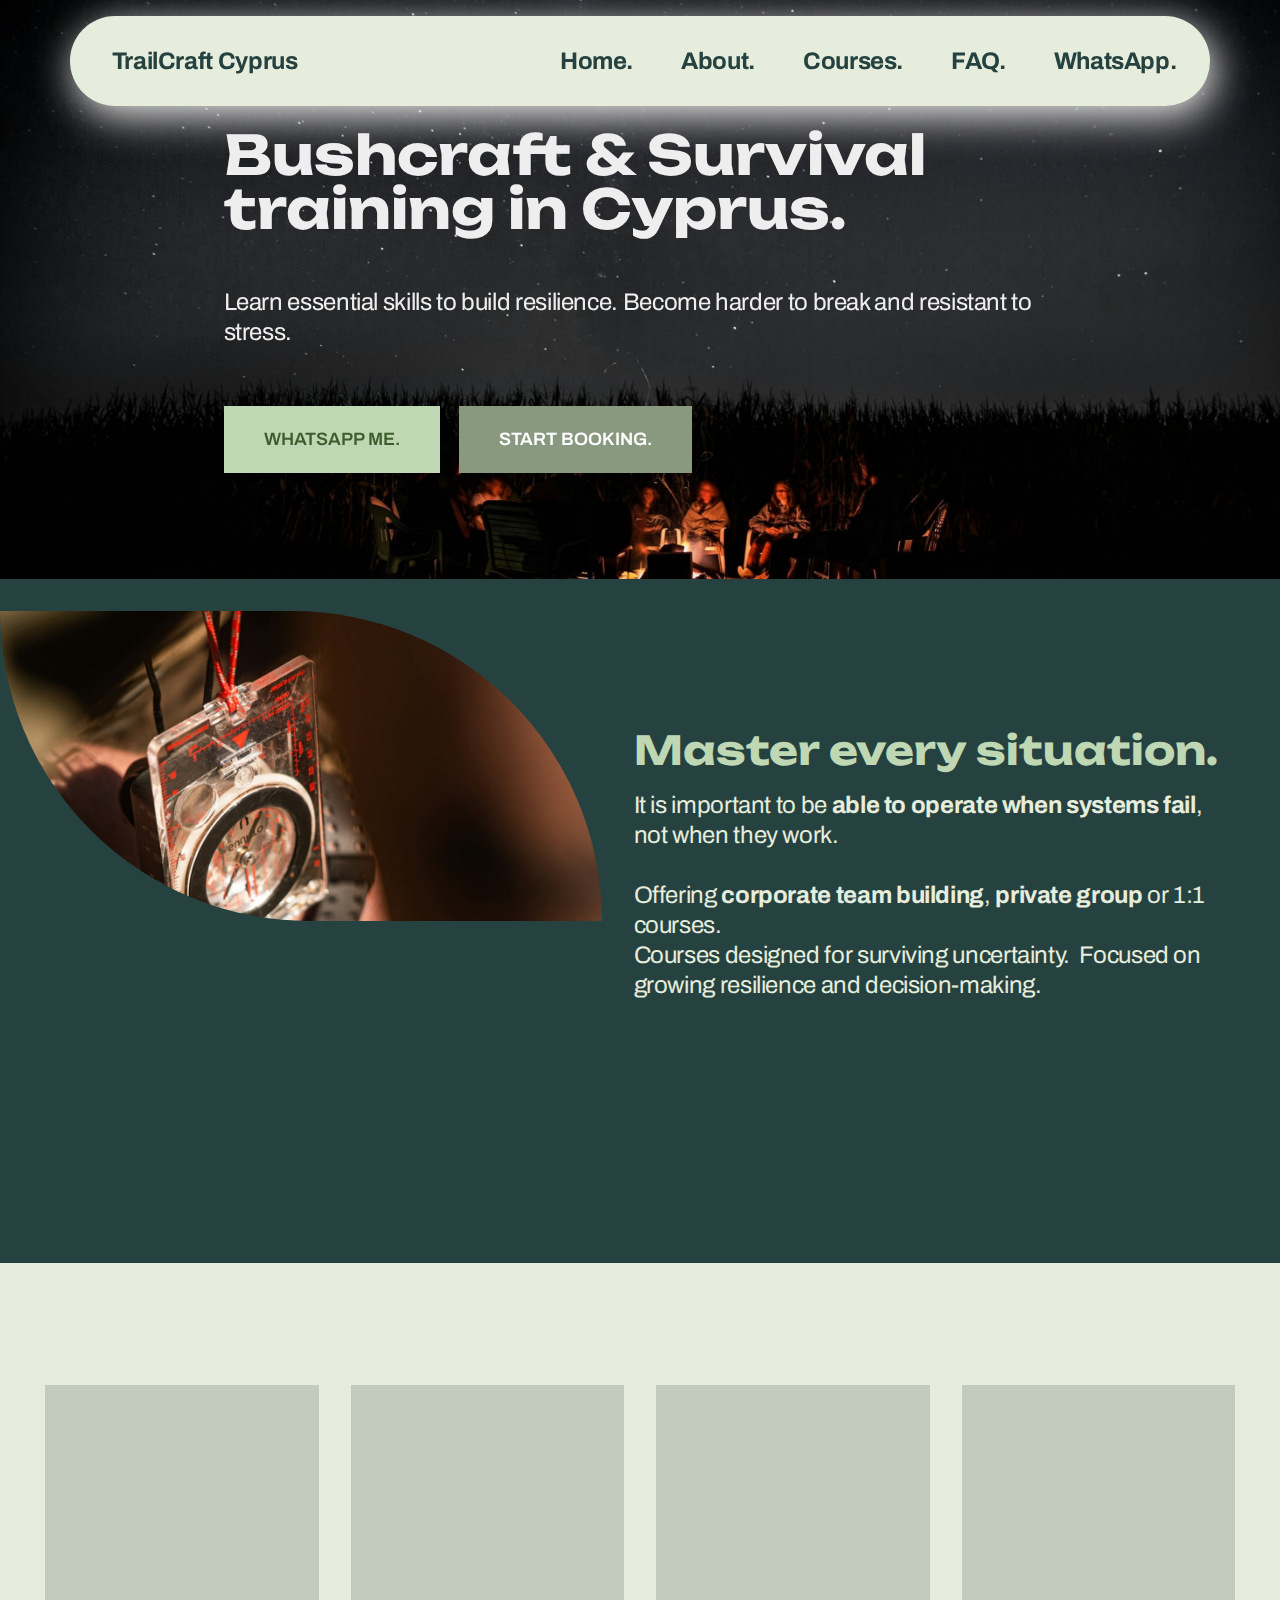
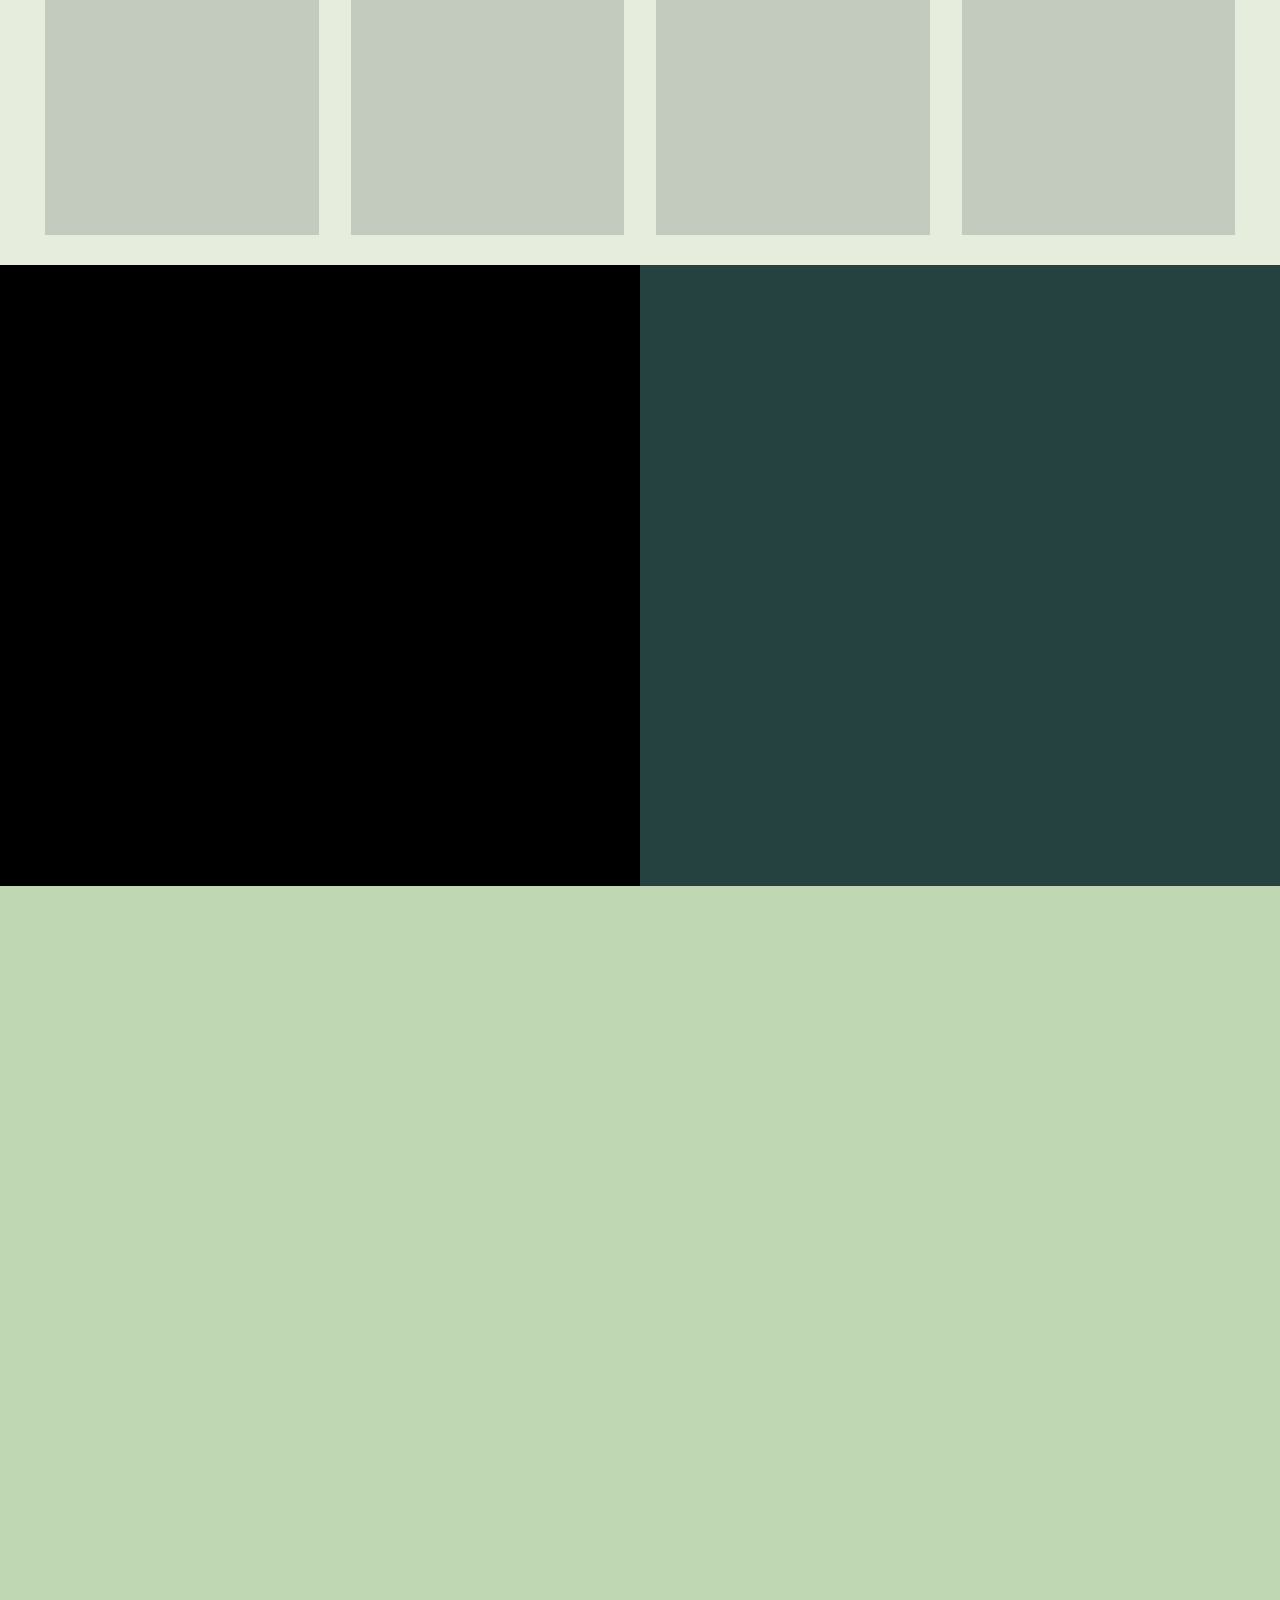
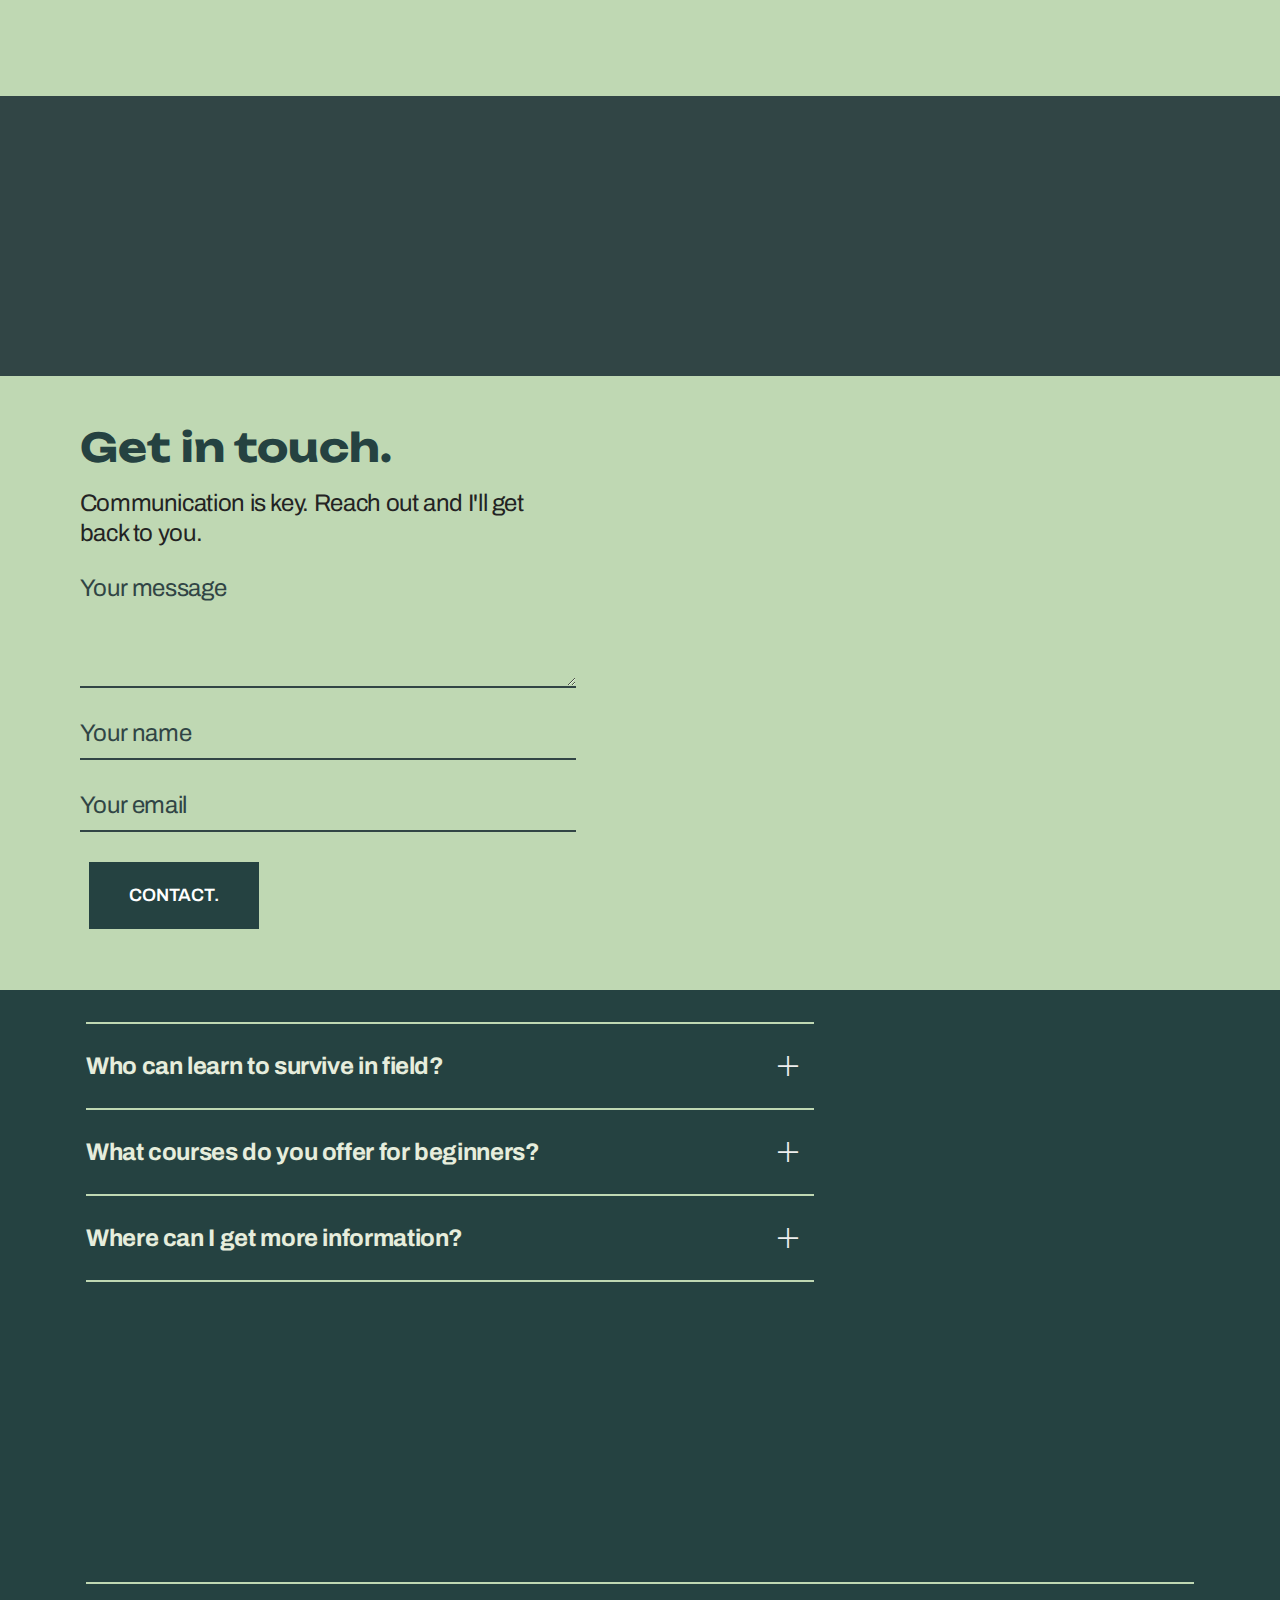
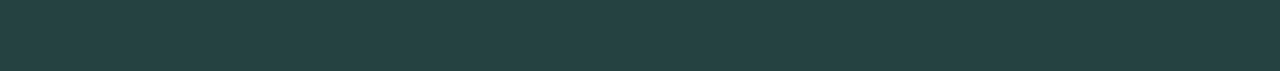
<file: Export/index.html>
<!DOCTYPE html>
<html  lang="en">
<head>
  
  <meta charset="UTF-8">
  <meta http-equiv="X-UA-Compatible" content="IE=edge">
  
  <meta name="twitter:card" content="summary_large_image"/>
  <meta name="twitter:image:src" content="assets/images/index-meta.png">
  <meta property="og:image" content="assets/images/index-meta.png">
  <meta name="twitter:title" content="TrailCraft Cyprus -  Learn survival and fieldcraft in cyprus.">
  <meta name="viewport" content="width=device-width, initial-scale=1, minimum-scale=1">
  <link rel="shortcut icon" href="assets/images/logo333x333-128x128-1.png" type="image/x-icon">
  <meta name="description" content="Bushcraft & survival training in Cyprus for individuals & corporate teams.
Hands-on courses focused on resilience, decision-making & essential outdoor skills.">
  
  
  <title>TrailCraft Cyprus -  Learn survival and fieldcraft in cyprus.</title>
  <link rel="stylesheet" href="assets/web/assets/mobirise-icons2/mobirise2.css">
  <link rel="stylesheet" href="assets/bootstrap/css/bootstrap.min.css">
  <link rel="stylesheet" href="assets/parallax/jarallax.css">
  <link rel="stylesheet" href="assets/animatecss/animate.css">
  <link rel="stylesheet" href="assets/popup-overlay-plugin/style.css">
  <link rel="stylesheet" href="assets/smart-cart/minicart-theme.css">
  <link rel="stylesheet" href="assets/dropdown/css/style.css">
  <link rel="stylesheet" href="assets/socicon/css/styles.css">
  <link rel="stylesheet" href="assets/theme/css/style.css">
  <link rel="preload" href="https://fonts.googleapis.com/css?family=Unbounded:200,300,400,500,600,700,800,900&display=swap" as="style" onload="this.onload=null;this.rel='stylesheet'">
  <noscript><link rel="stylesheet" href="https://fonts.googleapis.com/css?family=Unbounded:200,300,400,500,600,700,800,900&display=swap"></noscript>
  <link rel="preload" href="https://fonts.googleapis.com/css?family=Archivo:100,200,300,400,500,600,700,800,900,100i,200i,300i,400i,500i,600i,700i,800i,900i&display=swap" as="style" onload="this.onload=null;this.rel='stylesheet'">
  <noscript><link rel="stylesheet" href="https://fonts.googleapis.com/css?family=Archivo:100,200,300,400,500,600,700,800,900,100i,200i,300i,400i,500i,600i,700i,800i,900i&display=swap"></noscript>
  <link rel="preload" as="style" href="assets/mobirise/css/mbr-additional.css?v=bJyPio"><link rel="stylesheet" href="assets/mobirise/css/mbr-additional.css?v=bJyPio" type="text/css">

  
  
  
</head>
<body>
<script>var smartCartDefSettings = {"shopcart_top_offset":150,"side_offset":20,"site_width":1150,"shopcart_icon_color":"#ffffff","shopcart_back_color":"#14142b","shopcart_icon_size":50,"sc_count_color":"#14142b","sc_count_back_color":"#fedb01","sc_count_size":16,"buy_now":"Buy now","cart_title":"Your Cart","popup_button":"Add to Cart"};
                                </script>
  
  <section data-bs-version="5.1" class="menu menu1 animatem5 cid-v2fesKlwwv" once="menu" id="menu01-25">
	

	<nav class="navbar navbar-dropdown navbar-fixed-top navbar-expand-lg">
		<div class="container">
			<div class="navbar-brand">
				
				<span class="navbar-caption-wrap"><a class="navbar-caption text-primary display-7" href="index.html">TrailCraft Cyprus</a></span>
			</div>
			<button class="navbar-toggler" type="button" data-toggle="collapse" data-bs-toggle="collapse" data-target="#navbarSupportedContent" data-bs-target="#navbarSupportedContent" aria-controls="navbarNavAltMarkup" aria-expanded="false" aria-label="Toggle navigation">
				<div class="hamburger">
					<span></span>
					<span></span>
					<span></span>
					<span></span>
				</div>
			</button>
			<div class="collapse navbar-collapse" id="navbarSupportedContent">
				<ul class="navbar-nav nav-dropdown nav-right" data-app-modern-menu="true"><li class="nav-item">
						<a class="nav-link link text-primary display-7" href="index.html">Home.</a>
					</li>
					<li class="nav-item">
						<a class="nav-link link text-primary display-7" href="about.html" aria-expanded="false">About.</a>
					</li>
					<li class="nav-item"><a class="nav-link link text-primary display-7" href="courses.html">Courses.</a></li><li class="nav-item">
						<a class="nav-link link text-primary display-7" href="about.html#list01-1j">FAQ.</a>
					</li>
					<li class="nav-item">
						<a class="nav-link link text-primary display-7" href="https://wa.me/4917622359263">WhatsApp.</a>
					</li></ul>
				
				
			</div>
		</div>
	</nav>
</section>

<section data-bs-version="5.1" class="header01 divem5 cid-v23VUCO9TI mbr-parallax-background" id="header01-1c">
    

    
    

    <div class="container-fluid">
        <div class="row">
            <div class="col-12">
                <div class="title-wrapper">
                    <h1 class="mbr-section-title mbr-fonts-style display-1"><strong>Bushcraft &amp; Survival training in Cyprus.</strong></h1>
                    <p class="mbr-text mbr-fonts-style display-7">
                        Learn essential skills to build resilience. Become harder to break and resistant to stress.</p>
                    <div class="mbr-section-btn"><a class="btn btn-success display-4" href="https://wa.me/4917622359263">WHATSAPP ME.</a> <a class="btn btn-info display-4" href="courses.html#features02-21">START BOOKING.</a></div>
                </div>
            </div>
        </div>
    </div>
</section>

<section data-bs-version="5.1" class="article01 divem5 cid-tOpX6HwJoV" id="article01-6">
    

    
    

    <div class="container-fluid">
        <div class="row">
            <div class="col-12 col-lg-6 card">
                <div class="image-wrapper">
                    <img src="[data-uri]" alt="Compass" loading="lazy" class="lazyload" data-src="assets/images/hybrid-storytellers-xydaz-vls58-unsplash-1376x2064.webp">
                    <img src="[data-uri]" alt="Cyprus flag" loading="lazy" class="lazyload" data-src="assets/images/tim-mossholder-tyrp-uh7i-0-unsplash-1376x2064.webp">
                </div>
            </div>
            <div class="col-12 col-lg-6 card">
                <div class="title-wrapper">
                    <h2 class="mbr-section-title mbr-fonts-style display-2"><strong>Master every situation.</strong></h2>
                    <p class="mbr-text mbr-fonts-style display-7">It is important to be <strong>able to operate when systems fail</strong>, not when they work.&nbsp;<br><br>Offering <strong>corporate team building</strong>, <strong>private group</strong> or 1:1 courses.<br>Courses designed for surviving uncertainty.&nbsp; Focused on growing resilience and decision-making.&nbsp;</p>
                    <div class="mbr-section-btn"><a class="btn btn-success display-4" href="courses.html">SEE ALL COURSES.</a></div>
                </div>
            </div>
        </div>
    </div>
</section>

<section data-bs-version="5.1" class="features01 divem5 cid-tOpX45uxkV" id="features01-2">
    

    
    

    <div class="container-fluid">
        <div class="row">
            <div class="col-12">
                <div class="title-wrapper">
                    <h3 class="mbr-section-title mbr-fonts-style display-2"><strong>What to expect.</strong></h3>
                </div>
            </div>
            <div class="item features-image col-12 col-lg-3">
                <div class="item-wrapper">
                    <div class="item-img">
                        <img src="[data-uri]" alt="Picture of the sea of cyprus" loading="lazy" class="lazyload" data-src="assets/images/datingscout-3sditufm85m-unsplash-1376x1032.webp">
                        <h4 class="item-title mbr-fonts-style display-5">
                            Location <br>&amp; <br>Weather</h4>
                    </div>
                    <div class="mbr-section-btn"><a class="btn btn-secondary display-4" href="about.html#article04-2y">
                            READ NOW
                        </a></div>
                </div>
            </div>
            <div class="item features-image col-12 col-lg-3">
                <div class="item-wrapper">
                    <div class="item-img">
                        <img src="[data-uri]" alt="Cutting Wood with a knife" loading="lazy" class="lazyload" data-src="assets/images/markus-spiske-gzee8heapxy-unsplash-633x422.webp">
                        <h4 class="item-title mbr-fonts-style display-5">Necessity<br>&amp; <br>Gear</h4>
                    </div>
                    <div class="mbr-section-btn"><a class="btn btn-secondary display-4" href="about.html#article04-2y">
                            READ NOW
                        </a></div>
                </div>
            </div>
            <div class="item features-image col-12 col-lg-3">
                <div class="item-wrapper">
                    <div class="item-img">
                        <img src="[data-uri]" alt="group of hands" loading="lazy" class="lazyload" data-src="assets/images/shane-rounce-dnkonxqti3c-unsplash-633x956.webp">
                        <h4 class="item-title mbr-fonts-style display-5">
                            Language&nbsp;<br>&amp;<br>Culture<br></h4>
                    </div>
                    <div class="mbr-section-btn"><a class="btn btn-secondary display-4" href="about.html#article04-2y">
                            READ NOW
                        </a></div>
                </div>
            </div>
            <div class="item features-image col-12 col-lg-3">
                <div class="item-wrapper">
                    <div class="item-img">
                        <img src="[data-uri]" alt="Cactus flower" loading="lazy" class="lazyload" data-src="assets/images/tim-mossholder-tyrp-uh7i-0-unsplash-633x950.webp">
                        <h4 class="item-title mbr-fonts-style display-5">
                            Safety<br>&amp;<br>Insurance</h4>
                    </div>
                    <div class="mbr-section-btn"><a class="btn btn-secondary display-4" href="about.html#article04-2y">
                            READ NOW
                        </a></div>
                </div>
            </div>
        </div>
    </div>
</section>

<section data-bs-version="5.1" class="article04 divem5 cid-tOpX7nrL6l" id="article04-7">
    
    

    <div class="container-fluid">
        <div class="row">
            <div class="col-12 col-lg-6 card">
                <div class="image-wrapper">
                    <img src="[data-uri]" alt="Pavlos Batziakas" loading="lazy" class="lazyload" data-src="assets/images/image12.webp">
                </div>
            </div>
            <div class="col-12 col-lg-6 card">
                <div class="title-wrapper">
                    <h2 class="mbr-section-title mbr-fonts-style display-2">
                        <strong>My Story.</strong></h2>
                  
                    
                    <p class="mbr-text mbr-fonts-style display-4">Hey! I am Pavlos and founder of TrailCraft Cyprus, with over <strong>10 years of experience in bushcraft.</strong><br>Being in nature has always made me feel truly <strong>free</strong>. Much more, I grew&nbsp;<strong></strong>stress resilient. This is why I have decided to bring TrailCraft Cyprus to life.&nbsp;<br><br>Not only are my courses supposed to teach you survival, but they are specifically designed to <strong>grow your mental strength</strong>.<br></p>
                    <div class="mbr-section-btn"><a class="btn btn-warning display-4" href="about.html">MY PHILOSOPHY.</a></div>
                </div>
            </div>
        </div>
    </div>
</section>

<section data-bs-version="5.1" class="testimonials2 cid-v2fyEE2BqE" id="testimonials2-2j">
    
    
    
    
    <div class="container">
        <h2 class="mbr-section-title mbr-fonts-style align-center mb-4 display-2">
            <strong>Testimonials</strong>
        </h2>
        <div class="row justify-content-center">
            
            <div class="item features-without-image mb-5 col-12 col-md-3 active">
                <div class="item-wrapper">
                    <p class="mbr-text mbr-fonts-style mb-4 display-7">AAAAAAAAAAAAAAAAAAAAAAAAAAAAAAAAAAAAAAAAAAAAAAAAAAAAAAAAAAAA</p>
                    <div class="d-flex mb-md-0 mb-4">
                        <div class="image-wrapper">
                            <img src="[data-uri]" alt="" data-slide-to="1" data-bs-slide-to="1" loading="lazy" class="lazyload" data-src="assets/images/image3.webp">
                        </div>
                        <div class="text-wrapper">
                            <p class="name mbr-fonts-style mb-1 display-4">
                                <strong>Jessica Brown</strong>
                            </p>
                            
                        </div>
                    </div>
                </div>
            </div><div class="item features-without-image mb-5 col-12 col-md-3">
                <div class="item-wrapper">
                    <p class="mbr-text mbr-fonts-style mb-4 display-7">AAAAAAAAAAAAAAAAAAAAAAAAAAAAAAAAAAAAAAAAAAAAAAAAAAAAAAAAAAAA</p>
                    <div class="d-flex mb-md-0 mb-4">
                        <div class="image-wrapper">
                            <img src="[data-uri]" alt="" data-slide-to="2" data-bs-slide-to="2" loading="lazy" class="lazyload" data-src="assets/images/team1.webp">
                        </div>
                        <div class="text-wrapper">
                            <p class="name mbr-fonts-style mb-1 display-4">
                                <strong>Martin Smith</strong>
                            </p>
                            
                        </div>
                    </div>
                </div>
            </div><div class="item features-without-image mb-5 col-12 col-md-3">
                <div class="item-wrapper">
                    <p class="mbr-text mbr-fonts-style mb-4 display-7">AAAAAAAAAAAAAAAAAAAAAAAAAAAAAAAAAAAAAAAAAAAAAAAAAAAAAAAAAAAA</p>
                    <div class="d-flex mb-md-0 mb-4">
                        <div class="image-wrapper">
                            <img src="[data-uri]" alt="" data-slide-to="2" data-bs-slide-to="3" loading="lazy" class="lazyload" data-src="assets/images/team1.webp">
                        </div>
                        <div class="text-wrapper">
                            <p class="name mbr-fonts-style mb-1 display-4">
                                <strong>Martin Smith</strong>
                            </p>
                            
                        </div>
                    </div>
                </div>
            </div><div class="item features-without-image mb-5 col-12 col-md-3">
                <div class="item-wrapper">
                    <p class="mbr-text mbr-fonts-style mb-4 display-7">AAAAAAAAAAAAAAAAAAAAAAAAAAAAAAAAAAAAAAAAAAAAAAAAAAAAAAAAAAAA</p>
                    <div class="d-flex mb-md-0 mb-4">
                        <div class="image-wrapper">
                            <img src="[data-uri]" alt="" data-slide-to="3" data-bs-slide-to="4" loading="lazy" class="lazyload" data-src="assets/images/image11-1.webp">
                        </div>
                        <div class="text-wrapper">
                            <p class="name mbr-fonts-style mb-1 display-4">
                                <strong>Jessica Brown</strong>
                            </p>
                            
                        </div>
                    </div>
                </div>
            </div>
        </div>
    </div>
</section>

<section data-bs-version="5.1" class="slider05 mbr-embla divem5 cid-v2toHFx0oQ" id="slider05-46">
    
    

    <div class="container-fluid">
        <div class="row">
            <div class="col-12">
                <div class="title-wrapper">
                    <h2 class="mbr-section-title mbr-fonts-style display-2">
                        <strong>The beauty of Cyprus.</strong></h2>
                    
                </div>
            </div>
            <div class="col-12">
                <div class="embla" data-skip-snaps="true" data-align="center" data-contain-scroll="trimSnaps" data-loop="true" data-auto-play="true" data-auto-play-interval="6" data-draggable="true">
                    <div class="embla__viewport">
                        <div class="embla__container">
                            
                            <div class="embla__slide slider-image item active" style="margin-left: 8rem; margin-right: 8rem;">
                                <div class="slide-content">
                                    <div class="item-wrapper">
                                        <div class="item-img">
                                            <img src="[data-uri]" alt="Cyprus landscape tree" data-slide-to="0" data-bs-slide-to="0" loading="lazy" class="lazyload" data-src="assets/images/klavs-taimins-rzvr84r1s8e-unsplash-2000x1500.webp">
                                        </div>
                                    </div>
                                </div>
                            </div>
                            
                            <div class="embla__slide slider-image item" style="margin-left: 8rem; margin-right: 8rem;">
                                <div class="slide-content">
                                    <div class="item-wrapper">
                                        <div class="item-img">
                                            <img src="[data-uri]" alt="" data-bs-slide-to="1" data-slide-to="1" loading="lazy" class="lazyload" data-src="assets/images/crispin-jones-ecezc4w2rxe-unsplash-896x596.webp">
                                        </div>
                                    </div>
                                </div>
                            </div><div class="embla__slide slider-image item" style="margin-left: 8rem; margin-right: 8rem;">
                                <div class="slide-content">
                                    <div class="item-wrapper">
                                        <div class="item-img">
                                            <img src="[data-uri]" alt="Cyprus sea shore" data-bs-slide-to="2" data-slide-to="2" loading="lazy" class="lazyload" data-src="assets/images/dylan-sosso-dkun2-2tndq-unsplash-1631x2039.webp">
                                        </div>
                                    </div>
                                </div>
                            </div><div class="embla__slide slider-image item" style="margin-left: 8rem; margin-right: 8rem;">
                                <div class="slide-content">
                                    <div class="item-wrapper">
                                        <div class="item-img">
                                            <img src="[data-uri]" alt="Forest survival shelter" data-slide-to="3" data-bs-slide-to="3" loading="lazy" class="lazyload" data-src="assets/images/caspian-dahlstrom-fad9vfczgaq-unsplash-1091x614.webp">
                                        </div>
                                    </div>
                                </div>
                            </div><div class="embla__slide slider-image item" style="margin-left: 8rem; margin-right: 8rem;">
                                <div class="slide-content">
                                    <div class="item-wrapper">
                                        <div class="item-img">
                                            <img src="[data-uri]" alt="Cyprus diving experience" data-bs-slide-to="4" data-slide-to="4" loading="lazy" class="lazyload" data-src="assets/images/background3.webp">
                                        </div>
                                    </div>
                                </div>
                            </div><div class="embla__slide slider-image item" style="margin-left: 8rem; margin-right: 8rem;">
                                <div class="slide-content">
                                    <div class="item-wrapper">
                                        <div class="item-img">
                                            <img src="[data-uri]" alt="Cyprus landscpe mountain" data-bs-slide-to="5" data-slide-to="5" loading="lazy" class="lazyload" data-src="assets/images/iam-os-m-axck1yvis-unsplash-2400x1600.webp">
                                        </div>
                                    </div>
                                </div>
                            </div><div class="embla__slide slider-image item" style="margin-left: 8rem; margin-right: 8rem;">
                                <div class="slide-content">
                                    <div class="item-wrapper">
                                        <div class="item-img">
                                            <img src="[data-uri]" alt="Cyprus sea from birdseye" data-bs-slide-to="6" data-slide-to="6" loading="lazy" class="lazyload" data-src="assets/images/datingscout-3sditufm85m-unsplash-1376x1032.webp">
                                        </div>
                                    </div>
                                </div>
                            </div><div class="embla__slide slider-image item" style="margin-left: 8rem; margin-right: 8rem;">
                                <div class="slide-content">
                                    <div class="item-wrapper">
                                        <div class="item-img">
                                            <img src="[data-uri]" alt="Cyprus rocks view on sea" data-bs-slide-to="7" data-slide-to="7" loading="lazy" class="lazyload" data-src="assets/images/havva-yilmaz-6y6no1aldyq-unsplash-1453x2172.webp">
                                        </div>
                                    </div>
                                </div>
                            </div><div class="embla__slide slider-image item" style="margin-left: 8rem; margin-right: 8rem;">
                                <div class="slide-content">
                                    <div class="item-wrapper">
                                        <div class="item-img">
                                            <img src="[data-uri]" alt="" data-bs-slide-to="8" data-slide-to="8" loading="lazy" class="lazyload" data-src="assets/images/alberto-frias-in0jrjqxkhm-unsplash-1376x917.webp">
                                        </div>
                                    </div>
                                </div>
                            </div><div class="embla__slide slider-image item" style="margin-left: 8rem; margin-right: 8rem;">
                                <div class="slide-content">
                                    <div class="item-wrapper">
                                        <div class="item-img">
                                            <img src="[data-uri]" alt="" data-bs-slide-to="9" data-slide-to="9" loading="lazy" class="lazyload" data-src="assets/images/dannyel-spasov-pyiihtxabrc-unsplash-1376x1033.webp">
                                        </div>
                                    </div>
                                </div>
                            </div><div class="embla__slide slider-image item" style="margin-left: 8rem; margin-right: 8rem;">
                                <div class="slide-content">
                                    <div class="item-wrapper">
                                        <div class="item-img">
                                            <img src="[data-uri]" alt="" data-bs-slide-to="10" data-slide-to="10" loading="lazy" class="lazyload" data-src="assets/images/kaylee-eden-dq6f55agfu8-unsplash-1376x917.webp">
                                        </div>
                                    </div>
                                </div>
                            </div>
                        </div>
                    </div>
                    <button class="embla__button embla__button--prev">
                        <span class="mbr-iconfont mobi-mbri-left mobi-mbri" aria-hidden="true"></span>
                        <span class="sr-only visually-hidden visually-hidden visually-hidden">Previous</span>
                    </button>
                    <button class="embla__button embla__button--next">
                        <span class="mbr-iconfont mobi-mbri-right mobi-mbri" aria-hidden="true"></span>
                        <span class="sr-only visually-hidden visually-hidden visually-hidden">Next</span>
                    </button>
                </div>
            </div>
        </div>
    </div>
</section>

<section data-bs-version="5.1" class="form01 divem5 cid-tOpX8yznNC" id="form01-9">
    

    
    

    <div class="container">
        <div class="row flex-row-reverse">
            <div class="col-12 col-lg-6 card">
                <div class="image-wrapper">
                    <img src="[data-uri]" alt="Person talking" loading="lazy" class="lazyload" data-src="assets/images/priscilla-du-preez-7s3bir6hatu-unsplash-633x422.webp">
                </div>
            </div>
            <div class="col-12 col-lg-6 mbr-form card form-wrapper" data-form-type="formoid">
                <form action="https://mobirise.eu/" method="POST" class="mbr-form form-with-styler" data-form-title="Form Name"><input type="hidden" name="email" data-form-email="true" value="sy9e4QbqCyTCYDXd1aHWFsOzwvz5Ud0LazToDyM+p89GJ56rX30vJlMLFv03nXOC6SMrrXdE8h0zHRWyBUWvLTUO9rE7oakucPh/EHl9ecbVYaHsVsNsFyHWXNOIQviY.Nc+n64CbZ3bNDLM7YpdRY95QOZ1aOyVQaGNNaZV4oKB01UjFzfwi1nzXx/0O+TZxzFBkKlYFLWfcgslrWGch+hpn7kUlz5EmTG8T/6Nq/S3Ls0092vn8am61u5nAHdwd">
                    <div class="row">
                        <div hidden="hidden" data-form-alert="" class="alert alert-success col-12">Thanks for filling out the form! I will contact you soon.</div>
                        <div hidden="hidden" data-form-alert-danger="" class="alert alert-danger col-12"> Oops...! some
                            problem!
                        </div>
                    </div>
                    <div class="dragArea row">
                        <div class="col-lg-12 col-md-12 col-sm-12">
                            <h2 class="mbr-section-title mbr-fonts-style display-2"><strong>
                                Get in touch.</strong></h2>
                        </div>
                        <div class="col-lg-12 col-md-12 col-sm-12">
                            <p class="mbr-fonts-style display-7">Communication is key. Reach out and I'll get back to you.</p>
                        </div>
                        <div data-for="textarea" class="col-lg-12 col-md-12 col-sm-12 form-group mb-3">
                            <textarea name="textarea" placeholder="Your message" data-form-field="textarea" class="form-control display-4" id="textarea-form01-9"></textarea>
                        </div>
                        <div data-for="name" class="col-lg-12 col-md-12 col-sm-12 form-group mb-3" style="">
                            <input type="text" name="name" placeholder="Your name" data-form-field="name" class="form-control display-4" value="" id="name-form01-9">
                        </div>
                        <div class="col-lg-12 col-md-12 col-sm-12 form-group mb-3" data-for="email">
                            <input type="email" name="email" placeholder="Your email" data-form-field="email" class="form-control display-4" value="" id="email-form01-9">
                        </div>
                        <div class="col-md-auto col mbr-section-btn"><button type="submit" class="btn btn-primary display-4">CONTACT.<br></button></div>
                    </div>
                </form>
            </div>
        </div>
    </div>
</section>

<section data-bs-version="5.1" class="list01 divem5 cid-tOpXaCAVPF" id="list01-b">
    
    

    <div class="container">
        <div class="row flex-row-reverse">
            <div class="col-12 col-lg-4">
                <div class="title-wrapper">
                    <h2 class="mbr-section-title mbr-fonts-style display-2">
                        <strong>FAQ.</strong></h2>
                </div>
            </div>
            <div class="col-12 col-lg-8">
                <div id="bootstrap-accordion_8" class="panel-group accordionStyles accordion" role="tablist" aria-multiselectable="true">
                    <div class="card">
                        <div class="card-header" role="tab" id="headingOne">
                            <a role="button" class="panel-title collapsed" data-toggle="collapse" data-bs-toggle="collapse" data-core="" href="#collapse1_8" aria-expanded="false" aria-controls="collapse1">
                                <h4 class="panel-title-edit mbr-fonts-style display-7">
                                    <strong>Who can learn to survive in field?</strong>
                                </h4>
                                <span class="sign mbr-iconfont mobi-mbri-plus mobi-mbri"></span>
                            </a>
                        </div>
                        <div id="collapse1_8" class="panel-collapse noScroll collapse" role="tabpanel" aria-labelledby="headingOne" data-parent="#accordion" data-bs-parent="#bootstrap-accordion_8">
                            <div class="panel-body">
                                <p class="mbr-fonts-style panel-text display-4">The offer is accessible to almost everyone! As long as you're in good health and have a
                                    basic level of fitness, you can participate. However, certain medical conditions
                                    might require a doctor's clearance.
                                <br>Beginners and kids are welcome, just let us know when booking, so we can discuss the details.</p>
                            </div>
                        </div>
                    </div>
                    <div class="card">
                        <div class="card-header" role="tab" id="headingTwo">
                            <a role="button" class="panel-title collapsed" data-toggle="collapse" data-bs-toggle="collapse" data-core="" href="#collapse2_8" aria-expanded="false" aria-controls="collapse2">
                                <h4 class="panel-title-edit mbr-fonts-style display-7">
                                    <strong>What courses do you offer for beginners?</strong>
                                </h4>
                                <span class="sign mbr-iconfont mobi-mbri-plus mobi-mbri"></span>
                            </a>
                        </div>
                        <div id="collapse2_8" class="panel-collapse noScroll collapse" role="tabpanel" aria-labelledby="headingTwo" data-parent="#accordion" data-bs-parent="#bootstrap-accordion_8">
                            <div class="panel-body">
                                <p class="mbr-fonts-style panel-text display-4">TrailCraft offers tailored experiences depending on skill level, but all courses are designed so complete beginners can participate safely. </p>
                            </div>
                        </div>
                    </div>
                    <div class="card">
                        <div class="card-header" role="tab" id="headingThree">
                            <a role="button" class="panel-title collapsed" data-toggle="collapse" data-bs-toggle="collapse" data-core="" href="#collapse3_8" aria-expanded="false" aria-controls="collapse3">
                                <h4 class="panel-title-edit mbr-fonts-style display-7">
                                    <strong>Where can I get more information?</strong></h4>
                                <span class="sign mbr-iconfont mobi-mbri-plus mobi-mbri"></span>
                            </a>
                        </div>
                        <div id="collapse3_8" class="panel-collapse noScroll collapse" role="tabpanel" aria-labelledby="headingThree" data-parent="#accordion" data-bs-parent="#bootstrap-accordion_8">
                            <div class="panel-body">
                                <p class="mbr-fonts-style panel-text display-4">
                                    Check the extensive FAQ on the "About" page for more detailed information. <br>Questions like "What gear do I need to bring?" and more explanations about the courses are covered there.</p>
                            </div>
                        </div>
                    </div>
                    
                    
                    
                </div>
            </div>
        </div>
    </div>
</section>

<section data-bs-version="5.1" class="footer01 divem5 cid-tOpXa6zuDT" once="footers" id="footer01-a">
    

    
    

    <div class="container">
        <div class="row">
            <div class="col-12 col-lg-4 card">
                <div class="title-wrapper">
                    <h2 class="mbr-section-title mbr-fonts-style display-2">
                        <strong>Follow me.</strong></h2>
                    
                    <div class="social-wrapper">
                        <div class="soc-wrap">
                            <div class="soc-item">
                                <a href="https://www.facebook.com/LeonidasTyron">
                                    <span class="mbr-iconfont socicon-facebook socicon"></span>
                                </a>
                            </div>
                            <div class="soc-item">
                                <a href="mailto:pavlos.batziakas@cyprec.com">
                                    <span class="mbr-iconfont socicon-mail socicon"></span>
                                </a>
                            </div>
                            <div class="soc-item">
                                <a href="https://wa.me/4917622359263">
                                    <span class="mbr-iconfont socicon-whatsapp socicon"></span>
                                </a>
                            </div>
                            
                        </div>
                    </div>
                </div>
            </div>
            
            <div class="col-12">
                <div class="copy-wrapper">
                    
                    <p class="mbr-copy mbr-fonts-style display-4">
                        © Copyright 2030 TrailCraft Cyprus. Designed by <a href="https://zukunftsberatung.xyz" class="text-success" target="_blank">zukunftsberatung.xyz</a></p>
                </div>
            </div>
        </div>
    </div>
</section>


<script src="assets/bootstrap/js/bootstrap.bundle.min.js"></script>
  <script src="assets/parallax/jarallax.js"></script>
  <script src="assets/smoothscroll/smooth-scroll.js"></script>
  <script src="assets/ytplayer/index.js"></script>
  <script src="assets/smart-cart/minicart.js"></script>
  <script src="assets/smart-cart/minicart-customizer.js"></script>
  <script src="assets/dropdown/js/navbar-dropdown.js"></script>
  <script src="assets/embla/embla.min.js"></script>
  <script src="assets/embla/script.js"></script>
  <script src="assets/mbr-switch-arrow/mbr-switch-arrow.js"></script>
  <script src="assets/theme/js/script.js"></script>
  <script src="assets/formoid/formoid.min.js"></script>
  
  
  
 <div id="scrollToTop" class="scrollToTop mbr-arrow-up"><a style="text-align: center;"><i class="mbr-arrow-up-icon mbr-arrow-up-icon-cm cm-icon cm-icon-smallarrow-up"></i></a></div>
    <input name="animation" type="hidden">
  <script>"use strict";if("loading"in HTMLImageElement.prototype){document.querySelectorAll('img[loading="lazy"]').forEach(e=>{e.src=e.dataset.src;if(e.getAttribute("style")){e.setAttribute("data-temp-style",e.getAttribute("style"))};if(e.getAttribute("data-aspectratio")){e.style.paddingTop=100*e.getAttribute("data-aspectratio")+"%";e.style.height=0;}e.onload=function(){if(e.getAttribute("data-temp-style")){e.setAttribute("style", e.getAttribute("data-temp-style"))}else{e.removeAttribute("style")};e.removeAttribute("data-temp-style")}})}else{const e=document.createElement("script");e.src="https://cdnjs.cloudflare.com/ajax/libs/lazysizes/5.1.2/lazysizes.min.js";document.body.appendChild(e)}</script>
</body>
</html>
</file>
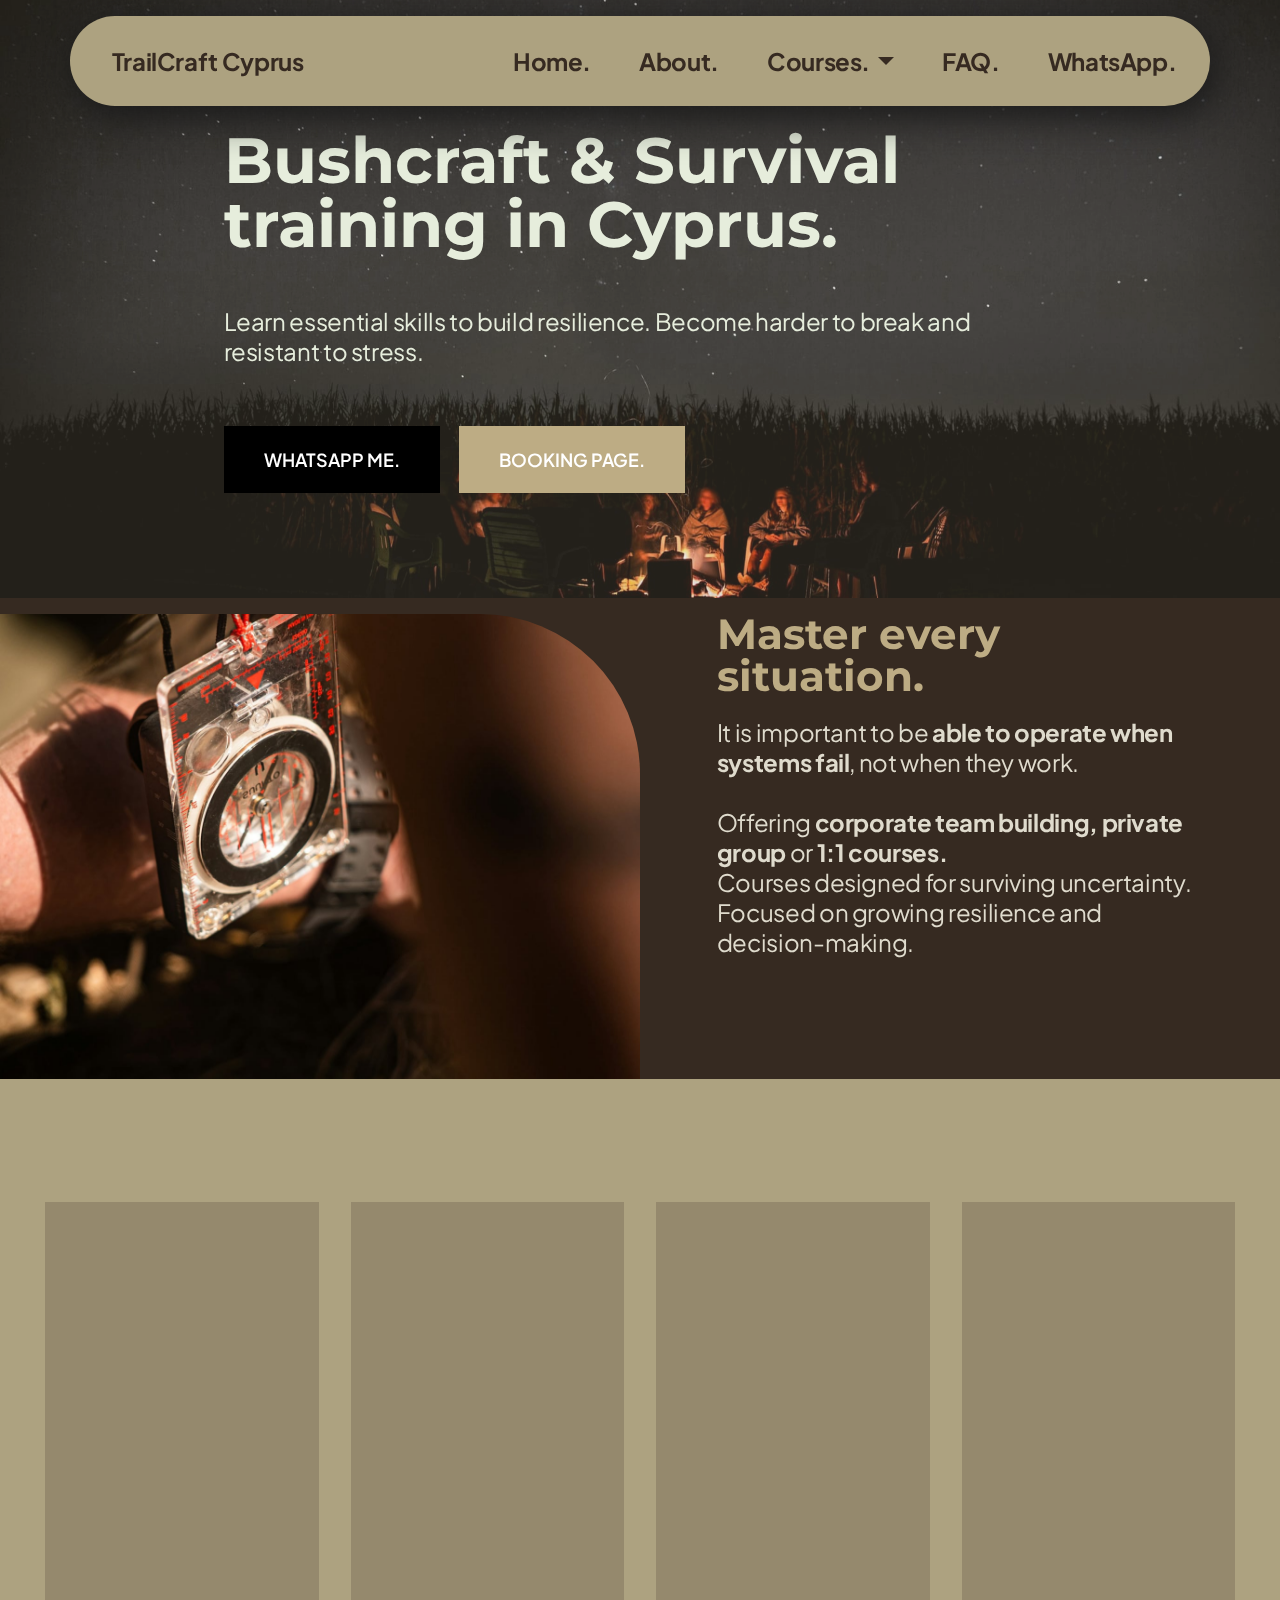
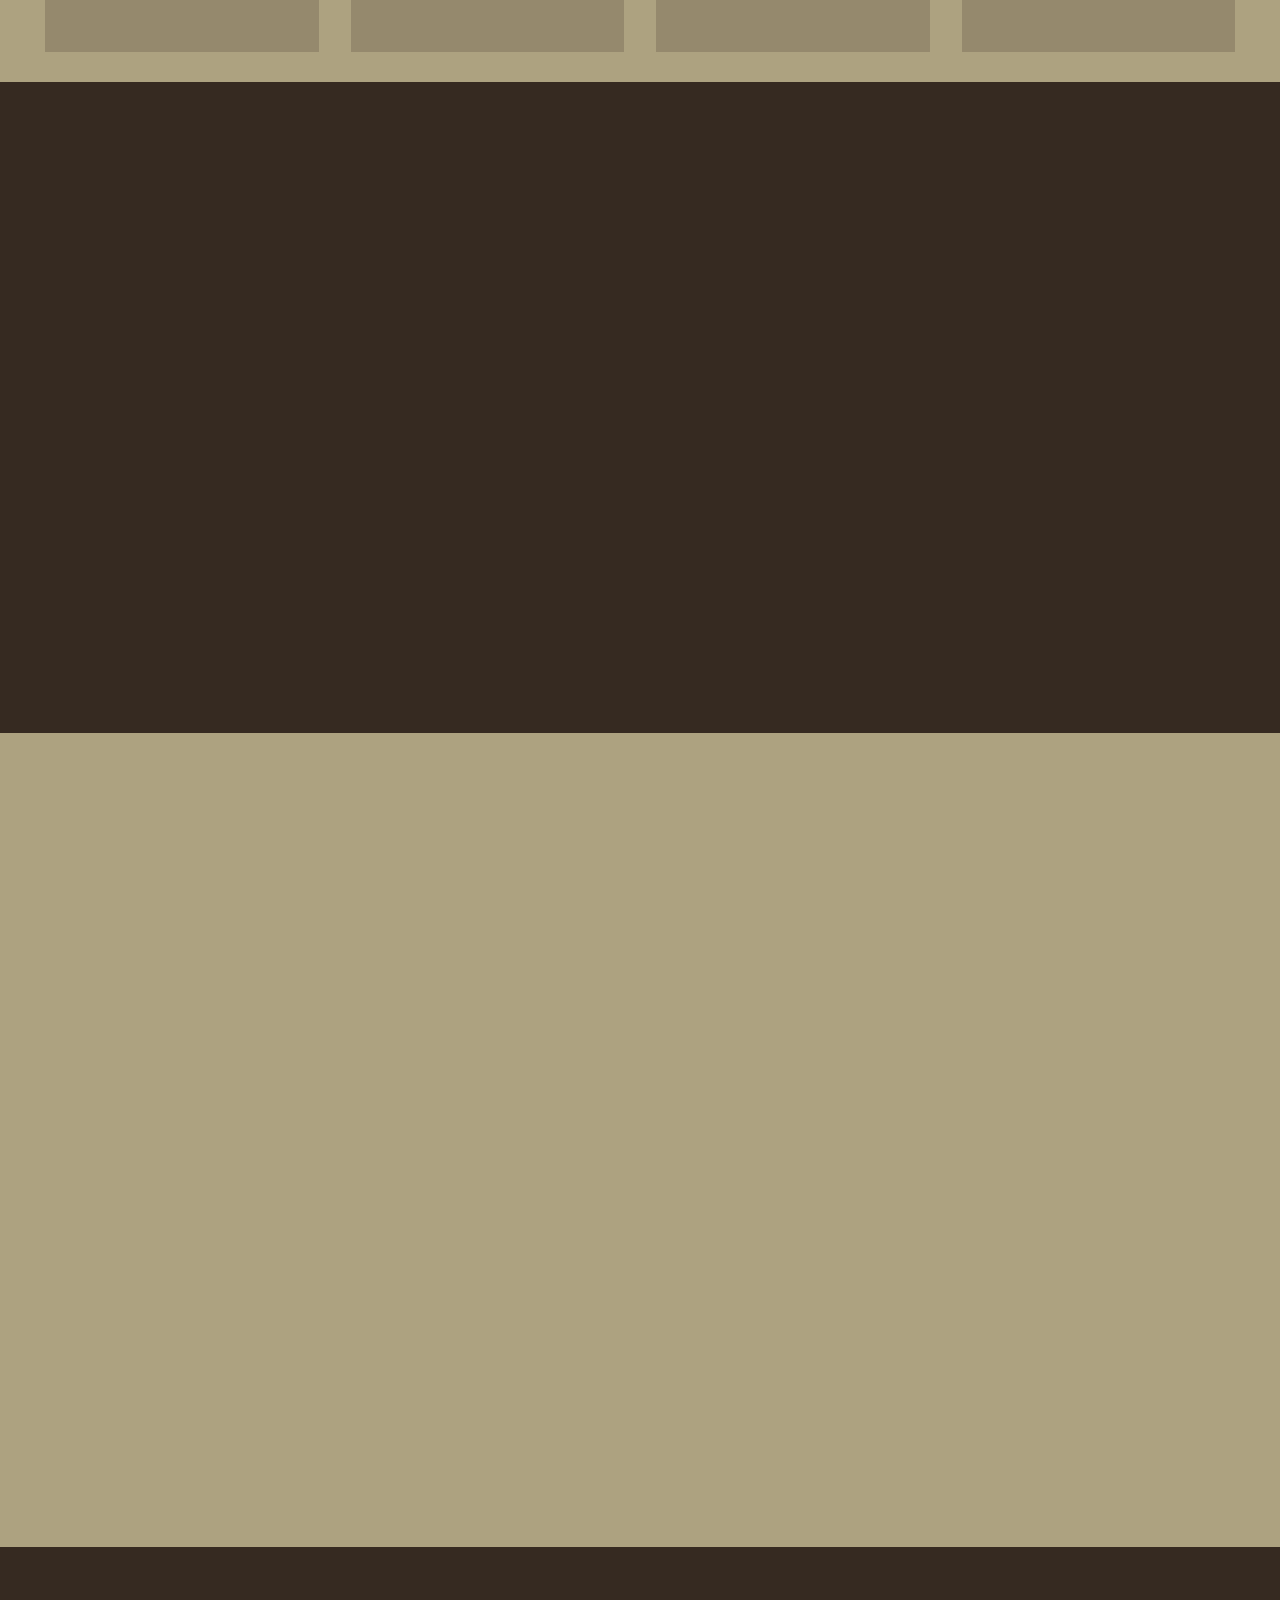
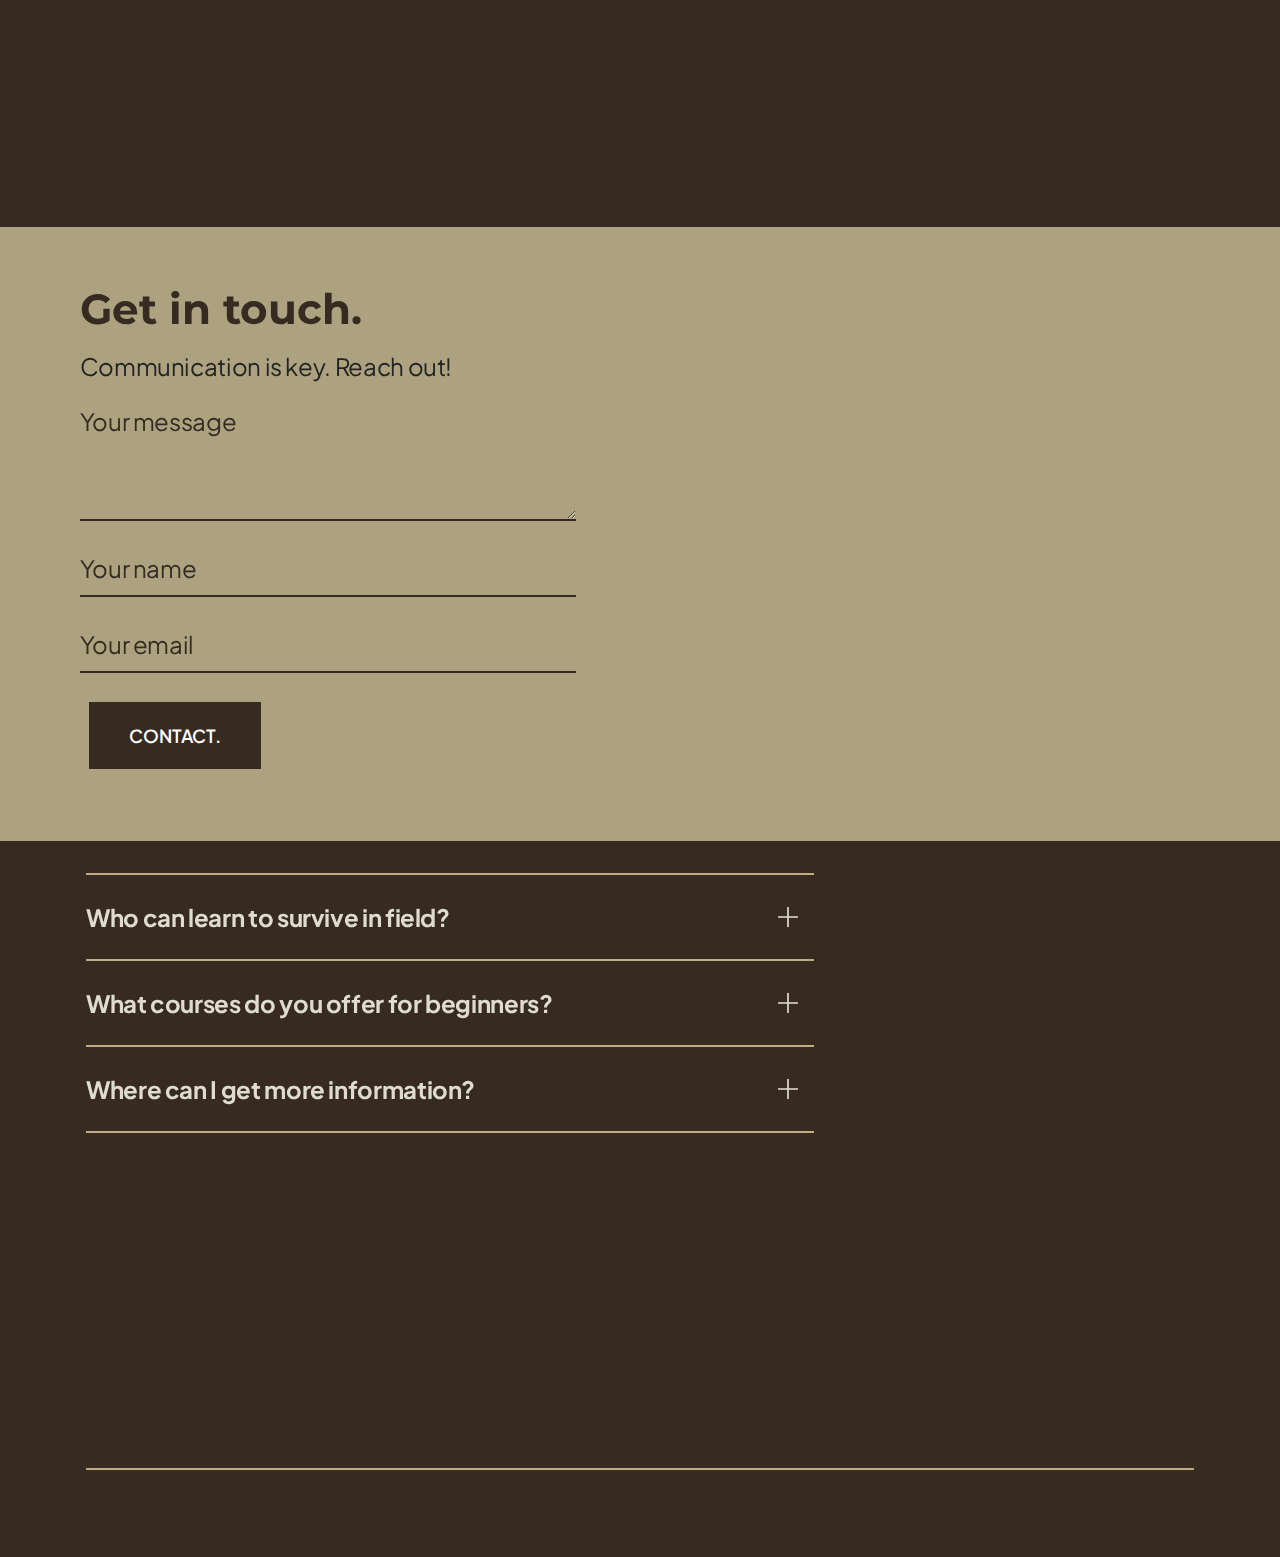
<file: Export_braun/index.html>
<!DOCTYPE html>
<html  lang="en">
<head>
  
  <meta charset="UTF-8">
  <meta http-equiv="X-UA-Compatible" content="IE=edge">
  
  <meta name="twitter:card" content="summary_large_image"/>
  <meta name="twitter:image:src" content="assets/images/index-meta.png">
  <meta property="og:image" content="assets/images/index-meta.png">
  <meta name="twitter:title" content="TrailCraft Cyprus -  Homepage.">
  <meta name="viewport" content="width=device-width, initial-scale=1, minimum-scale=1">
  <link rel="shortcut icon" href="assets/images/logo333x333-128x128-1.png" type="image/x-icon">
  <meta name="description" content="Bushcraft & survival training in Cyprus for individuals & corporate teams.
Hands-on courses focused on resilience, decision-making & essential outdoor skills.">
  
  
  <title>TrailCraft Cyprus -  Homepage.</title>
  <link rel="stylesheet" href="assets/web/assets/mobirise-icons2/mobirise2.css">
  <link rel="stylesheet" href="assets/bootstrap/css/bootstrap.min.css">
  <link rel="stylesheet" href="assets/parallax/jarallax.css">
  <link rel="stylesheet" href="assets/animatecss/animate.css">
  <link rel="stylesheet" href="assets/popup-overlay-plugin/style.css">
  <link rel="stylesheet" href="assets/smart-cart/minicart-theme.css">
  <link rel="stylesheet" href="assets/dropdown/css/style.css">
  <link rel="stylesheet" href="assets/socicon/css/styles.css">
  <link rel="stylesheet" href="assets/theme/css/style.css">
  <link rel="preload" href="https://fonts.googleapis.com/css?family=Montserrat:100,200,300,400,500,600,700,800,900,100i,200i,300i,400i,500i,600i,700i,800i,900i&display=swap" as="style" onload="this.onload=null;this.rel='stylesheet'">
  <noscript><link rel="stylesheet" href="https://fonts.googleapis.com/css?family=Montserrat:100,200,300,400,500,600,700,800,900,100i,200i,300i,400i,500i,600i,700i,800i,900i&display=swap"></noscript>
  <link rel="preload" href="https://fonts.googleapis.com/css?family=Plus+Jakarta+Sans:200,300,400,500,600,700,800,200i,300i,400i,500i,600i,700i,800i&display=swap" as="style" onload="this.onload=null;this.rel='stylesheet'">
  <noscript><link rel="stylesheet" href="https://fonts.googleapis.com/css?family=Plus+Jakarta+Sans:200,300,400,500,600,700,800,200i,300i,400i,500i,600i,700i,800i&display=swap"></noscript>
  <link rel="preload" as="style" href="assets/mobirise/css/mbr-additional.css?v=J6XENs"><link rel="stylesheet" href="assets/mobirise/css/mbr-additional.css?v=J6XENs" type="text/css">

  
  
  
</head>
<body>
<script>var smartCartDefSettings = {"shopcart_top_offset":150,"side_offset":20,"site_width":1150,"shopcart_icon_color":"#ffffff","shopcart_back_color":"#14142b","shopcart_icon_size":50,"sc_count_color":"#14142b","sc_count_back_color":"#fedb01","sc_count_size":16,"buy_now":"Buy now","cart_title":"Your Cart","popup_button":"Add to Cart"};
                                </script>
  
  <section data-bs-version="5.1" class="menu menu1 animatem5 cid-v2fesKlwwv" once="menu" id="menu01-25">
	

	<nav class="navbar navbar-dropdown navbar-fixed-top navbar-expand-lg">
		<div class="container">
			<div class="navbar-brand">
				
				<span class="navbar-caption-wrap"><a class="navbar-caption text-primary display-7" href="index.html">TrailCraft Cyprus</a></span>
			</div>
			<button class="navbar-toggler" type="button" data-toggle="collapse" data-bs-toggle="collapse" data-target="#navbarSupportedContent" data-bs-target="#navbarSupportedContent" aria-controls="navbarNavAltMarkup" aria-expanded="false" aria-label="Toggle navigation">
				<div class="hamburger">
					<span></span>
					<span></span>
					<span></span>
					<span></span>
				</div>
			</button>
			<div class="collapse navbar-collapse" id="navbarSupportedContent">
				<ul class="navbar-nav nav-dropdown nav-right" data-app-modern-menu="true"><li class="nav-item">
						<a class="nav-link link text-primary display-7" href="index.html">Home.</a>
					</li>
					<li class="nav-item">
						<a class="nav-link link text-primary display-7" href="about.html" aria-expanded="false">About.</a>
					</li>
					<li class="nav-item dropdown"><a class="nav-link link text-primary dropdown-toggle show display-7" href="courses.html" data-toggle="dropdown-submenu" data-bs-toggle="dropdown" data-bs-auto-close="outside" aria-expanded="false">Courses.</a><div class="dropdown-menu show" aria-labelledby="dropdown-394" data-bs-popper="none"><a class="text-primary dropdown-item display-7" href="courses.html"><strong>Courses overview.</strong></a><a class="text-primary dropdown-item display-7" href="b2b.html"><strong>Corporate events.</strong></a><a class="text-primary dropdown-item display-7" href="B2C.html"><strong>Private courses.</strong></a></div></li><li class="nav-item">
						<a class="nav-link link text-primary display-7" href="about.html#list01-1j">FAQ.</a>
					</li>
					<li class="nav-item">
						<a class="nav-link link text-primary display-7" href="https://wa.me/4917622359263">WhatsApp.</a>
					</li></ul>
				
				
			</div>
		</div>
	</nav>
</section>

<section data-bs-version="5.1" class="header01 divem5 cid-v23VUCO9TI mbr-parallax-background" id="header01-1c">
    

    
    <div class="mbr-overlay" style="opacity: 0.2; background-color: rgb(173, 162, 128);"></div>

    <div class="container-fluid">
        <div class="row">
            <div class="col-12">
                <div class="title-wrapper">
                    <h1 class="mbr-section-title mbr-fonts-style display-1"><strong>Bushcraft &amp; Survival training in Cyprus.</strong></h1>
                    <p class="mbr-text mbr-fonts-style display-7">
                        Learn essential skills to build resilience. Become harder to break and resistant to stress.</p>
                    <div class="mbr-section-btn"><a class="btn btn-secondary display-4" href="https://wa.me/4917622359263">WHATSAPP ME.</a> <a class="btn btn-success display-4" href="courses.html#features02-21">BOOKING PAGE.</a></div>
                </div>
            </div>
        </div>
    </div>
</section>

<section data-bs-version="5.1" class="article06 divem5 cid-v35oXU1qpE" id="article06-49">
    
    

    <div class="container-fluid">
        <div class="row">
            <div class="col-12 col-lg-6 card">
                <div class="image-wrapper">
                    <img src="[data-uri]" alt="compass" loading="lazy" class="lazyload" data-src="assets/images/hybrid-storytellers-xydaz-vls58-unsplash-1376x2064.webp">
                </div>
            </div>
            <div class="col-12 col-lg-6 card">
                <div class="title-wrapper">
                    <h2 class="mbr-section-title mbr-fonts-style display-2"><strong>Master every situation.</strong></h2>
                    <p class="mbr-text mbr-fonts-style display-7">It is important to be <strong>able to operate when systems fail</strong>, not when they work. 
<br>
<br>Offering <strong>corporate team building, private group </strong>or<strong> 1:1 courses.
</strong><br>Courses designed for surviving uncertainty.  Focused on growing resilience and decision-making.&nbsp;</p>
                    <div class="mbr-section-btn"><a class="btn btn-secondary display-4" href="courses.html">ALL COURSES.</a></div>
                </div>
            </div>
        </div>
    </div>
</section>

<section data-bs-version="5.1" class="features01 divem5 cid-tOpX45uxkV" id="features01-2">
    

    
    

    <div class="container-fluid">
        <div class="row">
            <div class="col-12">
                <div class="title-wrapper">
                    <h2 class="mbr-section-title mbr-fonts-style display-2"><strong>What to expect.</strong></h2>
                </div>
            </div>
            <div class="item features-image col-12 col-lg-3">
                <div class="item-wrapper">
                    <div class="item-img">
                        <img src="[data-uri]" alt="mist in forest" loading="lazy" class="lazyload" data-src="assets/images/sotiris-savvides-awsnnxugm-8-unsplash-633x421.webp">
                        <h3 class="item-title mbr-fonts-style display-2">
                            Location <br>&amp; <br>Weather</h3>
                    </div>
                    <div class="mbr-section-btn"><a class="btn btn-secondary display-4" href="about.html#features04-3r">
                            READ NOW
                        </a></div>
                </div>
            </div>
            <div class="item features-image col-12 col-lg-3">
                <div class="item-wrapper">
                    <div class="item-img">
                        <img src="[data-uri]" alt="Cutting Wood with a knife" loading="lazy" class="lazyload" data-src="assets/images/markus-spiske-gzee8heapxy-unsplash-633x422.webp">
                        <h3 class="item-title mbr-fonts-style display-2">Necessity<br>&amp; <br>Gear</h3>
                    </div>
                    <div class="mbr-section-btn"><a class="btn btn-secondary display-4" href="about.html#features04-3r">
                            READ NOW
                        </a></div>
                </div>
            </div>
            <div class="item features-image col-12 col-lg-3">
                <div class="item-wrapper">
                    <div class="item-img">
                        <img src="[data-uri]" alt="group of hands" loading="lazy" class="lazyload" data-src="assets/images/shane-rounce-dnkonxqti3c-unsplash-633x956.webp">
                        <h3 class="item-title mbr-fonts-style display-2">
                            Language&nbsp;<br>&amp;<br>Culture<br></h3>
                    </div>
                    <div class="mbr-section-btn"><a class="btn btn-secondary display-4" href="about.html#features04-3r">
                            READ NOW
                        </a></div>
                </div>
            </div>
            <div class="item features-image col-12 col-lg-3">
                <div class="item-wrapper">
                    <div class="item-img">
                        <img src="[data-uri]" alt="Cactus flower" loading="lazy" class="lazyload" data-src="assets/images/tim-mossholder-tyrp-uh7i-0-unsplash-633x950.webp">
                        <h3 class="item-title mbr-fonts-style display-2">
                            Safety<br>&amp;<br>Precautions</h3>
                    </div>
                    <div class="mbr-section-btn"><a class="btn btn-secondary display-4" href="about.html#features04-3r">
                            READ NOW
                        </a></div>
                </div>
            </div>
        </div>
    </div>
</section>

<section data-bs-version="5.1" class="article04 divem5 cid-tOpX7nrL6l" id="article04-7">
    
    

    <div class="container-fluid">
        <div class="row">
            <div class="col-12 col-lg-6 card">
                <div class="image-wrapper">
                    <img src="[data-uri]" alt="Pavlos Batziakas" loading="lazy" class="lazyload" data-src="assets/images/image12.webp">
                </div>
            </div>
            <div class="col-12 col-lg-6 card">
                <div class="title-wrapper">
                    <h2 class="mbr-section-title mbr-fonts-style display-2">
                        <strong>My Story.</strong></h2>
                  
                    
                    <p class="mbr-text mbr-fonts-style display-4">Hey! I am Pavlos and founder of TrailCraft Cyprus, with over <strong>10 years of experience in bushcraft.</strong><br>Being in nature has always made me feel truly <strong>free</strong>. Much more, I grew&nbsp;<strong></strong>stress resilient. This is why I have decided to bring TrailCraft Cyprus to life.&nbsp;<br><br>Not only are my courses supposed to teach you survival, but they are specifically designed to <strong>grow your mental strength</strong>.<br></p>
                    <div class="mbr-section-btn"><a class="btn btn-secondary display-4" href="about.html#article04-1g">MY PHILOSOPHY.</a></div>
                </div>
            </div>
        </div>
    </div>
</section>

<section data-bs-version="5.1" class="testimonials2 cid-v2fyEE2BqE" id="testimonials2-2j">
    
    
    
    
    <div class="container">
        <h2 class="mbr-section-title mbr-fonts-style align-center mb-4 display-2">
            <strong>Testimonials.</strong></h2>
        <div class="row justify-content-center">
            
            <div class="item features-without-image mb-5 col-12 col-md-3 active">
                <div class="item-wrapper">
                    <p class="mbr-text mbr-fonts-style mb-4 display-7">AAAAAAAAAAAAAAAAAAAAAAAAAAAAAAAAAAAAAAAAAAAAAAAAAAAAAAAAAAAA</p>
                    <div class="d-flex mb-md-0 mb-4">
                        <div class="image-wrapper">
                            <img src="[data-uri]" alt="" data-slide-to="1" data-bs-slide-to="1" loading="lazy" class="lazyload" data-src="assets/images/image3.webp">
                        </div>
                        <div class="text-wrapper">
                            <p class="name mbr-fonts-style mb-1 display-4">
                                <strong>Jessica Brown</strong>
                            </p>
                            
                        </div>
                    </div>
                </div>
            </div><div class="item features-without-image mb-5 col-12 col-md-3">
                <div class="item-wrapper">
                    <p class="mbr-text mbr-fonts-style mb-4 display-7">AAAAAAAAAAAAAAAAAAAAAAAAAAAAAAAAAAAAAAAAAAAAAAAAAAAAAAAAAAAA</p>
                    <div class="d-flex mb-md-0 mb-4">
                        <div class="image-wrapper">
                            <img src="[data-uri]" alt="" data-slide-to="2" data-bs-slide-to="2" loading="lazy" class="lazyload" data-src="assets/images/team1.webp">
                        </div>
                        <div class="text-wrapper">
                            <p class="name mbr-fonts-style mb-1 display-4">
                                <strong>Martin Smith</strong>
                            </p>
                            
                        </div>
                    </div>
                </div>
            </div><div class="item features-without-image mb-5 col-12 col-md-3">
                <div class="item-wrapper">
                    <p class="mbr-text mbr-fonts-style mb-4 display-7">AAAAAAAAAAAAAAAAAAAAAAAAAAAAAAAAAAAAAAAAAAAAAAAAAAAAAAAAAAAA</p>
                    <div class="d-flex mb-md-0 mb-4">
                        <div class="image-wrapper">
                            <img src="[data-uri]" alt="" data-slide-to="2" data-bs-slide-to="3" loading="lazy" class="lazyload" data-src="assets/images/team1.webp">
                        </div>
                        <div class="text-wrapper">
                            <p class="name mbr-fonts-style mb-1 display-4">
                                <strong>Martin Smith</strong>
                            </p>
                            
                        </div>
                    </div>
                </div>
            </div><div class="item features-without-image mb-5 col-12 col-md-3">
                <div class="item-wrapper">
                    <p class="mbr-text mbr-fonts-style mb-4 display-7">AAAAAAAAAAAAAAAAAAAAAAAAAAAAAAAAAAAAAAAAAAAAAAAAAAAAAAAAAAAA</p>
                    <div class="d-flex mb-md-0 mb-4">
                        <div class="image-wrapper">
                            <img src="[data-uri]" alt="" data-slide-to="3" data-bs-slide-to="4" loading="lazy" class="lazyload" data-src="assets/images/image11-1.webp">
                        </div>
                        <div class="text-wrapper">
                            <p class="name mbr-fonts-style mb-1 display-4">
                                <strong>Jessica Brown</strong>
                            </p>
                            
                        </div>
                    </div>
                </div>
            </div>
        </div>
    </div>
</section>

<section data-bs-version="5.1" class="slider05 mbr-embla divem5 cid-v2toHFx0oQ" id="slider05-46">
    
    

    <div class="container-fluid">
        <div class="row">
            <div class="col-12">
                <div class="title-wrapper">
                    <h2 class="mbr-section-title mbr-fonts-style display-2">
                        <strong>The beauty of Cyprus.</strong></h2>
                    
                </div>
            </div>
            <div class="col-12">
                <div class="embla" data-skip-snaps="true" data-align="center" data-contain-scroll="trimSnaps" data-loop="true" data-auto-play="true" data-auto-play-interval="8" data-draggable="true">
                    <div class="embla__viewport">
                        <div class="embla__container">
                            
                            <div class="embla__slide slider-image item active" style="margin-left: 9rem; margin-right: 9rem;">
                                <div class="slide-content">
                                    <div class="item-wrapper">
                                        <div class="item-img">
                                            <img src="[data-uri]" alt="Cyprus forest  trees" data-slide-to="0" data-bs-slide-to="0" loading="lazy" class="lazyload" data-src="assets/images/jack-krzysik-htu05rialvg-unsplash.webp">
                                        </div>
                                    </div>
                                </div>
                            </div>
                            
                            <div class="embla__slide slider-image item" style="margin-left: 9rem; margin-right: 9rem;">
                                <div class="slide-content">
                                    <div class="item-wrapper">
                                        <div class="item-img">
                                            <img src="[data-uri]" alt="Cyprus landscpe mountain" data-bs-slide-to="1" data-slide-to="1" loading="lazy" class="lazyload" data-src="assets/images/iam-os-m-axck1yvis-unsplash-2400x1600.webp">
                                        </div>
                                    </div>
                                </div>
                            </div><div class="embla__slide slider-image item" style="margin-left: 9rem; margin-right: 9rem;">
                                <div class="slide-content">
                                    <div class="item-wrapper">
                                        <div class="item-img">
                                            <img src="[data-uri]" alt="Cyprus bush experience" data-bs-slide-to="2" data-slide-to="2" loading="lazy" class="lazyload" data-src="assets/images/ashwin-kumar-xdkxijlbyxc-unsplash-1900x1419.webp">
                                        </div>
                                    </div>
                                </div>
                            </div><div class="embla__slide slider-image item" style="margin-left: 9rem; margin-right: 9rem;">
                                <div class="slide-content">
                                    <div class="item-wrapper">
                                        <div class="item-img">
                                            <img src="[data-uri]" alt="Forest survival shelter" data-slide-to="3" data-bs-slide-to="3" loading="lazy" class="lazyload" data-src="assets/images/caspian-dahlstrom-fad9vfczgaq-unsplash-1091x614.webp">
                                        </div>
                                    </div>
                                </div>
                            </div><div class="embla__slide slider-image item" style="margin-left: 9rem; margin-right: 9rem;">
                                <div class="slide-content">
                                    <div class="item-wrapper">
                                        <div class="item-img">
                                            <img src="[data-uri]" alt="Cyprus camp fire" data-bs-slide-to="4" data-slide-to="4" loading="lazy" class="lazyload" data-src="assets/images/gregorio-luiz-gomez-fivyjndo-fs-unsplash-1304x869.webp">
                                        </div>
                                    </div>
                                </div>
                            </div><div class="embla__slide slider-image item" style="margin-left: 9rem; margin-right: 9rem;">
                                <div class="slide-content">
                                    <div class="item-wrapper">
                                        <div class="item-img">
                                            <img src="[data-uri]" alt="" data-bs-slide-to="5" data-slide-to="5" loading="lazy" class="lazyload" data-src="assets/images/crispin-jones-ecezc4w2rxe-unsplash-896x596.webp">
                                        </div>
                                    </div>
                                </div>
                            </div><div class="embla__slide slider-image item" style="margin-left: 9rem; margin-right: 9rem;">
                                <div class="slide-content">
                                    <div class="item-wrapper">
                                        <div class="item-img">
                                            <img src="[data-uri]" alt="Cyprus forest in mist" data-bs-slide-to="6" data-slide-to="6" loading="lazy" class="lazyload" data-src="assets/images/sotiris-savvides-skjdrcib9rc-unsplash-964x641.webp">
                                        </div>
                                    </div>
                                </div>
                            </div><div class="embla__slide slider-image item" style="margin-left: 9rem; margin-right: 9rem;">
                                <div class="slide-content">
                                    <div class="item-wrapper">
                                        <div class="item-img">
                                            <img src="[data-uri]" alt="" data-bs-slide-to="8" data-slide-to="8" loading="lazy" class="lazyload" data-src="assets/images/alberto-frias-in0jrjqxkhm-unsplash-1376x917.webp">
                                        </div>
                                    </div>
                                </div>
                            </div><div class="embla__slide slider-image item" style="margin-left: 9rem; margin-right: 9rem;">
                                <div class="slide-content">
                                    <div class="item-wrapper">
                                        <div class="item-img">
                                            <img src="[data-uri]" alt="" data-bs-slide-to="8" data-slide-to="8" loading="lazy" class="lazyload" data-src="assets/images/kaylee-eden-dq6f55agfu8-unsplash-1376x917.webp">
                                        </div>
                                    </div>
                                </div>
                            </div><div class="embla__slide slider-image item" style="margin-left: 9rem; margin-right: 9rem;">
                                <div class="slide-content">
                                    <div class="item-wrapper">
                                        <div class="item-img">
                                            <img src="[data-uri]" alt="" data-bs-slide-to="9" data-slide-to="9" loading="lazy" class="lazyload" data-src="assets/images/dannyel-spasov-pyiihtxabrc-unsplash-1376x1033.webp">
                                        </div>
                                    </div>
                                </div>
                            </div>
                        </div>
                    </div>
                    <button class="embla__button embla__button--prev">
                        <span class="mbr-iconfont mobi-mbri-left mobi-mbri" aria-hidden="true"></span>
                        <span class="sr-only visually-hidden visually-hidden visually-hidden">Previous</span>
                    </button>
                    <button class="embla__button embla__button--next">
                        <span class="mbr-iconfont mobi-mbri-right mobi-mbri" aria-hidden="true"></span>
                        <span class="sr-only visually-hidden visually-hidden visually-hidden">Next</span>
                    </button>
                </div>
            </div>
        </div>
    </div>
</section>

<section data-bs-version="5.1" class="form01 divem5 cid-tOpX8yznNC" id="form01-9">
    

    
    

    <div class="container">
        <div class="row flex-row-reverse">
            <div class="col-12 col-lg-6 card">
                <div class="image-wrapper">
                    <img src="[data-uri]" alt="Person talking" loading="lazy" class="lazyload" data-src="assets/images/priscilla-du-preez-7s3bir6hatu-unsplash-633x422.webp">
                </div>
            </div>
            <div class="col-12 col-lg-6 mbr-form card form-wrapper" data-form-type="formoid">
                <form action="https://mobirise.eu/" method="POST" class="mbr-form form-with-styler" data-form-title="Form Name"><input type="hidden" name="email" data-form-email="true" value="cuF2/E5KPT4bO0Zl3kFOmp7a0pW6V7EjiGcnrK0hgaK6vrIJku+Xtkgp9DwVC7Q3c/FmrG28qDiD43AEL5ULO0IYonnyqnMaXa+mBtEhFfAgU/X3/UYiXv1zP/lvh5z5.wuQokT2vXQ+od6eRl/y4TWThc/wB8NnCrRN7+ZrxawOd3//MMT4z9L2F9IE7rgjKqzczfgemHzsyUDj51PEuXKQhd+CmewM0A79yrLZFVckfk/Yx6XfEDKjVas7vF19g">
                    <div class="row">
                        <div hidden="hidden" data-form-alert="" class="alert alert-success col-12">Thanks for filling out the form! I will contact you soon.</div>
                        <div hidden="hidden" data-form-alert-danger="" class="alert alert-danger col-12"> Oops...! some
                            problem!
                        </div>
                    </div>
                    <div class="dragArea row">
                        <div class="col-lg-12 col-md-12 col-sm-12">
                            <h2 class="mbr-section-title mbr-fonts-style display-2"><strong>
                                Get in touch.</strong></h2>
                        </div>
                        <div class="col-lg-12 col-md-12 col-sm-12">
                            <p class="mbr-fonts-style display-7">Communication is key. Reach out!</p>
                        </div>
                        <div data-for="textarea" class="col-lg-12 col-md-12 col-sm-12 form-group mb-3">
                            <textarea name="textarea" placeholder="Your message" data-form-field="textarea" class="form-control display-4" id="textarea-form01-9"></textarea>
                        </div>
                        <div data-for="name" class="col-lg-12 col-md-12 col-sm-12 form-group mb-3" style="">
                            <input type="text" name="name" placeholder="Your name" data-form-field="name" class="form-control display-4" value="" id="name-form01-9">
                        </div>
                        <div class="col-lg-12 col-md-12 col-sm-12 form-group mb-3" data-for="email">
                            <input type="email" name="email" placeholder="Your email" data-form-field="email" class="form-control display-4" value="" id="email-form01-9">
                        </div>
                        <div class="col-md-auto col mbr-section-btn"><button type="submit" class="btn btn-primary display-4">CONTACT.<br></button></div>
                    </div>
                </form>
            </div>
        </div>
    </div>
</section>

<section data-bs-version="5.1" class="list01 divem5 cid-tOpXaCAVPF" id="list01-b">
    
    

    <div class="container">
        <div class="row flex-row-reverse">
            <div class="col-12 col-lg-4">
                <div class="title-wrapper">
                    <h2 class="mbr-section-title mbr-fonts-style display-2">
                        <strong>FAQ.</strong></h2>
                </div>
            </div>
            <div class="col-12 col-lg-8">
                <div id="bootstrap-accordion_11" class="panel-group accordionStyles accordion" role="tablist" aria-multiselectable="true">
                    <div class="card">
                        <div class="card-header" role="tab" id="headingOne">
                            <a role="button" class="panel-title collapsed" data-toggle="collapse" data-bs-toggle="collapse" data-core="" href="#collapse1_11" aria-expanded="false" aria-controls="collapse1">
                                <h4 class="panel-title-edit mbr-fonts-style display-7">
                                    <strong>Who can learn to survive in field?</strong>
                                </h4>
                                <span class="sign mbr-iconfont mobi-mbri-plus mobi-mbri"></span>
                            </a>
                        </div>
                        <div id="collapse1_11" class="panel-collapse noScroll collapse" role="tabpanel" aria-labelledby="headingOne" data-parent="#accordion" data-bs-parent="#bootstrap-accordion_11">
                            <div class="panel-body">
                                <p class="mbr-fonts-style panel-text display-4">The offer is accessible to almost everyone! As long as you're in good health and have a
                                    basic level of fitness, you can participate. However, certain medical conditions
                                    might require a doctor's clearance.
                                <br>Beginners and kids are welcome, just let us know when booking, so we can discuss the details.</p>
                            </div>
                        </div>
                    </div>
                    <div class="card">
                        <div class="card-header" role="tab" id="headingTwo">
                            <a role="button" class="panel-title collapsed" data-toggle="collapse" data-bs-toggle="collapse" data-core="" href="#collapse2_11" aria-expanded="false" aria-controls="collapse2">
                                <h4 class="panel-title-edit mbr-fonts-style display-7">
                                    <strong>What courses do you offer for beginners?</strong>
                                </h4>
                                <span class="sign mbr-iconfont mobi-mbri-plus mobi-mbri"></span>
                            </a>
                        </div>
                        <div id="collapse2_11" class="panel-collapse noScroll collapse" role="tabpanel" aria-labelledby="headingTwo" data-parent="#accordion" data-bs-parent="#bootstrap-accordion_11">
                            <div class="panel-body">
                                <p class="mbr-fonts-style panel-text display-4">TrailCraft offers tailored experiences depending on skill level, but all courses are designed so complete beginners can participate safely. </p>
                            </div>
                        </div>
                    </div>
                    <div class="card">
                        <div class="card-header" role="tab" id="headingThree">
                            <a role="button" class="panel-title collapsed" data-toggle="collapse" data-bs-toggle="collapse" data-core="" href="#collapse3_11" aria-expanded="false" aria-controls="collapse3">
                                <h4 class="panel-title-edit mbr-fonts-style display-7">
                                    <strong>Where can I get more information?</strong></h4>
                                <span class="sign mbr-iconfont mobi-mbri-plus mobi-mbri"></span>
                            </a>
                        </div>
                        <div id="collapse3_11" class="panel-collapse noScroll collapse" role="tabpanel" aria-labelledby="headingThree" data-parent="#accordion" data-bs-parent="#bootstrap-accordion_11">
                            <div class="panel-body">
                                <p class="mbr-fonts-style panel-text display-4">
                                    Check the extensive FAQ on the "About" page for more detailed information. <br>Questions like "What gear do I need to bring?" and more explanations about the courses are covered there.</p>
                            </div>
                        </div>
                    </div>
                    
                    
                    
                </div>
            </div>
        </div>
    </div>
</section>

<section data-bs-version="5.1" class="footer01 divem5 cid-tOpXa6zuDT" once="footers" id="footer01-a">
    

    
    

    <div class="container">
        <div class="row">
            <div class="col-12 col-lg-4 card">
                <div class="title-wrapper">
                    <h2 class="mbr-section-title mbr-fonts-style display-2">
                        <strong>Follow me.</strong></h2>
                    
                    <div class="social-wrapper">
                        <div class="soc-wrap">
                            <div class="soc-item">
                                <a href="https://www.facebook.com/LeonidasTyron">
                                    <span class="mbr-iconfont socicon-facebook socicon"></span>
                                </a>
                            </div>
                            <div class="soc-item">
                                <a href="mailto:pavlos.batziakas@cyprec.com">
                                    <span class="mbr-iconfont socicon-mail socicon"></span>
                                </a>
                            </div>
                            <div class="soc-item">
                                <a href="https://wa.me/4917622359263">
                                    <span class="mbr-iconfont socicon-whatsapp socicon"></span>
                                </a>
                            </div>
                            
                        </div>
                    </div>
                </div>
            </div>
            
            <div class="col-12">
                <div class="copy-wrapper">
                    
                    <p class="mbr-copy mbr-fonts-style display-4"><a href="legal.html" class="text-info">Legal &amp; privacy notice.</a> © Copyright TrailCraft Cyprus. Designed by <a href="https://zukunftsberatung.xyz" class="text-success" target="_blank">zukunftsberatung.xyz</a></p>
                </div>
            </div>
        </div>
    </div>
</section>


<script src="assets/bootstrap/js/bootstrap.bundle.min.js"></script>
  <script src="assets/parallax/jarallax.js"></script>
  <script src="assets/smoothscroll/smooth-scroll.js"></script>
  <script src="assets/ytplayer/index.js"></script>
  <script src="assets/smart-cart/minicart.js"></script>
  <script src="assets/smart-cart/minicart-customizer.js"></script>
  <script src="assets/dropdown/js/navbar-dropdown.js"></script>
  <script src="assets/embla/embla.min.js"></script>
  <script src="assets/embla/script.js"></script>
  <script src="assets/mbr-switch-arrow/mbr-switch-arrow.js"></script>
  <script src="assets/theme/js/script.js"></script>
  <script src="assets/formoid/formoid.min.js"></script>
  
  
  
 <div id="scrollToTop" class="scrollToTop mbr-arrow-up"><a style="text-align: center;"><i class="mbr-arrow-up-icon mbr-arrow-up-icon-cm cm-icon cm-icon-smallarrow-up"></i></a></div>
    <input name="animation" type="hidden">
  <script>"use strict";if("loading"in HTMLImageElement.prototype){document.querySelectorAll('img[loading="lazy"]').forEach(e=>{e.src=e.dataset.src;if(e.getAttribute("style")){e.setAttribute("data-temp-style",e.getAttribute("style"))};if(e.getAttribute("data-aspectratio")){e.style.paddingTop=100*e.getAttribute("data-aspectratio")+"%";e.style.height=0;}e.onload=function(){if(e.getAttribute("data-temp-style")){e.setAttribute("style", e.getAttribute("data-temp-style"))}else{e.removeAttribute("style")};e.removeAttribute("data-temp-style")}})}else{const e=document.createElement("script");e.src="https://cdnjs.cloudflare.com/ajax/libs/lazysizes/5.1.2/lazysizes.min.js";document.body.appendChild(e)}</script>
</body>
</html>
</file>
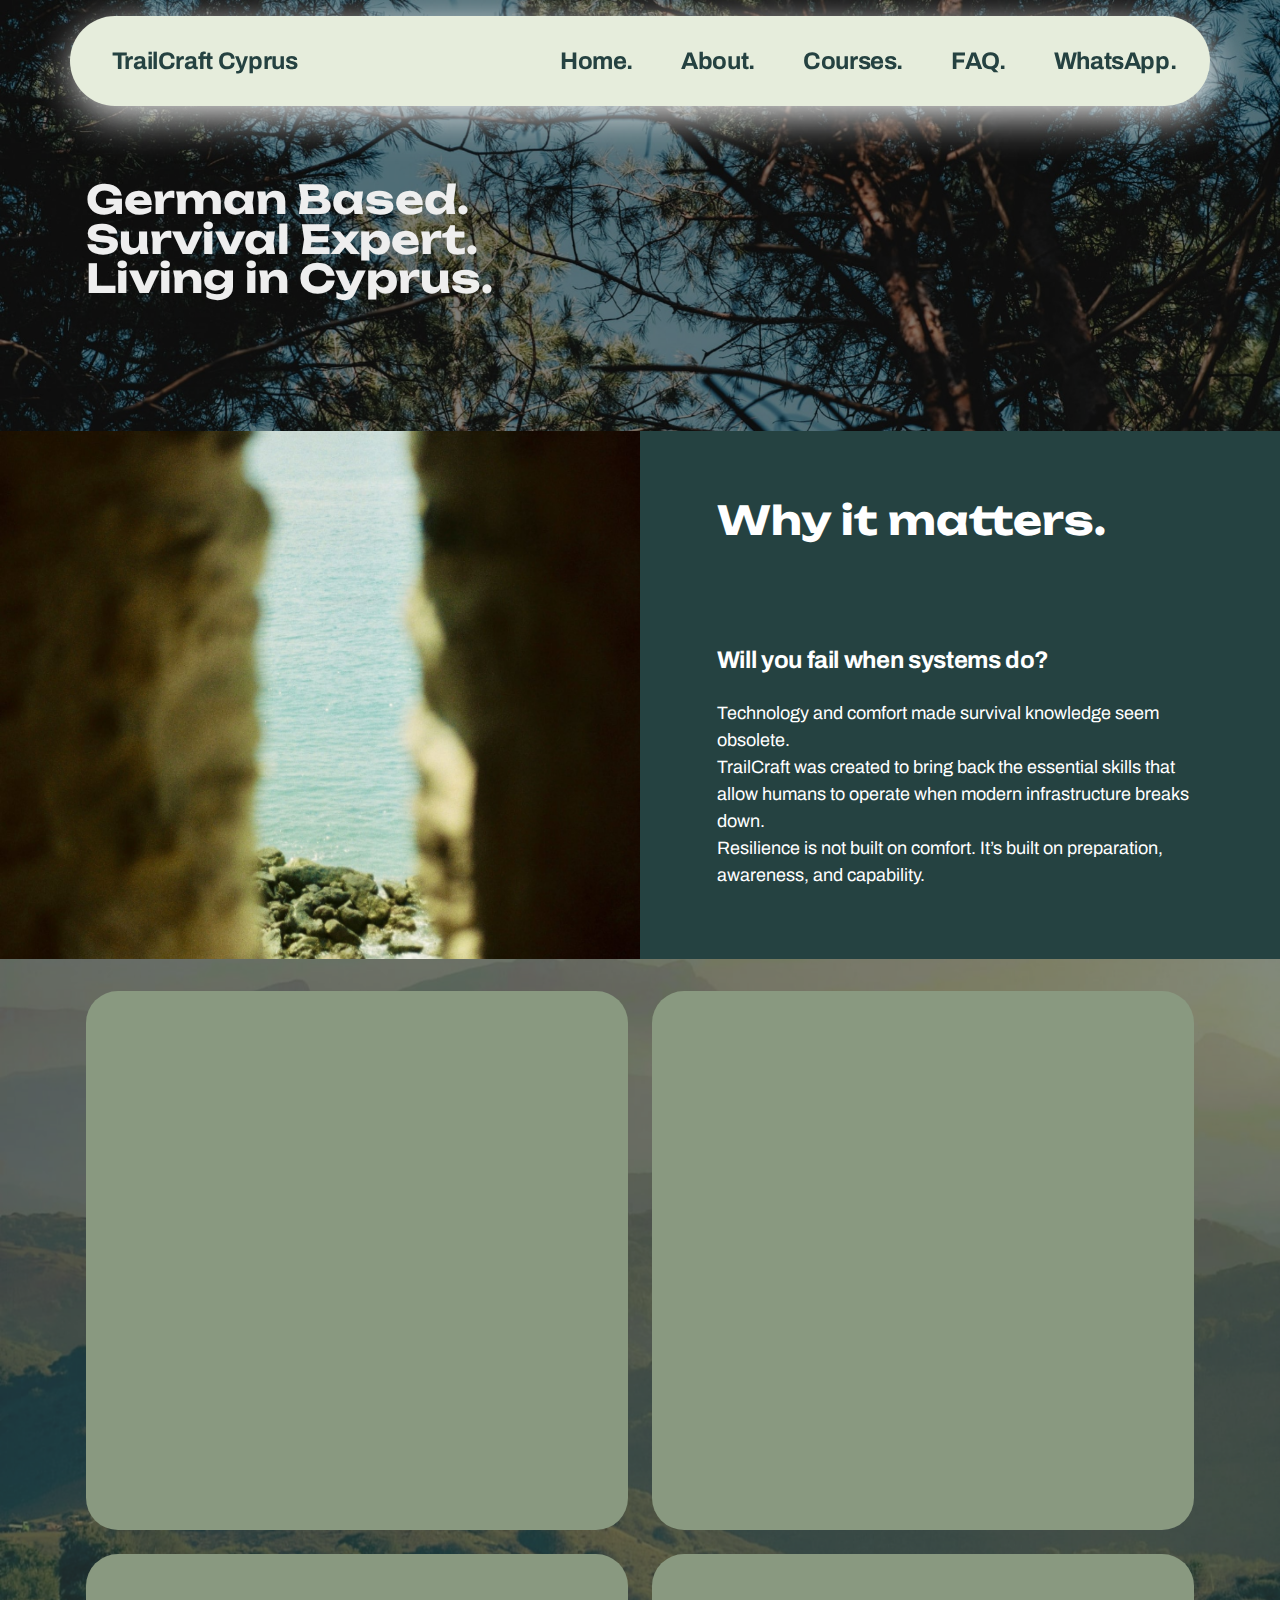
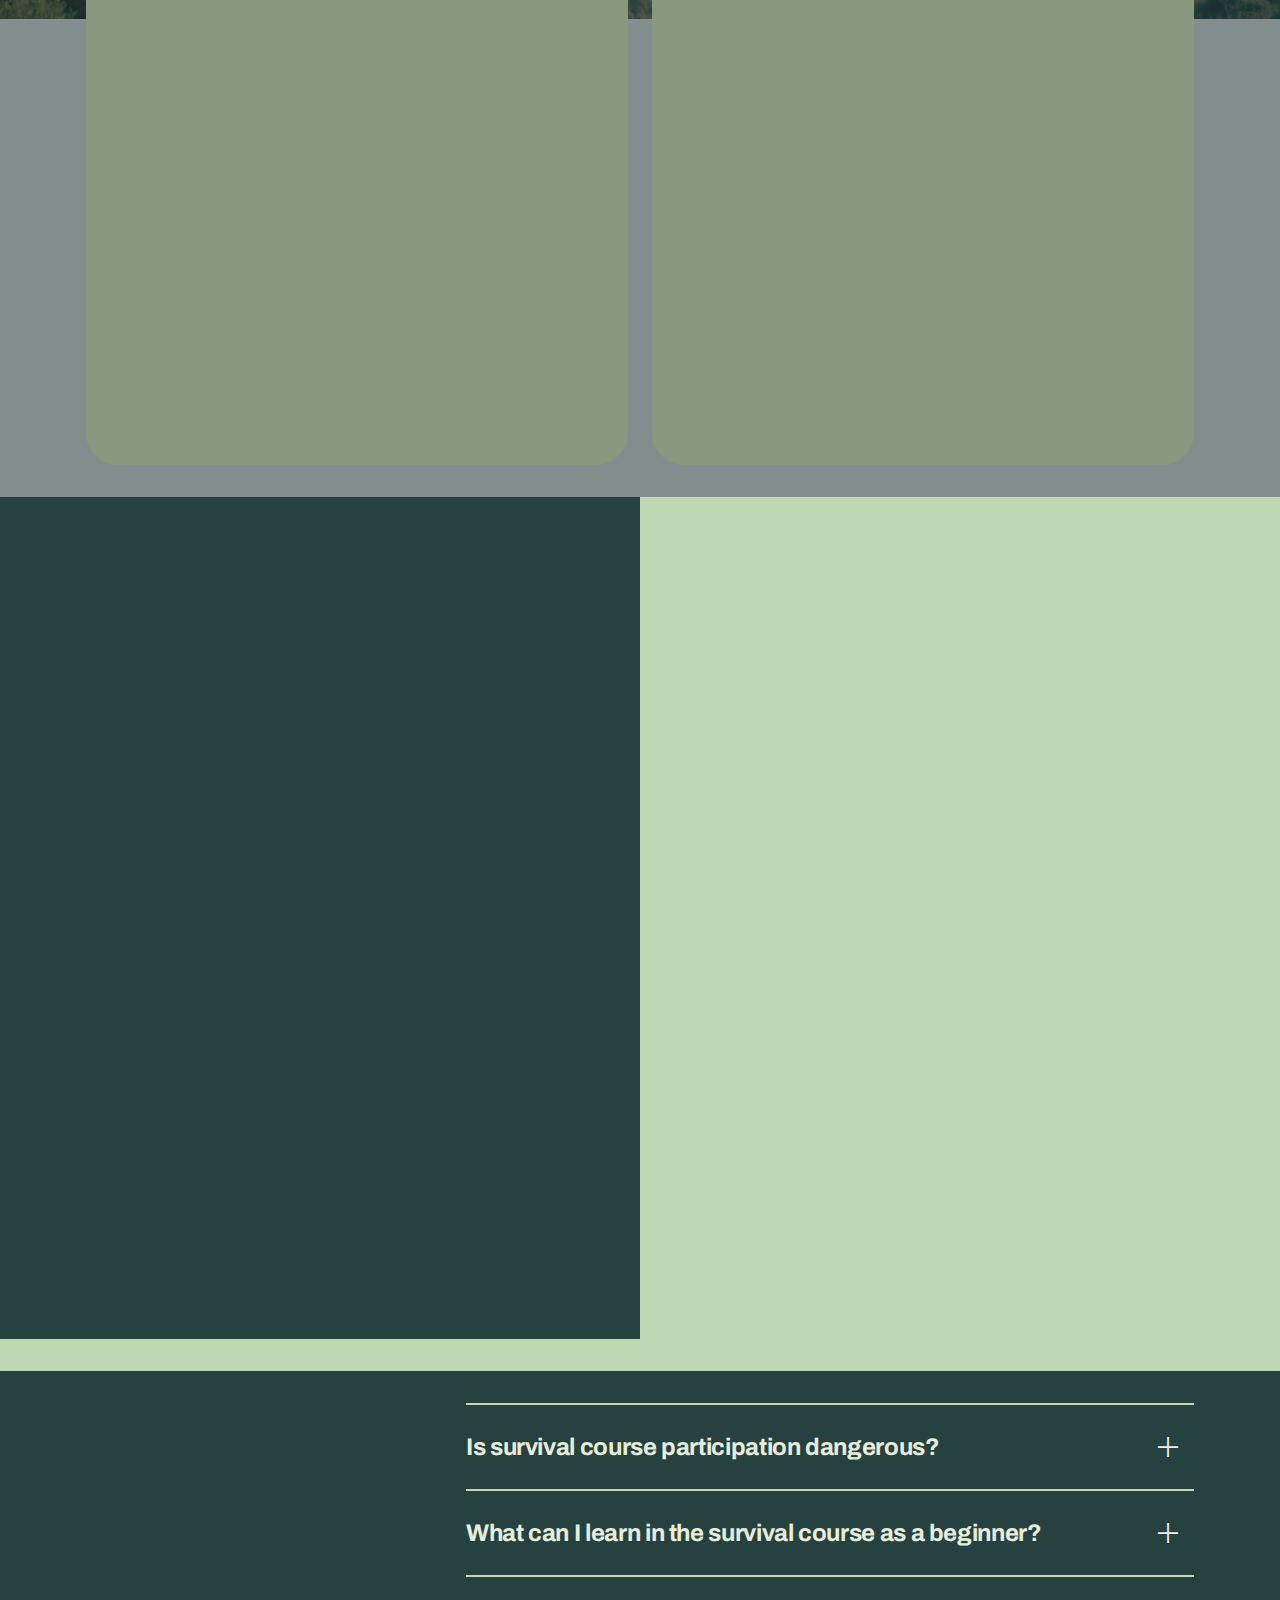
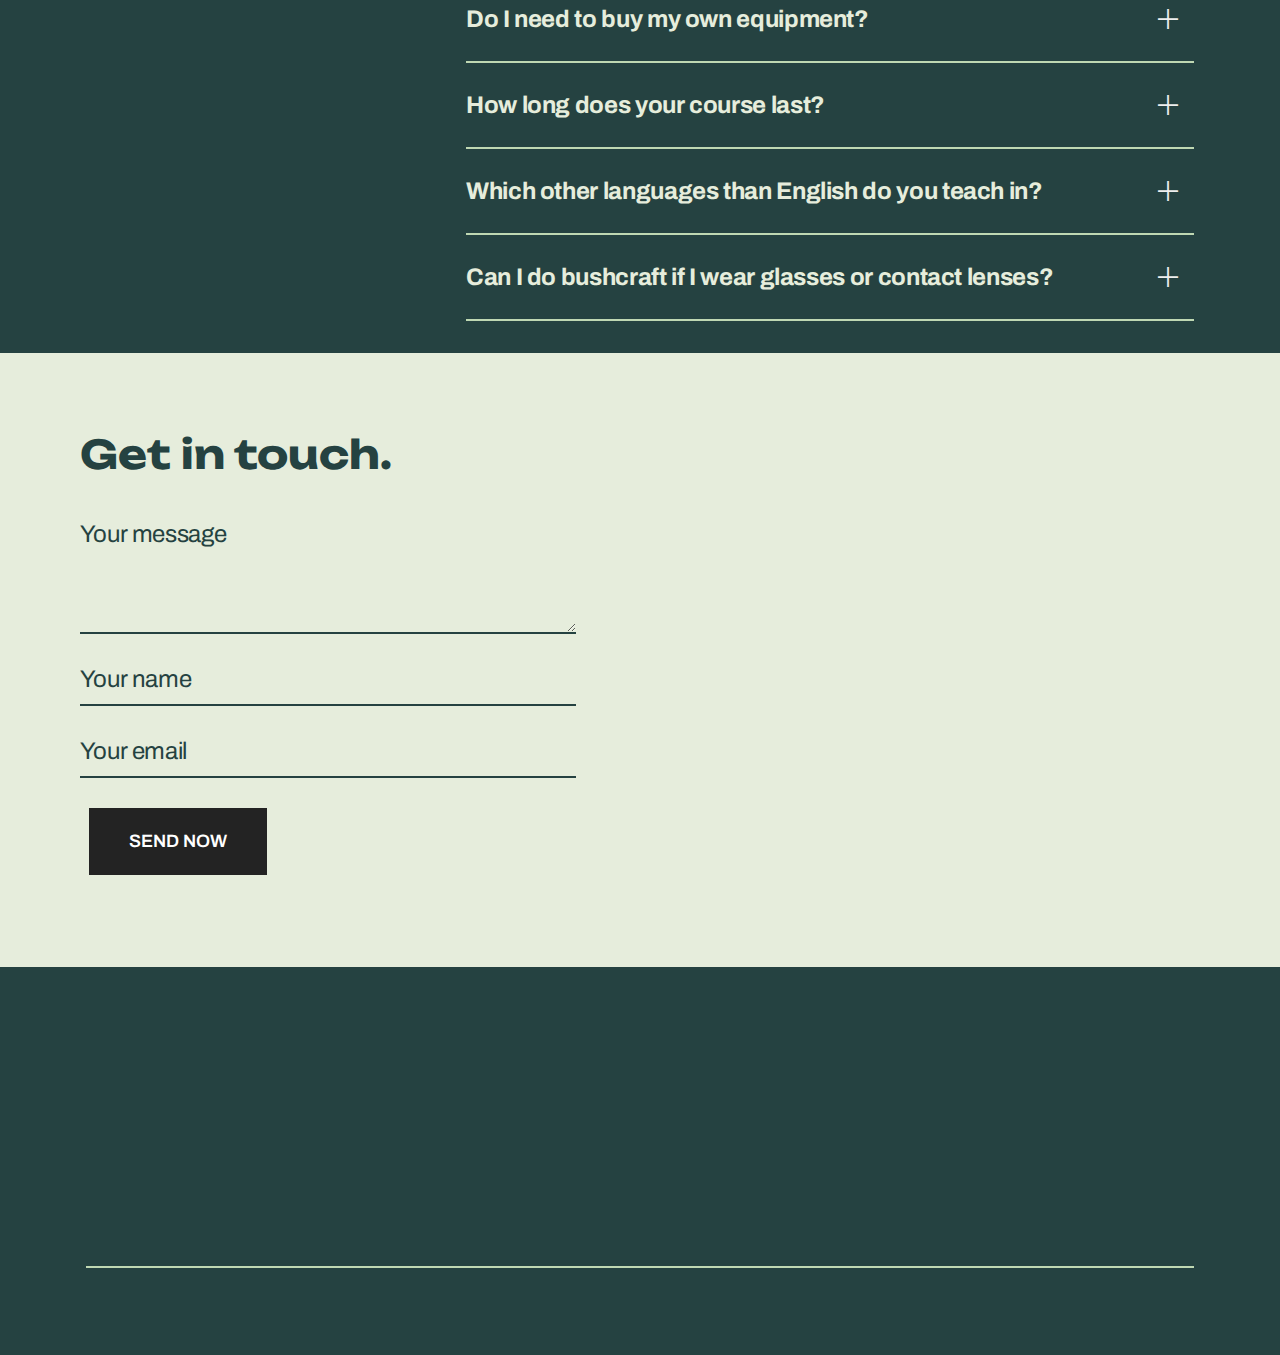
<file: Export/about.html>
<!DOCTYPE html>
<html  lang="en">
<head>
  
  <meta charset="UTF-8">
  <meta http-equiv="X-UA-Compatible" content="IE=edge">
  
  <meta name="twitter:card" content="summary_large_image"/>
  <meta name="twitter:image:src" content="assets/images/about-meta.png">
  <meta property="og:image" content="assets/images/about-meta.png">
  <meta name="twitter:title" content="TrailCraft Cyprus -  About">
  <meta name="viewport" content="width=device-width, initial-scale=1, minimum-scale=1">
  <link rel="shortcut icon" href="assets/images/logo333x333-128x128-1.png" type="image/x-icon">
  <meta name="description" content="Learn more about TrailCraft Cyprus and the founde Pavlos Batziakas.
Hands-on courses focused on resilience, decision-making & essential outdoor skills.">
  
  
  <title>TrailCraft Cyprus -  About</title>
  <link rel="stylesheet" href="assets/web/assets/mobirise-icons2/mobirise2.css">
  <link rel="stylesheet" href="assets/bootstrap/css/bootstrap.min.css">
  <link rel="stylesheet" href="assets/parallax/jarallax.css">
  <link rel="stylesheet" href="assets/animatecss/animate.css">
  <link rel="stylesheet" href="assets/popup-overlay-plugin/style.css">
  <link rel="stylesheet" href="assets/smart-cart/minicart-theme.css">
  <link rel="stylesheet" href="assets/dropdown/css/style.css">
  <link rel="stylesheet" href="assets/socicon/css/styles.css">
  <link rel="stylesheet" href="assets/theme/css/style.css">
  <link rel="preload" href="https://fonts.googleapis.com/css?family=Unbounded:200,300,400,500,600,700,800,900&display=swap" as="style" onload="this.onload=null;this.rel='stylesheet'">
  <noscript><link rel="stylesheet" href="https://fonts.googleapis.com/css?family=Unbounded:200,300,400,500,600,700,800,900&display=swap"></noscript>
  <link rel="preload" href="https://fonts.googleapis.com/css?family=Archivo:100,200,300,400,500,600,700,800,900,100i,200i,300i,400i,500i,600i,700i,800i,900i&display=swap" as="style" onload="this.onload=null;this.rel='stylesheet'">
  <noscript><link rel="stylesheet" href="https://fonts.googleapis.com/css?family=Archivo:100,200,300,400,500,600,700,800,900,100i,200i,300i,400i,500i,600i,700i,800i,900i&display=swap"></noscript>
  <link rel="preload" as="style" href="assets/mobirise/css/mbr-additional.css?v=WHT4Vq"><link rel="stylesheet" href="assets/mobirise/css/mbr-additional.css?v=WHT4Vq" type="text/css">

  
  
  
</head>
<body>
<script>var smartCartDefSettings = {"shopcart_top_offset":150,"side_offset":20,"site_width":1150,"shopcart_icon_color":"#ffffff","shopcart_back_color":"#14142b","shopcart_icon_size":50,"sc_count_color":"#14142b","sc_count_back_color":"#fedb01","sc_count_size":16,"buy_now":"Buy now","cart_title":"Your Cart","popup_button":"Add to Cart"};
                                </script>
  
  <section data-bs-version="5.1" class="menu menu1 animatem5 cid-v2fesKlwwv" once="menu" id="menu01-25">
	

	<nav class="navbar navbar-dropdown navbar-fixed-top navbar-expand-lg">
		<div class="container">
			<div class="navbar-brand">
				
				<span class="navbar-caption-wrap"><a class="navbar-caption text-primary display-7" href="index.html">TrailCraft Cyprus</a></span>
			</div>
			<button class="navbar-toggler" type="button" data-toggle="collapse" data-bs-toggle="collapse" data-target="#navbarSupportedContent" data-bs-target="#navbarSupportedContent" aria-controls="navbarNavAltMarkup" aria-expanded="false" aria-label="Toggle navigation">
				<div class="hamburger">
					<span></span>
					<span></span>
					<span></span>
					<span></span>
				</div>
			</button>
			<div class="collapse navbar-collapse" id="navbarSupportedContent">
				<ul class="navbar-nav nav-dropdown nav-right" data-app-modern-menu="true"><li class="nav-item">
						<a class="nav-link link text-primary display-7" href="index.html">Home.</a>
					</li>
					<li class="nav-item">
						<a class="nav-link link text-primary display-7" href="about.html" aria-expanded="false">About.</a>
					</li>
					<li class="nav-item"><a class="nav-link link text-primary display-7" href="courses.html">Courses.</a></li><li class="nav-item">
						<a class="nav-link link text-primary display-7" href="about.html#list01-1j">FAQ.</a>
					</li>
					<li class="nav-item">
						<a class="nav-link link text-primary display-7" href="https://wa.me/4917622359263">WhatsApp.</a>
					</li></ul>
				
				
			</div>
		</div>
	</nav>
</section>

<section data-bs-version="5.1" class="image01 divem5 cid-v259Ha2YxW mbr-parallax-background" id="image01-1m">
    

    
    <div class="mbr-overlay" style="opacity: 0.5; background-color: rgb(0, 0, 0);"></div>

    <div class="container">
        <div class="row">
            <div class="col-12 col-lg-6">
                <div class="title-wrapper">
                    <h2 class="mbr-section-title mbr-fonts-style display-2">
                        <strong>German Based. Survival Expert.<br>Living in Cyprus.</strong></h2>
                </div>
            </div>
        </div>
    </div>
</section>

<section data-bs-version="5.1" class="article04 divem5 cid-v2n0s5NiXl" id="article04-2y">
    
    

    <div class="container-fluid">
        <div class="row">
            <div class="col-12 col-lg-6 card">
                <div class="image-wrapper">
                    <img src="[data-uri]" alt="cyprus sea through rocks" loading="lazy" class="lazyload" data-src="assets/images/havva-yilmaz-6y6no1aldyq-unsplash-1453x2172.webp">
                </div>
            </div>
            <div class="col-12 col-lg-6 card">
                <div class="title-wrapper">
                    <h2 class="mbr-section-title mbr-fonts-style display-2">
                        <strong>Why it matters.</strong></h2>
                    
                    <h3 class="mbr-section-subtitle mbr-fonts-style display-7"><strong>Will you fail when systems do?</strong></h3>
                    <p class="mbr-text mbr-fonts-style display-4">Technology and comfort made survival knowledge seem obsolete.<br>TrailCraft was created to bring back the essential skills that allow humans to operate when modern infrastructure breaks down.<br>Resilience is not built on comfort. It’s built on preparation, awareness, and capability.</p>
                    
                </div>
            </div>
        </div>
    </div>
</section>

<section data-bs-version="5.1" class="features04 plantm5 cid-v2sIeChHyc mbr-parallax-background" id="features04-3r">
    

    
    <div class="mbr-overlay" style="opacity: 0.6; background-color: rgb(49, 69, 69);"></div>

    <div class="container">
        <div class="row">
            <div class="col-12">
                
            </div>
            <div class="col-12">
                <div class="items-wrapper">
                    <div class="item features-image active">
                        <div class="item-wrapper">
                            <div class="card-box">
                                <h4 class="card-title mbr-fonts-style display-5">
                                    Weather <br>&amp; Location</h4>
                                <p class="card-text mbr-fonts-style display-4">Courses take place in selected natural terrain in Cyprus.&nbsp;<br>Exact location will be communicated during booking. Training is not cancelled by rain.<br></p>
                                
                            </div>
                            <div class="item-img">
                                <img src="[data-uri]" alt="cyprus sea view" data-slide-to="0" data-bs-slide-to="0" loading="lazy" class="lazyload" data-src="assets/images/dylan-sosso-dkun2-2tndq-unsplash-1631x2039.webp">
                            </div>
                        </div>
                    </div>
                    <div class="item features-image">
                        <div class="item-wrapper">
                            <div class="card-box">
                                <h4 class="card-title mbr-fonts-style display-5">
                                    Necessity <br>&amp;&nbsp; Gear</h4>
                                <p class="card-text mbr-fonts-style display-4">After booking you receive a short packing checklist.<br>Typical: good shoes, weather-appropriate clothing, water bottle.<br>We provide the rest.<br></p>
                                
                            </div>
                            <div class="item-img">
                                <img src="[data-uri]" alt="backpack at lake" data-slide-to="1" data-bs-slide-to="1" loading="lazy" class="lazyload" data-src="assets/images/romain-gal-f5kknedsydo-unsplash-633x950.webp">
                            </div>
                        </div>
                    </div><div class="item features-image">
                        <div class="item-wrapper">
                            <div class="card-box">
                                <h4 class="card-title mbr-fonts-style display-5">
                                    Language <br>&amp; Culture</h4>
                                <p class="card-text mbr-fonts-style display-4">
                                    Communication is essential for safety. Being able to speak and understand English therefore is required to participate.
                                <br>For all possibilities we are covered by insurance.*</p>
                                
                            </div>
                            <div class="item-img">
                                <img src="[data-uri]" alt="late campfire" data-slide-to="2" data-bs-slide-to="2" loading="lazy" class="lazyload" data-src="assets/images/kyle-peyton-rwotmddrvum-unsplash-488x610.webp">
                            </div>
                        </div>
                    </div>
                    
                    <div class="item features-image">
                        <div class="item-wrapper">
                            <div class="card-box">
                                <h4 class="card-title mbr-fonts-style display-5">
                                    Safety <br>&amp; Insurance</h4>
                                <p class="card-text mbr-fonts-style display-4">Bushcraft is not “extreme sport”. <br>We train with&nbsp; professional guides with deep knowledge about terrain and safety protocols.<br></p>
                                
                            </div>
                            <div class="item-img">
                                <img src="[data-uri]" alt="shelter in forest" data-slide-to="3" data-bs-slide-to="3" loading="lazy" class="lazyload" data-src="assets/images/caspian-dahlstrom-fad9vfczgaq-unsplash-488x275.webp">
                            </div>
                        </div>
                    </div>
                </div>
            </div>
        </div>
    </div>
</section>

<section data-bs-version="5.1" class="article04 divem5 cid-v259kIFWGk" id="article04-1g">
    
    

    <div class="container-fluid">
        <div class="row flex-row-reverse">
            <div class="col-12 col-lg-6 card">
                <div class="image-wrapper">
                    <img src="[data-uri]" alt="Pavlos Batziakas" loading="lazy" class="lazyload" data-src="assets/images/image12.webp">
                </div>
            </div>
            <div class="col-12 col-lg-6 card">
                <div class="title-wrapper">
                    <h2 class="mbr-section-title mbr-fonts-style display-2">
                        <strong>About me.</strong></h2>
                    <h3 class="mbr-section-subtitle mbr-fonts-style display-7"><strong>Mental strength only grows when there is no backup. Nature doesn’t negotiate.</strong></h3>
                    <p class="mbr-text mbr-fonts-style display-4">Humans are more and more&nbsp;<strong>detached from their own identity</strong>, unable to cope with their emotions, unhappy.&nbsp;<br>As an instructor for wilderness, I learned to cope with nature, <strong>facing my instincts</strong> made me way <strong>more stress resilient</strong>.<br><br><strong>Survival mindset</strong> has been and will be always part of our identity.&nbsp;This mindset is not built in meeting rooms, it is built<strong> outdoors, under real conditions</strong>.<br><br>In my courses I focus on <strong>essential</strong> skills, beyond comfort and convenience.<br>Come with me and learn more about nature, but more importantly <strong>about yourself</strong>.&nbsp;<br></p>
                    <div class="mbr-section-btn"><a class="btn btn-warning display-4" href="courses.html">JOIN MY COURSES.</a></div>
                </div>
            </div>
        </div>
    </div>
</section>

<section data-bs-version="5.1" class="list01 divem5 cid-v259kLl3NL" id="list01-1j">
    
    

    <div class="container">
        <div class="row">
            <div class="col-12 col-lg-4">
                <div class="title-wrapper">
                    <h2 class="mbr-section-title mbr-fonts-style display-2">
                        <strong>FAQ.</strong></h2>
                </div>
            </div>
            <div class="col-12 col-lg-8">
                <div id="bootstrap-accordion_19" class="panel-group accordionStyles accordion" role="tablist" aria-multiselectable="true">
                    <div class="card">
                        <div class="card-header" role="tab" id="headingOne">
                            <a role="button" class="panel-title collapsed" data-toggle="collapse" data-bs-toggle="collapse" data-core="" href="#collapse1_19" aria-expanded="false" aria-controls="collapse1">
                                <h4 class="panel-title-edit mbr-fonts-style display-7"><strong>Is survival course participation dangerous?</strong>
                                </h4>
                                <span class="sign mbr-iconfont mobi-mbri-plus mobi-mbri"></span>
                            </a>
                        </div>
                        <div id="collapse1_19" class="panel-collapse noScroll collapse" role="tabpanel" aria-labelledby="headingOne" data-parent="#accordion" data-bs-parent="#bootstrap-accordion_19">
                            <div class="panel-body">
                                <p class="mbr-fonts-style panel-text display-4">No.&nbsp;<br>Safety is the priority. Guides are all professionals, and following strict safety protocols. Accidents are very rare when proper procedures are followed. However, nature is not always predictable, but that is part of the lesson.</p>
                            </div>
                        </div>
                    </div>
                    <div class="card">
                        <div class="card-header" role="tab" id="headingTwo">
                            <a role="button" class="panel-title collapsed" data-toggle="collapse" data-bs-toggle="collapse" data-core="" href="#collapse2_19" aria-expanded="false" aria-controls="collapse2">
                                <h4 class="panel-title-edit mbr-fonts-style display-7">
                                    <strong>What can I learn in the survival course as a beginner?</strong>
                                </h4>
                                <span class="sign mbr-iconfont mobi-mbri-plus mobi-mbri"></span>
                            </a>
                        </div>
                        <div id="collapse2_19" class="panel-collapse noScroll collapse" role="tabpanel" aria-labelledby="headingTwo" data-parent="#accordion" data-bs-parent="#bootstrap-accordion_19">
                            <div class="panel-body">
                                <p class="mbr-fonts-style panel-text display-4">
                                    During introductory courses like the Survival basics certification, you will learn the fundamentals of bushcraft, including safety procedures. Equipment
                                    usage and skills like making fire, creating safe shelter and filtering water to make it safe are always covered.</p>
                            </div>
                        </div>
                    </div>
                    <div class="card">
                        <div class="card-header" role="tab" id="headingThree">
                            <a role="button" class="panel-title collapsed" data-toggle="collapse" data-bs-toggle="collapse" data-core="" href="#collapse3_19" aria-expanded="false" aria-controls="collapse3">
                                <h4 class="panel-title-edit mbr-fonts-style display-7">
                                    <strong>Do I need to buy my own equipment?</strong>
                                </h4>
                                <span class="sign mbr-iconfont mobi-mbri-plus mobi-mbri"></span>
                            </a>
                        </div>
                        <div id="collapse3_19" class="panel-collapse noScroll collapse" role="tabpanel" aria-labelledby="headingThree" data-parent="#accordion" data-bs-parent="#bootstrap-accordion_19">
                            <div class="panel-body">
                                <p class="mbr-fonts-style panel-text display-4">
                                    While it is recommended owning your personal gear for comfort and hygiene, rental equipment is provided as part of the courses.&nbsp;</p>
                            </div>
                        </div>
                    </div>
                    <div class="card">
                        <div class="card-header" role="tab" id="headingFour">
                            <a role="button" class="panel-title collapsed" data-toggle="collapse" data-bs-toggle="collapse" data-core="" href="#collapse4_19" aria-expanded="false" aria-controls="collapse4">
                                <h4 class="panel-title-edit mbr-fonts-style display-7">
                                    <strong> How long does your course last?&nbsp;</strong></h4>
                                <span class="sign mbr-iconfont mobi-mbri-plus mobi-mbri"></span>
                            </a>
                        </div>
                        <div id="collapse4_19" class="panel-collapse noScroll collapse" role="tabpanel" aria-labelledby="headingFour" data-parent="#accordion" data-bs-parent="#bootstrap-accordion_19">
                            <div class="panel-body">
                                <p class="mbr-fonts-style panel-text display-4">
                                    The duration varies depending on the course. Typically, the weekend course
                                    lasts just as the name says, two days. However, courses can be tailored in duration and intensity depending on skill. Due to the amount of gear needed for longer stays, the maximum duration is capped.</p>
                            </div>
                        </div>
                    </div>
                    <div class="card">
                        <div class="card-header" role="tab" id="headingFive">
                            <a role="button" class="panel-title collapsed" data-toggle="collapse" data-bs-toggle="collapse" data-core="" href="#collapse5_19" aria-expanded="false" aria-controls="collapse5">
                                <h4 class="panel-title-edit mbr-fonts-style display-7"><strong>Which other languages than English do you teach in?</strong></h4>
                                <span class="sign mbr-iconfont mobi-mbri-plus mobi-mbri"></span>
                            </a>
                        </div>
                        <div id="collapse5_19" class="panel-collapse noScroll collapse" role="tabpanel" aria-labelledby="headingFive" data-parent="#accordion" data-bs-parent="#bootstrap-accordion_19">
                            <div class="panel-body">
                                <p class="mbr-fonts-style panel-text display-4">
                                    German is possible on request.</p>
                            </div>
                        </div>
                    </div>
                    <div class="card">
                        <div class="card-header" role="tab" id="headingSix">
                            <a role="button" class="panel-title collapsed" data-toggle="collapse" data-bs-toggle="collapse" data-core="" href="#collapse6_19" aria-expanded="false" aria-controls="collapse6">
                                <h4 class="panel-title-edit mbr-fonts-style display-7">
                                    <strong>Can I do bushcraft if I wear glasses or contact lenses?</strong>
                                </h4>
                                <span class="sign mbr-iconfont mobi-mbri-plus mobi-mbri"></span>
                            </a>
                        </div>
                        <div id="collapse6_19" class="panel-collapse noScroll collapse" role="tabpanel" aria-labelledby="headingSix" data-parent="#accordion" data-bs-parent="#bootstrap-accordion_19">
                            <div class="panel-body">
                                <p class="mbr-fonts-style panel-text display-4">
                                    Yes, you can! Just be sure to bring exchange pairs. Just let us know about your vision needs.
                                </p>
                            </div>
                        </div>
                    </div>
                </div>
            </div>
        </div>
    </div>
</section>

<section data-bs-version="5.1" class="form01 divem5 cid-v259kKr7gv" id="form01-1i">
    

    
    

    <div class="container">
        <div class="row flex-row-reverse">
            <div class="col-12 col-lg-6 card">
                <div class="image-wrapper">
                    <img src="[data-uri]" alt="Person talking" loading="lazy" class="lazyload" data-src="assets/images/priscilla-du-preez-7s3bir6hatu-unsplash-633x422.webp">
                </div>
            </div>
            <div class="col-12 col-lg-6 mbr-form card form-wrapper" data-form-type="formoid">
                <form action="https://mobirise.eu/" method="POST" class="mbr-form form-with-styler" data-form-title="Form Name"><input type="hidden" name="email" data-form-email="true" value="IvN4RcrXU2v1Et/0KSNa+H8iCMWfPPT61n/9zNP9f36WyTg8aRbGD860Y5AigQpMbE7bc6xItqQ0RjylFO66BvbcsXmjrtu05rYfu0K/ZnTyzRAyeoD/IUH9qY/b4rFs.mNNPvjQ8FQvCoJHA8Guz4UxvfufadrKoMzFaCN/nngvdz+7KFyQ/QzvgzwzGU1elLetNULwz8rRqa1hW/R+OQ8QNRd6aqaCyMyzkJsaRj/OUDADzyuceI8hc4499q88=">
                    <div class="row">
                        <div hidden="hidden" data-form-alert="" class="alert alert-success col-12">Thanks for filling out the form! I will contact you soon.</div>
                        <div hidden="hidden" data-form-alert-danger="" class="alert alert-danger col-12"> Oops...! some
                            problem!
                        </div>
                    </div>
                    <div class="dragArea row">
                        <div class="col-lg-12 col-md-12 col-sm-12">
                            <h2 class="mbr-section-title mbr-fonts-style display-2"><strong>
                                Get in touch.</strong></h2>
                        </div>
                        <div class="col-lg-12 col-md-12 col-sm-12">
                            <p class="mbr-fonts-style display-7"></p>
                        </div>
                        <div data-for="textarea" class="col-lg-12 col-md-12 col-sm-12 form-group mb-3">
                            <textarea name="textarea" placeholder="Your message" data-form-field="textarea" class="form-control display-4" id="textarea-form01-1i"></textarea>
                        </div>
                        <div data-for="name" class="col-lg-12 col-md-12 col-sm-12 form-group mb-3" style="">
                            <input type="text" name="name" placeholder="Your name" data-form-field="name" class="form-control display-4" value="" id="name-form01-1i">
                        </div>
                        <div class="col-lg-12 col-md-12 col-sm-12 form-group mb-3" data-for="email">
                            <input type="email" name="email" placeholder="Your email" data-form-field="email" class="form-control display-4" value="" id="email-form01-1i">
                        </div>
                        <div class="col-md-auto col mbr-section-btn"><button type="submit" class="btn btn-black display-4">SEND NOW</button></div>
                    </div>
                </form>
            </div>
        </div>
    </div>
</section>

<section data-bs-version="5.1" class="footer01 divem5 cid-v259kNR7xA" once="footers" id="footer01-1l">
    

    
    

    <div class="container">
        <div class="row">
            <div class="col-12 col-lg-4 card">
                <div class="title-wrapper">
                    <h2 class="mbr-section-title mbr-fonts-style display-2">
                        <strong>Follow me.</strong></h2>
                    
                    <div class="social-wrapper">
                        <div class="soc-wrap">
                            <div class="soc-item">
                                <a href="https://www.facebook.com/LeonidasTyron">
                                    <span class="mbr-iconfont socicon-facebook socicon"></span>
                                </a>
                            </div>
                            <div class="soc-item">
                                <a href="mailto:pavlos.batziakas@cyprec.com">
                                    <span class="mbr-iconfont socicon-mail socicon"></span>
                                </a>
                            </div>
                            <div class="soc-item">
                                <a href="https://wa.me/4917622359263">
                                    <span class="mbr-iconfont socicon-whatsapp socicon"></span>
                                </a>
                            </div>
                            
                        </div>
                    </div>
                </div>
            </div>
            <div class="col-12 col-lg-4">
                <div class="list-content">
                    
                    <div class="contact-wrapper">
                        
                        <ul class="list mbr-fonts-style display-4"></ul>
                    </div>
                </div>
            </div>
            <div class="col-12">
                <div class="copy-wrapper">
                    
                    <p class="mbr-copy mbr-fonts-style display-4">
                        © Copyright 2030 TrailCraft Cyprus. Designed by <a href="https://zukunftsberatung.xyz" class="text-success" target="_blank">zukunftsberatung.xyz</a></p>
                </div>
            </div>
        </div>
    </div>
</section>


<script src="assets/bootstrap/js/bootstrap.bundle.min.js"></script>
  <script src="assets/parallax/jarallax.js"></script>
  <script src="assets/smoothscroll/smooth-scroll.js"></script>
  <script src="assets/ytplayer/index.js"></script>
  <script src="assets/smart-cart/minicart.js"></script>
  <script src="assets/smart-cart/minicart-customizer.js"></script>
  <script src="assets/dropdown/js/navbar-dropdown.js"></script>
  <script src="assets/mbr-switch-arrow/mbr-switch-arrow.js"></script>
  <script src="assets/theme/js/script.js"></script>
  <script src="assets/formoid/formoid.min.js"></script>
  
  
  
 <div id="scrollToTop" class="scrollToTop mbr-arrow-up"><a style="text-align: center;"><i class="mbr-arrow-up-icon mbr-arrow-up-icon-cm cm-icon cm-icon-smallarrow-up"></i></a></div>
    <input name="animation" type="hidden">
  <script>"use strict";if("loading"in HTMLImageElement.prototype){document.querySelectorAll('img[loading="lazy"]').forEach(e=>{e.src=e.dataset.src;if(e.getAttribute("style")){e.setAttribute("data-temp-style",e.getAttribute("style"))};if(e.getAttribute("data-aspectratio")){e.style.paddingTop=100*e.getAttribute("data-aspectratio")+"%";e.style.height=0;}e.onload=function(){if(e.getAttribute("data-temp-style")){e.setAttribute("style", e.getAttribute("data-temp-style"))}else{e.removeAttribute("style")};e.removeAttribute("data-temp-style")}})}else{const e=document.createElement("script");e.src="https://cdnjs.cloudflare.com/ajax/libs/lazysizes/5.1.2/lazysizes.min.js";document.body.appendChild(e)}</script>
</body>
</html>
</file>
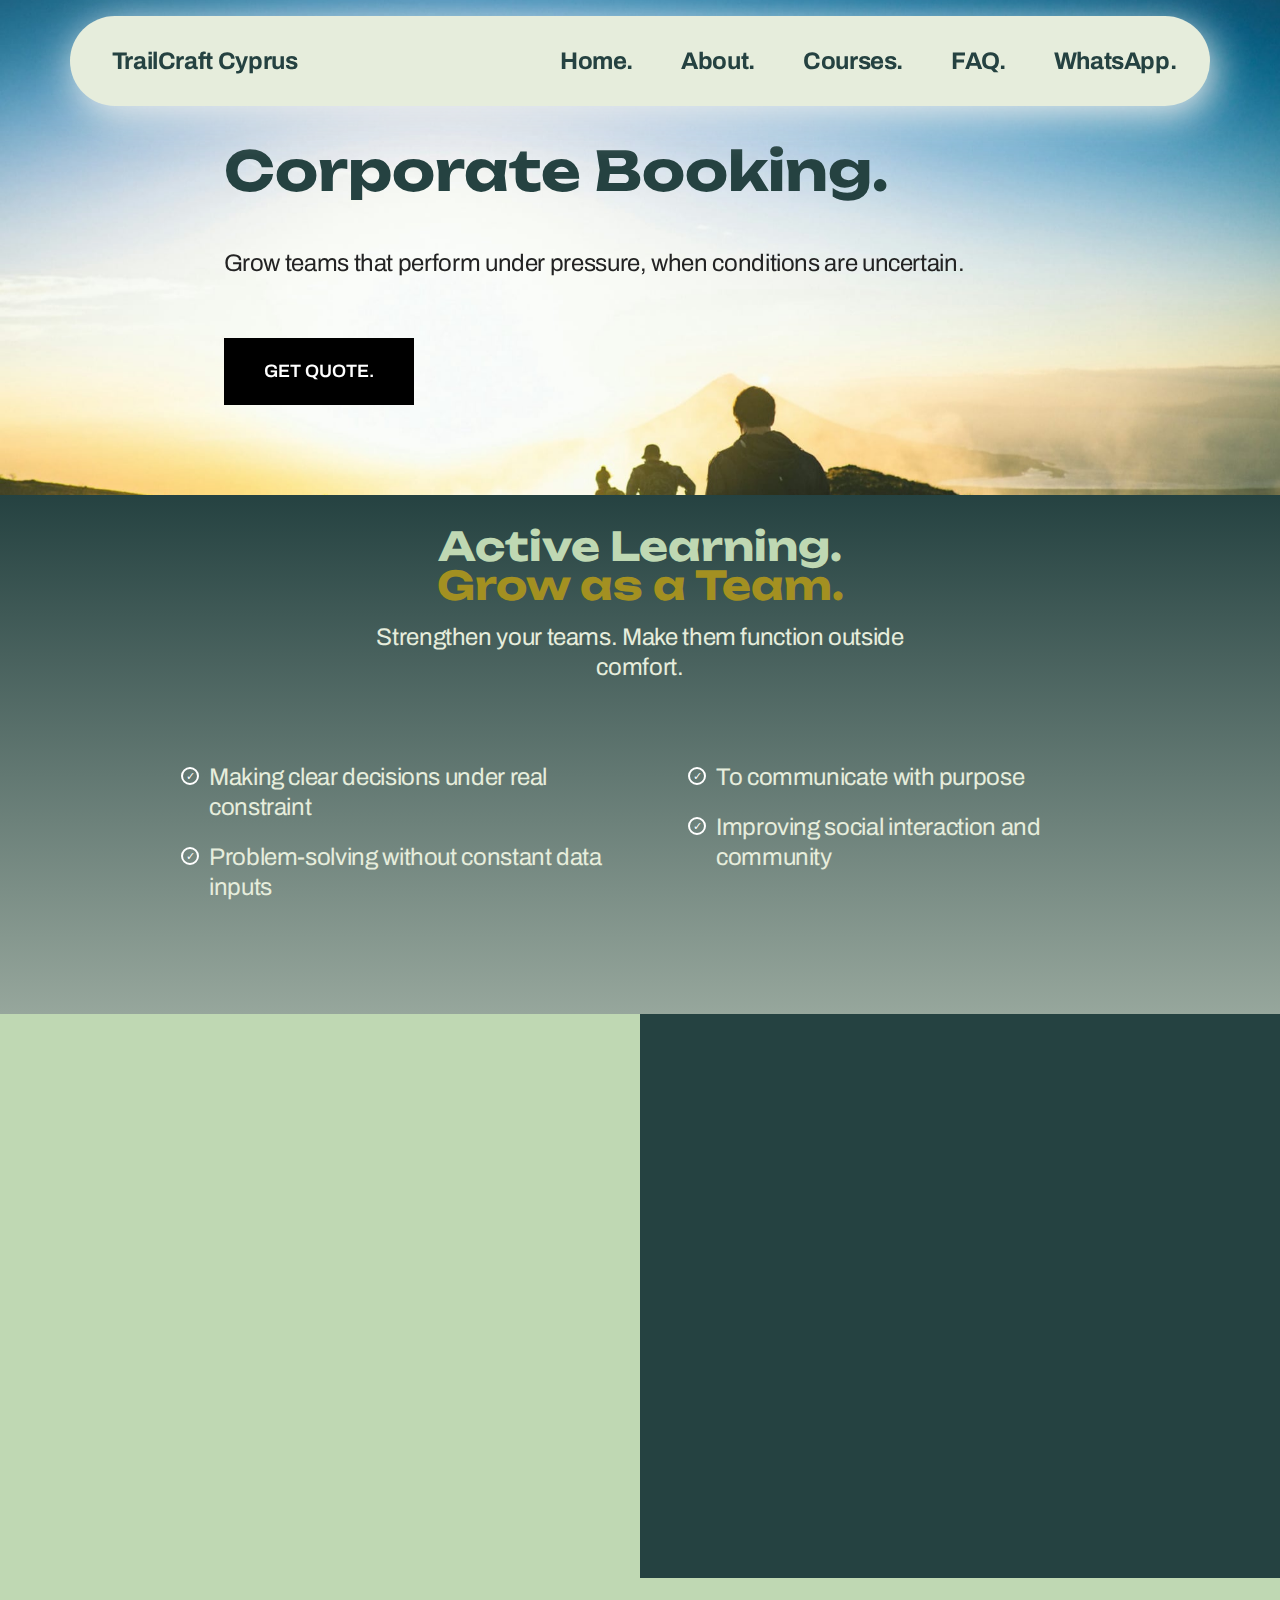
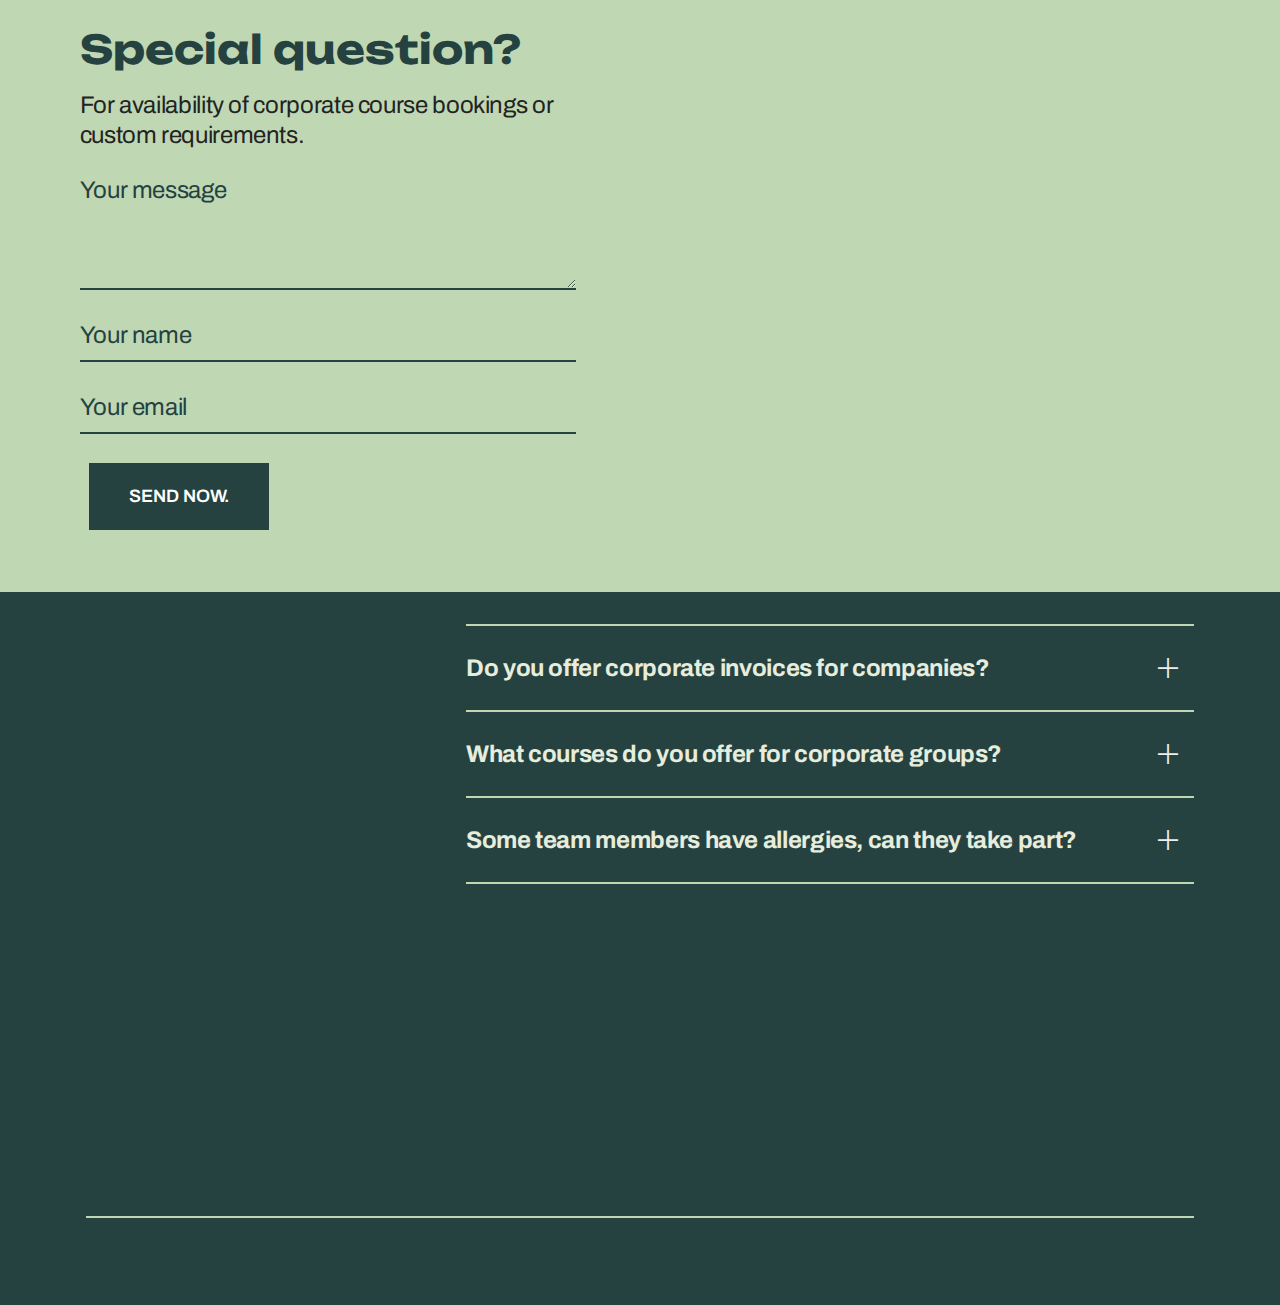
<file: Export/b2b.html>
<!DOCTYPE html>
<html  lang="en">
<head>
  
  <meta charset="UTF-8">
  <meta http-equiv="X-UA-Compatible" content="IE=edge">
  
  <meta name="twitter:card" content="summary_large_image"/>
  <meta name="twitter:image:src" content="assets/images/b2b-meta.png">
  <meta property="og:image" content="assets/images/b2b-meta.png">
  <meta name="twitter:title" content="TrailCraft Cyprus -  Corporate survival & bushcraft courses.">
  <meta name="viewport" content="width=device-width, initial-scale=1, minimum-scale=1">
  <link rel="shortcut icon" href="assets/images/logo333x333-128x128-1.png" type="image/x-icon">
  <meta name="description" content="Corporate team building in Cyprus with TrailCraft. Outdoor resilience & survival training to strengthen leadership, decision-making and collaboration under pressure.">
  
  
  <title>TrailCraft Cyprus -  Corporate survival & bushcraft courses.</title>
  <link rel="stylesheet" href="assets/web/assets/mobirise-icons2/mobirise2.css">
  <link rel="stylesheet" href="assets/bootstrap/css/bootstrap.min.css">
  <link rel="stylesheet" href="assets/parallax/jarallax.css">
  <link rel="stylesheet" href="assets/animatecss/animate.css">
  <link rel="stylesheet" href="assets/popup-overlay-plugin/style.css">
  <link rel="stylesheet" href="assets/smart-cart/minicart-theme.css">
  <link rel="stylesheet" href="assets/dropdown/css/style.css">
  <link rel="stylesheet" href="assets/socicon/css/styles.css">
  <link rel="stylesheet" href="assets/theme/css/style.css">
  <link rel="preload" href="https://fonts.googleapis.com/css?family=Unbounded:200,300,400,500,600,700,800,900&display=swap" as="style" onload="this.onload=null;this.rel='stylesheet'">
  <noscript><link rel="stylesheet" href="https://fonts.googleapis.com/css?family=Unbounded:200,300,400,500,600,700,800,900&display=swap"></noscript>
  <link rel="preload" href="https://fonts.googleapis.com/css?family=Archivo:100,200,300,400,500,600,700,800,900,100i,200i,300i,400i,500i,600i,700i,800i,900i&display=swap" as="style" onload="this.onload=null;this.rel='stylesheet'">
  <noscript><link rel="stylesheet" href="https://fonts.googleapis.com/css?family=Archivo:100,200,300,400,500,600,700,800,900,100i,200i,300i,400i,500i,600i,700i,800i,900i&display=swap"></noscript>
  <link rel="preload" as="style" href="assets/mobirise/css/mbr-additional.css?v=73YMcu"><link rel="stylesheet" href="assets/mobirise/css/mbr-additional.css?v=73YMcu" type="text/css">

  
  
  
</head>
<body>
<script>var smartCartDefSettings = {"shopcart_top_offset":150,"side_offset":20,"site_width":1150,"shopcart_icon_color":"#ffffff","shopcart_back_color":"#14142b","shopcart_icon_size":50,"sc_count_color":"#14142b","sc_count_back_color":"#fedb01","sc_count_size":16,"buy_now":"Buy now","cart_title":"Your Cart","popup_button":"Add to Cart"};
                                </script>
  
  <section data-bs-version="5.1" class="menu menu1 animatem5 cid-v2mR85NNpm" once="menu" id="menu01-2o">
	

	<nav class="navbar navbar-dropdown navbar-fixed-top navbar-expand-lg">
		<div class="container">
			<div class="navbar-brand">
				
				<span class="navbar-caption-wrap"><a class="navbar-caption text-primary display-7" href="index.html">TrailCraft Cyprus</a></span>
			</div>
			<button class="navbar-toggler" type="button" data-toggle="collapse" data-bs-toggle="collapse" data-target="#navbarSupportedContent" data-bs-target="#navbarSupportedContent" aria-controls="navbarNavAltMarkup" aria-expanded="false" aria-label="Toggle navigation">
				<div class="hamburger">
					<span></span>
					<span></span>
					<span></span>
					<span></span>
				</div>
			</button>
			<div class="collapse navbar-collapse" id="navbarSupportedContent">
				<ul class="navbar-nav nav-dropdown nav-right" data-app-modern-menu="true"><li class="nav-item">
						<a class="nav-link link text-primary display-7" href="index.html">Home.</a>
					</li>
					<li class="nav-item">
						<a class="nav-link link text-primary display-7" href="about.html" aria-expanded="false">About.</a>
					</li>
					<li class="nav-item"><a class="nav-link link text-primary display-7" href="courses.html">Courses.</a></li><li class="nav-item">
						<a class="nav-link link text-primary display-7" href="about.html#list01-1j">FAQ.</a>
					</li>
					<li class="nav-item">
						<a class="nav-link link text-primary display-7" href="https://wa.me/4917622359263">WhatsApp.</a>
					</li></ul>
				
				
			</div>
		</div>
	</nav>
</section>

<section data-bs-version="5.1" class="header01 divem5 cid-v2mR887sEU mbr-parallax-background" id="header01-2p">
    

    
    

    <div class="container-fluid">
        <div class="row">
            <div class="col-12">
                <div class="title-wrapper">
                    <h1 class="mbr-section-title mbr-fonts-style display-1"><strong>Corporate Booking.&nbsp;</strong></h1>
                    <p class="mbr-text mbr-fonts-style display-7">Grow teams that perform under pressure, when conditions are uncertain.
                    </p>
                    <div class="mbr-section-btn"><a class="btn btn-secondary display-4" href="https://wa.me/4917622359263">GET QUOTE.</a></div>
                </div>
            </div>
        </div>
    </div>
</section>

<section data-bs-version="5.1" class="list02 strengthm5 cid-v2rn8hZ8bc" id="list02-30">
    

    
    

    <div class="container">
        <div class="row justify-content-center">
            <div class="col-12">
                <div class="content-wrapper">
                    <div class="title-wrapper">
                        <h2 class="mbr-section-title mbr-fonts-style display-2">
                            <strong>Active Learning.</strong></h2>
                        <h3 class="mbr-section-subtitle mbr-fonts-style display-2">
                            <strong>Grow as a Team.</strong></h3>
                    </div>
                    <div class="text-wrapper">
                        <p class="mbr-text mbr-fonts-style display-7">Strengthen your teams. Make them function outside comfort.<br></p>
                    </div>
                </div>
            </div>
            <div class="col-12 col-lg-5">
                <div class="list-wrapper">
                    <ul class="list mbr-fonts-style display-7">
                        <li class="item-wrap">Making clear decisions under real constraint</li>
                        <li class="item-wrap">Problem-solving without constant data inputs</li>
                        <li class="item-wrap">Essential survival skills as a carrier for new behavioral training</li>
                    </ul>
                </div>
            </div>
            <div class="col-12 col-lg-5">
                <div class="list-wrapper list_2">
                    <ul class="list mbr-fonts-style display-7">
                        <li class="item-wrap">To communicate with purpose</li>
                        <li class="item-wrap">Improving social interaction and community</li><li class="item-wrap">Resilience, stress resistance and improvisation skills</li>
                    </ul>
                </div>
            </div>
        </div>
    </div>
</section>

<section data-bs-version="5.1" class="article04 divem5 cid-v2rk1jM7Br" id="article04-2z">
    
    

    <div class="container-fluid">
        <div class="row">
            <div class="col-12 col-lg-6 card">
                <div class="image-wrapper">
                    <img src="[data-uri]" alt="campfire and a group of people" loading="lazy" class="lazyload" data-src="assets/images/jon-tyson-sn4hu4v1a0m-unsplash-1453x1937.webp">
                </div>
            </div>
            <div class="col-12 col-lg-6 card">
                <div class="title-wrapper">
                    <h3 class="mbr-section-title mbr-fonts-style display-5"><strong>Start growing teams that differ.</strong></h3>
                    
                    <h2 class="mbr-section-subtitle mbr-fonts-style display-7">Start booking now or get a quote on WhatsApp.</h2>
                    <p class="mbr-text mbr-fonts-style display-4">Price per day is 100 € / person. Custom quotes are possible.<br>Booking is limited to a maximum of eight participants to ensure the quality of the course as well as the safety of each participant.</p>
                    <div class="mbr-section-btn"><a class="btn btn-success display-4" href="mbrext://smart-cart?cmdsm=_xclick&amount=100&item_name=Corporate%20Booking%201person&currency_code=EUR&dataShop=smartCart&nopayment_whatsapp=+4917622359263">BOOK NOW.</a> <a class="btn btn-secondary display-4" href="https://wa.me/4917622359263">GET QUOTE.</a></div>
                </div>
            </div>
        </div>
    </div>
</section>

<section data-bs-version="5.1" class="form01 divem5 cid-v2rqpHYFDt" id="form01-31">
    

    
    

    <div class="container">
        <div class="row flex-row-reverse">
            <div class="col-12 col-lg-6 card">
                <div class="image-wrapper">
                    <img src="[data-uri]" alt="Making fire" loading="lazy" class="lazyload" data-src="assets/images/ian-keefe-fojvtv40nju-unsplash-1256x1884.webp">
                </div>
            </div>
            <div class="col-12 col-lg-6 mbr-form card form-wrapper" data-form-type="formoid">
                <form action="https://mobirise.eu/" method="POST" class="mbr-form form-with-styler" data-form-title="Form Name"><input type="hidden" name="email" data-form-email="true" value="kuZclmAEtzKvXfEJFJoIbXQHsqVj98XetlK5A0yoj1J3izUgudlfA7d0uT4dK/BVSM+XXOGroaV3GEH+ZG01QfOLcXINgnUGyUvVhxmI0HN+g0hrtxmZ3/hRks+eb2EQ.7axZUaxxb973Twg7YiUH8FKuC7D7VudfYh0ceYJLWPsR+rjAkCMIGGLus0hm3l8eajvROhcVZ4fL4+EI0qy1MKlp/atUUjxiPxirnEdzGNKxmEpN4chyuwTgCuaKx75D">
                    <div class="row">
                        <div hidden="hidden" data-form-alert="" class="alert alert-success col-12">Thanks for your interest! I will contact you soon.</div>
                        <div hidden="hidden" data-form-alert-danger="" class="alert alert-danger col-12"> Oops...! some
                            problem!
                        </div>
                    </div>
                    <div class="dragArea row">
                        <div class="col-lg-12 col-md-12 col-sm-12">
                            <h2 class="mbr-section-title mbr-fonts-style display-2"><strong>
                                Special question?</strong></h2>
                        </div>
                        <div class="col-lg-12 col-md-12 col-sm-12">
                            <p class="mbr-fonts-style display-7">
                                For availability of corporate course bookings or custom requirements.</p>
                        </div>
                        <div data-for="textarea" class="col-lg-12 col-md-12 col-sm-12 form-group mb-3">
                            <textarea name="textarea" placeholder="Your message" data-form-field="textarea" class="form-control display-4" id="textarea-form01-31"></textarea>
                        </div>
                        <div data-for="name" class="col-lg-12 col-md-12 col-sm-12 form-group mb-3" style="">
                            <input type="text" name="name" placeholder="Your name" data-form-field="name" class="form-control display-4" value="" id="name-form01-31">
                        </div>
                        <div class="col-lg-12 col-md-12 col-sm-12 form-group mb-3" data-for="email">
                            <input type="email" name="email" placeholder="Your email" data-form-field="email" class="form-control display-4" value="" id="email-form01-31">
                        </div>
                        <div class="col-md-auto col mbr-section-btn"><button type="submit" class="btn btn-primary display-4">SEND NOW.</button></div>
                    </div>
                </form>
            </div>
        </div>
    </div>
</section>

<section data-bs-version="5.1" class="list01 divem5 cid-v2mR8g75gN" id="list01-2v">
    
    

    <div class="container">
        <div class="row">
            <div class="col-12 col-lg-4">
                <div class="title-wrapper">
                    <h2 class="mbr-section-title mbr-fonts-style display-2">
                        <strong>FAQ.</strong></h2>
                </div>
            </div>
            <div class="col-12 col-lg-8">
                <div id="bootstrap-accordion_35" class="panel-group accordionStyles accordion" role="tablist" aria-multiselectable="true">
                    <div class="card">
                        <div class="card-header" role="tab" id="headingOne">
                            <a role="button" class="panel-title collapsed" data-toggle="collapse" data-bs-toggle="collapse" data-core="" href="#collapse1_35" aria-expanded="false" aria-controls="collapse1">
                                <h3 class="panel-title-edit mbr-fonts-style display-7"><strong>Do you offer corporate invoices for companies?</strong></h3>
                                <span class="sign mbr-iconfont mobi-mbri-plus mobi-mbri"></span>
                            </a>
                        </div>
                        <div id="collapse1_35" class="panel-collapse noScroll collapse" role="tabpanel" aria-labelledby="headingOne" data-parent="#accordion" data-bs-parent="#bootstrap-accordion_35">
                            <div class="panel-body">
                                <p class="mbr-fonts-style panel-text display-4">
                                    Yes. TrailCraft Cyprus offers official invoices for EU companies.
                                </p>
                            </div>
                        </div>
                    </div>
                    <div class="card">
                        <div class="card-header" role="tab" id="headingTwo">
                            <a role="button" class="panel-title collapsed" data-toggle="collapse" data-bs-toggle="collapse" data-core="" href="#collapse2_35" aria-expanded="false" aria-controls="collapse2">
                                <h3 class="panel-title-edit mbr-fonts-style display-7">
                                    <strong>What courses do you offer for corporate groups?</strong>
                                </h3>
                                <span class="sign mbr-iconfont mobi-mbri-plus mobi-mbri"></span>
                            </a>
                        </div>
                        <div id="collapse2_35" class="panel-collapse noScroll collapse" role="tabpanel" aria-labelledby="headingTwo" data-parent="#accordion" data-bs-parent="#bootstrap-accordion_35">
                            <div class="panel-body">
                                <p class="mbr-fonts-style panel-text display-4">
                                    The events for corporate teams are designed specifically for resilience &amp; communication training to strengthen collaboration under pressure.&nbsp;</p>
                            </div>
                        </div>
                    </div>
                    <div class="card">
                        <div class="card-header" role="tab" id="headingThree">
                            <a role="button" class="panel-title collapsed" data-toggle="collapse" data-bs-toggle="collapse" data-core="" href="#collapse3_35" aria-expanded="false" aria-controls="collapse3">
                                <h3 class="panel-title-edit mbr-fonts-style display-7"><strong>Some team members have allergies, can they take part?</strong></h3>
                                <span class="sign mbr-iconfont mobi-mbri-plus mobi-mbri"></span>
                            </a>
                        </div>
                        <div id="collapse3_35" class="panel-collapse noScroll collapse" role="tabpanel" aria-labelledby="headingThree" data-parent="#accordion" data-bs-parent="#bootstrap-accordion_35">
                            <div class="panel-body">
                                <p class="mbr-fonts-style panel-text display-4">Yes, they can as long as they feel ready to. Please let me know, what allergies are known so the course can be redesigned, if necessary.</p>
                            </div>
                        </div>
                    </div>
                    
                    
                    
                </div>
            </div>
        </div>
    </div>
</section>

<section data-bs-version="5.1" class="footer01 divem5 cid-v2mR8hbX05" once="footers" id="footer01-2w">
    

    
    

    <div class="container">
        <div class="row">
            <div class="col-12 col-lg-4 card">
                <div class="title-wrapper">
                    <h2 class="mbr-section-title mbr-fonts-style display-2">
                        <strong>Follow me.</strong></h2>
                    
                    <div class="social-wrapper">
                        <div class="soc-wrap">
                            <div class="soc-item">
                                <a href="https://www.facebook.com/LeonidasTyron">
                                    <span class="mbr-iconfont socicon-facebook socicon"></span>
                                </a>
                            </div>
                            <div class="soc-item">
                                <a href="mailto:pavlos.batziakas@cyprec.com">
                                    <span class="mbr-iconfont socicon-mail socicon"></span>
                                </a>
                            </div>
                            <div class="soc-item">
                                <a href="https://wa.me/4917622359263">
                                    <span class="mbr-iconfont socicon-whatsapp socicon"></span>
                                </a>
                            </div>
                            
                        </div>
                    </div>
                </div>
            </div>
            <div class="col-12 col-lg-4">
                <div class="list-content">
                    
                    <div class="contact-wrapper">
                        
                        <ul class="list mbr-fonts-style display-4"></ul>
                    </div>
                </div>
            </div>
            <div class="col-12">
                <div class="copy-wrapper">
                    
                    <p class="mbr-copy mbr-fonts-style display-4">
                        © Copyright 2030 TrailCraft Cyprus. Designed by <a href="https://zukunftsberatung.xyz" class="text-success" target="_blank">zukunftsberatung.xyz</a></p>
                </div>
            </div>
        </div>
    </div>
</section>


<script src="assets/bootstrap/js/bootstrap.bundle.min.js"></script>
  <script src="assets/parallax/jarallax.js"></script>
  <script src="assets/smoothscroll/smooth-scroll.js"></script>
  <script src="assets/ytplayer/index.js"></script>
  <script src="assets/smart-cart/minicart.js"></script>
  <script src="assets/smart-cart/minicart-customizer.js"></script>
  <script src="assets/dropdown/js/navbar-dropdown.js"></script>
  <script src="assets/mbr-switch-arrow/mbr-switch-arrow.js"></script>
  <script src="assets/theme/js/script.js"></script>
  <script src="assets/formoid/formoid.min.js"></script>
  
  
  
 <div id="scrollToTop" class="scrollToTop mbr-arrow-up"><a style="text-align: center;"><i class="mbr-arrow-up-icon mbr-arrow-up-icon-cm cm-icon cm-icon-smallarrow-up"></i></a></div>
    <input name="animation" type="hidden">
  <script>"use strict";if("loading"in HTMLImageElement.prototype){document.querySelectorAll('img[loading="lazy"]').forEach(e=>{e.src=e.dataset.src;if(e.getAttribute("style")){e.setAttribute("data-temp-style",e.getAttribute("style"))};if(e.getAttribute("data-aspectratio")){e.style.paddingTop=100*e.getAttribute("data-aspectratio")+"%";e.style.height=0;}e.onload=function(){if(e.getAttribute("data-temp-style")){e.setAttribute("style", e.getAttribute("data-temp-style"))}else{e.removeAttribute("style")};e.removeAttribute("data-temp-style")}})}else{const e=document.createElement("script");e.src="https://cdnjs.cloudflare.com/ajax/libs/lazysizes/5.1.2/lazysizes.min.js";document.body.appendChild(e)}</script>
</body>
</html>
</file>
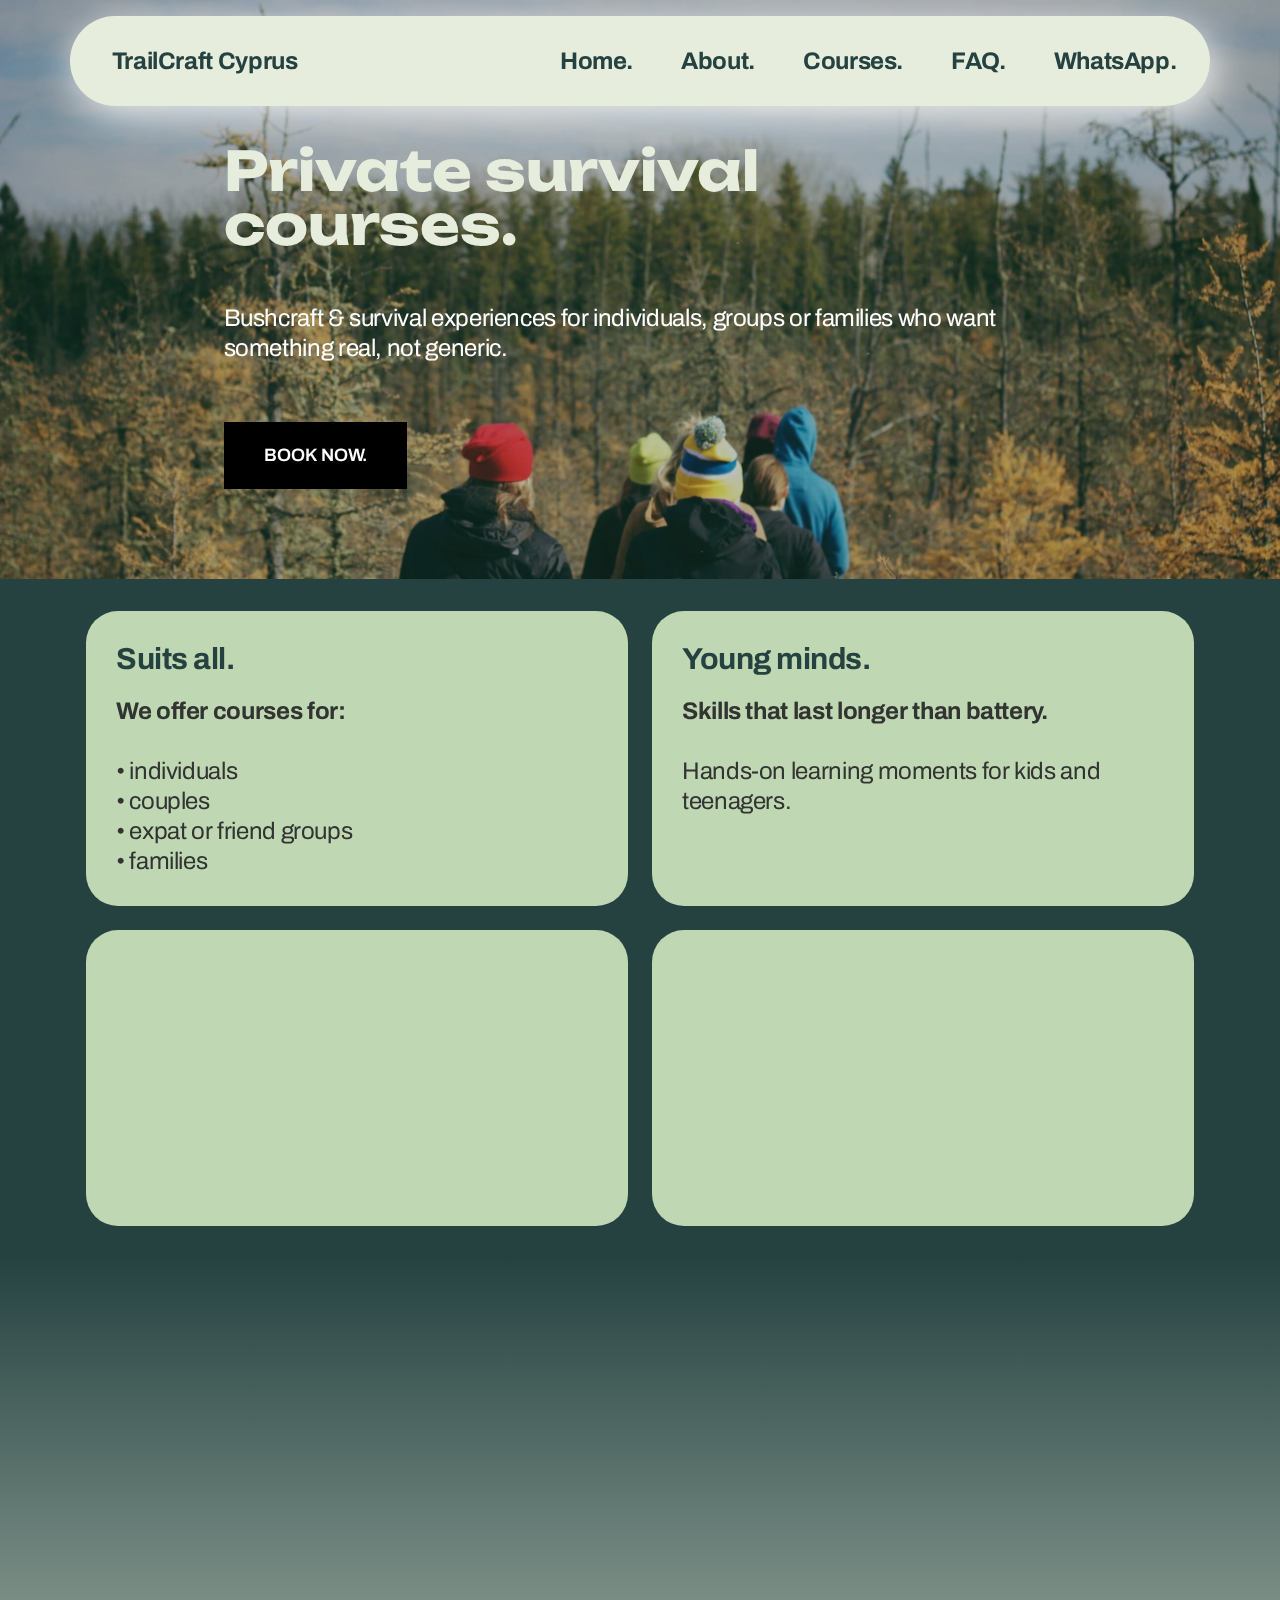
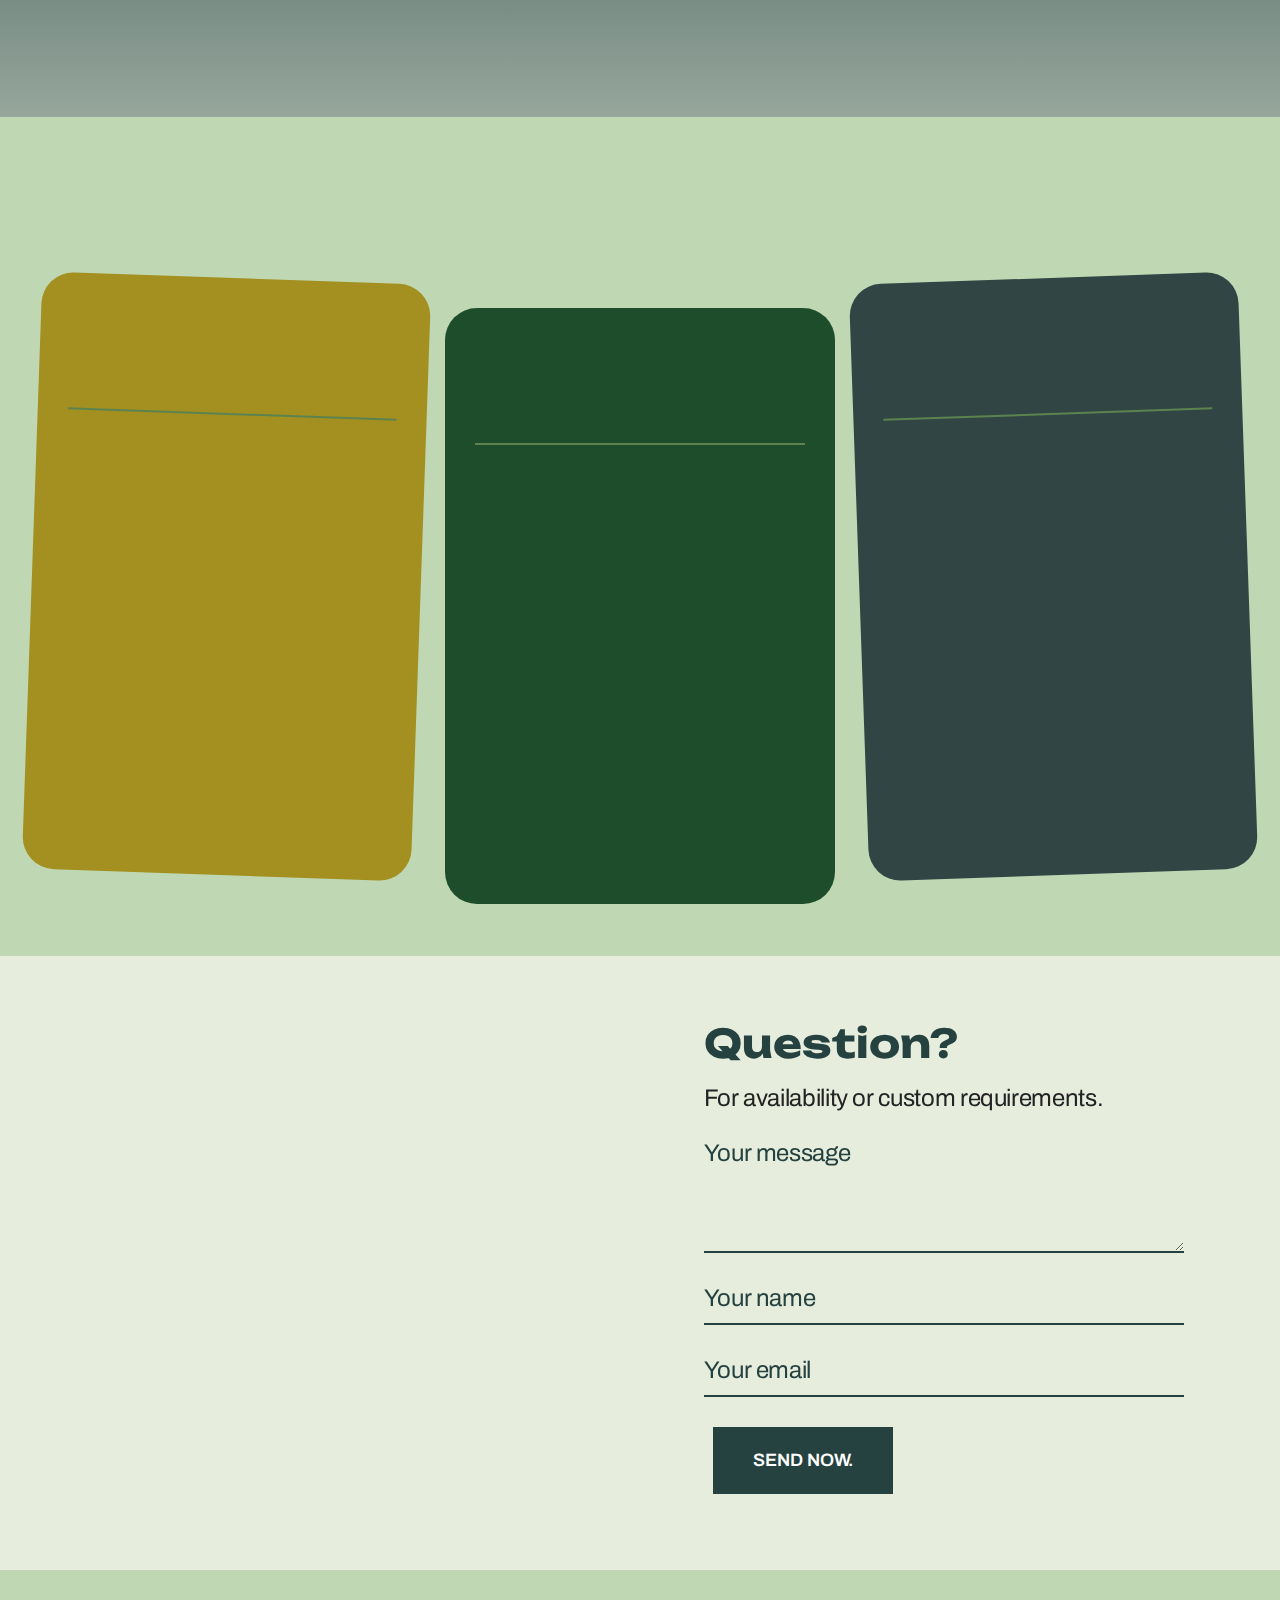
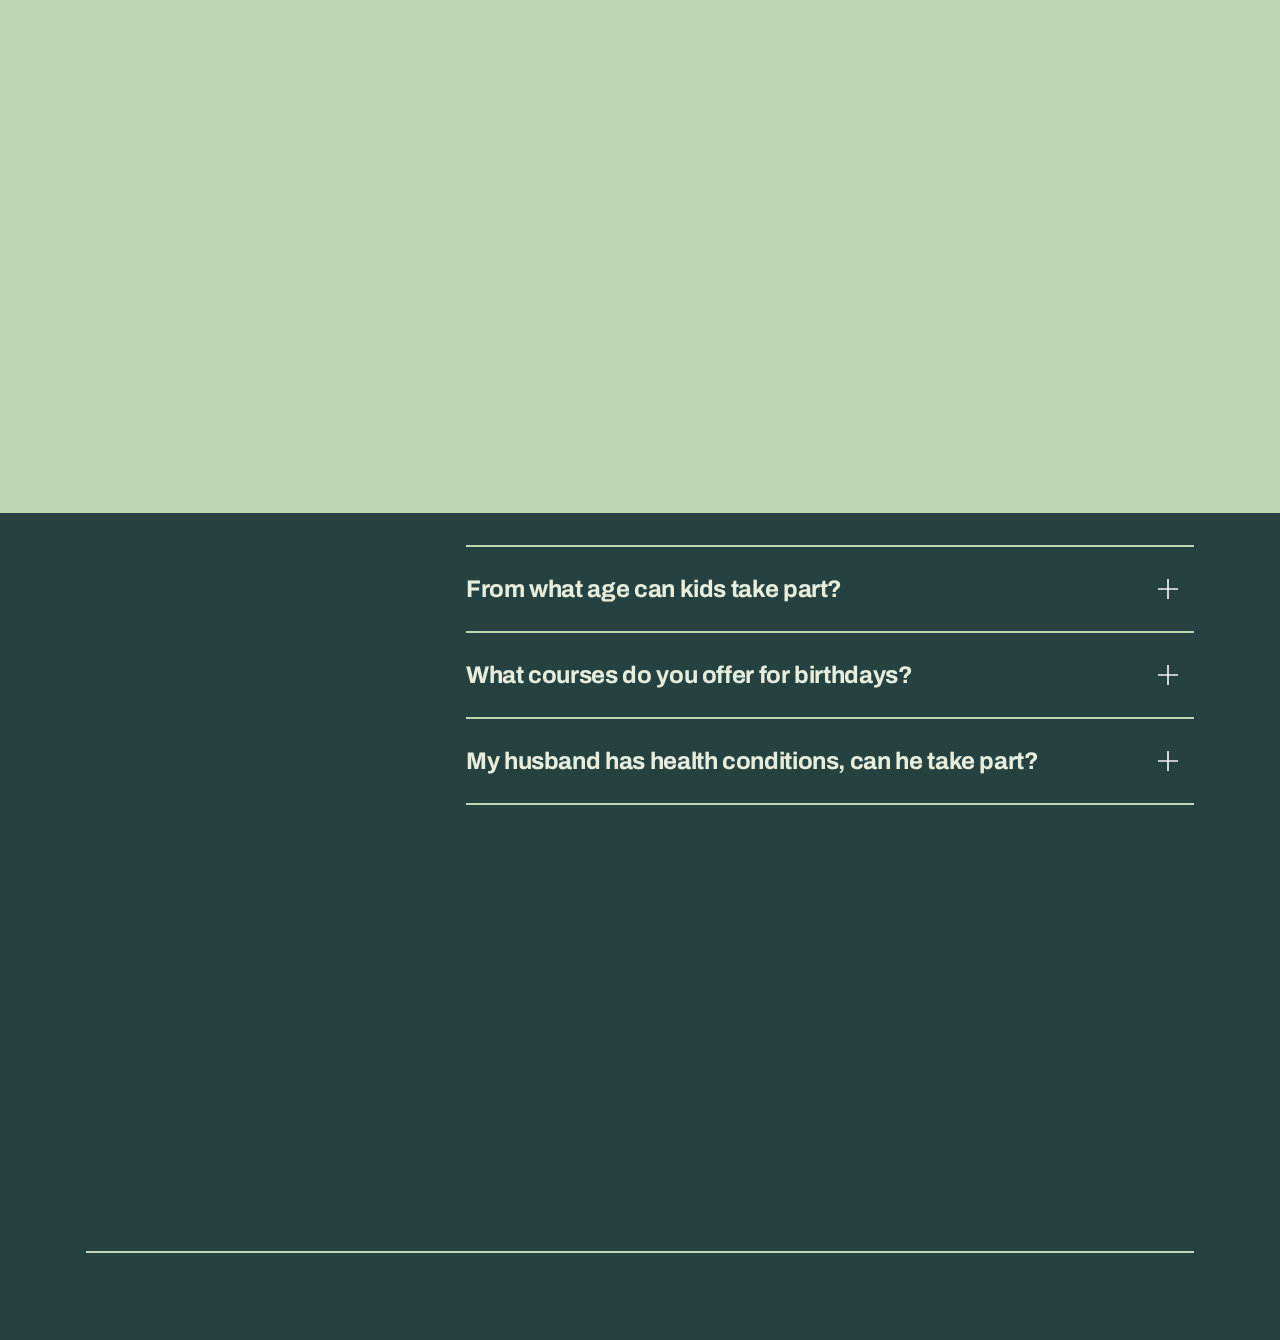
<file: Export/B2C.html>
<!DOCTYPE html>
<html  lang="en">
<head>
  
  <meta charset="UTF-8">
  <meta http-equiv="X-UA-Compatible" content="IE=edge">
  
  <meta name="twitter:card" content="summary_large_image"/>
  <meta name="twitter:image:src" content="assets/images/B2C-meta.png">
  <meta property="og:image" content="assets/images/B2C-meta.png">
  <meta name="twitter:title" content="TrailCraft Cyprus -  Private survival & bushcraft courses.">
  <meta name="viewport" content="width=device-width, initial-scale=1, minimum-scale=1">
  <link rel="shortcut icon" href="assets/images/logo333x333-128x128-1.png" type="image/x-icon">
  <meta name="description" content="Custom private bushcraft & survival sessions in Cyprus for groups, expats, families and VIP retreats. Learn fire, water purification, shelter building & navigation in 1–2 day outdoor trainings.">
  
  
  <title>TrailCraft Cyprus -  Private survival & bushcraft courses.</title>
  <link rel="stylesheet" href="assets/web/assets/mobirise-icons2/mobirise2.css">
  <link rel="stylesheet" href="assets/bootstrap/css/bootstrap.min.css">
  <link rel="stylesheet" href="assets/parallax/jarallax.css">
  <link rel="stylesheet" href="assets/animatecss/animate.css">
  <link rel="stylesheet" href="assets/popup-overlay-plugin/style.css">
  <link rel="stylesheet" href="assets/smart-cart/minicart-theme.css">
  <link rel="stylesheet" href="assets/dropdown/css/style.css">
  <link rel="stylesheet" href="assets/socicon/css/styles.css">
  <link rel="stylesheet" href="assets/theme/css/style.css">
  <link rel="preload" href="https://fonts.googleapis.com/css?family=Unbounded:200,300,400,500,600,700,800,900&display=swap" as="style" onload="this.onload=null;this.rel='stylesheet'">
  <noscript><link rel="stylesheet" href="https://fonts.googleapis.com/css?family=Unbounded:200,300,400,500,600,700,800,900&display=swap"></noscript>
  <link rel="preload" href="https://fonts.googleapis.com/css?family=Archivo:100,200,300,400,500,600,700,800,900,100i,200i,300i,400i,500i,600i,700i,800i,900i&display=swap" as="style" onload="this.onload=null;this.rel='stylesheet'">
  <noscript><link rel="stylesheet" href="https://fonts.googleapis.com/css?family=Archivo:100,200,300,400,500,600,700,800,900,100i,200i,300i,400i,500i,600i,700i,800i,900i&display=swap"></noscript>
  <link rel="preload" as="style" href="assets/mobirise/css/mbr-additional.css?v=x7QUUW"><link rel="stylesheet" href="assets/mobirise/css/mbr-additional.css?v=x7QUUW" type="text/css">

  
  
  
</head>
<body>
<script>var smartCartDefSettings = {"shopcart_top_offset":150,"side_offset":20,"site_width":1150,"shopcart_icon_color":"#ffffff","shopcart_back_color":"#14142b","shopcart_icon_size":50,"sc_count_color":"#14142b","sc_count_back_color":"#fedb01","sc_count_size":16,"buy_now":"Buy now","cart_title":"Your Cart","popup_button":"Add to Cart"};
                                </script>
  
  <section data-bs-version="5.1" class="menu menu1 animatem5 cid-v2rFeNHRlX" once="menu" id="menu01-34">
	

	<nav class="navbar navbar-dropdown navbar-fixed-top navbar-expand-lg">
		<div class="container">
			<div class="navbar-brand">
				
				<span class="navbar-caption-wrap"><a class="navbar-caption text-primary display-7" href="index.html">TrailCraft Cyprus</a></span>
			</div>
			<button class="navbar-toggler" type="button" data-toggle="collapse" data-bs-toggle="collapse" data-target="#navbarSupportedContent" data-bs-target="#navbarSupportedContent" aria-controls="navbarNavAltMarkup" aria-expanded="false" aria-label="Toggle navigation">
				<div class="hamburger">
					<span></span>
					<span></span>
					<span></span>
					<span></span>
				</div>
			</button>
			<div class="collapse navbar-collapse" id="navbarSupportedContent">
				<ul class="navbar-nav nav-dropdown nav-right" data-app-modern-menu="true"><li class="nav-item">
						<a class="nav-link link text-primary display-7" href="index.html">Home.</a>
					</li>
					<li class="nav-item">
						<a class="nav-link link text-primary display-7" href="about.html" aria-expanded="false">About.</a>
					</li>
					<li class="nav-item"><a class="nav-link link text-primary display-7" href="courses.html">Courses.</a></li><li class="nav-item">
						<a class="nav-link link text-primary display-7" href="about.html#list01-1j">FAQ.</a>
					</li>
					<li class="nav-item">
						<a class="nav-link link text-primary display-7" href="https://wa.me/4917622359263">WhatsApp.</a>
					</li></ul>
				
				
			</div>
		</div>
	</nav>
</section>

<section data-bs-version="5.1" class="header01 divem5 cid-v2rFeOJClB mbr-parallax-background" id="header01-35">
    

    
    <div class="mbr-overlay" style="opacity: 0.3; background-color: rgb(37, 66, 65);"></div>

    <div class="container-fluid">
        <div class="row">
            <div class="col-12">
                <div class="title-wrapper">
                    <h1 class="mbr-section-title mbr-fonts-style display-1"><strong>Private survival courses.&nbsp;</strong></h1>
                    <p class="mbr-text mbr-fonts-style display-7">
                        Bushcraft &amp; survival experiences for individuals, groups or families who want something real, not generic.
                    </p>
                    <div class="mbr-section-btn"><a class="btn btn-secondary display-4" href="mbrext://smart-cart?cmdsm=_xclick&amount=150&item_name=Private%20session&currency_code=EUR&dataShop=smartCart&nopayment_whatsapp=+4917622359263">BOOK NOW.</a></div>
                </div>
            </div>
        </div>
    </div>
</section>

<section data-bs-version="5.1" class="features01 plantm5 cid-v2rPd2HE32" id="features01-3g">
    

    
    

    <div class="container">
        <div class="row">
            <div class="col-12">
                <div class="title-wrapper">
                    
                </div>
            </div>
            <div class="col-12">
                <div class="items-wrapper">
                    <div class="item features-without-image active">
                        <div class="item-wrapper card_1">
                            <div class="card-box ">
                                <h4 class="card-title_1 mbr-fonts-style display-5"><strong>Suits all.</strong></h4>
                                <p class="card-text_1 mbr-fonts-style display-7"><strong>We offer courses for:&nbsp;<br></strong><br>• individuals
<br>• couples
<br>• expat or friend groups
<br>• families</p>
                                
                            </div>
                            
                        </div>
                    </div>
                    <div class="item features-without-image">
                        <div class="item-wrapper card_3">
                            <div class="card-box ">
                                <h4 class="card-title_3 mbr-fonts-style display-5"><strong>Young minds.</strong></h4>
                                <p class="card-text_3 mbr-fonts-style display-7"><strong>Skills that last longer than battery.<br></strong><br>Hands-on learning moments for kids and teenagers.<br></p>
                                
                            </div>
                            
                        </div>
                    </div><div class="item features-without-image">
                        <div class="item-wrapper card_2">
                            <div class="card-box ">
                                <h4 class="card-title_2 mbr-fonts-style display-5"><strong>Contents</strong></h4>
                                <p class="card-text_2 mbr-fonts-style display-7"><strong>From 3-hours up to a full weekend.<br><br></strong>Basics and in-depth survival techniques based skill.</p>
                                
                            </div>
                            
                        </div>
                    </div>
                    
                    <div class="item features-without-image">
                        <div class="item-wrapper card_2">
                            <div class="card-box ">
                                <h4 class="card-title_2 mbr-fonts-style display-5"><strong>Special events.</strong></h4>
                                <p class="card-text_2 mbr-fonts-style display-7"><strong>Custom sessions:<br></strong><br>• birthdays&nbsp;<br>• retreats&nbsp;<br>• bachelor events&nbsp;<br>• family bonding<br></p>
                                
                            </div>
                            
                        </div>
                    </div>
                </div>
            </div>
        </div>
    </div>
</section>

<section data-bs-version="5.1" class="list02 strengthm5 cid-v2rFePqXaN" id="list02-36">
    

    
    

    <div class="container">
        <div class="row justify-content-center">
            <div class="col-12">
                <div class="content-wrapper">
                    <div class="title-wrapper">
                        <h2 class="mbr-section-title mbr-fonts-style display-2"><strong>Skills that stay with you.&nbsp;</strong></h2>
                        <h3 class="mbr-section-subtitle mbr-fonts-style display-2"><strong>Not only for survival.</strong></h3>
                    </div>
                    <div class="text-wrapper">
                        <p class="mbr-text mbr-fonts-style display-7"><br>Rebuilding essential skills,&nbsp;in real enviroment.<br></p>
                    </div>
                </div>
            </div>
            <div class="col-12 col-lg-5">
                <div class="list-wrapper">
                    <ul class="list mbr-fonts-style display-7">
                        <li class="item-wrap">Custom sessions based on skill, purpose and goals</li><li class="item-wrap">Well-trained dogs are welcome.</li>
                        <li class="item-wrap">You don’t need prior experience.</li>
                    </ul>
                </div>
            </div>
            <div class="col-12 col-lg-5">
                <div class="list-wrapper list_2">
                    <ul class="list mbr-fonts-style display-7">
                        <li class="item-wrap">Basics: fire &amp; shelter, water safety</li><li class="item-wrap">Resilience, stress resistance and improvisation skills</li><li class="item-wrap">How to navigate &amp; stay calm</li>
                    </ul>
                </div>
            </div>
        </div>
    </div>
</section>

<section data-bs-version="5.1" class="features02 plantm5 cid-v2rW2bAFW6" id="features02-3h">
    

    
    

    <div class="container-fluid">
        <div class="row">
            <div class="col-12">
                <div class="title-wrapper">
                    <h2 class="mbr-section-title mbr-fonts-style display-2"><strong>
                        Pricing for private courses.</strong></h2>
                </div>
            </div>
        </div>
        <div class="row items-wrapper">
            <div class="col-12 col-lg-4 item features-without-image">
                <div class="item-wrapper card_1">
                    <div class="card-box">
                        <h4 class="card-title_1 mbr-fonts-style display-5">Individuals or couples.</h4>
                        <p class="card-text_1 mbr-fonts-style display-7">Price per day: 120 € / person</p>
                        <div class="border-wrapper"></div>
                        <ul class="list_1 mbr-fonts-style display-7">
                            <li class="item-wrap_1">Custom duration and intensity.</li><li class="item-wrap_1">Learn survival techniques.</li><li class="item-wrap_1">Max. of two persons.</li>
                        </ul>
                    </div>
                    <div class="mbr-section-btn"><a class="btn btn-primary display-7" href="mbrext://smart-cart?cmdsm=_cart&amount=120&item_name=Individual%20booking%201person&currency_code=EUR&dataShop=smartCart&nopayment_whatsapp=+4917622359263">
                            
                            BOOK NOW.</a></div>
                </div>
            </div>
            <div class="col-12 col-lg-4 item features-without-image">
                <div class="item-wrapper card_2">
                    <div class="card-box">
                        <h4 class="card-title_2 mbr-fonts-style display-5">Families and kids.</h4>
                        <p class="card-text_2 mbr-fonts-style display-7">Price per day: 90 € / person</p>
                        <div class="border-wrapper"></div>
                        <ul class="list_2 mbr-fonts-style display-7">
                            <li class="item-wrap_2"><span style="font-size: 1.5rem; letter-spacing: -0.015em;">Special bonding opportunities for families to grow stronger.</span><br></li><li class="item-wrap_2">Kids under 14 can come for free.</li><li class="item-wrap_2">Underage adventurers must be accompanied by a parent.</li>
                        </ul>
                    </div>
                    <div class="mbr-section-btn"><a class="btn btn-secondary display-7" href="mbrext://smart-cart?cmdsm=_cart&amount=90&item_name=Family%20booking%201person&currency_code=EUR&dataShop=smartCart&nopayment_whatsapp=+4917622359263">
                            BOOK NOW.</a></div>
                </div>
            </div>
            <div class="col-12 col-lg-4 item features-without-image">
                <div class="item-wrapper card_3">
                    <div class="card-box">
                        <h4 class="card-title_3 mbr-fonts-style display-5">Custom groups.</h4>
                        <p class="card-text_3 mbr-fonts-style display-7">Price per day: 120 € / person</p>
                        <div class="border-wrapper"></div>
                        <ul class="list_3 mbr-fonts-style display-7">
                            <li class="item-wrap_3">Unforgettable experiences with friends or colleagues.</li><li class="item-wrap_3">Groups up to eight possible.</li><li class="item-wrap_3">No excessive drinking allowed.</li>
                        </ul>
                    </div>
                    <div class="mbr-section-btn"><a class="btn btn-info display-7" href="mbrext://smart-cart?cmdsm=_cart&amount=120&item_name=Custom%20group%20booking%201person&currency_code=EUR&dataShop=smartCart&nopayment_whatsapp=+4917622359263">BOOK NOW.</a></div>
                </div>
            </div>
        </div>
    </div>
</section>

<section data-bs-version="5.1" class="form01 divem5 cid-v2rFeTmPXl" id="form01-3a">
    

    
    

    <div class="container">
        <div class="row">
            <div class="col-12 col-lg-6 card">
                <div class="image-wrapper">
                    <img src="[data-uri]" alt="Cyprus landscape" loading="lazy" class="lazyload" data-src="assets/images/crispin-jones-ecezc4w2rxe-unsplash-896x596.webp">
                </div>
            </div>
            <div class="col-12 col-lg-6 mbr-form card form-wrapper" data-form-type="formoid">
                <form action="https://mobirise.eu/" method="POST" class="mbr-form form-with-styler" data-form-title="Form Name"><input type="hidden" name="email" data-form-email="true" value="mUgOqsl39LkI8q6WkIBBPCWEdhrjtgGsw6/PFbij0+84bBvZZ5FycrElLHSNPS7+xuBVmobPcA9ZezCO2euHd2aeBFSS/SX5w8uOl6llQyPurssST9D679Nv8/j7fmKo.qcYYKFchTmAHRZJ9P7zG8j/4LyFOM5QVDLC+LXa4wRCgtqEKbuW+LgHt4/Grzyhz8SEuoXtVgFkCjNhcU5AdAOl0ZBTzBOrtFcAxZKQg9Ykp8tH2bpCACB31Mdoo0f56">
                    <div class="row">
                        <div hidden="hidden" data-form-alert="" class="alert alert-success col-12">Thanks for your interest! I will contact you soon.</div>
                        <div hidden="hidden" data-form-alert-danger="" class="alert alert-danger col-12"> Oops...! some
                            problem!
                        </div>
                    </div>
                    <div class="dragArea row">
                        <div class="col-lg-12 col-md-12 col-sm-12">
                            <h2 class="mbr-section-title mbr-fonts-style display-2"><strong>Question?</strong></h2>
                        </div>
                        <div class="col-lg-12 col-md-12 col-sm-12">
                            <p class="mbr-fonts-style display-7">
                                For availability or custom requirements.</p>
                        </div>
                        <div data-for="textarea" class="col-lg-12 col-md-12 col-sm-12 form-group mb-3">
                            <textarea name="textarea" placeholder="Your message" data-form-field="textarea" class="form-control display-4" id="textarea-form01-3a"></textarea>
                        </div>
                        <div data-for="name" class="col-lg-12 col-md-12 col-sm-12 form-group mb-3" style="">
                            <input type="text" name="name" placeholder="Your name" data-form-field="name" class="form-control display-4" value="" id="name-form01-3a">
                        </div>
                        <div class="col-lg-12 col-md-12 col-sm-12 form-group mb-3" data-for="email">
                            <input type="email" name="email" placeholder="Your email" data-form-field="email" class="form-control display-4" value="" id="email-form01-3a">
                        </div>
                        <div class="col-md-auto col mbr-section-btn"><button type="submit" class="btn btn-primary display-4">SEND NOW.</button></div>
                    </div>
                </form>
            </div>
        </div>
    </div>
</section>

<section data-bs-version="5.1" class="testimonials2 cid-v2rFeR4ZKc" id="testimonials2-38">
    
    
    
    
    <div class="container">
        <h3 class="mbr-section-title mbr-fonts-style align-center mb-4 display-2">
            <strong>Testimonials.</strong></h3>
        <div class="row justify-content-center">
            
            <div class="item features-without-image mb-5 col-12 col-md-3 active">
                <div class="item-wrapper">
                    <p class="mbr-text mbr-fonts-style mb-4 display-7">AAAAAAAAAAAAAAAAAAAAAAAAAAAAAAAAAAAAAAAAAAAAAAAAAAAAAAAAAAAAAAAAAAAAAAAAAAAAAAAAAAAAAAAAAAAAAAAAAAAAAAAAAAAAAAAAA</p>
                    <div class="d-flex mb-md-0 mb-4">
                        <div class="image-wrapper">
                            <img src="[data-uri]" alt="" data-slide-to="0" data-bs-slide-to="0" loading="lazy" class="lazyload" data-src="assets/images/team2.webp">
                        </div>
                        <div class="text-wrapper">
                            <p class="name mbr-fonts-style mb-1 display-4">
                                <strong>Jessica Brown</strong>
                            </p>
                            
                        </div>
                    </div>
                </div>
            </div><div class="item features-without-image mb-5 col-12 col-md-3">
                <div class="item-wrapper">
                    <p class="mbr-text mbr-fonts-style mb-4 display-7">AAAAAAAAAAAAAAAAAAAAAAAAAAAAAAAAAAAAAAAAAAAAAAAAAAAAAAAAAAAAAAAAAAAAAAAAAAAAAAAAAAAAAAAAAAAAAAAAAAAAAAAAAAAAAAAAA</p>
                    <div class="d-flex mb-md-0 mb-4">
                        <div class="image-wrapper">
                            <img src="[data-uri]" alt="" data-slide-to="1" data-bs-slide-to="1" loading="lazy" class="lazyload" data-src="assets/images/team1.webp">
                        </div>
                        <div class="text-wrapper">
                            <p class="name mbr-fonts-style mb-1 display-4">
                                <strong>Martin Smith</strong>
                            </p>
                            
                        </div>
                    </div>
                </div>
            </div><div class="item features-without-image mb-5 col-12 col-md-3">
                <div class="item-wrapper">
                    <p class="mbr-text mbr-fonts-style mb-4 display-7">AAAAAAAAAAAAAAAAAAAAAAAAAAAAAAAAAAAAAAAAAAAAAAAAAAAAAAAAAAAAAAAAAAAAAAAAAAAAAAAAAAAAAAAAAAAAAAAAAAAAAAAAAAAAAAAAA</p>
                    <div class="d-flex mb-md-0 mb-4">
                        <div class="image-wrapper">
                            <img src="[data-uri]" alt="" data-slide-to="2" data-bs-slide-to="3" loading="lazy" class="lazyload" data-src="assets/images/team2.webp">
                        </div>
                        <div class="text-wrapper">
                            <p class="name mbr-fonts-style mb-1 display-4">
                                <strong>Jessica Brown</strong>
                            </p>
                            
                        </div>
                    </div>
                </div>
            </div><div class="item features-without-image mb-5 col-12 col-md-3">
                <div class="item-wrapper">
                    <p class="mbr-text mbr-fonts-style mb-4 display-7">AAAAAAAAAAAAAAAAAAAAAAAAAAAAAAAAAAAAAAAAAAAAAAAAAAAAAAAAAAAAAAAAAAAAAAAAAAAAAAAAAAAAAAAAAAAAAAAAAAAAAAAAAAAAAAAAA</p>
                    <div class="d-flex mb-md-0 mb-4">
                        <div class="image-wrapper">
                            <img src="[data-uri]" alt="" data-slide-to="3" data-bs-slide-to="4" loading="lazy" class="lazyload" data-src="assets/images/team2.webp">
                        </div>
                        <div class="text-wrapper">
                            <p class="name mbr-fonts-style mb-1 display-4">
                                <strong>Jessica Brown</strong>
                            </p>
                            
                        </div>
                    </div>
                </div>
            </div>
        </div>
    </div>
</section>

<section data-bs-version="5.1" class="list01 divem5 cid-v2rFeUgpwk" id="list01-3b">
    
    

    <div class="container">
        <div class="row">
            <div class="col-12 col-lg-4">
                <div class="title-wrapper">
                    <h2 class="mbr-section-title mbr-fonts-style display-2">
                        <strong>FAQ.</strong></h2>
                </div>
            </div>
            <div class="col-12 col-lg-8">
                <div id="bootstrap-accordion_44" class="panel-group accordionStyles accordion" role="tablist" aria-multiselectable="true">
                    <div class="card">
                        <div class="card-header" role="tab" id="headingOne">
                            <a role="button" class="panel-title collapsed" data-toggle="collapse" data-bs-toggle="collapse" data-core="" href="#collapse1_44" aria-expanded="false" aria-controls="collapse1">
                                <h4 class="panel-title-edit mbr-fonts-style display-7">
                                    <strong>From what age can kids take part?</strong>
                                </h4>
                                <span class="sign mbr-iconfont mobi-mbri-plus mobi-mbri"></span>
                            </a>
                        </div>
                        <div id="collapse1_44" class="panel-collapse noScroll collapse" role="tabpanel" aria-labelledby="headingOne" data-parent="#accordion" data-bs-parent="#bootstrap-accordion_44">
                            <div class="panel-body">
                                <p class="mbr-fonts-style panel-text display-4">
                                    Kids should be at least 10 years old to participate.</p>
                            </div>
                        </div>
                    </div>
                    <div class="card">
                        <div class="card-header" role="tab" id="headingTwo">
                            <a role="button" class="panel-title collapsed" data-toggle="collapse" data-bs-toggle="collapse" data-core="" href="#collapse2_44" aria-expanded="false" aria-controls="collapse2">
                                <h4 class="panel-title-edit mbr-fonts-style display-7">
                                    <strong>What courses do you offer for birthdays?</strong>
                                </h4>
                                <span class="sign mbr-iconfont mobi-mbri-plus mobi-mbri"></span>
                            </a>
                        </div>
                        <div id="collapse2_44" class="panel-collapse noScroll collapse" role="tabpanel" aria-labelledby="headingTwo" data-parent="#accordion" data-bs-parent="#bootstrap-accordion_44">
                            <div class="panel-body">
                                <p class="mbr-fonts-style panel-text display-4">
                                    For birthdays,courses with custom contents such as surprise guests are possible. Please reach out so details can be set.</p>
                            </div>
                        </div>
                    </div>
                    <div class="card">
                        <div class="card-header" role="tab" id="headingThree">
                            <a role="button" class="panel-title collapsed" data-toggle="collapse" data-bs-toggle="collapse" data-core="" href="#collapse3_44" aria-expanded="false" aria-controls="collapse3">
                                <h4 class="panel-title-edit mbr-fonts-style display-7">
                                    <strong>My husband has health conditions, can he take part?</strong>
                                </h4>
                                <span class="sign mbr-iconfont mobi-mbri-plus mobi-mbri"></span>
                            </a>
                        </div>
                        <div id="collapse3_44" class="panel-collapse noScroll collapse" role="tabpanel" aria-labelledby="headingThree" data-parent="#accordion" data-bs-parent="#bootstrap-accordion_44">
                            <div class="panel-body">
                                <p class="mbr-fonts-style panel-text display-4">
                                    While it is not recommended to take part if you are unsure about your physical competence, it is best practice to consult a professional. Courses can be tailored to a certain extent, so feel free to contact.</p>
                            </div>
                        </div>
                    </div>
                    
                    
                    
                </div>
            </div>
        </div>
    </div>
</section>

<section data-bs-version="5.1" class="footer01 divem5 cid-v2rFeV9pyt" once="footers" id="footer01-3c">
    

    
    

    <div class="container">
        <div class="row">
            <div class="col-12 col-lg-4 card">
                <div class="title-wrapper">
                    <h2 class="mbr-section-title mbr-fonts-style display-2">
                        <strong>Follow me.</strong></h2>
                    
                    <div class="social-wrapper">
                        <div class="soc-wrap">
                            <div class="soc-item">
                                <a href="#">
                                    <span class="mbr-iconfont socicon socicon-facebook"></span>
                                </a>
                            </div>
                            <div class="soc-item">
                                <a href="#">
                                    <span class="mbr-iconfont socicon socicon-instagram"></span>
                                </a>
                            </div>
                            <div class="soc-item">
                                <a href="#">
                                    <span class="mbr-iconfont socicon socicon-vimeo"></span>
                                </a>
                            </div>
                            
                        </div>
                    </div>
                </div>
            </div>
            <div class="col-12 col-lg-4">
                <div class="list-content">
                    
                    <div class="contact-wrapper">
                        
                        <ul class="list mbr-fonts-style display-4">
                            <li class="item-wrap">Pavlos Batziakas<br><br>Michael Kasialou 14<br>7570 Alethriko<br>Larnaca, Cyprus<br><br><a href="mailto:pavlos.batziakas@cyprec.com" class="text-danger">E-Mail me!</a><br><a href="tel:+4917622359263" class="text-danger">Call me!</a></li>
                        </ul>
                    </div>
                </div>
            </div>
            <div class="col-12">
                <div class="copy-wrapper">
                    
                    <p class="mbr-copy mbr-fonts-style display-4">
                        © Copyright 2030 Mobirise - All Rights Reserved
                    </p>
                </div>
            </div>
        </div>
    </div>
</section>


<script src="assets/bootstrap/js/bootstrap.bundle.min.js"></script>
  <script src="assets/parallax/jarallax.js"></script>
  <script src="assets/smoothscroll/smooth-scroll.js"></script>
  <script src="assets/ytplayer/index.js"></script>
  <script src="assets/smart-cart/minicart.js"></script>
  <script src="assets/smart-cart/minicart-customizer.js"></script>
  <script src="assets/dropdown/js/navbar-dropdown.js"></script>
  <script src="assets/mbr-switch-arrow/mbr-switch-arrow.js"></script>
  <script src="assets/theme/js/script.js"></script>
  <script src="assets/formoid/formoid.min.js"></script>
  
  
  
 <div id="scrollToTop" class="scrollToTop mbr-arrow-up"><a style="text-align: center;"><i class="mbr-arrow-up-icon mbr-arrow-up-icon-cm cm-icon cm-icon-smallarrow-up"></i></a></div>
    <input name="animation" type="hidden">
  <script>"use strict";if("loading"in HTMLImageElement.prototype){document.querySelectorAll('img[loading="lazy"]').forEach(e=>{e.src=e.dataset.src;if(e.getAttribute("style")){e.setAttribute("data-temp-style",e.getAttribute("style"))};if(e.getAttribute("data-aspectratio")){e.style.paddingTop=100*e.getAttribute("data-aspectratio")+"%";e.style.height=0;}e.onload=function(){if(e.getAttribute("data-temp-style")){e.setAttribute("style", e.getAttribute("data-temp-style"))}else{e.removeAttribute("style")};e.removeAttribute("data-temp-style")}})}else{const e=document.createElement("script");e.src="https://cdnjs.cloudflare.com/ajax/libs/lazysizes/5.1.2/lazysizes.min.js";document.body.appendChild(e)}</script>
</body>
</html>
</file>
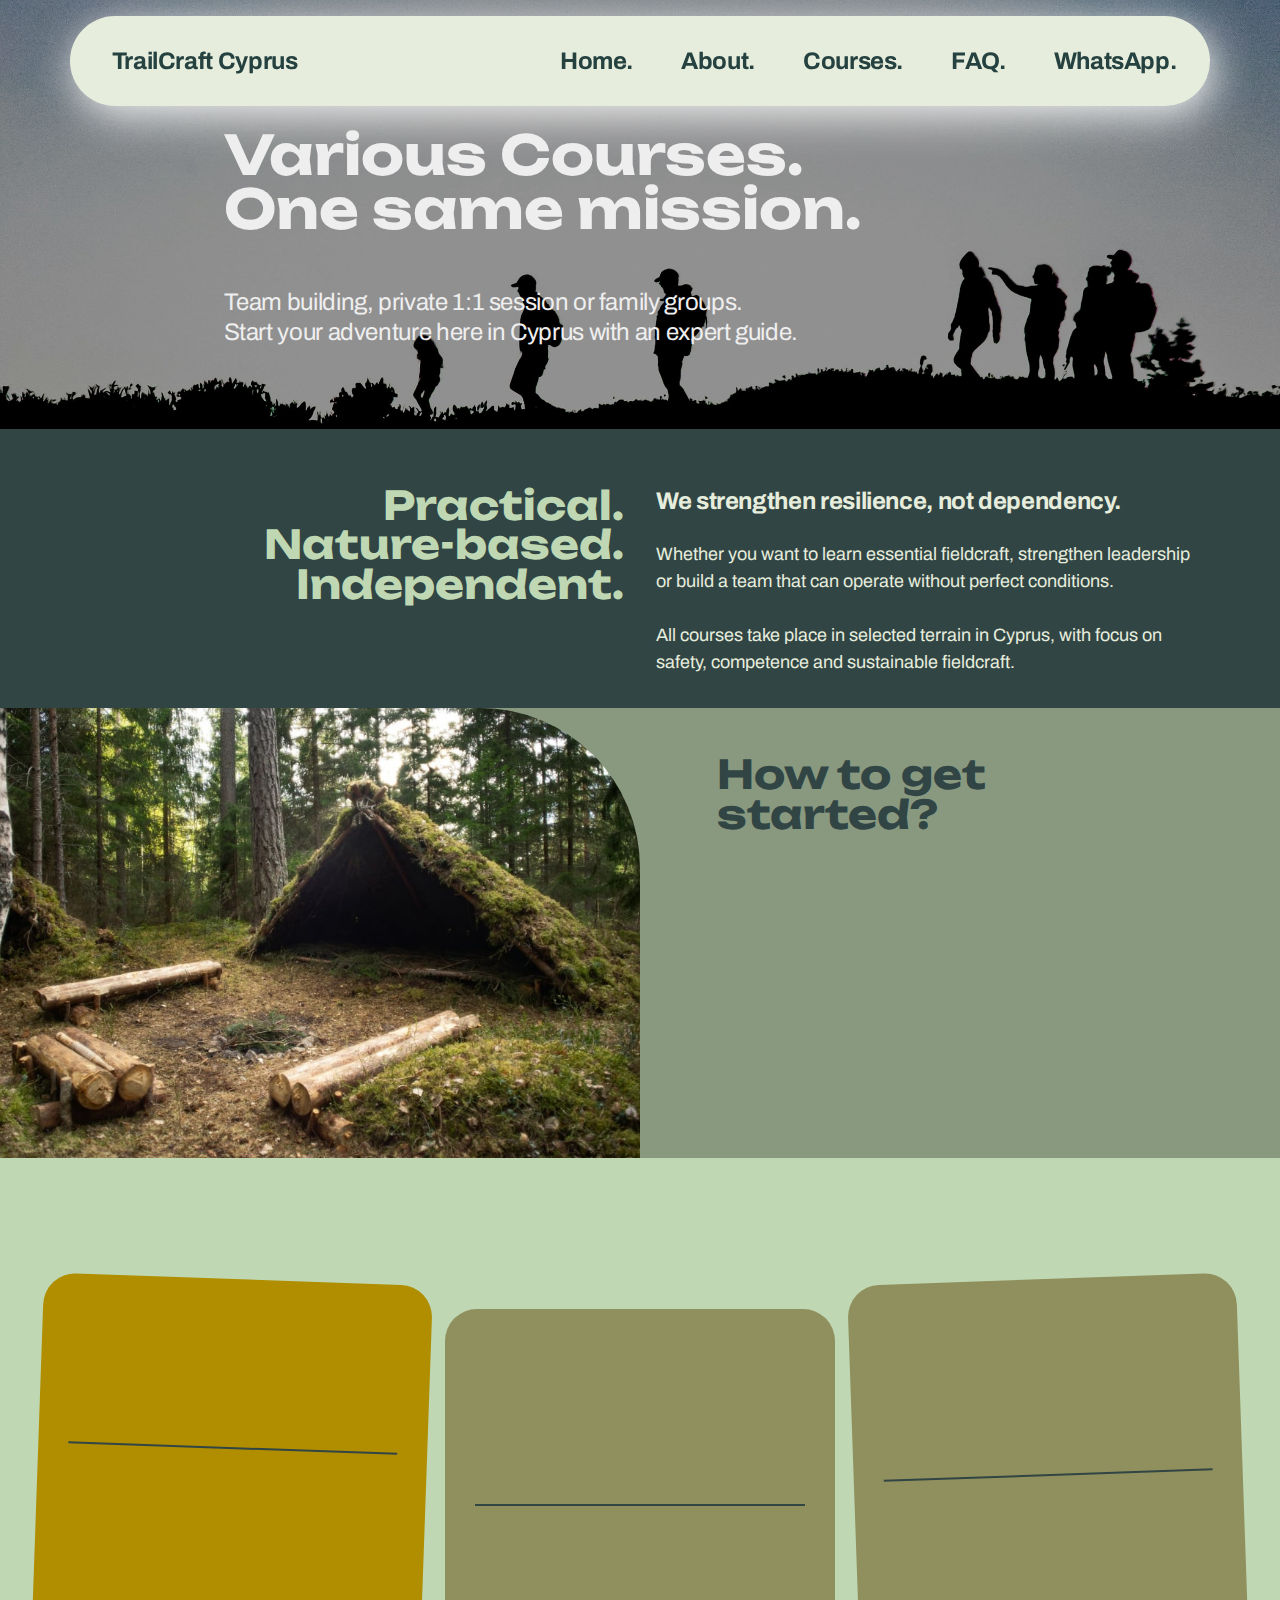
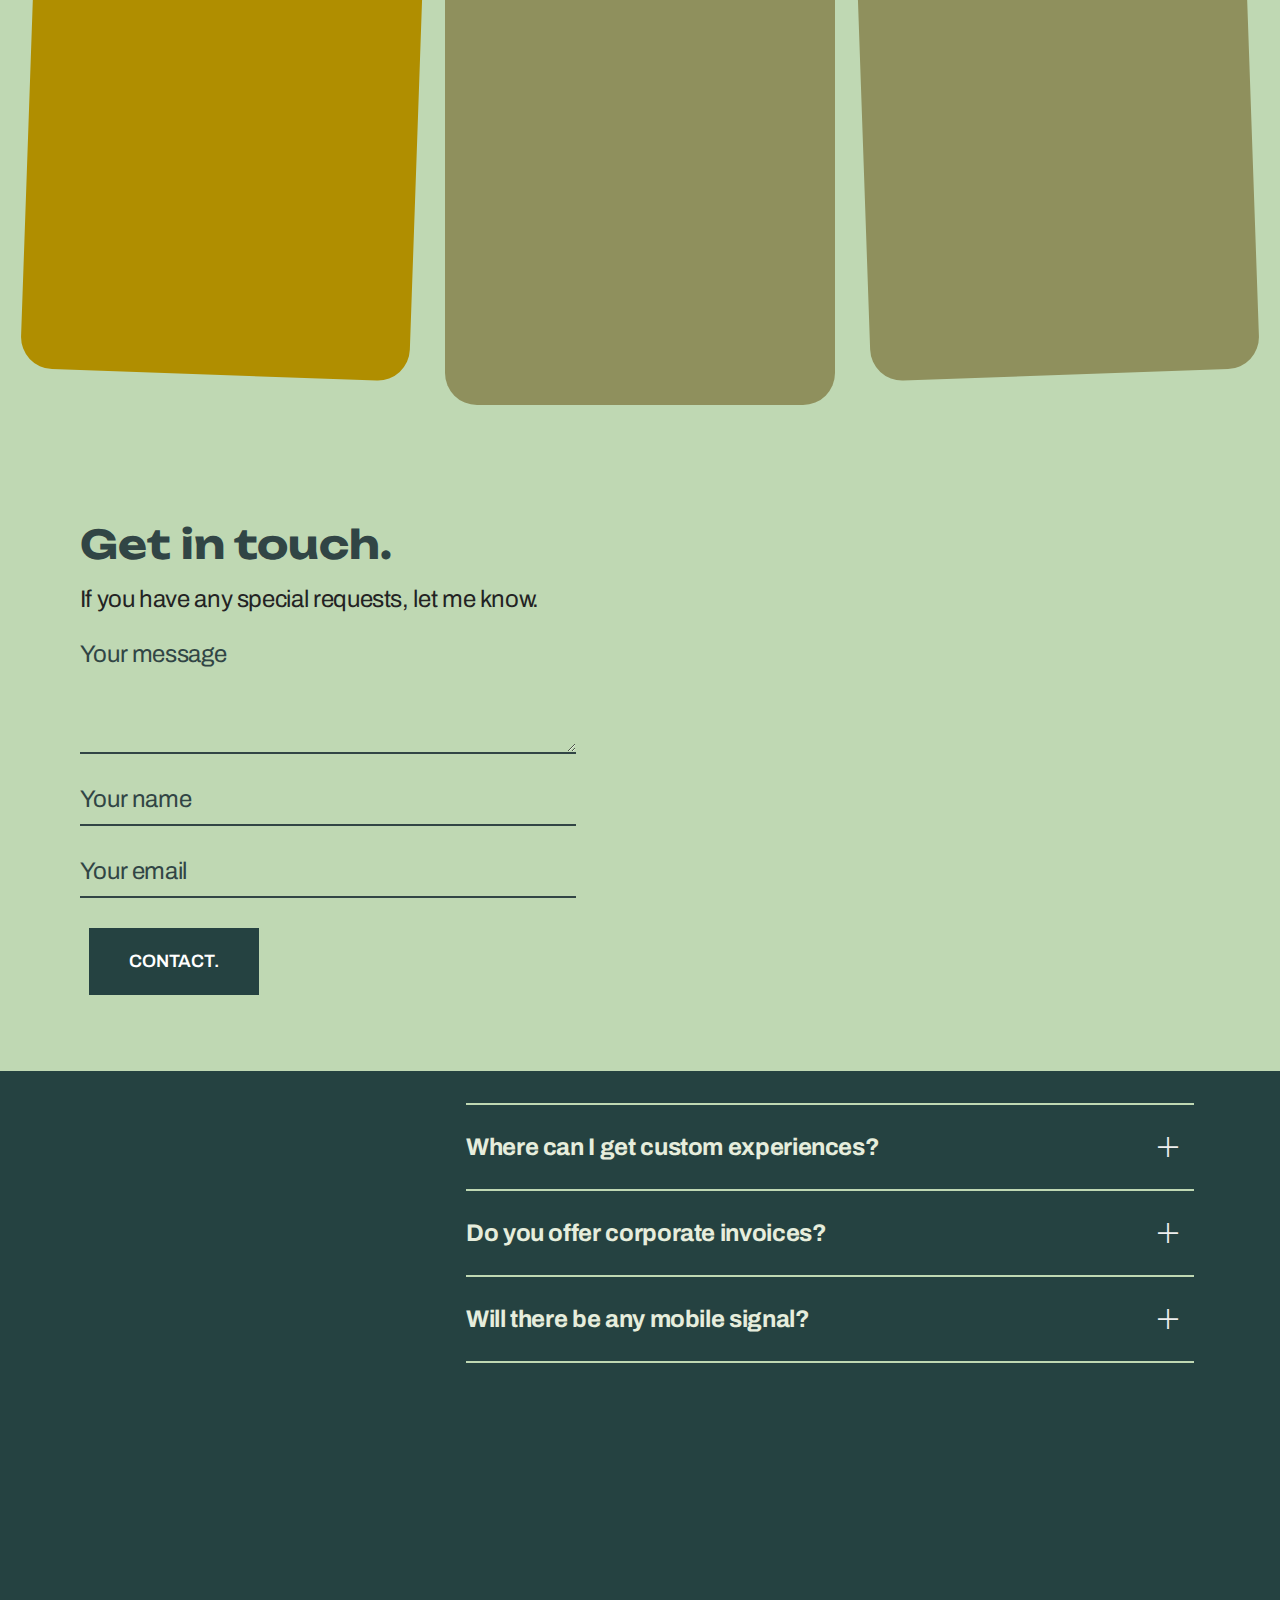
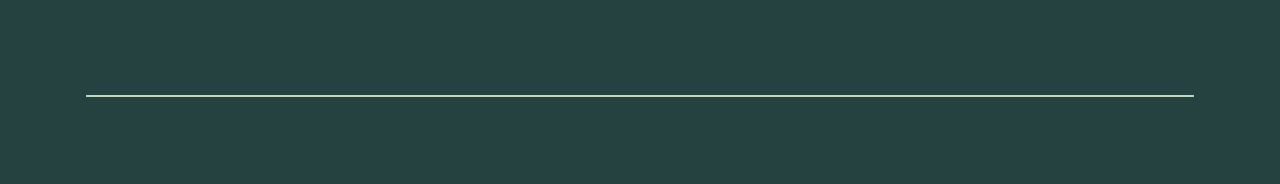
<file: Export/courses.html>
<!DOCTYPE html>
<html  lang="en">
<head>
  
  <meta charset="UTF-8">
  <meta http-equiv="X-UA-Compatible" content="IE=edge">
  
  <meta name="twitter:card" content="summary_large_image"/>
  <meta name="twitter:image:src" content="assets/images/courses-meta.png">
  <meta property="og:image" content="assets/images/courses-meta.png">
  <meta name="twitter:title" content="TrailCraft Cyprus -  Course overview for survival and fieldcraft.">
  <meta name="viewport" content="width=device-width, initial-scale=1, minimum-scale=1">
  <link rel="shortcut icon" href="assets/images/logo333x333-128x128-1.png" type="image/x-icon">
  <meta name="description" content="TrailCraft Cyprus course overview for bushcraft & survival training formats for corporate teams, private individuals and small groups. Outdoor courses focused on resilience, leadership & real-world capability.">
  
  
  <title>TrailCraft Cyprus -  Course overview for survival and fieldcraft.</title>
  <link rel="stylesheet" href="assets/web/assets/mobirise-icons2/mobirise2.css">
  <link rel="stylesheet" href="assets/bootstrap/css/bootstrap.min.css">
  <link rel="stylesheet" href="assets/animatecss/animate.css">
  <link rel="stylesheet" href="assets/popup-overlay-plugin/style.css">
  <link rel="stylesheet" href="assets/smart-cart/minicart-theme.css">
  <link rel="stylesheet" href="assets/dropdown/css/style.css">
  <link rel="stylesheet" href="assets/socicon/css/styles.css">
  <link rel="stylesheet" href="assets/theme/css/style.css">
  <link rel="preload" href="https://fonts.googleapis.com/css?family=Unbounded:200,300,400,500,600,700,800,900&display=swap" as="style" onload="this.onload=null;this.rel='stylesheet'">
  <noscript><link rel="stylesheet" href="https://fonts.googleapis.com/css?family=Unbounded:200,300,400,500,600,700,800,900&display=swap"></noscript>
  <link rel="preload" href="https://fonts.googleapis.com/css?family=Archivo:100,200,300,400,500,600,700,800,900,100i,200i,300i,400i,500i,600i,700i,800i,900i&display=swap" as="style" onload="this.onload=null;this.rel='stylesheet'">
  <noscript><link rel="stylesheet" href="https://fonts.googleapis.com/css?family=Archivo:100,200,300,400,500,600,700,800,900,100i,200i,300i,400i,500i,600i,700i,800i,900i&display=swap"></noscript>
  <link rel="preload" as="style" href="assets/mobirise/css/mbr-additional.css?v=B8yuUo"><link rel="stylesheet" href="assets/mobirise/css/mbr-additional.css?v=B8yuUo" type="text/css">

  
  
  
</head>
<body>
<script>var smartCartDefSettings = {"shopcart_top_offset":150,"side_offset":20,"site_width":1150,"shopcart_icon_color":"#ffffff","shopcart_back_color":"#14142b","shopcart_icon_size":50,"sc_count_color":"#14142b","sc_count_back_color":"#fedb01","sc_count_size":16,"buy_now":"Buy now","cart_title":"Your Cart","popup_button":"Add to Cart"};
                                </script>
  
  <section data-bs-version="5.1" class="menu menu1 animatem5 cid-v2fesKlwwv" once="menu" id="menu01-25">
	

	<nav class="navbar navbar-dropdown navbar-fixed-top navbar-expand-lg">
		<div class="container">
			<div class="navbar-brand">
				
				<span class="navbar-caption-wrap"><a class="navbar-caption text-primary display-7" href="index.html">TrailCraft Cyprus</a></span>
			</div>
			<button class="navbar-toggler" type="button" data-toggle="collapse" data-bs-toggle="collapse" data-target="#navbarSupportedContent" data-bs-target="#navbarSupportedContent" aria-controls="navbarNavAltMarkup" aria-expanded="false" aria-label="Toggle navigation">
				<div class="hamburger">
					<span></span>
					<span></span>
					<span></span>
					<span></span>
				</div>
			</button>
			<div class="collapse navbar-collapse" id="navbarSupportedContent">
				<ul class="navbar-nav nav-dropdown nav-right" data-app-modern-menu="true"><li class="nav-item">
						<a class="nav-link link text-primary display-7" href="index.html">Home.</a>
					</li>
					<li class="nav-item">
						<a class="nav-link link text-primary display-7" href="about.html" aria-expanded="false">About.</a>
					</li>
					<li class="nav-item"><a class="nav-link link text-primary display-7" href="courses.html">Courses.</a></li><li class="nav-item">
						<a class="nav-link link text-primary display-7" href="about.html#list01-1j">FAQ.</a>
					</li>
					<li class="nav-item">
						<a class="nav-link link text-primary display-7" href="https://wa.me/4917622359263">WhatsApp.</a>
					</li></ul>
				
				
			</div>
		</div>
	</nav>
</section>

<section data-bs-version="5.1" class="header01 divem5 cid-v25rtPpRmV" id="header01-1q">
    

    
    <div class="mbr-overlay" style="opacity: 0.3; background-color: rgb(0, 0, 0);"></div>

    <div class="container-fluid">
        <div class="row">
            <div class="col-12">
                <div class="title-wrapper">
                    <h1 class="mbr-section-title mbr-fonts-style display-1"><strong>Various Courses.<br>One same mission.</strong></h1>
                    <p class="mbr-text mbr-fonts-style display-7">Team building, private 1:1 session or family groups.<br>Start your adventure here in Cyprus with an expert guide.</p>
                    
                </div>
            </div>
        </div>
    </div>
</section>

<section data-bs-version="5.1" class="article03 divem5 cid-v2lkBaGYMz" id="article03-2l">
    
    

    <div class="container">
        <div class="row">
            <div class="col-12 col-lg-6">
                <div class="title-wrapper">
                    <h2 class="mbr-section-title mbr-fonts-style display-2"><strong>Practical. <br>Nature-based.<br>Independent.</strong></h2>
                </div>
            </div>
            <div class="col-12 col-lg-6">
                <div class="text-wrapper">
                    <h3 class="mbr-section-subtitle mbr-fonts-style display-7"><strong>We strengthen resilience, not dependency.</strong></h3>
                    <p class="mbr-text mbr-fonts-style display-4">
                        Whether you want to learn essential fieldcraft, strengthen leadership or build a team that can operate without perfect conditions.
                    <br><br>All courses take place in selected terrain in Cyprus, with focus on safety, competence and sustainable fieldcraft.<br></p>
                </div>
            </div>
        </div>
    </div>
</section>

<section data-bs-version="5.1" class="article06 divem5 cid-v2rAHf6ZFP" id="article06-33">
    
    

    <div class="container-fluid">
        <div class="row">
            <div class="col-12 col-lg-6 card">
                <div class="image-wrapper">
                    <img src="[data-uri]" alt="Shelter" loading="lazy" class="lazyload" data-src="assets/images/caspian-dahlstrom-fad9vfczgaq-unsplash-1091x614.webp">
                </div>
            </div>
            <div class="col-12 col-lg-6 card">
                <div class="title-wrapper">
                    <h2 class="mbr-section-title mbr-fonts-style display-2">
                        <strong>How to get started?</strong></h2>
                    <p class="mbr-text mbr-fonts-style display-4">Pick your required course. Surviving alone or as a group? <br><br>Let me know if there are any health conditions or special requests, so the course can be tailored specially just for your needs.</p>
                    <div class="mbr-section-btn"><a class="btn btn-secondary display-4" href="https://wa.me/4917622359263">WHATSAPP.</a> <a class="btn btn-primary display-4" href="mailto:pavlos.batziakas@cyprec.com">E-MAIL.</a></div>
                </div>
            </div>
        </div>
    </div>
</section>

<section data-bs-version="5.1" class="features02 plantm5 cid-v2f43Q8riJ" id="features02-21">
    

    
    

    <div class="container-fluid">
        <div class="row">
            <div class="col-12">
                <div class="title-wrapper">
                    <h2 class="mbr-section-title mbr-fonts-style display-2"><strong>
                        Choose your path.</strong></h2>
                </div>
            </div>
        </div>
        <div class="row items-wrapper">
            <div class="col-12 col-lg-4 item features-without-image">
                <div class="item-wrapper card_1">
                    <div class="card-box">
                        <h2 class="card-title_1 mbr-fonts-style display-5">Corporate team building course.</h2>
                        <p class="card-text_1 mbr-fonts-style display-4">Custom courses for corporate events.&nbsp;</p>
                        <div class="border-wrapper"></div>
                        <ul class="list_1 mbr-fonts-style display-4">
                            <li class="item-wrap_1">Groups up to ten participants.</li><li class="item-wrap_1">Grow team communication and resilience or learn leadership under pressure&nbsp;</li><li class="item-wrap_1">Decision-making without perfect conditions.</li><li class="item-wrap_1">Work together as a team to survive.</li>
                        </ul>
                    </div>
                    <div class="mbr-section-btn"><a class="btn btn-secondary display-4" href="b2b.html">
                            <span class="mobi-mbri mobi-mbri-plus mbr-iconfont mbr-iconfont-btn"></span>B2B COURSES.</a></div>
                </div>
            </div>
            <div class="col-12 col-lg-4 item features-without-image">
                <div class="item-wrapper card_2">
                    <div class="card-box">
                        <h2 class="card-title_2 mbr-fonts-style display-5">Weekend course for up to two.</h2>
                        <p class="card-text_2 mbr-fonts-style display-4">Private weekend course to learn real outdoor skills.&nbsp;Individuals and couples.</p>
                        <div class="border-wrapper"></div>
                        <ul class="list_2 mbr-fonts-style display-4">
                            <li class="item-wrap_2">Private weekend for up to two participants.</li><li class="item-wrap_2">Beginners welcome, no ego required.</li>
                            <li class="item-wrap_2">Learn the basics of survival: Fire, shelter, and navigation.</li><li class="item-wrap_2">Learn more about yourself.</li><li class="item-wrap_2">Tailored intensity, duration &amp; outcomes</li>
                        </ul>
                    </div>
                    <div class="mbr-section-btn"><a class="btn btn-secondary display-4" href="B2C.html">
                            <span class="mobi-mbri mobi-mbri-plus mbr-iconfont mbr-iconfont-btn"></span>PRIVATE COURSES.</a></div>
                </div>
            </div>
            <div class="col-12 col-lg-4 item features-without-image">
                <div class="item-wrapper card_3">
                    <div class="card-box">
                        <h2 class="card-title_3 mbr-fonts-style display-5">Custom group sessions for families or friends.<br></h2>
                        <p class="card-text_3 mbr-fonts-style display-4">Private group experiences for families or VIP events.</p>
                        <div class="border-wrapper"></div>
                        <ul class="list_3 mbr-fonts-style display-4">
                            <li class="item-wrap_3">Private groups up to ten participants.</li><li class="item-wrap_3">Families and kids are welcome!</li><li class="item-wrap_3">Build a meaningful shared experience.<br>Unforgettable birthdays, special bonding time as a family.</li><li class="item-wrap_3">Tailored intensity, duration &amp; outcomes</li>
                        </ul>
                    </div>
                    <div class="mbr-section-btn"><a class="btn btn-secondary display-4" href="B2C.html">
                            <span class="mobi-mbri mobi-mbri-plus mbr-iconfont mbr-iconfont-btn"></span>
                            PRIVATE COURSES.</a></div>
                </div>
            </div>
        </div>
    </div>
</section>

<section data-bs-version="5.1" class="form01 divem5 cid-v25ru0NAux" id="form01-1u">
    

    
    

    <div class="container">
        <div class="row flex-row-reverse">
            <div class="col-12 col-lg-6 card">
                <div class="image-wrapper">
                    <img src="[data-uri]" alt="Person talking" loading="lazy" class="lazyload" data-src="assets/images/priscilla-du-preez-7s3bir6hatu-unsplash-633x422.webp">
                </div>
            </div>
            <div class="col-12 col-lg-6 mbr-form card form-wrapper" data-form-type="formoid">
                <form action="https://mobirise.eu/" method="POST" class="mbr-form form-with-styler" data-form-title="Form Name"><input type="hidden" name="email" data-form-email="true" value="oXDvr5J5z+cZMuPnL9fgGjflwlBHEsbhxHaadx5hBm7hSH0s+v/IYpymD7oLs8WldWubvF1ZjcEio86onF9X8fyn8RxcJ6UgN+IKHllj6W0klc726xTTGrUmsx3WU75H.MDacLiSZ6i7EJMvL/6mlYS49TWE5V3bDCFz02Eg1b5+VvhgBPEZhQN12C+8dXvtlpg3KiGTl9PGICLNVl7NtMjTE/Qm9JnwxT88JuOdS3vkAz3aIsGVeeLO9lrzibZUY">
                    <div class="row">
                        <div hidden="hidden" data-form-alert="" class="alert alert-success col-12">Thanks for filling out the form! I will contact you soon.</div>
                        <div hidden="hidden" data-form-alert-danger="" class="alert alert-danger col-12"> Oops...! some
                            problem!
                        </div>
                    </div>
                    <div class="dragArea row">
                        <div class="col-lg-12 col-md-12 col-sm-12">
                            <h2 class="mbr-section-title mbr-fonts-style display-2"><strong>
                                Get in touch.</strong></h2>
                        </div>
                        <div class="col-lg-12 col-md-12 col-sm-12">
                            <p class="mbr-fonts-style display-7">If you have any special requests, let me know.</p>
                        </div>
                        <div data-for="textarea" class="col-lg-12 col-md-12 col-sm-12 form-group mb-3">
                            <textarea name="textarea" placeholder="Your message" data-form-field="textarea" class="form-control display-4" id="textarea-form01-1u"></textarea>
                        </div>
                        <div data-for="name" class="col-lg-12 col-md-12 col-sm-12 form-group mb-3" style="">
                            <input type="text" name="name" placeholder="Your name" data-form-field="name" class="form-control display-4" value="" id="name-form01-1u">
                        </div>
                        <div class="col-lg-12 col-md-12 col-sm-12 form-group mb-3" data-for="email">
                            <input type="email" name="email" placeholder="Your email" data-form-field="email" class="form-control display-4" value="" id="email-form01-1u">
                        </div>
                        <div class="col-md-auto col mbr-section-btn"><button type="submit" class="btn btn-primary display-4">CONTACT.<br></button></div>
                    </div>
                </form>
            </div>
        </div>
    </div>
</section>

<section data-bs-version="5.1" class="list01 divem5 cid-v25ru2NVNv" id="list01-1v">
    
    

    <div class="container">
        <div class="row">
            <div class="col-12 col-lg-4">
                <div class="title-wrapper">
                    <h2 class="mbr-section-title mbr-fonts-style display-2">
                        <strong>FAQ.</strong></h2>
                </div>
            </div>
            <div class="col-12 col-lg-8">
                <div id="bootstrap-accordion_28" class="panel-group accordionStyles accordion" role="tablist" aria-multiselectable="true">
                    <div class="card">
                        <div class="card-header" role="tab" id="headingOne">
                            <a role="button" class="panel-title collapsed" data-toggle="collapse" data-bs-toggle="collapse" data-core="" href="#collapse1_28" aria-expanded="false" aria-controls="collapse1">
                                <h4 class="panel-title-edit mbr-fonts-style display-7">
                                    <strong>Where can I get custom experiences?</strong></h4>
                                <span class="sign mbr-iconfont mobi-mbri-plus mobi-mbri"></span>
                            </a>
                        </div>
                        <div id="collapse1_28" class="panel-collapse noScroll collapse" role="tabpanel" aria-labelledby="headingOne" data-parent="#accordion" data-bs-parent="#bootstrap-accordion_28">
                            <div class="panel-body">
                                <p class="mbr-fonts-style panel-text display-4">
                                    Just let me know what you are looking for, I'll see what we could do.</p>
                            </div>
                        </div>
                    </div>
                    <div class="card">
                        <div class="card-header" role="tab" id="headingTwo">
                            <a role="button" class="panel-title collapsed" data-toggle="collapse" data-bs-toggle="collapse" data-core="" href="#collapse2_28" aria-expanded="false" aria-controls="collapse2">
                                <h4 class="panel-title-edit mbr-fonts-style display-7"><strong>Do you offer corporate invoices?</strong></h4>
                                <span class="sign mbr-iconfont mobi-mbri-plus mobi-mbri"></span>
                            </a>
                        </div>
                        <div id="collapse2_28" class="panel-collapse noScroll collapse" role="tabpanel" aria-labelledby="headingTwo" data-parent="#accordion" data-bs-parent="#bootstrap-accordion_28">
                            <div class="panel-body">
                                <p class="mbr-fonts-style panel-text display-4">
                                    Yes. TrailCraft Cyprus offers official invoices for EU companies.
                                </p>
                            </div>
                        </div>
                    </div>
                    <div class="card">
                        <div class="card-header" role="tab" id="headingThree">
                            <a role="button" class="panel-title collapsed" data-toggle="collapse" data-bs-toggle="collapse" data-core="" href="#collapse3_28" aria-expanded="false" aria-controls="collapse3">
                                <h4 class="panel-title-edit mbr-fonts-style display-7">
                                    <strong>Will there be any mobile signal?</strong></h4>
                                <span class="sign mbr-iconfont mobi-mbri-plus mobi-mbri"></span>
                            </a>
                        </div>
                        <div id="collapse3_28" class="panel-collapse noScroll collapse" role="tabpanel" aria-labelledby="headingThree" data-parent="#accordion" data-bs-parent="#bootstrap-accordion_28">
                            <div class="panel-body">
                                <p class="mbr-fonts-style panel-text display-4">
                                    Not always, and that is part of the learning.
                                </p>
                            </div>
                        </div>
                    </div>
                    
                    
                    
                </div>
            </div>
        </div>
    </div>
</section>

<section data-bs-version="5.1" class="footer01 divem5 cid-v25ru76vQS" once="footers" id="footer01-1x">
    

    
    

    <div class="container">
        <div class="row">
            <div class="col-12 col-lg-4 card">
                <div class="title-wrapper">
                    <h2 class="mbr-section-title mbr-fonts-style display-2">
                        <strong>Follow me.</strong></h2>
                    
                    <div class="social-wrapper">
                        <div class="soc-wrap">
                            <div class="soc-item">
                                <a href="https://www.facebook.com/LeonidasTyron">
                                    <span class="mbr-iconfont socicon-facebook socicon"></span>
                                </a>
                            </div>
                            <div class="soc-item">
                                <a href="mailto:pavlos.batziakas@cyprec.com">
                                    <span class="mbr-iconfont socicon-mail socicon"></span>
                                </a>
                            </div>
                            <div class="soc-item">
                                <a href="https://wa.me/4917622359263">
                                    <span class="mbr-iconfont socicon-whatsapp socicon"></span>
                                </a>
                            </div>
                            
                        </div>
                    </div>
                </div>
            </div>
            <div class="col-12 col-lg-4">
                <div class="list-content">
                    
                    <div class="contact-wrapper">
                        
                        <ul class="list mbr-fonts-style display-4"></ul>
                    </div>
                </div>
            </div>
            <div class="col-12">
                <div class="copy-wrapper">
                    
                    <p class="mbr-copy mbr-fonts-style display-4">
                        © Copyright 2030 TrailCraft Cyprus. Designed by <a href="https://zukunftsberatung.xyz" class="text-success" target="_blank">zukunftsberatung.xyz</a></p>
                </div>
            </div>
        </div>
    </div>
</section>


<script src="assets/bootstrap/js/bootstrap.bundle.min.js"></script>
  <script src="assets/smoothscroll/smooth-scroll.js"></script>
  <script src="assets/ytplayer/index.js"></script>
  <script src="assets/smart-cart/minicart.js"></script>
  <script src="assets/smart-cart/minicart-customizer.js"></script>
  <script src="assets/dropdown/js/navbar-dropdown.js"></script>
  <script src="assets/mbr-switch-arrow/mbr-switch-arrow.js"></script>
  <script src="assets/theme/js/script.js"></script>
  <script src="assets/formoid/formoid.min.js"></script>
  
  
  
 <div id="scrollToTop" class="scrollToTop mbr-arrow-up"><a style="text-align: center;"><i class="mbr-arrow-up-icon mbr-arrow-up-icon-cm cm-icon cm-icon-smallarrow-up"></i></a></div>
    <input name="animation" type="hidden">
  <script>"use strict";if("loading"in HTMLImageElement.prototype){document.querySelectorAll('img[loading="lazy"]').forEach(e=>{e.src=e.dataset.src;if(e.getAttribute("style")){e.setAttribute("data-temp-style",e.getAttribute("style"))};if(e.getAttribute("data-aspectratio")){e.style.paddingTop=100*e.getAttribute("data-aspectratio")+"%";e.style.height=0;}e.onload=function(){if(e.getAttribute("data-temp-style")){e.setAttribute("style", e.getAttribute("data-temp-style"))}else{e.removeAttribute("style")};e.removeAttribute("data-temp-style")}})}else{const e=document.createElement("script");e.src="https://cdnjs.cloudflare.com/ajax/libs/lazysizes/5.1.2/lazysizes.min.js";document.body.appendChild(e)}</script>
</body>
</html>
</file>
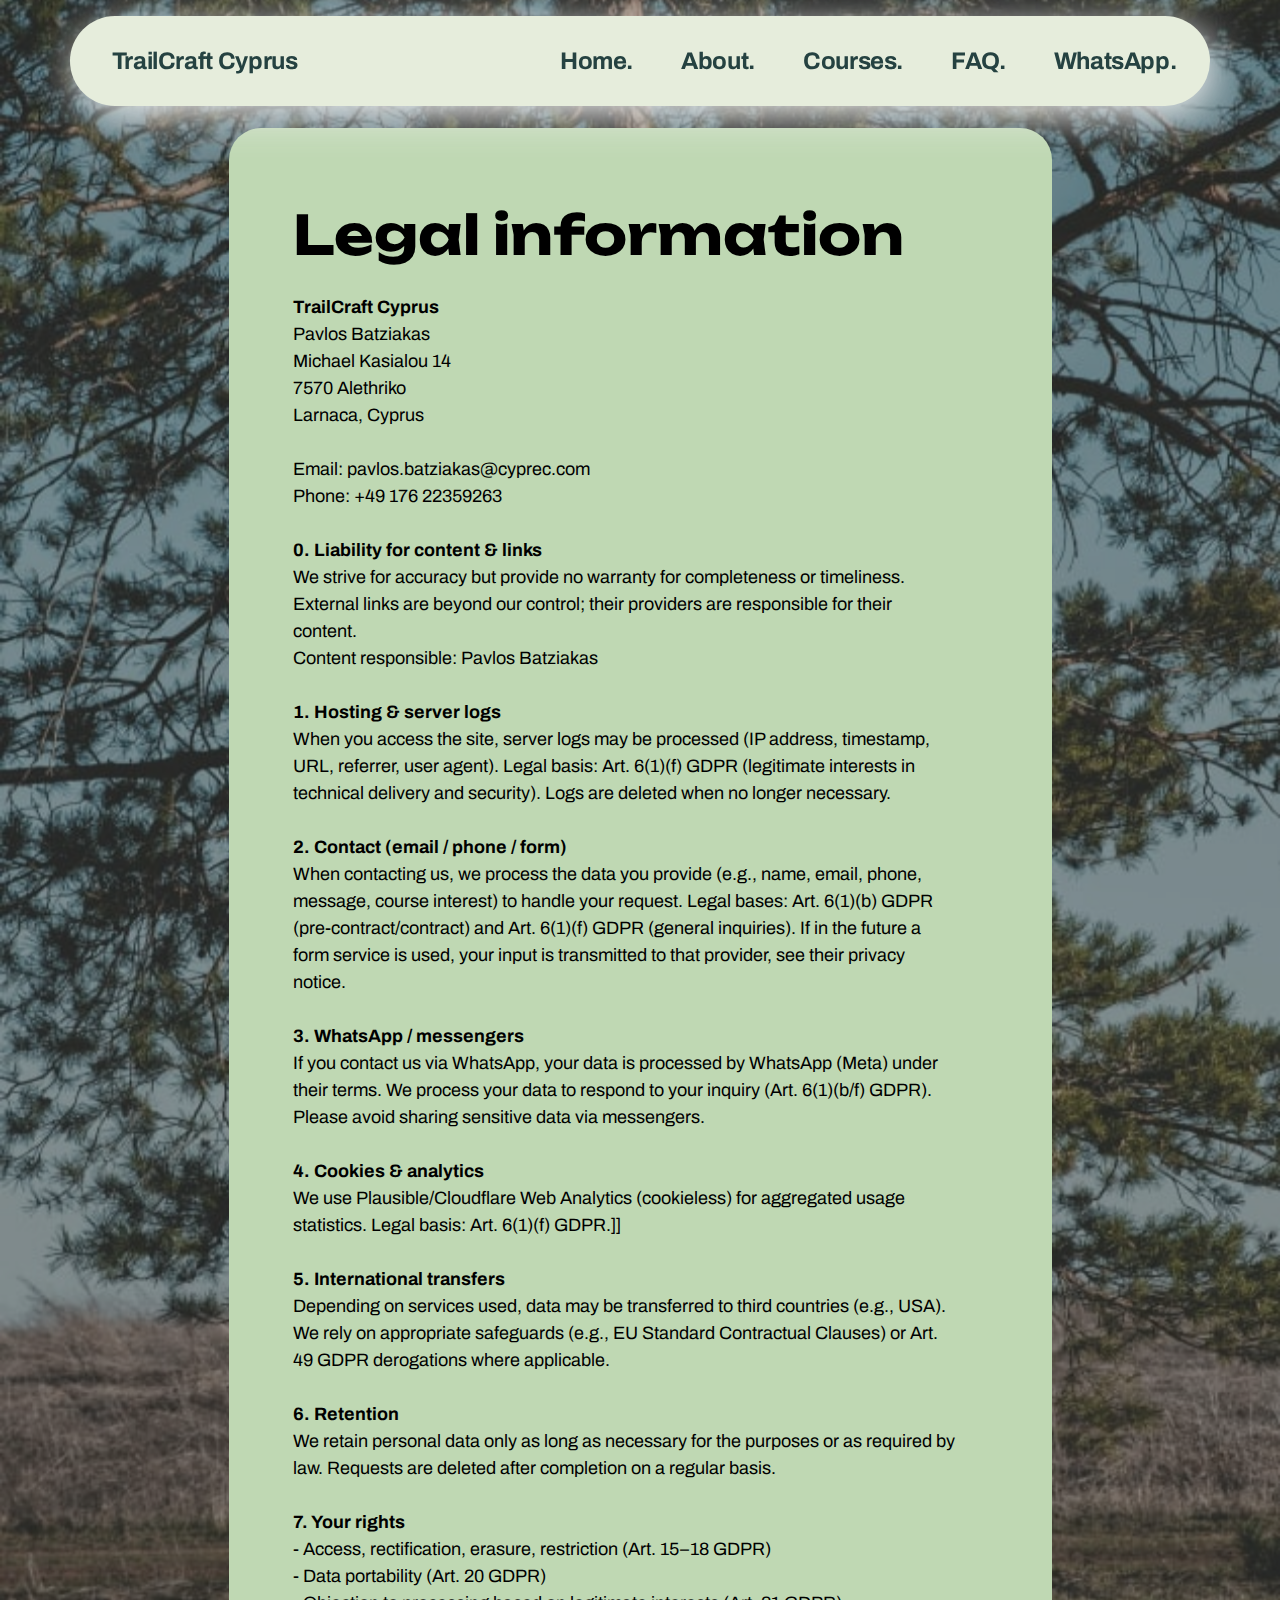
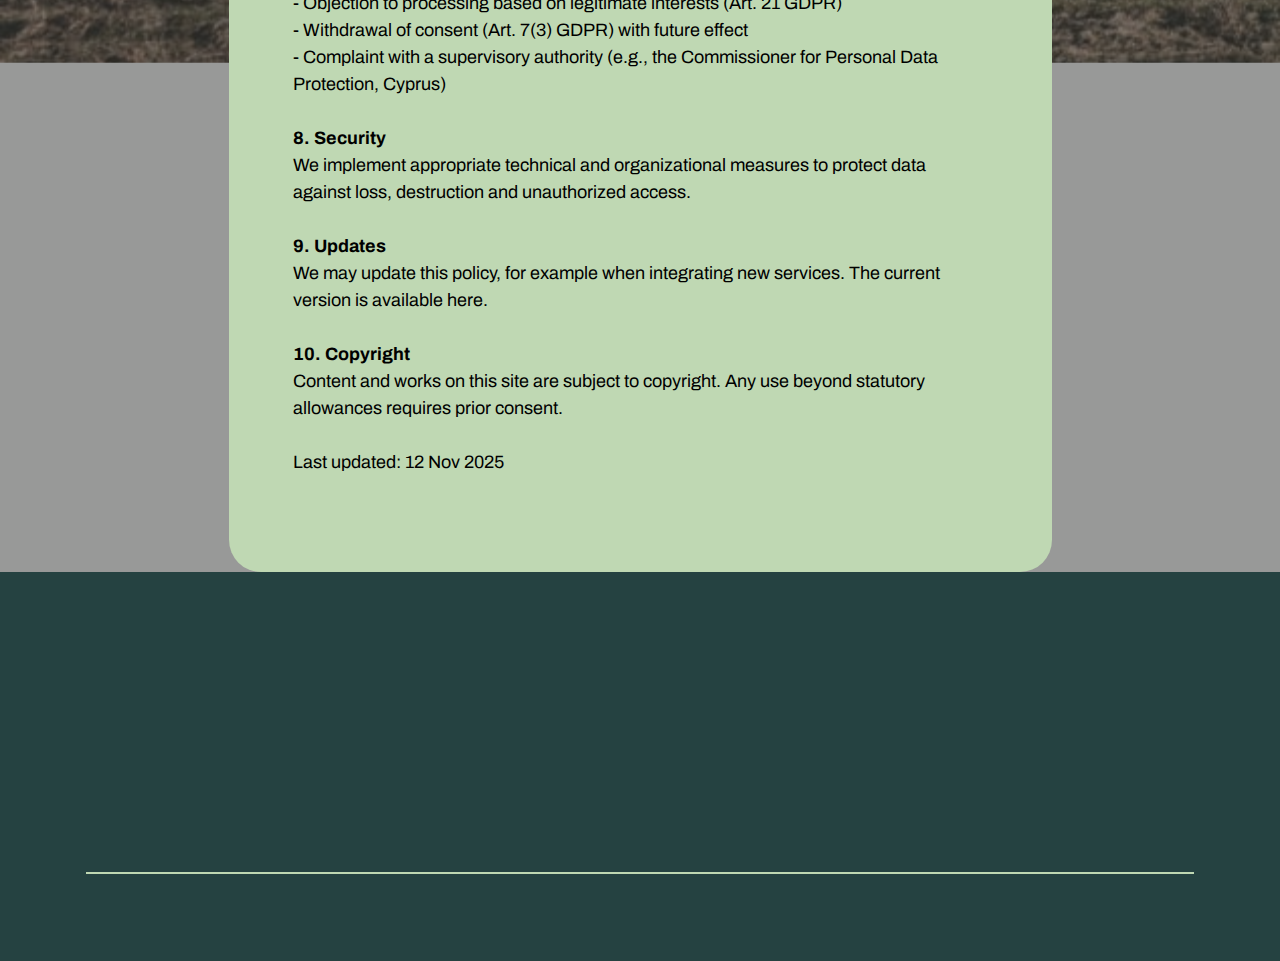
<file: Export/legal.html>
<!DOCTYPE html>
<html  lang="en">
<head>
  
  <meta charset="UTF-8">
  <meta http-equiv="X-UA-Compatible" content="IE=edge">
  
  <meta name="twitter:card" content="summary_large_image"/>
  <meta name="twitter:image:src" content="assets/images/legal-meta.png">
  <meta property="og:image" content="assets/images/legal-meta.png">
  <meta name="twitter:title" content="TrailCraft Cyprus - Privacy policy">
  <meta name="viewport" content="width=device-width, initial-scale=1, minimum-scale=1">
  <link rel="shortcut icon" href="assets/images/logo333x333-128x128-1.png" type="image/x-icon">
  <meta name="description" content="Privacy policy">
  
  
  <title>TrailCraft Cyprus - Privacy policy</title>
  <link rel="stylesheet" href="assets/web/assets/mobirise-icons2/mobirise2.css">
  <link rel="stylesheet" href="assets/bootstrap/css/bootstrap.min.css">
  <link rel="stylesheet" href="assets/parallax/jarallax.css">
  <link rel="stylesheet" href="assets/animatecss/animate.css">
  <link rel="stylesheet" href="assets/popup-overlay-plugin/style.css">
  <link rel="stylesheet" href="assets/smart-cart/minicart-theme.css">
  <link rel="stylesheet" href="assets/dropdown/css/style.css">
  <link rel="stylesheet" href="assets/socicon/css/styles.css">
  <link rel="stylesheet" href="assets/theme/css/style.css">
  <link rel="preload" href="https://fonts.googleapis.com/css?family=Unbounded:200,300,400,500,600,700,800,900&display=swap" as="style" onload="this.onload=null;this.rel='stylesheet'">
  <noscript><link rel="stylesheet" href="https://fonts.googleapis.com/css?family=Unbounded:200,300,400,500,600,700,800,900&display=swap"></noscript>
  <link rel="preload" href="https://fonts.googleapis.com/css?family=Archivo:100,200,300,400,500,600,700,800,900,100i,200i,300i,400i,500i,600i,700i,800i,900i&display=swap" as="style" onload="this.onload=null;this.rel='stylesheet'">
  <noscript><link rel="stylesheet" href="https://fonts.googleapis.com/css?family=Archivo:100,200,300,400,500,600,700,800,900,100i,200i,300i,400i,500i,600i,700i,800i,900i&display=swap"></noscript>
  <link rel="preload" as="style" href="assets/mobirise/css/mbr-additional.css?v=g97S8s"><link rel="stylesheet" href="assets/mobirise/css/mbr-additional.css?v=g97S8s" type="text/css">

  
  
  
</head>
<body>
<script>var smartCartDefSettings = {"shopcart_top_offset":150,"side_offset":20,"site_width":1150,"shopcart_icon_color":"#ffffff","shopcart_back_color":"#14142b","shopcart_icon_size":50,"sc_count_color":"#14142b","sc_count_back_color":"#fedb01","sc_count_size":16,"buy_now":"Buy now","cart_title":"Your Cart","popup_button":"Add to Cart"};
                                </script>
  
  <section data-bs-version="5.1" class="menu menu1 animatem5 cid-v2t97Smh1y" once="menu" id="menu01-3t">
	

	<nav class="navbar navbar-dropdown navbar-fixed-top navbar-expand-lg">
		<div class="container">
			<div class="navbar-brand">
				
				<span class="navbar-caption-wrap"><a class="navbar-caption text-primary display-7" href="index.html">TrailCraft Cyprus</a></span>
			</div>
			<button class="navbar-toggler" type="button" data-toggle="collapse" data-bs-toggle="collapse" data-target="#navbarSupportedContent" data-bs-target="#navbarSupportedContent" aria-controls="navbarNavAltMarkup" aria-expanded="false" aria-label="Toggle navigation">
				<div class="hamburger">
					<span></span>
					<span></span>
					<span></span>
					<span></span>
				</div>
			</button>
			<div class="collapse navbar-collapse" id="navbarSupportedContent">
				<ul class="navbar-nav nav-dropdown nav-right" data-app-modern-menu="true"><li class="nav-item">
						<a class="nav-link link text-primary display-7" href="index.html">Home.</a>
					</li>
					<li class="nav-item">
						<a class="nav-link link text-primary display-7" href="about.html" aria-expanded="false">About.</a>
					</li>
					<li class="nav-item"><a class="nav-link link text-primary display-7" href="courses.html">Courses.</a></li><li class="nav-item">
						<a class="nav-link link text-primary display-7" href="about.html#list01-1j">FAQ.</a>
					</li>
					<li class="nav-item">
						<a class="nav-link link text-primary display-7" href="https://wa.me/4917622359263">WhatsApp.</a>
					</li></ul>
				
				
			</div>
		</div>
	</nav>
</section>

<section data-bs-version="5.1" class="article07 cid-v2ta4Tu6fn mbr-parallax-background" id="article07-43">
  

  
  <div class="mbr-overlay" style="opacity: 0.5; background-color: rgb(50, 52, 50);"></div>
  <div class="container">
    <div class="row justify-content-center">
      <div class="card col-md-12 col-lg-9">
        <div class="card-wrapper">
          <h1 class="card-title mbr-fonts-style mbr-white mt-3 mb-4 display-1"><strong>Legal information</strong></h1>
          <div class="row card-box align-left">
            <div class="item features-without-image col-12">
              <div class="item-wrapper">
                
                <p class="mbr-text mbr-fonts-style display-4"><strong>TrailCraft Cyprus</strong><strong><br></strong>Pavlos Batziakas<br>Michael Kasialou 14<br>7570 Alethriko<br>Larnaca, Cyprus<br>
<br>  Email: pavlos.batziakas@cyprec.com
<br>  Phone: +49 176 22359263<br><br><strong>0. Liability for content &amp; links</strong><br>We strive for accuracy but provide no warranty for completeness or timeliness. External links are beyond our control; their providers are responsible for their content.<strong><br></strong>Content responsible: Pavlos Batziakas<br><br><strong>1. Hosting &amp; server logs<br></strong>When you access the site, server logs may be processed (IP address, timestamp, URL, referrer, user agent). Legal basis: Art. 6(1)(f) GDPR (legitimate interests in technical delivery and security). Logs are deleted when no longer necessary.<br><br><strong>2. Contact (email / phone / form)</strong><br>When contacting us, we process the data you provide (e.g., name, email, phone, message, course interest) to handle your request. Legal bases: Art. 6(1)(b) GDPR (pre-contract/contract) and Art. 6(1)(f) GDPR (general inquiries). If in the future a form service is used, your input is transmitted to that provider, see their privacy notice.<br><strong><br>3. WhatsApp / messengers<br></strong>If you contact us via WhatsApp, your data is processed by WhatsApp (Meta) under their terms. We process your data to respond to your inquiry (Art. 6(1)(b/f) GDPR). Please avoid sharing sensitive data via messengers.<br><br><strong>4. Cookies &amp; analytics<br></strong>We use Plausible/Cloudflare Web Analytics (cookieless) for aggregated usage statistics. Legal basis: Art. 6(1)(f) GDPR.]]<br><br><strong>5. International transfers<br></strong>Depending on services used, data may be transferred to third countries (e.g., USA). We rely on appropriate safeguards (e.g., EU Standard Contractual Clauses) or Art. 49 GDPR derogations where applicable.<br><br><strong>6. Retention<br></strong>We retain personal data only as long as necessary for the purposes or as required by law. Requests are deleted after completion on a regular basis.<br><br><strong>7. Your rights<br></strong>-&nbsp;Access, rectification, erasure, restriction (Art. 15–18 GDPR)<br>-&nbsp;Data portability (Art. 20 GDPR)<br>-&nbsp;Objection to processing based on legitimate interests (Art. 21 GDPR)<br>-&nbsp;Withdrawal of consent (Art. 7(3) GDPR) with future effect<br>-&nbsp;Complaint with a supervisory authority (e.g., the Commissioner for Personal Data Protection, Cyprus)<br><br><strong>8. Security</strong><br>We implement appropriate technical and organizational measures to protect data against loss, destruction and unauthorized access.<br><br><strong>9. Updates<br></strong>We may update this policy, for example when integrating new services. The current version is available here.<br><br><strong>10. Copyright</strong><br>Content and works on this site are subject to copyright. Any use beyond statutory allowances requires prior consent.<br><br>Last updated: 12 Nov 2025<br></p>
              </div>
            </div><div class="item features-without-image col-12">
              <div class="item-wrapper">
                
                <p class="mbr-text mbr-fonts-style display-4"></p>
              </div>
            </div>
            
            
            
          </div>
          
        </div>
      </div>
    </div>
  </div>
</section>

<section data-bs-version="5.1" class="footer01 divem5 cid-v2t97VWWuN" once="footers" id="footer01-41">
    

    
    

    <div class="container">
        <div class="row">
            <div class="col-12 col-lg-4 card">
                <div class="title-wrapper">
                    <h2 class="mbr-section-title mbr-fonts-style display-2">
                        <strong>Follow me.</strong></h2>
                    
                    <div class="social-wrapper">
                        <div class="soc-wrap">
                            <div class="soc-item">
                                <a href="https://www.facebook.com/LeonidasTyron">
                                    <span class="mbr-iconfont socicon-facebook socicon"></span>
                                </a>
                            </div>
                            <div class="soc-item">
                                <a href="mailto:pavlos.batziakas@cyprec.com">
                                    <span class="mbr-iconfont socicon-mail socicon"></span>
                                </a>
                            </div>
                            <div class="soc-item">
                                <a href="https://wa.me/4917622359263">
                                    <span class="mbr-iconfont socicon-whatsapp socicon"></span>
                                </a>
                            </div>
                            
                        </div>
                    </div>
                </div>
            </div>
            <div class="col-12 col-lg-4">
                <div class="list-content">
                    
                    <div class="contact-wrapper">
                        
                        <ul class="list mbr-fonts-style display-4"></ul>
                    </div>
                </div>
            </div>
            <div class="col-12">
                <div class="copy-wrapper">
                    
                    <p class="mbr-copy mbr-fonts-style display-4">
                        © Copyright 2030 TrailCraft Cyprus. Designed by <a href="https://zukunftsberatung.xyz" class="text-success" target="_blank">zukunftsberatung.xyz</a></p>
                </div>
            </div>
        </div>
    </div>
</section>


<script src="assets/bootstrap/js/bootstrap.bundle.min.js"></script>
  <script src="assets/parallax/jarallax.js"></script>
  <script src="assets/smoothscroll/smooth-scroll.js"></script>
  <script src="assets/ytplayer/index.js"></script>
  <script src="assets/smart-cart/minicart.js"></script>
  <script src="assets/smart-cart/minicart-customizer.js"></script>
  <script src="assets/dropdown/js/navbar-dropdown.js"></script>
  <script src="assets/theme/js/script.js"></script>
  
  
  
 <div id="scrollToTop" class="scrollToTop mbr-arrow-up"><a style="text-align: center;"><i class="mbr-arrow-up-icon mbr-arrow-up-icon-cm cm-icon cm-icon-smallarrow-up"></i></a></div>
    <input name="animation" type="hidden">
  <script>"use strict";if("loading"in HTMLImageElement.prototype){document.querySelectorAll('img[loading="lazy"]').forEach(e=>{e.src=e.dataset.src;if(e.getAttribute("style")){e.setAttribute("data-temp-style",e.getAttribute("style"))};if(e.getAttribute("data-aspectratio")){e.style.paddingTop=100*e.getAttribute("data-aspectratio")+"%";e.style.height=0;}e.onload=function(){if(e.getAttribute("data-temp-style")){e.setAttribute("style", e.getAttribute("data-temp-style"))}else{e.removeAttribute("style")};e.removeAttribute("data-temp-style")}})}else{const e=document.createElement("script");e.src="https://cdnjs.cloudflare.com/ajax/libs/lazysizes/5.1.2/lazysizes.min.js";document.body.appendChild(e)}</script>
</body>
</html>
</file>
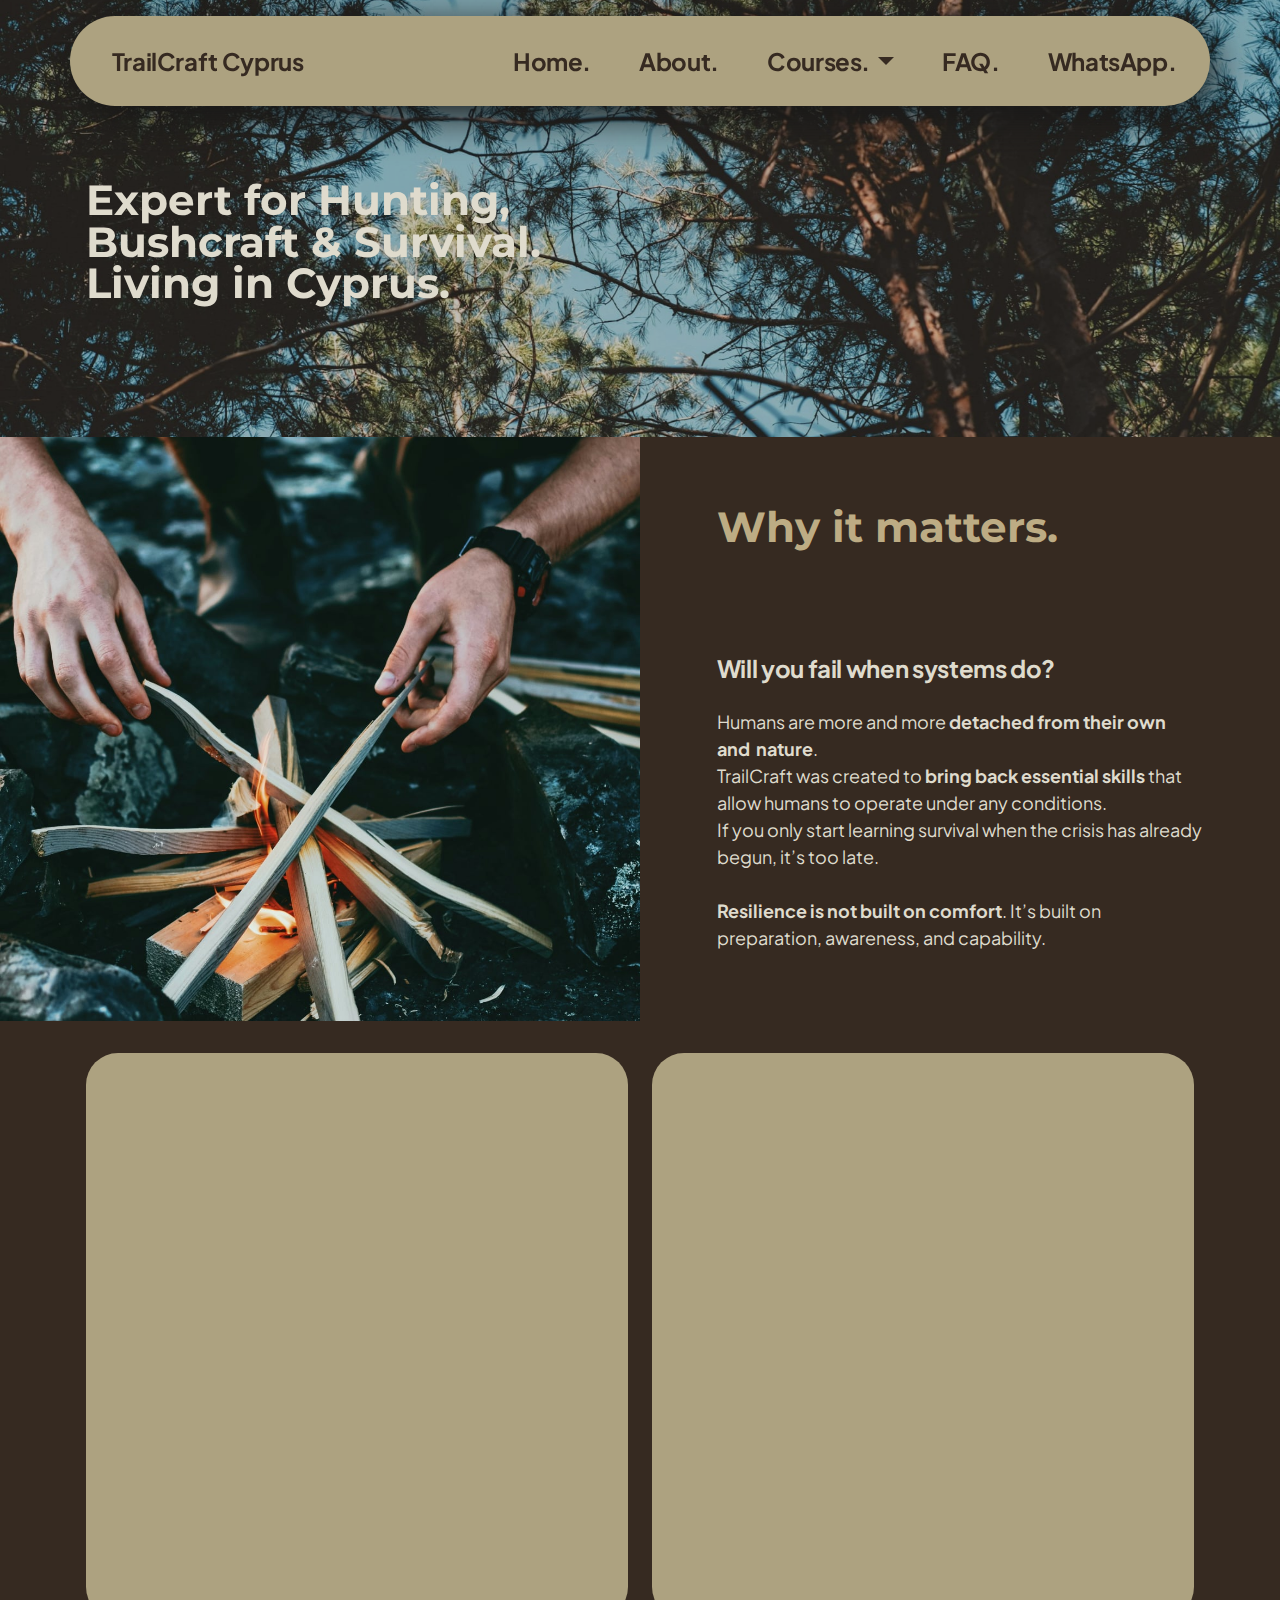
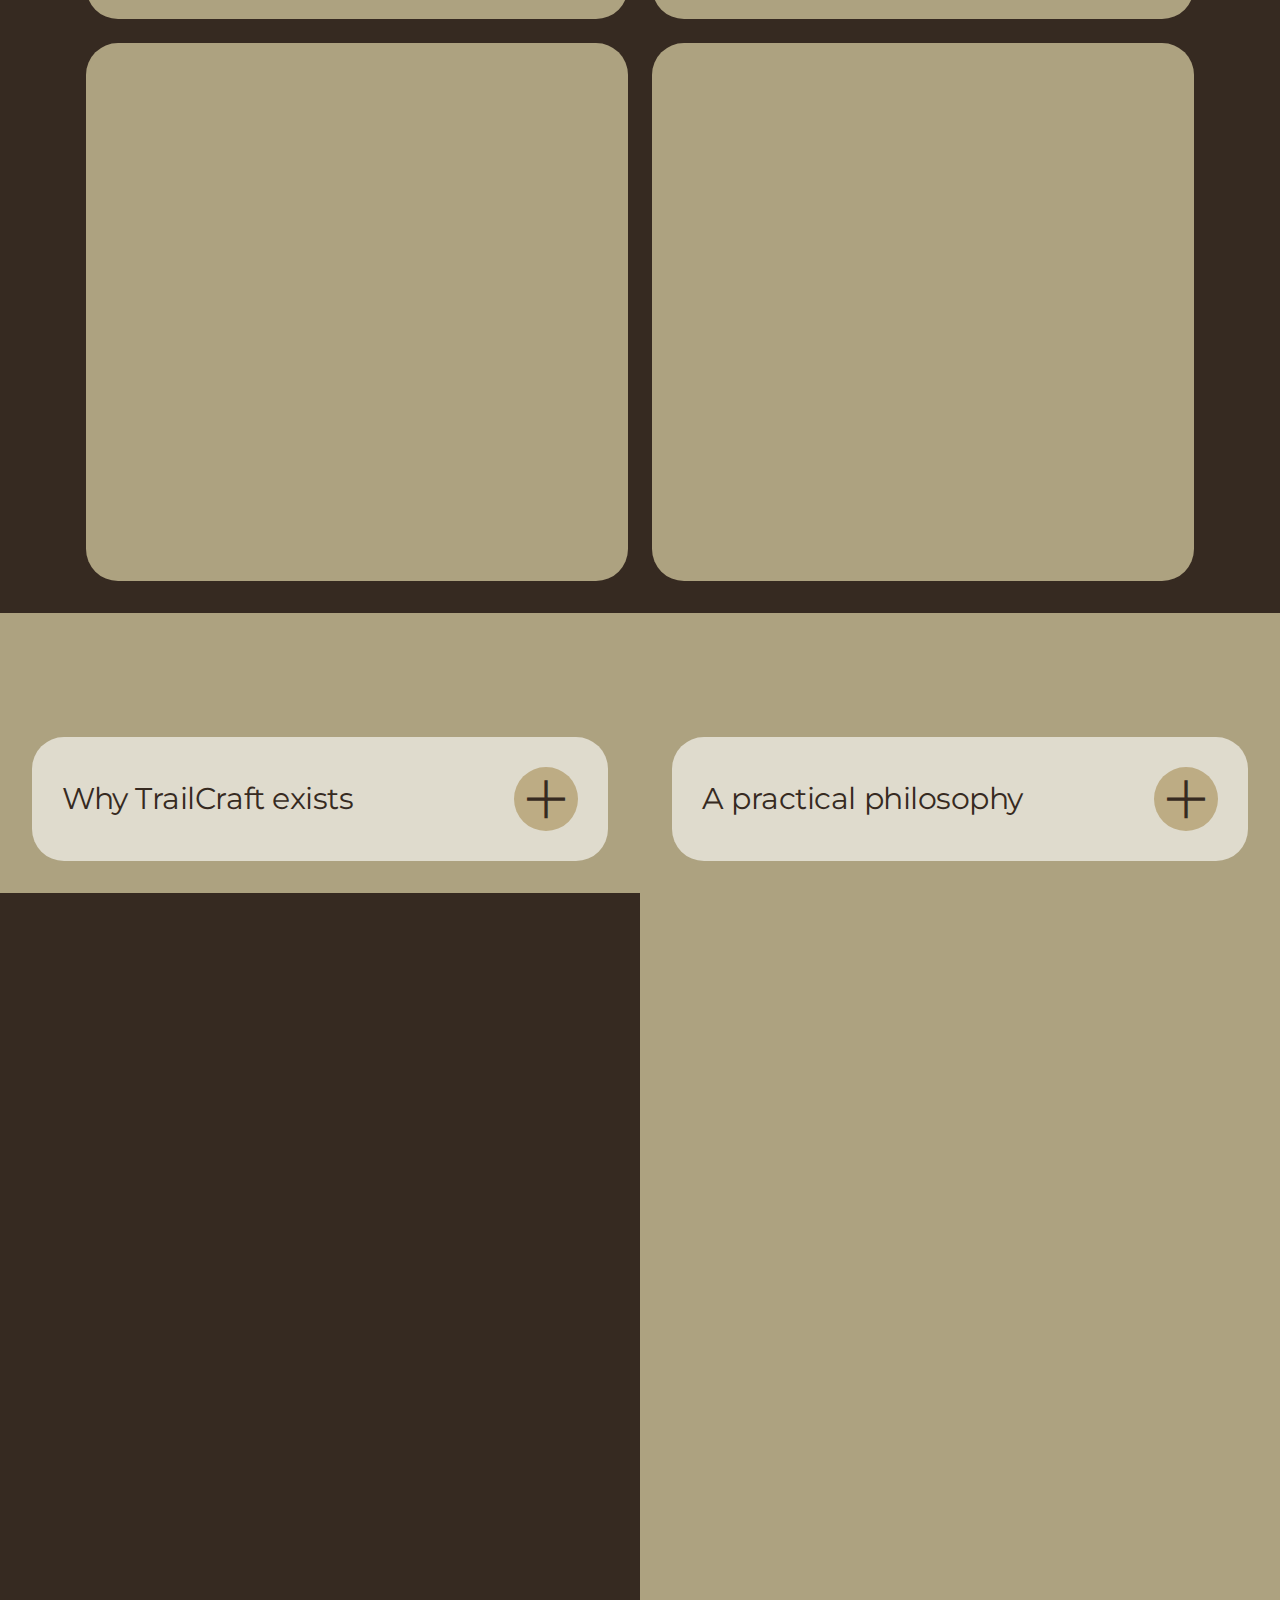
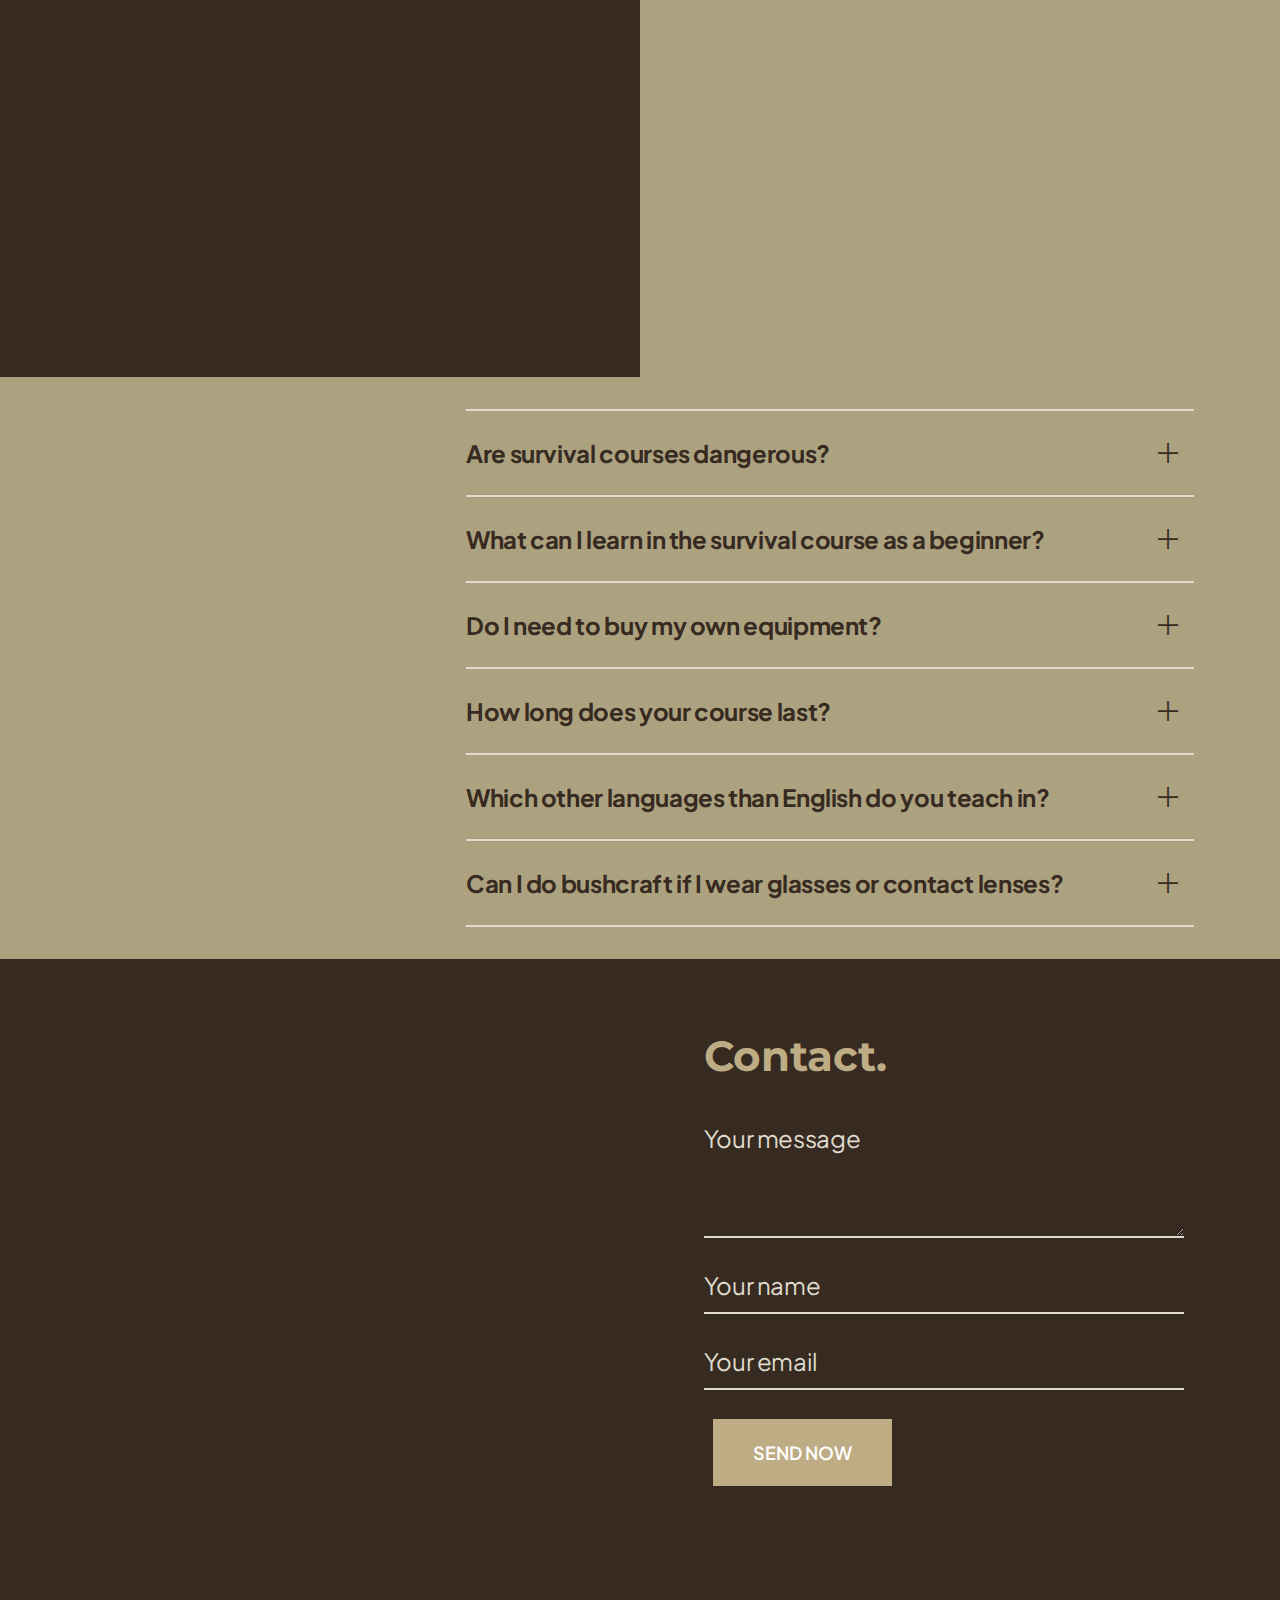
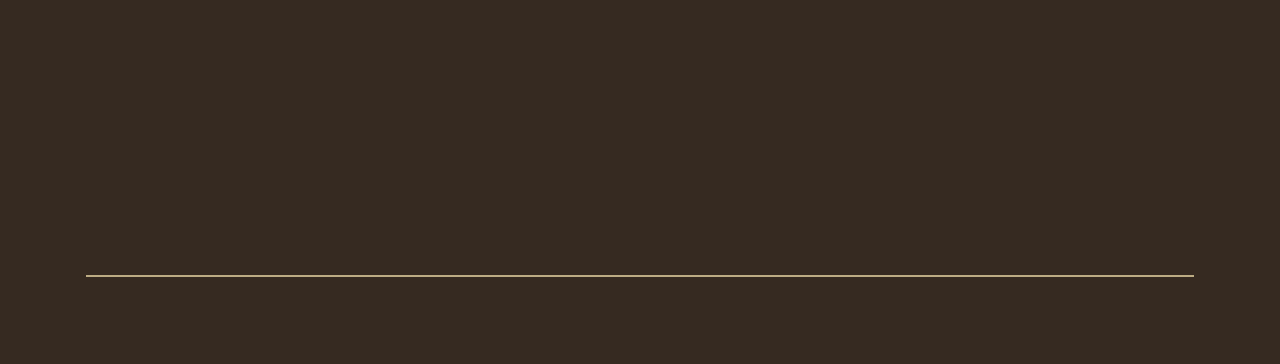
<file: Export_braun/about.html>
<!DOCTYPE html>
<html  lang="en">
<head>
  
  <meta charset="UTF-8">
  <meta http-equiv="X-UA-Compatible" content="IE=edge">
  
  <meta name="twitter:card" content="summary_large_image"/>
  <meta name="twitter:image:src" content="assets/images/about-meta.png">
  <meta property="og:image" content="assets/images/about-meta.png">
  <meta name="twitter:title" content="TrailCraft Cyprus -  About.">
  <meta name="viewport" content="width=device-width, initial-scale=1, minimum-scale=1">
  <link rel="shortcut icon" href="assets/images/logo333x333-128x128-1.png" type="image/x-icon">
  <meta name="description" content="Learn more about TrailCraft Cyprus and the founde Pavlos Batziakas.
Hands-on courses focused on resilience, decision-making & essential outdoor skills.">
  
  
  <title>TrailCraft Cyprus -  About.</title>
  <link rel="stylesheet" href="assets/web/assets/mobirise-icons2/mobirise2.css">
  <link rel="stylesheet" href="assets/bootstrap/css/bootstrap.min.css">
  <link rel="stylesheet" href="assets/parallax/jarallax.css">
  <link rel="stylesheet" href="assets/animatecss/animate.css">
  <link rel="stylesheet" href="assets/popup-overlay-plugin/style.css">
  <link rel="stylesheet" href="assets/smart-cart/minicart-theme.css">
  <link rel="stylesheet" href="assets/dropdown/css/style.css">
  <link rel="stylesheet" href="assets/socicon/css/styles.css">
  <link rel="stylesheet" href="assets/theme/css/style.css">
  <link rel="preload" href="https://fonts.googleapis.com/css?family=Montserrat:100,200,300,400,500,600,700,800,900,100i,200i,300i,400i,500i,600i,700i,800i,900i&display=swap" as="style" onload="this.onload=null;this.rel='stylesheet'">
  <noscript><link rel="stylesheet" href="https://fonts.googleapis.com/css?family=Montserrat:100,200,300,400,500,600,700,800,900,100i,200i,300i,400i,500i,600i,700i,800i,900i&display=swap"></noscript>
  <link rel="preload" href="https://fonts.googleapis.com/css?family=Plus+Jakarta+Sans:200,300,400,500,600,700,800,200i,300i,400i,500i,600i,700i,800i&display=swap" as="style" onload="this.onload=null;this.rel='stylesheet'">
  <noscript><link rel="stylesheet" href="https://fonts.googleapis.com/css?family=Plus+Jakarta+Sans:200,300,400,500,600,700,800,200i,300i,400i,500i,600i,700i,800i&display=swap"></noscript>
  <link rel="preload" as="style" href="assets/mobirise/css/mbr-additional.css?v=0pxDMh"><link rel="stylesheet" href="assets/mobirise/css/mbr-additional.css?v=0pxDMh" type="text/css">

  
  
  
</head>
<body>
<script>var smartCartDefSettings = {"shopcart_top_offset":150,"side_offset":20,"site_width":1150,"shopcart_icon_color":"#ffffff","shopcart_back_color":"#14142b","shopcart_icon_size":50,"sc_count_color":"#14142b","sc_count_back_color":"#fedb01","sc_count_size":16,"buy_now":"Buy now","cart_title":"Your Cart","popup_button":"Add to Cart"};
                                </script>
  
  <section data-bs-version="5.1" class="menu menu1 animatem5 cid-v2fesKlwwv" once="menu" id="menu01-25">
	

	<nav class="navbar navbar-dropdown navbar-fixed-top navbar-expand-lg">
		<div class="container">
			<div class="navbar-brand">
				
				<span class="navbar-caption-wrap"><a class="navbar-caption text-primary display-7" href="index.html">TrailCraft Cyprus</a></span>
			</div>
			<button class="navbar-toggler" type="button" data-toggle="collapse" data-bs-toggle="collapse" data-target="#navbarSupportedContent" data-bs-target="#navbarSupportedContent" aria-controls="navbarNavAltMarkup" aria-expanded="false" aria-label="Toggle navigation">
				<div class="hamburger">
					<span></span>
					<span></span>
					<span></span>
					<span></span>
				</div>
			</button>
			<div class="collapse navbar-collapse" id="navbarSupportedContent">
				<ul class="navbar-nav nav-dropdown nav-right" data-app-modern-menu="true"><li class="nav-item">
						<a class="nav-link link text-primary display-7" href="index.html">Home.</a>
					</li>
					<li class="nav-item">
						<a class="nav-link link text-primary display-7" href="about.html" aria-expanded="false">About.</a>
					</li>
					<li class="nav-item dropdown"><a class="nav-link link text-primary dropdown-toggle show display-7" href="courses.html" data-toggle="dropdown-submenu" data-bs-toggle="dropdown" data-bs-auto-close="outside" aria-expanded="false">Courses.</a><div class="dropdown-menu show" aria-labelledby="dropdown-394" data-bs-popper="none"><a class="text-primary dropdown-item display-7" href="courses.html"><strong>Courses overview.</strong></a><a class="text-primary dropdown-item display-7" href="b2b.html"><strong>Corporate events.</strong></a><a class="text-primary dropdown-item display-7" href="B2C.html"><strong>Private courses.</strong></a></div></li><li class="nav-item">
						<a class="nav-link link text-primary display-7" href="about.html#list01-1j">FAQ.</a>
					</li>
					<li class="nav-item">
						<a class="nav-link link text-primary display-7" href="https://wa.me/4917622359263">WhatsApp.</a>
					</li></ul>
				
				
			</div>
		</div>
	</nav>
</section>

<section data-bs-version="5.1" class="image01 divem5 cid-v259Ha2YxW mbr-parallax-background" id="image01-1m">
    

    
    <div class="mbr-overlay" style="opacity: 0.3; background-color: rgb(54, 42, 33);"></div>

    <div class="container">
        <div class="row">
            <div class="col-12 col-lg-6">
                <div class="title-wrapper">
                    <h2 class="mbr-section-title mbr-fonts-style display-2"><strong>Expert for Hunting, Bushcraft &amp; Survival.</strong><strong><br>Living in Cyprus.</strong></h2>
                </div>
            </div>
        </div>
    </div>
</section>

<section data-bs-version="5.1" class="article04 divem5 cid-v2n0s5NiXl" id="article04-2y">
    
    

    <div class="container-fluid">
        <div class="row">
            <div class="col-12 col-lg-6 card">
                <div class="image-wrapper">
                    <img src="[data-uri]" alt="collecting wood for a fire" loading="lazy" class="lazyload" data-src="assets/images/ian-keefe-ypbhxvn3hii-unsplash-1176x1764.webp">
                </div>
            </div>
            <div class="col-12 col-lg-6 card">
                <div class="title-wrapper">
                    <h2 class="mbr-section-title mbr-fonts-style display-2">
                        <strong>Why it matters.</strong></h2>
                    
                    <h3 class="mbr-section-subtitle mbr-fonts-style display-7"><strong>Will you fail when systems do?</strong></h3>
                    <p class="mbr-text mbr-fonts-style display-4">Humans are more and more <strong>detached from their own and&nbsp; nature</strong>.<br>TrailCraft was created to<strong> bring back essential skills</strong> that allow humans to operate under any conditions.<br>If you only start learning survival when the crisis has already begun, it’s too late.<br><br><strong>Resilience is not built on comfort</strong>. It’s built on preparation, awareness, and capability.</p>
                    
                </div>
            </div>
        </div>
    </div>
</section>

<section data-bs-version="5.1" class="features04 plantm5 cid-v2sIeChHyc" id="features04-3r">
    

    
    

    <div class="container">
        <div class="row">
            <div class="col-12">
                
            </div>
            <div class="col-12">
                <div class="items-wrapper">
                    <div class="item features-image active">
                        <div class="item-wrapper">
                            <div class="card-box">
                                <h4 class="card-title mbr-fonts-style display-5">
                                    Weather <br>&amp; Location</h4>
                                <p class="card-text mbr-fonts-style display-4">Courses take place in selected natural terrain in Cyprus.&nbsp;<br>Training will not be cancelled by rain.&nbsp;Exact location will be communicated during booking. <br></p>
                                
                            </div>
                            <div class="item-img">
                                <img src="[data-uri]" alt="paphos forest in cyprus" data-slide-to="0" data-bs-slide-to="0" loading="lazy" class="lazyload" data-src="assets/images/tadeusz-zachwieja-wmw9ubgsbka-unsplash-964x643.webp">
                            </div>
                        </div>
                    </div>
                    <div class="item features-image">
                        <div class="item-wrapper">
                            <div class="card-box">
                                <h4 class="card-title mbr-fonts-style display-5">
                                    Necessity <br>&amp;&nbsp; Gear</h4>
                                <p class="card-text mbr-fonts-style display-4">After booking you receive a short packing checklist.<br><br>Typical: good shoes, weather-appropriate clothing, water bottle.<br>We provide the rest.<br></p>
                                
                            </div>
                            <div class="item-img">
                                <img src="[data-uri]" alt="backpack at lake" data-slide-to="1" data-bs-slide-to="1" loading="lazy" class="lazyload" data-src="assets/images/romain-gal-f5kknedsydo-unsplash-633x950.webp">
                            </div>
                        </div>
                    </div><div class="item features-image">
                        <div class="item-wrapper">
                            <div class="card-box">
                                <h4 class="card-title mbr-fonts-style display-5">
                                    Language <br>&amp; Culture</h4>
                                <p class="card-text mbr-fonts-style display-4">
                                    Communication is essential for safety. Being able to speak and understand English therefore is required to participate. I speak fluent German, so "Deutsch" is possible, too.</p>
                                
                            </div>
                            <div class="item-img">
                                <img src="[data-uri]" alt="campfire food" data-slide-to="2" data-bs-slide-to="2" loading="lazy" class="lazyload" data-src="assets/images/alexey-ruban-dac1yw8u3no-unsplash-964x643.webp">
                            </div>
                        </div>
                    </div>
                    
                    <div class="item features-image">
                        <div class="item-wrapper">
                            <div class="card-box">
                                <h4 class="card-title mbr-fonts-style display-5">
                                    Safety <br>&amp; Precautions</h4>
                                <p class="card-text mbr-fonts-style display-4">Being outdoors in nature always involves certain risks.<br>However, with professional guides, accidents are rare.<br>Therefore, always follow the instructions and safety regulations.<br></p>
                                
                            </div>
                            <div class="item-img">
                                <img src="[data-uri]" alt="shelter in forest" data-slide-to="3" data-bs-slide-to="3" loading="lazy" class="lazyload" data-src="assets/images/caspian-dahlstrom-fad9vfczgaq-unsplash-488x275.webp">
                            </div>
                        </div>
                    </div>
                </div>
            </div>
        </div>
    </div>
</section>

<section data-bs-version="5.1" class="list01 plantm5 cid-v2VwAO7TOI" id="list01-48">
    

    
    

    <div class="container-fluid">
        <div class="row">
            <div class="col-12">
                <div class="title-wrapper">
                    <h2 class="mbr-section-title mbr-fonts-style display-2">Learn more about...&nbsp;</h2>
                </div>
            </div>
            <div class="col-12">
                <div id="bootstrap-accordion_17" class="panel-group accordionStyles accordion" role="tablist" aria-multiselectable="true">
                    <div class="content-wrap">
                        <div class="card">
                            <div class="card-header" role="tab" id="headingOne">
                                <a role="button" class="panel-title collapsed" data-toggle="collapse" data-bs-toggle="collapse" data-core="" href="#collapse1_17" aria-expanded="false" aria-controls="collapse1">
                                    <h2 class="panel-title-edit mbr-fonts-style display-5">Why TrailCraft exists</h2>
                                    <div class="icon-wrapper">
                                        <span class="sign mbr-iconfont mobi-mbri-plus mobi-mbri"></span>
                                    </div>
                                </a>
                            </div>
                            <div id="collapse1_17" class="panel-collapse noScroll collapse" role="tabpanel" aria-labelledby="headingOne" data-parent="#accordion" data-bs-parent="#bootstrap-accordion_17">
                                <div class="panel-body">
                                    <p class="panel-text mbr-fonts-style display-7">We live in a time where convenience has replaced competence.<br>Technology and comfort made survival knowledge seem obsolete.Yet every system can fail.<br><br>TrailCraft Cyprus was founded to help others rediscover practical knowledge, real confidence, and the calm that comes from knowing you can handle the unexpected.<br><br>Resilience is not built on comfort.<br>It’s built on preparation, awareness, and capability.</p>
                                </div>
                            </div>
                        </div>
                        
                        
                        
                    </div>
                    <div class="content-wrap">
                        <div class="card">
                            <div class="card-header" role="tab" id="headingFive">
                                <a role="button" class="panel-title collapsed" data-toggle="collapse" data-bs-toggle="collapse" data-core="" href="#collapse5_17" aria-expanded="false" aria-controls="collapse5">
                                    <h2 class="panel-title-edit mbr-fonts-style display-5">A practical philosophy</h2>
                                    <div class="icon-wrapper">
                                        <span class="sign mbr-iconfont mobi-mbri-plus mobi-mbri"></span>
                                    </div>
                                </a>
                            </div>
                            <div id="collapse5_17" class="panel-collapse noScroll collapse" role="tabpanel" aria-labelledby="headingFive" data-parent="#accordion" data-bs-parent="#bootstrap-accordion_17">
                                <div class="panel-body">
                                    <p class="panel-text mbr-fonts-style display-7">Bushcraft is not just nostalgia or escapism.<br>It’s the rediscovery of what makes us resilient, capable and connected to nature and our identity.<br>Every course at TrailCraft combines practical survival training with self-awareness and leadership principles that strengthen focus, discipline, and teamwork.<br></p>
                                </div>
                            </div>
                        </div>
                        
                        
                        
                    </div>
                </div>
            </div>
        </div>
    </div>
</section>

<section data-bs-version="5.1" class="article04 divem5 cid-v259kIFWGk" id="article04-1g">
    
    

    <div class="container-fluid">
        <div class="row flex-row-reverse">
            <div class="col-12 col-lg-6 card">
                <div class="image-wrapper">
                    <img src="[data-uri]" alt="Pavlos Batziakas" loading="lazy" class="lazyload" data-src="assets/images/image12.webp">
                </div>
            </div>
            <div class="col-12 col-lg-6 card">
                <div class="title-wrapper">
                    <h2 class="mbr-section-title mbr-fonts-style display-2">
                        <strong>Why I do it.</strong></h2>
                    <h2 class="mbr-section-subtitle mbr-fonts-style display-7"><strong>"<em>Nature doesn’t negotiate.</em>"</strong></h2>
                    <p class="mbr-text mbr-fonts-style display-4">I didn’t become a hunter or survival instructor out of curiosity, <strong>but out of responsibility.</strong><br>During my hunter’s training in Germany, I wanted to know if I could <strong>provide for my family</strong> in a crisis.<br><br>Hunting, processing an animal and understanding the <strong>weight of taking life</strong> changed how I see food, life and responsibility.<br><br>No one expects systems to fail. But when they do, those who remember the fundamentals will adapt first.
<br>    • How do you find and make food in nature?
<br>    • How do you keep warm without electricity?<br>    • How do you find and purify water?
<br>    • How to make decisions under pressure?<br><br>Knowing the answers to these questions isn’t about fear. It’s about taking responsibility for yourself and for <strong>those you care about</strong>.<br><br><strong>Survival mindset</strong> has been and will be always part of our identity.&nbsp;This mindset is not built in meeting rooms, it is built<strong> outdoors, under real conditions</strong>.<br></p>
                    <div class="mbr-section-btn"><a class="btn btn-secondary display-4" href="courses.html">START YOUR TRAINING.</a></div>
                </div>
            </div>
        </div>
    </div>
</section>

<section data-bs-version="5.1" class="list01 divem5 cid-v259kLl3NL" id="list01-1j">
    
    

    <div class="container">
        <div class="row">
            <div class="col-12 col-lg-4">
                <div class="title-wrapper">
                    <h2 class="mbr-section-title mbr-fonts-style display-2">
                        <strong>FAQ.</strong></h2>
                </div>
            </div>
            <div class="col-12 col-lg-8">
                <div id="bootstrap-accordion_19" class="panel-group accordionStyles accordion" role="tablist" aria-multiselectable="true">
                    <div class="card">
                        <div class="card-header" role="tab" id="headingOne">
                            <a role="button" class="panel-title collapsed" data-toggle="collapse" data-bs-toggle="collapse" data-core="" href="#collapse1_19" aria-expanded="false" aria-controls="collapse1">
                                <h4 class="panel-title-edit mbr-fonts-style display-7"><strong>Are survival courses dangerous?</strong>
                                </h4>
                                <span class="sign mbr-iconfont mobi-mbri-plus mobi-mbri"></span>
                            </a>
                        </div>
                        <div id="collapse1_19" class="panel-collapse noScroll collapse" role="tabpanel" aria-labelledby="headingOne" data-parent="#accordion" data-bs-parent="#bootstrap-accordion_19">
                            <div class="panel-body">
                                <p class="mbr-fonts-style panel-text display-4">Yes. However, safety is the highest priority.  Being active outdoors in nature always involves certain risks.&nbsp;You could twist your ankle or sustain injuries. <br>Guides are all professionals, and following strict safety protocols. Accidents are very rare when proper procedures are followed.  Therefore, always follow the instructions and safety regulations. If you do get injured, you will&nbsp; receive prompt first aid.<br></p>
                            </div>
                        </div>
                    </div>
                    <div class="card">
                        <div class="card-header" role="tab" id="headingTwo">
                            <a role="button" class="panel-title collapsed" data-toggle="collapse" data-bs-toggle="collapse" data-core="" href="#collapse2_19" aria-expanded="false" aria-controls="collapse2">
                                <h4 class="panel-title-edit mbr-fonts-style display-7">
                                    <strong>What can I learn in the survival course as a beginner?</strong>
                                </h4>
                                <span class="sign mbr-iconfont mobi-mbri-plus mobi-mbri"></span>
                            </a>
                        </div>
                        <div id="collapse2_19" class="panel-collapse noScroll collapse" role="tabpanel" aria-labelledby="headingTwo" data-parent="#accordion" data-bs-parent="#bootstrap-accordion_19">
                            <div class="panel-body">
                                <p class="mbr-fonts-style panel-text display-4">In the beginner courses, we will teach you basic skills. These include psychological principles for staying calm, the correct and safe use of knives and other tools, and important first aid measures.</p>
                            </div>
                        </div>
                    </div>
                    <div class="card">
                        <div class="card-header" role="tab" id="headingThree">
                            <a role="button" class="panel-title collapsed" data-toggle="collapse" data-bs-toggle="collapse" data-core="" href="#collapse3_19" aria-expanded="false" aria-controls="collapse3">
                                <h4 class="panel-title-edit mbr-fonts-style display-7">
                                    <strong>Do I need to buy my own equipment?</strong>
                                </h4>
                                <span class="sign mbr-iconfont mobi-mbri-plus mobi-mbri"></span>
                            </a>
                        </div>
                        <div id="collapse3_19" class="panel-collapse noScroll collapse" role="tabpanel" aria-labelledby="headingThree" data-parent="#accordion" data-bs-parent="#bootstrap-accordion_19">
                            <div class="panel-body">
                                <p class="mbr-fonts-style panel-text display-4">
                                    While it is recommended owning your personal gear for comfort and hygiene, rental equipment is provided as part of the courses.&nbsp;</p>
                            </div>
                        </div>
                    </div>
                    <div class="card">
                        <div class="card-header" role="tab" id="headingFour">
                            <a role="button" class="panel-title collapsed" data-toggle="collapse" data-bs-toggle="collapse" data-core="" href="#collapse4_19" aria-expanded="false" aria-controls="collapse4">
                                <h4 class="panel-title-edit mbr-fonts-style display-7">
                                    <strong> How long does your course last?&nbsp;</strong></h4>
                                <span class="sign mbr-iconfont mobi-mbri-plus mobi-mbri"></span>
                            </a>
                        </div>
                        <div id="collapse4_19" class="panel-collapse noScroll collapse" role="tabpanel" aria-labelledby="headingFour" data-parent="#accordion" data-bs-parent="#bootstrap-accordion_19">
                            <div class="panel-body">
                                <p class="mbr-fonts-style panel-text display-4">
                                    The duration varies depending on the course. Typically, the weekend course
                                    lasts just as the name says, two days. However, courses can be tailored in duration and intensity depending on skill. Due to the amount of gear needed for longer stays, the maximum duration is capped.</p>
                            </div>
                        </div>
                    </div>
                    <div class="card">
                        <div class="card-header" role="tab" id="headingFive">
                            <a role="button" class="panel-title collapsed" data-toggle="collapse" data-bs-toggle="collapse" data-core="" href="#collapse5_19" aria-expanded="false" aria-controls="collapse5">
                                <h4 class="panel-title-edit mbr-fonts-style display-7"><strong>Which other languages than English do you teach in?</strong></h4>
                                <span class="sign mbr-iconfont mobi-mbri-plus mobi-mbri"></span>
                            </a>
                        </div>
                        <div id="collapse5_19" class="panel-collapse noScroll collapse" role="tabpanel" aria-labelledby="headingFive" data-parent="#accordion" data-bs-parent="#bootstrap-accordion_19">
                            <div class="panel-body">
                                <p class="mbr-fonts-style panel-text display-4">I am a native German. So complete courses in German are of course welcome.</p>
                            </div>
                        </div>
                    </div>
                    <div class="card">
                        <div class="card-header" role="tab" id="headingSix">
                            <a role="button" class="panel-title collapsed" data-toggle="collapse" data-bs-toggle="collapse" data-core="" href="#collapse6_19" aria-expanded="false" aria-controls="collapse6">
                                <h4 class="panel-title-edit mbr-fonts-style display-7">
                                    <strong>Can I do bushcraft if I wear glasses or contact lenses?</strong>
                                </h4>
                                <span class="sign mbr-iconfont mobi-mbri-plus mobi-mbri"></span>
                            </a>
                        </div>
                        <div id="collapse6_19" class="panel-collapse noScroll collapse" role="tabpanel" aria-labelledby="headingSix" data-parent="#accordion" data-bs-parent="#bootstrap-accordion_19">
                            <div class="panel-body">
                                <p class="mbr-fonts-style panel-text display-4">
                                    Yes, you can! Just be sure to bring exchange pairs. Just let us know about your vision needs.
                                </p>
                            </div>
                        </div>
                    </div>
                </div>
            </div>
        </div>
    </div>
</section>

<section data-bs-version="5.1" class="form01 divem5 cid-v259kKr7gv" id="form01-1i">
    

    
    

    <div class="container">
        <div class="row">
            <div class="col-12 col-lg-6 card">
                <div class="image-wrapper">
                    <img src="[data-uri]" alt="butterfly on leaf" loading="lazy" class="lazyload" data-src="assets/images/shawn-rain-26qeg4lknkq-unsplash-964x542.webp">
                </div>
            </div>
            <div class="col-12 col-lg-6 mbr-form card form-wrapper" data-form-type="formoid">
                <form action="https://mobirise.eu/" method="POST" class="mbr-form form-with-styler" data-form-title="Form Name"><input type="hidden" name="email" data-form-email="true" value="1Rd3bCUOnoCCz4dUVejvV5fvO65mdi5nq9ZWAn/yUfjTjQyieJnSqj2uGHZwSzP9vqmaiphKlreuerGrYcbuQ1qQIlOMyayKWWG/nYYmzou6txZ85XDrufzfDhSTIb8h.6IUWyMenunslfTTRL7j6j+eJfb6t/WyizTCS6NSLd/G0I7o4MW6TVXVE1k3g2xsDpzCID5WWTXLinYHg7a4gRKVn+ulbpmdfXmObhSnSxwf9EpehQLdJNL8K6hh6lLUm">
                    <div class="row">
                        <div hidden="hidden" data-form-alert="" class="alert alert-success col-12">Thanks for filling out the form! I will contact you soon.</div>
                        <div hidden="hidden" data-form-alert-danger="" class="alert alert-danger col-12"> Oops...! some
                            problem!
                        </div>
                    </div>
                    <div class="dragArea row">
                        <div class="col-lg-12 col-md-12 col-sm-12">
                            <h2 class="mbr-section-title mbr-fonts-style display-2"><strong>
                                Contact.</strong></h2>
                        </div>
                        <div class="col-lg-12 col-md-12 col-sm-12">
                            <p class="mbr-fonts-style display-7"></p>
                        </div>
                        <div data-for="textarea" class="col-lg-12 col-md-12 col-sm-12 form-group mb-3">
                            <textarea name="textarea" placeholder="Your message" data-form-field="textarea" class="form-control display-4" id="textarea-form01-1i"></textarea>
                        </div>
                        <div data-for="name" class="col-lg-12 col-md-12 col-sm-12 form-group mb-3" style="">
                            <input type="text" name="name" placeholder="Your name" data-form-field="name" class="form-control display-4" value="" id="name-form01-1i">
                        </div>
                        <div class="col-lg-12 col-md-12 col-sm-12 form-group mb-3" data-for="email">
                            <input type="email" name="email" placeholder="Your email" data-form-field="email" class="form-control display-4" value="" id="email-form01-1i">
                        </div>
                        <div class="col-md-auto col mbr-section-btn"><button type="submit" class="btn btn-success display-4">SEND NOW</button></div>
                    </div>
                </form>
            </div>
        </div>
    </div>
</section>

<section data-bs-version="5.1" class="footer01 divem5 cid-v259kNR7xA" once="footers" id="footer01-1l">
    

    
    

    <div class="container">
        <div class="row">
            <div class="col-12 col-lg-4 card">
                <div class="title-wrapper">
                    <h2 class="mbr-section-title mbr-fonts-style display-2">
                        <strong>Follow me.</strong></h2>
                    
                    <div class="social-wrapper">
                        <div class="soc-wrap">
                            <div class="soc-item">
                                <a href="https://www.facebook.com/LeonidasTyron">
                                    <span class="mbr-iconfont socicon-facebook socicon"></span>
                                </a>
                            </div>
                            <div class="soc-item">
                                <a href="mailto:pavlos.batziakas@cyprec.com">
                                    <span class="mbr-iconfont socicon-mail socicon"></span>
                                </a>
                            </div>
                            <div class="soc-item">
                                <a href="https://wa.me/4917622359263">
                                    <span class="mbr-iconfont socicon-whatsapp socicon"></span>
                                </a>
                            </div>
                            
                        </div>
                    </div>
                </div>
            </div>
            
            <div class="col-12">
                <div class="copy-wrapper">
                    
                    <p class="mbr-copy mbr-fonts-style display-4"><a href="legal.html" class="text-info">Legal &amp; privacy notice.</a> © Copyright TrailCraft Cyprus. Designed by <a href="https://zukunftsberatung.xyz" class="text-success" target="_blank">zukunftsberatung.xyz</a></p>
                </div>
            </div>
        </div>
    </div>
</section>


<script src="assets/bootstrap/js/bootstrap.bundle.min.js"></script>
  <script src="assets/parallax/jarallax.js"></script>
  <script src="assets/smoothscroll/smooth-scroll.js"></script>
  <script src="assets/ytplayer/index.js"></script>
  <script src="assets/smart-cart/minicart.js"></script>
  <script src="assets/smart-cart/minicart-customizer.js"></script>
  <script src="assets/dropdown/js/navbar-dropdown.js"></script>
  <script src="assets/mbr-switch-arrow/mbr-switch-arrow.js"></script>
  <script src="assets/theme/js/script.js"></script>
  <script src="assets/formoid/formoid.min.js"></script>
  
  
  
 <div id="scrollToTop" class="scrollToTop mbr-arrow-up"><a style="text-align: center;"><i class="mbr-arrow-up-icon mbr-arrow-up-icon-cm cm-icon cm-icon-smallarrow-up"></i></a></div>
    <input name="animation" type="hidden">
  <script>"use strict";if("loading"in HTMLImageElement.prototype){document.querySelectorAll('img[loading="lazy"]').forEach(e=>{e.src=e.dataset.src;if(e.getAttribute("style")){e.setAttribute("data-temp-style",e.getAttribute("style"))};if(e.getAttribute("data-aspectratio")){e.style.paddingTop=100*e.getAttribute("data-aspectratio")+"%";e.style.height=0;}e.onload=function(){if(e.getAttribute("data-temp-style")){e.setAttribute("style", e.getAttribute("data-temp-style"))}else{e.removeAttribute("style")};e.removeAttribute("data-temp-style")}})}else{const e=document.createElement("script");e.src="https://cdnjs.cloudflare.com/ajax/libs/lazysizes/5.1.2/lazysizes.min.js";document.body.appendChild(e)}</script>
</body>
</html>
</file>
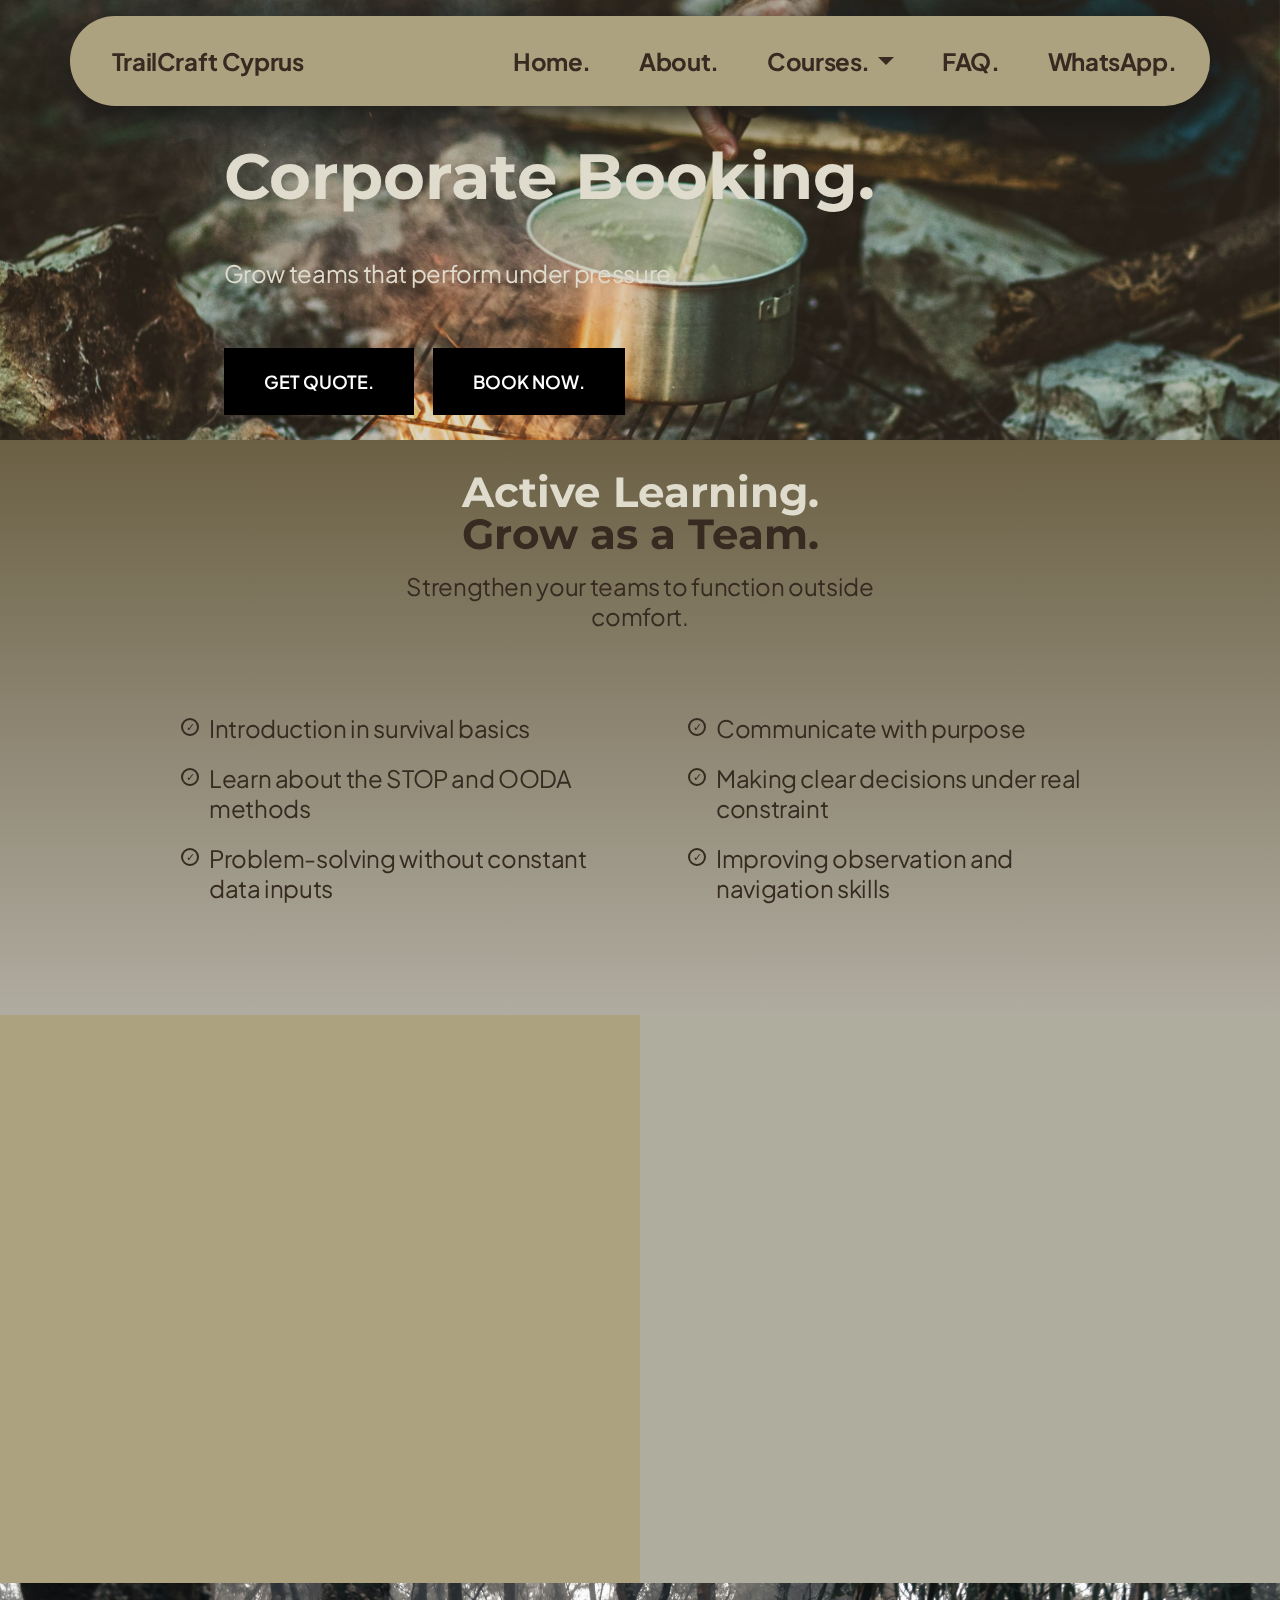
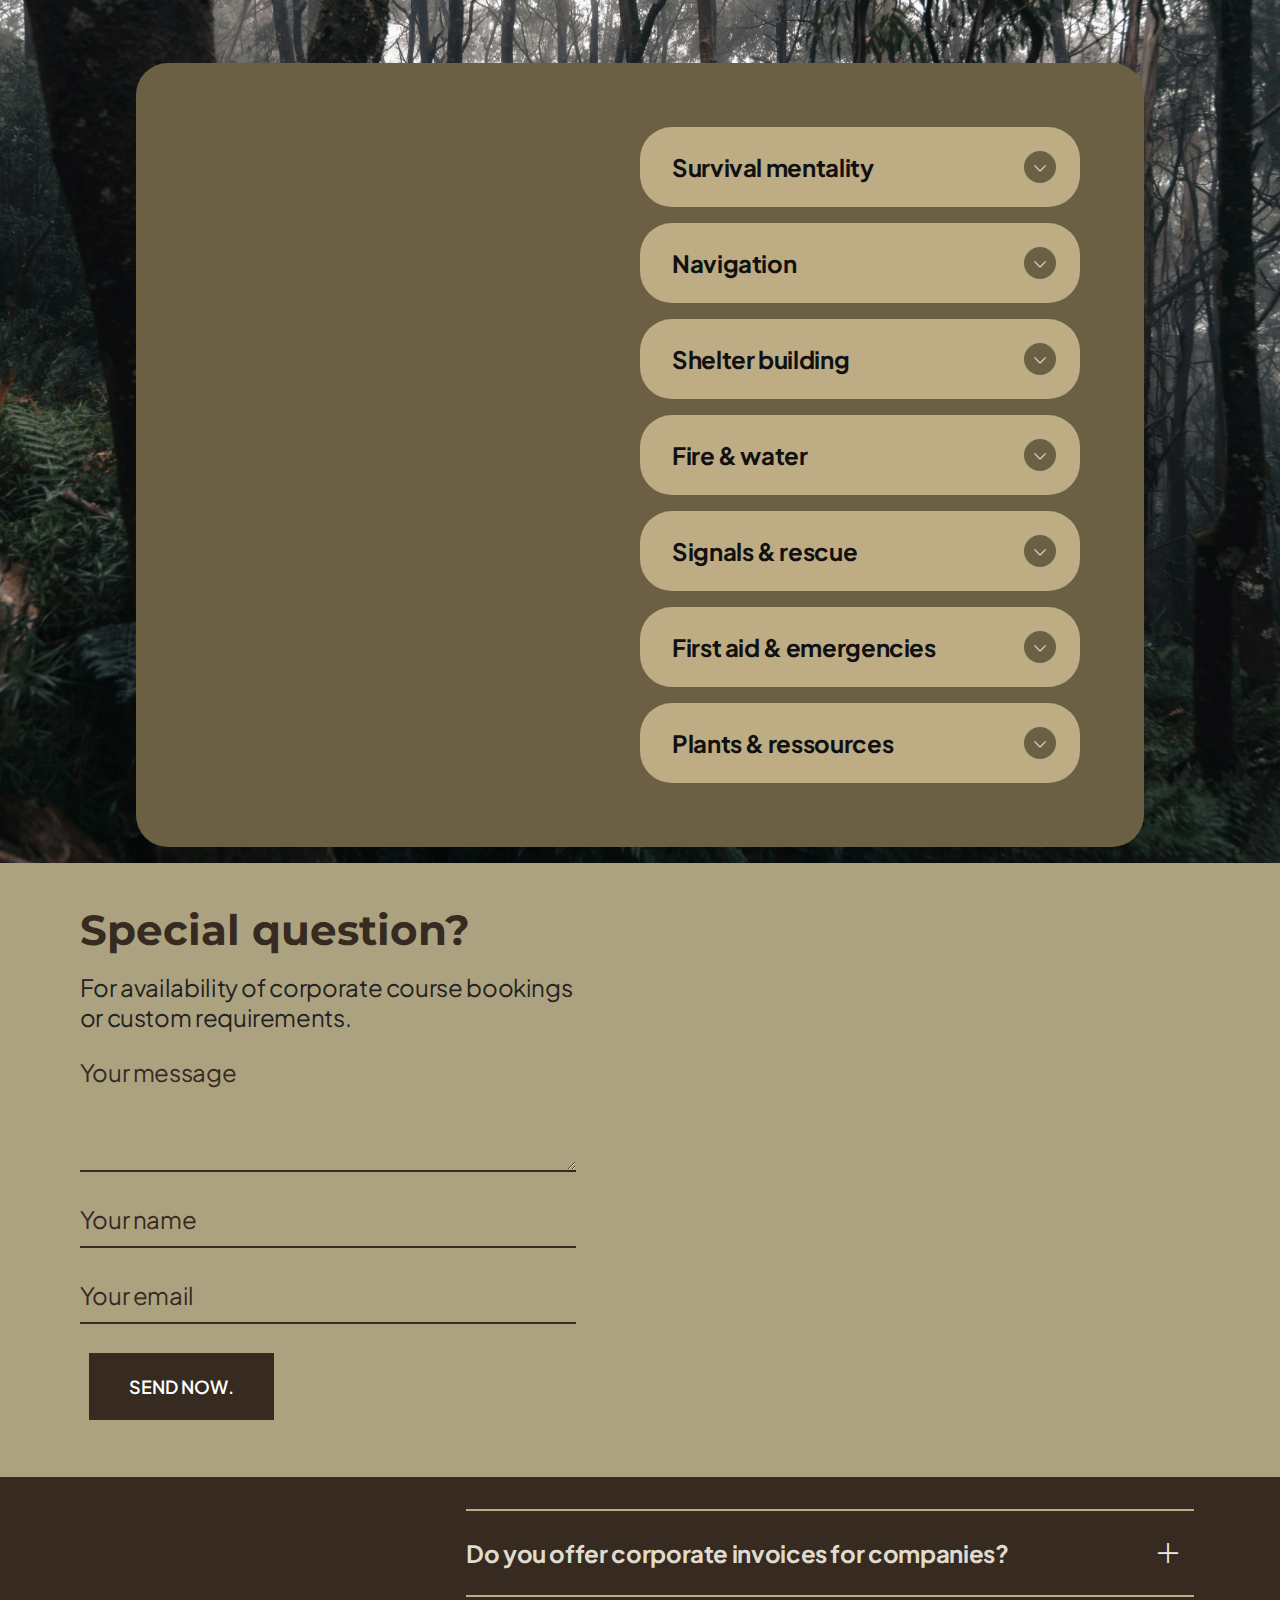
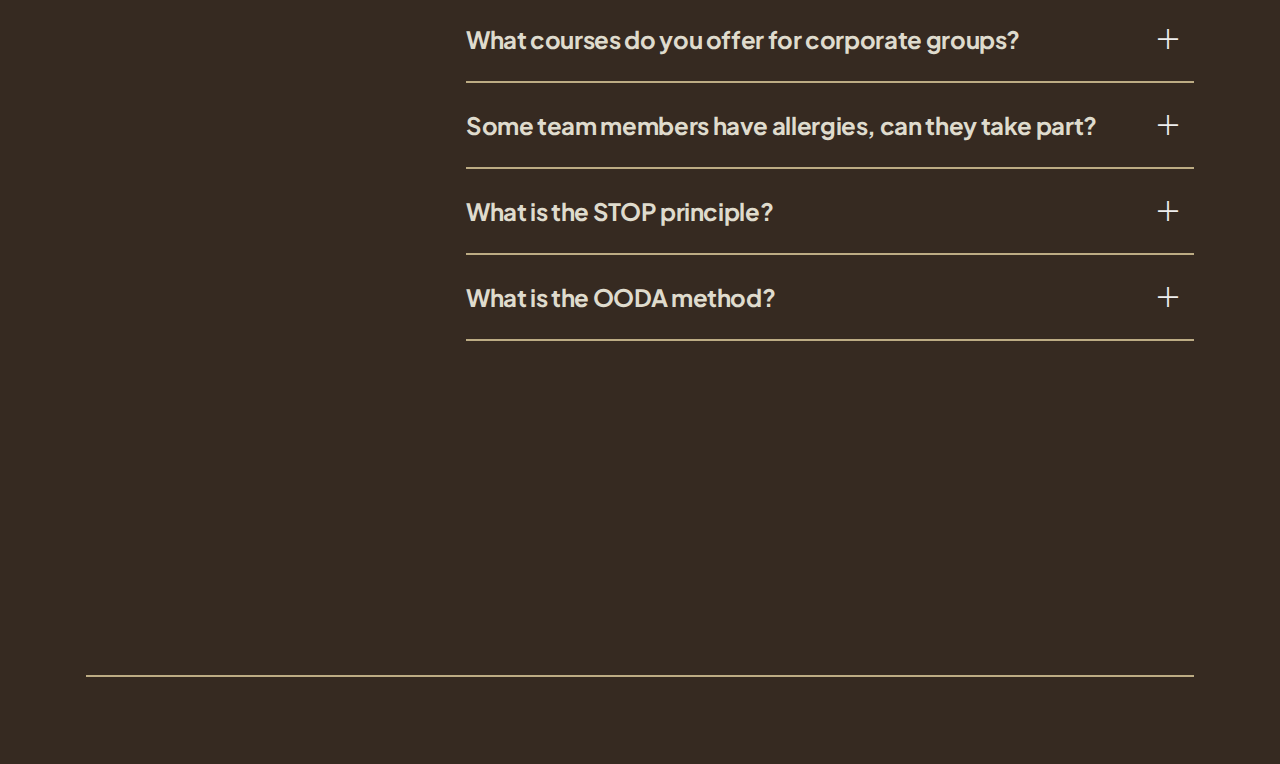
<file: Export_braun/b2b.html>
<!DOCTYPE html>
<html  lang="en">
<head>
  
  <meta charset="UTF-8">
  <meta http-equiv="X-UA-Compatible" content="IE=edge">
  
  <meta name="twitter:card" content="summary_large_image"/>
  <meta name="twitter:image:src" content="assets/images/b2b-meta.png">
  <meta property="og:image" content="assets/images/b2b-meta.png">
  <meta name="twitter:title" content="TrailCraft Cyprus -  Corporate survival courses.">
  <meta name="viewport" content="width=device-width, initial-scale=1, minimum-scale=1">
  <link rel="shortcut icon" href="assets/images/logo333x333-128x128-1.png" type="image/x-icon">
  <meta name="description" content="Corporate team building in Cyprus with TrailCraft. Outdoor resilience & survival training to strengthen leadership, decision-making and collaboration under pressure.">
  
  
  <title>TrailCraft Cyprus -  Corporate survival courses.</title>
  <link rel="stylesheet" href="assets/web/assets/mobirise-icons2/mobirise2.css">
  <link rel="stylesheet" href="assets/bootstrap/css/bootstrap.min.css">
  <link rel="stylesheet" href="assets/parallax/jarallax.css">
  <link rel="stylesheet" href="assets/animatecss/animate.css">
  <link rel="stylesheet" href="assets/popup-overlay-plugin/style.css">
  <link rel="stylesheet" href="assets/smart-cart/minicart-theme.css">
  <link rel="stylesheet" href="assets/dropdown/css/style.css">
  <link rel="stylesheet" href="assets/socicon/css/styles.css">
  <link rel="stylesheet" href="assets/theme/css/style.css">
  <link rel="preload" href="https://fonts.googleapis.com/css?family=Montserrat:100,200,300,400,500,600,700,800,900,100i,200i,300i,400i,500i,600i,700i,800i,900i&display=swap" as="style" onload="this.onload=null;this.rel='stylesheet'">
  <noscript><link rel="stylesheet" href="https://fonts.googleapis.com/css?family=Montserrat:100,200,300,400,500,600,700,800,900,100i,200i,300i,400i,500i,600i,700i,800i,900i&display=swap"></noscript>
  <link rel="preload" href="https://fonts.googleapis.com/css?family=Plus+Jakarta+Sans:200,300,400,500,600,700,800,200i,300i,400i,500i,600i,700i,800i&display=swap" as="style" onload="this.onload=null;this.rel='stylesheet'">
  <noscript><link rel="stylesheet" href="https://fonts.googleapis.com/css?family=Plus+Jakarta+Sans:200,300,400,500,600,700,800,200i,300i,400i,500i,600i,700i,800i&display=swap"></noscript>
  <link rel="preload" as="style" href="assets/mobirise/css/mbr-additional.css?v=102Umd"><link rel="stylesheet" href="assets/mobirise/css/mbr-additional.css?v=102Umd" type="text/css">

  
  
  
</head>
<body>
<script>var smartCartDefSettings = {"shopcart_top_offset":150,"side_offset":20,"site_width":1150,"shopcart_icon_color":"#ffffff","shopcart_back_color":"#14142b","shopcart_icon_size":50,"sc_count_color":"#14142b","sc_count_back_color":"#fedb01","sc_count_size":16,"buy_now":"Buy now","cart_title":"Your Cart","popup_button":"Add to Cart"};
                                </script>
  
  <section data-bs-version="5.1" class="menu menu1 animatem5 cid-v2mR85NNpm" once="menu" id="menu01-2o">
	

	<nav class="navbar navbar-dropdown navbar-fixed-top navbar-expand-lg">
		<div class="container">
			<div class="navbar-brand">
				
				<span class="navbar-caption-wrap"><a class="navbar-caption text-primary display-7" href="index.html">TrailCraft Cyprus</a></span>
			</div>
			<button class="navbar-toggler" type="button" data-toggle="collapse" data-bs-toggle="collapse" data-target="#navbarSupportedContent" data-bs-target="#navbarSupportedContent" aria-controls="navbarNavAltMarkup" aria-expanded="false" aria-label="Toggle navigation">
				<div class="hamburger">
					<span></span>
					<span></span>
					<span></span>
					<span></span>
				</div>
			</button>
			<div class="collapse navbar-collapse" id="navbarSupportedContent">
				<ul class="navbar-nav nav-dropdown nav-right" data-app-modern-menu="true"><li class="nav-item">
						<a class="nav-link link text-primary display-7" href="index.html">Home.</a>
					</li>
					<li class="nav-item">
						<a class="nav-link link text-primary display-7" href="about.html" aria-expanded="false">About.</a>
					</li>
					<li class="nav-item dropdown"><a class="nav-link link text-primary dropdown-toggle show display-7" href="courses.html" data-toggle="dropdown-submenu" data-bs-toggle="dropdown" data-bs-auto-close="outside" aria-expanded="false">Courses.</a><div class="dropdown-menu show" aria-labelledby="dropdown-394" data-bs-popper="none"><a class="text-primary dropdown-item display-7" href="courses.html"><strong>Courses overview.</strong></a><a class="text-primary dropdown-item display-7" href="b2b.html"><strong>Corporate events.</strong></a><a class="text-primary dropdown-item display-7" href="B2C.html"><strong>Private courses.</strong></a></div></li><li class="nav-item">
						<a class="nav-link link text-primary display-7" href="about.html#list01-1j">FAQ.</a>
					</li>
					<li class="nav-item">
						<a class="nav-link link text-primary display-7" href="https://wa.me/4917622359263">WhatsApp.</a>
					</li></ul>
				
				
			</div>
		</div>
	</nav>
</section>

<section data-bs-version="5.1" class="header01 divem5 cid-v2mR887sEU mbr-parallax-background" id="header01-2p">
    

    
    <div class="mbr-overlay" style="opacity: 0.2; background-color: rgb(107, 96, 68);"></div>

    <div class="container-fluid">
        <div class="row">
            <div class="col-12">
                <div class="title-wrapper">
                    <h1 class="mbr-section-title mbr-fonts-style display-1"><strong>Corporate Booking.&nbsp;</strong></h1>
                    <p class="mbr-text mbr-fonts-style display-7">Grow teams that perform under pressure.
                    </p>
                    <div class="mbr-section-btn"><a class="btn btn-secondary display-4" href="https://wa.me/4917622359263">GET QUOTE.</a> <a class="btn btn-secondary display-4" href="mbrext://smart-cart?cmdsm=_cart&amount=100&item_name=corporate%20booking%201p&currency_code=EUR&dataShop=smartCart&nopayment_whatsapp=4917622359263">BOOK NOW.</a></div>
                </div>
            </div>
        </div>
    </div>
</section>

<section data-bs-version="5.1" class="list02 strengthm5 cid-v2rn8hZ8bc" id="list02-30">
    

    
    

    <div class="container">
        <div class="row justify-content-center">
            <div class="col-12">
                <div class="content-wrapper">
                    <div class="title-wrapper">
                        <h2 class="mbr-section-title mbr-fonts-style display-2">
                            <strong>Active Learning.</strong></h2>
                        <h3 class="mbr-section-subtitle mbr-fonts-style display-2">
                            <strong>Grow as a Team.</strong></h3>
                    </div>
                    <div class="text-wrapper">
                        <p class="mbr-text mbr-fonts-style display-7">Strengthen your teams to function outside comfort.<br></p>
                    </div>
                </div>
            </div>
            <div class="col-12 col-lg-5">
                <div class="list-wrapper">
                    <ul class="list mbr-fonts-style display-7">
                        <li class="item-wrap">Introduction in survival basics</li><li class="item-wrap">Learn about the STOP and OODA methods&nbsp;</li>
                        <li class="item-wrap">Problem-solving without constant data inputs</li>
                        <li class="item-wrap">Group exercises to reflect your learnings</li>
                    </ul>
                </div>
            </div>
            <div class="col-12 col-lg-5">
                <div class="list-wrapper list_2">
                    <ul class="list mbr-fonts-style display-7">
                        <li class="item-wrap">Communicate with purpose</li>
                        <li class="item-wrap">Making clear decisions under real constraint</li><li class="item-wrap">Improving observation and navigation skills</li><li class="item-wrap">Survival as a learning ground for mental strength</li>
                    </ul>
                </div>
            </div>
        </div>
    </div>
</section>

<section data-bs-version="5.1" class="article04 divem5 cid-v2rk1jM7Br" id="article04-2z">
    
    

    <div class="container-fluid">
        <div class="row">
            <div class="col-12 col-lg-6 card">
                <div class="image-wrapper">
                    <img src="[data-uri]" alt="campfire and a group of people" loading="lazy" class="lazyload" data-src="assets/images/jon-tyson-sn4hu4v1a0m-unsplash-1453x1937.webp">
                </div>
            </div>
            <div class="col-12 col-lg-6 card">
                <div class="title-wrapper">
                    <h3 class="mbr-section-title mbr-fonts-style display-5"><strong>Start growing teams that differ.</strong></h3>
                    
                    <h2 class="mbr-section-subtitle mbr-fonts-style display-7">Price is 100€ / person, per day. Custom quotes are possible.</h2>
                    <p class="mbr-text mbr-fonts-style display-4">Booking is limited to a maximum of ten participants to ensure the quality of the course as well as the safety of each participant.</p>
                    <div class="mbr-section-btn"><a class="btn btn-primary display-4" href="mbrext://smart-cart?cmdsm=_xclick&amount=100&item_name=Corporate%20Booking%201person&currency_code=EUR&dataShop=smartCart&nopayment_whatsapp=4917622359263">BOOK NOW.</a> <a class="btn btn-secondary display-4" href="https://wa.me/4917622359263">GET QUOTE.</a></div>
                </div>
            </div>
        </div>
    </div>
</section>

<section data-bs-version="5.1" class="list01 strengthm5 cid-v35U8UQsMD" id="list01-4b">
    

    
    

    <div class="container-fluid">
        <div class="row justify-content-center">
            <div class="col-12 col-lg-10">
                <div class="card-wrapper">
                    <div class="image-wrapper">
                        <img class="little-radius lazyload" src="[data-uri]" alt="man looking at tree in forest" loading="lazy" data-src="assets/images/andrew-wagner-ade94myqcxu-unsplash-633x950.webp">
                    </div>
                    <div class="content-wrapper">
                        
                        <div id="bootstrap-accordion_35" class="panel-group accordionStyles accordion" role="tablist" aria-multiselectable="true">
                            <div class="card little-radius">
                                <div class="card-header" role="tab" id="headingOne">
                                    <a role="button" class="panel-title collapsed" data-toggle="collapse" data-bs-toggle="collapse" data-core="" href="#collapse1_35" aria-expanded="false" aria-controls="collapse1">
                                        <h3 class="panel-title-edit mbr-fonts-style display-7">
                                            <strong>Survival mentality</strong></h3>
                                        <div class="icon-wrapper">
                                            <span class="sign mbr-iconfont mobi-mbri-arrow-down mobi-mbri"></span>
                                        </div>
                                    </a>
                                </div>
                                <div id="collapse1_35" class="panel-collapse noScroll collapse" role="tabpanel" aria-labelledby="headingOne" data-parent="#accordion" data-bs-parent="#bootstrap-accordion_35">
                                    <div class="panel-body">
                                        <p class="panel-text mbr-fonts-style display-4">Learn about the STOP-principle.<br>Stop-Think-Observe-Plan.<br>This helps you to focus and decide under pressure, without panicking.<br><br>Duration: 1,5 hours</p>
                                    </div>
                                </div>
                            </div>
                            <div class="card little-radius">
                                <div class="card-header" role="tab" id="headingTwo">
                                    <a role="button" class="panel-title collapsed" data-toggle="collapse" data-bs-toggle="collapse" data-core="" href="#collapse2_35" aria-expanded="false" aria-controls="collapse2">
                                        <h3 class="panel-title-edit mbr-fonts-style display-7">
                                            <strong>Navigation</strong></h3>
                                        <div class="icon-wrapper">
                                            <span class="sign mbr-iconfont mobi-mbri-arrow-down mobi-mbri"></span>
                                        </div>
                                    </a>
                                </div>
                                <div id="collapse2_35" class="panel-collapse noScroll collapse" role="tabpanel" aria-labelledby="headingTwo" data-parent="#accordion" data-bs-parent="#bootstrap-accordion_35">
                                    <div class="panel-body">
                                        <p class="panel-text mbr-fonts-style display-4">You'll gain knowledge about reading the map and compass, Also navigate using natural objects for orientation such as hills, coast, sun and wind.<br><br>Duration: 2 hours</p>
                                    </div>
                                </div>
                            </div>
                            <div class="card little-radius">
                                <div class="card-header" role="tab" id="headingThree">
                                    <a role="button" class="panel-title collapsed" data-toggle="collapse" data-bs-toggle="collapse" data-core="" href="#collapse3_35" aria-expanded="false" aria-controls="collapse3">
                                        <h3 class="panel-title-edit mbr-fonts-style display-7">
                                            <strong>Shelter building</strong></h3>
                                        <div class="icon-wrapper">
                                            <span class="sign mbr-iconfont mobi-mbri-arrow-down mobi-mbri"></span>
                                        </div>
                                    </a>
                                </div>
                                <div id="collapse3_35" class="panel-collapse noScroll collapse" role="tabpanel" aria-labelledby="headingThree" data-parent="#accordion" data-bs-parent="#bootstrap-accordion_35">
                                    <div class="panel-body">
                                        <p class="panel-text mbr-fonts-style display-4">
                                            You will be taught to choose locations that are safe and build simple shelters using the lean-to or tarp methods.<br>Stay protected using proper ground and wind isolation.<br><br>Duration: 3 hours</p>
                                    </div>
                                </div>
                            </div>
                            <div class="card little-radius">
                                <div class="card-header" role="tab" id="headingFour">
                                    <a role="button" class="panel-title collapsed" data-toggle="collapse" data-bs-toggle="collapse" data-core="" href="#collapse4_35" aria-expanded="false" aria-controls="collapse4">
                                        <h3 class="panel-title-edit mbr-fonts-style display-7">
                                            <strong>Fire &amp; water</strong></h3>
                                        <div class="icon-wrapper">
                                            <span class="sign mbr-iconfont mobi-mbri-arrow-down mobi-mbri"></span>
                                        </div>
                                    </a>
                                </div>
                                <div id="collapse4_35" class="panel-collapse noScroll collapse" role="tabpanel" aria-labelledby="headingFour" data-parent="#accordion" data-bs-parent="#bootstrap-accordion_35">
                                    <div class="panel-body">
                                        <p class="panel-text mbr-fonts-style display-4">
                                            Finding water and making safe is one of the most essential skills.<br>Fire can be started using different ways.<br>You will be taught heat and water management techniques for different climate conditions.<br><br>Duration: 3 hours</p>
                                    </div>
                                </div>
                            </div>
                            <div class="card little-radius">
                                <div class="card-header" role="tab" id="headingFive">
                                    <a role="button" class="panel-title collapsed" data-toggle="collapse" data-bs-toggle="collapse" data-core="" href="#collapse5_35" aria-expanded="false" aria-controls="collapse5">
                                        <h3 class="panel-title-edit mbr-fonts-style display-7">
                                            <strong>Signals &amp; rescue</strong></h3>
                                        <div class="icon-wrapper">
                                            <span class="sign mbr-iconfont mobi-mbri-arrow-down mobi-mbri"></span>
                                        </div>
                                    </a>
                                </div>
                                <div id="collapse5_35" class="panel-collapse noScroll collapse" role="tabpanel" aria-labelledby="headingFive" data-parent="#accordion" data-bs-parent="#bootstrap-accordion_35">
                                    <div class="panel-body">
                                        <p class="panel-text mbr-fonts-style display-4">
                                            SOS signs can be sent with smoke, light, whistles and other methods. Learn modern and traditional ways of getting the attention of rescue teams.<br><br>Duration: 1.5 hours</p>
                                    </div>
                                </div>
                            </div>
                            <div class="card little-radius">
                                <div class="card-header" role="tab" id="headingSix">
                                    <a role="button" class="panel-title collapsed" data-toggle="collapse" data-bs-toggle="collapse" data-core="" href="#collapse6_35" aria-expanded="false" aria-controls="collapse6">
                                        <h3 class="panel-title-edit mbr-fonts-style display-7">
                                            <strong>First aid &amp; emergencies</strong></h3>
                                        <div class="icon-wrapper">
                                            <span class="sign mbr-iconfont mobi-mbri-arrow-down mobi-mbri"></span>
                                        </div>
                                    </a>
                                </div>
                                <div id="collapse6_35" class="panel-collapse noScroll collapse" role="tabpanel" aria-labelledby="headingSix" data-parent="#accordion" data-bs-parent="#bootstrap-accordion_35">
                                    <div class="panel-body">
                                        <p class="panel-text mbr-fonts-style display-4">
                                            Get to know about the ABCDE Scheme and practical first aid measures, be prepared for situations go wrong.<br>In the course you will also learn the emergency call and rescue procedures used in cyprus.<br><br>Duration: 2 horus</p>
                                    </div>
                                </div>
                            </div>
                            <div class="card little-radius">
                                <div class="card-header" role="tab" id="headingSeven">
                                    <a role="button" class="panel-title collapsed" data-toggle="collapse" data-bs-toggle="collapse" data-core="" href="#collapse7_35" aria-expanded="false" aria-controls="collapse7">
                                        <h3 class="panel-title-edit mbr-fonts-style display-7">
                                            <strong>Plants &amp; ressources</strong></h3>
                                        <div class="icon-wrapper">
                                            <span class="sign mbr-iconfont mobi-mbri-arrow-down mobi-mbri"></span>
                                        </div>
                                    </a>
                                </div>
                                <div id="collapse7_35" class="panel-collapse noScroll collapse" role="tabpanel" aria-labelledby="headingSeven" data-parent="#accordion" data-bs-parent="#bootstrap-accordion_35">
                                    <div class="panel-body">
                                        <p class="panel-text mbr-fonts-style display-4">Many plants can be eaten, however this requires knowledge. This can be covered optionally during all courses.<br><br>Duration: 1 hour</p>
                                    </div>
                                </div>
                            </div>
                            
                        </div>
                    </div>
                </div>
            </div>
        </div>
    </div>
</section>

<section data-bs-version="5.1" class="form01 divem5 cid-v2rqpHYFDt" id="form01-31">
    

    
    

    <div class="container">
        <div class="row flex-row-reverse">
            <div class="col-12 col-lg-6 card">
                <div class="image-wrapper">
                    <img src="[data-uri]" alt="Making fire" loading="lazy" class="lazyload" data-src="assets/images/ian-keefe-fojvtv40nju-unsplash-1256x1884.webp">
                </div>
            </div>
            <div class="col-12 col-lg-6 mbr-form card form-wrapper" data-form-type="formoid">
                <form action="https://mobirise.eu/" method="POST" class="mbr-form form-with-styler" data-form-title="Form Name"><input type="hidden" name="email" data-form-email="true" value="qvmlW2erQymD8fh14+lw1RiY4AoXcCN1/MmV51Nz8qjPfiGTcCKloPBgF93dKLScExZ172ZnZlU9xQhQaAkddusghvKzfMeuSl+eoR0PitZESlHw+jPofb4uQy1UUEIL.jXGsN/fjs0beeFK179ArkEEKda2GzIOpdD5IcJp2ZKYBq1GuehB/m6Z80ertenmxefzbLErHNz60W9G0DVpdnQLP2XQw5GmySq5jM8fQJf9qam+u+3igKIrZQcMVj+WB">
                    <div class="row">
                        <div hidden="hidden" data-form-alert="" class="alert alert-success col-12">Thanks for your interest! I will contact you soon.</div>
                        <div hidden="hidden" data-form-alert-danger="" class="alert alert-danger col-12"> Oops...! some
                            problem!
                        </div>
                    </div>
                    <div class="dragArea row">
                        <div class="col-lg-12 col-md-12 col-sm-12">
                            <h2 class="mbr-section-title mbr-fonts-style display-2"><strong>
                                Special question?</strong></h2>
                        </div>
                        <div class="col-lg-12 col-md-12 col-sm-12">
                            <p class="mbr-fonts-style display-7">
                                For availability of corporate course bookings or custom requirements.</p>
                        </div>
                        <div data-for="textarea" class="col-lg-12 col-md-12 col-sm-12 form-group mb-3">
                            <textarea name="textarea" placeholder="Your message" data-form-field="textarea" class="form-control display-4" id="textarea-form01-31"></textarea>
                        </div>
                        <div data-for="name" class="col-lg-12 col-md-12 col-sm-12 form-group mb-3" style="">
                            <input type="text" name="name" placeholder="Your name" data-form-field="name" class="form-control display-4" value="" id="name-form01-31">
                        </div>
                        <div class="col-lg-12 col-md-12 col-sm-12 form-group mb-3" data-for="email">
                            <input type="email" name="email" placeholder="Your email" data-form-field="email" class="form-control display-4" value="" id="email-form01-31">
                        </div>
                        <div class="col-md-auto col mbr-section-btn"><button type="submit" class="btn btn-primary display-4">SEND NOW.</button></div>
                    </div>
                </form>
            </div>
        </div>
    </div>
</section>

<section data-bs-version="5.1" class="list01 divem5 cid-v2mR8g75gN" id="list01-2v">
    
    

    <div class="container">
        <div class="row">
            <div class="col-12 col-lg-4">
                <div class="title-wrapper">
                    <h2 class="mbr-section-title mbr-fonts-style display-2">
                        <strong>FAQ.</strong></h2>
                </div>
            </div>
            <div class="col-12 col-lg-8">
                <div id="bootstrap-accordion_37" class="panel-group accordionStyles accordion" role="tablist" aria-multiselectable="true">
                    <div class="card">
                        <div class="card-header" role="tab" id="headingOne">
                            <a role="button" class="panel-title collapsed" data-toggle="collapse" data-bs-toggle="collapse" data-core="" href="#collapse1_37" aria-expanded="false" aria-controls="collapse1">
                                <h3 class="panel-title-edit mbr-fonts-style display-7"><strong>Do you offer corporate invoices for companies?</strong></h3>
                                <span class="sign mbr-iconfont mobi-mbri-plus mobi-mbri"></span>
                            </a>
                        </div>
                        <div id="collapse1_37" class="panel-collapse noScroll collapse" role="tabpanel" aria-labelledby="headingOne" data-parent="#accordion" data-bs-parent="#bootstrap-accordion_37">
                            <div class="panel-body">
                                <p class="mbr-fonts-style panel-text display-4">
                                    Yes. TrailCraft Cyprus offers official invoices for EU companies.
                                </p>
                            </div>
                        </div>
                    </div>
                    <div class="card">
                        <div class="card-header" role="tab" id="headingTwo">
                            <a role="button" class="panel-title collapsed" data-toggle="collapse" data-bs-toggle="collapse" data-core="" href="#collapse2_37" aria-expanded="false" aria-controls="collapse2">
                                <h3 class="panel-title-edit mbr-fonts-style display-7">
                                    <strong>What courses do you offer for corporate groups?</strong>
                                </h3>
                                <span class="sign mbr-iconfont mobi-mbri-plus mobi-mbri"></span>
                            </a>
                        </div>
                        <div id="collapse2_37" class="panel-collapse noScroll collapse" role="tabpanel" aria-labelledby="headingTwo" data-parent="#accordion" data-bs-parent="#bootstrap-accordion_37">
                            <div class="panel-body">
                                <p class="mbr-fonts-style panel-text display-4">
                                    The events for corporate teams are designed specifically for resilience &amp; communication training to strengthen collaboration under pressure.&nbsp;<br></p>
                            </div>
                        </div>
                    </div>
                    <div class="card">
                        <div class="card-header" role="tab" id="headingThree">
                            <a role="button" class="panel-title collapsed" data-toggle="collapse" data-bs-toggle="collapse" data-core="" href="#collapse3_37" aria-expanded="false" aria-controls="collapse3">
                                <h3 class="panel-title-edit mbr-fonts-style display-7"><strong>Some team members have allergies, can they take part?</strong></h3>
                                <span class="sign mbr-iconfont mobi-mbri-plus mobi-mbri"></span>
                            </a>
                        </div>
                        <div id="collapse3_37" class="panel-collapse noScroll collapse" role="tabpanel" aria-labelledby="headingThree" data-parent="#accordion" data-bs-parent="#bootstrap-accordion_37">
                            <div class="panel-body">
                                <p class="mbr-fonts-style panel-text display-4">Yes, they can as long as they feel ready to. Please let me know, what allergies are known so the course can be redesigned, if necessary.</p>
                            </div>
                        </div>
                    </div>
                    <div class="card">
                        <div class="card-header" role="tab" id="headingFour">
                            <a role="button" class="panel-title collapsed" data-toggle="collapse" data-bs-toggle="collapse" data-core="" href="#collapse4_37" aria-expanded="false" aria-controls="collapse4">
                                <h3 class="panel-title-edit mbr-fonts-style display-7">
                                    <strong> What is the STOP principle?</strong></h3>
                                <span class="sign mbr-iconfont mobi-mbri-plus mobi-mbri"></span>
                            </a>
                        </div>
                        <div id="collapse4_37" class="panel-collapse noScroll collapse" role="tabpanel" aria-labelledby="headingFour" data-parent="#accordion" data-bs-parent="#bootstrap-accordion_37">
                            <div class="panel-body">
                                <p class="mbr-fonts-style panel-text display-4">Being out in nature staying mentally clear and calm is extremely important to make the right decisions, even under pressure.<br>STOP is a well established standard, for staying calm in order to make the right decisions. It stands for "Stop-Think-Observe-Plan" and guides you during difficult situations.</p>
                            </div>
                        </div>
                    </div>
                    <div class="card">
                        <div class="card-header" role="tab" id="headingFive">
                            <a role="button" class="panel-title collapsed" data-toggle="collapse" data-bs-toggle="collapse" data-core="" href="#collapse5_37" aria-expanded="false" aria-controls="collapse5">
                                <h3 class="panel-title-edit mbr-fonts-style display-7">
                                    <strong>What is the OODA method?</strong></h3>
                                <span class="sign mbr-iconfont mobi-mbri-plus mobi-mbri"></span>
                            </a>
                        </div>
                        <div id="collapse5_37" class="panel-collapse noScroll collapse" role="tabpanel" aria-labelledby="headingFive" data-parent="#accordion" data-bs-parent="#bootstrap-accordion_37">
                            <div class="panel-body">
                                <p class="mbr-fonts-style panel-text display-4">
                                    OODA stands for Observe-Orient-Decide-Act. This is meant to help you make realistic decisions instead of fast decisions. This model is being actively used in military and for search-&amp;-rescue operations.<br>This is part of the survival course and will help you not only for bushcraft, but for your daily life aswell.</p>
                            </div>
                        </div>
                    </div>
                    
                </div>
            </div>
        </div>
    </div>
</section>

<section data-bs-version="5.1" class="footer01 divem5 cid-v2mR8hbX05" once="footers" id="footer01-2w">
    

    
    

    <div class="container">
        <div class="row">
            <div class="col-12 col-lg-4 card">
                <div class="title-wrapper">
                    <h2 class="mbr-section-title mbr-fonts-style display-2">
                        <strong>Follow me.</strong></h2>
                    
                    <div class="social-wrapper">
                        <div class="soc-wrap">
                            <div class="soc-item">
                                <a href="https://www.facebook.com/LeonidasTyron">
                                    <span class="mbr-iconfont socicon-facebook socicon"></span>
                                </a>
                            </div>
                            <div class="soc-item">
                                <a href="mailto:pavlos.batziakas@cyprec.com">
                                    <span class="mbr-iconfont socicon-mail socicon"></span>
                                </a>
                            </div>
                            <div class="soc-item">
                                <a href="https://wa.me/4917622359263">
                                    <span class="mbr-iconfont socicon-whatsapp socicon"></span>
                                </a>
                            </div>
                            
                        </div>
                    </div>
                </div>
            </div>
            
            <div class="col-12">
                <div class="copy-wrapper">
                    
                    <p class="mbr-copy mbr-fonts-style display-4"><a href="legal.html" class="text-info">Legal &amp; privacy notice.</a> © Copyright TrailCraft Cyprus. Designed by <a href="https://zukunftsberatung.xyz" class="text-success" target="_blank">zukunftsberatung.xyz</a></p>
                </div>
            </div>
        </div>
    </div>
</section>


<script src="assets/bootstrap/js/bootstrap.bundle.min.js"></script>
  <script src="assets/parallax/jarallax.js"></script>
  <script src="assets/smoothscroll/smooth-scroll.js"></script>
  <script src="assets/ytplayer/index.js"></script>
  <script src="assets/smart-cart/minicart.js"></script>
  <script src="assets/smart-cart/minicart-customizer.js"></script>
  <script src="assets/dropdown/js/navbar-dropdown.js"></script>
  <script src="assets/mbr-switch-arrow/mbr-switch-arrow.js"></script>
  <script src="assets/theme/js/script.js"></script>
  <script src="assets/formoid/formoid.min.js"></script>
  
  
  
 <div id="scrollToTop" class="scrollToTop mbr-arrow-up"><a style="text-align: center;"><i class="mbr-arrow-up-icon mbr-arrow-up-icon-cm cm-icon cm-icon-smallarrow-up"></i></a></div>
    <input name="animation" type="hidden">
  <script>"use strict";if("loading"in HTMLImageElement.prototype){document.querySelectorAll('img[loading="lazy"]').forEach(e=>{e.src=e.dataset.src;if(e.getAttribute("style")){e.setAttribute("data-temp-style",e.getAttribute("style"))};if(e.getAttribute("data-aspectratio")){e.style.paddingTop=100*e.getAttribute("data-aspectratio")+"%";e.style.height=0;}e.onload=function(){if(e.getAttribute("data-temp-style")){e.setAttribute("style", e.getAttribute("data-temp-style"))}else{e.removeAttribute("style")};e.removeAttribute("data-temp-style")}})}else{const e=document.createElement("script");e.src="https://cdnjs.cloudflare.com/ajax/libs/lazysizes/5.1.2/lazysizes.min.js";document.body.appendChild(e)}</script>
</body>
</html>
</file>
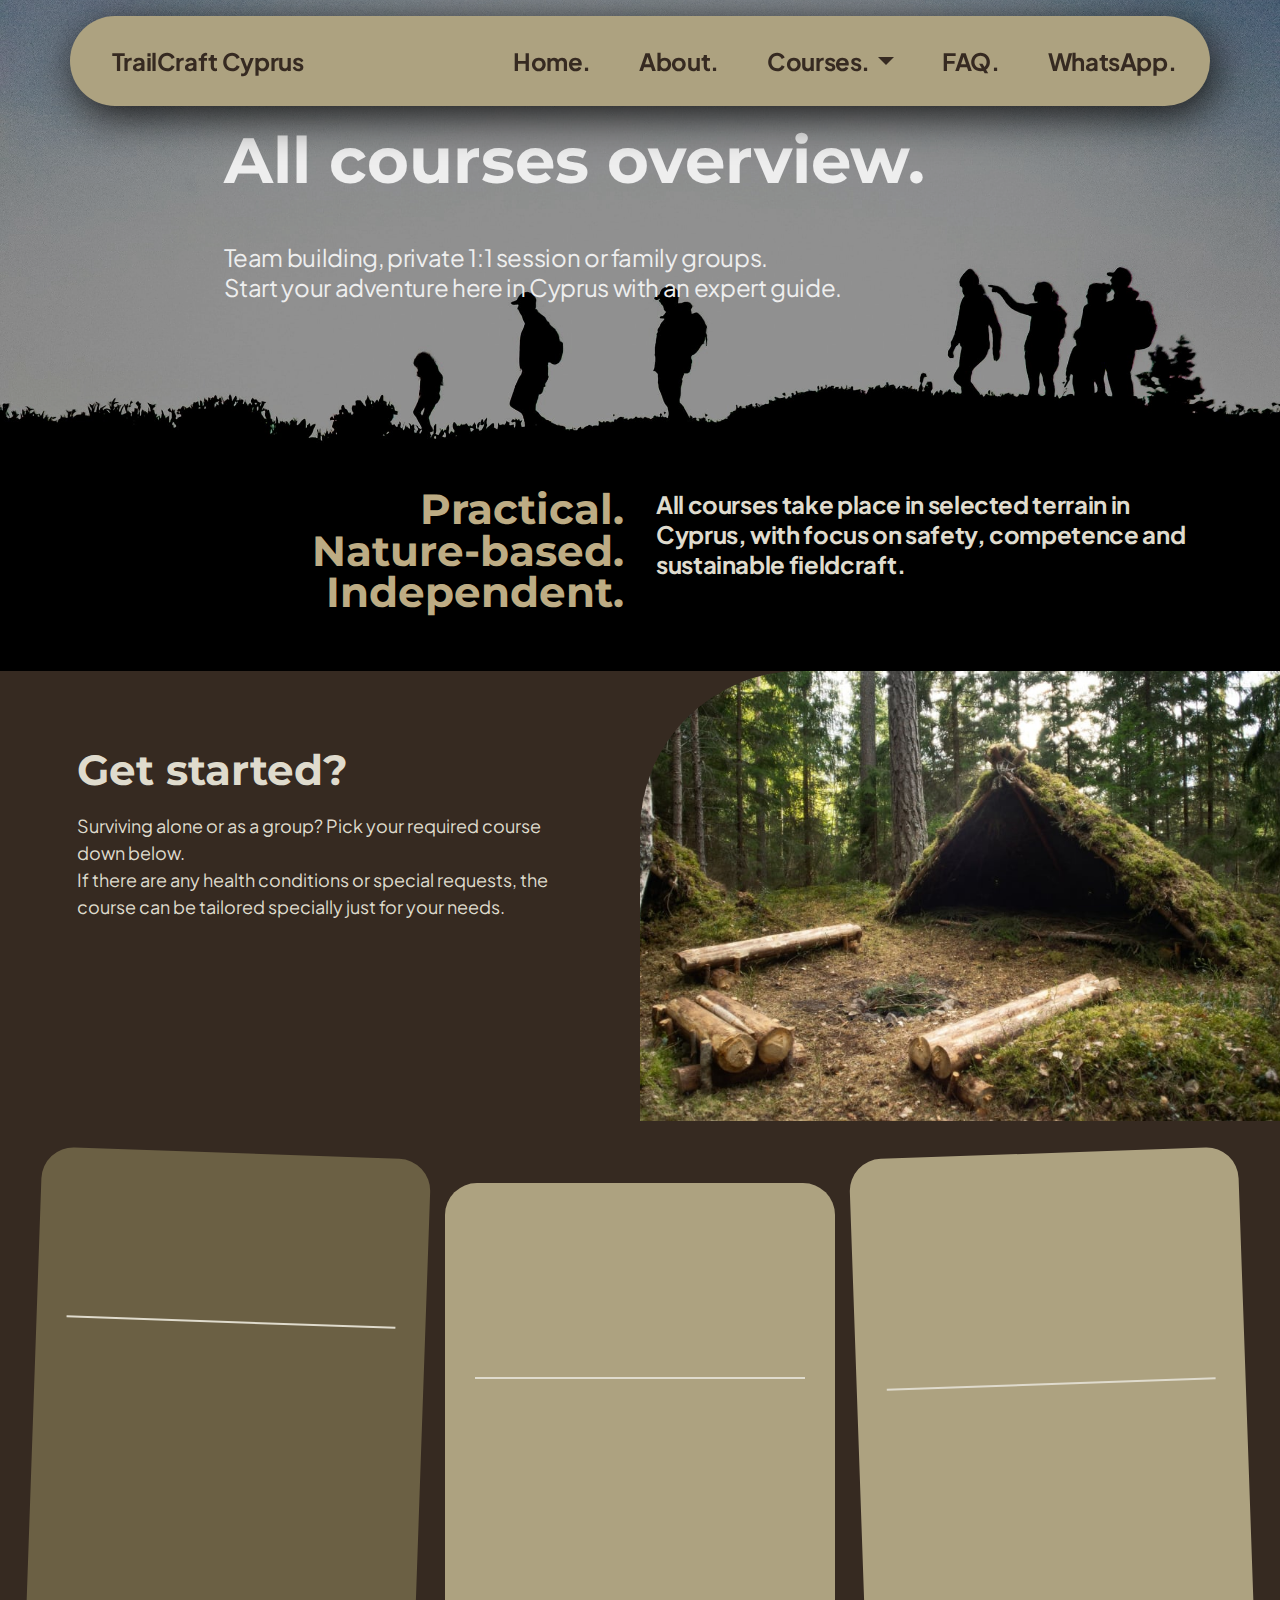
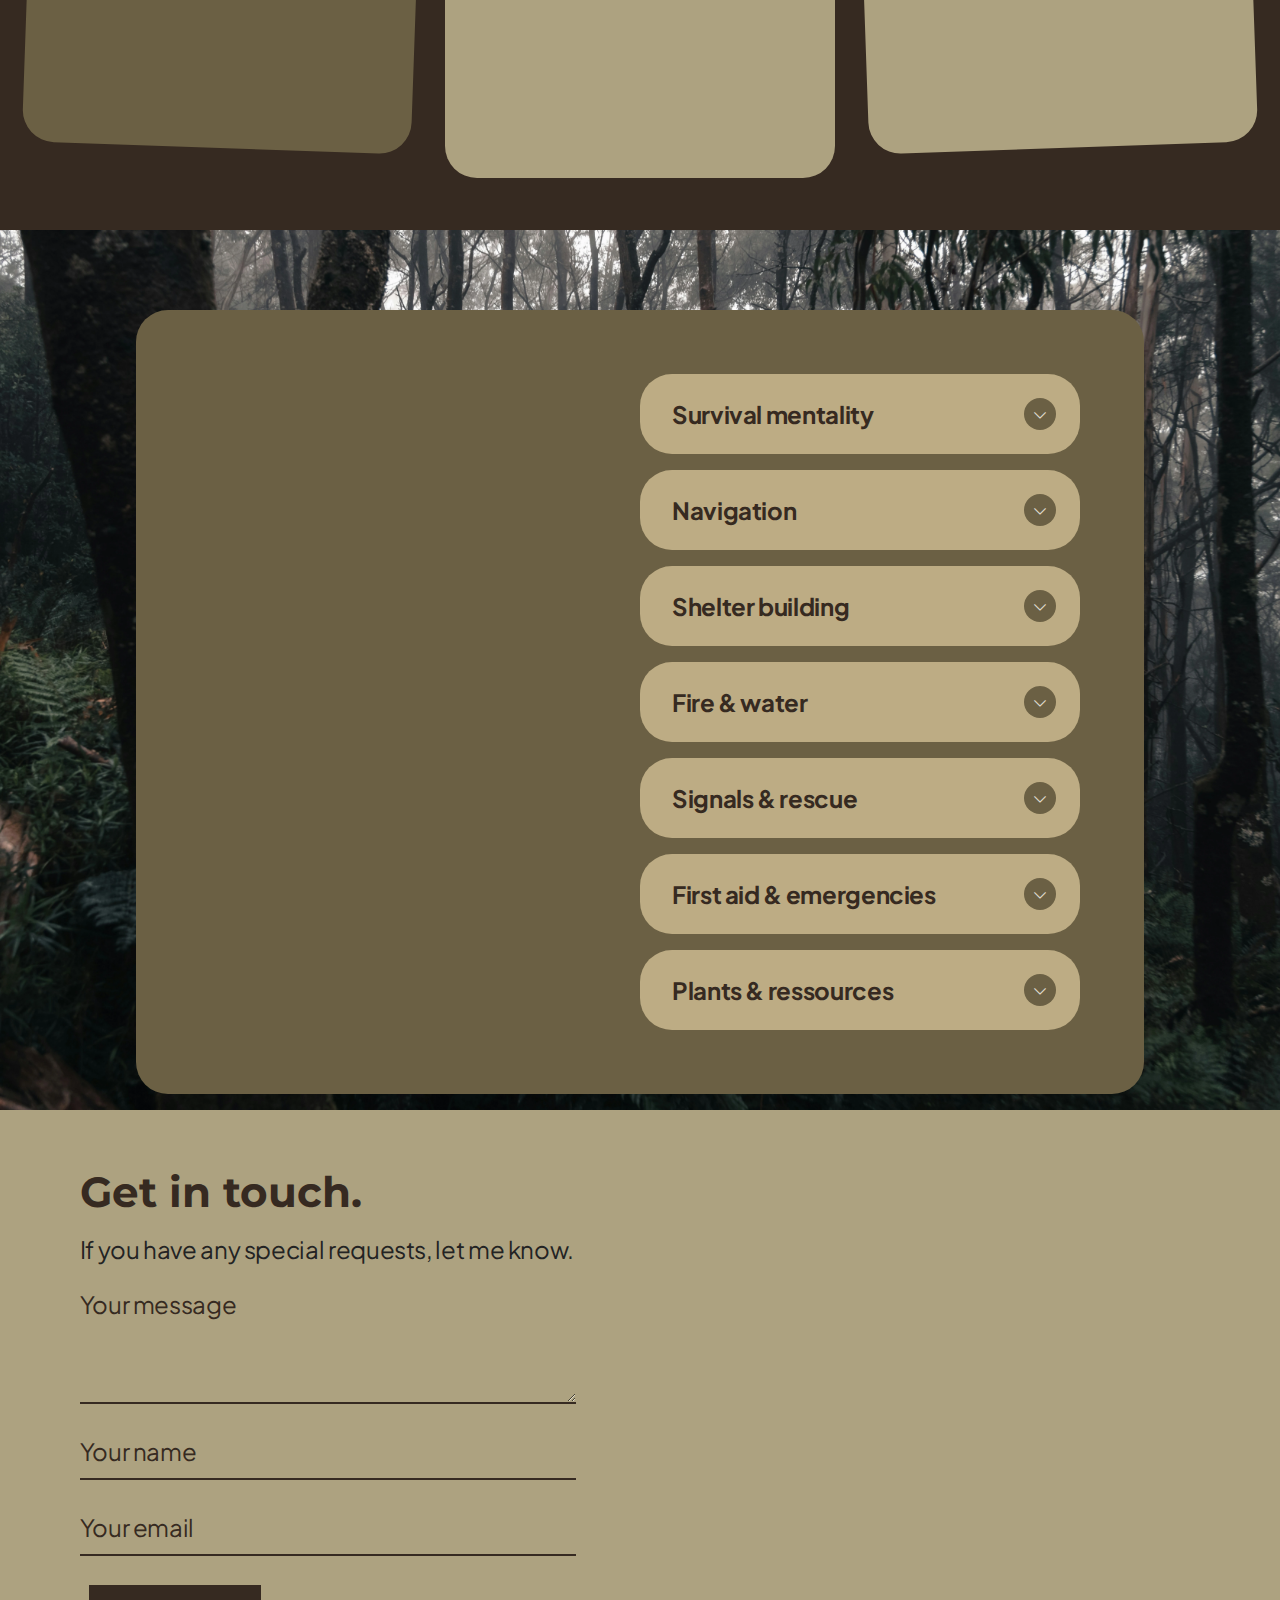
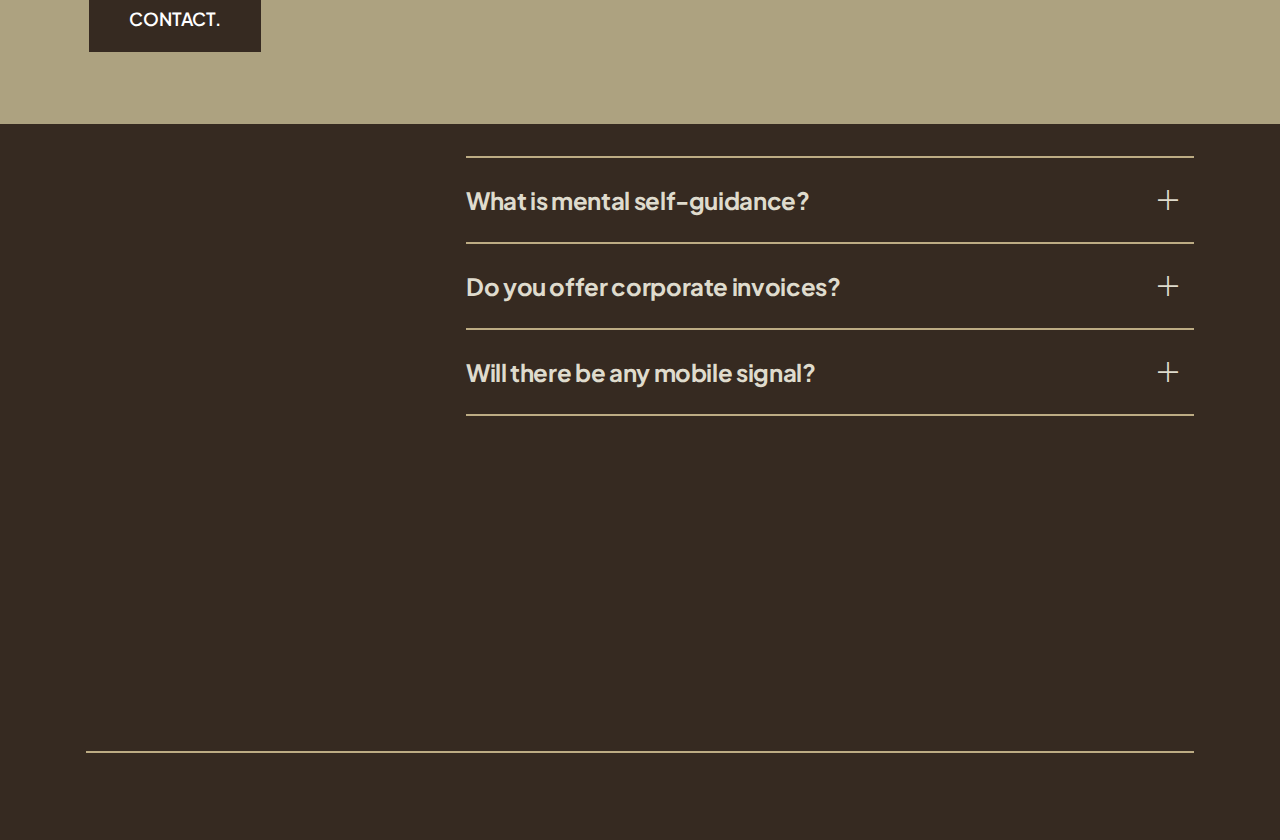
<file: Export_braun/courses.html>
<!DOCTYPE html>
<html  lang="en">
<head>
  
  <meta charset="UTF-8">
  <meta http-equiv="X-UA-Compatible" content="IE=edge">
  
  <meta name="twitter:card" content="summary_large_image"/>
  <meta name="twitter:image:src" content="assets/images/courses-meta.png">
  <meta property="og:image" content="assets/images/courses-meta.png">
  <meta name="twitter:title" content="TrailCraft Cyprus -  All bushcraft & survival courses.">
  <meta name="viewport" content="width=device-width, initial-scale=1, minimum-scale=1">
  <link rel="shortcut icon" href="assets/images/logo333x333-128x128-1.png" type="image/x-icon">
  <meta name="description" content="TrailCraft Cyprus course overview for bushcraft & survival training formats for corporate teams, private individuals and small groups. Outdoor courses focused on resilience, leadership & real-world capability.">
  
  
  <title>TrailCraft Cyprus -  All bushcraft & survival courses.</title>
  <link rel="stylesheet" href="assets/web/assets/mobirise-icons2/mobirise2.css">
  <link rel="stylesheet" href="assets/bootstrap/css/bootstrap.min.css">
  <link rel="stylesheet" href="assets/animatecss/animate.css">
  <link rel="stylesheet" href="assets/popup-overlay-plugin/style.css">
  <link rel="stylesheet" href="assets/smart-cart/minicart-theme.css">
  <link rel="stylesheet" href="assets/dropdown/css/style.css">
  <link rel="stylesheet" href="assets/socicon/css/styles.css">
  <link rel="stylesheet" href="assets/theme/css/style.css">
  <link rel="preload" href="https://fonts.googleapis.com/css?family=Montserrat:100,200,300,400,500,600,700,800,900,100i,200i,300i,400i,500i,600i,700i,800i,900i&display=swap" as="style" onload="this.onload=null;this.rel='stylesheet'">
  <noscript><link rel="stylesheet" href="https://fonts.googleapis.com/css?family=Montserrat:100,200,300,400,500,600,700,800,900,100i,200i,300i,400i,500i,600i,700i,800i,900i&display=swap"></noscript>
  <link rel="preload" href="https://fonts.googleapis.com/css?family=Plus+Jakarta+Sans:200,300,400,500,600,700,800,200i,300i,400i,500i,600i,700i,800i&display=swap" as="style" onload="this.onload=null;this.rel='stylesheet'">
  <noscript><link rel="stylesheet" href="https://fonts.googleapis.com/css?family=Plus+Jakarta+Sans:200,300,400,500,600,700,800,200i,300i,400i,500i,600i,700i,800i&display=swap"></noscript>
  <link rel="preload" as="style" href="assets/mobirise/css/mbr-additional.css?v=IQxNPg"><link rel="stylesheet" href="assets/mobirise/css/mbr-additional.css?v=IQxNPg" type="text/css">

  
  
  
</head>
<body>
<script>var smartCartDefSettings = {"shopcart_top_offset":150,"side_offset":20,"site_width":1150,"shopcart_icon_color":"#ffffff","shopcart_back_color":"#14142b","shopcart_icon_size":50,"sc_count_color":"#14142b","sc_count_back_color":"#fedb01","sc_count_size":16,"buy_now":"Buy now","cart_title":"Your Cart","popup_button":"Add to Cart"};
                                </script>
  
  <section data-bs-version="5.1" class="menu menu1 animatem5 cid-v2fesKlwwv" once="menu" id="menu01-25">
	

	<nav class="navbar navbar-dropdown navbar-fixed-top navbar-expand-lg">
		<div class="container">
			<div class="navbar-brand">
				
				<span class="navbar-caption-wrap"><a class="navbar-caption text-primary display-7" href="index.html">TrailCraft Cyprus</a></span>
			</div>
			<button class="navbar-toggler" type="button" data-toggle="collapse" data-bs-toggle="collapse" data-target="#navbarSupportedContent" data-bs-target="#navbarSupportedContent" aria-controls="navbarNavAltMarkup" aria-expanded="false" aria-label="Toggle navigation">
				<div class="hamburger">
					<span></span>
					<span></span>
					<span></span>
					<span></span>
				</div>
			</button>
			<div class="collapse navbar-collapse" id="navbarSupportedContent">
				<ul class="navbar-nav nav-dropdown nav-right" data-app-modern-menu="true"><li class="nav-item">
						<a class="nav-link link text-primary display-7" href="index.html">Home.</a>
					</li>
					<li class="nav-item">
						<a class="nav-link link text-primary display-7" href="about.html" aria-expanded="false">About.</a>
					</li>
					<li class="nav-item dropdown"><a class="nav-link link text-primary dropdown-toggle show display-7" href="courses.html" data-toggle="dropdown-submenu" data-bs-toggle="dropdown" data-bs-auto-close="outside" aria-expanded="false">Courses.</a><div class="dropdown-menu show" aria-labelledby="dropdown-394" data-bs-popper="none"><a class="text-primary dropdown-item display-7" href="courses.html"><strong>Courses overview.</strong></a><a class="text-primary dropdown-item display-7" href="b2b.html"><strong>Corporate events.</strong></a><a class="text-primary dropdown-item display-7" href="B2C.html"><strong>Private courses.</strong></a></div></li><li class="nav-item">
						<a class="nav-link link text-primary display-7" href="about.html#list01-1j">FAQ.</a>
					</li>
					<li class="nav-item">
						<a class="nav-link link text-primary display-7" href="https://wa.me/4917622359263">WhatsApp.</a>
					</li></ul>
				
				
			</div>
		</div>
	</nav>
</section>

<section data-bs-version="5.1" class="header01 divem5 cid-v25rtPpRmV" id="header01-1q">
    

    
    <div class="mbr-overlay" style="opacity: 0.3; background-color: rgb(0, 0, 0);"></div>

    <div class="container-fluid">
        <div class="row">
            <div class="col-12">
                <div class="title-wrapper">
                    <h1 class="mbr-section-title mbr-fonts-style display-1"><strong>All courses overview.<br></strong></h1>
                    <p class="mbr-text mbr-fonts-style display-7">Team building, private 1:1 session or family groups.<br>Start your adventure here in Cyprus with an expert guide.</p>
                    
                </div>
            </div>
        </div>
    </div>
</section>

<section data-bs-version="5.1" class="article03 divem5 cid-v2lkBaGYMz" id="article03-2l">
    
    

    <div class="container">
        <div class="row">
            <div class="col-12 col-lg-6">
                <div class="title-wrapper">
                    <h2 class="mbr-section-title mbr-fonts-style display-2"><strong>Practical. <br>Nature-based.<br>Independent.</strong></h2>
                </div>
            </div>
            <div class="col-12 col-lg-6">
                <div class="text-wrapper">
                    <h3 class="mbr-section-subtitle mbr-fonts-style display-7"><strong>All courses take place in selected terrain in Cyprus, with focus on safety, competence and sustainable fieldcraft.</strong></h3>
                    
                </div>
            </div>
        </div>
    </div>
</section>

<section data-bs-version="5.1" class="article06 divem5 cid-v2rAHf6ZFP" id="article06-33">
    
    

    <div class="container-fluid">
        <div class="row flex-row-reverse">
            <div class="col-12 col-lg-6 card">
                <div class="image-wrapper">
                    <img src="[data-uri]" alt="Shelter" loading="lazy" class="lazyload" data-src="assets/images/caspian-dahlstrom-fad9vfczgaq-unsplash-1091x614.webp">
                </div>
            </div>
            <div class="col-12 col-lg-6 card">
                <div class="title-wrapper">
                    <h2 class="mbr-section-title mbr-fonts-style display-2">
                        <strong>Get started?</strong></h2>
                    <p class="mbr-text mbr-fonts-style display-4">Surviving alone or as a group?&nbsp;Pick your required course down below.<br>If there are any health conditions or special requests, the course can be tailored specially just for your needs.</p>
                    <div class="mbr-section-btn"><a class="btn btn-secondary display-4" href="https://wa.me/4917622359263">WHATSAPP.</a> <a class="btn btn-black display-4" href="mailto:pavlos.batziakas@cyprec.com">E-MAIL.</a></div>
                </div>
            </div>
        </div>
    </div>
</section>

<section data-bs-version="5.1" class="features02 plantm5 cid-v2f43Q8riJ" id="features02-21">
    

    
    

    <div class="container-fluid">
        <div class="row">
            <div class="col-12">
                <div class="title-wrapper">
                    
                </div>
            </div>
        </div>
        <div class="row items-wrapper">
            <div class="col-12 col-lg-4 item features-without-image">
                <div class="item-wrapper card_1">
                    <div class="card-box">
                        <h2 class="card-title_1 mbr-fonts-style display-5">Corporate team building course.</h2>
                        <p class="card-text_1 mbr-fonts-style display-4">Custom courses for corporate events.&nbsp;</p>
                        <div class="border-wrapper"></div>
                        <ul class="list_1 mbr-fonts-style display-4">
                            <li class="item-wrap_1">Groups up to ten participants.</li><li class="item-wrap_1">Grow team communication and resilience</li><li class="item-wrap_1">Learn leadership and decision-making under pressure.</li><li class="item-wrap_1">Work together as a team to survive.</li>
                        </ul>
                    </div>
                    <div class="mbr-section-btn"><a class="btn btn-secondary display-4" href="b2b.html">
                            <span class="mobi-mbri mobi-mbri-plus mbr-iconfont mbr-iconfont-btn"></span>B2B COURSES.</a></div>
                </div>
            </div>
            <div class="col-12 col-lg-4 item features-without-image">
                <div class="item-wrapper card_2">
                    <div class="card-box">
                        <h2 class="card-title_2 mbr-fonts-style display-5">Weekend course for up to two.</h2>
                        <p class="card-text_2 mbr-fonts-style display-4">Private weekend course for Individuals and couples.</p>
                        <div class="border-wrapper"></div>
                        <ul class="list_2 mbr-fonts-style display-4">
                            <li class="item-wrap_2">Private weekend for up to two participants.</li><li class="item-wrap_2">Special bonding time.</li><li class="item-wrap_2">Learn about nature and yourself.</li><li class="item-wrap_2">Tailored intensity, duration &amp; outcomes</li>
                        </ul>
                    </div>
                    <div class="mbr-section-btn"><a class="btn btn-secondary display-4" href="B2C.html">
                            <span class="mobi-mbri mobi-mbri-plus mbr-iconfont mbr-iconfont-btn"></span>PRIVATE COURSES.</a></div>
                </div>
            </div>
            <div class="col-12 col-lg-4 item features-without-image">
                <div class="item-wrapper card_3">
                    <div class="card-box">
                        <h2 class="card-title_3 mbr-fonts-style display-5">Custom group sessions for families or friends.<br></h2>
                        <p class="card-text_3 mbr-fonts-style display-4">Private group experiences for families or VIP events.</p>
                        <div class="border-wrapper"></div>
                        <ul class="list_3 mbr-fonts-style display-4">
                            <li class="item-wrap_3">Private groups up to ten participants.</li><li class="item-wrap_3">Families and kids are welcome!</li><li class="item-wrap_3">Shared experiences like unforgettable birthdays.</li>
                        </ul>
                    </div>
                    <div class="mbr-section-btn"><a class="btn btn-secondary display-4" href="B2C.html">
                            <span class="mobi-mbri mobi-mbri-plus mbr-iconfont mbr-iconfont-btn"></span>
                            PRIVATE COURSES.</a></div>
                </div>
            </div>
        </div>
    </div>
</section>

<section data-bs-version="5.1" class="list01 strengthm5 cid-v35r9Uhg3F" id="list01-4a">
    

    
    

    <div class="container-fluid">
        <div class="row justify-content-center">
            <div class="col-12 col-lg-10">
                <div class="card-wrapper">
                    <div class="image-wrapper">
                        <img class="little-radius lazyload" src="[data-uri]" alt="kid climbing on tree in forest" loading="lazy" data-src="assets/images/annie-spratt-senzesy1h08-unsplash.webp">
                    </div>
                    <div class="content-wrapper">
                        
                        <div id="bootstrap-accordion_27" class="panel-group accordionStyles accordion" role="tablist" aria-multiselectable="true">
                            <div class="card little-radius">
                                <div class="card-header" role="tab" id="headingOne">
                                    <a role="button" class="panel-title collapsed" data-toggle="collapse" data-bs-toggle="collapse" data-core="" href="#collapse1_27" aria-expanded="false" aria-controls="collapse1">
                                        <h3 class="panel-title-edit mbr-fonts-style display-7">
                                            <strong>Survival mentality</strong></h3>
                                        <div class="icon-wrapper">
                                            <span class="sign mbr-iconfont mobi-mbri-arrow-down mobi-mbri"></span>
                                        </div>
                                    </a>
                                </div>
                                <div id="collapse1_27" class="panel-collapse noScroll collapse" role="tabpanel" aria-labelledby="headingOne" data-parent="#accordion" data-bs-parent="#bootstrap-accordion_27">
                                    <div class="panel-body">
                                        <p class="panel-text mbr-fonts-style display-4">Learn about the STOP-principle.<br>Stop-Think-Observe-Plan.<br>This helps you to focus and decide under pressure, without panicking.<br><br>Duration: 1,5 hours</p>
                                    </div>
                                </div>
                            </div>
                            <div class="card little-radius">
                                <div class="card-header" role="tab" id="headingTwo">
                                    <a role="button" class="panel-title collapsed" data-toggle="collapse" data-bs-toggle="collapse" data-core="" href="#collapse2_27" aria-expanded="false" aria-controls="collapse2">
                                        <h3 class="panel-title-edit mbr-fonts-style display-7">
                                            <strong>Navigation</strong></h3>
                                        <div class="icon-wrapper">
                                            <span class="sign mbr-iconfont mobi-mbri-arrow-down mobi-mbri"></span>
                                        </div>
                                    </a>
                                </div>
                                <div id="collapse2_27" class="panel-collapse noScroll collapse" role="tabpanel" aria-labelledby="headingTwo" data-parent="#accordion" data-bs-parent="#bootstrap-accordion_27">
                                    <div class="panel-body">
                                        <p class="panel-text mbr-fonts-style display-4">You'll gain knowledge about reading the map and compass, Also navigate using natural objects for orientation such as hills, coast, sun and wind.<br><br>Duration: 2 hours</p>
                                    </div>
                                </div>
                            </div>
                            <div class="card little-radius">
                                <div class="card-header" role="tab" id="headingThree">
                                    <a role="button" class="panel-title collapsed" data-toggle="collapse" data-bs-toggle="collapse" data-core="" href="#collapse3_27" aria-expanded="false" aria-controls="collapse3">
                                        <h3 class="panel-title-edit mbr-fonts-style display-7">
                                            <strong>Shelter building</strong></h3>
                                        <div class="icon-wrapper">
                                            <span class="sign mbr-iconfont mobi-mbri-arrow-down mobi-mbri"></span>
                                        </div>
                                    </a>
                                </div>
                                <div id="collapse3_27" class="panel-collapse noScroll collapse" role="tabpanel" aria-labelledby="headingThree" data-parent="#accordion" data-bs-parent="#bootstrap-accordion_27">
                                    <div class="panel-body">
                                        <p class="panel-text mbr-fonts-style display-4">
                                            You will be taught to choose locations that are safe and build simple shelters using the lean-to or tarp methods.<br>Stay protected using proper ground and wind isolation.<br><br>Duration: 3 hours</p>
                                    </div>
                                </div>
                            </div>
                            <div class="card little-radius">
                                <div class="card-header" role="tab" id="headingFour">
                                    <a role="button" class="panel-title collapsed" data-toggle="collapse" data-bs-toggle="collapse" data-core="" href="#collapse4_27" aria-expanded="false" aria-controls="collapse4">
                                        <h3 class="panel-title-edit mbr-fonts-style display-7">
                                            <strong>Fire &amp; water</strong></h3>
                                        <div class="icon-wrapper">
                                            <span class="sign mbr-iconfont mobi-mbri-arrow-down mobi-mbri"></span>
                                        </div>
                                    </a>
                                </div>
                                <div id="collapse4_27" class="panel-collapse noScroll collapse" role="tabpanel" aria-labelledby="headingFour" data-parent="#accordion" data-bs-parent="#bootstrap-accordion_27">
                                    <div class="panel-body">
                                        <p class="panel-text mbr-fonts-style display-4">
                                            Finding water and making safe is one of the most essential skills.<br>Fire can be started using different ways.<br>You will be taught heat and water management techniques for different climate conditions.<br><br>Duration: 3 hours</p>
                                    </div>
                                </div>
                            </div>
                            <div class="card little-radius">
                                <div class="card-header" role="tab" id="headingFive">
                                    <a role="button" class="panel-title collapsed" data-toggle="collapse" data-bs-toggle="collapse" data-core="" href="#collapse5_27" aria-expanded="false" aria-controls="collapse5">
                                        <h3 class="panel-title-edit mbr-fonts-style display-7">
                                            <strong>Signals &amp; rescue</strong></h3>
                                        <div class="icon-wrapper">
                                            <span class="sign mbr-iconfont mobi-mbri-arrow-down mobi-mbri"></span>
                                        </div>
                                    </a>
                                </div>
                                <div id="collapse5_27" class="panel-collapse noScroll collapse" role="tabpanel" aria-labelledby="headingFive" data-parent="#accordion" data-bs-parent="#bootstrap-accordion_27">
                                    <div class="panel-body">
                                        <p class="panel-text mbr-fonts-style display-4">
                                            SOS signs can be sent with smoke, light, whistles and other methods. Learn modern and traditional ways of getting the attention of rescue teams.<br><br>Duration: 1.5 hours</p>
                                    </div>
                                </div>
                            </div>
                            <div class="card little-radius">
                                <div class="card-header" role="tab" id="headingSix">
                                    <a role="button" class="panel-title collapsed" data-toggle="collapse" data-bs-toggle="collapse" data-core="" href="#collapse6_27" aria-expanded="false" aria-controls="collapse6">
                                        <h3 class="panel-title-edit mbr-fonts-style display-7">
                                            <strong>First aid &amp; emergencies</strong></h3>
                                        <div class="icon-wrapper">
                                            <span class="sign mbr-iconfont mobi-mbri-arrow-down mobi-mbri"></span>
                                        </div>
                                    </a>
                                </div>
                                <div id="collapse6_27" class="panel-collapse noScroll collapse" role="tabpanel" aria-labelledby="headingSix" data-parent="#accordion" data-bs-parent="#bootstrap-accordion_27">
                                    <div class="panel-body">
                                        <p class="panel-text mbr-fonts-style display-4">
                                            Get to know about the ABCDE Scheme and practical first aid measures, be prepared for situations go wrong.<br>In the course you will also learn the emergency call and rescue procedures used in cyprus.<br><br>Duration: 2 horus</p>
                                    </div>
                                </div>
                            </div>
                            <div class="card little-radius">
                                <div class="card-header" role="tab" id="headingSeven">
                                    <a role="button" class="panel-title collapsed" data-toggle="collapse" data-bs-toggle="collapse" data-core="" href="#collapse7_27" aria-expanded="false" aria-controls="collapse7">
                                        <h3 class="panel-title-edit mbr-fonts-style display-7">
                                            <strong>Plants &amp; ressources</strong></h3>
                                        <div class="icon-wrapper">
                                            <span class="sign mbr-iconfont mobi-mbri-arrow-down mobi-mbri"></span>
                                        </div>
                                    </a>
                                </div>
                                <div id="collapse7_27" class="panel-collapse noScroll collapse" role="tabpanel" aria-labelledby="headingSeven" data-parent="#accordion" data-bs-parent="#bootstrap-accordion_27">
                                    <div class="panel-body">
                                        <p class="panel-text mbr-fonts-style display-4">Many plants can be eaten, however this requires knowledge. This can be covered optionally during all courses.<br><br>Duration: 1 hour</p>
                                    </div>
                                </div>
                            </div>
                            
                        </div>
                    </div>
                </div>
            </div>
        </div>
    </div>
</section>

<section data-bs-version="5.1" class="form01 divem5 cid-v25ru0NAux" id="form01-1u">
    

    
    

    <div class="container">
        <div class="row flex-row-reverse">
            <div class="col-12 col-lg-6 card">
                <div class="image-wrapper">
                    <img src="[data-uri]" alt="Person talking" loading="lazy" class="lazyload" data-src="assets/images/priscilla-du-preez-7s3bir6hatu-unsplash-633x422.webp">
                </div>
            </div>
            <div class="col-12 col-lg-6 mbr-form card form-wrapper" data-form-type="formoid">
                <form action="https://mobirise.eu/" method="POST" class="mbr-form form-with-styler" data-form-title="Form Name"><input type="hidden" name="email" data-form-email="true" value="GIglovkpYVWaG/hJd/eI9gJ7GJ9ZH4OOQKQ9ZAIvAlua2Vw0WZPU7D3Kv6aZFaiX2wrzTBgtIPjXNYNi74K/pCbg9yzqCZ2Auwpc973WCKAQxY3cZd2Vxxzska06aBWv.DEUgOisg+Mkhk/g6KQeF8Iyfh9O8UsXPibi7cKnTz3O/Q07KpVs162PvpATcMxkUymg0HfSuXF207ZhHG5YQDJWAtGS+P1/CQJg/9KSiTzzLw08+YJjQTBjd40CibNHc">
                    <div class="row">
                        <div hidden="hidden" data-form-alert="" class="alert alert-success col-12">Thanks for filling out the form! I will contact you soon.</div>
                        <div hidden="hidden" data-form-alert-danger="" class="alert alert-danger col-12"> Oops...! some
                            problem!
                        </div>
                    </div>
                    <div class="dragArea row">
                        <div class="col-lg-12 col-md-12 col-sm-12">
                            <h2 class="mbr-section-title mbr-fonts-style display-2"><strong>
                                Get in touch.</strong></h2>
                        </div>
                        <div class="col-lg-12 col-md-12 col-sm-12">
                            <p class="mbr-fonts-style display-7">If you have any special requests, let me know.</p>
                        </div>
                        <div data-for="textarea" class="col-lg-12 col-md-12 col-sm-12 form-group mb-3">
                            <textarea name="textarea" placeholder="Your message" data-form-field="textarea" class="form-control display-4" id="textarea-form01-1u"></textarea>
                        </div>
                        <div data-for="name" class="col-lg-12 col-md-12 col-sm-12 form-group mb-3" style="">
                            <input type="text" name="name" placeholder="Your name" data-form-field="name" class="form-control display-4" value="" id="name-form01-1u">
                        </div>
                        <div class="col-lg-12 col-md-12 col-sm-12 form-group mb-3" data-for="email">
                            <input type="email" name="email" placeholder="Your email" data-form-field="email" class="form-control display-4" value="" id="email-form01-1u">
                        </div>
                        <div class="col-md-auto col mbr-section-btn"><button type="submit" class="btn btn-primary display-4">CONTACT.<br></button></div>
                    </div>
                </form>
            </div>
        </div>
    </div>
</section>

<section data-bs-version="5.1" class="list01 divem5 cid-v25ru2NVNv" id="list01-1v">
    
    

    <div class="container">
        <div class="row">
            <div class="col-12 col-lg-4">
                <div class="title-wrapper">
                    <h2 class="mbr-section-title mbr-fonts-style display-2">
                        <strong>FAQ.</strong></h2>
                </div>
            </div>
            <div class="col-12 col-lg-8">
                <div id="bootstrap-accordion_29" class="panel-group accordionStyles accordion" role="tablist" aria-multiselectable="true">
                    <div class="card">
                        <div class="card-header" role="tab" id="headingOne">
                            <a role="button" class="panel-title collapsed" data-toggle="collapse" data-bs-toggle="collapse" data-core="" href="#collapse1_29" aria-expanded="false" aria-controls="collapse1">
                                <h4 class="panel-title-edit mbr-fonts-style display-7">
                                    <strong>What is mental self-guidance?</strong></h4>
                                <span class="sign mbr-iconfont mobi-mbri-plus mobi-mbri"></span>
                            </a>
                        </div>
                        <div id="collapse1_29" class="panel-collapse noScroll collapse" role="tabpanel" aria-labelledby="headingOne" data-parent="#accordion" data-bs-parent="#bootstrap-accordion_29">
                            <div class="panel-body">
                                <p class="mbr-fonts-style panel-text display-4">Panic, exhaustion, isolation and forces of nature are stress factors, determining your chances of survival.&nbsp;<br>However, being out in nature staying mentally clear and calm is extremely important to make the right decisions, even under pressure.&nbsp;<br><br>This is why there are well established standards, such as the STOP principle for making well-thought decisions or the ABCDE method for providing first aid.<br></p>
                            </div>
                        </div>
                    </div>
                    <div class="card">
                        <div class="card-header" role="tab" id="headingTwo">
                            <a role="button" class="panel-title collapsed" data-toggle="collapse" data-bs-toggle="collapse" data-core="" href="#collapse2_29" aria-expanded="false" aria-controls="collapse2">
                                <h4 class="panel-title-edit mbr-fonts-style display-7"><strong>Do you offer corporate invoices?</strong></h4>
                                <span class="sign mbr-iconfont mobi-mbri-plus mobi-mbri"></span>
                            </a>
                        </div>
                        <div id="collapse2_29" class="panel-collapse noScroll collapse" role="tabpanel" aria-labelledby="headingTwo" data-parent="#accordion" data-bs-parent="#bootstrap-accordion_29">
                            <div class="panel-body">
                                <p class="mbr-fonts-style panel-text display-4">
                                    Yes. TrailCraft Cyprus offers official invoices for EU companies.
                                </p>
                            </div>
                        </div>
                    </div>
                    <div class="card">
                        <div class="card-header" role="tab" id="headingThree">
                            <a role="button" class="panel-title collapsed" data-toggle="collapse" data-bs-toggle="collapse" data-core="" href="#collapse3_29" aria-expanded="false" aria-controls="collapse3">
                                <h4 class="panel-title-edit mbr-fonts-style display-7">
                                    <strong>Will there be any mobile signal?</strong></h4>
                                <span class="sign mbr-iconfont mobi-mbri-plus mobi-mbri"></span>
                            </a>
                        </div>
                        <div id="collapse3_29" class="panel-collapse noScroll collapse" role="tabpanel" aria-labelledby="headingThree" data-parent="#accordion" data-bs-parent="#bootstrap-accordion_29">
                            <div class="panel-body">
                                <p class="mbr-fonts-style panel-text display-4">
                                    Not always, and that is part of the learning.
                                </p>
                            </div>
                        </div>
                    </div>
                    
                    
                    
                </div>
            </div>
        </div>
    </div>
</section>

<section data-bs-version="5.1" class="footer01 divem5 cid-v25ru76vQS" once="footers" id="footer01-1x">
    

    
    

    <div class="container">
        <div class="row">
            <div class="col-12 col-lg-4 card">
                <div class="title-wrapper">
                    <h2 class="mbr-section-title mbr-fonts-style display-2">
                        <strong>Follow me.</strong></h2>
                    
                    <div class="social-wrapper">
                        <div class="soc-wrap">
                            <div class="soc-item">
                                <a href="https://www.facebook.com/LeonidasTyron">
                                    <span class="mbr-iconfont socicon-facebook socicon"></span>
                                </a>
                            </div>
                            <div class="soc-item">
                                <a href="mailto:pavlos.batziakas@cyprec.com">
                                    <span class="mbr-iconfont socicon-mail socicon"></span>
                                </a>
                            </div>
                            <div class="soc-item">
                                <a href="https://wa.me/4917622359263">
                                    <span class="mbr-iconfont socicon-whatsapp socicon"></span>
                                </a>
                            </div>
                            
                        </div>
                    </div>
                </div>
            </div>
            
            <div class="col-12">
                <div class="copy-wrapper">
                    
                    <p class="mbr-copy mbr-fonts-style display-4"><a href="legal.html" class="text-info">Legal &amp; privacy notice.</a> © Copyright TrailCraft Cyprus. Designed by <a href="https://zukunftsberatung.xyz" class="text-success" target="_blank">zukunftsberatung.xyz</a></p>
                </div>
            </div>
        </div>
    </div>
</section>


<script src="assets/bootstrap/js/bootstrap.bundle.min.js"></script>
  <script src="assets/smoothscroll/smooth-scroll.js"></script>
  <script src="assets/ytplayer/index.js"></script>
  <script src="assets/smart-cart/minicart.js"></script>
  <script src="assets/smart-cart/minicart-customizer.js"></script>
  <script src="assets/dropdown/js/navbar-dropdown.js"></script>
  <script src="assets/mbr-switch-arrow/mbr-switch-arrow.js"></script>
  <script src="assets/theme/js/script.js"></script>
  <script src="assets/formoid/formoid.min.js"></script>
  
  
  
 <div id="scrollToTop" class="scrollToTop mbr-arrow-up"><a style="text-align: center;"><i class="mbr-arrow-up-icon mbr-arrow-up-icon-cm cm-icon cm-icon-smallarrow-up"></i></a></div>
    <input name="animation" type="hidden">
  <script>"use strict";if("loading"in HTMLImageElement.prototype){document.querySelectorAll('img[loading="lazy"]').forEach(e=>{e.src=e.dataset.src;if(e.getAttribute("style")){e.setAttribute("data-temp-style",e.getAttribute("style"))};if(e.getAttribute("data-aspectratio")){e.style.paddingTop=100*e.getAttribute("data-aspectratio")+"%";e.style.height=0;}e.onload=function(){if(e.getAttribute("data-temp-style")){e.setAttribute("style", e.getAttribute("data-temp-style"))}else{e.removeAttribute("style")};e.removeAttribute("data-temp-style")}})}else{const e=document.createElement("script");e.src="https://cdnjs.cloudflare.com/ajax/libs/lazysizes/5.1.2/lazysizes.min.js";document.body.appendChild(e)}</script>
</body>
</html>
</file>
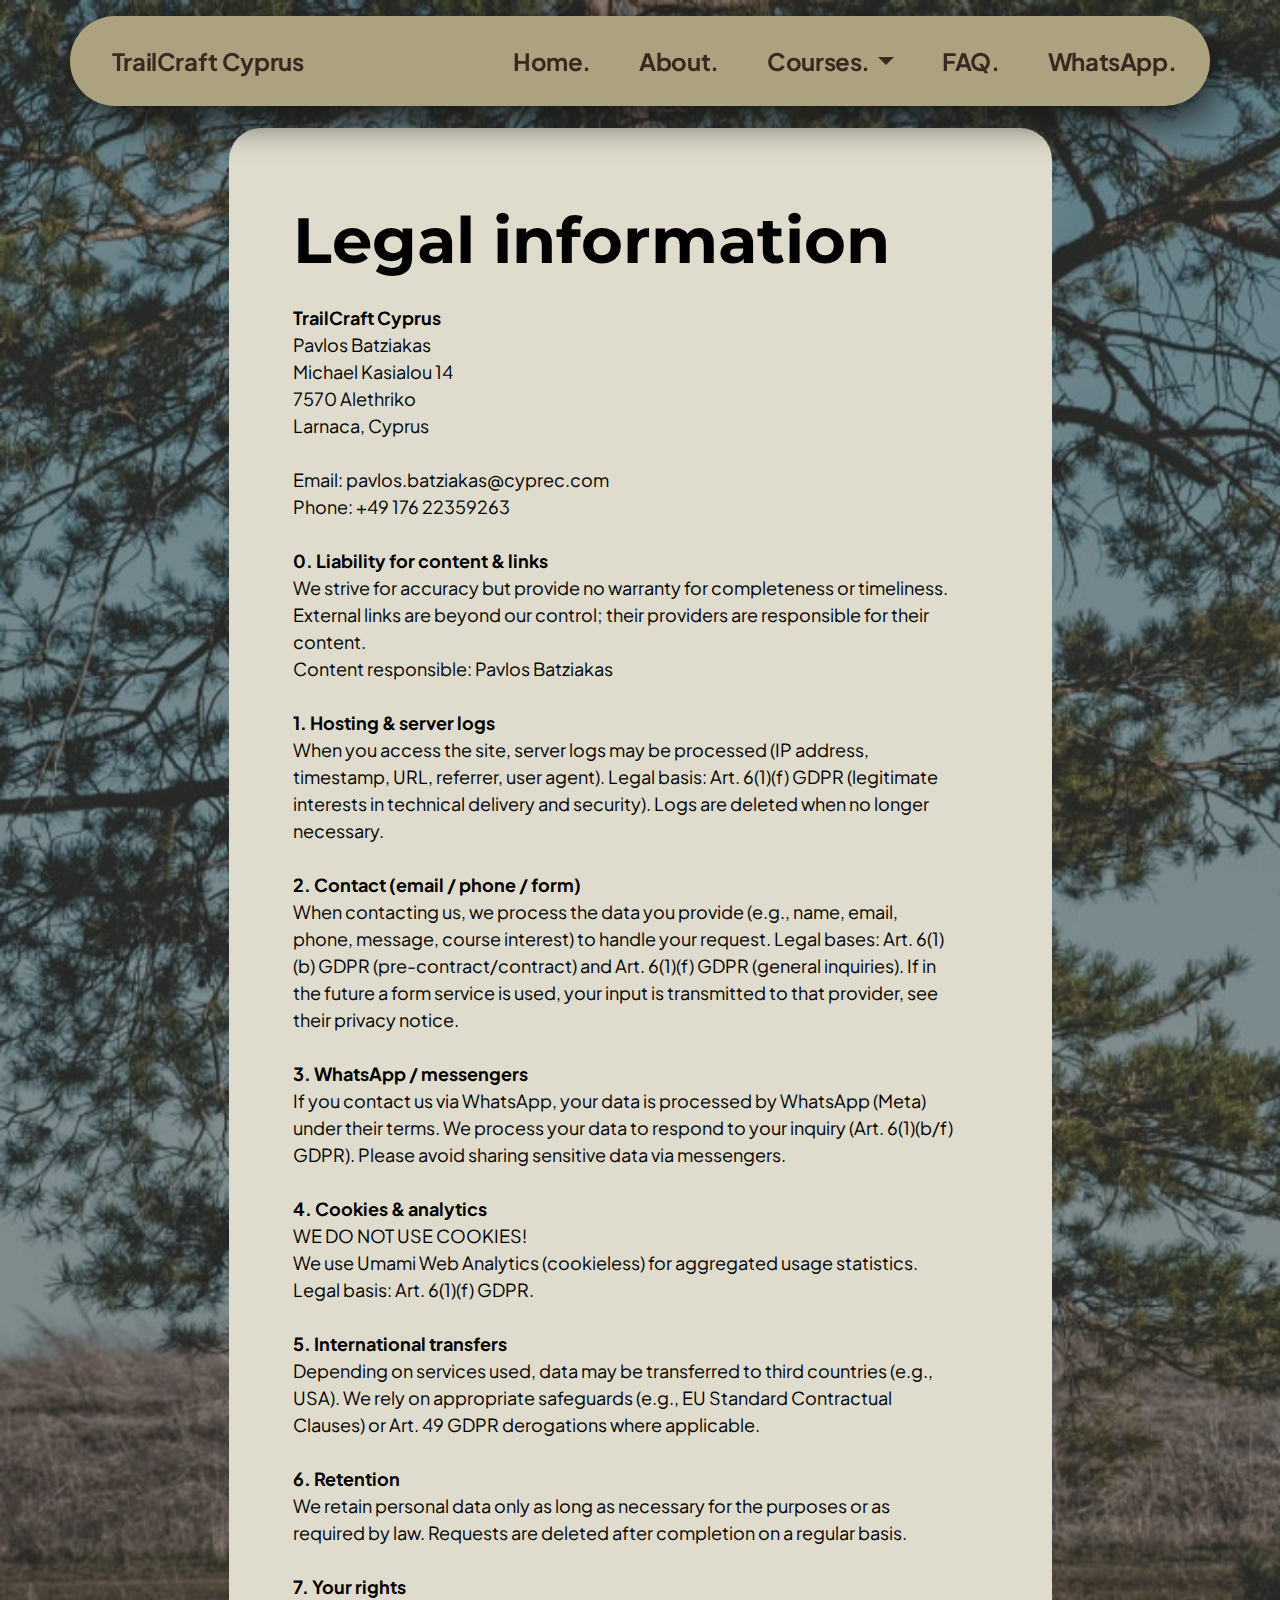
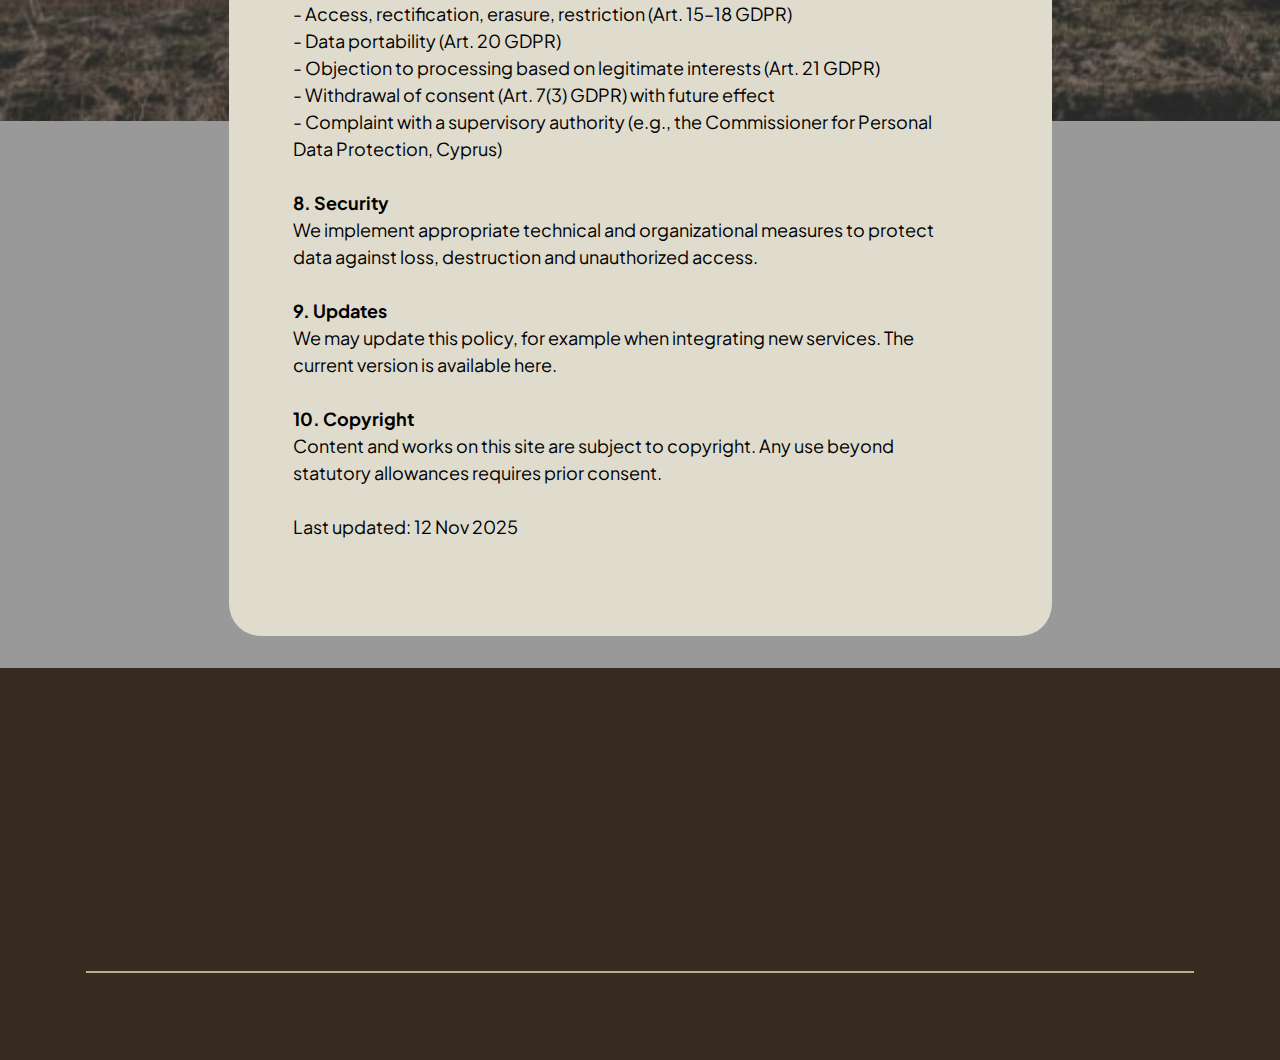
<file: Export_braun/legal.html>
<!DOCTYPE html>
<html  lang="en">
<head>
  
  <meta charset="UTF-8">
  <meta http-equiv="X-UA-Compatible" content="IE=edge">
  
  <meta name="twitter:card" content="summary_large_image"/>
  <meta name="twitter:image:src" content="assets/images/legal-meta.png">
  <meta property="og:image" content="assets/images/legal-meta.png">
  <meta name="twitter:title" content="TrailCraft Cyprus - Legal & Privacy policy.">
  <meta name="viewport" content="width=device-width, initial-scale=1, minimum-scale=1">
  <link rel="shortcut icon" href="assets/images/logo333x333-128x128-1.png" type="image/x-icon">
  <meta name="description" content="Privacy policy">
  
  
  <title>TrailCraft Cyprus - Legal & Privacy policy.</title>
  <link rel="stylesheet" href="assets/web/assets/mobirise-icons2/mobirise2.css">
  <link rel="stylesheet" href="assets/bootstrap/css/bootstrap.min.css">
  <link rel="stylesheet" href="assets/parallax/jarallax.css">
  <link rel="stylesheet" href="assets/animatecss/animate.css">
  <link rel="stylesheet" href="assets/popup-overlay-plugin/style.css">
  <link rel="stylesheet" href="assets/smart-cart/minicart-theme.css">
  <link rel="stylesheet" href="assets/dropdown/css/style.css">
  <link rel="stylesheet" href="assets/socicon/css/styles.css">
  <link rel="stylesheet" href="assets/theme/css/style.css">
  <link rel="preload" href="https://fonts.googleapis.com/css?family=Montserrat:100,200,300,400,500,600,700,800,900,100i,200i,300i,400i,500i,600i,700i,800i,900i&display=swap" as="style" onload="this.onload=null;this.rel='stylesheet'">
  <noscript><link rel="stylesheet" href="https://fonts.googleapis.com/css?family=Montserrat:100,200,300,400,500,600,700,800,900,100i,200i,300i,400i,500i,600i,700i,800i,900i&display=swap"></noscript>
  <link rel="preload" href="https://fonts.googleapis.com/css?family=Plus+Jakarta+Sans:200,300,400,500,600,700,800,200i,300i,400i,500i,600i,700i,800i&display=swap" as="style" onload="this.onload=null;this.rel='stylesheet'">
  <noscript><link rel="stylesheet" href="https://fonts.googleapis.com/css?family=Plus+Jakarta+Sans:200,300,400,500,600,700,800,200i,300i,400i,500i,600i,700i,800i&display=swap"></noscript>
  <link rel="preload" as="style" href="assets/mobirise/css/mbr-additional.css?v=OV7vCQ"><link rel="stylesheet" href="assets/mobirise/css/mbr-additional.css?v=OV7vCQ" type="text/css">

  
  
  
</head>
<body>
<script>var smartCartDefSettings = {"shopcart_top_offset":150,"side_offset":20,"site_width":1150,"shopcart_icon_color":"#ffffff","shopcart_back_color":"#14142b","shopcart_icon_size":50,"sc_count_color":"#14142b","sc_count_back_color":"#fedb01","sc_count_size":16,"buy_now":"Buy now","cart_title":"Your Cart","popup_button":"Add to Cart"};
                                </script>
  
  <section data-bs-version="5.1" class="menu menu1 animatem5 cid-v2t97Smh1y" once="menu" id="menu01-3t">
	

	<nav class="navbar navbar-dropdown navbar-fixed-top navbar-expand-lg">
		<div class="container">
			<div class="navbar-brand">
				
				<span class="navbar-caption-wrap"><a class="navbar-caption text-primary display-7" href="index.html">TrailCraft Cyprus</a></span>
			</div>
			<button class="navbar-toggler" type="button" data-toggle="collapse" data-bs-toggle="collapse" data-target="#navbarSupportedContent" data-bs-target="#navbarSupportedContent" aria-controls="navbarNavAltMarkup" aria-expanded="false" aria-label="Toggle navigation">
				<div class="hamburger">
					<span></span>
					<span></span>
					<span></span>
					<span></span>
				</div>
			</button>
			<div class="collapse navbar-collapse" id="navbarSupportedContent">
				<ul class="navbar-nav nav-dropdown nav-right" data-app-modern-menu="true"><li class="nav-item">
						<a class="nav-link link text-primary display-7" href="index.html">Home.</a>
					</li>
					<li class="nav-item">
						<a class="nav-link link text-primary display-7" href="about.html" aria-expanded="false">About.</a>
					</li>
					<li class="nav-item dropdown"><a class="nav-link link text-primary dropdown-toggle show display-7" href="courses.html" data-toggle="dropdown-submenu" data-bs-toggle="dropdown" data-bs-auto-close="outside" aria-expanded="false">Courses.</a><div class="dropdown-menu show" aria-labelledby="dropdown-394" data-bs-popper="none"><a class="text-primary dropdown-item display-7" href="courses.html"><strong>Courses overview.</strong></a><a class="text-primary dropdown-item display-7" href="b2b.html"><strong>Corporate events.</strong></a><a class="text-primary dropdown-item display-7" href="B2C.html"><strong>Private courses.</strong></a></div></li><li class="nav-item">
						<a class="nav-link link text-primary display-7" href="about.html#list01-1j">FAQ.</a>
					</li>
					<li class="nav-item">
						<a class="nav-link link text-primary display-7" href="https://wa.me/4917622359263">WhatsApp.</a>
					</li></ul>
				
				
			</div>
		</div>
	</nav>
</section>

<section data-bs-version="5.1" class="article07 cid-v2ta4Tu6fn mbr-parallax-background" id="article07-43">
  

  
  <div class="mbr-overlay" style="opacity: 0.5; background-color: rgb(50, 52, 50);"></div>
  <div class="container">
    <div class="row justify-content-center">
      <div class="card col-md-12 col-lg-9">
        <div class="card-wrapper">
          <h1 class="card-title mbr-fonts-style mbr-white mt-3 mb-4 display-1"><strong>Legal information</strong></h1>
          <div class="row card-box align-left">
            <div class="item features-without-image col-12">
              <div class="item-wrapper">
                
                <p class="mbr-text mbr-fonts-style display-4"><strong>TrailCraft Cyprus</strong><strong><br></strong>Pavlos Batziakas<br>Michael Kasialou 14<br>7570 Alethriko<br>Larnaca, Cyprus<br>
<br>  Email: pavlos.batziakas@cyprec.com
<br>  Phone: +49 176 22359263<br><br><strong>0. Liability for content &amp; links</strong><br>We strive for accuracy but provide no warranty for completeness or timeliness. External links are beyond our control; their providers are responsible for their content.<strong><br></strong>Content responsible: Pavlos Batziakas<br><br><strong>1. Hosting &amp; server logs<br></strong>When you access the site, server logs may be processed (IP address, timestamp, URL, referrer, user agent). Legal basis: Art. 6(1)(f) GDPR (legitimate interests in technical delivery and security). Logs are deleted when no longer necessary.<br><br><strong>2. Contact (email / phone / form)</strong><br>When contacting us, we process the data you provide (e.g., name, email, phone, message, course interest) to handle your request. Legal bases: Art. 6(1)(b) GDPR (pre-contract/contract) and Art. 6(1)(f) GDPR (general inquiries). If in the future a form service is used, your input is transmitted to that provider, see their privacy notice.<br><strong><br>3. WhatsApp / messengers<br></strong>If you contact us via WhatsApp, your data is processed by WhatsApp (Meta) under their terms. We process your data to respond to your inquiry (Art. 6(1)(b/f) GDPR). Please avoid sharing sensitive data via messengers.<br><br><strong>4. Cookies &amp; analytics<br></strong>WE DO NOT USE COOKIES!<br>We use Umami Web Analytics (cookieless) for aggregated usage statistics. Legal basis: Art. 6(1)(f) GDPR.<br><br><strong>5. International transfers<br></strong>Depending on services used, data may be transferred to third countries (e.g., USA). We rely on appropriate safeguards (e.g., EU Standard Contractual Clauses) or Art. 49 GDPR derogations where applicable.<br><br><strong>6. Retention<br></strong>We retain personal data only as long as necessary for the purposes or as required by law. Requests are deleted after completion on a regular basis.<br><br><strong>7. Your rights<br></strong>-&nbsp;Access, rectification, erasure, restriction (Art. 15–18 GDPR)<br>-&nbsp;Data portability (Art. 20 GDPR)<br>-&nbsp;Objection to processing based on legitimate interests (Art. 21 GDPR)<br>-&nbsp;Withdrawal of consent (Art. 7(3) GDPR) with future effect<br>-&nbsp;Complaint with a supervisory authority (e.g., the Commissioner for Personal Data Protection, Cyprus)<br><br><strong>8. Security</strong><br>We implement appropriate technical and organizational measures to protect data against loss, destruction and unauthorized access.<br><br><strong>9. Updates<br></strong>We may update this policy, for example when integrating new services. The current version is available here.<br><br><strong>10. Copyright</strong><br>Content and works on this site are subject to copyright. Any use beyond statutory allowances requires prior consent.<br><br>Last updated: 12 Nov 2025<br></p>
              </div>
            </div><div class="item features-without-image col-12">
              <div class="item-wrapper">
                
                <p class="mbr-text mbr-fonts-style display-4"></p>
              </div>
            </div>
            
            
            
          </div>
          
        </div>
      </div>
    </div>
  </div>
</section>

<section data-bs-version="5.1" class="footer01 divem5 cid-v2t97VWWuN" once="footers" id="footer01-41">
    

    
    

    <div class="container">
        <div class="row">
            <div class="col-12 col-lg-4 card">
                <div class="title-wrapper">
                    <h2 class="mbr-section-title mbr-fonts-style display-2">
                        <strong>Follow me.</strong></h2>
                    
                    <div class="social-wrapper">
                        <div class="soc-wrap">
                            <div class="soc-item">
                                <a href="https://www.facebook.com/LeonidasTyron">
                                    <span class="mbr-iconfont socicon-facebook socicon"></span>
                                </a>
                            </div>
                            <div class="soc-item">
                                <a href="mailto:pavlos.batziakas@cyprec.com">
                                    <span class="mbr-iconfont socicon-mail socicon"></span>
                                </a>
                            </div>
                            <div class="soc-item">
                                <a href="https://wa.me/4917622359263">
                                    <span class="mbr-iconfont socicon-whatsapp socicon"></span>
                                </a>
                            </div>
                            
                        </div>
                    </div>
                </div>
            </div>
            
            <div class="col-12">
                <div class="copy-wrapper">
                    
                    <p class="mbr-copy mbr-fonts-style display-4"><a href="legal.html" class="text-info">Legal &amp; privacy notice.</a> © Copyright TrailCraft Cyprus. Designed by <a href="https://zukunftsberatung.xyz" class="text-success" target="_blank">zukunftsberatung.xyz</a></p>
                </div>
            </div>
        </div>
    </div>
</section>


<script src="assets/bootstrap/js/bootstrap.bundle.min.js"></script>
  <script src="assets/parallax/jarallax.js"></script>
  <script src="assets/smoothscroll/smooth-scroll.js"></script>
  <script src="assets/ytplayer/index.js"></script>
  <script src="assets/smart-cart/minicart.js"></script>
  <script src="assets/smart-cart/minicart-customizer.js"></script>
  <script src="assets/dropdown/js/navbar-dropdown.js"></script>
  <script src="assets/theme/js/script.js"></script>
  
  
  
 <div id="scrollToTop" class="scrollToTop mbr-arrow-up"><a style="text-align: center;"><i class="mbr-arrow-up-icon mbr-arrow-up-icon-cm cm-icon cm-icon-smallarrow-up"></i></a></div>
    <input name="animation" type="hidden">
  <script>"use strict";if("loading"in HTMLImageElement.prototype){document.querySelectorAll('img[loading="lazy"]').forEach(e=>{e.src=e.dataset.src;if(e.getAttribute("style")){e.setAttribute("data-temp-style",e.getAttribute("style"))};if(e.getAttribute("data-aspectratio")){e.style.paddingTop=100*e.getAttribute("data-aspectratio")+"%";e.style.height=0;}e.onload=function(){if(e.getAttribute("data-temp-style")){e.setAttribute("style", e.getAttribute("data-temp-style"))}else{e.removeAttribute("style")};e.removeAttribute("data-temp-style")}})}else{const e=document.createElement("script");e.src="https://cdnjs.cloudflare.com/ajax/libs/lazysizes/5.1.2/lazysizes.min.js";document.body.appendChild(e)}</script>
</body>
</html>
</file>
<file: Export/assets/web/assets/mobirise-icons2/mobirise2.css>
@font-face {
  font-family: 'Moririse2';
  font-display: swap;
  src:  url('mobirise2.eot?f2bix4');
  src:  url('mobirise2.eot?f2bix4#iefix') format('embedded-opentype'),
    url('mobirise2.ttf?f2bix4') format('truetype'),
    url('mobirise2.woff?f2bix4') format('woff'),
    url('mobirise2.svg?f2bix4#mobirise2') format('svg');
  font-weight: normal;
  font-style: normal;
}

[class^="mobi-"], [class*=" mobi-"] {
  /* use !important to prevent issues with browser extensions that change fonts */
  font-family: 'Moririse2' !important;
  speak: none;
  font-style: normal;
  font-weight: normal;
  font-variant: normal;
  text-transform: none;
  line-height: 1;

  /* Better Font Rendering =========== */
  -webkit-font-smoothing: antialiased;
  -moz-osx-font-smoothing: grayscale;
}

.mobi-mbri-add-submenu:before {
  content: "\e900";
}
.mobi-mbri-alert:before {
  content: "\e901";
}
.mobi-mbri-align-center:before {
  content: "\e902";
}
.mobi-mbri-align-justify:before {
  content: "\e903";
}
.mobi-mbri-align-left:before {
  content: "\e904";
}
.mobi-mbri-align-right:before {
  content: "\e905";
}
.mobi-mbri-android:before {
  content: "\e906";
}
.mobi-mbri-apple:before {
  content: "\e907";
}
.mobi-mbri-arrow-down:before {
  content: "\e908";
}
.mobi-mbri-arrow-next:before {
  content: "\e909";
}
.mobi-mbri-arrow-prev:before {
  content: "\e90a";
}
.mobi-mbri-arrow-up:before {
  content: "\e90b";
}
.mobi-mbri-bold:before {
  content: "\e90c";
}
.mobi-mbri-bookmark:before {
  content: "\e90d";
}
.mobi-mbri-bootstrap:before {
  content: "\e90e";
}
.mobi-mbri-briefcase:before {
  content: "\e90f";
}
.mobi-mbri-browse:before {
  content: "\e910";
}
.mobi-mbri-bulleted-list:before {
  content: "\e911";
}
.mobi-mbri-calendar:before {
  content: "\e912";
}
.mobi-mbri-camera:before {
  content: "\e913";
}
.mobi-mbri-cart-add:before {
  content: "\e914";
}
.mobi-mbri-cart-full:before {
  content: "\e915";
}
.mobi-mbri-cash:before {
  content: "\e916";
}
.mobi-mbri-change-style:before {
  content: "\e917";
}
.mobi-mbri-chat:before {
  content: "\e918";
}
.mobi-mbri-clock:before {
  content: "\e919";
}
.mobi-mbri-close:before {
  content: "\e91a";
}
.mobi-mbri-cloud:before {
  content: "\e91b";
}
.mobi-mbri-code:before {
  content: "\e91c";
}
.mobi-mbri-contact-form:before {
  content: "\e91d";
}
.mobi-mbri-credit-card:before {
  content: "\e91e";
}
.mobi-mbri-cursor-click:before {
  content: "\e91f";
}
.mobi-mbri-cust-feedback:before {
  content: "\e920";
}
.mobi-mbri-database:before {
  content: "\e921";
}
.mobi-mbri-delivery:before {
  content: "\e922";
}
.mobi-mbri-desktop:before {
  content: "\e923";
}
.mobi-mbri-devices:before {
  content: "\e924";
}
.mobi-mbri-down:before {
  content: "\e925";
}
.mobi-mbri-download-2:before {
  content: "\e926";
}
.mobi-mbri-download:before {
  content: "\e927";
}
.mobi-mbri-drag-n-drop-2:before {
  content: "\e928";
}
.mobi-mbri-drag-n-drop:before {
  content: "\e929";
}
.mobi-mbri-edit-2:before {
  content: "\e92a";
}
.mobi-mbri-edit:before {
  content: "\e92b";
}
.mobi-mbri-error:before {
  content: "\e92c";
}
.mobi-mbri-extension:before {
  content: "\e92d";
}
.mobi-mbri-features:before {
  content: "\e92e";
}
.mobi-mbri-file:before {
  content: "\e92f";
}
.mobi-mbri-flag:before {
  content: "\e930";
}
.mobi-mbri-folder:before {
  content: "\e931";
}
.mobi-mbri-gift:before {
  content: "\e932";
}
.mobi-mbri-github:before {
  content: "\e933";
}
.mobi-mbri-globe-2:before {
  content: "\e934";
}
.mobi-mbri-globe:before {
  content: "\e935";
}
.mobi-mbri-growing-chart:before {
  content: "\e936";
}
.mobi-mbri-hearth:before {
  content: "\e937";
}
.mobi-mbri-help:before {
  content: "\e938";
}
.mobi-mbri-home:before {
  content: "\e939";
}
.mobi-mbri-hot-cup:before {
  content: "\e93a";
}
.mobi-mbri-idea:before {
  content: "\e93b";
}
.mobi-mbri-image-gallery:before {
  content: "\e93c";
}
.mobi-mbri-image-slider:before {
  content: "\e93d";
}
.mobi-mbri-info:before {
  content: "\e93e";
}
.mobi-mbri-italic:before {
  content: "\e93f";
}
.mobi-mbri-key:before {
  content: "\e940";
}
.mobi-mbri-laptop:before {
  content: "\e941";
}
.mobi-mbri-layers:before {
  content: "\e942";
}
.mobi-mbri-left-right:before {
  content: "\e943";
}
.mobi-mbri-left:before {
  content: "\e944";
}
.mobi-mbri-letter:before {
  content: "\e945";
}
.mobi-mbri-like:before {
  content: "\e946";
}
.mobi-mbri-link:before {
  content: "\e947";
}
.mobi-mbri-lock:before {
  content: "\e948";
}
.mobi-mbri-login:before {
  content: "\e949";
}
.mobi-mbri-logout:before {
  content: "\e94a";
}
.mobi-mbri-magic-stick:before {
  content: "\e94b";
}
.mobi-mbri-map-pin:before {
  content: "\e94c";
}
.mobi-mbri-menu:before {
  content: "\e94d";
}
.mobi-mbri-mobile-2:before {
  content: "\e94e";
}
.mobi-mbri-mobile-horizontal:before {
  content: "\e94f";
}
.mobi-mbri-mobile:before {
  content: "\e950";
}
.mobi-mbri-mobirise:before {
  content: "\e951";
}
.mobi-mbri-more-horizontal:before {
  content: "\e952";
}
.mobi-mbri-more-vertical:before {
  content: "\e953";
}
.mobi-mbri-music:before {
  content: "\e954";
}
.mobi-mbri-new-file:before {
  content: "\e955";
}
.mobi-mbri-numbered-list:before {
  content: "\e956";
}
.mobi-mbri-opened-folder:before {
  content: "\e957";
}
.mobi-mbri-pages:before {
  content: "\e958";
}
.mobi-mbri-paper-plane:before {
  content: "\e959";
}
.mobi-mbri-paperclip:before {
  content: "\e95a";
}
.mobi-mbri-phone:before {
  content: "\e95b";
}
.mobi-mbri-photo:before {
  content: "\e95c";
}
.mobi-mbri-photos:before {
  content: "\e95d";
}
.mobi-mbri-pin:before {
  content: "\e95e";
}
.mobi-mbri-play:before {
  content: "\e95f";
}
.mobi-mbri-plus:before {
  content: "\e960";
}
.mobi-mbri-preview:before {
  content: "\e961";
}
.mobi-mbri-print:before {
  content: "\e962";
}
.mobi-mbri-protect:before {
  content: "\e963";
}
.mobi-mbri-question:before {
  content: "\e964";
}
.mobi-mbri-quote-left:before {
  content: "\e965";
}
.mobi-mbri-quote-right:before {
  content: "\e966";
}
.mobi-mbri-redo:before {
  content: "\e967";
}
.mobi-mbri-refresh:before {
  content: "\e968";
}
.mobi-mbri-responsive-2:before {
  content: "\e969";
}
.mobi-mbri-responsive:before {
  content: "\e96a";
}
.mobi-mbri-right:before {
  content: "\e96b";
}
.mobi-mbri-rocket:before {
  content: "\e96c";
}
.mobi-mbri-sad-face:before {
  content: "\e96d";
}
.mobi-mbri-sale:before {
  content: "\e96e";
}
.mobi-mbri-save:before {
  content: "\e96f";
}
.mobi-mbri-search:before {
  content: "\e970";
}
.mobi-mbri-setting-2:before {
  content: "\e971";
}
.mobi-mbri-setting-3:before {
  content: "\e972";
}
.mobi-mbri-setting:before {
  content: "\e973";
}
.mobi-mbri-share:before {
  content: "\e974";
}
.mobi-mbri-shopping-bag:before {
  content: "\e975";
}
.mobi-mbri-shopping-basket:before {
  content: "\e976";
}
.mobi-mbri-shopping-cart:before {
  content: "\e977";
}
.mobi-mbri-sites:before {
  content: "\e978";
}
.mobi-mbri-smile-face:before {
  content: "\e979";
}
.mobi-mbri-speed:before {
  content: "\e97a";
}
.mobi-mbri-star:before {
  content: "\e97b";
}
.mobi-mbri-success:before {
  content: "\e97c";
}
.mobi-mbri-sun:before {
  content: "\e97d";
}
.mobi-mbri-sun2:before {
  content: "\e97e";
}
.mobi-mbri-tablet-vertical:before {
  content: "\e97f";
}
.mobi-mbri-tablet:before {
  content: "\e980";
}
.mobi-mbri-target:before {
  content: "\e981";
}
.mobi-mbri-timer:before {
  content: "\e982";
}
.mobi-mbri-to-ftp:before {
  content: "\e983";
}
.mobi-mbri-to-local-drive:before {
  content: "\e984";
}
.mobi-mbri-touch-swipe:before {
  content: "\e985";
}
.mobi-mbri-touch:before {
  content: "\e986";
}
.mobi-mbri-trash:before {
  content: "\e987";
}
.mobi-mbri-underline:before {
  content: "\e988";
}
.mobi-mbri-undo:before {
  content: "\e989";
}
.mobi-mbri-unlink:before {
  content: "\e98a";
}
.mobi-mbri-unlock:before {
  content: "\e98b";
}
.mobi-mbri-up-down:before {
  content: "\e98c";
}
.mobi-mbri-up:before {
  content: "\e98d";
}
.mobi-mbri-update:before {
  content: "\e98e";
}
.mobi-mbri-upload-2:before {
  content: "\e98f";
}
.mobi-mbri-upload:before {
  content: "\e990";
}
.mobi-mbri-user-2:before {
  content: "\e991";
}
.mobi-mbri-user:before {
  content: "\e992";
}
.mobi-mbri-users:before {
  content: "\e993";
}
.mobi-mbri-video-play:before {
  content: "\e994";
}
.mobi-mbri-video:before {
  content: "\e995";
}
.mobi-mbri-watch:before {
  content: "\e996";
}
.mobi-mbri-website-theme-2:before {
  content: "\e997";
}
.mobi-mbri-website-theme:before {
  content: "\e998";
}
.mobi-mbri-wifi:before {
  content: "\e999";
}
.mobi-mbri-windows:before {
  content: "\e99a";
}
.mobi-mbri-zoom-in:before {
  content: "\e99b";
}
.mobi-mbri-zoom-out:before {
  content: "\e99c";
}
</file>
<file: Export/assets/parallax/jarallax.css>
.jarallax {
    position: relative;
    z-index: 0;
}
.jarallax > .jarallax-img {
    position: absolute;
    object-fit: cover;
    /* support for plugin https://github.com/bfred-it/object-fit-images */
    font-family: 'object-fit: cover;';
    top: 0;
    left: 0;
    width: 100%;
    height: 100%;
    z-index: -1;
}
</file>
<file: Export/assets/popup-overlay-plugin/style.css>
html.is-builder .modal-backdrop.show {
    display: none !important;
}
</file>
<file: Export/assets/smart-cart/minicart-theme.css>
#PPSmartCart {
    z-index: 4000;
}

#buy-now-window h6 {
    font-size: 1.5rem;
}

#PPSmartCart .minicart-subtotal {
    right: 10px;
    left: auto !important;
}

#PPSmartCart .btn-close {
    z-index: 10;
}

#smart-cart {
    position: fixed;
    z-index: 1040;
    display: flex;
    font-size: 50px;
    padding: 12px;
    color: black;
    border-radius: 50%;
    background-color: rgba(250, 250, 250, 0.95);
}

#smart-cart svg {
    padding: 6px;
}

#smart-cart span#smart-cart-qty {
    font-style: normal;
    position: absolute;
    top: 2px;
    right: -5px;
    padding: 3px 7px;
    white-space: nowrap;
    color: #fff;
    border-radius: 10px;
    background-color: #05a;
}

#smart-cart span#smart-cart-qty:empty {
    display: none;
}

#giftcard-to-smartcart {
    border-radius: 50%;
    padding: 3px;
    position: fixed;
    z-index: 10000;
}

#smart-cart {
    cursor: pointer;
}

/*  */
#exampleModal {
    padding: 0 !important;
    height: 100%;
}

#exampleModal .item-cur {
    padding-right: 0.5rem;
}

#exampleModal .variants>*:not(:nth-last-child(1)) {
    margin-bottom: 1rem;
}

#exampleModal .old-price {
    text-decoration: line-through;
    color: #8d8d8d;
}

#exampleModal .modal-content {
    height: auto;
}

#exampleModal .modal-dialog {
    height: auto;
}

@media (max-width: 991px) {
    #exampleModal .modal-body {
        padding: 1rem;
    }

    #exampleModal .modal-dialog {
        max-width: 100%;
    }
}

@media (max-width:767px) {
    #exampleModal .btn {
        width: 100%;
    }
}

@media (min-width:992px) {
    #exampleModal .modal-body {
        padding: 2rem;
    }

    #exampleModal .modal-dialog {
        max-width: 800px;
    }
}

#exampleModal .close {
    cursor: pointer;
    width: 30px;
    height: 30px;
    position: absolute;
    top: 15px;
    right: 15px;
    font-size: 42px;
    font-weight: 400;
    line-height: 1;
    z-index: 1;
    outline: none;
    opacity: 0.3;
    transition: 0.2s;
}

#exampleModal .close:hover {
    opacity: 0.7;
}

#buy-now-window, #approve-window {
    justify-content: center;
    align-items: center;
    position: fixed;
    left: 0;
    top: 0;
    right: 0;
    bottom: 0;
}

#buy-now-window .modal-content,
#approve-window .modal-content {
    border-radius: 24px;
    background: #fff;
    padding: 16px 16px 11px;
    max-height: 580px;
    margin: 12px;
    overflow: auto;
}

#buy-now-window .btn-close {
    box-shadow: none !important;
}

#buy-now-window .smartcart-plus, #buy-now-window .smartcart-minus {
    cursor: pointer;
    display: flex;
    justify-content: center;
    align-items: center;
    width: 35px;
    height: 35px;
    border: 1px solid #ccc;
    transition: border linear 0.2s, box-shadow linear 0.2s;
    -webkit-transition: border linear 0.2s, box-shadow linear 0.2s;
    -moz-transition: border linear 0.2s, box-shadow linear 0.2s;
    user-select: none;
}

#buy-now-window .smartcart-plus {
    margin-left: -1px;
    border-top-right-radius: 50%;
    border-bottom-right-radius: 50%;
}

#buy-now-window .smartcart-minus {
    margin-right: -1px;
    border-top-left-radius: 50%;
    border-bottom-left-radius: 50%;
}

#buy-now-window .smartcart-quantity {
    z-index: 1;
    width: 35px;
    height: 35px;
    padding: 2px 4px;
    border: 1px solid #ccc;
    font-size: 1.25rem;
    text-align: right;
    transition: border linear 0.2s, box-shadow linear 0.2s;
    -webkit-transition: border linear 0.2s, box-shadow linear 0.2s;
    -moz-transition: border linear 0.2s, box-shadow linear 0.2s;
}

#buy-now-window .minicart-details-quantity {
    display: flex;
}

@media(max-width:767px) {
    #buy-now-window {
        max-width: 800px!important;
        margin:0!important;
    }

    #buy-now-window .modal-content {
        border-radius: 0px;
        background: #fff;
        padding: 0;
        max-height: 100%;
        margin: 0px;
        overflow: auto;
        width: 100% !important;
        height: 100% !important;
        display: flex;
        flex-direction: column;
        justify-content: space-between;
    }
}

@media(min-width:768px) {
    #buy-now-window {
        min-width: 590px!important;
    }
}

#buy-now-window input[type="number"] {
    -moz-appearance: textfield;
}

#buy-now-window input::-webkit-outer-spin-button,
#buy-now-window input::-webkit-inner-spin-button {
    /* display: none; <- Crashes Chrome on hover */
    -webkit-appearance: none;
    margin: 0; /* <-- Apparently some margin are still there even though it's hidden */
}
</file>
<file: Export/assets/dropdown/css/style.css>
.navbar-dropdown {
  left: 0;
  padding: 0;
  position: absolute;
  right: 0;
  top: 0;
  transition: all 0.45s ease;
  z-index: 1030;
  background: #282828; }
  .navbar-dropdown .navbar-logo {
    margin-right: 0.8rem;
    transition: margin 0.3s ease-in-out;
    vertical-align: middle; }
    .navbar-dropdown .navbar-logo img {
      height: 3.125rem;
      transition: all 0.3s ease-in-out; }
    .navbar-dropdown .navbar-logo.mbr-iconfont {
      font-size: 3.125rem;
      line-height: 3.125rem; }
  .navbar-dropdown .navbar-caption {
    font-weight: 700;
    white-space: normal;
    vertical-align: -4px;
    line-height: 3.125rem !important; }
    .navbar-dropdown .navbar-caption, .navbar-dropdown .navbar-caption:hover {
      color: inherit;
      text-decoration: none; }
  .navbar-dropdown .mbr-iconfont + .navbar-caption {
    vertical-align: -1px; }
  .navbar-dropdown.navbar-fixed-top {
    position: fixed; }
  .navbar-dropdown .navbar-brand span {
    vertical-align: -4px; }
  .navbar-dropdown.bg-color.transparent {
    background: none; }
  .navbar-dropdown.navbar-short .navbar-brand {
    padding: 0.625rem 0; }
    .navbar-dropdown.navbar-short .navbar-brand span {
      vertical-align: -1px; }
  .navbar-dropdown.navbar-short .navbar-caption {
    line-height: 2.375rem !important;
    vertical-align: -2px; }
  .navbar-dropdown.navbar-short .navbar-logo {
    margin-right: 0.5rem; }
    .navbar-dropdown.navbar-short .navbar-logo img {
      height: 2.375rem; }
    .navbar-dropdown.navbar-short .navbar-logo.mbr-iconfont {
      font-size: 2.375rem;
      line-height: 2.375rem; }
  .navbar-dropdown.navbar-short .mbr-table-cell {
    height: 3.625rem; }
  .navbar-dropdown .navbar-close {
    left: 0.6875rem;
    position: fixed;
    top: 0.75rem;
    z-index: 1000; }
  .navbar-dropdown .hamburger-icon {
    content: "";
    display: inline-block;
    vertical-align: middle;
    width: 16px;
    -webkit-box-shadow: 0 -6px 0 1px #282828,0 0 0 1px #282828,0 6px 0 1px #282828;
    -moz-box-shadow: 0 -6px 0 1px #282828,0 0 0 1px #282828,0 6px 0 1px #282828;
    box-shadow: 0 -6px 0 1px #282828,0 0 0 1px #282828,0 6px 0 1px #282828; }

.dropdown-menu .dropdown-toggle[data-toggle="dropdown-submenu"]::after {
  border-bottom: 0.35em solid transparent;
  border-left: 0.35em solid;
  border-right: 0;
  border-top: 0.35em solid transparent;
  margin-left: 0.3rem; }

.dropdown-menu .dropdown-item:focus {
  outline: 0; }

.nav-dropdown {
  font-size: 0.75rem;
  font-weight: 500;
  height: auto !important; }
  .nav-dropdown .nav-btn {
    padding-left: 1rem; }
  .nav-dropdown .link {
    margin: .667em 1.667em;
    font-weight: 500;
    padding: 0;
    transition: color .2s ease-in-out; }
    .nav-dropdown .link.dropdown-toggle {
      margin-right: 2.583em; }
      .nav-dropdown .link.dropdown-toggle::after {
        margin-left: .25rem;
        border-top: 0.35em solid;
        border-right: 0.35em solid transparent;
        border-left: 0.35em solid transparent;
        border-bottom: 0; }
      .nav-dropdown .link.dropdown-toggle[aria-expanded="true"] {
        margin: 0;
        padding: 0.667em 3.263em  0.667em 1.667em; }
  .nav-dropdown .link::after,
  .nav-dropdown .dropdown-item::after {
    color: inherit; }
  .nav-dropdown .btn {
    font-size: 0.75rem;
    font-weight: 700;
    letter-spacing: 0;
    margin-bottom: 0;
    padding-left: 1.25rem;
    padding-right: 1.25rem; }
  .nav-dropdown .dropdown-menu {
    border-radius: 0;
    border: 0;
    left: 0;
    margin: 0;
    padding-bottom: 1.25rem;
    padding-top: 1.25rem;
    position: relative; }
  .nav-dropdown .dropdown-submenu {
    margin-left: 0.125rem;
    top: 0; }
  .nav-dropdown .dropdown-item {
    font-weight: 500;
    line-height: 2;
    padding: 0.3846em 4.615em 0.3846em 1.5385em;
    position: relative;
    transition: color .2s ease-in-out, background-color .2s ease-in-out; }
    .nav-dropdown .dropdown-item::after {
      margin-top: -0.3077em;
      position: absolute;
      right: 1.1538em;
      top: 50%; }
    .nav-dropdown .dropdown-item:focus, .nav-dropdown .dropdown-item:hover {
      background: none; }

@media (max-width: 767px) {
  .nav-dropdown.navbar-toggleable-sm {
    bottom: 0;
    display: none;
    left: 0;
    overflow-x: hidden;
    position: fixed;
    top: 0;
    transform: translateX(-100%);
    -ms-transform: translateX(-100%);
    -webkit-transform: translateX(-100%);
    width: 18.75rem;
    z-index: 999; } }
.nav-dropdown.navbar-toggleable-xl {
  bottom: 0;
  display: none;
  left: 0;
  overflow-x: hidden;
  position: fixed;
  top: 0;
  transform: translateX(-100%);
  -ms-transform: translateX(-100%);
  -webkit-transform: translateX(-100%);
  width: 18.75rem;
  z-index: 999; }

.nav-dropdown-sm {
  display: block !important;
  overflow-x: hidden;
  overflow: auto;
  padding-top: 3.875rem; }
  .nav-dropdown-sm::after {
    content: "";
    display: block;
    height: 3rem;
    width: 100%; }
  .nav-dropdown-sm.collapse.in ~ .navbar-close {
    display: block !important; }
  .nav-dropdown-sm.collapsing, .nav-dropdown-sm.collapse.in {
    transform: translateX(0);
    -ms-transform: translateX(0);
    -webkit-transform: translateX(0);
    transition: all 0.25s ease-out;
    -webkit-transition: all 0.25s ease-out;
    background: #282828; }
  .nav-dropdown-sm.collapsing[aria-expanded="false"] {
    transform: translateX(-100%);
    -ms-transform: translateX(-100%);
    -webkit-transform: translateX(-100%); }
  .nav-dropdown-sm .nav-item {
    display: block;
    margin-left: 0 !important;
    padding-left: 0; }
  .nav-dropdown-sm .link,
  .nav-dropdown-sm .dropdown-item {
    border-top: 1px dotted rgba(255, 255, 255, 0.1);
    font-size: 0.8125rem;
    line-height: 1.6;
    margin: 0 !important;
    padding: 0.875rem 2.4rem 0.875rem 1.5625rem !important;
    position: relative;
    white-space: normal; }
    .nav-dropdown-sm .link:focus, .nav-dropdown-sm .link:hover,
    .nav-dropdown-sm .dropdown-item:focus,
    .nav-dropdown-sm .dropdown-item:hover {
      background: rgba(0, 0, 0, 0.2) !important;
      color: #c0a375; }
  .nav-dropdown-sm .nav-btn {
    position: relative;
    padding: 1.5625rem 1.5625rem 0 1.5625rem; }
    .nav-dropdown-sm .nav-btn::before {
      border-top: 1px dotted rgba(255, 255, 255, 0.1);
      content: "";
      left: 0;
      position: absolute;
      top: 0;
      width: 100%; }
    .nav-dropdown-sm .nav-btn + .nav-btn {
      padding-top: 0.625rem; }
      .nav-dropdown-sm .nav-btn + .nav-btn::before {
        display: none; }
  .nav-dropdown-sm .btn {
    padding: 0.625rem 0; }
  .nav-dropdown-sm .dropdown-toggle[data-toggle="dropdown-submenu"]::after {
    margin-left: .25rem;
    border-top: 0.35em solid;
    border-right: 0.35em solid transparent;
    border-left: 0.35em solid transparent;
    border-bottom: 0; }
  .nav-dropdown-sm .dropdown-toggle[data-toggle="dropdown-submenu"][aria-expanded="true"]::after {
    border-top: 0;
    border-right: 0.35em solid transparent;
    border-left: 0.35em solid transparent;
    border-bottom: 0.35em solid; }
  .nav-dropdown-sm .dropdown-menu {
    margin: 0;
    padding: 0;
    position: relative;
    top: 0;
    left: 0;
    width: 100%;
    border: 0;
    float: none;
    border-radius: 0;
    background: none; }
  .nav-dropdown-sm .dropdown-submenu {
    left: 100%;
    margin-left: 0.125rem;
    margin-top: -1.25rem;
    top: 0; }

.navbar-toggleable-sm .nav-dropdown .dropdown-menu {
  position: absolute; }

.navbar-toggleable-sm .nav-dropdown .dropdown-submenu {
  left: 100%;
  margin-left: 0.125rem;
  margin-top: -1.25rem;
  top: 0; }

.navbar-toggleable-sm.opened .nav-dropdown .dropdown-menu {
  position: relative; }

.navbar-toggleable-sm.opened .nav-dropdown .dropdown-submenu {
  left: 0;
  margin-left: 00rem;
  margin-top: 0rem;
  top: 0; }

.is-builder .nav-dropdown.collapsing {
  transition: none !important; }
</file>
<file: Export/assets/socicon/css/styles.css>
@charset "UTF-8";

@font-face {
  font-family: 'Socicon';
  src:  url('../fonts/socicon.eot');
  src:  url('../fonts/socicon.eot?#iefix') format('embedded-opentype'),
    url('../fonts/socicon.woff2') format('woff2'),
    url('../fonts/socicon.ttf') format('truetype'),
    url('../fonts/socicon.woff') format('woff'),
    url('../fonts/socicon.svg#socicon') format('svg');
  font-weight: normal;
  font-style: normal;
  font-display: swap;
}

[data-icon]:before {
  font-family: "socicon" !important;
  content: attr(data-icon);
  font-style: normal !important;
  font-weight: normal !important;
  font-variant: normal !important;
  text-transform: none !important;
  speak: none;
  line-height: 1;
  -webkit-font-smoothing: antialiased;
  -moz-osx-font-smoothing: grayscale;
}

[class^="socicon-"], [class*=" socicon-"] {
  /* use !important to prevent issues with browser extensions that change fonts */
  font-family: 'Socicon' !important;
  speak: none;
  font-style: normal;
  font-weight: normal;
  font-variant: normal;
  text-transform: none;
  line-height: 1;

  /* Better Font Rendering =========== */
  -webkit-font-smoothing: antialiased;
  -moz-osx-font-smoothing: grayscale;
}

.socicon-500px:before {
  content: "\e000";
}
.socicon-8tracks:before {
  content: "\e001";
}
.socicon-airbnb:before {
  content: "\e002";
}
.socicon-alliance:before {
  content: "\e003";
}
.socicon-amazon:before {
  content: "\e004";
}
.socicon-amplement:before {
  content: "\e005";
}
.socicon-android:before {
  content: "\e006";
}
.socicon-angellist:before {
  content: "\e007";
}
.socicon-apple:before {
  content: "\e008";
}
.socicon-appnet:before {
  content: "\e009";
}
.socicon-baidu:before {
  content: "\e00a";
}
.socicon-bandcamp:before {
  content: "\e00b";
}
.socicon-battlenet:before {
  content: "\e00c";
}
.socicon-mixer:before {
  content: "\e00d";
}
.socicon-bebee:before {
  content: "\e00e";
}
.socicon-bebo:before {
  content: "\e00f";
}
.socicon-behance:before {
  content: "\e010";
}
.socicon-blizzard:before {
  content: "\e011";
}
.socicon-blogger:before {
  content: "\e012";
}
.socicon-buffer:before {
  content: "\e013";
}
.socicon-chrome:before {
  content: "\e014";
}
.socicon-coderwall:before {
  content: "\e015";
}
.socicon-curse:before {
  content: "\e016";
}
.socicon-dailymotion:before {
  content: "\e017";
}
.socicon-deezer:before {
  content: "\e018";
}
.socicon-delicious:before {
  content: "\e019";
}
.socicon-deviantart:before {
  content: "\e01a";
}
.socicon-diablo:before {
  content: "\e01b";
}
.socicon-digg:before {
  content: "\e01c";
}
.socicon-discord:before {
  content: "\e01d";
}
.socicon-disqus:before {
  content: "\e01e";
}
.socicon-douban:before {
  content: "\e01f";
}
.socicon-draugiem:before {
  content: "\e020";
}
.socicon-dribbble:before {
  content: "\e021";
}
.socicon-drupal:before {
  content: "\e022";
}
.socicon-ebay:before {
  content: "\e023";
}
.socicon-ello:before {
  content: "\e024";
}
.socicon-endomodo:before {
  content: "\e025";
}
.socicon-envato:before {
  content: "\e026";
}
.socicon-etsy:before {
  content: "\e027";
}
.socicon-facebook:before {
  content: "\e028";
}
.socicon-feedburner:before {
  content: "\e029";
}
.socicon-filmweb:before {
  content: "\e02a";
}
.socicon-firefox:before {
  content: "\e02b";
}
.socicon-flattr:before {
  content: "\e02c";
}
.socicon-flickr:before {
  content: "\e02d";
}
.socicon-formulr:before {
  content: "\e02e";
}
.socicon-forrst:before {
  content: "\e02f";
}
.socicon-foursquare:before {
  content: "\e030";
}
.socicon-friendfeed:before {
  content: "\e031";
}
.socicon-github:before {
  content: "\e032";
}
.socicon-goodreads:before {
  content: "\e033";
}
.socicon-google:before {
  content: "\e034";
}
.socicon-googlescholar:before {
  content: "\e035";
}
.socicon-googlegroups:before {
  content: "\e036";
}
.socicon-googlephotos:before {
  content: "\e037";
}
.socicon-googleplus:before {
  content: "\e038";
}
.socicon-grooveshark:before {
  content: "\e039";
}
.socicon-hackerrank:before {
  content: "\e03a";
}
.socicon-hearthstone:before {
  content: "\e03b";
}
.socicon-hellocoton:before {
  content: "\e03c";
}
.socicon-heroes:before {
  content: "\e03d";
}
.socicon-smashcast:before {
  content: "\e03e";
}
.socicon-horde:before {
  content: "\e03f";
}
.socicon-houzz:before {
  content: "\e040";
}
.socicon-icq:before {
  content: "\e041";
}
.socicon-identica:before {
  content: "\e042";
}
.socicon-imdb:before {
  content: "\e043";
}
.socicon-instagram:before {
  content: "\e044";
}
.socicon-issuu:before {
  content: "\e045";
}
.socicon-istock:before {
  content: "\e046";
}
.socicon-itunes:before {
  content: "\e047";
}
.socicon-keybase:before {
  content: "\e048";
}
.socicon-lanyrd:before {
  content: "\e049";
}
.socicon-lastfm:before {
  content: "\e04a";
}
.socicon-line:before {
  content: "\e04b";
}
.socicon-linkedin:before {
  content: "\e04c";
}
.socicon-livejournal:before {
  content: "\e04d";
}
.socicon-lyft:before {
  content: "\e04e";
}
.socicon-macos:before {
  content: "\e04f";
}
.socicon-mail:before {
  content: "\e050";
}
.socicon-medium:before {
  content: "\e051";
}
.socicon-meetup:before {
  content: "\e052";
}
.socicon-mixcloud:before {
  content: "\e053";
}
.socicon-modelmayhem:before {
  content: "\e054";
}
.socicon-mumble:before {
  content: "\e055";
}
.socicon-myspace:before {
  content: "\e056";
}
.socicon-newsvine:before {
  content: "\e057";
}
.socicon-nintendo:before {
  content: "\e058";
}
.socicon-npm:before {
  content: "\e059";
}
.socicon-odnoklassniki:before {
  content: "\e05a";
}
.socicon-openid:before {
  content: "\e05b";
}
.socicon-opera:before {
  content: "\e05c";
}
.socicon-outlook:before {
  content: "\e05d";
}
.socicon-overwatch:before {
  content: "\e05e";
}
.socicon-patreon:before {
  content: "\e05f";
}
.socicon-paypal:before {
  content: "\e060";
}
.socicon-periscope:before {
  content: "\e061";
}
.socicon-persona:before {
  content: "\e062";
}
.socicon-pinterest:before {
  content: "\e063";
}
.socicon-play:before {
  content: "\e064";
}
.socicon-player:before {
  content: "\e065";
}
.socicon-playstation:before {
  content: "\e066";
}
.socicon-pocket:before {
  content: "\e067";
}
.socicon-qq:before {
  content: "\e068";
}
.socicon-quora:before {
  content: "\e069";
}
.socicon-raidcall:before {
  content: "\e06a";
}
.socicon-ravelry:before {
  content: "\e06b";
}
.socicon-reddit:before {
  content: "\e06c";
}
.socicon-renren:before {
  content: "\e06d";
}
.socicon-researchgate:before {
  content: "\e06e";
}
.socicon-residentadvisor:before {
  content: "\e06f";
}
.socicon-reverbnation:before {
  content: "\e070";
}
.socicon-rss:before {
  content: "\e071";
}
.socicon-sharethis:before {
  content: "\e072";
}
.socicon-skype:before {
  content: "\e073";
}
.socicon-slideshare:before {
  content: "\e074";
}
.socicon-smugmug:before {
  content: "\e075";
}
.socicon-snapchat:before {
  content: "\e076";
}
.socicon-songkick:before {
  content: "\e077";
}
.socicon-soundcloud:before {
  content: "\e078";
}
.socicon-spotify:before {
  content: "\e079";
}
.socicon-stackexchange:before {
  content: "\e07a";
}
.socicon-stackoverflow:before {
  content: "\e07b";
}
.socicon-starcraft:before {
  content: "\e07c";
}
.socicon-stayfriends:before {
  content: "\e07d";
}
.socicon-steam:before {
  content: "\e07e";
}
.socicon-storehouse:before {
  content: "\e07f";
}
.socicon-strava:before {
  content: "\e080";
}
.socicon-streamjar:before {
  content: "\e081";
}
.socicon-stumbleupon:before {
  content: "\e082";
}
.socicon-swarm:before {
  content: "\e083";
}
.socicon-teamspeak:before {
  content: "\e084";
}
.socicon-teamviewer:before {
  content: "\e085";
}
.socicon-technorati:before {
  content: "\e086";
}
.socicon-telegram:before {
  content: "\e087";
}
.socicon-tripadvisor:before {
  content: "\e088";
}
.socicon-tripit:before {
  content: "\e089";
}
.socicon-triplej:before {
  content: "\e08a";
}
.socicon-tumblr:before {
  content: "\e08b";
}
.socicon-twitch:before {
  content: "\e08c";
}
.socicon-twitter:before {
  content: "\e08d";
}
.socicon-uber:before {
  content: "\e08e";
}
.socicon-ventrilo:before {
  content: "\e08f";
}
.socicon-viadeo:before {
  content: "\e090";
}
.socicon-viber:before {
  content: "\e091";
}
.socicon-viewbug:before {
  content: "\e092";
}
.socicon-vimeo:before {
  content: "\e093";
}
.socicon-vine:before {
  content: "\e094";
}
.socicon-vkontakte:before {
  content: "\e095";
}
.socicon-warcraft:before {
  content: "\e096";
}
.socicon-wechat:before {
  content: "\e097";
}
.socicon-weibo:before {
  content: "\e098";
}
.socicon-whatsapp:before {
  content: "\e099";
}
.socicon-wikipedia:before {
  content: "\e09a";
}
.socicon-windows:before {
  content: "\e09b";
}
.socicon-wordpress:before {
  content: "\e09c";
}
.socicon-wykop:before {
  content: "\e09d";
}
.socicon-xbox:before {
  content: "\e09e";
}
.socicon-xing:before {
  content: "\e09f";
}
.socicon-yahoo:before {
  content: "\e0a0";
}
.socicon-yammer:before {
  content: "\e0a1";
}
.socicon-yandex:before {
  content: "\e0a2";
}
.socicon-yelp:before {
  content: "\e0a3";
}
.socicon-younow:before {
  content: "\e0a4";
}
.socicon-youtube:before {
  content: "\e0a5";
}
.socicon-zapier:before {
  content: "\e0a6";
}
.socicon-zerply:before {
  content: "\e0a7";
}
.socicon-zomato:before {
  content: "\e0a8";
}
.socicon-zynga:before {
  content: "\e0a9";
}
.socicon-bluesky:before {
  content: "\e0aa";
}
.socicon-threads:before {
  content: "\e0ab";
}
.socicon-spreadshirt:before {
  content: "\e901";
}
.socicon-gamejolt:before {
  content: "\e902";
}
.socicon-trello:before {
  content: "\e903";
}
.socicon-tunein:before {
  content: "\e904";
}
.socicon-bloglovin:before {
  content: "\e905";
}
.socicon-gamewisp:before {
  content: "\e906";
}
.socicon-messenger:before {
  content: "\e907";
}
.socicon-pandora:before {
  content: "\e908";
}
.socicon-augment:before {
  content: "\e909";
}
.socicon-bitbucket:before {
  content: "\e90a";
}
.socicon-fyuse:before {
  content: "\e90b";
}
.socicon-yt-gaming:before {
  content: "\e90c";
}
.socicon-sketchfab:before {
  content: "\e90d";
}
.socicon-mobcrush:before {
  content: "\e90e";
}
.socicon-microsoft:before {
  content: "\e90f";
}
.socicon-realtor:before {
  content: "\e910";
}
.socicon-tidal:before {
  content: "\e911";
}
.socicon-qobuz:before {
  content: "\e912";
}
.socicon-natgeo:before {
  content: "\e913";
}
.socicon-mastodon:before {
  content: "\e914";
}
.socicon-unsplash:before {
  content: "\e915";
}
.socicon-homeadvisor:before {
  content: "\e916";
}
.socicon-angieslist:before {
  content: "\e917";
}
.socicon-codepen:before {
  content: "\e918";
}
.socicon-slack:before {
  content: "\e919";
}
.socicon-openaigym:before {
  content: "\e91a";
}
.socicon-logmein:before {
  content: "\e91b";
}
.socicon-fiverr:before {
  content: "\e91c";
}
.socicon-gotomeeting:before {
  content: "\e91d";
}
.socicon-aliexpress:before {
  content: "\e91e";
}
.socicon-guru:before {
  content: "\e91f";
}
.socicon-appstore:before {
  content: "\e920";
}
.socicon-homes:before {
  content: "\e921";
}
.socicon-zoom:before {
  content: "\e922";
}
.socicon-alibaba:before {
  content: "\e923";
}
.socicon-craigslist:before {
  content: "\e924";
}
.socicon-wix:before {
  content: "\e925";
}
.socicon-redfin:before {
  content: "\e926";
}
.socicon-googlecalendar:before {
  content: "\e927";
}
.socicon-shopify:before {
  content: "\e928";
}
.socicon-freelancer:before {
  content: "\e929";
}
.socicon-seedrs:before {
  content: "\e92a";
}
.socicon-bing:before {
  content: "\e92b";
}
.socicon-doodle:before {
  content: "\e92c";
}
.socicon-bonanza:before {
  content: "\e92d";
}
.socicon-squarespace:before {
  content: "\e92e";
}
.socicon-toptal:before {
  content: "\e92f";
}
.socicon-gust:before {
  content: "\e930";
}
.socicon-ask:before {
  content: "\e931";
}
.socicon-trulia:before {
  content: "\e932";
}
.socicon-loomly:before {
  content: "\e933";
}
.socicon-ghost:before {
  content: "\e934";
}
.socicon-upwork:before {
  content: "\e935";
}
.socicon-fundable:before {
  content: "\e936";
}
.socicon-booking:before {
  content: "\e937";
}
.socicon-googlemaps:before {
  content: "\e938";
}
.socicon-zillow:before {
  content: "\e939";
}
.socicon-niconico:before {
  content: "\e93a";
}
.socicon-toneden:before {
  content: "\e93b";
}
.socicon-crunchbase:before {
  content: "\e93c";
}
.socicon-homefy:before {
  content: "\e93d";
}
.socicon-calendly:before {
  content: "\e93e";
}
.socicon-livemaster:before {
  content: "\e93f";
}
.socicon-udemy:before {
  content: "\e940";
}
.socicon-codered:before {
  content: "\e941";
}
.socicon-origin:before {
  content: "\e942";
}
.socicon-nextdoor:before {
  content: "\e943";
}
.socicon-portfolio:before {
  content: "\e944";
}
.socicon-instructables:before {
  content: "\e945";
}
.socicon-gitlab:before {
  content: "\e946";
}
.socicon-hackernews:before {
  content: "\e947";
}
.socicon-smashwords:before {
  content: "\e948";
}
.socicon-kobo:before {
  content: "\e949";
}
.socicon-bookbub:before {
  content: "\e94a";
}
.socicon-mailru:before {
  content: "\e94b";
}
.socicon-moddb:before {
  content: "\e94c";
}
.socicon-indiedb:before {
  content: "\e94d";
}
.socicon-traxsource:before {
  content: "\e94e";
}
.socicon-gamefor:before {
  content: "\e94f";
}
.socicon-pixiv:before {
  content: "\e950";
}
.socicon-myanimelist:before {
  content: "\e951";
}
.socicon-blackberry:before {
  content: "\e952";
}
.socicon-wickr:before {
  content: "\e953";
}
.socicon-spip:before {
  content: "\e954";
}
.socicon-napster:before {
  content: "\e955";
}
.socicon-beatport:before {
  content: "\e956";
}
.socicon-hackerone:before {
  content: "\e957";
}
.socicon-internet:before {
  content: "\e958";
}
.socicon-ubuntu:before {
  content: "\e959";
}
.socicon-artstation:before {
  content: "\e95a";
}
.socicon-invision:before {
  content: "\e95b";
}
.socicon-torial:before {
  content: "\e95c";
}
.socicon-collectorz:before {
  content: "\e95d";
}
.socicon-seenthis:before {
  content: "\e95e";
}
.socicon-googleplaymusic:before {
  content: "\e95f";
}
.socicon-debian:before {
  content: "\e960";
}
.socicon-filmfreeway:before {
  content: "\e961";
}
.socicon-gnome:before {
  content: "\e962";
}
.socicon-itchio:before {
  content: "\e963";
}
.socicon-jamendo:before {
  content: "\e964";
}
.socicon-mix:before {
  content: "\e965";
}
.socicon-sharepoint:before {
  content: "\e966";
}
.socicon-tinder:before {
  content: "\e967";
}
.socicon-windguru:before {
  content: "\e968";
}
.socicon-cdbaby:before {
  content: "\e969";
}
.socicon-elementaryos:before {
  content: "\e96a";
}
.socicon-stage32:before {
  content: "\e96b";
}
.socicon-tiktok:before {
  content: "\e96c";
}
.socicon-gitter:before {
  content: "\e96d";
}
.socicon-letterboxd:before {
  content: "\e96e";
}
.socicon-threema:before {
  content: "\e96f";
}
.socicon-splice:before {
  content: "\e970";
}
.socicon-metapop:before {
  content: "\e971";
}
.socicon-naver:before {
  content: "\e972";
}
.socicon-remote:before {
  content: "\e973";
}
.socicon-flipboard:before {
  content: "\e974";
}
.socicon-googlehangouts:before {
  content: "\e975";
}
.socicon-dlive:before {
  content: "\e976";
}
.socicon-vsco:before {
  content: "\e977";
}
.socicon-stitcher:before {
  content: "\e978";
}
.socicon-avvo:before {
  content: "\e979";
}
.socicon-redbubble:before {
  content: "\e97a";
}
.socicon-society6:before {
  content: "\e97b";
}
.socicon-zazzle:before {
  content: "\e97c";
}
.socicon-eitaa:before {
  content: "\e97d";
}
.socicon-soroush:before {
  content: "\e97e";
}
.socicon-bale:before {
  content: "\e97f";
}
</file>
<file: Export/assets/theme/css/style.css>
@charset "UTF-8";
section {
  background-color: #ffffff;
}

body {
  font-style: normal;
  line-height: 1.5;
  font-weight: 400;
  color: #232323;
  position: relative;
}

button {
  background-color: transparent;
  border-color: transparent;
}

.embla__button,
.carousel-control {
  background-color: #edefea !important;
  opacity: 0.8 !important;
  color: #464845 !important;
  border-color: #edefea !important;
}

.carousel .close,
.modalWindow .close {
  background-color: #edefea !important;
  color: #464845 !important;
  border-color: #edefea !important;
  opacity: 0.8 !important;
}

.carousel .close:hover,
.modalWindow .close:hover {
  opacity: 1 !important;
}

.carousel-indicators li {
  background-color: #edefea !important;
  border: 2px solid #464845 !important;
}

.carousel-indicators li:hover,
.carousel-indicators li:active {
  opacity: 0.8 !important;
}

.embla__button:hover,
.carousel-control:hover {
  background-color: #edefea !important;
  opacity: 1 !important;
}

.modalWindow-video-container {
  height: 80%;
}

section,
.container,
.container-fluid {
  position: relative;
  word-wrap: break-word;
}

a.mbr-iconfont:hover {
  text-decoration: none;
}

.article .lead p,
.article .lead ul,
.article .lead ol,
.article .lead pre,
.article .lead blockquote {
  margin-bottom: 0;
}

a {
  font-style: normal;
  font-weight: 400;
  cursor: pointer;
}
a, a:hover {
  text-decoration: none;
}

.mbr-section-title {
  font-style: normal;
  line-height: 1.3;
}

.mbr-section-subtitle {
  line-height: 1.3;
}

.mbr-text {
  font-style: normal;
  line-height: 1.7;
}

h1,
h2,
h3,
h4,
h5,
h6,
.display-1,
.display-2,
.display-4,
.display-5,
.display-7,
span,
p,
a {
  line-height: 1;
  word-break: break-word;
  word-wrap: break-word;
  font-weight: 400;
}

b,
strong {
  font-weight: bold;
}

input:-webkit-autofill, input:-webkit-autofill:hover, input:-webkit-autofill:focus, input:-webkit-autofill:active {
  transition-delay: 9999s;
  -webkit-transition-property: background-color, color;
  transition-property: background-color, color;
}

textarea[type=hidden] {
  display: none;
}

section {
  background-position: 50% 50%;
  background-repeat: no-repeat;
  background-size: cover;
}
section .mbr-background-video,
section .mbr-background-video-preview {
  position: absolute;
  bottom: 0;
  left: 0;
  right: 0;
  top: 0;
}

.hidden {
  visibility: hidden;
}

.mbr-z-index20 {
  z-index: 20;
}

/*! Base colors */
.mbr-white {
  color: #ffffff;
}

.mbr-black {
  color: #111111;
}

.mbr-bg-white {
  background-color: #ffffff;
}

.mbr-bg-black {
  background-color: #000000;
}

/*! Text-aligns */
.align-left {
  text-align: left;
}

.align-center {
  text-align: center;
}

.align-right {
  text-align: right;
}

/*! Font-weight  */
.mbr-light {
  font-weight: 300;
}

.mbr-regular {
  font-weight: 400;
}

.mbr-semibold {
  font-weight: 500;
}

.mbr-bold {
  font-weight: 700;
}

/*! Media  */
.media-content {
  flex-basis: 100%;
}

.media-container-row {
  display: flex;
  flex-direction: row;
  flex-wrap: wrap;
  justify-content: center;
  align-content: center;
  align-items: start;
}
.media-container-row .media-size-item {
  width: 400px;
}

.media-container-column {
  display: flex;
  flex-direction: column;
  flex-wrap: wrap;
  justify-content: center;
  align-content: center;
  align-items: stretch;
}
.media-container-column > * {
  width: 100%;
}

@media (min-width: 992px) {
  .media-container-row {
    flex-wrap: nowrap;
  }
}
figure {
  margin-bottom: 0;
  overflow: hidden;
}

figure[mbr-media-size] {
  transition: width 0.1s;
}

img,
iframe {
  display: block;
  width: 100%;
}

.card {
  background-color: transparent;
  border: none;
}

.card-box {
  width: 100%;
}

.card-img {
  text-align: center;
  flex-shrink: 0;
  -webkit-flex-shrink: 0;
}

.media {
  max-width: 100%;
  margin: 0 auto;
}

.mbr-figure {
  align-self: center;
}

.media-container > div {
  max-width: 100%;
}

.mbr-figure img,
.card-img img {
  width: 100%;
}

@media (max-width: 991px) {
  .media-size-item {
    width: auto !important;
  }
  .media {
    width: auto;
  }
  .mbr-figure {
    width: 100% !important;
  }
}
/*! Buttons */
.mbr-section-btn {
  margin-left: -0.6rem;
  margin-right: -0.6rem;
  font-size: 0;
}

.btn {
  font-weight: 600;
  border-width: 1px;
  font-style: normal;
  margin: 0.6rem 0.6rem;
  white-space: normal;
  transition: all 0.2s ease-in-out;
  display: inline-flex;
  align-items: center;
  justify-content: center;
  word-break: break-word;
}

.btn-sm {
  font-weight: 600;
  letter-spacing: 0px;
  transition: all 0.3s ease-in-out;
}

.btn-md {
  font-weight: 600;
  letter-spacing: 0px;
  transition: all 0.3s ease-in-out;
}

.btn-lg {
  font-weight: 600;
  letter-spacing: 0px;
  transition: all 0.3s ease-in-out;
}

.btn-form {
  margin: 0;
}
.btn-form:hover {
  cursor: pointer;
}

nav .mbr-section-btn {
  margin-left: 0rem;
  margin-right: 0rem;
}

/*! Btn icon margin */
.btn .mbr-iconfont,
.btn.btn-sm .mbr-iconfont {
  order: 1;
  cursor: pointer;
  margin-left: 0.5rem;
  vertical-align: sub;
}

.btn.btn-md .mbr-iconfont,
.btn.btn-md .mbr-iconfont {
  margin-left: 0.8rem;
}

.mbr-regular {
  font-weight: 400;
}

.mbr-semibold {
  font-weight: 500;
}

.mbr-bold {
  font-weight: 700;
}

[type=submit] {
  -webkit-appearance: none;
}

/*! Full-screen */
.mbr-fullscreen .mbr-overlay {
  min-height: 100vh;
}

.mbr-fullscreen {
  display: flex;
  display: -moz-flex;
  display: -ms-flex;
  display: -o-flex;
  align-items: center;
  min-height: 100vh;
  padding-top: 3rem;
  padding-bottom: 3rem;
}

/*! Map */
.map {
  height: 25rem;
  position: relative;
}
.map iframe {
  width: 100%;
  height: 100%;
}

/*! Scroll to top arrow */
.mbr-arrow-up {
  bottom: 25px;
  right: 90px;
  position: fixed;
  text-align: right;
  z-index: 5000;
  color: #ffffff;
  font-size: 22px;
}

.mbr-arrow-up a {
  background: rgba(0, 0, 0, 0.2);
  border-radius: 50%;
  color: #fff;
  display: inline-block;
  height: 60px;
  width: 60px;
  border: 2px solid #fff;
  outline-style: none !important;
  position: relative;
  text-decoration: none;
  transition: all 0.3s ease-in-out;
  cursor: pointer;
  text-align: center;
}
.mbr-arrow-up a:hover {
  background-color: rgba(0, 0, 0, 0.4);
}
.mbr-arrow-up a i {
  line-height: 60px;
}

.mbr-arrow-up-icon {
  display: block;
  color: #fff;
}

.mbr-arrow-up-icon::before {
  content: "›";
  display: inline-block;
  font-family: serif;
  font-size: 22px;
  line-height: 1;
  font-style: normal;
  position: relative;
  top: 6px;
  left: -4px;
  transform: rotate(-90deg);
}

/*! Arrow Down */
.mbr-arrow {
  position: absolute;
  bottom: 45px;
  left: 50%;
  width: 60px;
  height: 60px;
  cursor: pointer;
  background-color: rgba(80, 80, 80, 0.5);
  border-radius: 50%;
  transform: translateX(-50%);
}
@media (max-width: 767px) {
  .mbr-arrow {
    display: none;
  }
}
.mbr-arrow > a {
  display: inline-block;
  text-decoration: none;
  outline-style: none;
  animation: arrowdown 1.7s ease-in-out infinite;
  color: #ffffff;
}
.mbr-arrow > a > i {
  position: absolute;
  top: -2px;
  left: 15px;
  font-size: 2rem;
}

#scrollToTop a i::before {
  content: "";
  position: absolute;
  display: block;
  border-bottom: 2.5px solid #fff;
  border-left: 2.5px solid #fff;
  width: 27.8%;
  height: 27.8%;
  left: 50%;
  top: 51%;
  transform: translateY(-30%) translateX(-50%) rotate(135deg);
}

@keyframes arrowdown {
  0% {
    transform: translateY(0px);
  }
  50% {
    transform: translateY(-5px);
  }
  100% {
    transform: translateY(0px);
  }
}
@media (max-width: 500px) {
  .mbr-arrow-up {
    left: 0;
    right: 0;
    text-align: center;
  }
}
/*Gradients animation*/
@keyframes gradient-animation {
  from {
    background-position: 0% 100%;
    animation-timing-function: ease-in-out;
  }
  to {
    background-position: 100% 0%;
    animation-timing-function: ease-in-out;
  }
}
.bg-gradient {
  background-size: 200% 200%;
  animation: gradient-animation 5s infinite alternate;
  -webkit-animation: gradient-animation 5s infinite alternate;
}

.menu .navbar-brand {
  display: -webkit-flex;
}
.menu .navbar-brand span {
  display: flex;
  display: -webkit-flex;
}
.menu .navbar-brand .navbar-caption-wrap {
  display: -webkit-flex;
}
.menu .navbar-brand .navbar-logo img {
  display: -webkit-flex;
  width: auto;
}
@media (min-width: 768px) and (max-width: 991px) {
  .menu .navbar-toggleable-sm .navbar-nav {
    display: -ms-flexbox;
  }
}
@media (max-width: 991px) {
  .menu .navbar-collapse {
    max-height: 93.5vh;
  }
  .menu .navbar-collapse.show {
    overflow: auto;
  }
}
@media (min-width: 992px) {
  .menu .navbar-nav.nav-dropdown {
    display: -webkit-flex;
  }
  .menu .navbar-toggleable-sm .navbar-collapse {
    display: -webkit-flex !important;
  }
  .menu .collapsed .navbar-collapse {
    max-height: 93.5vh;
  }
  .menu .collapsed .navbar-collapse.show {
    overflow: auto;
  }
}
@media (max-width: 767px) {
  .menu .navbar-collapse {
    max-height: 80vh;
  }
}

.nav-link .mbr-iconfont {
  margin-right: 0.5rem;
}

.navbar {
  display: -webkit-flex;
  -webkit-flex-wrap: wrap;
  -webkit-align-items: center;
  -webkit-justify-content: space-between;
}

.navbar-collapse {
  -webkit-flex-basis: 100%;
  -webkit-flex-grow: 1;
  -webkit-align-items: center;
}

.nav-dropdown .link {
  padding: 0.667em 1.667em !important;
  margin: 0 !important;
}

.nav {
  display: -webkit-flex;
  -webkit-flex-wrap: wrap;
}

.row {
  display: -webkit-flex;
  -webkit-flex-wrap: wrap;
}

.justify-content-center {
  -webkit-justify-content: center;
}

.form-inline {
  display: -webkit-flex;
}

.card-wrapper {
  -webkit-flex: 1;
}

.carousel-control {
  z-index: 10;
  display: -webkit-flex;
}

.carousel-controls {
  display: -webkit-flex;
}

.media {
  display: -webkit-flex;
}

.form-group:focus {
  outline: none;
}

.jq-selectbox__select {
  padding: 7px 0;
  position: relative;
}

.jq-selectbox__dropdown {
  overflow: hidden;
  border-radius: 10px;
  position: absolute;
  top: 100%;
  left: 0 !important;
  width: 100% !important;
}

.jq-selectbox__trigger-arrow {
  right: 0;
  transform: translateY(-50%);
}

.jq-selectbox li {
  padding: 1.07em 0.5em;
}

input[type=range] {
  padding-left: 0 !important;
  padding-right: 0 !important;
}

.modal-dialog,
.modal-content {
  height: 100%;
}

.modal-dialog .carousel-inner {
  height: calc(100vh - 1.75rem);
}
@media (max-width: 575px) {
  .modal-dialog .carousel-inner {
    height: calc(100vh - 1rem);
  }
}

.carousel-item {
  text-align: center;
}

.carousel-item img {
  margin: auto;
}

.navbar-toggler {
  align-self: flex-start;
  padding: 0.25rem 0.75rem;
  font-size: 1.25rem;
  line-height: 1;
  background: transparent;
  border: 1px solid transparent;
  border-radius: 0.25rem;
}

.navbar-toggler:focus,
.navbar-toggler:hover {
  text-decoration: none;
  box-shadow: none;
}

.navbar-toggler-icon {
  display: inline-block;
  width: 1.5em;
  height: 1.5em;
  vertical-align: middle;
  content: "";
  background: no-repeat center center;
  background-size: 100% 100%;
}

.navbar-toggler-left {
  position: absolute;
  left: 1rem;
}

.navbar-toggler-right {
  position: absolute;
  right: 1rem;
}

.card-img {
  width: auto;
}

.menu .navbar.collapsed:not(.beta-menu) {
  flex-direction: column;
}

.carousel-item.active,
.carousel-item-next,
.carousel-item-prev {
  display: flex;
}

.note-air-layout .dropup .dropdown-menu,
.note-air-layout .navbar-fixed-bottom .dropdown .dropdown-menu {
  bottom: initial !important;
}

html,
body {
  height: auto;
  min-height: 100vh;
}

.dropup .dropdown-toggle::after {
  display: none;
}

.form-asterisk {
  font-family: initial;
  position: absolute;
  top: -2px;
  font-weight: normal;
}

.form-control-label {
  position: relative;
  cursor: pointer;
  margin-bottom: 0.357em;
  padding: 0;
}

.alert {
  color: #ffffff;
  border-radius: 0;
  border: 0;
  font-size: 1.1rem;
  line-height: 1.5;
  margin-bottom: 1.875rem;
  padding: 1.25rem;
  position: relative;
  text-align: center;
}
.alert.alert-form::after {
  background-color: inherit;
  bottom: -7px;
  content: "";
  display: block;
  height: 14px;
  left: 50%;
  margin-left: -7px;
  position: absolute;
  transform: rotate(45deg);
  width: 14px;
}

.form-control {
  background-color: #ffffff;
  background-clip: border-box;
  color: #232323;
  line-height: 1rem !important;
  height: auto;
  padding: 1.2rem 2rem;
  transition: border-color 0.25s ease 0s;
  border: 1px solid transparent !important;
  border-radius: 4px;
  box-shadow: rgba(0, 0, 0, 0.07) 0px 1px 1px 0px, rgba(0, 0, 0, 0.07) 0px 1px 3px 0px, rgba(0, 0, 0, 0.03) 0px 0px 0px 1px;
}
.form-active .form-control:invalid {
  border-color: red;
}

.row > * {
  padding-right: 1rem;
  padding-left: 1rem;
}

form .row {
  margin-left: -0.6rem;
  margin-right: -0.6rem;
}
form .row [class*=col] {
  padding-left: 0.6rem;
  padding-right: 0.6rem;
}

form .mbr-section-btn {
  padding-left: 0.6rem;
  padding-right: 0.6rem;
}

form .form-check-input {
  margin-top: 0.5;
}

textarea.form-control {
  line-height: 1.5rem !important;
}

.form-group {
  margin-bottom: 1.2rem;
}

.form-control,
form .btn {
  min-height: 48px;
}

.gdpr-block label span.textGDPR input[name=gdpr] {
  top: 7px;
}

.form-control:focus {
  box-shadow: none;
}

:focus {
  outline: none;
}

.mbr-overlay {
  background-color: #000;
  bottom: 0;
  left: 0;
  opacity: 0.5;
  position: absolute;
  right: 0;
  top: 0;
  z-index: 0;
  pointer-events: none;
}

blockquote {
  font-style: italic;
  padding: 3rem;
  font-size: 1.09rem;
  position: relative;
  border-left: 3px solid;
}

ul,
ol,
pre,
blockquote {
  margin-bottom: 2.3125rem;
}

.mt-4 {
  margin-top: 2rem !important;
}

.mb-4 {
  margin-bottom: 2rem !important;
}

.container,
.container-fluid {
  padding-left: 16px;
  padding-right: 16px;
}

.row {
  margin-left: -16px;
  margin-right: -16px;
}
.row > [class*=col] {
  padding-left: 16px;
  padding-right: 16px;
}

@media (min-width: 992px) {
  .container-fluid {
    padding-left: 32px;
    padding-right: 32px;
  }
}
@media (max-width: 991px) {
  .mbr-container {
    padding-left: 16px;
    padding-right: 16px;
  }
}
.app-video-wrapper > img {
  opacity: 1;
}

.app-video-wrapper {
  background: transparent;
}

.item {
  position: relative;
}

.dropdown-menu .dropdown-menu {
  left: 100%;
}

.dropdown-item + .dropdown-menu {
  display: none;
}

.dropdown-item:hover + .dropdown-menu,
.dropdown-menu:hover {
  display: block;
}

@media (min-aspect-ratio: 16/9) {
  .mbr-video-foreground {
    height: 300% !important;
    top: -100% !important;
  }
}
@media (max-aspect-ratio: 16/9) {
  .mbr-video-foreground {
    width: 300% !important;
    left: -100% !important;
  }
}
</file>
<file: Export/assets/mobirise/css/mbr-additional.css>
.btn {
  border-width: 2px;
}
img,
.card-wrap,
.card-wrapper,
.video-wrapper,
.mbr-figure iframe,
.google-map iframe,
.slide-content,
.plan,
.card,
.item-wrapper {
  border-radius: 2rem !important;
}
.video-wrapper {
  overflow: hidden;
}
body {
  font-family: Unbounded;
}
.display-1 {
  font-family: 'Unbounded', sans-serif;
  font-size: 3.4rem;
  line-height: 1;
}
.display-1 > .mbr-iconfont {
  font-size: 4.25rem;
}
.display-2 {
  font-family: 'Unbounded', sans-serif;
  font-size: 2.47rem;
  line-height: 1;
}
.display-2 > .mbr-iconfont {
  font-size: 3.0875rem;
}
.display-4 {
  font-family: 'Archivo', sans-serif;
  font-size: 1.125rem;
  line-height: 1.5;
}
.display-4 > .mbr-iconfont {
  font-size: 1.40625rem;
}
.display-5 {
  font-family: 'Archivo', sans-serif;
  font-size: 1.9rem;
  line-height: 1.16em;
  letter-spacing: -0.015em;
}
.display-5 > .mbr-iconfont {
  font-size: 2.375rem;
}
.display-7 {
  font-family: 'Archivo', sans-serif;
  font-size: 1.5rem;
  line-height: 1.25em;
  letter-spacing: -0.015em;
}
.display-7 > .mbr-iconfont {
  font-size: 1.875rem;
}
/* ---- Fluid typography for mobile devices ---- */
/* 1.4 - font scale ratio ( bootstrap == 1.42857 ) */
/* 100vw - current viewport width */
/* (48 - 20)  48 == 48rem == 768px, 20 == 20rem == 320px(minimal supported viewport) */
/* 0.65 - min scale variable, may vary */
@media (max-width: 992px) {
  .display-1 {
    font-size: 2.72rem;
  }
}
@media (max-width: 768px) {
  .display-1 {
    font-size: 2.38rem;
    font-size: calc( 1.8399999999999999rem + (3.4 - 1.8399999999999999) * ((100vw - 20rem) / (48 - 20)));
    line-height: calc( 1.1 * (1.8399999999999999rem + (3.4 - 1.8399999999999999) * ((100vw - 20rem) / (48 - 20))));
  }
  .display-2 {
    font-size: 1.976rem;
    font-size: calc( 1.5145rem + (2.47 - 1.5145) * ((100vw - 20rem) / (48 - 20)));
    line-height: calc( 1.3 * (1.5145rem + (2.47 - 1.5145) * ((100vw - 20rem) / (48 - 20))));
  }
  .display-4 {
    font-size: 0.9rem;
    font-size: calc( 1.04375rem + (1.125 - 1.04375) * ((100vw - 20rem) / (48 - 20)));
    line-height: calc( 1.4 * (1.04375rem + (1.125 - 1.04375) * ((100vw - 20rem) / (48 - 20))));
  }
  .display-5 {
    font-size: 1.52rem;
    font-size: calc( 1.315rem + (1.9 - 1.315) * ((100vw - 20rem) / (48 - 20)));
    line-height: calc( 1.4 * (1.315rem + (1.9 - 1.315) * ((100vw - 20rem) / (48 - 20))));
  }
  .display-7 {
    font-size: 1.2rem;
    font-size: calc( 1.175rem + (1.5 - 1.175) * ((100vw - 20rem) / (48 - 20)));
    line-height: calc( 1.4 * (1.175rem + (1.5 - 1.175) * ((100vw - 20rem) / (48 - 20))));
  }
}
/* Buttons */
.btn {
  padding: 1.25rem 2rem;
  border-radius: 0;
  padding: 0.75rem 1.5rem;
}
.btn-sm {
  padding: 0.6rem 1.2rem;
  border-radius: 0;
}
.btn-md {
  padding: 0.6rem 1.2rem;
  border-radius: 0;
}
.btn-lg {
  padding: 1.25rem 2rem;
  border-radius: 0;
}
.bg-primary {
  background-color: #254241 !important;
}
.bg-success {
  background-color: #bfd8b3 !important;
}
.bg-info {
  background-color: #899980 !important;
}
.bg-warning {
  background-color: #bfd8b3 !important;
}
.bg-danger {
  background-color: #899980 !important;
}
.btn-primary,
.btn-primary:active {
  background-color: #254241 !important;
  border-color: #254241 !important;
  color: #ffffff !important;
  box-shadow: none;
}
.btn-primary:hover,
.btn-primary:focus,
.btn-primary.focus,
.btn-primary.active {
  color: inherit;
  background-color: #376361 !important;
  border-color: #376361 !important;
  box-shadow: none;
}
.btn-primary.disabled,
.btn-primary:disabled {
  color: #ffffff !important;
  background-color: #376361 !important;
  border-color: #376361 !important;
}
.btn-secondary,
.btn-secondary:active {
  background-color: #000000 !important;
  border-color: #000000 !important;
  color: #ffffff !important;
  box-shadow: none;
}
.btn-secondary:hover,
.btn-secondary:focus,
.btn-secondary.focus,
.btn-secondary.active {
  color: inherit;
  background-color: #1a1a1a !important;
  border-color: #1a1a1a !important;
  box-shadow: none;
}
.btn-secondary.disabled,
.btn-secondary:disabled {
  color: #ffffff !important;
  background-color: #1a1a1a !important;
  border-color: #1a1a1a !important;
}
.btn-info,
.btn-info:active {
  background-color: #899980 !important;
  border-color: #899980 !important;
  color: #ffffff !important;
  box-shadow: none;
}
.btn-info:hover,
.btn-info:focus,
.btn-info.focus,
.btn-info.active {
  color: inherit;
  background-color: #a3b09c !important;
  border-color: #a3b09c !important;
  box-shadow: none;
}
.btn-info.disabled,
.btn-info:disabled {
  color: #ffffff !important;
  background-color: #a3b09c !important;
  border-color: #a3b09c !important;
}
.btn-success,
.btn-success:active {
  background-color: #bfd8b3 !important;
  border-color: #bfd8b3 !important;
  color: #3e5d2f !important;
  box-shadow: none;
}
.btn-success:hover,
.btn-success:focus,
.btn-success.focus,
.btn-success.active {
  color: inherit;
  background-color: #dbe9d5 !important;
  border-color: #dbe9d5 !important;
  box-shadow: none;
}
.btn-success.disabled,
.btn-success:disabled {
  color: #3e5d2f !important;
  background-color: #dbe9d5 !important;
  border-color: #dbe9d5 !important;
}
.btn-warning,
.btn-warning:active {
  background-color: #bfd8b3 !important;
  border-color: #bfd8b3 !important;
  color: #3e5d2f !important;
  box-shadow: none;
}
.btn-warning:hover,
.btn-warning:focus,
.btn-warning.focus,
.btn-warning.active {
  color: inherit;
  background-color: #dbe9d5 !important;
  border-color: #dbe9d5 !important;
  box-shadow: none;
}
.btn-warning.disabled,
.btn-warning:disabled {
  color: #3e5d2f !important;
  background-color: #dbe9d5 !important;
  border-color: #dbe9d5 !important;
}
.btn-danger,
.btn-danger:active {
  background-color: #899980 !important;
  border-color: #899980 !important;
  color: #ffffff !important;
  box-shadow: none;
}
.btn-danger:hover,
.btn-danger:focus,
.btn-danger.focus,
.btn-danger.active {
  color: inherit;
  background-color: #a3b09c !important;
  border-color: #a3b09c !important;
  box-shadow: none;
}
.btn-danger.disabled,
.btn-danger:disabled {
  color: #ffffff !important;
  background-color: #a3b09c !important;
  border-color: #a3b09c !important;
}
.btn-white,
.btn-white:active {
  background-color: #eff0ec !important;
  border-color: #eff0ec !important;
  color: #757b62 !important;
  box-shadow: none;
}
.btn-white:hover,
.btn-white:focus,
.btn-white.focus,
.btn-white.active {
  color: inherit;
  background-color: #ffffff !important;
  border-color: #ffffff !important;
  box-shadow: none;
}
.btn-white.disabled,
.btn-white:disabled {
  color: #757b62 !important;
  background-color: #ffffff !important;
  border-color: #ffffff !important;
}
.btn-black,
.btn-black:active {
  background-color: #232323 !important;
  border-color: #232323 !important;
  color: #ffffff !important;
  box-shadow: none;
}
.btn-black:hover,
.btn-black:focus,
.btn-black.focus,
.btn-black.active {
  color: inherit;
  background-color: #3d3d3d !important;
  border-color: #3d3d3d !important;
  box-shadow: none;
}
.btn-black.disabled,
.btn-black:disabled {
  color: #ffffff !important;
  background-color: #3d3d3d !important;
  border-color: #3d3d3d !important;
}
.btn-primary-outline,
.btn-primary-outline:active {
  background-color: transparent !important;
  border-color: #254241;
  color: #254241;
}
.btn-primary-outline:hover,
.btn-primary-outline:focus,
.btn-primary-outline.focus,
.btn-primary-outline.active {
  color: #060a0a !important;
  background-color: transparent !important;
  border-color: #060a0a !important;
  box-shadow: none !important;
}
.btn-primary-outline.disabled,
.btn-primary-outline:disabled {
  color: #ffffff !important;
  background-color: #254241 !important;
  border-color: #254241 !important;
}
.btn-secondary-outline,
.btn-secondary-outline:active {
  background-color: transparent !important;
  border-color: #000000;
  color: #000000;
}
.btn-secondary-outline:hover,
.btn-secondary-outline:focus,
.btn-secondary-outline.focus,
.btn-secondary-outline.active {
  color: #000000 !important;
  background-color: transparent !important;
  border-color: #000000 !important;
  box-shadow: none !important;
}
.btn-secondary-outline.disabled,
.btn-secondary-outline:disabled {
  color: #ffffff !important;
  background-color: #000000 !important;
  border-color: #000000 !important;
}
.btn-info-outline,
.btn-info-outline:active {
  background-color: transparent !important;
  border-color: #899980;
  color: #899980;
}
.btn-info-outline:hover,
.btn-info-outline:focus,
.btn-info-outline.focus,
.btn-info-outline.active {
  color: #5e6c57 !important;
  background-color: transparent !important;
  border-color: #5e6c57 !important;
  box-shadow: none !important;
}
.btn-info-outline.disabled,
.btn-info-outline:disabled {
  color: #ffffff !important;
  background-color: #899980 !important;
  border-color: #899980 !important;
}
.btn-success-outline,
.btn-success-outline:active {
  background-color: transparent !important;
  border-color: #bfd8b3;
  color: #bfd8b3;
}
.btn-success-outline:hover,
.btn-success-outline:focus,
.btn-success-outline.focus,
.btn-success-outline.active {
  color: #8fbb7a !important;
  background-color: transparent !important;
  border-color: #8fbb7a !important;
  box-shadow: none !important;
}
.btn-success-outline.disabled,
.btn-success-outline:disabled {
  color: #3e5d2f !important;
  background-color: #bfd8b3 !important;
  border-color: #bfd8b3 !important;
}
.btn-warning-outline,
.btn-warning-outline:active {
  background-color: transparent !important;
  border-color: #bfd8b3;
  color: #bfd8b3;
}
.btn-warning-outline:hover,
.btn-warning-outline:focus,
.btn-warning-outline.focus,
.btn-warning-outline.active {
  color: #8fbb7a !important;
  background-color: transparent !important;
  border-color: #8fbb7a !important;
  box-shadow: none !important;
}
.btn-warning-outline.disabled,
.btn-warning-outline:disabled {
  color: #3e5d2f !important;
  background-color: #bfd8b3 !important;
  border-color: #bfd8b3 !important;
}
.btn-danger-outline,
.btn-danger-outline:active {
  background-color: transparent !important;
  border-color: #899980;
  color: #899980;
}
.btn-danger-outline:hover,
.btn-danger-outline:focus,
.btn-danger-outline.focus,
.btn-danger-outline.active {
  color: #5e6c57 !important;
  background-color: transparent !important;
  border-color: #5e6c57 !important;
  box-shadow: none !important;
}
.btn-danger-outline.disabled,
.btn-danger-outline:disabled {
  color: #ffffff !important;
  background-color: #899980 !important;
  border-color: #899980 !important;
}
.btn-black-outline,
.btn-black-outline:active {
  background-color: transparent !important;
  border-color: #232323;
  color: #232323;
}
.btn-black-outline:hover,
.btn-black-outline:focus,
.btn-black-outline.focus,
.btn-black-outline.active {
  color: #000000 !important;
  background-color: transparent !important;
  border-color: #000000 !important;
  box-shadow: none !important;
}
.btn-black-outline.disabled,
.btn-black-outline:disabled {
  color: #ffffff !important;
  background-color: #232323 !important;
  border-color: #232323 !important;
}
.btn-white-outline,
.btn-white-outline:active {
  background-color: transparent !important;
  border-color: #fafafa;
  color: #fafafa;
}
.btn-white-outline:hover,
.btn-white-outline:focus,
.btn-white-outline.focus,
.btn-white-outline.active {
  color: #cfcfcf !important;
  background-color: transparent !important;
  border-color: #cfcfcf !important;
  box-shadow: none !important;
}
.btn-white-outline.disabled,
.btn-white-outline:disabled {
  color: #7a7a7a !important;
  background-color: #fafafa !important;
  border-color: #fafafa !important;
}
.text-primary {
  color: #254241 !important;
}
.text-secondary {
  color: #000000 !important;
}
.text-success {
  color: #bfd8b3 !important;
}
.text-info {
  color: #899980 !important;
}
.text-warning {
  color: #bfd8b3 !important;
}
.text-danger {
  color: #899980 !important;
}
.text-white {
  color: #fafafa !important;
}
.text-black {
  color: #232323 !important;
}
a.text-primary:hover,
a.text-primary:focus,
a.text-primary.active {
  color: #000101 !important;
}
a.text-secondary:hover,
a.text-secondary:focus,
a.text-secondary.active {
  color: #000000 !important;
}
a.text-success:hover,
a.text-success:focus,
a.text-success.active {
  color: #86b570 !important;
}
a.text-info:hover,
a.text-info:focus,
a.text-info.active {
  color: #576350 !important;
}
a.text-warning:hover,
a.text-warning:focus,
a.text-warning.active {
  color: #86b570 !important;
}
a.text-danger:hover,
a.text-danger:focus,
a.text-danger.active {
  color: #576350 !important;
}
a.text-white:hover,
a.text-white:focus,
a.text-white.active {
  color: #c7c7c7 !important;
}
a.text-black:hover,
a.text-black:focus,
a.text-black.active {
  color: #000000 !important;
}
a[class*="text-"]:not(.nav-link):not(.dropdown-item):not([role]):not(.navbar-caption) {
  position: relative;
  background-image: transparent;
  background-size: 10000px 2px;
  background-repeat: no-repeat;
  background-position: 0px 1.2em;
  background-position: -10000px 1.2em;
}
a[class*="text-"]:not(.nav-link):not(.dropdown-item):not([role]):not(.navbar-caption):hover {
  transition: background-position 2s ease-in-out;
  background-image: linear-gradient(currentColor 50%, currentColor 50%);
  background-position: 0px 1.2em;
}
.nav-tabs .nav-link.active {
  color: #254241;
}
.nav-tabs .nav-link:not(.active) {
  color: #232323;
}
.alert-success {
  background-color: #70c770;
}
.alert-info {
  background-color: #899980;
}
.alert-warning {
  background-color: #bfd8b3;
}
.alert-danger {
  background-color: #899980;
}
.mbr-section-btn .btn:not(.btn-form) {
  border-radius: 100px;
}
.mbr-gallery-filter li a {
  border-radius: 100px !important;
}
.mbr-gallery-filter li.active .btn {
  background-color: #254241;
  border-color: #254241;
  color: #ffffff;
}
.mbr-gallery-filter li.active .btn:focus {
  box-shadow: none;
}
.nav-tabs .nav-link {
  border-radius: 100px !important;
}
a,
a:hover {
  color: #254241;
}
.mbr-plan-header.bg-primary .mbr-plan-subtitle,
.mbr-plan-header.bg-primary .mbr-plan-price-desc {
  color: #8dbfbe;
}
.mbr-plan-header.bg-success .mbr-plan-subtitle,
.mbr-plan-header.bg-success .mbr-plan-price-desc {
  color: #ffffff;
}
.mbr-plan-header.bg-info .mbr-plan-subtitle,
.mbr-plan-header.bg-info .mbr-plan-price-desc {
  color: #cbd2c7;
}
.mbr-plan-header.bg-warning .mbr-plan-subtitle,
.mbr-plan-header.bg-warning .mbr-plan-price-desc {
  color: #ffffff;
}
.mbr-plan-header.bg-danger .mbr-plan-subtitle,
.mbr-plan-header.bg-danger .mbr-plan-price-desc {
  color: #cbd2c7;
}
/* Scroll to top button*/
#scrollToTop a {
  border-radius: 100px;
}
.form-control {
  font-family: 'Archivo', sans-serif;
  font-size: 1.5rem;
  line-height: 1.25em;
  letter-spacing: -0.015em;
  font-weight: 400;
  border-radius: 100px !important;
}
.form-control > .mbr-iconfont {
  font-size: 1.875rem;
}
.form-control:hover,
.form-control:focus {
  box-shadow: rgba(0, 0, 0, 0.07) 0px 1px 1px 0px, rgba(0, 0, 0, 0.07) 0px 1px 3px 0px, rgba(0, 0, 0, 0.03) 0px 0px 0px 1px;
  border-color: #254241 !important;
}
.form-control:-webkit-input-placeholder {
  font-family: 'Archivo', sans-serif;
  font-size: 1.5rem;
  line-height: 1.25em;
  letter-spacing: -0.015em;
  font-weight: 400;
}
.form-control:-webkit-input-placeholder > .mbr-iconfont {
  font-size: 1.875rem;
}
blockquote {
  border-color: #254241;
}
/* Forms */
.mbr-form .input-group-btn .btn {
  border-radius: 100px !important;
}
.mbr-form .input-group-btn .btn:hover {
  box-shadow: 0 10px 40px 0 rgba(0, 0, 0, 0.2);
}
.mbr-form .input-group-btn button[type="submit"] {
  border-radius: 100px !important;
  padding: 1rem 3rem;
}
.mbr-form .input-group-btn button[type="submit"]:hover {
  box-shadow: 0 10px 40px 0 rgba(0, 0, 0, 0.2);
}
.jq-selectbox li:hover,
.jq-selectbox li.selected {
  background-color: #254241;
  color: #ffffff;
}
.jq-number__spin {
  transition: 0.25s ease;
}
.jq-number__spin:hover {
  border-color: #254241;
}
.jq-selectbox .jq-selectbox__trigger-arrow,
.jq-number__spin.minus:after,
.jq-number__spin.plus:after {
  transition: 0.4s;
  border-top-color: #232323;
  border-bottom-color: #232323;
}
.jq-selectbox:hover .jq-selectbox__trigger-arrow,
.jq-number__spin.minus:hover:after,
.jq-number__spin.plus:hover:after {
  border-top-color: #254241;
  border-bottom-color: #254241;
}
.xdsoft_datetimepicker .xdsoft_calendar td.xdsoft_default,
.xdsoft_datetimepicker .xdsoft_calendar td.xdsoft_current,
.xdsoft_datetimepicker .xdsoft_timepicker .xdsoft_time_box > div > div.xdsoft_current {
  color: #ffffff !important;
  background-color: #254241 !important;
  box-shadow: none !important;
}
.xdsoft_datetimepicker .xdsoft_calendar td:hover,
.xdsoft_datetimepicker .xdsoft_timepicker .xdsoft_time_box > div > div:hover {
  color: #ffffff !important;
  background: #000000 !important;
  box-shadow: none !important;
}
.lazy-bg {
  background-image: none !important;
}
.lazy-placeholder:not(section),
.lazy-none {
  display: block;
  position: relative;
  padding-bottom: 56.25%;
  width: 100%;
  height: auto;
}
iframe.lazy-placeholder,
.lazy-placeholder:after {
  content: '';
  position: absolute;
  width: 200px;
  height: 200px;
  background: transparent no-repeat center;
  background-size: contain;
  top: 50%;
  left: 50%;
  transform: translateX(-50%) translateY(-50%);
  background-image: url("data:image/svg+xml;charset=UTF-8,%3csvg width='32' height='32' viewBox='0 0 64 64' xmlns='http://www.w3.org/2000/svg' stroke='%23254241' %3e%3cg fill='none' fill-rule='evenodd'%3e%3cg transform='translate(16 16)' stroke-width='2'%3e%3ccircle stroke-opacity='.5' cx='16' cy='16' r='16'/%3e%3cpath d='M32 16c0-9.94-8.06-16-16-16'%3e%3canimateTransform attributeName='transform' type='rotate' from='0 16 16' to='360 16 16' dur='1s' repeatCount='indefinite'/%3e%3c/path%3e%3c/g%3e%3c/g%3e%3c/svg%3e");
}
section.lazy-placeholder:after {
  opacity: 0.5;
}
body {
  overflow-x: hidden;
}
a {
  transition: color 0.6s;
}
.mbr-section-btn .btn,
.mbr-section-btn-main .btn {
  box-shadow: none;
  padding: 20px 40px;
  border: none !important;
  transition: all 0.5s ease-in-out;
  border-radius: 0 !important;
  max-width: 300px !important;
}
.mbr-section-btn .btn:hover,
.mbr-section-btn-main .btn:hover,
.mbr-section-btn .btn:focus,
.mbr-section-btn-main .btn:focus {
  box-shadow: none;
}
.mbr-section-btn .btn-primary:hover,
.mbr-section-btn-main .btn-primary:hover,
.mbr-section-btn .btn-primary:focus,
.mbr-section-btn-main .btn-primary:focus {
  box-shadow: inset 300px 0 0 0 #899980;
  color: #254241 !important;
}
.mbr-section-btn .btn-secondary:hover,
.mbr-section-btn-main .btn-secondary:hover,
.mbr-section-btn .btn-secondary:focus,
.mbr-section-btn-main .btn-secondary:focus {
  box-shadow: inset 300px 0 0 0 #bfd8b3;
  color: #000000 !important;
}
.mbr-section-btn .btn-success:hover,
.mbr-section-btn-main .btn-success:hover,
.mbr-section-btn .btn-success:focus,
.mbr-section-btn-main .btn-success:focus {
  box-shadow: inset 300px 0 0 0 #000000;
  color: #bfd8b3 !important;
}
.mbr-section-btn .btn-info:hover,
.mbr-section-btn-main .btn-info:hover,
.mbr-section-btn .btn-info:focus,
.mbr-section-btn-main .btn-info:focus {
  box-shadow: inset 300px 0 0 0 #254241;
  color: #899980 !important;
}
.mbr-section-btn .btn-warning:hover,
.mbr-section-btn-main .btn-warning:hover,
.mbr-section-btn .btn-warning:focus,
.mbr-section-btn-main .btn-warning:focus {
  box-shadow: inset 300px 0 0 0 #899980;
  color: #bfd8b3 !important;
}
.mbr-section-btn .btn-danger:hover,
.mbr-section-btn-main .btn-danger:hover,
.mbr-section-btn .btn-danger:focus,
.mbr-section-btn-main .btn-danger:focus {
  box-shadow: inset 300px 0 0 0 #bfd8b3;
  color: #899980 !important;
}
.mbr-section-btn .btn-white:hover,
.mbr-section-btn-main .btn-white:hover,
.mbr-section-btn .btn-white:focus,
.mbr-section-btn-main .btn-white:focus {
  box-shadow: inset 300px 0 0 0 #000000 !important;
  color: #ffffff !important;
}
.mbr-section-btn .btn-black:hover,
.mbr-section-btn-main .btn-black:hover,
.mbr-section-btn .btn-black:focus,
.mbr-section-btn-main .btn-black:focus {
  box-shadow: inset 300px 0 0 0 #ffffff !important;
  color: #000000 !important;
}
img {
  border-radius: 0 !important;
}
*:focus-visible {
  outline: red solid 2px !important;
  outline-offset: 2px !important;
  transition: outline 0.2s ease-in-out;
}
.cid-v2fesKlwwv {
  z-index: 1000;
  width: 100%;
  position: relative;
}
.cid-v2fesKlwwv .dropdown-item:before {
  font-family: Moririse2 !important;
  content: "\e966";
  display: inline-block;
  width: 0;
  position: absolute;
  left: 1rem;
  top: 0.5rem;
  margin-right: 0.5rem;
  line-height: 1;
  font-size: inherit;
  vertical-align: middle;
  text-align: center;
  overflow: hidden;
  transform: scale(0, 1);
  transition: all 0.25s ease-in-out;
}
@media (max-width: 767px) {
  .cid-v2fesKlwwv .navbar-toggler {
    transform: scale(0.8);
  }
}
.cid-v2fesKlwwv .navbar-brand {
  flex-shrink: 0;
  align-items: center;
  margin-right: 0;
  padding: 10px 0;
  transition: all 0.3s;
  word-break: break-word;
  z-index: 1;
}
.cid-v2fesKlwwv .navbar-brand img {
  max-width: 100%;
  max-height: 100%;
  object-fit: cover;
}
.cid-v2fesKlwwv .navbar-brand .navbar-caption {
  line-height: inherit !important;
}
.cid-v2fesKlwwv .navbar-brand .navbar-logo a {
  outline: none;
}
.cid-v2fesKlwwv .navbar-nav {
  margin: auto;
  margin-left: 0;
  margin-left: auto;
  margin-right: 0;
}
.cid-v2fesKlwwv .navbar-nav .nav-item {
  padding: 0 !important;
  transition: .3s all !important;
}
.cid-v2fesKlwwv .navbar-nav .nav-item .nav-link {
  padding: 0 24px !important;
  margin: 0 !important;
  transition: .3s all !important;
  font-weight: 700;
}
@media (max-width: 992px) {
  .cid-v2fesKlwwv .navbar-nav .nav-item .nav-link {
    padding: 10px 10px 10px 0 !important;
  }
}
.cid-v2fesKlwwv .navbar-nav .nav-item .nav-link:hover {
  opacity: .5;
}
.cid-v2fesKlwwv .navbar-nav .open .nav-link::after {
  transform: rotate(180deg);
}
@media (min-width: 992px) {
  .cid-v2fesKlwwv .navbar-nav .open .nav-link::before {
    content: "";
    width: 100%;
    height: 20px;
    top: 100%;
    background: transparent;
    position: absolute;
  }
}
.cid-v2fesKlwwv .navbar-nav .dropdown-item {
  padding: 14px !important;
  border-radius: 0.5rem !important;
  margin: 0 8px !important;
  transition: .3s all !important;
  background: #e6eddc;
}
@media (min-width: 992px) {
  .cid-v2fesKlwwv .navbar-nav {
    padding-left: 1.5rem;
  }
}
.cid-v2fesKlwwv .nav-link {
  width: fit-content;
  position: relative;
}
.cid-v2fesKlwwv .navbar-logo {
  padding-left: 2rem;
  margin: 0 !important;
}
@media (max-width: 767px) {
  .cid-v2fesKlwwv .navbar-logo {
    padding-left: 1rem;
  }
}
.cid-v2fesKlwwv .navbar-caption {
  padding-left: 1rem;
  padding-right: .5rem;
  font-weight: 700;
}
@media (min-width: 767px) {
  .cid-v2fesKlwwv .navbar-caption {
    padding-left: 2rem;
  }
}
@media (max-width: 767px) {
  .cid-v2fesKlwwv .nav-dropdown {
    padding-bottom: 0.5rem;
  }
}
.cid-v2fesKlwwv .nav-dropdown .link.dropdown-toggle::after {
  margin-left: 0.5rem;
  margin-top: 0rem;
  transition: .3s all;
}
.cid-v2fesKlwwv .container {
  display: flex;
  height: 90px;
  padding: 0.5rem 0.6rem;
  flex-wrap: nowrap;
  left: 0;
  right: 0;
  -webkit-box-pack: justify;
  -ms-flex-pack: justify;
  justify-content: flex-end;
  -webkit-box-align: center;
  -webkit-align-items: center;
  -ms-flex-align: center;
  align-items: center;
  border-radius: 100vw;
  margin-top: 1rem;
  background-color: #e6eddc;
  box-shadow: 5px 10px 40px 0 #eeeeee;
}
@media (max-width: 992px) {
  .cid-v2fesKlwwv .container {
    padding-right: 2rem;
    box-shadow: none;
  }
}
@media (max-width: 767px) {
  .cid-v2fesKlwwv .container {
    width: 95%;
    height: 56px !important;
    padding-right: 1rem;
    margin-top: 0rem;
  }
}
.cid-v2fesKlwwv .iconfont-wrapper {
  color: #19171c !important;
  font-size: 1.5rem;
  padding-right: 0.5rem;
}
.cid-v2fesKlwwv .dropdown-menu {
  flex-wrap: wrap;
  flex-direction: column;
  max-width: 100%;
  padding: 0 !important;
  border-radius: 1rem;
  transition: .3s all !important;
  min-width: auto;
}
.cid-v2fesKlwwv .nav-item:focus,
.cid-v2fesKlwwv .nav-link:focus {
  outline: none;
}
.cid-v2fesKlwwv .dropdown .dropdown-menu .dropdown-item {
  width: auto;
  transition: all 0.25s ease-in-out;
}
.cid-v2fesKlwwv .dropdown .dropdown-menu .dropdown-item::after {
  right: 0.5rem;
}
.cid-v2fesKlwwv .dropdown .dropdown-menu .dropdown-item .mbr-iconfont {
  margin-right: 0.5rem;
  vertical-align: sub;
}
.cid-v2fesKlwwv .dropdown .dropdown-menu .dropdown-item .mbr-iconfont:before {
  display: inline-block;
  transform: scale(1, 1);
  transition: all 0.25s ease-in-out;
}
.cid-v2fesKlwwv .collapsed .dropdown-menu .dropdown-item:before {
  display: none;
}
.cid-v2fesKlwwv .collapsed .dropdown .dropdown-menu .dropdown-item {
  padding: 0.235em 1.5em 0.235em 1.5em !important;
  transition: none;
  margin: 0 !important;
}
.cid-v2fesKlwwv .navbar {
  min-height: 90px;
  transition: all 0.3s;
  border-bottom: 1px solid transparent;
  background: transparent !important;
  padding: 0 !important;
  border: none !important;
  box-shadow: none !important;
  border-radius: 0 !important;
}
.cid-v2fesKlwwv .navbar.opened {
  transition: all 0.3s;
}
.cid-v2fesKlwwv .navbar .dropdown-item {
  padding: 0.5rem 1.8rem;
}
.cid-v2fesKlwwv .navbar .navbar-logo img {
  width: auto;
}
.cid-v2fesKlwwv .navbar .navbar-collapse {
  z-index: 1;
  justify-content: flex-end;
}
.cid-v2fesKlwwv .navbar.collapsed {
  justify-content: center;
}
.cid-v2fesKlwwv .navbar.collapsed .nav-item .nav-link::before {
  display: none;
}
.cid-v2fesKlwwv .navbar.collapsed.opened .dropdown-menu {
  top: 0;
}
.cid-v2fesKlwwv .navbar.collapsed .dropdown-menu .dropdown-submenu {
  left: 0 !important;
}
.cid-v2fesKlwwv .navbar.collapsed .dropdown-menu .dropdown-item:after {
  right: auto;
}
.cid-v2fesKlwwv .navbar.collapsed .dropdown-menu .dropdown-toggle[data-toggle="dropdown-submenu"]:after {
  margin-left: 0.5rem;
  margin-top: 0.2rem;
  border-top: 0.35em solid;
  border-right: 0.35em solid transparent;
  border-left: 0.35em solid transparent;
  border-bottom: 0;
  top: 41%;
}
.cid-v2fesKlwwv .navbar.collapsed ul.navbar-nav li {
  margin: auto;
}
.cid-v2fesKlwwv .navbar.collapsed .dropdown-menu .dropdown-item {
  padding: 0.25rem 1.5rem;
  text-align: center;
}
.cid-v2fesKlwwv .navbar.collapsed .icons-menu {
  padding-left: 0;
  padding-right: 0;
  padding-top: 0.5rem;
  padding-bottom: 0.5rem;
}
@media (max-width: 767px) {
  .cid-v2fesKlwwv .navbar {
    min-height: 72px;
  }
  .cid-v2fesKlwwv .navbar .navbar-logo img {
    height: 2rem !important;
  }
}
@media (max-width: 991px) {
  .cid-v2fesKlwwv .navbar .nav-item .nav-link::before {
    display: none;
  }
  .cid-v2fesKlwwv .navbar.opened .dropdown-menu {
    top: 0;
  }
  .cid-v2fesKlwwv .navbar .dropdown-menu .dropdown-submenu {
    left: 0 !important;
  }
  .cid-v2fesKlwwv .navbar .dropdown-menu .dropdown-item:after {
    right: auto;
  }
  .cid-v2fesKlwwv .navbar .dropdown-menu .dropdown-toggle[data-toggle="dropdown-submenu"]:after {
    margin-left: 0.5rem;
    margin-top: 0.2rem;
    border-top: 0.35em solid;
    border-right: 0.35em solid transparent;
    border-left: 0.35em solid transparent;
    border-bottom: 0;
    top: 40%;
  }
  .cid-v2fesKlwwv .navbar .dropdown-menu .dropdown-item {
    padding: 0.25rem 1.5rem !important;
    text-align: center;
  }
  .cid-v2fesKlwwv .navbar .navbar-brand {
    flex-shrink: initial;
    flex-basis: auto;
    word-break: break-word;
    padding-right: 10px;
  }
  .cid-v2fesKlwwv .navbar .navbar-toggler {
    flex-basis: auto;
  }
  .cid-v2fesKlwwv .navbar .icons-menu {
    padding-left: 0;
    padding-top: 0.5rem;
    padding-bottom: 0.5rem;
  }
}
.cid-v2fesKlwwv .navbar.navbar-short .navbar-logo img {
  height: 2rem;
}
.cid-v2fesKlwwv .dropdown-item.active,
.cid-v2fesKlwwv .dropdown-item:active {
  background-color: transparent;
}
.cid-v2fesKlwwv .navbar-expand-lg .navbar-nav .nav-link {
  padding: 0;
}
.cid-v2fesKlwwv .nav-dropdown .link.dropdown-toggle {
  margin-right: 1.667em;
}
.cid-v2fesKlwwv .nav-dropdown .link.dropdown-toggle[aria-expanded="true"] {
  margin-right: 0;
  padding: 0.667em 1.667em;
}
.cid-v2fesKlwwv .navbar.navbar-expand-lg .dropdown .dropdown-menu {
  background: transparent;
  top: 2.5rem;
}
@media (max-width: 992px) {
  .cid-v2fesKlwwv .navbar.navbar-expand-lg .dropdown .dropdown-menu {
    top: 0;
  }
}
.cid-v2fesKlwwv .navbar.navbar-expand-lg .dropdown .dropdown-menu .dropdown-submenu {
  margin: 0;
  left: 95%;
  transform: none;
  top: 0;
}
.cid-v2fesKlwwv .navbar .dropdown.open > .dropdown-menu {
  display: flex;
}
.cid-v2fesKlwwv ul.navbar-nav {
  flex-wrap: wrap;
}
.cid-v2fesKlwwv .navbar-buttons {
  text-align: center;
  min-width: 140px;
}
@media (max-width: 992px) {
  .cid-v2fesKlwwv .navbar-buttons {
    text-align: left;
  }
}
.cid-v2fesKlwwv button.navbar-toggler {
  outline: none;
  width: 31px;
  height: 20px;
  cursor: pointer;
  transition: all 0.2s;
  position: relative;
  align-self: center;
}
.cid-v2fesKlwwv button.navbar-toggler .hamburger span {
  position: absolute;
  right: 0;
  width: 30px;
  height: 2px;
  border-right: 5px;
  background-color: #19171c;
}
.cid-v2fesKlwwv button.navbar-toggler .hamburger span:nth-child(1) {
  top: 0;
  transition: all 0.2s;
}
.cid-v2fesKlwwv button.navbar-toggler .hamburger span:nth-child(2) {
  top: 8px;
  transition: all 0.15s;
}
.cid-v2fesKlwwv button.navbar-toggler .hamburger span:nth-child(3) {
  top: 8px;
  transition: all 0.15s;
}
.cid-v2fesKlwwv button.navbar-toggler .hamburger span:nth-child(4) {
  top: 16px;
  transition: all 0.2s;
}
.cid-v2fesKlwwv nav.opened .hamburger span:nth-child(1) {
  top: 8px;
  width: 0;
  opacity: 0;
  right: 50%;
  transition: all 0.2s;
}
.cid-v2fesKlwwv nav.opened .hamburger span:nth-child(2) {
  transform: rotate(45deg);
  transition: all 0.25s;
}
.cid-v2fesKlwwv nav.opened .hamburger span:nth-child(3) {
  transform: rotate(-45deg);
  transition: all 0.25s;
}
.cid-v2fesKlwwv nav.opened .hamburger span:nth-child(4) {
  top: 8px;
  width: 0;
  opacity: 0;
  right: 50%;
  transition: all 0.2s;
}
.cid-v2fesKlwwv .navbar-dropdown {
  padding: 0 1rem;
}
.cid-v2fesKlwwv a.nav-link {
  display: flex;
  align-items: center;
  justify-content: center;
}
.cid-v2fesKlwwv .icons-menu {
  flex-wrap: nowrap;
  display: flex;
  justify-content: center;
  padding-left: 1rem;
  padding-right: 1rem;
  padding-top: 0.3rem;
  text-align: center;
}
@media (max-width: 992px) {
  .cid-v2fesKlwwv .icons-menu {
    justify-content: flex-start;
    margin-bottom: .5rem;
  }
}
@media screen and (-ms-high-contrast: active), (-ms-high-contrast: none) {
  .cid-v2fesKlwwv .navbar {
    height: 70px;
  }
  .cid-v2fesKlwwv .navbar.opened {
    height: auto;
  }
  .cid-v2fesKlwwv .nav-item .nav-link:hover::before {
    width: 175%;
    max-width: calc(100% + 2rem);
    left: -1rem;
  }
}
.cid-v2fesKlwwv .navbar .dropdown > .dropdown-menu {
  display: none;
  width: max-content;
  max-width: 500px !important;
  transform: translateX(-50%);
  top: calc(100% + 20px);
  left: 50%;
}
.cid-v2fesKlwwv .navbar .dropdown > .dropdown-menu .dropdown-item {
  line-height: 1 !important;
  margin-bottom: 9px !important;
}
@media (max-width: 992px) {
  .cid-v2fesKlwwv .navbar .dropdown > .dropdown-menu .dropdown-item {
    margin-bottom: 0;
  }
}
.cid-v2fesKlwwv .navbar .dropdown > .dropdown-menu .dropdown .dropdown-item {
  align-items: center;
  display: flex;
  height: max-content !important;
  min-height: max-content !important;
}
.cid-v2fesKlwwv .navbar .dropdown > .dropdown-menu .dropdown .dropdown-item::after {
  display: inline-block;
  position: static;
  margin-left: 0.6rem;
  margin-top: 0;
  margin-right: 0;
  margin-bottom: 0;
  transition: .3s all;
  transform: rotate(-90deg);
}
.cid-v2fesKlwwv .navbar .dropdown > .dropdown-menu .dropdown.open .dropdown-item::after {
  transform: rotate(0deg);
}
.cid-v2fesKlwwv .mbr-section-btn {
  margin: -0.6rem -0.6rem;
  margin-right: 30px;
}
.cid-v2fesKlwwv .mbr-section-btn .btn {
  white-space: nowrap;
  width: auto;
}
@media (max-width: 575px) {
  .cid-v2fesKlwwv .mbr-section-btn .btn {
    width: auto !important;
  }
}
.cid-v2fesKlwwv .navbar-toggler {
  margin-left: 12px;
  margin-right: 8px;
  order: 1000;
}
@media (max-width: 991px) {
  .cid-v2fesKlwwv .navbar-brand {
    margin-right: auto;
  }
  .cid-v2fesKlwwv .navbar-collapse {
    z-index: -1 !important;
    position: absolute;
    top: 110%;
    left: 0;
    width: 100%;
    padding: 1rem;
    border-radius: 1.5rem;
    background: #e6eddc;
    backdrop-filter: blur(8px);
  }
  .cid-v2fesKlwwv .navbar-nav .nav-item .nav-link::after {
    margin-left: 10px;
  }
  .cid-v2fesKlwwv .navbar .dropdown > .dropdown-menu {
    max-width: 100% !important;
    transform: translateX(0);
    top: 10px;
    left: 0;
    padding: 0 !important;
    border-radius: 1rem;
    background-color: transparent !important;
  }
  .cid-v2fesKlwwv .navbar .dropdown > .dropdown-menu .dropdown-item {
    padding: 10px 10px 10px 0 !important;
    line-height: 1 !important;
    margin-bottom: 4px !important;
  }
  .cid-v2fesKlwwv .navbar .dropdown > .dropdown-menu .dropdown .dropdown-item {
    align-items: center;
    display: flex;
    height: max-content !important;
    min-height: max-content !important;
  }
  .cid-v2fesKlwwv .navbar .dropdown > .dropdown-menu .dropdown .dropdown-item::after {
    display: inline-block;
    position: static;
    margin-left: 0.5rem;
    margin-top: 0;
    margin-right: 0;
    margin-bottom: 0;
    transition: .3s all;
    transform: rotate(0deg);
  }
  .cid-v2fesKlwwv .navbar .dropdown > .dropdown-menu .dropdown.open .dropdown-item::after {
    transform: rotate(180deg);
  }
  .cid-v2fesKlwwv .navbar .dropdown > .dropdown-menu .dropdown-submenu {
    position: static;
    width: 100%;
    max-width: 100% !important;
    transform: translateX(0) !important;
    top: 0;
    left: 0;
    padding: 8px !important;
    padding-left: 0 !important;
    margin-left: 0;
    border-radius: 1rem;
    background-color: transparent;
  }
  .cid-v2fesKlwwv .navbar .dropdown.open > .dropdown-menu {
    display: flex !important;
    flex-direction: column;
    align-items: flex-start;
  }
}
@media (max-width: 575px) {
  .cid-v2fesKlwwv .navbar-collapse {
    padding: 1rem;
  }
}
.cid-v23VUCO9TI {
  padding-top: 8rem;
  padding-bottom: 6rem;
  background-image: url("../../../assets/images/kevin-erdvig-k7fup9rqj3y-unsplash-2000x1333.webp");
}
.cid-v23VUCO9TI .mbr-fallback-image.disabled {
  display: none;
}
.cid-v23VUCO9TI .mbr-fallback-image {
  display: block;
  background-size: cover;
  background-position: center center;
  width: 100%;
  height: 100%;
  position: absolute;
  top: 0;
}
.cid-v23VUCO9TI .container-fluid {
  padding: 0 45px;
}
@media (max-width: 992px) {
  .cid-v23VUCO9TI .container-fluid {
    padding: 0 25px;
  }
}
@media (max-width: 992px) {
  .cid-v23VUCO9TI .container {
    padding: 0 25px;
  }
}
.cid-v23VUCO9TI .title-wrapper {
  padding: 0 15%;
}
@media (max-width: 992px) {
  .cid-v23VUCO9TI .title-wrapper {
    padding: 0;
  }
}
.cid-v23VUCO9TI .title-wrapper .mbr-section-title {
  margin-bottom: 50px;
}
.cid-v23VUCO9TI .title-wrapper .mbr-text {
  margin-bottom: 50px;
}
.cid-v23VUCO9TI .mbr-section-title {
  color: #ffffff;
}
.cid-v23VUCO9TI .mbr-text {
  color: #eeeeee;
  text-align: left;
}
.cid-v23VUCO9TI .mbr-section-title,
.cid-v23VUCO9TI .mbr-section-btn {
  text-align: left;
  color: #eeeeee;
}
.cid-tOpX6HwJoV {
  padding-top: 2rem;
  padding-bottom: 2rem;
  background-color: #254241;
}
.cid-tOpX6HwJoV .mbr-fallback-image.disabled {
  display: none;
}
.cid-tOpX6HwJoV .mbr-fallback-image {
  display: block;
  background-size: cover;
  background-position: center center;
  width: 100%;
  height: 100%;
  position: absolute;
  top: 0;
}
.cid-tOpX6HwJoV .container-fluid {
  padding: 0 45px 0 0;
}
@media (max-width: 992px) {
  .cid-tOpX6HwJoV .container-fluid {
    padding: 0 25px;
  }
}
@media (max-width: 992px) {
  .cid-tOpX6HwJoV .container {
    padding: 0 25px;
  }
}
.cid-tOpX6HwJoV .row .card {
  justify-content: center;
}
@media (max-width: 992px) {
  .cid-tOpX6HwJoV .image-wrapper {
    margin-bottom: 20px;
  }
}
.cid-tOpX6HwJoV .image-wrapper img {
  height: 310px;
  object-fit: cover;
  border-radius: 0 20rem 0 20rem !important;
}
@media (max-width: 992px) {
  .cid-tOpX6HwJoV .image-wrapper img {
    height: 210px;
  }
}
@media (max-width: 425px) {
  .cid-tOpX6HwJoV .image-wrapper img {
    border-radius: 0 10rem 0 10rem !important;
  }
}
.cid-tOpX6HwJoV .title-wrapper {
  padding-left: 80px;
}
@media (max-width: 1440px) {
  .cid-tOpX6HwJoV .title-wrapper {
    padding: 0;
  }
}
.cid-tOpX6HwJoV .title-wrapper .mbr-section-title {
  margin-bottom: 20px;
}
.cid-tOpX6HwJoV .title-wrapper .mbr-text {
  margin-bottom: 25px;
}
.cid-tOpX6HwJoV .mbr-section-title {
  color: #000000;
}
.cid-tOpX6HwJoV .mbr-text {
  color: #e6eddc;
  text-align: left;
}
.cid-tOpX6HwJoV .mbr-section-title,
.cid-tOpX6HwJoV .mbr-section-btn {
  color: #bfd8b3;
  text-align: left;
}
.cid-tOpX45uxkV {
  padding-top: 2rem;
  padding-bottom: 0rem;
  background-color: #e6eddc;
}
.cid-tOpX45uxkV .mbr-fallback-image.disabled {
  display: none;
}
.cid-tOpX45uxkV .mbr-fallback-image {
  display: block;
  background-size: cover;
  background-position: center center;
  width: 100%;
  height: 100%;
  position: absolute;
  top: 0;
}
.cid-tOpX45uxkV .container-fluid {
  padding: 0 45px;
}
@media (max-width: 992px) {
  .cid-tOpX45uxkV .container-fluid {
    padding: 0 25px;
  }
}
@media (max-width: 992px) {
  .cid-tOpX45uxkV .container {
    padding: 0 25px;
  }
}
.cid-tOpX45uxkV .row {
  justify-content: center;
}
.cid-tOpX45uxkV .title-wrapper .mbr-section-title {
  margin-bottom: 50px;
}
.cid-tOpX45uxkV .item {
  margin-bottom: 30px;
}
.cid-tOpX45uxkV .item:hover .item-wrapper .item-img img,
.cid-tOpX45uxkV .item:focus .item-wrapper .item-img img {
  transform: translateY(-30px);
}
.cid-tOpX45uxkV .item:hover .item-wrapper .item-img::before,
.cid-tOpX45uxkV .item:focus .item-wrapper .item-img::before {
  transform: translateY(-30px);
}
.cid-tOpX45uxkV .item:hover .item-wrapper .mbr-section-btn,
.cid-tOpX45uxkV .item:focus .item-wrapper .mbr-section-btn {
  transform: translateY(-1px);
}
.cid-tOpX45uxkV .item .item-wrapper {
  position: relative;
  overflow: hidden;
  border-radius: 0 !important;
}
.cid-tOpX45uxkV .item .item-wrapper .item-img {
  height: 450px;
  position: relative;
  display: flex;
  align-items: center;
  justify-content: center;
}
@media (max-width: 992px) {
  .cid-tOpX45uxkV .item .item-wrapper .item-img {
    height: 350px;
  }
}
.cid-tOpX45uxkV .item .item-wrapper .item-img img {
  height: 100%;
  width: 100%;
  object-fit: cover;
  transition: all 0.3s ease-in-out;
}
.cid-tOpX45uxkV .item .item-wrapper .item-img .item-title {
  position: absolute;
  width: 100%;
  padding: 0 20px;
  margin-bottom: 0;
  z-index: 1;
}
.cid-tOpX45uxkV .item .item-wrapper .item-img::before {
  content: '';
  position: absolute;
  top: 0;
  left: 0;
  width: 100%;
  height: 100%;
  background-color: #314545;
  opacity: .2;
  pointer-events: none;
  transition: all 0.3s ease-in-out;
  z-index: 1;
}
.cid-tOpX45uxkV .item .item-wrapper .mbr-section-btn {
  position: absolute;
  left: 0;
  bottom: 0;
  width: 100%;
  transform: translateY(100%);
  transition: all 0.3s ease-in-out;
  z-index: 1;
}
.cid-tOpX45uxkV .item .item-wrapper .mbr-section-btn .btn {
  width: 100%;
  max-width: 100% !important;
  box-shadow: none;
  margin-bottom: 0;
  padding: 20px;
}
.cid-tOpX45uxkV .item .item-wrapper .mbr-section-btn .btn:hover,
.cid-tOpX45uxkV .item .item-wrapper .mbr-section-btn .btn:focus {
  box-shadow: none !important;
  color: #ffffff !important;
}
.cid-tOpX45uxkV .mbr-section-title {
  color: #314545;
  text-align: center;
}
.cid-tOpX45uxkV .item-title {
  color: #f7fbf9;
  text-align: center;
}
.cid-tOpX45uxkV .item-subtitle {
  color: #ffffff;
  text-align: center;
}
.cid-tOpX7nrL6l {
  padding-top: 0rem;
  padding-bottom: 0rem;
  background-color: #000000;
}
.cid-tOpX7nrL6l .container-fluid {
  padding: 0;
}
@media (max-width: 992px) {
  .cid-tOpX7nrL6l .container-fluid {
    padding: 0;
  }
}
@media (max-width: 992px) {
  .cid-tOpX7nrL6l .container {
    padding: 0 25px;
  }
}
.cid-tOpX7nrL6l .row {
  margin: 0;
}
.cid-tOpX7nrL6l .row .card {
  padding: 0;
}
.cid-tOpX7nrL6l .image-wrapper {
  position: relative;
  height: 100%;
}
@media (max-width: 992px) {
  .cid-tOpX7nrL6l .image-wrapper {
    height: 350px;
  }
}
.cid-tOpX7nrL6l .image-wrapper img {
  position: absolute;
  top: 0;
  left: 0;
  width: 100%;
  height: 100%;
  object-fit: cover;
}
.cid-tOpX7nrL6l .title-wrapper {
  position: relative;
  padding: 70px 12%;
  background-color: #254241;
}
@media (max-width: 768px) {
  .cid-tOpX7nrL6l .title-wrapper {
    padding: 45px 25px;
  }
}
.cid-tOpX7nrL6l .title-wrapper .mbr-section-title {
  margin-bottom: 105px;
}
.cid-tOpX7nrL6l .title-wrapper .logo-wrapper {
  margin-bottom: 40px;
}
.cid-tOpX7nrL6l .title-wrapper .logo-wrapper img {
  display: inline-flex;
  width: 60px;
  height: 60px;
  object-fit: contain;
}
.cid-tOpX7nrL6l .title-wrapper .mbr-section-subtitle {
  margin-bottom: 25px;
}
.cid-tOpX7nrL6l .title-wrapper .mbr-text {
  margin-bottom: 0;
}
.cid-tOpX7nrL6l .title-wrapper .mbr-section-btn {
  margin-top: 35px;
}
.cid-tOpX7nrL6l .mbr-section-title {
  color: #ffffff;
}
.cid-tOpX7nrL6l .mbr-section-subtitle {
  color: #bfd8b3;
}
.cid-tOpX7nrL6l .mbr-text {
  color: #bfd8b3;
}
.cid-tOpX7nrL6l .mbr-section-title,
.cid-tOpX7nrL6l .mbr-section-btn,
.cid-tOpX7nrL6l .logo-wrapper {
  color: #bfd8b3;
}
.cid-v2fyEE2BqE {
  padding-top: 2rem;
  padding-bottom: 0rem;
  background-color: #bfd8b3;
}
.cid-v2fyEE2BqE .mbr-fallback-image.disabled {
  display: none;
}
.cid-v2fyEE2BqE .mbr-fallback-image {
  display: block;
  background-size: cover;
  background-position: center center;
  width: 100%;
  height: 100%;
  position: absolute;
  top: 0;
}
.cid-v2fyEE2BqE .image-wrapper {
  width: 50px;
  height: 50px;
  border-radius: 50%;
  margin-top: 5px;
  margin-right: 1rem;
  overflow: hidden;
}
.cid-v2fyEE2BqE .image-wrapper img {
  height: 100%;
  width: 100%;
  object-fit: cover;
}
.cid-v2fyEE2BqE .mbr-section-title {
  text-align: center;
  color: #254241;
}
.cid-v2fyEE2BqE .mbr-text {
  color: #254241;
}
.cid-v2fyEE2BqE .name {
  color: #232323;
}
.cid-v2fyEE2BqE .position {
  color: #254241;
}
.cid-v2toHFx0oQ {
  padding-top: 2rem;
  padding-bottom: 2rem;
  background-color: #bfd8b3;
  position: relative;
}
.cid-v2toHFx0oQ::after {
  content: '';
  position: absolute;
  left: 0;
  bottom: 0;
  height: 40%;
  width: 100%;
  background-color: #314545;
}
.cid-v2toHFx0oQ .container-fluid {
  padding: 0;
  z-index: 1;
}
@media (max-width: 992px) {
  .cid-v2toHFx0oQ .container-fluid {
    padding: 0;
  }
}
@media (max-width: 992px) {
  .cid-v2toHFx0oQ .container {
    padding: 0 25px;
  }
}
.cid-v2toHFx0oQ .title-wrapper {
  padding: 0 45px;
  margin-bottom: 50px;
}
@media (max-width: 992px) {
  .cid-v2toHFx0oQ .title-wrapper {
    padding: 0 25px;
  }
}
.cid-v2toHFx0oQ .title-wrapper .mbr-section-title {
  margin-bottom: 10px;
}
.cid-v2toHFx0oQ .title-wrapper .mbr-text {
  margin-bottom: 0;
}
.cid-v2toHFx0oQ .item:focus,
.cid-v2toHFx0oQ span:focus {
  outline: none;
}
.cid-v2toHFx0oQ .item-wrapper {
  position: relative;
}
.cid-v2toHFx0oQ .embla__slide {
  display: flex;
  justify-content: center;
  position: relative;
  min-width: 810px;
  max-width: 810px;
}
@media (max-width: 992px) {
  .cid-v2toHFx0oQ .embla__slide {
    min-width: 710px;
    max-width: 710px;
  }
}
@media (max-width: 767px) {
  .cid-v2toHFx0oQ .embla__slide {
    min-width: 100%;
    max-width: 100%;
  }
}
.cid-v2toHFx0oQ .embla__slide .slide-content {
  width: 100%;
  border-radius: 0 !important;
}
.cid-v2toHFx0oQ .embla__slide .slide-content .item-wrapper .item-img img {
  height: 450px;
  object-fit: cover;
}
@media (max-width: 992px) {
  .cid-v2toHFx0oQ .embla__slide .slide-content .item-wrapper .item-img img {
    height: 350px;
  }
}
.cid-v2toHFx0oQ .embla__button--next,
.cid-v2toHFx0oQ .embla__button--prev {
  display: flex;
}
.cid-v2toHFx0oQ .embla__button {
  bottom: 0;
  width: 40px;
  height: 40px;
  margin-top: -1.5rem;
  font-size: 20px;
  background-color: #314545 !important;
  color: #bfd8b3 !important;
  border: none;
  border-radius: 50%;
  transition: all 0.3s;
  position: absolute;
  display: flex;
  justify-content: center;
  align-items: center;
}
.cid-v2toHFx0oQ .embla__button:disabled {
  cursor: default;
  display: none;
}
.cid-v2toHFx0oQ .embla__button.embla__button--prev {
  left: 45%;
}
@media (max-width: 768px) {
  .cid-v2toHFx0oQ .embla__button.embla__button--prev {
    left: 25px;
  }
}
.cid-v2toHFx0oQ .embla__button.embla__button--prev:hover {
  box-shadow: inset -40px 0 0 0 #bfd8b3 !important;
  color: #314545 !important;
}
.cid-v2toHFx0oQ .embla__button.embla__button--next {
  right: 45%;
}
@media (max-width: 768px) {
  .cid-v2toHFx0oQ .embla__button.embla__button--next {
    right: 25px;
  }
}
.cid-v2toHFx0oQ .embla__button.embla__button--next:hover {
  box-shadow: inset 40px 0 0 0 #bfd8b3 !important;
  color: #314545 !important;
}
.cid-v2toHFx0oQ .embla {
  position: relative;
  width: 100%;
  padding-bottom: 6rem;
}
.cid-v2toHFx0oQ .embla__viewport {
  overflow: hidden;
  width: 100%;
  margin-right: 1rem;
}
.cid-v2toHFx0oQ .embla__viewport.is-draggable {
  cursor: grab;
}
.cid-v2toHFx0oQ .embla__viewport.is-dragging {
  cursor: grabbing;
}
.cid-v2toHFx0oQ .embla__container {
  display: flex;
  user-select: none;
  -webkit-touch-callout: none;
  -khtml-user-select: none;
  -webkit-tap-highlight-color: transparent;
}
.cid-v2toHFx0oQ .mbr-section-title {
  color: #254241;
  text-align: center;
}
.cid-v2toHFx0oQ .mbr-text {
  color: #000000;
  text-align: center;
}
.cid-tOpX8yznNC {
  padding-top: 2rem;
  padding-bottom: 2rem;
  background-color: #bfd8b3;
}
.cid-tOpX8yznNC .mbr-fallback-image.disabled {
  display: none;
}
.cid-tOpX8yznNC .mbr-fallback-image {
  display: block;
  background-size: cover;
  background-position: center center;
  width: 100%;
  height: 100%;
  position: absolute;
  top: 0;
}
@media (max-width: 700px) {
  .cid-tOpX8yznNC .container {
    padding: 0 25px;
  }
}
.cid-tOpX8yznNC .row {
  justify-content: center;
}
.cid-tOpX8yznNC .row .card {
  justify-content: center;
}
@media (max-width: 992px) {
  .cid-tOpX8yznNC .image-wrapper {
    margin-bottom: 20px;
  }
}
.cid-tOpX8yznNC .image-wrapper img {
  height: 550px;
  object-fit: cover;
}
@media (max-width: 992px) {
  .cid-tOpX8yznNC .image-wrapper img {
    height: 350px;
  }
}
.cid-tOpX8yznNC .form-wrapper {
  padding-left: 54px;
  padding-left: 0;
  padding-right: 54px;
}
@media (max-width: 992px) {
  .cid-tOpX8yznNC .form-wrapper {
    padding: 0 12px;
  }
}
@media (max-width: 992px) {
  .cid-tOpX8yznNC .form-wrapper {
    padding: 0 12px;
  }
}
.cid-tOpX8yznNC .form-wrapper .dragArea.row {
  margin: 0;
}
.cid-tOpX8yznNC .form-wrapper .dragArea.row .mbr-section-title {
  margin-bottom: 20px !important;
}
.cid-tOpX8yznNC .form-wrapper .dragArea.row .mbr-text {
  margin-bottom: 20px !important;
}
.cid-tOpX8yznNC .form-wrapper .dragArea.row .form-group {
  margin-bottom: 20px !important;
}
.cid-tOpX8yznNC .form-wrapper .dragArea.row .form-group .form-control {
  background-color: transparent;
  padding: 12px 0;
  box-shadow: none;
  border: none !important;
  border-bottom: 2px solid #314545 !important;
  border-radius: 0 !important;
}
.cid-tOpX8yznNC .form-wrapper .dragArea.row .form-group .form-control::placeholder {
  color: #314545;
}
.cid-tOpX8yznNC .form-wrapper .dragArea.row .form-group .form-control:hover,
.cid-tOpX8yznNC .form-wrapper .dragArea.row .form-group .form-control:focus {
  box-shadow: none;
  border: none !important;
  border-bottom: 1px solid #314545 !important;
}
.cid-tOpX8yznNC .form-wrapper .dragArea.row .form-group textarea {
  min-height: 124px;
}
.cid-tOpX8yznNC .form-wrapper .dragArea.row .form-group .form-check {
  padding-left: 2.1em;
}
.cid-tOpX8yznNC .form-wrapper .dragArea.row .form-group .form-check .form-check-input {
  background-color: #314545;
  border-color: #314545;
}
.cid-tOpX8yznNC .form-wrapper .dragArea.row .mbr-section-btn {
  width: 100%;
}
.cid-tOpX8yznNC .mbr-section-title {
  color: #254241;
}
.cid-tOpX8yznNC .mbr-text {
  color: #254241;
}
.cid-tOpX8yznNC label {
  color: #000000;
}
.cid-tOpXaCAVPF {
  padding-top: 2rem;
  padding-bottom: 2rem;
  background-color: #254241;
}
@media (max-width: 992px) {
  .cid-tOpXaCAVPF .container {
    padding: 0 25px;
  }
}
.cid-tOpXaCAVPF .title-wrapper .mbr-section-title {
  margin-bottom: 0;
}
@media (max-width: 992px) {
  .cid-tOpXaCAVPF .title-wrapper .mbr-section-title {
    margin-bottom: 50px;
  }
}
.cid-tOpXaCAVPF .panel-group {
  border-bottom: 2px solid #bfd8b3;
}
.cid-tOpXaCAVPF .panel-group .card {
  border-top: 2px solid #bfd8b3;
  border-radius: 0 !important;
  padding: 0;
}
.cid-tOpXaCAVPF .panel-group .card .card-header {
  padding: 16px 0;
  border: none;
  background-color: transparent;
}
.cid-tOpXaCAVPF .panel-group .card .card-header .panel-title {
  display: flex;
  align-items: center;
  justify-content: space-between;
}
.cid-tOpXaCAVPF .panel-group .card .card-header .panel-title:not(.collapsed) .mbr-iconfont {
  color: #254241;
  box-shadow: inset 52px 0 0 0 #eeeeee;
}
.cid-tOpXaCAVPF .panel-group .card .card-header .panel-title:hover .mbr-iconfont {
  color: #254241;
  box-shadow: inset 52px 0 0 0 #eeeeee;
}
.cid-tOpXaCAVPF .panel-group .card .card-header .panel-title .panel-title-edit {
  margin-bottom: 0;
}
.cid-tOpXaCAVPF .panel-group .card .card-header .panel-title .mbr-iconfont {
  display: flex;
  align-items: center;
  justify-content: center;
  width: 52px;
  min-width: 52px;
  height: 52px;
  font-size: 20px;
  color: #eeeeee;
  background-color: #254241;
  margin-left: 10px;
  transition: all 0.3s ease-in-out;
}
.cid-tOpXaCAVPF .panel-group .card .panel-collapse .panel-body {
  padding-bottom: 25px;
}
.cid-tOpXaCAVPF .panel-group .card .panel-collapse .panel-body .panel-text {
  margin-bottom: 0;
}
.cid-tOpXaCAVPF .mbr-section-title {
  color: #bfd8b3;
  text-align: left;
}
.cid-tOpXaCAVPF .panel-title-edit {
  color: #e6eddc;
}
.cid-tOpXaCAVPF .panel-text {
  color: #e6eddc;
}
.cid-tOpXa6zuDT {
  padding-top: 1rem;
  padding-bottom: 0rem;
  background-color: #254241;
}
.cid-tOpXa6zuDT .mbr-fallback-image.disabled {
  display: none;
}
.cid-tOpXa6zuDT .mbr-fallback-image {
  display: block;
  background-size: cover;
  background-position: center center;
  width: 100%;
  height: 100%;
  position: absolute;
  top: 0;
}
@media (max-width: 992px) {
  .cid-tOpXa6zuDT .container {
    padding: 0 25px;
  }
}
.cid-tOpXa6zuDT .row {
  justify-content: space-between;
}
.cid-tOpXa6zuDT .title-wrapper {
  margin-bottom: 150px;
}
@media (max-width: 992px) {
  .cid-tOpXa6zuDT .title-wrapper {
    margin-bottom: 50px;
  }
}
.cid-tOpXa6zuDT .title-wrapper .mbr-section-title {
  margin-bottom: 15px;
}
.cid-tOpXa6zuDT .title-wrapper .social-wrapper {
  margin-top: 35px;
}
.cid-tOpXa6zuDT .title-wrapper .social-wrapper .soc-wrap {
  display: inline-flex;
  flex-wrap: wrap;
}
.cid-tOpXa6zuDT .title-wrapper .social-wrapper .soc-wrap .soc-item {
  margin-right: 40px;
}
@media (max-width: 768px) {
  .cid-tOpXa6zuDT .title-wrapper .social-wrapper .soc-wrap .soc-item {
    margin-right: 20px;
  }
}
.cid-tOpXa6zuDT .title-wrapper .social-wrapper .soc-wrap .soc-item a {
  display: block;
}
.cid-tOpXa6zuDT .title-wrapper .social-wrapper .soc-wrap .soc-item a:hover .mbr-iconfont,
.cid-tOpXa6zuDT .title-wrapper .social-wrapper .soc-wrap .soc-item a:hover .mbr-iconfont {
  opacity: .5;
}
.cid-tOpXa6zuDT .title-wrapper .social-wrapper .soc-wrap .soc-item a .mbr-iconfont {
  font-size: 22px;
  color: #e1e1e1;
  transition: all 0.3s ease-in-out;
}
.cid-tOpXa6zuDT .list-content {
  margin-bottom: 150px;
  display: flex;
}
@media (max-width: 992px) {
  .cid-tOpXa6zuDT .list-content {
    margin-bottom: 0;
  }
}
@media (max-width: 768px) {
  .cid-tOpXa6zuDT .list-content {
    display: block;
  }
}
.cid-tOpXa6zuDT .list-content .nav-wrapper,
.cid-tOpXa6zuDT .list-content .contact-wrapper {
  width: 50%;
}
@media (max-width: 992px) {
  .cid-tOpXa6zuDT .list-content .nav-wrapper,
  .cid-tOpXa6zuDT .list-content .contact-wrapper {
    margin-bottom: 60px;
    width: 100%;
  }
}
.cid-tOpXa6zuDT .list-content .nav-wrapper .mbr-list-title,
.cid-tOpXa6zuDT .list-content .contact-wrapper .mbr-list-title {
  margin-bottom: 30px;
}
.cid-tOpXa6zuDT .list-content .nav-wrapper .list,
.cid-tOpXa6zuDT .list-content .contact-wrapper .list {
  margin: 0;
  padding: 0;
  list-style-type: none;
}
.cid-tOpXa6zuDT .list-content .nav-wrapper .list .item-wrap,
.cid-tOpXa6zuDT .list-content .contact-wrapper .list .item-wrap {
  opacity: .7;
  margin-bottom: 10px;
  transition: all 0.3s ease-in-out;
}
.cid-tOpXa6zuDT .list-content .nav-wrapper .list .item-wrap:hover,
.cid-tOpXa6zuDT .list-content .contact-wrapper .list .item-wrap:hover,
.cid-tOpXa6zuDT .list-content .nav-wrapper .list .item-wrap:hover,
.cid-tOpXa6zuDT .list-content .contact-wrapper .list .item-wrap:hover {
  opacity: 1;
}
.cid-tOpXa6zuDT .list-content .nav-wrapper .list .item-wrap:last-child,
.cid-tOpXa6zuDT .list-content .contact-wrapper .list .item-wrap:last-child {
  margin-bottom: 0;
}
.cid-tOpXa6zuDT .list-content .contact-wrapper {
  margin-left: 30px;
}
@media (max-width: 992px) {
  .cid-tOpXa6zuDT .list-content .contact-wrapper {
    margin-left: 0;
  }
}
.cid-tOpXa6zuDT .list-content .contact-wrapper .list .item-wrap {
  margin-bottom: 20px;
}
.cid-tOpXa6zuDT .list-content .contact-wrapper .list .item-wrap:last-child {
  margin-bottom: 0;
}
.cid-tOpXa6zuDT .copy-wrapper {
  padding: 30px 0;
  border-top: 2px solid #bfd8b3;
  display: flex;
  justify-content: space-between;
  align-items: center;
  justify-content: center;
}
@media (max-width: 768px) {
  .cid-tOpXa6zuDT .copy-wrapper {
    display: block;
    text-align: center;
  }
}
.cid-tOpXa6zuDT .copy-wrapper .logo-wrapper {
  display: inline-flex;
  align-items: center;
}
@media (max-width: 768px) {
  .cid-tOpXa6zuDT .copy-wrapper .logo-wrapper {
    margin-bottom: 16px;
  }
}
.cid-tOpXa6zuDT .copy-wrapper .logo-wrapper img {
  width: 60px;
  height: 60px;
  object-fit: contain;
}
.cid-tOpXa6zuDT .copy-wrapper .logo-wrapper .mbr-brand {
  margin: 0 0 0 20px;
}
.cid-tOpXa6zuDT .copy-wrapper .mbr-copy {
  opacity: .7;
  margin-bottom: 0;
}
@media (max-width: 768px) {
  .cid-tOpXa6zuDT .copy-wrapper .mbr-copy {
    text-align: center;
  }
}
.cid-tOpXa6zuDT .mbr-section-title {
  color: #ffffff;
}
.cid-tOpXa6zuDT .mbr-list-title {
  color: #e6eddc;
  text-align: right;
}
.cid-tOpXa6zuDT .list {
  color: #ffffff;
}
.cid-tOpXa6zuDT .mbr-copy {
  color: #ffffff;
  text-align: right;
}
.cid-tOpXa6zuDT .mbr-brand {
  color: #ffffff;
}
.cid-tOpXa6zuDT .list,
.cid-tOpXa6zuDT .item-wrap {
  text-align: right;
  color: #eeeeee;
}
.cid-tOpXa6zuDT .mbr-section-title,
.cid-tOpXa6zuDT .mbr-section-btn {
  color: #bfd8b3;
}
.cid-v2fesKlwwv {
  z-index: 1000;
  width: 100%;
  position: relative;
}
.cid-v2fesKlwwv .dropdown-item:before {
  font-family: Moririse2 !important;
  content: "\e966";
  display: inline-block;
  width: 0;
  position: absolute;
  left: 1rem;
  top: 0.5rem;
  margin-right: 0.5rem;
  line-height: 1;
  font-size: inherit;
  vertical-align: middle;
  text-align: center;
  overflow: hidden;
  transform: scale(0, 1);
  transition: all 0.25s ease-in-out;
}
@media (max-width: 767px) {
  .cid-v2fesKlwwv .navbar-toggler {
    transform: scale(0.8);
  }
}
.cid-v2fesKlwwv .navbar-brand {
  flex-shrink: 0;
  align-items: center;
  margin-right: 0;
  padding: 10px 0;
  transition: all 0.3s;
  word-break: break-word;
  z-index: 1;
}
.cid-v2fesKlwwv .navbar-brand img {
  max-width: 100%;
  max-height: 100%;
  object-fit: cover;
}
.cid-v2fesKlwwv .navbar-brand .navbar-caption {
  line-height: inherit !important;
}
.cid-v2fesKlwwv .navbar-brand .navbar-logo a {
  outline: none;
}
.cid-v2fesKlwwv .navbar-nav {
  margin: auto;
  margin-left: 0;
  margin-left: auto;
  margin-right: 0;
}
.cid-v2fesKlwwv .navbar-nav .nav-item {
  padding: 0 !important;
  transition: .3s all !important;
}
.cid-v2fesKlwwv .navbar-nav .nav-item .nav-link {
  padding: 0 24px !important;
  margin: 0 !important;
  transition: .3s all !important;
  font-weight: 700;
}
@media (max-width: 992px) {
  .cid-v2fesKlwwv .navbar-nav .nav-item .nav-link {
    padding: 10px 10px 10px 0 !important;
  }
}
.cid-v2fesKlwwv .navbar-nav .nav-item .nav-link:hover {
  opacity: .5;
}
.cid-v2fesKlwwv .navbar-nav .open .nav-link::after {
  transform: rotate(180deg);
}
@media (min-width: 992px) {
  .cid-v2fesKlwwv .navbar-nav .open .nav-link::before {
    content: "";
    width: 100%;
    height: 20px;
    top: 100%;
    background: transparent;
    position: absolute;
  }
}
.cid-v2fesKlwwv .navbar-nav .dropdown-item {
  padding: 14px !important;
  border-radius: 0.5rem !important;
  margin: 0 8px !important;
  transition: .3s all !important;
  background: #e6eddc;
}
@media (min-width: 992px) {
  .cid-v2fesKlwwv .navbar-nav {
    padding-left: 1.5rem;
  }
}
.cid-v2fesKlwwv .nav-link {
  width: fit-content;
  position: relative;
}
.cid-v2fesKlwwv .navbar-logo {
  padding-left: 2rem;
  margin: 0 !important;
}
@media (max-width: 767px) {
  .cid-v2fesKlwwv .navbar-logo {
    padding-left: 1rem;
  }
}
.cid-v2fesKlwwv .navbar-caption {
  padding-left: 1rem;
  padding-right: .5rem;
  font-weight: 700;
}
@media (min-width: 767px) {
  .cid-v2fesKlwwv .navbar-caption {
    padding-left: 2rem;
  }
}
@media (max-width: 767px) {
  .cid-v2fesKlwwv .nav-dropdown {
    padding-bottom: 0.5rem;
  }
}
.cid-v2fesKlwwv .nav-dropdown .link.dropdown-toggle::after {
  margin-left: 0.5rem;
  margin-top: 0rem;
  transition: .3s all;
}
.cid-v2fesKlwwv .container {
  display: flex;
  height: 90px;
  padding: 0.5rem 0.6rem;
  flex-wrap: nowrap;
  left: 0;
  right: 0;
  -webkit-box-pack: justify;
  -ms-flex-pack: justify;
  justify-content: flex-end;
  -webkit-box-align: center;
  -webkit-align-items: center;
  -ms-flex-align: center;
  align-items: center;
  border-radius: 100vw;
  margin-top: 1rem;
  background-color: #e6eddc;
  box-shadow: 5px 10px 40px 0 #eeeeee;
}
@media (max-width: 992px) {
  .cid-v2fesKlwwv .container {
    padding-right: 2rem;
    box-shadow: none;
  }
}
@media (max-width: 767px) {
  .cid-v2fesKlwwv .container {
    width: 95%;
    height: 56px !important;
    padding-right: 1rem;
    margin-top: 0rem;
  }
}
.cid-v2fesKlwwv .iconfont-wrapper {
  color: #19171c !important;
  font-size: 1.5rem;
  padding-right: 0.5rem;
}
.cid-v2fesKlwwv .dropdown-menu {
  flex-wrap: wrap;
  flex-direction: column;
  max-width: 100%;
  padding: 0 !important;
  border-radius: 1rem;
  transition: .3s all !important;
  min-width: auto;
}
.cid-v2fesKlwwv .nav-item:focus,
.cid-v2fesKlwwv .nav-link:focus {
  outline: none;
}
.cid-v2fesKlwwv .dropdown .dropdown-menu .dropdown-item {
  width: auto;
  transition: all 0.25s ease-in-out;
}
.cid-v2fesKlwwv .dropdown .dropdown-menu .dropdown-item::after {
  right: 0.5rem;
}
.cid-v2fesKlwwv .dropdown .dropdown-menu .dropdown-item .mbr-iconfont {
  margin-right: 0.5rem;
  vertical-align: sub;
}
.cid-v2fesKlwwv .dropdown .dropdown-menu .dropdown-item .mbr-iconfont:before {
  display: inline-block;
  transform: scale(1, 1);
  transition: all 0.25s ease-in-out;
}
.cid-v2fesKlwwv .collapsed .dropdown-menu .dropdown-item:before {
  display: none;
}
.cid-v2fesKlwwv .collapsed .dropdown .dropdown-menu .dropdown-item {
  padding: 0.235em 1.5em 0.235em 1.5em !important;
  transition: none;
  margin: 0 !important;
}
.cid-v2fesKlwwv .navbar {
  min-height: 90px;
  transition: all 0.3s;
  border-bottom: 1px solid transparent;
  background: transparent !important;
  padding: 0 !important;
  border: none !important;
  box-shadow: none !important;
  border-radius: 0 !important;
}
.cid-v2fesKlwwv .navbar.opened {
  transition: all 0.3s;
}
.cid-v2fesKlwwv .navbar .dropdown-item {
  padding: 0.5rem 1.8rem;
}
.cid-v2fesKlwwv .navbar .navbar-logo img {
  width: auto;
}
.cid-v2fesKlwwv .navbar .navbar-collapse {
  z-index: 1;
  justify-content: flex-end;
}
.cid-v2fesKlwwv .navbar.collapsed {
  justify-content: center;
}
.cid-v2fesKlwwv .navbar.collapsed .nav-item .nav-link::before {
  display: none;
}
.cid-v2fesKlwwv .navbar.collapsed.opened .dropdown-menu {
  top: 0;
}
.cid-v2fesKlwwv .navbar.collapsed .dropdown-menu .dropdown-submenu {
  left: 0 !important;
}
.cid-v2fesKlwwv .navbar.collapsed .dropdown-menu .dropdown-item:after {
  right: auto;
}
.cid-v2fesKlwwv .navbar.collapsed .dropdown-menu .dropdown-toggle[data-toggle="dropdown-submenu"]:after {
  margin-left: 0.5rem;
  margin-top: 0.2rem;
  border-top: 0.35em solid;
  border-right: 0.35em solid transparent;
  border-left: 0.35em solid transparent;
  border-bottom: 0;
  top: 41%;
}
.cid-v2fesKlwwv .navbar.collapsed ul.navbar-nav li {
  margin: auto;
}
.cid-v2fesKlwwv .navbar.collapsed .dropdown-menu .dropdown-item {
  padding: 0.25rem 1.5rem;
  text-align: center;
}
.cid-v2fesKlwwv .navbar.collapsed .icons-menu {
  padding-left: 0;
  padding-right: 0;
  padding-top: 0.5rem;
  padding-bottom: 0.5rem;
}
@media (max-width: 767px) {
  .cid-v2fesKlwwv .navbar {
    min-height: 72px;
  }
  .cid-v2fesKlwwv .navbar .navbar-logo img {
    height: 2rem !important;
  }
}
@media (max-width: 991px) {
  .cid-v2fesKlwwv .navbar .nav-item .nav-link::before {
    display: none;
  }
  .cid-v2fesKlwwv .navbar.opened .dropdown-menu {
    top: 0;
  }
  .cid-v2fesKlwwv .navbar .dropdown-menu .dropdown-submenu {
    left: 0 !important;
  }
  .cid-v2fesKlwwv .navbar .dropdown-menu .dropdown-item:after {
    right: auto;
  }
  .cid-v2fesKlwwv .navbar .dropdown-menu .dropdown-toggle[data-toggle="dropdown-submenu"]:after {
    margin-left: 0.5rem;
    margin-top: 0.2rem;
    border-top: 0.35em solid;
    border-right: 0.35em solid transparent;
    border-left: 0.35em solid transparent;
    border-bottom: 0;
    top: 40%;
  }
  .cid-v2fesKlwwv .navbar .dropdown-menu .dropdown-item {
    padding: 0.25rem 1.5rem !important;
    text-align: center;
  }
  .cid-v2fesKlwwv .navbar .navbar-brand {
    flex-shrink: initial;
    flex-basis: auto;
    word-break: break-word;
    padding-right: 10px;
  }
  .cid-v2fesKlwwv .navbar .navbar-toggler {
    flex-basis: auto;
  }
  .cid-v2fesKlwwv .navbar .icons-menu {
    padding-left: 0;
    padding-top: 0.5rem;
    padding-bottom: 0.5rem;
  }
}
.cid-v2fesKlwwv .navbar.navbar-short .navbar-logo img {
  height: 2rem;
}
.cid-v2fesKlwwv .dropdown-item.active,
.cid-v2fesKlwwv .dropdown-item:active {
  background-color: transparent;
}
.cid-v2fesKlwwv .navbar-expand-lg .navbar-nav .nav-link {
  padding: 0;
}
.cid-v2fesKlwwv .nav-dropdown .link.dropdown-toggle {
  margin-right: 1.667em;
}
.cid-v2fesKlwwv .nav-dropdown .link.dropdown-toggle[aria-expanded="true"] {
  margin-right: 0;
  padding: 0.667em 1.667em;
}
.cid-v2fesKlwwv .navbar.navbar-expand-lg .dropdown .dropdown-menu {
  background: transparent;
  top: 2.5rem;
}
@media (max-width: 992px) {
  .cid-v2fesKlwwv .navbar.navbar-expand-lg .dropdown .dropdown-menu {
    top: 0;
  }
}
.cid-v2fesKlwwv .navbar.navbar-expand-lg .dropdown .dropdown-menu .dropdown-submenu {
  margin: 0;
  left: 95%;
  transform: none;
  top: 0;
}
.cid-v2fesKlwwv .navbar .dropdown.open > .dropdown-menu {
  display: flex;
}
.cid-v2fesKlwwv ul.navbar-nav {
  flex-wrap: wrap;
}
.cid-v2fesKlwwv .navbar-buttons {
  text-align: center;
  min-width: 140px;
}
@media (max-width: 992px) {
  .cid-v2fesKlwwv .navbar-buttons {
    text-align: left;
  }
}
.cid-v2fesKlwwv button.navbar-toggler {
  outline: none;
  width: 31px;
  height: 20px;
  cursor: pointer;
  transition: all 0.2s;
  position: relative;
  align-self: center;
}
.cid-v2fesKlwwv button.navbar-toggler .hamburger span {
  position: absolute;
  right: 0;
  width: 30px;
  height: 2px;
  border-right: 5px;
  background-color: #19171c;
}
.cid-v2fesKlwwv button.navbar-toggler .hamburger span:nth-child(1) {
  top: 0;
  transition: all 0.2s;
}
.cid-v2fesKlwwv button.navbar-toggler .hamburger span:nth-child(2) {
  top: 8px;
  transition: all 0.15s;
}
.cid-v2fesKlwwv button.navbar-toggler .hamburger span:nth-child(3) {
  top: 8px;
  transition: all 0.15s;
}
.cid-v2fesKlwwv button.navbar-toggler .hamburger span:nth-child(4) {
  top: 16px;
  transition: all 0.2s;
}
.cid-v2fesKlwwv nav.opened .hamburger span:nth-child(1) {
  top: 8px;
  width: 0;
  opacity: 0;
  right: 50%;
  transition: all 0.2s;
}
.cid-v2fesKlwwv nav.opened .hamburger span:nth-child(2) {
  transform: rotate(45deg);
  transition: all 0.25s;
}
.cid-v2fesKlwwv nav.opened .hamburger span:nth-child(3) {
  transform: rotate(-45deg);
  transition: all 0.25s;
}
.cid-v2fesKlwwv nav.opened .hamburger span:nth-child(4) {
  top: 8px;
  width: 0;
  opacity: 0;
  right: 50%;
  transition: all 0.2s;
}
.cid-v2fesKlwwv .navbar-dropdown {
  padding: 0 1rem;
}
.cid-v2fesKlwwv a.nav-link {
  display: flex;
  align-items: center;
  justify-content: center;
}
.cid-v2fesKlwwv .icons-menu {
  flex-wrap: nowrap;
  display: flex;
  justify-content: center;
  padding-left: 1rem;
  padding-right: 1rem;
  padding-top: 0.3rem;
  text-align: center;
}
@media (max-width: 992px) {
  .cid-v2fesKlwwv .icons-menu {
    justify-content: flex-start;
    margin-bottom: .5rem;
  }
}
@media screen and (-ms-high-contrast: active), (-ms-high-contrast: none) {
  .cid-v2fesKlwwv .navbar {
    height: 70px;
  }
  .cid-v2fesKlwwv .navbar.opened {
    height: auto;
  }
  .cid-v2fesKlwwv .nav-item .nav-link:hover::before {
    width: 175%;
    max-width: calc(100% + 2rem);
    left: -1rem;
  }
}
.cid-v2fesKlwwv .navbar .dropdown > .dropdown-menu {
  display: none;
  width: max-content;
  max-width: 500px !important;
  transform: translateX(-50%);
  top: calc(100% + 20px);
  left: 50%;
}
.cid-v2fesKlwwv .navbar .dropdown > .dropdown-menu .dropdown-item {
  line-height: 1 !important;
  margin-bottom: 9px !important;
}
@media (max-width: 992px) {
  .cid-v2fesKlwwv .navbar .dropdown > .dropdown-menu .dropdown-item {
    margin-bottom: 0;
  }
}
.cid-v2fesKlwwv .navbar .dropdown > .dropdown-menu .dropdown .dropdown-item {
  align-items: center;
  display: flex;
  height: max-content !important;
  min-height: max-content !important;
}
.cid-v2fesKlwwv .navbar .dropdown > .dropdown-menu .dropdown .dropdown-item::after {
  display: inline-block;
  position: static;
  margin-left: 0.6rem;
  margin-top: 0;
  margin-right: 0;
  margin-bottom: 0;
  transition: .3s all;
  transform: rotate(-90deg);
}
.cid-v2fesKlwwv .navbar .dropdown > .dropdown-menu .dropdown.open .dropdown-item::after {
  transform: rotate(0deg);
}
.cid-v2fesKlwwv .mbr-section-btn {
  margin: -0.6rem -0.6rem;
  margin-right: 30px;
}
.cid-v2fesKlwwv .mbr-section-btn .btn {
  white-space: nowrap;
  width: auto;
}
@media (max-width: 575px) {
  .cid-v2fesKlwwv .mbr-section-btn .btn {
    width: auto !important;
  }
}
.cid-v2fesKlwwv .navbar-toggler {
  margin-left: 12px;
  margin-right: 8px;
  order: 1000;
}
@media (max-width: 991px) {
  .cid-v2fesKlwwv .navbar-brand {
    margin-right: auto;
  }
  .cid-v2fesKlwwv .navbar-collapse {
    z-index: -1 !important;
    position: absolute;
    top: 110%;
    left: 0;
    width: 100%;
    padding: 1rem;
    border-radius: 1.5rem;
    background: #e6eddc;
    backdrop-filter: blur(8px);
  }
  .cid-v2fesKlwwv .navbar-nav .nav-item .nav-link::after {
    margin-left: 10px;
  }
  .cid-v2fesKlwwv .navbar .dropdown > .dropdown-menu {
    max-width: 100% !important;
    transform: translateX(0);
    top: 10px;
    left: 0;
    padding: 0 !important;
    border-radius: 1rem;
    background-color: transparent !important;
  }
  .cid-v2fesKlwwv .navbar .dropdown > .dropdown-menu .dropdown-item {
    padding: 10px 10px 10px 0 !important;
    line-height: 1 !important;
    margin-bottom: 4px !important;
  }
  .cid-v2fesKlwwv .navbar .dropdown > .dropdown-menu .dropdown .dropdown-item {
    align-items: center;
    display: flex;
    height: max-content !important;
    min-height: max-content !important;
  }
  .cid-v2fesKlwwv .navbar .dropdown > .dropdown-menu .dropdown .dropdown-item::after {
    display: inline-block;
    position: static;
    margin-left: 0.5rem;
    margin-top: 0;
    margin-right: 0;
    margin-bottom: 0;
    transition: .3s all;
    transform: rotate(0deg);
  }
  .cid-v2fesKlwwv .navbar .dropdown > .dropdown-menu .dropdown.open .dropdown-item::after {
    transform: rotate(180deg);
  }
  .cid-v2fesKlwwv .navbar .dropdown > .dropdown-menu .dropdown-submenu {
    position: static;
    width: 100%;
    max-width: 100% !important;
    transform: translateX(0) !important;
    top: 0;
    left: 0;
    padding: 8px !important;
    padding-left: 0 !important;
    margin-left: 0;
    border-radius: 1rem;
    background-color: transparent;
  }
  .cid-v2fesKlwwv .navbar .dropdown.open > .dropdown-menu {
    display: flex !important;
    flex-direction: column;
    align-items: flex-start;
  }
}
@media (max-width: 575px) {
  .cid-v2fesKlwwv .navbar-collapse {
    padding: 1rem;
  }
}
.cid-v259Ha2YxW {
  padding-top: 5rem;
  padding-bottom: 2rem;
  background-image: url("../../../assets/images/vlad-legun-nlmbyowz-py-unsplash-2000x1126.webp");
}
.cid-v259Ha2YxW .mbr-fallback-image.disabled {
  display: none;
}
.cid-v259Ha2YxW .mbr-fallback-image {
  display: block;
  background-size: cover;
  background-position: center center;
  width: 100%;
  height: 100%;
  position: absolute;
  top: 0;
}
@media (max-width: 992px) {
  .cid-v259Ha2YxW .container {
    padding: 0 25px;
  }
}
.cid-v259Ha2YxW .title-wrapper {
  padding: 100px 0;
}
.cid-v259Ha2YxW .title-wrapper .mbr-section-title {
  margin-bottom: 0;
}
.cid-v259Ha2YxW .mbr-section-title {
  color: #ffffff;
}
.cid-v259Ha2YxW .mbr-section-title,
.cid-v259Ha2YxW .mbr-section-btn {
  text-align: left;
  color: #eeeeee;
}
.cid-v2n0s5NiXl {
  padding-top: 0rem;
  padding-bottom: 0rem;
  background-color: #bfd8b3;
}
.cid-v2n0s5NiXl .container-fluid {
  padding: 0;
}
@media (max-width: 992px) {
  .cid-v2n0s5NiXl .container-fluid {
    padding: 0;
  }
}
@media (max-width: 992px) {
  .cid-v2n0s5NiXl .container {
    padding: 0 25px;
  }
}
.cid-v2n0s5NiXl .row {
  margin: 0;
}
.cid-v2n0s5NiXl .row .card {
  padding: 0;
}
.cid-v2n0s5NiXl .image-wrapper {
  position: relative;
  height: 100%;
}
@media (max-width: 992px) {
  .cid-v2n0s5NiXl .image-wrapper {
    height: 350px;
  }
}
.cid-v2n0s5NiXl .image-wrapper img {
  position: absolute;
  top: 0;
  left: 0;
  width: 100%;
  height: 100%;
  object-fit: cover;
}
.cid-v2n0s5NiXl .title-wrapper {
  position: relative;
  padding: 70px 12%;
  background-color: #254241;
}
@media (max-width: 768px) {
  .cid-v2n0s5NiXl .title-wrapper {
    padding: 45px 25px;
  }
}
.cid-v2n0s5NiXl .title-wrapper .mbr-section-title {
  margin-bottom: 105px;
}
.cid-v2n0s5NiXl .title-wrapper .logo-wrapper {
  margin-bottom: 40px;
}
.cid-v2n0s5NiXl .title-wrapper .logo-wrapper img {
  display: inline-flex;
  width: 60px;
  height: 60px;
  object-fit: contain;
}
.cid-v2n0s5NiXl .title-wrapper .mbr-section-subtitle {
  margin-bottom: 25px;
}
.cid-v2n0s5NiXl .title-wrapper .mbr-text {
  margin-bottom: 0;
}
.cid-v2n0s5NiXl .title-wrapper .mbr-section-btn {
  margin-top: 35px;
}
.cid-v2n0s5NiXl .mbr-section-title {
  color: #ffffff;
}
.cid-v2n0s5NiXl .mbr-section-subtitle {
  color: #ffffff;
}
.cid-v2n0s5NiXl .mbr-text {
  color: #ffffff;
}
.cid-v2sIeChHyc {
  padding-top: 2rem;
  padding-bottom: 2rem;
  background-image: url("../../../assets/images/kris-osin-rme9ljbq3oa-unsplash-1453x1937.webp");
}
.cid-v2sIeChHyc .mbr-fallback-image.disabled {
  display: none;
}
.cid-v2sIeChHyc .mbr-fallback-image {
  display: block;
  background-size: cover;
  background-position: center center;
  width: 100%;
  height: 100%;
  position: absolute;
  top: 0;
}
.cid-v2sIeChHyc .content-wrapper {
  margin-bottom: 50px;
}
@media (max-width: 992px) {
  .cid-v2sIeChHyc .content-wrapper {
    margin-bottom: 40px;
  }
}
.cid-v2sIeChHyc .content-wrapper .title-wrapper .mbr-section-title {
  display: inline-block;
  width: 50%;
  margin-bottom: 20px;
}
@media (max-width: 992px) {
  .cid-v2sIeChHyc .content-wrapper .title-wrapper .mbr-section-title {
    width: 100%;
  }
}
.cid-v2sIeChHyc .content-wrapper .text-wrapper .mbr-text {
  display: inline-block;
  width: 30%;
  margin-bottom: 0;
}
@media (max-width: 992px) {
  .cid-v2sIeChHyc .content-wrapper .text-wrapper .mbr-text {
    width: 100%;
  }
}
.cid-v2sIeChHyc .items-wrapper {
  display: grid;
  grid-template-columns: 1fr 1fr 1fr 1fr;
  gap: 24px;
}
@media (max-width: 1440px) {
  .cid-v2sIeChHyc .items-wrapper {
    grid-template-columns: 1fr 1fr;
  }
}
@media (max-width: 992px) {
  .cid-v2sIeChHyc .items-wrapper {
    display: block;
  }
}
@media (max-width: 992px) {
  .cid-v2sIeChHyc .item {
    margin-bottom: 20px;
  }
}
.cid-v2sIeChHyc .item .item-wrapper {
  height: 100%;
  display: flex;
  flex-direction: column;
  justify-content: space-between;
  padding: 30px;
  background-color: #899980;
}
@media (max-width: 992px) {
  .cid-v2sIeChHyc .item .item-wrapper {
    padding: 20px;
  }
}
.cid-v2sIeChHyc .item .item-wrapper .card-box {
  margin-bottom: 30px;
}
@media (max-width: 992px) {
  .cid-v2sIeChHyc .item .item-wrapper .card-box {
    margin-bottom: 20px;
  }
}
.cid-v2sIeChHyc .item .item-wrapper .card-box .card-title {
  margin-bottom: 20px;
}
.cid-v2sIeChHyc .item .item-wrapper .card-box .card-text {
  margin-bottom: 0;
}
.cid-v2sIeChHyc .item .item-wrapper .card-box .mbr-section-btn {
  margin-top: 20px;
}
.cid-v2sIeChHyc .item .item-wrapper .card-box .mbr-section-btn .btn {
  margin-bottom: 0;
}
.cid-v2sIeChHyc .item .item-wrapper .item-img img {
  height: 250px;
  width: 100%;
  object-fit: cover;
}
@media (max-width: 992px) {
  .cid-v2sIeChHyc .item .item-wrapper .item-img img {
    height: 300px;
  }
}
.cid-v2sIeChHyc .btn-wrapper {
  margin-top: -6%;
}
.cid-v2sIeChHyc .mbr-section-title,
.cid-v2sIeChHyc .title-wrapper {
  color: #323432;
  text-align: center;
}
.cid-v2sIeChHyc .mbr-text,
.cid-v2sIeChHyc .text-wrapper {
  color: #323432;
  text-align: center;
}
.cid-v2sIeChHyc .card-title {
  color: #f1f5eb;
}
.cid-v2sIeChHyc .card-text {
  color: #f1f5eb;
  text-align: left;
}
.cid-v2sIeChHyc .card-title,
.cid-v2sIeChHyc .mbr-section-btn {
  text-align: left;
}
.cid-v259kIFWGk {
  padding-top: 0rem;
  padding-bottom: 2rem;
  background-color: #bfd8b3;
}
.cid-v259kIFWGk .container-fluid {
  padding: 0;
}
@media (max-width: 992px) {
  .cid-v259kIFWGk .container-fluid {
    padding: 0;
  }
}
@media (max-width: 992px) {
  .cid-v259kIFWGk .container {
    padding: 0 25px;
  }
}
.cid-v259kIFWGk .row {
  margin: 0;
}
.cid-v259kIFWGk .row .card {
  padding: 0;
}
.cid-v259kIFWGk .image-wrapper {
  position: relative;
  height: 100%;
}
@media (max-width: 992px) {
  .cid-v259kIFWGk .image-wrapper {
    height: 350px;
  }
}
.cid-v259kIFWGk .image-wrapper img {
  position: absolute;
  top: 0;
  left: 0;
  width: 100%;
  height: 100%;
  object-fit: cover;
}
.cid-v259kIFWGk .title-wrapper {
  position: relative;
  padding: 70px 12%;
  background-color: #254241;
}
@media (max-width: 768px) {
  .cid-v259kIFWGk .title-wrapper {
    padding: 45px 25px;
  }
}
.cid-v259kIFWGk .title-wrapper .mbr-section-title {
  margin-bottom: 105px;
}
.cid-v259kIFWGk .title-wrapper .logo-wrapper {
  margin-bottom: 40px;
}
.cid-v259kIFWGk .title-wrapper .logo-wrapper img {
  display: inline-flex;
  width: 60px;
  height: 60px;
  object-fit: contain;
}
.cid-v259kIFWGk .title-wrapper .mbr-section-subtitle {
  margin-bottom: 25px;
}
.cid-v259kIFWGk .title-wrapper .mbr-text {
  margin-bottom: 0;
}
.cid-v259kIFWGk .title-wrapper .mbr-section-btn {
  margin-top: 35px;
}
.cid-v259kIFWGk .mbr-section-title {
  color: #ffffff;
}
.cid-v259kIFWGk .mbr-section-subtitle {
  color: #e6eddc;
}
.cid-v259kIFWGk .mbr-text {
  color: #e6eddc;
}
.cid-v259kIFWGk .mbr-section-title,
.cid-v259kIFWGk .mbr-section-btn,
.cid-v259kIFWGk .logo-wrapper {
  color: #bfd8b3;
}
.cid-v259kLl3NL {
  padding-top: 2rem;
  padding-bottom: 2rem;
  background-color: #254241;
}
@media (max-width: 992px) {
  .cid-v259kLl3NL .container {
    padding: 0 25px;
  }
}
.cid-v259kLl3NL .title-wrapper .mbr-section-title {
  margin-bottom: 0;
}
@media (max-width: 992px) {
  .cid-v259kLl3NL .title-wrapper .mbr-section-title {
    margin-bottom: 50px;
  }
}
.cid-v259kLl3NL .panel-group {
  border-bottom: 2px solid #bfd8b3;
}
.cid-v259kLl3NL .panel-group .card {
  border-top: 2px solid #bfd8b3;
  border-radius: 0 !important;
  padding: 0;
}
.cid-v259kLl3NL .panel-group .card .card-header {
  padding: 16px 0;
  border: none;
  background-color: transparent;
}
.cid-v259kLl3NL .panel-group .card .card-header .panel-title {
  display: flex;
  align-items: center;
  justify-content: space-between;
}
.cid-v259kLl3NL .panel-group .card .card-header .panel-title:not(.collapsed) .mbr-iconfont {
  color: #254241;
  box-shadow: inset 52px 0 0 0 #eeeeee;
}
.cid-v259kLl3NL .panel-group .card .card-header .panel-title:hover .mbr-iconfont {
  color: #254241;
  box-shadow: inset 52px 0 0 0 #eeeeee;
}
.cid-v259kLl3NL .panel-group .card .card-header .panel-title .panel-title-edit {
  margin-bottom: 0;
}
.cid-v259kLl3NL .panel-group .card .card-header .panel-title .mbr-iconfont {
  display: flex;
  align-items: center;
  justify-content: center;
  width: 52px;
  min-width: 52px;
  height: 52px;
  font-size: 20px;
  color: #eeeeee;
  background-color: #254241;
  margin-left: 10px;
  transition: all 0.3s ease-in-out;
}
.cid-v259kLl3NL .panel-group .card .panel-collapse .panel-body {
  padding-bottom: 25px;
}
.cid-v259kLl3NL .panel-group .card .panel-collapse .panel-body .panel-text {
  margin-bottom: 0;
}
.cid-v259kLl3NL .mbr-section-title {
  color: #bfd8b3;
}
.cid-v259kLl3NL .panel-title-edit {
  color: #e6eddc;
}
.cid-v259kLl3NL .panel-text {
  color: #e6eddc;
}
.cid-v259kKr7gv {
  padding-top: 2rem;
  padding-bottom: 2rem;
  background-color: #e6eddc;
}
.cid-v259kKr7gv .mbr-fallback-image.disabled {
  display: none;
}
.cid-v259kKr7gv .mbr-fallback-image {
  display: block;
  background-size: cover;
  background-position: center center;
  width: 100%;
  height: 100%;
  position: absolute;
  top: 0;
}
@media (max-width: 992px) {
  .cid-v259kKr7gv .container {
    padding: 0 25px;
  }
}
.cid-v259kKr7gv .row {
  justify-content: center;
}
.cid-v259kKr7gv .row .card {
  justify-content: center;
}
@media (max-width: 992px) {
  .cid-v259kKr7gv .image-wrapper {
    margin-bottom: 20px;
  }
}
.cid-v259kKr7gv .image-wrapper img {
  height: 550px;
  object-fit: cover;
}
@media (max-width: 992px) {
  .cid-v259kKr7gv .image-wrapper img {
    height: 350px;
  }
}
.cid-v259kKr7gv .form-wrapper {
  padding-left: 54px;
  padding-left: 0;
  padding-right: 54px;
}
@media (max-width: 992px) {
  .cid-v259kKr7gv .form-wrapper {
    padding: 0 12px;
  }
}
@media (max-width: 992px) {
  .cid-v259kKr7gv .form-wrapper {
    padding: 0 12px;
  }
}
.cid-v259kKr7gv .form-wrapper .dragArea.row {
  margin: 0;
}
.cid-v259kKr7gv .form-wrapper .dragArea.row .mbr-section-title {
  margin-bottom: 20px !important;
}
.cid-v259kKr7gv .form-wrapper .dragArea.row .mbr-text {
  margin-bottom: 20px !important;
}
.cid-v259kKr7gv .form-wrapper .dragArea.row .form-group {
  margin-bottom: 20px !important;
}
.cid-v259kKr7gv .form-wrapper .dragArea.row .form-group .form-control {
  background-color: transparent;
  padding: 12px 0;
  box-shadow: none;
  border: none !important;
  border-bottom: 2px solid #254241 !important;
  border-radius: 0 !important;
}
.cid-v259kKr7gv .form-wrapper .dragArea.row .form-group .form-control::placeholder {
  color: #254241;
}
.cid-v259kKr7gv .form-wrapper .dragArea.row .form-group .form-control:hover,
.cid-v259kKr7gv .form-wrapper .dragArea.row .form-group .form-control:focus {
  box-shadow: none;
  border: none !important;
  border-bottom: 1px solid #254241 !important;
}
.cid-v259kKr7gv .form-wrapper .dragArea.row .form-group textarea {
  min-height: 124px;
}
.cid-v259kKr7gv .form-wrapper .dragArea.row .form-group .form-check {
  padding-left: 2.1em;
}
.cid-v259kKr7gv .form-wrapper .dragArea.row .form-group .form-check .form-check-input {
  background-color: #254241;
  border-color: #254241;
}
.cid-v259kKr7gv .form-wrapper .dragArea.row .mbr-section-btn {
  width: 100%;
}
.cid-v259kKr7gv .mbr-section-title {
  color: #254241;
}
.cid-v259kKr7gv .mbr-text {
  color: #bfd8b3;
}
.cid-v259kKr7gv label {
  color: #000000;
}
.cid-v259kNR7xA {
  padding-top: 3rem;
  padding-bottom: 0rem;
  background-color: #254241;
}
.cid-v259kNR7xA .mbr-fallback-image.disabled {
  display: none;
}
.cid-v259kNR7xA .mbr-fallback-image {
  display: block;
  background-size: cover;
  background-position: center center;
  width: 100%;
  height: 100%;
  position: absolute;
  top: 0;
}
@media (max-width: 992px) {
  .cid-v259kNR7xA .container {
    padding: 0 25px;
  }
}
.cid-v259kNR7xA .row {
  justify-content: space-between;
}
.cid-v259kNR7xA .title-wrapper {
  margin-bottom: 150px;
}
@media (max-width: 992px) {
  .cid-v259kNR7xA .title-wrapper {
    margin-bottom: 50px;
  }
}
.cid-v259kNR7xA .title-wrapper .mbr-section-title {
  margin-bottom: 15px;
}
.cid-v259kNR7xA .title-wrapper .social-wrapper {
  margin-top: 35px;
}
.cid-v259kNR7xA .title-wrapper .social-wrapper .soc-wrap {
  display: inline-flex;
  flex-wrap: wrap;
}
.cid-v259kNR7xA .title-wrapper .social-wrapper .soc-wrap .soc-item {
  margin-right: 40px;
}
@media (max-width: 768px) {
  .cid-v259kNR7xA .title-wrapper .social-wrapper .soc-wrap .soc-item {
    margin-right: 20px;
  }
}
.cid-v259kNR7xA .title-wrapper .social-wrapper .soc-wrap .soc-item a {
  display: block;
}
.cid-v259kNR7xA .title-wrapper .social-wrapper .soc-wrap .soc-item a:hover .mbr-iconfont,
.cid-v259kNR7xA .title-wrapper .social-wrapper .soc-wrap .soc-item a:hover .mbr-iconfont {
  opacity: .5;
}
.cid-v259kNR7xA .title-wrapper .social-wrapper .soc-wrap .soc-item a .mbr-iconfont {
  font-size: 22px;
  color: #ffffff;
  transition: all 0.3s ease-in-out;
}
.cid-v259kNR7xA .list-content {
  margin-bottom: 150px;
  display: flex;
}
@media (max-width: 992px) {
  .cid-v259kNR7xA .list-content {
    margin-bottom: 0;
  }
}
@media (max-width: 768px) {
  .cid-v259kNR7xA .list-content {
    display: block;
  }
}
.cid-v259kNR7xA .list-content .nav-wrapper,
.cid-v259kNR7xA .list-content .contact-wrapper {
  width: 50%;
}
@media (max-width: 992px) {
  .cid-v259kNR7xA .list-content .nav-wrapper,
  .cid-v259kNR7xA .list-content .contact-wrapper {
    margin-bottom: 60px;
    width: 100%;
  }
}
.cid-v259kNR7xA .list-content .nav-wrapper .mbr-list-title,
.cid-v259kNR7xA .list-content .contact-wrapper .mbr-list-title {
  margin-bottom: 30px;
}
.cid-v259kNR7xA .list-content .nav-wrapper .list,
.cid-v259kNR7xA .list-content .contact-wrapper .list {
  margin: 0;
  padding: 0;
  list-style-type: none;
}
.cid-v259kNR7xA .list-content .nav-wrapper .list .item-wrap,
.cid-v259kNR7xA .list-content .contact-wrapper .list .item-wrap {
  opacity: .7;
  margin-bottom: 10px;
  transition: all 0.3s ease-in-out;
}
.cid-v259kNR7xA .list-content .nav-wrapper .list .item-wrap:hover,
.cid-v259kNR7xA .list-content .contact-wrapper .list .item-wrap:hover,
.cid-v259kNR7xA .list-content .nav-wrapper .list .item-wrap:hover,
.cid-v259kNR7xA .list-content .contact-wrapper .list .item-wrap:hover {
  opacity: 1;
}
.cid-v259kNR7xA .list-content .nav-wrapper .list .item-wrap:last-child,
.cid-v259kNR7xA .list-content .contact-wrapper .list .item-wrap:last-child {
  margin-bottom: 0;
}
.cid-v259kNR7xA .list-content .contact-wrapper {
  margin-left: 30px;
}
@media (max-width: 992px) {
  .cid-v259kNR7xA .list-content .contact-wrapper {
    margin-left: 0;
  }
}
.cid-v259kNR7xA .list-content .contact-wrapper .list .item-wrap {
  margin-bottom: 20px;
}
.cid-v259kNR7xA .list-content .contact-wrapper .list .item-wrap:last-child {
  margin-bottom: 0;
}
.cid-v259kNR7xA .copy-wrapper {
  padding: 30px 0;
  border-top: 2px solid #bfd8b3;
  display: flex;
  justify-content: space-between;
  align-items: center;
  justify-content: center;
}
@media (max-width: 768px) {
  .cid-v259kNR7xA .copy-wrapper {
    display: block;
    text-align: center;
  }
}
.cid-v259kNR7xA .copy-wrapper .logo-wrapper {
  display: inline-flex;
  align-items: center;
}
@media (max-width: 768px) {
  .cid-v259kNR7xA .copy-wrapper .logo-wrapper {
    margin-bottom: 16px;
  }
}
.cid-v259kNR7xA .copy-wrapper .logo-wrapper img {
  width: 60px;
  height: 60px;
  object-fit: contain;
}
.cid-v259kNR7xA .copy-wrapper .logo-wrapper .mbr-brand {
  margin: 0 0 0 20px;
}
.cid-v259kNR7xA .copy-wrapper .mbr-copy {
  opacity: .7;
  margin-bottom: 0;
}
@media (max-width: 768px) {
  .cid-v259kNR7xA .copy-wrapper .mbr-copy {
    text-align: center;
  }
}
.cid-v259kNR7xA .mbr-section-title {
  color: #ffffff;
}
.cid-v259kNR7xA .mbr-list-title {
  color: #e6eddc;
  text-align: right;
}
.cid-v259kNR7xA .list {
  color: #ffffff;
}
.cid-v259kNR7xA .mbr-copy {
  color: #ffffff;
  text-align: right;
}
.cid-v259kNR7xA .mbr-brand {
  color: #ffffff;
}
.cid-v259kNR7xA .list,
.cid-v259kNR7xA .item-wrap {
  text-align: right;
  color: #eeeeee;
}
.cid-v259kNR7xA .mbr-section-title,
.cid-v259kNR7xA .mbr-section-btn {
  color: #bfd8b3;
}
.cid-v2fesKlwwv {
  z-index: 1000;
  width: 100%;
  position: relative;
}
.cid-v2fesKlwwv .dropdown-item:before {
  font-family: Moririse2 !important;
  content: "\e966";
  display: inline-block;
  width: 0;
  position: absolute;
  left: 1rem;
  top: 0.5rem;
  margin-right: 0.5rem;
  line-height: 1;
  font-size: inherit;
  vertical-align: middle;
  text-align: center;
  overflow: hidden;
  transform: scale(0, 1);
  transition: all 0.25s ease-in-out;
}
@media (max-width: 767px) {
  .cid-v2fesKlwwv .navbar-toggler {
    transform: scale(0.8);
  }
}
.cid-v2fesKlwwv .navbar-brand {
  flex-shrink: 0;
  align-items: center;
  margin-right: 0;
  padding: 10px 0;
  transition: all 0.3s;
  word-break: break-word;
  z-index: 1;
}
.cid-v2fesKlwwv .navbar-brand img {
  max-width: 100%;
  max-height: 100%;
  object-fit: cover;
}
.cid-v2fesKlwwv .navbar-brand .navbar-caption {
  line-height: inherit !important;
}
.cid-v2fesKlwwv .navbar-brand .navbar-logo a {
  outline: none;
}
.cid-v2fesKlwwv .navbar-nav {
  margin: auto;
  margin-left: 0;
  margin-left: auto;
  margin-right: 0;
}
.cid-v2fesKlwwv .navbar-nav .nav-item {
  padding: 0 !important;
  transition: .3s all !important;
}
.cid-v2fesKlwwv .navbar-nav .nav-item .nav-link {
  padding: 0 24px !important;
  margin: 0 !important;
  transition: .3s all !important;
  font-weight: 700;
}
@media (max-width: 992px) {
  .cid-v2fesKlwwv .navbar-nav .nav-item .nav-link {
    padding: 10px 10px 10px 0 !important;
  }
}
.cid-v2fesKlwwv .navbar-nav .nav-item .nav-link:hover {
  opacity: .5;
}
.cid-v2fesKlwwv .navbar-nav .open .nav-link::after {
  transform: rotate(180deg);
}
@media (min-width: 992px) {
  .cid-v2fesKlwwv .navbar-nav .open .nav-link::before {
    content: "";
    width: 100%;
    height: 20px;
    top: 100%;
    background: transparent;
    position: absolute;
  }
}
.cid-v2fesKlwwv .navbar-nav .dropdown-item {
  padding: 14px !important;
  border-radius: 0.5rem !important;
  margin: 0 8px !important;
  transition: .3s all !important;
  background: #e6eddc;
}
@media (min-width: 992px) {
  .cid-v2fesKlwwv .navbar-nav {
    padding-left: 1.5rem;
  }
}
.cid-v2fesKlwwv .nav-link {
  width: fit-content;
  position: relative;
}
.cid-v2fesKlwwv .navbar-logo {
  padding-left: 2rem;
  margin: 0 !important;
}
@media (max-width: 767px) {
  .cid-v2fesKlwwv .navbar-logo {
    padding-left: 1rem;
  }
}
.cid-v2fesKlwwv .navbar-caption {
  padding-left: 1rem;
  padding-right: .5rem;
  font-weight: 700;
}
@media (min-width: 767px) {
  .cid-v2fesKlwwv .navbar-caption {
    padding-left: 2rem;
  }
}
@media (max-width: 767px) {
  .cid-v2fesKlwwv .nav-dropdown {
    padding-bottom: 0.5rem;
  }
}
.cid-v2fesKlwwv .nav-dropdown .link.dropdown-toggle::after {
  margin-left: 0.5rem;
  margin-top: 0rem;
  transition: .3s all;
}
.cid-v2fesKlwwv .container {
  display: flex;
  height: 90px;
  padding: 0.5rem 0.6rem;
  flex-wrap: nowrap;
  left: 0;
  right: 0;
  -webkit-box-pack: justify;
  -ms-flex-pack: justify;
  justify-content: flex-end;
  -webkit-box-align: center;
  -webkit-align-items: center;
  -ms-flex-align: center;
  align-items: center;
  border-radius: 100vw;
  margin-top: 1rem;
  background-color: #e6eddc;
  box-shadow: 5px 10px 40px 0 #eeeeee;
}
@media (max-width: 992px) {
  .cid-v2fesKlwwv .container {
    padding-right: 2rem;
    box-shadow: none;
  }
}
@media (max-width: 767px) {
  .cid-v2fesKlwwv .container {
    width: 95%;
    height: 56px !important;
    padding-right: 1rem;
    margin-top: 0rem;
  }
}
.cid-v2fesKlwwv .iconfont-wrapper {
  color: #19171c !important;
  font-size: 1.5rem;
  padding-right: 0.5rem;
}
.cid-v2fesKlwwv .dropdown-menu {
  flex-wrap: wrap;
  flex-direction: column;
  max-width: 100%;
  padding: 0 !important;
  border-radius: 1rem;
  transition: .3s all !important;
  min-width: auto;
}
.cid-v2fesKlwwv .nav-item:focus,
.cid-v2fesKlwwv .nav-link:focus {
  outline: none;
}
.cid-v2fesKlwwv .dropdown .dropdown-menu .dropdown-item {
  width: auto;
  transition: all 0.25s ease-in-out;
}
.cid-v2fesKlwwv .dropdown .dropdown-menu .dropdown-item::after {
  right: 0.5rem;
}
.cid-v2fesKlwwv .dropdown .dropdown-menu .dropdown-item .mbr-iconfont {
  margin-right: 0.5rem;
  vertical-align: sub;
}
.cid-v2fesKlwwv .dropdown .dropdown-menu .dropdown-item .mbr-iconfont:before {
  display: inline-block;
  transform: scale(1, 1);
  transition: all 0.25s ease-in-out;
}
.cid-v2fesKlwwv .collapsed .dropdown-menu .dropdown-item:before {
  display: none;
}
.cid-v2fesKlwwv .collapsed .dropdown .dropdown-menu .dropdown-item {
  padding: 0.235em 1.5em 0.235em 1.5em !important;
  transition: none;
  margin: 0 !important;
}
.cid-v2fesKlwwv .navbar {
  min-height: 90px;
  transition: all 0.3s;
  border-bottom: 1px solid transparent;
  background: transparent !important;
  padding: 0 !important;
  border: none !important;
  box-shadow: none !important;
  border-radius: 0 !important;
}
.cid-v2fesKlwwv .navbar.opened {
  transition: all 0.3s;
}
.cid-v2fesKlwwv .navbar .dropdown-item {
  padding: 0.5rem 1.8rem;
}
.cid-v2fesKlwwv .navbar .navbar-logo img {
  width: auto;
}
.cid-v2fesKlwwv .navbar .navbar-collapse {
  z-index: 1;
  justify-content: flex-end;
}
.cid-v2fesKlwwv .navbar.collapsed {
  justify-content: center;
}
.cid-v2fesKlwwv .navbar.collapsed .nav-item .nav-link::before {
  display: none;
}
.cid-v2fesKlwwv .navbar.collapsed.opened .dropdown-menu {
  top: 0;
}
.cid-v2fesKlwwv .navbar.collapsed .dropdown-menu .dropdown-submenu {
  left: 0 !important;
}
.cid-v2fesKlwwv .navbar.collapsed .dropdown-menu .dropdown-item:after {
  right: auto;
}
.cid-v2fesKlwwv .navbar.collapsed .dropdown-menu .dropdown-toggle[data-toggle="dropdown-submenu"]:after {
  margin-left: 0.5rem;
  margin-top: 0.2rem;
  border-top: 0.35em solid;
  border-right: 0.35em solid transparent;
  border-left: 0.35em solid transparent;
  border-bottom: 0;
  top: 41%;
}
.cid-v2fesKlwwv .navbar.collapsed ul.navbar-nav li {
  margin: auto;
}
.cid-v2fesKlwwv .navbar.collapsed .dropdown-menu .dropdown-item {
  padding: 0.25rem 1.5rem;
  text-align: center;
}
.cid-v2fesKlwwv .navbar.collapsed .icons-menu {
  padding-left: 0;
  padding-right: 0;
  padding-top: 0.5rem;
  padding-bottom: 0.5rem;
}
@media (max-width: 767px) {
  .cid-v2fesKlwwv .navbar {
    min-height: 72px;
  }
  .cid-v2fesKlwwv .navbar .navbar-logo img {
    height: 2rem !important;
  }
}
@media (max-width: 991px) {
  .cid-v2fesKlwwv .navbar .nav-item .nav-link::before {
    display: none;
  }
  .cid-v2fesKlwwv .navbar.opened .dropdown-menu {
    top: 0;
  }
  .cid-v2fesKlwwv .navbar .dropdown-menu .dropdown-submenu {
    left: 0 !important;
  }
  .cid-v2fesKlwwv .navbar .dropdown-menu .dropdown-item:after {
    right: auto;
  }
  .cid-v2fesKlwwv .navbar .dropdown-menu .dropdown-toggle[data-toggle="dropdown-submenu"]:after {
    margin-left: 0.5rem;
    margin-top: 0.2rem;
    border-top: 0.35em solid;
    border-right: 0.35em solid transparent;
    border-left: 0.35em solid transparent;
    border-bottom: 0;
    top: 40%;
  }
  .cid-v2fesKlwwv .navbar .dropdown-menu .dropdown-item {
    padding: 0.25rem 1.5rem !important;
    text-align: center;
  }
  .cid-v2fesKlwwv .navbar .navbar-brand {
    flex-shrink: initial;
    flex-basis: auto;
    word-break: break-word;
    padding-right: 10px;
  }
  .cid-v2fesKlwwv .navbar .navbar-toggler {
    flex-basis: auto;
  }
  .cid-v2fesKlwwv .navbar .icons-menu {
    padding-left: 0;
    padding-top: 0.5rem;
    padding-bottom: 0.5rem;
  }
}
.cid-v2fesKlwwv .navbar.navbar-short .navbar-logo img {
  height: 2rem;
}
.cid-v2fesKlwwv .dropdown-item.active,
.cid-v2fesKlwwv .dropdown-item:active {
  background-color: transparent;
}
.cid-v2fesKlwwv .navbar-expand-lg .navbar-nav .nav-link {
  padding: 0;
}
.cid-v2fesKlwwv .nav-dropdown .link.dropdown-toggle {
  margin-right: 1.667em;
}
.cid-v2fesKlwwv .nav-dropdown .link.dropdown-toggle[aria-expanded="true"] {
  margin-right: 0;
  padding: 0.667em 1.667em;
}
.cid-v2fesKlwwv .navbar.navbar-expand-lg .dropdown .dropdown-menu {
  background: transparent;
  top: 2.5rem;
}
@media (max-width: 992px) {
  .cid-v2fesKlwwv .navbar.navbar-expand-lg .dropdown .dropdown-menu {
    top: 0;
  }
}
.cid-v2fesKlwwv .navbar.navbar-expand-lg .dropdown .dropdown-menu .dropdown-submenu {
  margin: 0;
  left: 95%;
  transform: none;
  top: 0;
}
.cid-v2fesKlwwv .navbar .dropdown.open > .dropdown-menu {
  display: flex;
}
.cid-v2fesKlwwv ul.navbar-nav {
  flex-wrap: wrap;
}
.cid-v2fesKlwwv .navbar-buttons {
  text-align: center;
  min-width: 140px;
}
@media (max-width: 992px) {
  .cid-v2fesKlwwv .navbar-buttons {
    text-align: left;
  }
}
.cid-v2fesKlwwv button.navbar-toggler {
  outline: none;
  width: 31px;
  height: 20px;
  cursor: pointer;
  transition: all 0.2s;
  position: relative;
  align-self: center;
}
.cid-v2fesKlwwv button.navbar-toggler .hamburger span {
  position: absolute;
  right: 0;
  width: 30px;
  height: 2px;
  border-right: 5px;
  background-color: #19171c;
}
.cid-v2fesKlwwv button.navbar-toggler .hamburger span:nth-child(1) {
  top: 0;
  transition: all 0.2s;
}
.cid-v2fesKlwwv button.navbar-toggler .hamburger span:nth-child(2) {
  top: 8px;
  transition: all 0.15s;
}
.cid-v2fesKlwwv button.navbar-toggler .hamburger span:nth-child(3) {
  top: 8px;
  transition: all 0.15s;
}
.cid-v2fesKlwwv button.navbar-toggler .hamburger span:nth-child(4) {
  top: 16px;
  transition: all 0.2s;
}
.cid-v2fesKlwwv nav.opened .hamburger span:nth-child(1) {
  top: 8px;
  width: 0;
  opacity: 0;
  right: 50%;
  transition: all 0.2s;
}
.cid-v2fesKlwwv nav.opened .hamburger span:nth-child(2) {
  transform: rotate(45deg);
  transition: all 0.25s;
}
.cid-v2fesKlwwv nav.opened .hamburger span:nth-child(3) {
  transform: rotate(-45deg);
  transition: all 0.25s;
}
.cid-v2fesKlwwv nav.opened .hamburger span:nth-child(4) {
  top: 8px;
  width: 0;
  opacity: 0;
  right: 50%;
  transition: all 0.2s;
}
.cid-v2fesKlwwv .navbar-dropdown {
  padding: 0 1rem;
}
.cid-v2fesKlwwv a.nav-link {
  display: flex;
  align-items: center;
  justify-content: center;
}
.cid-v2fesKlwwv .icons-menu {
  flex-wrap: nowrap;
  display: flex;
  justify-content: center;
  padding-left: 1rem;
  padding-right: 1rem;
  padding-top: 0.3rem;
  text-align: center;
}
@media (max-width: 992px) {
  .cid-v2fesKlwwv .icons-menu {
    justify-content: flex-start;
    margin-bottom: .5rem;
  }
}
@media screen and (-ms-high-contrast: active), (-ms-high-contrast: none) {
  .cid-v2fesKlwwv .navbar {
    height: 70px;
  }
  .cid-v2fesKlwwv .navbar.opened {
    height: auto;
  }
  .cid-v2fesKlwwv .nav-item .nav-link:hover::before {
    width: 175%;
    max-width: calc(100% + 2rem);
    left: -1rem;
  }
}
.cid-v2fesKlwwv .navbar .dropdown > .dropdown-menu {
  display: none;
  width: max-content;
  max-width: 500px !important;
  transform: translateX(-50%);
  top: calc(100% + 20px);
  left: 50%;
}
.cid-v2fesKlwwv .navbar .dropdown > .dropdown-menu .dropdown-item {
  line-height: 1 !important;
  margin-bottom: 9px !important;
}
@media (max-width: 992px) {
  .cid-v2fesKlwwv .navbar .dropdown > .dropdown-menu .dropdown-item {
    margin-bottom: 0;
  }
}
.cid-v2fesKlwwv .navbar .dropdown > .dropdown-menu .dropdown .dropdown-item {
  align-items: center;
  display: flex;
  height: max-content !important;
  min-height: max-content !important;
}
.cid-v2fesKlwwv .navbar .dropdown > .dropdown-menu .dropdown .dropdown-item::after {
  display: inline-block;
  position: static;
  margin-left: 0.6rem;
  margin-top: 0;
  margin-right: 0;
  margin-bottom: 0;
  transition: .3s all;
  transform: rotate(-90deg);
}
.cid-v2fesKlwwv .navbar .dropdown > .dropdown-menu .dropdown.open .dropdown-item::after {
  transform: rotate(0deg);
}
.cid-v2fesKlwwv .mbr-section-btn {
  margin: -0.6rem -0.6rem;
  margin-right: 30px;
}
.cid-v2fesKlwwv .mbr-section-btn .btn {
  white-space: nowrap;
  width: auto;
}
@media (max-width: 575px) {
  .cid-v2fesKlwwv .mbr-section-btn .btn {
    width: auto !important;
  }
}
.cid-v2fesKlwwv .navbar-toggler {
  margin-left: 12px;
  margin-right: 8px;
  order: 1000;
}
@media (max-width: 991px) {
  .cid-v2fesKlwwv .navbar-brand {
    margin-right: auto;
  }
  .cid-v2fesKlwwv .navbar-collapse {
    z-index: -1 !important;
    position: absolute;
    top: 110%;
    left: 0;
    width: 100%;
    padding: 1rem;
    border-radius: 1.5rem;
    background: #e6eddc;
    backdrop-filter: blur(8px);
  }
  .cid-v2fesKlwwv .navbar-nav .nav-item .nav-link::after {
    margin-left: 10px;
  }
  .cid-v2fesKlwwv .navbar .dropdown > .dropdown-menu {
    max-width: 100% !important;
    transform: translateX(0);
    top: 10px;
    left: 0;
    padding: 0 !important;
    border-radius: 1rem;
    background-color: transparent !important;
  }
  .cid-v2fesKlwwv .navbar .dropdown > .dropdown-menu .dropdown-item {
    padding: 10px 10px 10px 0 !important;
    line-height: 1 !important;
    margin-bottom: 4px !important;
  }
  .cid-v2fesKlwwv .navbar .dropdown > .dropdown-menu .dropdown .dropdown-item {
    align-items: center;
    display: flex;
    height: max-content !important;
    min-height: max-content !important;
  }
  .cid-v2fesKlwwv .navbar .dropdown > .dropdown-menu .dropdown .dropdown-item::after {
    display: inline-block;
    position: static;
    margin-left: 0.5rem;
    margin-top: 0;
    margin-right: 0;
    margin-bottom: 0;
    transition: .3s all;
    transform: rotate(0deg);
  }
  .cid-v2fesKlwwv .navbar .dropdown > .dropdown-menu .dropdown.open .dropdown-item::after {
    transform: rotate(180deg);
  }
  .cid-v2fesKlwwv .navbar .dropdown > .dropdown-menu .dropdown-submenu {
    position: static;
    width: 100%;
    max-width: 100% !important;
    transform: translateX(0) !important;
    top: 0;
    left: 0;
    padding: 8px !important;
    padding-left: 0 !important;
    margin-left: 0;
    border-radius: 1rem;
    background-color: transparent;
  }
  .cid-v2fesKlwwv .navbar .dropdown.open > .dropdown-menu {
    display: flex !important;
    flex-direction: column;
    align-items: flex-start;
  }
}
@media (max-width: 575px) {
  .cid-v2fesKlwwv .navbar-collapse {
    padding: 1rem;
  }
}
.cid-v25rtPpRmV {
  padding-top: 8rem;
  padding-bottom: 2rem;
  background-image: url("../../../assets/images/patrick-posuniak-mx6iylmy5ju-unsplash-2400x3000.webp");
}
.cid-v25rtPpRmV .mbr-fallback-image.disabled {
  display: none;
}
.cid-v25rtPpRmV .mbr-fallback-image {
  display: block;
  background-size: cover;
  background-position: center center;
  width: 100%;
  height: 100%;
  position: absolute;
  top: 0;
}
.cid-v25rtPpRmV .container-fluid {
  padding: 0 45px;
}
@media (max-width: 992px) {
  .cid-v25rtPpRmV .container-fluid {
    padding: 0 25px;
  }
}
@media (max-width: 992px) {
  .cid-v25rtPpRmV .container {
    padding: 0 25px;
  }
}
.cid-v25rtPpRmV .title-wrapper {
  padding: 0 15%;
}
@media (max-width: 992px) {
  .cid-v25rtPpRmV .title-wrapper {
    padding: 0;
  }
}
.cid-v25rtPpRmV .title-wrapper .mbr-section-title {
  margin-bottom: 50px;
}
.cid-v25rtPpRmV .title-wrapper .mbr-text {
  margin-bottom: 50px;
}
.cid-v25rtPpRmV .mbr-section-title {
  color: #ffffff;
}
.cid-v25rtPpRmV .mbr-text {
  color: #eeeeee;
  text-align: left;
}
.cid-v25rtPpRmV .mbr-section-title,
.cid-v25rtPpRmV .mbr-section-btn {
  text-align: left;
  color: #eeeeee;
}
.cid-v2lkBaGYMz {
  padding-top: 2rem;
  padding-bottom: 2rem;
  background-color: #314545;
}
@media (max-width: 992px) {
  .cid-v2lkBaGYMz .container {
    padding: 0 25px;
  }
}
.cid-v2lkBaGYMz .title-wrapper {
  margin: 25px 0;
}
.cid-v2lkBaGYMz .title-wrapper .mbr-section-title {
  margin-bottom: 0;
}
@media (max-width: 992px) {
  .cid-v2lkBaGYMz .title-wrapper .mbr-section-title {
    margin-bottom: 25px;
  }
}
.cid-v2lkBaGYMz .text-wrapper .mbr-section-subtitle {
  margin: 25px 0;
}
.cid-v2lkBaGYMz .text-wrapper .mbr-text {
  margin-bottom: 0;
}
.cid-v2lkBaGYMz .mbr-section-title {
  color: #bfd8b3;
  text-align: right;
}
.cid-v2lkBaGYMz .mbr-section-subtitle {
  color: #e6eddc;
}
.cid-v2lkBaGYMz .mbr-text {
  color: #e6eddc;
}
.cid-v2rAHf6ZFP {
  padding-top: 0rem;
  padding-bottom: 0rem;
  background-color: #899980;
}
.cid-v2rAHf6ZFP .container-fluid {
  padding: 0;
}
@media (max-width: 992px) {
  .cid-v2rAHf6ZFP .container-fluid {
    padding: 0;
  }
}
@media (max-width: 992px) {
  .cid-v2rAHf6ZFP .container {
    padding: 0 25px;
  }
}
.cid-v2rAHf6ZFP .row {
  margin: 0;
}
.cid-v2rAHf6ZFP .row .card {
  padding: 0;
  justify-content: center;
}
.cid-v2rAHf6ZFP .image-wrapper {
  position: relative;
  height: 100%;
  min-height: 450px;
}
@media (max-width: 992px) {
  .cid-v2rAHf6ZFP .image-wrapper {
    min-height: 350px;
  }
}
.cid-v2rAHf6ZFP .image-wrapper img {
  border-radius: 0 10rem 0 0 !important;
  position: absolute;
  top: 0;
  left: 0;
  width: 100%;
  height: 100%;
  object-fit: cover;
}
.cid-v2rAHf6ZFP .title-wrapper {
  position: relative;
  padding: 0 12%;
}
@media (max-width: 992px) {
  .cid-v2rAHf6ZFP .title-wrapper {
    padding: 45px 25px;
  }
}
.cid-v2rAHf6ZFP .title-wrapper .mbr-section-title {
  margin-bottom: 20px;
}
.cid-v2rAHf6ZFP .title-wrapper .mbr-text {
  margin-bottom: 0;
}
.cid-v2rAHf6ZFP .title-wrapper .mbr-section-btn {
  margin-top: 35px;
}
.cid-v2rAHf6ZFP .mbr-section-title {
  color: #000000;
}
.cid-v2rAHf6ZFP .mbr-text {
  color: #e6eddc;
}
.cid-v2rAHf6ZFP .mbr-section-title,
.cid-v2rAHf6ZFP .mbr-section-btn,
.cid-v2rAHf6ZFP .logo-wrapper {
  color: #314545;
}
.cid-v2f43Q8riJ {
  padding-top: 2rem;
  padding-bottom: 2rem;
  background-color: #bfd8b3;
}
.cid-v2f43Q8riJ .mbr-fallback-image.disabled {
  display: none;
}
.cid-v2f43Q8riJ .mbr-fallback-image {
  display: block;
  background-size: cover;
  background-position: center center;
  width: 100%;
  height: 100%;
  position: absolute;
  top: 0;
}
.cid-v2f43Q8riJ .title-wrapper .mbr-section-title {
  display: inline-block;
  width: 50%;
  margin-bottom: 50px;
}
@media (max-width: 992px) {
  .cid-v2f43Q8riJ .title-wrapper .mbr-section-title {
    width: 100%;
    margin-bottom: 40px;
  }
}
.cid-v2f43Q8riJ .items-wrapper {
  justify-content: center;
  margin: 0 -12px;
}
.cid-v2f43Q8riJ .item {
  padding: 0 12px;
  margin-bottom: 50px;
}
@media (max-width: 992px) {
  .cid-v2f43Q8riJ .item {
    margin-bottom: 20px;
  }
}
.cid-v2f43Q8riJ .item .item-wrapper {
  height: 100%;
  display: flex;
  flex-direction: column;
  justify-content: space-between;
  padding: 30px;
}
@media (max-width: 992px) {
  .cid-v2f43Q8riJ .item .item-wrapper {
    padding: 20px;
  }
}
.cid-v2f43Q8riJ .item .item-wrapper .card-box .card-title_1,
.cid-v2f43Q8riJ .item .item-wrapper .card-box .card-title_2,
.cid-v2f43Q8riJ .item .item-wrapper .card-box .card-title_3 {
  margin-bottom: 20px;
}
.cid-v2f43Q8riJ .item .item-wrapper .card-box .card-text_1,
.cid-v2f43Q8riJ .item .item-wrapper .card-box .card-text_2,
.cid-v2f43Q8riJ .item .item-wrapper .card-box .card-text_3 {
  margin-bottom: 20px;
}
.cid-v2f43Q8riJ .item .item-wrapper .card-box .border-wrapper {
  width: 100%;
  height: 2px;
  background-color: #314545;
  margin-bottom: 20px;
}
.cid-v2f43Q8riJ .item .item-wrapper .card-box .list_1,
.cid-v2f43Q8riJ .item .item-wrapper .card-box .list_2,
.cid-v2f43Q8riJ .item .item-wrapper .card-box .list_3 {
  margin: 0;
  padding: 0;
  list-style-type: none;
}
.cid-v2f43Q8riJ .item .item-wrapper .card-box .list_1 .item-wrap_1,
.cid-v2f43Q8riJ .item .item-wrapper .card-box .list_2 .item-wrap_1,
.cid-v2f43Q8riJ .item .item-wrapper .card-box .list_3 .item-wrap_1,
.cid-v2f43Q8riJ .item .item-wrapper .card-box .list_1 .item-wrap_2,
.cid-v2f43Q8riJ .item .item-wrapper .card-box .list_2 .item-wrap_2,
.cid-v2f43Q8riJ .item .item-wrapper .card-box .list_3 .item-wrap_2,
.cid-v2f43Q8riJ .item .item-wrapper .card-box .list_1 .item-wrap_3,
.cid-v2f43Q8riJ .item .item-wrapper .card-box .list_2 .item-wrap_3,
.cid-v2f43Q8riJ .item .item-wrapper .card-box .list_3 .item-wrap_3 {
  margin-bottom: 20px;
  padding-left: 50px;
  position: relative;
}
.cid-v2f43Q8riJ .item .item-wrapper .card-box .list_1 .item-wrap_1::before,
.cid-v2f43Q8riJ .item .item-wrapper .card-box .list_2 .item-wrap_1::before,
.cid-v2f43Q8riJ .item .item-wrapper .card-box .list_3 .item-wrap_1::before,
.cid-v2f43Q8riJ .item .item-wrapper .card-box .list_1 .item-wrap_2::before,
.cid-v2f43Q8riJ .item .item-wrapper .card-box .list_2 .item-wrap_2::before,
.cid-v2f43Q8riJ .item .item-wrapper .card-box .list_3 .item-wrap_2::before,
.cid-v2f43Q8riJ .item .item-wrapper .card-box .list_1 .item-wrap_3::before,
.cid-v2f43Q8riJ .item .item-wrapper .card-box .list_2 .item-wrap_3::before,
.cid-v2f43Q8riJ .item .item-wrapper .card-box .list_3 .item-wrap_3::before {
  content: '*';
  position: absolute;
  top: 0;
  left: 0;
  font-size: 50px;
  line-height: 1;
}
.cid-v2f43Q8riJ .item .item-wrapper .card-box .list_1 .item-wrap_1:last-child,
.cid-v2f43Q8riJ .item .item-wrapper .card-box .list_2 .item-wrap_1:last-child,
.cid-v2f43Q8riJ .item .item-wrapper .card-box .list_3 .item-wrap_1:last-child,
.cid-v2f43Q8riJ .item .item-wrapper .card-box .list_1 .item-wrap_2:last-child,
.cid-v2f43Q8riJ .item .item-wrapper .card-box .list_2 .item-wrap_2:last-child,
.cid-v2f43Q8riJ .item .item-wrapper .card-box .list_3 .item-wrap_2:last-child,
.cid-v2f43Q8riJ .item .item-wrapper .card-box .list_1 .item-wrap_3:last-child,
.cid-v2f43Q8riJ .item .item-wrapper .card-box .list_2 .item-wrap_3:last-child,
.cid-v2f43Q8riJ .item .item-wrapper .card-box .list_3 .item-wrap_3:last-child {
  margin-bottom: 0;
}
.cid-v2f43Q8riJ .item .item-wrapper .card-box .list_1 .item-wrap_1::before,
.cid-v2f43Q8riJ .item .item-wrapper .card-box .list_2 .item-wrap_1::before,
.cid-v2f43Q8riJ .item .item-wrapper .card-box .list_3 .item-wrap_1::before {
  color: #314545;
}
.cid-v2f43Q8riJ .item .item-wrapper .card-box .list_1 .item-wrap_2::before,
.cid-v2f43Q8riJ .item .item-wrapper .card-box .list_2 .item-wrap_2::before,
.cid-v2f43Q8riJ .item .item-wrapper .card-box .list_3 .item-wrap_2::before {
  color: #314545;
}
.cid-v2f43Q8riJ .item .item-wrapper .card-box .list_1 .item-wrap_3::before,
.cid-v2f43Q8riJ .item .item-wrapper .card-box .list_2 .item-wrap_3::before,
.cid-v2f43Q8riJ .item .item-wrapper .card-box .list_3 .item-wrap_3::before {
  color: #314545;
}
.cid-v2f43Q8riJ .item .item-wrapper .mbr-section-btn {
  margin-top: 50px;
  width: 100%;
}
@media (max-width: 992px) {
  .cid-v2f43Q8riJ .item .item-wrapper .mbr-section-btn {
    margin-top: 20px;
  }
}
.cid-v2f43Q8riJ .item .item-wrapper .mbr-section-btn .btn {
  margin-bottom: 0;
  width: 100%;
  justify-content: space-between;
}
.cid-v2f43Q8riJ .item .card_1 {
  background-color: #b08e00;
  transform: rotate(2deg);
}
@media (max-width: 992px) {
  .cid-v2f43Q8riJ .item .card_1 {
    transform: none;
  }
}
.cid-v2f43Q8riJ .item .card_2 {
  background-color: #8f905d;
  transform: translateY(30px);
}
@media (max-width: 992px) {
  .cid-v2f43Q8riJ .item .card_2 {
    transform: none;
  }
}
.cid-v2f43Q8riJ .item .card_3 {
  background-color: #8f905d;
  transform: rotate(-2deg);
}
@media (max-width: 992px) {
  .cid-v2f43Q8riJ .item .card_3 {
    transform: none;
  }
}
.cid-v2f43Q8riJ .btn-wrapper {
  margin-top: -6%;
}
.cid-v2f43Q8riJ .mbr-section-title,
.cid-v2f43Q8riJ .title-wrapper {
  color: #314545;
  text-align: center;
}
.cid-v2f43Q8riJ .card-title_1 {
  color: #323432;
}
.cid-v2f43Q8riJ .card-text_1 {
  color: #e6eddc;
}
.cid-v2f43Q8riJ .list_1 {
  color: #323432;
}
.cid-v2f43Q8riJ .card-title_2 {
  color: #f1f5eb;
}
.cid-v2f43Q8riJ .card-text_2 {
  color: #e6eddc;
}
.cid-v2f43Q8riJ .list_2 {
  color: #f1f5eb;
}
.cid-v2f43Q8riJ .card-title_3 {
  color: #323432;
}
.cid-v2f43Q8riJ .card-text_3 {
  color: #e6eddc;
}
.cid-v2f43Q8riJ .list_3 {
  color: #323432;
}
.cid-v2f43Q8riJ .card-title_1,
.cid-v2f43Q8riJ .mbr-section-btn {
  color: #e6eddc;
}
.cid-v2f43Q8riJ .card-title_2,
.cid-v2f43Q8riJ .mbr-section-btn {
  color: #e6eddc;
}
.cid-v2f43Q8riJ .card-title_3,
.cid-v2f43Q8riJ .mbr-section-btn {
  color: #e6eddc;
}
.cid-v2f43Q8riJ .list_2,
.cid-v2f43Q8riJ .item-wrap_2 {
  color: #e6eddc;
}
.cid-v2f43Q8riJ .list_1,
.cid-v2f43Q8riJ .item-wrap_1 {
  color: #e6eddc;
}
.cid-v2f43Q8riJ .list_3,
.cid-v2f43Q8riJ .item-wrap_3 {
  color: #e6eddc;
}
.cid-v25ru0NAux {
  padding-top: 2rem;
  padding-bottom: 2rem;
  background-color: #bfd8b3;
}
.cid-v25ru0NAux .mbr-fallback-image.disabled {
  display: none;
}
.cid-v25ru0NAux .mbr-fallback-image {
  display: block;
  background-size: cover;
  background-position: center center;
  width: 100%;
  height: 100%;
  position: absolute;
  top: 0;
}
@media (max-width: 992px) {
  .cid-v25ru0NAux .container {
    padding: 0 25px;
  }
}
.cid-v25ru0NAux .row {
  justify-content: center;
}
.cid-v25ru0NAux .row .card {
  justify-content: center;
}
@media (max-width: 992px) {
  .cid-v25ru0NAux .image-wrapper {
    margin-bottom: 20px;
  }
}
.cid-v25ru0NAux .image-wrapper img {
  height: 550px;
  object-fit: cover;
}
@media (max-width: 992px) {
  .cid-v25ru0NAux .image-wrapper img {
    height: 350px;
  }
}
.cid-v25ru0NAux .form-wrapper {
  padding-left: 54px;
  padding-left: 0;
  padding-right: 54px;
}
@media (max-width: 992px) {
  .cid-v25ru0NAux .form-wrapper {
    padding: 0 12px;
  }
}
@media (max-width: 992px) {
  .cid-v25ru0NAux .form-wrapper {
    padding: 0 12px;
  }
}
.cid-v25ru0NAux .form-wrapper .dragArea.row {
  margin: 0;
}
.cid-v25ru0NAux .form-wrapper .dragArea.row .mbr-section-title {
  margin-bottom: 20px !important;
}
.cid-v25ru0NAux .form-wrapper .dragArea.row .mbr-text {
  margin-bottom: 20px !important;
}
.cid-v25ru0NAux .form-wrapper .dragArea.row .form-group {
  margin-bottom: 20px !important;
}
.cid-v25ru0NAux .form-wrapper .dragArea.row .form-group .form-control {
  background-color: transparent;
  padding: 12px 0;
  box-shadow: none;
  border: none !important;
  border-bottom: 2px solid #314545 !important;
  border-radius: 0 !important;
}
.cid-v25ru0NAux .form-wrapper .dragArea.row .form-group .form-control::placeholder {
  color: #314545;
}
.cid-v25ru0NAux .form-wrapper .dragArea.row .form-group .form-control:hover,
.cid-v25ru0NAux .form-wrapper .dragArea.row .form-group .form-control:focus {
  box-shadow: none;
  border: none !important;
  border-bottom: 1px solid #314545 !important;
}
.cid-v25ru0NAux .form-wrapper .dragArea.row .form-group textarea {
  min-height: 124px;
}
.cid-v25ru0NAux .form-wrapper .dragArea.row .form-group .form-check {
  padding-left: 2.1em;
}
.cid-v25ru0NAux .form-wrapper .dragArea.row .form-group .form-check .form-check-input {
  background-color: #314545;
  border-color: #314545;
}
.cid-v25ru0NAux .form-wrapper .dragArea.row .mbr-section-btn {
  width: 100%;
}
.cid-v25ru0NAux .mbr-section-title {
  color: #314545;
}
.cid-v25ru0NAux .mbr-text {
  color: #e6eddc;
}
.cid-v25ru0NAux label {
  color: #000000;
}
.cid-v25ru2NVNv {
  padding-top: 2rem;
  padding-bottom: 2rem;
  background-color: #254241;
}
@media (max-width: 992px) {
  .cid-v25ru2NVNv .container {
    padding: 0 25px;
  }
}
.cid-v25ru2NVNv .title-wrapper .mbr-section-title {
  margin-bottom: 0;
}
@media (max-width: 992px) {
  .cid-v25ru2NVNv .title-wrapper .mbr-section-title {
    margin-bottom: 50px;
  }
}
.cid-v25ru2NVNv .panel-group {
  border-bottom: 2px solid #bfd8b3;
}
.cid-v25ru2NVNv .panel-group .card {
  border-top: 2px solid #bfd8b3;
  border-radius: 0 !important;
  padding: 0;
}
.cid-v25ru2NVNv .panel-group .card .card-header {
  padding: 16px 0;
  border: none;
  background-color: transparent;
}
.cid-v25ru2NVNv .panel-group .card .card-header .panel-title {
  display: flex;
  align-items: center;
  justify-content: space-between;
}
.cid-v25ru2NVNv .panel-group .card .card-header .panel-title:not(.collapsed) .mbr-iconfont {
  color: #254241;
  box-shadow: inset 52px 0 0 0 #eeeeee;
}
.cid-v25ru2NVNv .panel-group .card .card-header .panel-title:hover .mbr-iconfont {
  color: #254241;
  box-shadow: inset 52px 0 0 0 #eeeeee;
}
.cid-v25ru2NVNv .panel-group .card .card-header .panel-title .panel-title-edit {
  margin-bottom: 0;
}
.cid-v25ru2NVNv .panel-group .card .card-header .panel-title .mbr-iconfont {
  display: flex;
  align-items: center;
  justify-content: center;
  width: 52px;
  min-width: 52px;
  height: 52px;
  font-size: 20px;
  color: #eeeeee;
  background-color: #254241;
  margin-left: 10px;
  transition: all 0.3s ease-in-out;
}
.cid-v25ru2NVNv .panel-group .card .panel-collapse .panel-body {
  padding-bottom: 25px;
}
.cid-v25ru2NVNv .panel-group .card .panel-collapse .panel-body .panel-text {
  margin-bottom: 0;
}
.cid-v25ru2NVNv .mbr-section-title {
  color: #bfd8b3;
}
.cid-v25ru2NVNv .panel-title-edit {
  color: #e6eddc;
}
.cid-v25ru2NVNv .panel-text {
  color: #e6eddc;
}
.cid-v25ru76vQS {
  padding-top: 3rem;
  padding-bottom: 0rem;
  background-color: #254241;
}
.cid-v25ru76vQS .mbr-fallback-image.disabled {
  display: none;
}
.cid-v25ru76vQS .mbr-fallback-image {
  display: block;
  background-size: cover;
  background-position: center center;
  width: 100%;
  height: 100%;
  position: absolute;
  top: 0;
}
@media (max-width: 992px) {
  .cid-v25ru76vQS .container {
    padding: 0 25px;
  }
}
.cid-v25ru76vQS .row {
  justify-content: space-between;
}
.cid-v25ru76vQS .title-wrapper {
  margin-bottom: 150px;
}
@media (max-width: 992px) {
  .cid-v25ru76vQS .title-wrapper {
    margin-bottom: 50px;
  }
}
.cid-v25ru76vQS .title-wrapper .mbr-section-title {
  margin-bottom: 15px;
}
.cid-v25ru76vQS .title-wrapper .social-wrapper {
  margin-top: 35px;
}
.cid-v25ru76vQS .title-wrapper .social-wrapper .soc-wrap {
  display: inline-flex;
  flex-wrap: wrap;
}
.cid-v25ru76vQS .title-wrapper .social-wrapper .soc-wrap .soc-item {
  margin-right: 40px;
}
@media (max-width: 768px) {
  .cid-v25ru76vQS .title-wrapper .social-wrapper .soc-wrap .soc-item {
    margin-right: 20px;
  }
}
.cid-v25ru76vQS .title-wrapper .social-wrapper .soc-wrap .soc-item a {
  display: block;
}
.cid-v25ru76vQS .title-wrapper .social-wrapper .soc-wrap .soc-item a:hover .mbr-iconfont,
.cid-v25ru76vQS .title-wrapper .social-wrapper .soc-wrap .soc-item a:hover .mbr-iconfont {
  opacity: .5;
}
.cid-v25ru76vQS .title-wrapper .social-wrapper .soc-wrap .soc-item a .mbr-iconfont {
  font-size: 22px;
  color: #ffffff;
  transition: all 0.3s ease-in-out;
}
.cid-v25ru76vQS .list-content {
  margin-bottom: 150px;
  display: flex;
}
@media (max-width: 992px) {
  .cid-v25ru76vQS .list-content {
    margin-bottom: 0;
  }
}
@media (max-width: 768px) {
  .cid-v25ru76vQS .list-content {
    display: block;
  }
}
.cid-v25ru76vQS .list-content .nav-wrapper,
.cid-v25ru76vQS .list-content .contact-wrapper {
  width: 50%;
}
@media (max-width: 992px) {
  .cid-v25ru76vQS .list-content .nav-wrapper,
  .cid-v25ru76vQS .list-content .contact-wrapper {
    margin-bottom: 60px;
    width: 100%;
  }
}
.cid-v25ru76vQS .list-content .nav-wrapper .mbr-list-title,
.cid-v25ru76vQS .list-content .contact-wrapper .mbr-list-title {
  margin-bottom: 30px;
}
.cid-v25ru76vQS .list-content .nav-wrapper .list,
.cid-v25ru76vQS .list-content .contact-wrapper .list {
  margin: 0;
  padding: 0;
  list-style-type: none;
}
.cid-v25ru76vQS .list-content .nav-wrapper .list .item-wrap,
.cid-v25ru76vQS .list-content .contact-wrapper .list .item-wrap {
  opacity: .7;
  margin-bottom: 10px;
  transition: all 0.3s ease-in-out;
}
.cid-v25ru76vQS .list-content .nav-wrapper .list .item-wrap:hover,
.cid-v25ru76vQS .list-content .contact-wrapper .list .item-wrap:hover,
.cid-v25ru76vQS .list-content .nav-wrapper .list .item-wrap:hover,
.cid-v25ru76vQS .list-content .contact-wrapper .list .item-wrap:hover {
  opacity: 1;
}
.cid-v25ru76vQS .list-content .nav-wrapper .list .item-wrap:last-child,
.cid-v25ru76vQS .list-content .contact-wrapper .list .item-wrap:last-child {
  margin-bottom: 0;
}
.cid-v25ru76vQS .list-content .contact-wrapper {
  margin-left: 30px;
}
@media (max-width: 992px) {
  .cid-v25ru76vQS .list-content .contact-wrapper {
    margin-left: 0;
  }
}
.cid-v25ru76vQS .list-content .contact-wrapper .list .item-wrap {
  margin-bottom: 20px;
}
.cid-v25ru76vQS .list-content .contact-wrapper .list .item-wrap:last-child {
  margin-bottom: 0;
}
.cid-v25ru76vQS .copy-wrapper {
  padding: 30px 0;
  border-top: 2px solid #bfd8b3;
  display: flex;
  justify-content: space-between;
  align-items: center;
  justify-content: center;
}
@media (max-width: 768px) {
  .cid-v25ru76vQS .copy-wrapper {
    display: block;
    text-align: center;
  }
}
.cid-v25ru76vQS .copy-wrapper .logo-wrapper {
  display: inline-flex;
  align-items: center;
}
@media (max-width: 768px) {
  .cid-v25ru76vQS .copy-wrapper .logo-wrapper {
    margin-bottom: 16px;
  }
}
.cid-v25ru76vQS .copy-wrapper .logo-wrapper img {
  width: 60px;
  height: 60px;
  object-fit: contain;
}
.cid-v25ru76vQS .copy-wrapper .logo-wrapper .mbr-brand {
  margin: 0 0 0 20px;
}
.cid-v25ru76vQS .copy-wrapper .mbr-copy {
  opacity: .7;
  margin-bottom: 0;
}
@media (max-width: 768px) {
  .cid-v25ru76vQS .copy-wrapper .mbr-copy {
    text-align: center;
  }
}
.cid-v25ru76vQS .mbr-section-title {
  color: #ffffff;
}
.cid-v25ru76vQS .mbr-list-title {
  color: #e6eddc;
  text-align: right;
}
.cid-v25ru76vQS .list {
  color: #ffffff;
}
.cid-v25ru76vQS .mbr-copy {
  color: #ffffff;
  text-align: right;
}
.cid-v25ru76vQS .mbr-brand {
  color: #ffffff;
}
.cid-v25ru76vQS .list,
.cid-v25ru76vQS .item-wrap {
  text-align: right;
  color: #eeeeee;
}
.cid-v25ru76vQS .mbr-section-title,
.cid-v25ru76vQS .mbr-section-btn {
  color: #bfd8b3;
}
.cid-v2mR85NNpm {
  z-index: 1000;
  width: 100%;
  position: relative;
}
.cid-v2mR85NNpm .dropdown-item:before {
  font-family: Moririse2 !important;
  content: "\e966";
  display: inline-block;
  width: 0;
  position: absolute;
  left: 1rem;
  top: 0.5rem;
  margin-right: 0.5rem;
  line-height: 1;
  font-size: inherit;
  vertical-align: middle;
  text-align: center;
  overflow: hidden;
  transform: scale(0, 1);
  transition: all 0.25s ease-in-out;
}
@media (max-width: 767px) {
  .cid-v2mR85NNpm .navbar-toggler {
    transform: scale(0.8);
  }
}
.cid-v2mR85NNpm .navbar-brand {
  flex-shrink: 0;
  align-items: center;
  margin-right: 0;
  padding: 10px 0;
  transition: all 0.3s;
  word-break: break-word;
  z-index: 1;
}
.cid-v2mR85NNpm .navbar-brand img {
  max-width: 100%;
  max-height: 100%;
  object-fit: cover;
}
.cid-v2mR85NNpm .navbar-brand .navbar-caption {
  line-height: inherit !important;
}
.cid-v2mR85NNpm .navbar-brand .navbar-logo a {
  outline: none;
}
.cid-v2mR85NNpm .navbar-nav {
  margin: auto;
  margin-left: 0;
  margin-left: auto;
  margin-right: 0;
}
.cid-v2mR85NNpm .navbar-nav .nav-item {
  padding: 0 !important;
  transition: .3s all !important;
}
.cid-v2mR85NNpm .navbar-nav .nav-item .nav-link {
  padding: 0 24px !important;
  margin: 0 !important;
  transition: .3s all !important;
  font-weight: 700;
}
@media (max-width: 992px) {
  .cid-v2mR85NNpm .navbar-nav .nav-item .nav-link {
    padding: 10px 10px 10px 0 !important;
  }
}
.cid-v2mR85NNpm .navbar-nav .nav-item .nav-link:hover {
  opacity: .5;
}
.cid-v2mR85NNpm .navbar-nav .open .nav-link::after {
  transform: rotate(180deg);
}
@media (min-width: 992px) {
  .cid-v2mR85NNpm .navbar-nav .open .nav-link::before {
    content: "";
    width: 100%;
    height: 20px;
    top: 100%;
    background: transparent;
    position: absolute;
  }
}
.cid-v2mR85NNpm .navbar-nav .dropdown-item {
  padding: 14px !important;
  border-radius: 0.5rem !important;
  margin: 0 8px !important;
  transition: .3s all !important;
  background: #e6eddc;
}
@media (min-width: 992px) {
  .cid-v2mR85NNpm .navbar-nav {
    padding-left: 1.5rem;
  }
}
.cid-v2mR85NNpm .nav-link {
  width: fit-content;
  position: relative;
}
.cid-v2mR85NNpm .navbar-logo {
  padding-left: 2rem;
  margin: 0 !important;
}
@media (max-width: 767px) {
  .cid-v2mR85NNpm .navbar-logo {
    padding-left: 1rem;
  }
}
.cid-v2mR85NNpm .navbar-caption {
  padding-left: 1rem;
  padding-right: .5rem;
  font-weight: 700;
}
@media (min-width: 767px) {
  .cid-v2mR85NNpm .navbar-caption {
    padding-left: 2rem;
  }
}
@media (max-width: 767px) {
  .cid-v2mR85NNpm .nav-dropdown {
    padding-bottom: 0.5rem;
  }
}
.cid-v2mR85NNpm .nav-dropdown .link.dropdown-toggle::after {
  margin-left: 0.5rem;
  margin-top: 0rem;
  transition: .3s all;
}
.cid-v2mR85NNpm .container {
  display: flex;
  height: 90px;
  padding: 0.5rem 0.6rem;
  flex-wrap: nowrap;
  left: 0;
  right: 0;
  -webkit-box-pack: justify;
  -ms-flex-pack: justify;
  justify-content: flex-end;
  -webkit-box-align: center;
  -webkit-align-items: center;
  -ms-flex-align: center;
  align-items: center;
  border-radius: 100vw;
  margin-top: 1rem;
  background-color: #e6eddc;
  box-shadow: 5px 10px 40px 0 #eeeeee;
}
@media (max-width: 992px) {
  .cid-v2mR85NNpm .container {
    padding-right: 2rem;
    box-shadow: none;
  }
}
@media (max-width: 767px) {
  .cid-v2mR85NNpm .container {
    width: 95%;
    height: 56px !important;
    padding-right: 1rem;
    margin-top: 0rem;
  }
}
.cid-v2mR85NNpm .iconfont-wrapper {
  color: #19171c !important;
  font-size: 1.5rem;
  padding-right: 0.5rem;
}
.cid-v2mR85NNpm .dropdown-menu {
  flex-wrap: wrap;
  flex-direction: column;
  max-width: 100%;
  padding: 0 !important;
  border-radius: 1rem;
  transition: .3s all !important;
  min-width: auto;
}
.cid-v2mR85NNpm .nav-item:focus,
.cid-v2mR85NNpm .nav-link:focus {
  outline: none;
}
.cid-v2mR85NNpm .dropdown .dropdown-menu .dropdown-item {
  width: auto;
  transition: all 0.25s ease-in-out;
}
.cid-v2mR85NNpm .dropdown .dropdown-menu .dropdown-item::after {
  right: 0.5rem;
}
.cid-v2mR85NNpm .dropdown .dropdown-menu .dropdown-item .mbr-iconfont {
  margin-right: 0.5rem;
  vertical-align: sub;
}
.cid-v2mR85NNpm .dropdown .dropdown-menu .dropdown-item .mbr-iconfont:before {
  display: inline-block;
  transform: scale(1, 1);
  transition: all 0.25s ease-in-out;
}
.cid-v2mR85NNpm .collapsed .dropdown-menu .dropdown-item:before {
  display: none;
}
.cid-v2mR85NNpm .collapsed .dropdown .dropdown-menu .dropdown-item {
  padding: 0.235em 1.5em 0.235em 1.5em !important;
  transition: none;
  margin: 0 !important;
}
.cid-v2mR85NNpm .navbar {
  min-height: 90px;
  transition: all 0.3s;
  border-bottom: 1px solid transparent;
  background: transparent !important;
  padding: 0 !important;
  border: none !important;
  box-shadow: none !important;
  border-radius: 0 !important;
}
.cid-v2mR85NNpm .navbar.opened {
  transition: all 0.3s;
}
.cid-v2mR85NNpm .navbar .dropdown-item {
  padding: 0.5rem 1.8rem;
}
.cid-v2mR85NNpm .navbar .navbar-logo img {
  width: auto;
}
.cid-v2mR85NNpm .navbar .navbar-collapse {
  z-index: 1;
  justify-content: flex-end;
}
.cid-v2mR85NNpm .navbar.collapsed {
  justify-content: center;
}
.cid-v2mR85NNpm .navbar.collapsed .nav-item .nav-link::before {
  display: none;
}
.cid-v2mR85NNpm .navbar.collapsed.opened .dropdown-menu {
  top: 0;
}
.cid-v2mR85NNpm .navbar.collapsed .dropdown-menu .dropdown-submenu {
  left: 0 !important;
}
.cid-v2mR85NNpm .navbar.collapsed .dropdown-menu .dropdown-item:after {
  right: auto;
}
.cid-v2mR85NNpm .navbar.collapsed .dropdown-menu .dropdown-toggle[data-toggle="dropdown-submenu"]:after {
  margin-left: 0.5rem;
  margin-top: 0.2rem;
  border-top: 0.35em solid;
  border-right: 0.35em solid transparent;
  border-left: 0.35em solid transparent;
  border-bottom: 0;
  top: 41%;
}
.cid-v2mR85NNpm .navbar.collapsed ul.navbar-nav li {
  margin: auto;
}
.cid-v2mR85NNpm .navbar.collapsed .dropdown-menu .dropdown-item {
  padding: 0.25rem 1.5rem;
  text-align: center;
}
.cid-v2mR85NNpm .navbar.collapsed .icons-menu {
  padding-left: 0;
  padding-right: 0;
  padding-top: 0.5rem;
  padding-bottom: 0.5rem;
}
@media (max-width: 767px) {
  .cid-v2mR85NNpm .navbar {
    min-height: 72px;
  }
  .cid-v2mR85NNpm .navbar .navbar-logo img {
    height: 2rem !important;
  }
}
@media (max-width: 991px) {
  .cid-v2mR85NNpm .navbar .nav-item .nav-link::before {
    display: none;
  }
  .cid-v2mR85NNpm .navbar.opened .dropdown-menu {
    top: 0;
  }
  .cid-v2mR85NNpm .navbar .dropdown-menu .dropdown-submenu {
    left: 0 !important;
  }
  .cid-v2mR85NNpm .navbar .dropdown-menu .dropdown-item:after {
    right: auto;
  }
  .cid-v2mR85NNpm .navbar .dropdown-menu .dropdown-toggle[data-toggle="dropdown-submenu"]:after {
    margin-left: 0.5rem;
    margin-top: 0.2rem;
    border-top: 0.35em solid;
    border-right: 0.35em solid transparent;
    border-left: 0.35em solid transparent;
    border-bottom: 0;
    top: 40%;
  }
  .cid-v2mR85NNpm .navbar .dropdown-menu .dropdown-item {
    padding: 0.25rem 1.5rem !important;
    text-align: center;
  }
  .cid-v2mR85NNpm .navbar .navbar-brand {
    flex-shrink: initial;
    flex-basis: auto;
    word-break: break-word;
    padding-right: 10px;
  }
  .cid-v2mR85NNpm .navbar .navbar-toggler {
    flex-basis: auto;
  }
  .cid-v2mR85NNpm .navbar .icons-menu {
    padding-left: 0;
    padding-top: 0.5rem;
    padding-bottom: 0.5rem;
  }
}
.cid-v2mR85NNpm .navbar.navbar-short .navbar-logo img {
  height: 2rem;
}
.cid-v2mR85NNpm .dropdown-item.active,
.cid-v2mR85NNpm .dropdown-item:active {
  background-color: transparent;
}
.cid-v2mR85NNpm .navbar-expand-lg .navbar-nav .nav-link {
  padding: 0;
}
.cid-v2mR85NNpm .nav-dropdown .link.dropdown-toggle {
  margin-right: 1.667em;
}
.cid-v2mR85NNpm .nav-dropdown .link.dropdown-toggle[aria-expanded="true"] {
  margin-right: 0;
  padding: 0.667em 1.667em;
}
.cid-v2mR85NNpm .navbar.navbar-expand-lg .dropdown .dropdown-menu {
  background: transparent;
  top: 2.5rem;
}
@media (max-width: 992px) {
  .cid-v2mR85NNpm .navbar.navbar-expand-lg .dropdown .dropdown-menu {
    top: 0;
  }
}
.cid-v2mR85NNpm .navbar.navbar-expand-lg .dropdown .dropdown-menu .dropdown-submenu {
  margin: 0;
  left: 95%;
  transform: none;
  top: 0;
}
.cid-v2mR85NNpm .navbar .dropdown.open > .dropdown-menu {
  display: flex;
}
.cid-v2mR85NNpm ul.navbar-nav {
  flex-wrap: wrap;
}
.cid-v2mR85NNpm .navbar-buttons {
  text-align: center;
  min-width: 140px;
}
@media (max-width: 992px) {
  .cid-v2mR85NNpm .navbar-buttons {
    text-align: left;
  }
}
.cid-v2mR85NNpm button.navbar-toggler {
  outline: none;
  width: 31px;
  height: 20px;
  cursor: pointer;
  transition: all 0.2s;
  position: relative;
  align-self: center;
}
.cid-v2mR85NNpm button.navbar-toggler .hamburger span {
  position: absolute;
  right: 0;
  width: 30px;
  height: 2px;
  border-right: 5px;
  background-color: #19171c;
}
.cid-v2mR85NNpm button.navbar-toggler .hamburger span:nth-child(1) {
  top: 0;
  transition: all 0.2s;
}
.cid-v2mR85NNpm button.navbar-toggler .hamburger span:nth-child(2) {
  top: 8px;
  transition: all 0.15s;
}
.cid-v2mR85NNpm button.navbar-toggler .hamburger span:nth-child(3) {
  top: 8px;
  transition: all 0.15s;
}
.cid-v2mR85NNpm button.navbar-toggler .hamburger span:nth-child(4) {
  top: 16px;
  transition: all 0.2s;
}
.cid-v2mR85NNpm nav.opened .hamburger span:nth-child(1) {
  top: 8px;
  width: 0;
  opacity: 0;
  right: 50%;
  transition: all 0.2s;
}
.cid-v2mR85NNpm nav.opened .hamburger span:nth-child(2) {
  transform: rotate(45deg);
  transition: all 0.25s;
}
.cid-v2mR85NNpm nav.opened .hamburger span:nth-child(3) {
  transform: rotate(-45deg);
  transition: all 0.25s;
}
.cid-v2mR85NNpm nav.opened .hamburger span:nth-child(4) {
  top: 8px;
  width: 0;
  opacity: 0;
  right: 50%;
  transition: all 0.2s;
}
.cid-v2mR85NNpm .navbar-dropdown {
  padding: 0 1rem;
}
.cid-v2mR85NNpm a.nav-link {
  display: flex;
  align-items: center;
  justify-content: center;
}
.cid-v2mR85NNpm .icons-menu {
  flex-wrap: nowrap;
  display: flex;
  justify-content: center;
  padding-left: 1rem;
  padding-right: 1rem;
  padding-top: 0.3rem;
  text-align: center;
}
@media (max-width: 992px) {
  .cid-v2mR85NNpm .icons-menu {
    justify-content: flex-start;
    margin-bottom: .5rem;
  }
}
@media screen and (-ms-high-contrast: active), (-ms-high-contrast: none) {
  .cid-v2mR85NNpm .navbar {
    height: 70px;
  }
  .cid-v2mR85NNpm .navbar.opened {
    height: auto;
  }
  .cid-v2mR85NNpm .nav-item .nav-link:hover::before {
    width: 175%;
    max-width: calc(100% + 2rem);
    left: -1rem;
  }
}
.cid-v2mR85NNpm .navbar .dropdown > .dropdown-menu {
  display: none;
  width: max-content;
  max-width: 500px !important;
  transform: translateX(-50%);
  top: calc(100% + 20px);
  left: 50%;
}
.cid-v2mR85NNpm .navbar .dropdown > .dropdown-menu .dropdown-item {
  line-height: 1 !important;
  margin-bottom: 9px !important;
}
@media (max-width: 992px) {
  .cid-v2mR85NNpm .navbar .dropdown > .dropdown-menu .dropdown-item {
    margin-bottom: 0;
  }
}
.cid-v2mR85NNpm .navbar .dropdown > .dropdown-menu .dropdown .dropdown-item {
  align-items: center;
  display: flex;
  height: max-content !important;
  min-height: max-content !important;
}
.cid-v2mR85NNpm .navbar .dropdown > .dropdown-menu .dropdown .dropdown-item::after {
  display: inline-block;
  position: static;
  margin-left: 0.6rem;
  margin-top: 0;
  margin-right: 0;
  margin-bottom: 0;
  transition: .3s all;
  transform: rotate(-90deg);
}
.cid-v2mR85NNpm .navbar .dropdown > .dropdown-menu .dropdown.open .dropdown-item::after {
  transform: rotate(0deg);
}
.cid-v2mR85NNpm .mbr-section-btn {
  margin: -0.6rem -0.6rem;
  margin-right: 30px;
}
.cid-v2mR85NNpm .mbr-section-btn .btn {
  white-space: nowrap;
  width: auto;
}
@media (max-width: 575px) {
  .cid-v2mR85NNpm .mbr-section-btn .btn {
    width: auto !important;
  }
}
.cid-v2mR85NNpm .navbar-toggler {
  margin-left: 12px;
  margin-right: 8px;
  order: 1000;
}
@media (max-width: 991px) {
  .cid-v2mR85NNpm .navbar-brand {
    margin-right: auto;
  }
  .cid-v2mR85NNpm .navbar-collapse {
    z-index: -1 !important;
    position: absolute;
    top: 110%;
    left: 0;
    width: 100%;
    padding: 1rem;
    border-radius: 1.5rem;
    background: #e6eddc;
    backdrop-filter: blur(8px);
  }
  .cid-v2mR85NNpm .navbar-nav .nav-item .nav-link::after {
    margin-left: 10px;
  }
  .cid-v2mR85NNpm .navbar .dropdown > .dropdown-menu {
    max-width: 100% !important;
    transform: translateX(0);
    top: 10px;
    left: 0;
    padding: 0 !important;
    border-radius: 1rem;
    background-color: transparent !important;
  }
  .cid-v2mR85NNpm .navbar .dropdown > .dropdown-menu .dropdown-item {
    padding: 10px 10px 10px 0 !important;
    line-height: 1 !important;
    margin-bottom: 4px !important;
  }
  .cid-v2mR85NNpm .navbar .dropdown > .dropdown-menu .dropdown .dropdown-item {
    align-items: center;
    display: flex;
    height: max-content !important;
    min-height: max-content !important;
  }
  .cid-v2mR85NNpm .navbar .dropdown > .dropdown-menu .dropdown .dropdown-item::after {
    display: inline-block;
    position: static;
    margin-left: 0.5rem;
    margin-top: 0;
    margin-right: 0;
    margin-bottom: 0;
    transition: .3s all;
    transform: rotate(0deg);
  }
  .cid-v2mR85NNpm .navbar .dropdown > .dropdown-menu .dropdown.open .dropdown-item::after {
    transform: rotate(180deg);
  }
  .cid-v2mR85NNpm .navbar .dropdown > .dropdown-menu .dropdown-submenu {
    position: static;
    width: 100%;
    max-width: 100% !important;
    transform: translateX(0) !important;
    top: 0;
    left: 0;
    padding: 8px !important;
    padding-left: 0 !important;
    margin-left: 0;
    border-radius: 1rem;
    background-color: transparent;
  }
  .cid-v2mR85NNpm .navbar .dropdown.open > .dropdown-menu {
    display: flex !important;
    flex-direction: column;
    align-items: flex-start;
  }
}
@media (max-width: 575px) {
  .cid-v2mR85NNpm .navbar-collapse {
    padding: 1rem;
  }
}
.cid-v2mR887sEU {
  padding-top: 9rem;
  padding-bottom: 5rem;
  background-image: url("../../../assets/images/tim-foster-lsegrsdbmlw-unsplash-2000x1323.webp");
}
.cid-v2mR887sEU .mbr-fallback-image.disabled {
  display: none;
}
.cid-v2mR887sEU .mbr-fallback-image {
  display: block;
  background-size: cover;
  background-position: center center;
  width: 100%;
  height: 100%;
  position: absolute;
  top: 0;
}
.cid-v2mR887sEU .container-fluid {
  padding: 0 45px;
}
@media (max-width: 992px) {
  .cid-v2mR887sEU .container-fluid {
    padding: 0 25px;
  }
}
@media (max-width: 992px) {
  .cid-v2mR887sEU .container {
    padding: 0 25px;
  }
}
.cid-v2mR887sEU .title-wrapper {
  padding: 0 15%;
}
@media (max-width: 992px) {
  .cid-v2mR887sEU .title-wrapper {
    padding: 0;
  }
}
.cid-v2mR887sEU .title-wrapper .mbr-section-title {
  margin-bottom: 50px;
}
.cid-v2mR887sEU .title-wrapper .mbr-text {
  margin-bottom: 50px;
}
.cid-v2mR887sEU .mbr-section-title {
  color: #ffffff;
}
.cid-v2mR887sEU .mbr-text {
  color: #232323;
  text-align: left;
}
.cid-v2mR887sEU .mbr-section-title,
.cid-v2mR887sEU .mbr-section-btn {
  text-align: left;
  color: #254241;
}
.cid-v2rn8hZ8bc {
  padding-top: 2rem;
  padding-bottom: 2rem;
  background-color: #254241;
  background-image: linear-gradient(0deg, #e6eddc -70%, #254241 100%);
}
.cid-v2rn8hZ8bc .mbr-fallback-image.disabled {
  display: none;
}
.cid-v2rn8hZ8bc .mbr-fallback-image {
  display: block;
  background-size: cover;
  background-position: center center;
  width: 100%;
  height: 100%;
  position: absolute;
  top: 0;
}
.cid-v2rn8hZ8bc .content-wrapper {
  margin-bottom: 80px;
}
@media (max-width: 992px) {
  .cid-v2rn8hZ8bc .content-wrapper {
    margin-bottom: 24px;
  }
}
.cid-v2rn8hZ8bc .content-wrapper .title-wrapper {
  margin-bottom: 16px;
}
.cid-v2rn8hZ8bc .content-wrapper .title-wrapper .mbr-section-title {
  margin-bottom: 0;
}
.cid-v2rn8hZ8bc .content-wrapper .title-wrapper .mbr-section-subtitle {
  margin-bottom: 0;
}
.cid-v2rn8hZ8bc .content-wrapper .text-wrapper .mbr-text {
  display: inline-block;
  width: 50%;
  margin-bottom: 0;
}
@media (max-width: 992px) {
  .cid-v2rn8hZ8bc .content-wrapper .text-wrapper .mbr-text {
    width: 100%;
  }
}
.cid-v2rn8hZ8bc .list-wrapper .list {
  margin: 0;
  padding: 0;
  list-style-type: none;
  display: inline-flex;
  flex-direction: column;
}
.cid-v2rn8hZ8bc .list-wrapper .list .item-wrap {
  position: relative;
  margin-bottom: 20px;
  padding-left: 28px;
}
.cid-v2rn8hZ8bc .list-wrapper .list .item-wrap::before {
  content: '✓';
  position: absolute;
  top: 5px;
  left: 0;
  display: inline-flex;
  align-items: center;
  justify-content: center;
  width: 18px;
  height: 18px;
  border-radius: 100%;
  border: 2px solid #ffffff;
  color: #ffffff;
  font-size: 11px;
}
.cid-v2rn8hZ8bc .list-wrapper .list .item-wrap:last-child {
  margin-bottom: 0;
}
.cid-v2rn8hZ8bc .list_2 {
  padding-left: 32px;
}
@media (max-width: 992px) {
  .cid-v2rn8hZ8bc .list_2 {
    padding-left: 0;
  }
}
.cid-v2rn8hZ8bc .mbr-section-title {
  color: #bfd8b3;
  text-align: center;
}
.cid-v2rn8hZ8bc .mbr-section-subtitle {
  color: #a39021;
  text-align: center;
}
.cid-v2rn8hZ8bc .mbr-text,
.cid-v2rn8hZ8bc .text-wrapper {
  color: #e6eddc;
  text-align: center;
}
.cid-v2rn8hZ8bc .list {
  color: #666666;
}
.cid-v2rn8hZ8bc .list,
.cid-v2rn8hZ8bc .item-wrap,
.cid-v2rn8hZ8bc .list-wrapper {
  color: #e6eddc;
}
.cid-v2rk1jM7Br {
  padding-top: 0rem;
  padding-bottom: 0rem;
  background-color: #bfd8b3;
}
.cid-v2rk1jM7Br .container-fluid {
  padding: 0;
}
@media (max-width: 992px) {
  .cid-v2rk1jM7Br .container-fluid {
    padding: 0;
  }
}
@media (max-width: 992px) {
  .cid-v2rk1jM7Br .container {
    padding: 0 25px;
  }
}
.cid-v2rk1jM7Br .row {
  margin: 0;
}
.cid-v2rk1jM7Br .row .card {
  padding: 0;
}
.cid-v2rk1jM7Br .image-wrapper {
  position: relative;
  height: 100%;
}
@media (max-width: 992px) {
  .cid-v2rk1jM7Br .image-wrapper {
    height: 350px;
  }
}
.cid-v2rk1jM7Br .image-wrapper img {
  position: absolute;
  top: 0;
  left: 0;
  width: 100%;
  height: 100%;
  object-fit: cover;
}
.cid-v2rk1jM7Br .title-wrapper {
  position: relative;
  padding: 70px 12%;
  background-color: #254241;
}
@media (max-width: 768px) {
  .cid-v2rk1jM7Br .title-wrapper {
    padding: 45px 25px;
  }
}
.cid-v2rk1jM7Br .title-wrapper .mbr-section-title {
  margin-bottom: 105px;
}
.cid-v2rk1jM7Br .title-wrapper .logo-wrapper {
  margin-bottom: 40px;
}
.cid-v2rk1jM7Br .title-wrapper .logo-wrapper img {
  display: inline-flex;
  width: 60px;
  height: 60px;
  object-fit: contain;
}
.cid-v2rk1jM7Br .title-wrapper .mbr-section-subtitle {
  margin-bottom: 25px;
}
.cid-v2rk1jM7Br .title-wrapper .mbr-text {
  margin-bottom: 0;
}
.cid-v2rk1jM7Br .title-wrapper .mbr-section-btn {
  margin-top: 35px;
}
.cid-v2rk1jM7Br .mbr-section-title {
  color: #ffffff;
}
.cid-v2rk1jM7Br .mbr-section-subtitle {
  color: #e6eddc;
}
.cid-v2rk1jM7Br .mbr-text {
  color: #e6eddc;
}
.cid-v2rk1jM7Br .mbr-section-title,
.cid-v2rk1jM7Br .mbr-section-btn,
.cid-v2rk1jM7Br .logo-wrapper {
  color: #e6eddc;
}
.cid-v2rqpHYFDt {
  padding-top: 2rem;
  padding-bottom: 2rem;
  background-color: #bfd8b3;
}
.cid-v2rqpHYFDt .mbr-fallback-image.disabled {
  display: none;
}
.cid-v2rqpHYFDt .mbr-fallback-image {
  display: block;
  background-size: cover;
  background-position: center center;
  width: 100%;
  height: 100%;
  position: absolute;
  top: 0;
}
@media (max-width: 992px) {
  .cid-v2rqpHYFDt .container {
    padding: 0 25px;
  }
}
.cid-v2rqpHYFDt .row {
  justify-content: center;
}
.cid-v2rqpHYFDt .row .card {
  justify-content: center;
}
@media (max-width: 992px) {
  .cid-v2rqpHYFDt .image-wrapper {
    margin-bottom: 20px;
  }
}
.cid-v2rqpHYFDt .image-wrapper img {
  height: 550px;
  object-fit: cover;
}
@media (max-width: 992px) {
  .cid-v2rqpHYFDt .image-wrapper img {
    height: 350px;
  }
}
.cid-v2rqpHYFDt .form-wrapper {
  padding-left: 54px;
  padding-left: 0;
  padding-right: 54px;
}
@media (max-width: 992px) {
  .cid-v2rqpHYFDt .form-wrapper {
    padding: 0 12px;
  }
}
@media (max-width: 992px) {
  .cid-v2rqpHYFDt .form-wrapper {
    padding: 0 12px;
  }
}
.cid-v2rqpHYFDt .form-wrapper .dragArea.row {
  margin: 0;
}
.cid-v2rqpHYFDt .form-wrapper .dragArea.row .mbr-section-title {
  margin-bottom: 20px !important;
}
.cid-v2rqpHYFDt .form-wrapper .dragArea.row .mbr-text {
  margin-bottom: 20px !important;
}
.cid-v2rqpHYFDt .form-wrapper .dragArea.row .form-group {
  margin-bottom: 20px !important;
}
.cid-v2rqpHYFDt .form-wrapper .dragArea.row .form-group .form-control {
  background-color: transparent;
  padding: 12px 0;
  box-shadow: none;
  border: none !important;
  border-bottom: 2px solid #254241 !important;
  border-radius: 0 !important;
}
.cid-v2rqpHYFDt .form-wrapper .dragArea.row .form-group .form-control::placeholder {
  color: #254241;
}
.cid-v2rqpHYFDt .form-wrapper .dragArea.row .form-group .form-control:hover,
.cid-v2rqpHYFDt .form-wrapper .dragArea.row .form-group .form-control:focus {
  box-shadow: none;
  border: none !important;
  border-bottom: 1px solid #254241 !important;
}
.cid-v2rqpHYFDt .form-wrapper .dragArea.row .form-group textarea {
  min-height: 124px;
}
.cid-v2rqpHYFDt .form-wrapper .dragArea.row .form-group .form-check {
  padding-left: 2.1em;
}
.cid-v2rqpHYFDt .form-wrapper .dragArea.row .form-group .form-check .form-check-input {
  background-color: #254241;
  border-color: #254241;
}
.cid-v2rqpHYFDt .form-wrapper .dragArea.row .mbr-section-btn {
  width: 100%;
}
.cid-v2rqpHYFDt .mbr-section-title {
  color: #254241;
}
.cid-v2rqpHYFDt .mbr-text {
  color: #e6eddc;
}
.cid-v2rqpHYFDt label {
  color: #000000;
}
.cid-v2mR8g75gN {
  padding-top: 2rem;
  padding-bottom: 2rem;
  background-color: #254241;
}
@media (max-width: 992px) {
  .cid-v2mR8g75gN .container {
    padding: 0 25px;
  }
}
.cid-v2mR8g75gN .title-wrapper .mbr-section-title {
  margin-bottom: 0;
}
@media (max-width: 992px) {
  .cid-v2mR8g75gN .title-wrapper .mbr-section-title {
    margin-bottom: 50px;
  }
}
.cid-v2mR8g75gN .panel-group {
  border-bottom: 2px solid #bfd8b3;
}
.cid-v2mR8g75gN .panel-group .card {
  border-top: 2px solid #bfd8b3;
  border-radius: 0 !important;
  padding: 0;
}
.cid-v2mR8g75gN .panel-group .card .card-header {
  padding: 16px 0;
  border: none;
  background-color: transparent;
}
.cid-v2mR8g75gN .panel-group .card .card-header .panel-title {
  display: flex;
  align-items: center;
  justify-content: space-between;
}
.cid-v2mR8g75gN .panel-group .card .card-header .panel-title:not(.collapsed) .mbr-iconfont {
  color: #254241;
  box-shadow: inset 52px 0 0 0 #eeeeee;
}
.cid-v2mR8g75gN .panel-group .card .card-header .panel-title:hover .mbr-iconfont {
  color: #254241;
  box-shadow: inset 52px 0 0 0 #eeeeee;
}
.cid-v2mR8g75gN .panel-group .card .card-header .panel-title .panel-title-edit {
  margin-bottom: 0;
}
.cid-v2mR8g75gN .panel-group .card .card-header .panel-title .mbr-iconfont {
  display: flex;
  align-items: center;
  justify-content: center;
  width: 52px;
  min-width: 52px;
  height: 52px;
  font-size: 20px;
  color: #eeeeee;
  background-color: #254241;
  margin-left: 10px;
  transition: all 0.3s ease-in-out;
}
.cid-v2mR8g75gN .panel-group .card .panel-collapse .panel-body {
  padding-bottom: 25px;
}
.cid-v2mR8g75gN .panel-group .card .panel-collapse .panel-body .panel-text {
  margin-bottom: 0;
}
.cid-v2mR8g75gN .mbr-section-title {
  color: #bfd8b3;
  text-align: left;
}
.cid-v2mR8g75gN .panel-title-edit {
  color: #e6eddc;
}
.cid-v2mR8g75gN .panel-text {
  color: #e6eddc;
}
.cid-v2mR8hbX05 {
  padding-top: 3rem;
  padding-bottom: 0rem;
  background-color: #254241;
}
.cid-v2mR8hbX05 .mbr-fallback-image.disabled {
  display: none;
}
.cid-v2mR8hbX05 .mbr-fallback-image {
  display: block;
  background-size: cover;
  background-position: center center;
  width: 100%;
  height: 100%;
  position: absolute;
  top: 0;
}
@media (max-width: 992px) {
  .cid-v2mR8hbX05 .container {
    padding: 0 25px;
  }
}
.cid-v2mR8hbX05 .row {
  justify-content: space-between;
}
.cid-v2mR8hbX05 .title-wrapper {
  margin-bottom: 150px;
}
@media (max-width: 992px) {
  .cid-v2mR8hbX05 .title-wrapper {
    margin-bottom: 50px;
  }
}
.cid-v2mR8hbX05 .title-wrapper .mbr-section-title {
  margin-bottom: 15px;
}
.cid-v2mR8hbX05 .title-wrapper .social-wrapper {
  margin-top: 35px;
}
.cid-v2mR8hbX05 .title-wrapper .social-wrapper .soc-wrap {
  display: inline-flex;
  flex-wrap: wrap;
}
.cid-v2mR8hbX05 .title-wrapper .social-wrapper .soc-wrap .soc-item {
  margin-right: 40px;
}
@media (max-width: 768px) {
  .cid-v2mR8hbX05 .title-wrapper .social-wrapper .soc-wrap .soc-item {
    margin-right: 20px;
  }
}
.cid-v2mR8hbX05 .title-wrapper .social-wrapper .soc-wrap .soc-item a {
  display: block;
}
.cid-v2mR8hbX05 .title-wrapper .social-wrapper .soc-wrap .soc-item a:hover .mbr-iconfont,
.cid-v2mR8hbX05 .title-wrapper .social-wrapper .soc-wrap .soc-item a:hover .mbr-iconfont {
  opacity: .5;
}
.cid-v2mR8hbX05 .title-wrapper .social-wrapper .soc-wrap .soc-item a .mbr-iconfont {
  font-size: 22px;
  color: #ffffff;
  transition: all 0.3s ease-in-out;
}
.cid-v2mR8hbX05 .list-content {
  margin-bottom: 150px;
  display: flex;
}
@media (max-width: 992px) {
  .cid-v2mR8hbX05 .list-content {
    margin-bottom: 0;
  }
}
@media (max-width: 768px) {
  .cid-v2mR8hbX05 .list-content {
    display: block;
  }
}
.cid-v2mR8hbX05 .list-content .nav-wrapper,
.cid-v2mR8hbX05 .list-content .contact-wrapper {
  width: 50%;
}
@media (max-width: 992px) {
  .cid-v2mR8hbX05 .list-content .nav-wrapper,
  .cid-v2mR8hbX05 .list-content .contact-wrapper {
    margin-bottom: 60px;
    width: 100%;
  }
}
.cid-v2mR8hbX05 .list-content .nav-wrapper .mbr-list-title,
.cid-v2mR8hbX05 .list-content .contact-wrapper .mbr-list-title {
  margin-bottom: 30px;
}
.cid-v2mR8hbX05 .list-content .nav-wrapper .list,
.cid-v2mR8hbX05 .list-content .contact-wrapper .list {
  margin: 0;
  padding: 0;
  list-style-type: none;
}
.cid-v2mR8hbX05 .list-content .nav-wrapper .list .item-wrap,
.cid-v2mR8hbX05 .list-content .contact-wrapper .list .item-wrap {
  opacity: .7;
  margin-bottom: 10px;
  transition: all 0.3s ease-in-out;
}
.cid-v2mR8hbX05 .list-content .nav-wrapper .list .item-wrap:hover,
.cid-v2mR8hbX05 .list-content .contact-wrapper .list .item-wrap:hover,
.cid-v2mR8hbX05 .list-content .nav-wrapper .list .item-wrap:hover,
.cid-v2mR8hbX05 .list-content .contact-wrapper .list .item-wrap:hover {
  opacity: 1;
}
.cid-v2mR8hbX05 .list-content .nav-wrapper .list .item-wrap:last-child,
.cid-v2mR8hbX05 .list-content .contact-wrapper .list .item-wrap:last-child {
  margin-bottom: 0;
}
.cid-v2mR8hbX05 .list-content .contact-wrapper {
  margin-left: 30px;
}
@media (max-width: 992px) {
  .cid-v2mR8hbX05 .list-content .contact-wrapper {
    margin-left: 0;
  }
}
.cid-v2mR8hbX05 .list-content .contact-wrapper .list .item-wrap {
  margin-bottom: 20px;
}
.cid-v2mR8hbX05 .list-content .contact-wrapper .list .item-wrap:last-child {
  margin-bottom: 0;
}
.cid-v2mR8hbX05 .copy-wrapper {
  padding: 30px 0;
  border-top: 2px solid #bfd8b3;
  display: flex;
  justify-content: space-between;
  align-items: center;
  justify-content: center;
}
@media (max-width: 768px) {
  .cid-v2mR8hbX05 .copy-wrapper {
    display: block;
    text-align: center;
  }
}
.cid-v2mR8hbX05 .copy-wrapper .logo-wrapper {
  display: inline-flex;
  align-items: center;
}
@media (max-width: 768px) {
  .cid-v2mR8hbX05 .copy-wrapper .logo-wrapper {
    margin-bottom: 16px;
  }
}
.cid-v2mR8hbX05 .copy-wrapper .logo-wrapper img {
  width: 60px;
  height: 60px;
  object-fit: contain;
}
.cid-v2mR8hbX05 .copy-wrapper .logo-wrapper .mbr-brand {
  margin: 0 0 0 20px;
}
.cid-v2mR8hbX05 .copy-wrapper .mbr-copy {
  opacity: .7;
  margin-bottom: 0;
}
@media (max-width: 768px) {
  .cid-v2mR8hbX05 .copy-wrapper .mbr-copy {
    text-align: center;
  }
}
.cid-v2mR8hbX05 .mbr-section-title {
  color: #ffffff;
}
.cid-v2mR8hbX05 .mbr-list-title {
  color: #e6eddc;
  text-align: right;
}
.cid-v2mR8hbX05 .list {
  color: #ffffff;
}
.cid-v2mR8hbX05 .mbr-copy {
  color: #ffffff;
  text-align: right;
}
.cid-v2mR8hbX05 .mbr-brand {
  color: #ffffff;
}
.cid-v2mR8hbX05 .list,
.cid-v2mR8hbX05 .item-wrap {
  text-align: right;
  color: #eeeeee;
}
.cid-v2mR8hbX05 .mbr-section-title,
.cid-v2mR8hbX05 .mbr-section-btn {
  color: #bfd8b3;
}
.cid-v2rFeNHRlX {
  z-index: 1000;
  width: 100%;
  position: relative;
}
.cid-v2rFeNHRlX .dropdown-item:before {
  font-family: Moririse2 !important;
  content: "\e966";
  display: inline-block;
  width: 0;
  position: absolute;
  left: 1rem;
  top: 0.5rem;
  margin-right: 0.5rem;
  line-height: 1;
  font-size: inherit;
  vertical-align: middle;
  text-align: center;
  overflow: hidden;
  transform: scale(0, 1);
  transition: all 0.25s ease-in-out;
}
@media (max-width: 767px) {
  .cid-v2rFeNHRlX .navbar-toggler {
    transform: scale(0.8);
  }
}
.cid-v2rFeNHRlX .navbar-brand {
  flex-shrink: 0;
  align-items: center;
  margin-right: 0;
  padding: 10px 0;
  transition: all 0.3s;
  word-break: break-word;
  z-index: 1;
}
.cid-v2rFeNHRlX .navbar-brand img {
  max-width: 100%;
  max-height: 100%;
  object-fit: cover;
}
.cid-v2rFeNHRlX .navbar-brand .navbar-caption {
  line-height: inherit !important;
}
.cid-v2rFeNHRlX .navbar-brand .navbar-logo a {
  outline: none;
}
.cid-v2rFeNHRlX .navbar-nav {
  margin: auto;
  margin-left: 0;
  margin-left: auto;
  margin-right: 0;
}
.cid-v2rFeNHRlX .navbar-nav .nav-item {
  padding: 0 !important;
  transition: .3s all !important;
}
.cid-v2rFeNHRlX .navbar-nav .nav-item .nav-link {
  padding: 0 24px !important;
  margin: 0 !important;
  transition: .3s all !important;
  font-weight: 700;
}
@media (max-width: 992px) {
  .cid-v2rFeNHRlX .navbar-nav .nav-item .nav-link {
    padding: 10px 10px 10px 0 !important;
  }
}
.cid-v2rFeNHRlX .navbar-nav .nav-item .nav-link:hover {
  opacity: .5;
}
.cid-v2rFeNHRlX .navbar-nav .open .nav-link::after {
  transform: rotate(180deg);
}
@media (min-width: 992px) {
  .cid-v2rFeNHRlX .navbar-nav .open .nav-link::before {
    content: "";
    width: 100%;
    height: 20px;
    top: 100%;
    background: transparent;
    position: absolute;
  }
}
.cid-v2rFeNHRlX .navbar-nav .dropdown-item {
  padding: 14px !important;
  border-radius: 0.5rem !important;
  margin: 0 8px !important;
  transition: .3s all !important;
  background: #e6eddc;
}
@media (min-width: 992px) {
  .cid-v2rFeNHRlX .navbar-nav {
    padding-left: 1.5rem;
  }
}
.cid-v2rFeNHRlX .nav-link {
  width: fit-content;
  position: relative;
}
.cid-v2rFeNHRlX .navbar-logo {
  padding-left: 2rem;
  margin: 0 !important;
}
@media (max-width: 767px) {
  .cid-v2rFeNHRlX .navbar-logo {
    padding-left: 1rem;
  }
}
.cid-v2rFeNHRlX .navbar-caption {
  padding-left: 1rem;
  padding-right: .5rem;
  font-weight: 700;
}
@media (min-width: 767px) {
  .cid-v2rFeNHRlX .navbar-caption {
    padding-left: 2rem;
  }
}
@media (max-width: 767px) {
  .cid-v2rFeNHRlX .nav-dropdown {
    padding-bottom: 0.5rem;
  }
}
.cid-v2rFeNHRlX .nav-dropdown .link.dropdown-toggle::after {
  margin-left: 0.5rem;
  margin-top: 0rem;
  transition: .3s all;
}
.cid-v2rFeNHRlX .container {
  display: flex;
  height: 90px;
  padding: 0.5rem 0.6rem;
  flex-wrap: nowrap;
  left: 0;
  right: 0;
  -webkit-box-pack: justify;
  -ms-flex-pack: justify;
  justify-content: flex-end;
  -webkit-box-align: center;
  -webkit-align-items: center;
  -ms-flex-align: center;
  align-items: center;
  border-radius: 100vw;
  margin-top: 1rem;
  background-color: #e6eddc;
  box-shadow: 5px 10px 40px 0 #eeeeee;
}
@media (max-width: 992px) {
  .cid-v2rFeNHRlX .container {
    padding-right: 2rem;
    box-shadow: none;
  }
}
@media (max-width: 767px) {
  .cid-v2rFeNHRlX .container {
    width: 95%;
    height: 56px !important;
    padding-right: 1rem;
    margin-top: 0rem;
  }
}
.cid-v2rFeNHRlX .iconfont-wrapper {
  color: #19171c !important;
  font-size: 1.5rem;
  padding-right: 0.5rem;
}
.cid-v2rFeNHRlX .dropdown-menu {
  flex-wrap: wrap;
  flex-direction: column;
  max-width: 100%;
  padding: 0 !important;
  border-radius: 1rem;
  transition: .3s all !important;
  min-width: auto;
}
.cid-v2rFeNHRlX .nav-item:focus,
.cid-v2rFeNHRlX .nav-link:focus {
  outline: none;
}
.cid-v2rFeNHRlX .dropdown .dropdown-menu .dropdown-item {
  width: auto;
  transition: all 0.25s ease-in-out;
}
.cid-v2rFeNHRlX .dropdown .dropdown-menu .dropdown-item::after {
  right: 0.5rem;
}
.cid-v2rFeNHRlX .dropdown .dropdown-menu .dropdown-item .mbr-iconfont {
  margin-right: 0.5rem;
  vertical-align: sub;
}
.cid-v2rFeNHRlX .dropdown .dropdown-menu .dropdown-item .mbr-iconfont:before {
  display: inline-block;
  transform: scale(1, 1);
  transition: all 0.25s ease-in-out;
}
.cid-v2rFeNHRlX .collapsed .dropdown-menu .dropdown-item:before {
  display: none;
}
.cid-v2rFeNHRlX .collapsed .dropdown .dropdown-menu .dropdown-item {
  padding: 0.235em 1.5em 0.235em 1.5em !important;
  transition: none;
  margin: 0 !important;
}
.cid-v2rFeNHRlX .navbar {
  min-height: 90px;
  transition: all 0.3s;
  border-bottom: 1px solid transparent;
  background: transparent !important;
  padding: 0 !important;
  border: none !important;
  box-shadow: none !important;
  border-radius: 0 !important;
}
.cid-v2rFeNHRlX .navbar.opened {
  transition: all 0.3s;
}
.cid-v2rFeNHRlX .navbar .dropdown-item {
  padding: 0.5rem 1.8rem;
}
.cid-v2rFeNHRlX .navbar .navbar-logo img {
  width: auto;
}
.cid-v2rFeNHRlX .navbar .navbar-collapse {
  z-index: 1;
  justify-content: flex-end;
}
.cid-v2rFeNHRlX .navbar.collapsed {
  justify-content: center;
}
.cid-v2rFeNHRlX .navbar.collapsed .nav-item .nav-link::before {
  display: none;
}
.cid-v2rFeNHRlX .navbar.collapsed.opened .dropdown-menu {
  top: 0;
}
.cid-v2rFeNHRlX .navbar.collapsed .dropdown-menu .dropdown-submenu {
  left: 0 !important;
}
.cid-v2rFeNHRlX .navbar.collapsed .dropdown-menu .dropdown-item:after {
  right: auto;
}
.cid-v2rFeNHRlX .navbar.collapsed .dropdown-menu .dropdown-toggle[data-toggle="dropdown-submenu"]:after {
  margin-left: 0.5rem;
  margin-top: 0.2rem;
  border-top: 0.35em solid;
  border-right: 0.35em solid transparent;
  border-left: 0.35em solid transparent;
  border-bottom: 0;
  top: 41%;
}
.cid-v2rFeNHRlX .navbar.collapsed ul.navbar-nav li {
  margin: auto;
}
.cid-v2rFeNHRlX .navbar.collapsed .dropdown-menu .dropdown-item {
  padding: 0.25rem 1.5rem;
  text-align: center;
}
.cid-v2rFeNHRlX .navbar.collapsed .icons-menu {
  padding-left: 0;
  padding-right: 0;
  padding-top: 0.5rem;
  padding-bottom: 0.5rem;
}
@media (max-width: 767px) {
  .cid-v2rFeNHRlX .navbar {
    min-height: 72px;
  }
  .cid-v2rFeNHRlX .navbar .navbar-logo img {
    height: 2rem !important;
  }
}
@media (max-width: 991px) {
  .cid-v2rFeNHRlX .navbar .nav-item .nav-link::before {
    display: none;
  }
  .cid-v2rFeNHRlX .navbar.opened .dropdown-menu {
    top: 0;
  }
  .cid-v2rFeNHRlX .navbar .dropdown-menu .dropdown-submenu {
    left: 0 !important;
  }
  .cid-v2rFeNHRlX .navbar .dropdown-menu .dropdown-item:after {
    right: auto;
  }
  .cid-v2rFeNHRlX .navbar .dropdown-menu .dropdown-toggle[data-toggle="dropdown-submenu"]:after {
    margin-left: 0.5rem;
    margin-top: 0.2rem;
    border-top: 0.35em solid;
    border-right: 0.35em solid transparent;
    border-left: 0.35em solid transparent;
    border-bottom: 0;
    top: 40%;
  }
  .cid-v2rFeNHRlX .navbar .dropdown-menu .dropdown-item {
    padding: 0.25rem 1.5rem !important;
    text-align: center;
  }
  .cid-v2rFeNHRlX .navbar .navbar-brand {
    flex-shrink: initial;
    flex-basis: auto;
    word-break: break-word;
    padding-right: 10px;
  }
  .cid-v2rFeNHRlX .navbar .navbar-toggler {
    flex-basis: auto;
  }
  .cid-v2rFeNHRlX .navbar .icons-menu {
    padding-left: 0;
    padding-top: 0.5rem;
    padding-bottom: 0.5rem;
  }
}
.cid-v2rFeNHRlX .navbar.navbar-short .navbar-logo img {
  height: 2rem;
}
.cid-v2rFeNHRlX .dropdown-item.active,
.cid-v2rFeNHRlX .dropdown-item:active {
  background-color: transparent;
}
.cid-v2rFeNHRlX .navbar-expand-lg .navbar-nav .nav-link {
  padding: 0;
}
.cid-v2rFeNHRlX .nav-dropdown .link.dropdown-toggle {
  margin-right: 1.667em;
}
.cid-v2rFeNHRlX .nav-dropdown .link.dropdown-toggle[aria-expanded="true"] {
  margin-right: 0;
  padding: 0.667em 1.667em;
}
.cid-v2rFeNHRlX .navbar.navbar-expand-lg .dropdown .dropdown-menu {
  background: transparent;
  top: 2.5rem;
}
@media (max-width: 992px) {
  .cid-v2rFeNHRlX .navbar.navbar-expand-lg .dropdown .dropdown-menu {
    top: 0;
  }
}
.cid-v2rFeNHRlX .navbar.navbar-expand-lg .dropdown .dropdown-menu .dropdown-submenu {
  margin: 0;
  left: 95%;
  transform: none;
  top: 0;
}
.cid-v2rFeNHRlX .navbar .dropdown.open > .dropdown-menu {
  display: flex;
}
.cid-v2rFeNHRlX ul.navbar-nav {
  flex-wrap: wrap;
}
.cid-v2rFeNHRlX .navbar-buttons {
  text-align: center;
  min-width: 140px;
}
@media (max-width: 992px) {
  .cid-v2rFeNHRlX .navbar-buttons {
    text-align: left;
  }
}
.cid-v2rFeNHRlX button.navbar-toggler {
  outline: none;
  width: 31px;
  height: 20px;
  cursor: pointer;
  transition: all 0.2s;
  position: relative;
  align-self: center;
}
.cid-v2rFeNHRlX button.navbar-toggler .hamburger span {
  position: absolute;
  right: 0;
  width: 30px;
  height: 2px;
  border-right: 5px;
  background-color: #19171c;
}
.cid-v2rFeNHRlX button.navbar-toggler .hamburger span:nth-child(1) {
  top: 0;
  transition: all 0.2s;
}
.cid-v2rFeNHRlX button.navbar-toggler .hamburger span:nth-child(2) {
  top: 8px;
  transition: all 0.15s;
}
.cid-v2rFeNHRlX button.navbar-toggler .hamburger span:nth-child(3) {
  top: 8px;
  transition: all 0.15s;
}
.cid-v2rFeNHRlX button.navbar-toggler .hamburger span:nth-child(4) {
  top: 16px;
  transition: all 0.2s;
}
.cid-v2rFeNHRlX nav.opened .hamburger span:nth-child(1) {
  top: 8px;
  width: 0;
  opacity: 0;
  right: 50%;
  transition: all 0.2s;
}
.cid-v2rFeNHRlX nav.opened .hamburger span:nth-child(2) {
  transform: rotate(45deg);
  transition: all 0.25s;
}
.cid-v2rFeNHRlX nav.opened .hamburger span:nth-child(3) {
  transform: rotate(-45deg);
  transition: all 0.25s;
}
.cid-v2rFeNHRlX nav.opened .hamburger span:nth-child(4) {
  top: 8px;
  width: 0;
  opacity: 0;
  right: 50%;
  transition: all 0.2s;
}
.cid-v2rFeNHRlX .navbar-dropdown {
  padding: 0 1rem;
}
.cid-v2rFeNHRlX a.nav-link {
  display: flex;
  align-items: center;
  justify-content: center;
}
.cid-v2rFeNHRlX .icons-menu {
  flex-wrap: nowrap;
  display: flex;
  justify-content: center;
  padding-left: 1rem;
  padding-right: 1rem;
  padding-top: 0.3rem;
  text-align: center;
}
@media (max-width: 992px) {
  .cid-v2rFeNHRlX .icons-menu {
    justify-content: flex-start;
    margin-bottom: .5rem;
  }
}
@media screen and (-ms-high-contrast: active), (-ms-high-contrast: none) {
  .cid-v2rFeNHRlX .navbar {
    height: 70px;
  }
  .cid-v2rFeNHRlX .navbar.opened {
    height: auto;
  }
  .cid-v2rFeNHRlX .nav-item .nav-link:hover::before {
    width: 175%;
    max-width: calc(100% + 2rem);
    left: -1rem;
  }
}
.cid-v2rFeNHRlX .navbar .dropdown > .dropdown-menu {
  display: none;
  width: max-content;
  max-width: 500px !important;
  transform: translateX(-50%);
  top: calc(100% + 20px);
  left: 50%;
}
.cid-v2rFeNHRlX .navbar .dropdown > .dropdown-menu .dropdown-item {
  line-height: 1 !important;
  margin-bottom: 9px !important;
}
@media (max-width: 992px) {
  .cid-v2rFeNHRlX .navbar .dropdown > .dropdown-menu .dropdown-item {
    margin-bottom: 0;
  }
}
.cid-v2rFeNHRlX .navbar .dropdown > .dropdown-menu .dropdown .dropdown-item {
  align-items: center;
  display: flex;
  height: max-content !important;
  min-height: max-content !important;
}
.cid-v2rFeNHRlX .navbar .dropdown > .dropdown-menu .dropdown .dropdown-item::after {
  display: inline-block;
  position: static;
  margin-left: 0.6rem;
  margin-top: 0;
  margin-right: 0;
  margin-bottom: 0;
  transition: .3s all;
  transform: rotate(-90deg);
}
.cid-v2rFeNHRlX .navbar .dropdown > .dropdown-menu .dropdown.open .dropdown-item::after {
  transform: rotate(0deg);
}
.cid-v2rFeNHRlX .mbr-section-btn {
  margin: -0.6rem -0.6rem;
  margin-right: 30px;
}
.cid-v2rFeNHRlX .mbr-section-btn .btn {
  white-space: nowrap;
  width: auto;
}
@media (max-width: 575px) {
  .cid-v2rFeNHRlX .mbr-section-btn .btn {
    width: auto !important;
  }
}
.cid-v2rFeNHRlX .navbar-toggler {
  margin-left: 12px;
  margin-right: 8px;
  order: 1000;
}
@media (max-width: 991px) {
  .cid-v2rFeNHRlX .navbar-brand {
    margin-right: auto;
  }
  .cid-v2rFeNHRlX .navbar-collapse {
    z-index: -1 !important;
    position: absolute;
    top: 110%;
    left: 0;
    width: 100%;
    padding: 1rem;
    border-radius: 1.5rem;
    background: #e6eddc;
    backdrop-filter: blur(8px);
  }
  .cid-v2rFeNHRlX .navbar-nav .nav-item .nav-link::after {
    margin-left: 10px;
  }
  .cid-v2rFeNHRlX .navbar .dropdown > .dropdown-menu {
    max-width: 100% !important;
    transform: translateX(0);
    top: 10px;
    left: 0;
    padding: 0 !important;
    border-radius: 1rem;
    background-color: transparent !important;
  }
  .cid-v2rFeNHRlX .navbar .dropdown > .dropdown-menu .dropdown-item {
    padding: 10px 10px 10px 0 !important;
    line-height: 1 !important;
    margin-bottom: 4px !important;
  }
  .cid-v2rFeNHRlX .navbar .dropdown > .dropdown-menu .dropdown .dropdown-item {
    align-items: center;
    display: flex;
    height: max-content !important;
    min-height: max-content !important;
  }
  .cid-v2rFeNHRlX .navbar .dropdown > .dropdown-menu .dropdown .dropdown-item::after {
    display: inline-block;
    position: static;
    margin-left: 0.5rem;
    margin-top: 0;
    margin-right: 0;
    margin-bottom: 0;
    transition: .3s all;
    transform: rotate(0deg);
  }
  .cid-v2rFeNHRlX .navbar .dropdown > .dropdown-menu .dropdown.open .dropdown-item::after {
    transform: rotate(180deg);
  }
  .cid-v2rFeNHRlX .navbar .dropdown > .dropdown-menu .dropdown-submenu {
    position: static;
    width: 100%;
    max-width: 100% !important;
    transform: translateX(0) !important;
    top: 0;
    left: 0;
    padding: 8px !important;
    padding-left: 0 !important;
    margin-left: 0;
    border-radius: 1rem;
    background-color: transparent;
  }
  .cid-v2rFeNHRlX .navbar .dropdown.open > .dropdown-menu {
    display: flex !important;
    flex-direction: column;
    align-items: flex-start;
  }
}
@media (max-width: 575px) {
  .cid-v2rFeNHRlX .navbar-collapse {
    padding: 1rem;
  }
}
.cid-v2rFeOJClB {
  padding-top: 9rem;
  padding-bottom: 5rem;
  background-image: url("../../../assets/images/kaylee-eden-dq6f55agfu8-unsplash-2000x1333.webp");
}
.cid-v2rFeOJClB .mbr-fallback-image.disabled {
  display: none;
}
.cid-v2rFeOJClB .mbr-fallback-image {
  display: block;
  background-size: cover;
  background-position: center center;
  width: 100%;
  height: 100%;
  position: absolute;
  top: 0;
}
.cid-v2rFeOJClB .container-fluid {
  padding: 0 45px;
}
@media (max-width: 992px) {
  .cid-v2rFeOJClB .container-fluid {
    padding: 0 25px;
  }
}
@media (max-width: 992px) {
  .cid-v2rFeOJClB .container {
    padding: 0 25px;
  }
}
.cid-v2rFeOJClB .title-wrapper {
  padding: 0 15%;
}
@media (max-width: 992px) {
  .cid-v2rFeOJClB .title-wrapper {
    padding: 0;
  }
}
.cid-v2rFeOJClB .title-wrapper .mbr-section-title {
  margin-bottom: 50px;
}
.cid-v2rFeOJClB .title-wrapper .mbr-text {
  margin-bottom: 50px;
}
.cid-v2rFeOJClB .mbr-section-title {
  color: #ffffff;
}
.cid-v2rFeOJClB .mbr-text {
  color: #ffffff;
  text-align: left;
}
.cid-v2rFeOJClB .mbr-section-title,
.cid-v2rFeOJClB .mbr-section-btn {
  text-align: left;
  color: #e6eddc;
}
.cid-v2rPd2HE32 {
  padding-top: 2rem;
  padding-bottom: 2rem;
  background-color: #254241;
}
.cid-v2rPd2HE32 .mbr-fallback-image.disabled {
  display: none;
}
.cid-v2rPd2HE32 .mbr-fallback-image {
  display: block;
  background-size: cover;
  background-position: center center;
  width: 100%;
  height: 100%;
  position: absolute;
  top: 0;
}
.cid-v2rPd2HE32 .title-wrapper .mbr-section-title {
  display: inline-block;
  width: 50%;
  margin-bottom: 50px;
}
@media (max-width: 992px) {
  .cid-v2rPd2HE32 .title-wrapper .mbr-section-title {
    width: 100%;
    margin-bottom: 40px;
  }
}
.cid-v2rPd2HE32 .items-wrapper {
  display: grid;
  grid-template-columns: 1fr 1fr 1fr 1fr;
  gap: 24px;
}
@media (max-width: 1440px) {
  .cid-v2rPd2HE32 .items-wrapper {
    grid-template-columns: 1fr 1fr;
  }
}
@media (max-width: 992px) {
  .cid-v2rPd2HE32 .items-wrapper {
    display: block;
  }
}
@media (max-width: 992px) {
  .cid-v2rPd2HE32 .item {
    margin-bottom: 20px;
  }
}
.cid-v2rPd2HE32 .item .item-wrapper {
  height: 100%;
  display: flex;
  flex-direction: column;
  justify-content: space-between;
  padding: 30px;
}
@media (max-width: 992px) {
  .cid-v2rPd2HE32 .item .item-wrapper {
    padding: 20px;
  }
}
.cid-v2rPd2HE32 .item .item-wrapper .card-box .card-title_1,
.cid-v2rPd2HE32 .item .item-wrapper .card-box .card-title_2,
.cid-v2rPd2HE32 .item .item-wrapper .card-box .card-title_3 {
  margin-bottom: 20px;
}
.cid-v2rPd2HE32 .item .item-wrapper .card-box .card-text_1,
.cid-v2rPd2HE32 .item .item-wrapper .card-box .card-text_2,
.cid-v2rPd2HE32 .item .item-wrapper .card-box .card-text_3 {
  margin-bottom: 0;
}
.cid-v2rPd2HE32 .item .item-wrapper .card-box .mbr-section-btn {
  margin-top: 20px;
}
.cid-v2rPd2HE32 .item .item-wrapper .card-box .mbr-section-btn .btn {
  margin-bottom: 0;
}
.cid-v2rPd2HE32 .item .item-wrapper .iconfont-wrapper {
  text-align: right;
  margin-top: 60px;
}
@media (max-width: 992px) {
  .cid-v2rPd2HE32 .item .item-wrapper .iconfont-wrapper {
    margin-top: 20px;
  }
}
.cid-v2rPd2HE32 .item .item-wrapper .iconfont-wrapper .mbr-iconfont {
  width: 54px;
  height: 54px;
  min-width: 54px;
  display: inline-flex;
  align-items: center;
  justify-content: center;
  border-radius: 100%;
  font-size: 22px;
  color: #f1f5eb;
  background-color: #5c834f;
}
.cid-v2rPd2HE32 .item .card_1 {
  background-color: #bfd8b3;
}
.cid-v2rPd2HE32 .item .card_2 {
  background-color: #bfd8b3;
}
.cid-v2rPd2HE32 .item .card_3 {
  background-color: #bfd8b3;
}
.cid-v2rPd2HE32 .btn-wrapper {
  margin-top: -6%;
}
.cid-v2rPd2HE32 .mbr-section-title,
.cid-v2rPd2HE32 .title-wrapper {
  color: #323432;
  text-align: center;
}
.cid-v2rPd2HE32 .card-title_1 {
  color: #f1f5eb;
}
.cid-v2rPd2HE32 .card-text_1 {
  color: #323432;
  text-align: left;
}
.cid-v2rPd2HE32 .card-title_2 {
  color: #323432;
  text-align: center;
}
.cid-v2rPd2HE32 .card-text_2 {
  color: #323432;
  text-align: left;
}
.cid-v2rPd2HE32 .card-title_3 {
  color: #5c834f;
  text-align: center;
}
.cid-v2rPd2HE32 .card-text_3 {
  color: #323432;
  text-align: left;
}
.cid-v2rPd2HE32 .card-title_1,
.cid-v2rPd2HE32 .mbr-section-btn {
  text-align: left;
  color: #254241;
}
.cid-v2rPd2HE32 .card-title_2,
.cid-v2rPd2HE32 .mbr-section-btn {
  text-align: justify;
  color: #254241;
}
.cid-v2rPd2HE32 .card-title_3,
.cid-v2rPd2HE32 .mbr-section-btn {
  text-align: left;
  color: #254241;
}
.cid-v2rFePqXaN {
  padding-top: 2rem;
  padding-bottom: 2rem;
  background-color: #254241;
  background-image: linear-gradient(0deg, #e6eddc -70%, #254241 100%);
}
.cid-v2rFePqXaN .mbr-fallback-image.disabled {
  display: none;
}
.cid-v2rFePqXaN .mbr-fallback-image {
  display: block;
  background-size: cover;
  background-position: center center;
  width: 100%;
  height: 100%;
  position: absolute;
  top: 0;
}
.cid-v2rFePqXaN .content-wrapper {
  margin-bottom: 80px;
}
@media (max-width: 992px) {
  .cid-v2rFePqXaN .content-wrapper {
    margin-bottom: 24px;
  }
}
.cid-v2rFePqXaN .content-wrapper .title-wrapper {
  margin-bottom: 16px;
}
.cid-v2rFePqXaN .content-wrapper .title-wrapper .mbr-section-title {
  margin-bottom: 0;
}
.cid-v2rFePqXaN .content-wrapper .title-wrapper .mbr-section-subtitle {
  margin-bottom: 0;
}
.cid-v2rFePqXaN .content-wrapper .text-wrapper .mbr-text {
  display: inline-block;
  width: 50%;
  margin-bottom: 0;
}
@media (max-width: 992px) {
  .cid-v2rFePqXaN .content-wrapper .text-wrapper .mbr-text {
    width: 100%;
  }
}
.cid-v2rFePqXaN .list-wrapper .list {
  margin: 0;
  padding: 0;
  list-style-type: none;
  display: inline-flex;
  flex-direction: column;
}
.cid-v2rFePqXaN .list-wrapper .list .item-wrap {
  position: relative;
  margin-bottom: 20px;
  padding-left: 28px;
}
.cid-v2rFePqXaN .list-wrapper .list .item-wrap::before {
  content: '✓';
  position: absolute;
  top: 5px;
  left: 0;
  display: inline-flex;
  align-items: center;
  justify-content: center;
  width: 18px;
  height: 18px;
  border-radius: 100%;
  border: 2px solid #ffffff;
  color: #ffffff;
  font-size: 11px;
}
.cid-v2rFePqXaN .list-wrapper .list .item-wrap:last-child {
  margin-bottom: 0;
}
.cid-v2rFePqXaN .list_2 {
  padding-left: 32px;
}
@media (max-width: 992px) {
  .cid-v2rFePqXaN .list_2 {
    padding-left: 0;
  }
}
.cid-v2rFePqXaN .mbr-section-title {
  color: #bfd8b3;
  text-align: center;
}
.cid-v2rFePqXaN .mbr-section-subtitle {
  color: #a39021;
  text-align: center;
}
.cid-v2rFePqXaN .mbr-text,
.cid-v2rFePqXaN .text-wrapper {
  color: #e6eddc;
  text-align: center;
}
.cid-v2rFePqXaN .list {
  color: #666666;
}
.cid-v2rFePqXaN .list,
.cid-v2rFePqXaN .item-wrap,
.cid-v2rFePqXaN .list-wrapper {
  color: #e6eddc;
}
.cid-v2rW2bAFW6 {
  padding-top: 2rem;
  padding-bottom: 2rem;
  background-color: #bfd8b3;
}
.cid-v2rW2bAFW6 .mbr-fallback-image.disabled {
  display: none;
}
.cid-v2rW2bAFW6 .mbr-fallback-image {
  display: block;
  background-size: cover;
  background-position: center center;
  width: 100%;
  height: 100%;
  position: absolute;
  top: 0;
}
.cid-v2rW2bAFW6 .title-wrapper .mbr-section-title {
  display: inline-block;
  width: 50%;
  margin-bottom: 50px;
}
@media (max-width: 992px) {
  .cid-v2rW2bAFW6 .title-wrapper .mbr-section-title {
    width: 100%;
    margin-bottom: 40px;
  }
}
.cid-v2rW2bAFW6 .items-wrapper {
  justify-content: center;
  margin: 0 -12px;
}
.cid-v2rW2bAFW6 .item {
  padding: 0 12px;
  margin-bottom: 50px;
}
@media (max-width: 992px) {
  .cid-v2rW2bAFW6 .item {
    margin-bottom: 20px;
  }
}
.cid-v2rW2bAFW6 .item .item-wrapper {
  height: 100%;
  display: flex;
  flex-direction: column;
  justify-content: space-between;
  padding: 30px;
}
@media (max-width: 992px) {
  .cid-v2rW2bAFW6 .item .item-wrapper {
    padding: 20px;
  }
}
.cid-v2rW2bAFW6 .item .item-wrapper .card-box .card-title_1,
.cid-v2rW2bAFW6 .item .item-wrapper .card-box .card-title_2,
.cid-v2rW2bAFW6 .item .item-wrapper .card-box .card-title_3 {
  margin-bottom: 20px;
}
.cid-v2rW2bAFW6 .item .item-wrapper .card-box .card-text_1,
.cid-v2rW2bAFW6 .item .item-wrapper .card-box .card-text_2,
.cid-v2rW2bAFW6 .item .item-wrapper .card-box .card-text_3 {
  margin-bottom: 20px;
}
.cid-v2rW2bAFW6 .item .item-wrapper .card-box .border-wrapper {
  width: 100%;
  height: 2px;
  background-color: #5c834f;
  margin-bottom: 20px;
}
.cid-v2rW2bAFW6 .item .item-wrapper .card-box .list_1,
.cid-v2rW2bAFW6 .item .item-wrapper .card-box .list_2,
.cid-v2rW2bAFW6 .item .item-wrapper .card-box .list_3 {
  margin: 0;
  padding: 0;
  list-style-type: none;
}
.cid-v2rW2bAFW6 .item .item-wrapper .card-box .list_1 .item-wrap_1,
.cid-v2rW2bAFW6 .item .item-wrapper .card-box .list_2 .item-wrap_1,
.cid-v2rW2bAFW6 .item .item-wrapper .card-box .list_3 .item-wrap_1,
.cid-v2rW2bAFW6 .item .item-wrapper .card-box .list_1 .item-wrap_2,
.cid-v2rW2bAFW6 .item .item-wrapper .card-box .list_2 .item-wrap_2,
.cid-v2rW2bAFW6 .item .item-wrapper .card-box .list_3 .item-wrap_2,
.cid-v2rW2bAFW6 .item .item-wrapper .card-box .list_1 .item-wrap_3,
.cid-v2rW2bAFW6 .item .item-wrapper .card-box .list_2 .item-wrap_3,
.cid-v2rW2bAFW6 .item .item-wrapper .card-box .list_3 .item-wrap_3 {
  margin-bottom: 20px;
  padding-left: 50px;
  position: relative;
}
.cid-v2rW2bAFW6 .item .item-wrapper .card-box .list_1 .item-wrap_1::before,
.cid-v2rW2bAFW6 .item .item-wrapper .card-box .list_2 .item-wrap_1::before,
.cid-v2rW2bAFW6 .item .item-wrapper .card-box .list_3 .item-wrap_1::before,
.cid-v2rW2bAFW6 .item .item-wrapper .card-box .list_1 .item-wrap_2::before,
.cid-v2rW2bAFW6 .item .item-wrapper .card-box .list_2 .item-wrap_2::before,
.cid-v2rW2bAFW6 .item .item-wrapper .card-box .list_3 .item-wrap_2::before,
.cid-v2rW2bAFW6 .item .item-wrapper .card-box .list_1 .item-wrap_3::before,
.cid-v2rW2bAFW6 .item .item-wrapper .card-box .list_2 .item-wrap_3::before,
.cid-v2rW2bAFW6 .item .item-wrapper .card-box .list_3 .item-wrap_3::before {
  content: '*';
  position: absolute;
  top: 0;
  left: 0;
  font-size: 50px;
  line-height: 1;
}
.cid-v2rW2bAFW6 .item .item-wrapper .card-box .list_1 .item-wrap_1:last-child,
.cid-v2rW2bAFW6 .item .item-wrapper .card-box .list_2 .item-wrap_1:last-child,
.cid-v2rW2bAFW6 .item .item-wrapper .card-box .list_3 .item-wrap_1:last-child,
.cid-v2rW2bAFW6 .item .item-wrapper .card-box .list_1 .item-wrap_2:last-child,
.cid-v2rW2bAFW6 .item .item-wrapper .card-box .list_2 .item-wrap_2:last-child,
.cid-v2rW2bAFW6 .item .item-wrapper .card-box .list_3 .item-wrap_2:last-child,
.cid-v2rW2bAFW6 .item .item-wrapper .card-box .list_1 .item-wrap_3:last-child,
.cid-v2rW2bAFW6 .item .item-wrapper .card-box .list_2 .item-wrap_3:last-child,
.cid-v2rW2bAFW6 .item .item-wrapper .card-box .list_3 .item-wrap_3:last-child {
  margin-bottom: 0;
}
.cid-v2rW2bAFW6 .item .item-wrapper .card-box .list_1 .item-wrap_1::before,
.cid-v2rW2bAFW6 .item .item-wrapper .card-box .list_2 .item-wrap_1::before,
.cid-v2rW2bAFW6 .item .item-wrapper .card-box .list_3 .item-wrap_1::before {
  color: #1e4d2b;
}
.cid-v2rW2bAFW6 .item .item-wrapper .card-box .list_1 .item-wrap_2::before,
.cid-v2rW2bAFW6 .item .item-wrapper .card-box .list_2 .item-wrap_2::before,
.cid-v2rW2bAFW6 .item .item-wrapper .card-box .list_3 .item-wrap_2::before {
  color: #df6d2d;
}
.cid-v2rW2bAFW6 .item .item-wrapper .card-box .list_1 .item-wrap_3::before,
.cid-v2rW2bAFW6 .item .item-wrapper .card-box .list_2 .item-wrap_3::before,
.cid-v2rW2bAFW6 .item .item-wrapper .card-box .list_3 .item-wrap_3::before {
  color: #5c834f;
}
.cid-v2rW2bAFW6 .item .item-wrapper .mbr-section-btn {
  margin-top: 50px;
  width: 100%;
}
@media (max-width: 992px) {
  .cid-v2rW2bAFW6 .item .item-wrapper .mbr-section-btn {
    margin-top: 20px;
  }
}
.cid-v2rW2bAFW6 .item .item-wrapper .mbr-section-btn .btn {
  margin-bottom: 0;
  width: 100%;
  justify-content: space-between;
}
.cid-v2rW2bAFW6 .item .card_1 {
  background-color: #a39021;
  transform: rotate(2deg);
}
@media (max-width: 992px) {
  .cid-v2rW2bAFW6 .item .card_1 {
    transform: none;
  }
}
.cid-v2rW2bAFW6 .item .card_2 {
  background-color: #1e4d2b;
  transform: translateY(30px);
}
@media (max-width: 992px) {
  .cid-v2rW2bAFW6 .item .card_2 {
    transform: none;
  }
}
.cid-v2rW2bAFW6 .item .card_3 {
  background-color: #314545;
  transform: rotate(-2deg);
}
@media (max-width: 992px) {
  .cid-v2rW2bAFW6 .item .card_3 {
    transform: none;
  }
}
.cid-v2rW2bAFW6 .btn-wrapper {
  margin-top: -6%;
}
.cid-v2rW2bAFW6 .mbr-section-title,
.cid-v2rW2bAFW6 .title-wrapper {
  color: #254241;
  text-align: center;
}
.cid-v2rW2bAFW6 .card-title_1 {
  color: #323432;
}
.cid-v2rW2bAFW6 .card-text_1 {
  color: #ffffff;
}
.cid-v2rW2bAFW6 .list_1 {
  color: #323432;
}
.cid-v2rW2bAFW6 .card-title_2 {
  color: #f1f5eb;
}
.cid-v2rW2bAFW6 .card-text_2 {
  color: #e6eddc;
}
.cid-v2rW2bAFW6 .list_2 {
  color: #f1f5eb;
}
.cid-v2rW2bAFW6 .card-title_3 {
  color: #323432;
}
.cid-v2rW2bAFW6 .card-text_3 {
  color: #e3b806;
}
.cid-v2rW2bAFW6 .list_3 {
  color: #323432;
}
.cid-v2rW2bAFW6 .card-title_3,
.cid-v2rW2bAFW6 .mbr-section-btn {
  color: #e3b806;
}
.cid-v2rW2bAFW6 .list_3,
.cid-v2rW2bAFW6 .item-wrap_3 {
  color: #e3b806;
}
.cid-v2rW2bAFW6 .card-title_1,
.cid-v2rW2bAFW6 .mbr-section-btn {
  color: #ffffff;
}
.cid-v2rW2bAFW6 .list_1,
.cid-v2rW2bAFW6 .item-wrap_1 {
  color: #ffffff;
}
.cid-v2rW2bAFW6 .list_2,
.cid-v2rW2bAFW6 .item-wrap_2 {
  color: #e6eddc;
}
.cid-v2rW2bAFW6 .card-title_2,
.cid-v2rW2bAFW6 .mbr-section-btn {
  color: #e6eddc;
}
.cid-v2rFeTmPXl {
  padding-top: 2rem;
  padding-bottom: 2rem;
  background-color: #e6eddc;
}
.cid-v2rFeTmPXl .mbr-fallback-image.disabled {
  display: none;
}
.cid-v2rFeTmPXl .mbr-fallback-image {
  display: block;
  background-size: cover;
  background-position: center center;
  width: 100%;
  height: 100%;
  position: absolute;
  top: 0;
}
@media (max-width: 992px) {
  .cid-v2rFeTmPXl .container {
    padding: 0 25px;
  }
}
.cid-v2rFeTmPXl .row {
  justify-content: center;
}
.cid-v2rFeTmPXl .row .card {
  justify-content: center;
}
@media (max-width: 992px) {
  .cid-v2rFeTmPXl .image-wrapper {
    margin-bottom: 20px;
  }
}
.cid-v2rFeTmPXl .image-wrapper img {
  height: 550px;
  object-fit: cover;
}
@media (max-width: 992px) {
  .cid-v2rFeTmPXl .image-wrapper img {
    height: 350px;
  }
}
.cid-v2rFeTmPXl .form-wrapper {
  padding-left: 54px;
}
@media (max-width: 992px) {
  .cid-v2rFeTmPXl .form-wrapper {
    padding: 0 12px;
  }
}
.cid-v2rFeTmPXl .form-wrapper .dragArea.row {
  margin: 0;
}
.cid-v2rFeTmPXl .form-wrapper .dragArea.row .mbr-section-title {
  margin-bottom: 20px !important;
}
.cid-v2rFeTmPXl .form-wrapper .dragArea.row .mbr-text {
  margin-bottom: 20px !important;
}
.cid-v2rFeTmPXl .form-wrapper .dragArea.row .form-group {
  margin-bottom: 20px !important;
}
.cid-v2rFeTmPXl .form-wrapper .dragArea.row .form-group .form-control {
  background-color: transparent;
  padding: 12px 0;
  box-shadow: none;
  border: none !important;
  border-bottom: 2px solid #254241 !important;
  border-radius: 0 !important;
}
.cid-v2rFeTmPXl .form-wrapper .dragArea.row .form-group .form-control::placeholder {
  color: #254241;
}
.cid-v2rFeTmPXl .form-wrapper .dragArea.row .form-group .form-control:hover,
.cid-v2rFeTmPXl .form-wrapper .dragArea.row .form-group .form-control:focus {
  box-shadow: none;
  border: none !important;
  border-bottom: 1px solid #254241 !important;
}
.cid-v2rFeTmPXl .form-wrapper .dragArea.row .form-group textarea {
  min-height: 124px;
}
.cid-v2rFeTmPXl .form-wrapper .dragArea.row .form-group .form-check {
  padding-left: 2.1em;
}
.cid-v2rFeTmPXl .form-wrapper .dragArea.row .form-group .form-check .form-check-input {
  background-color: #254241;
  border-color: #254241;
}
.cid-v2rFeTmPXl .form-wrapper .dragArea.row .mbr-section-btn {
  width: 100%;
}
.cid-v2rFeTmPXl .mbr-section-title {
  color: #254241;
}
.cid-v2rFeTmPXl .mbr-text {
  color: #e6eddc;
}
.cid-v2rFeTmPXl label {
  color: #000000;
}
.cid-v2rFeR4ZKc {
  padding-top: 2rem;
  padding-bottom: 2rem;
  background-color: #bfd8b3;
}
.cid-v2rFeR4ZKc .mbr-fallback-image.disabled {
  display: none;
}
.cid-v2rFeR4ZKc .mbr-fallback-image {
  display: block;
  background-size: cover;
  background-position: center center;
  width: 100%;
  height: 100%;
  position: absolute;
  top: 0;
}
.cid-v2rFeR4ZKc .image-wrapper {
  width: 50px;
  height: 50px;
  border-radius: 50%;
  margin-top: 5px;
  margin-right: 1rem;
  overflow: hidden;
}
.cid-v2rFeR4ZKc .image-wrapper img {
  height: 100%;
  width: 100%;
  object-fit: cover;
}
.cid-v2rFeR4ZKc .mbr-section-title {
  text-align: center;
  color: #254241;
}
.cid-v2rFeR4ZKc .mbr-text {
  color: #254241;
}
.cid-v2rFeR4ZKc .name {
  color: #254241;
}
.cid-v2rFeR4ZKc .position {
  color: #254241;
}
.cid-v2rFeUgpwk {
  padding-top: 2rem;
  padding-bottom: 2rem;
  background-color: #254241;
}
@media (max-width: 992px) {
  .cid-v2rFeUgpwk .container {
    padding: 0 25px;
  }
}
.cid-v2rFeUgpwk .title-wrapper .mbr-section-title {
  margin-bottom: 0;
}
@media (max-width: 992px) {
  .cid-v2rFeUgpwk .title-wrapper .mbr-section-title {
    margin-bottom: 50px;
  }
}
.cid-v2rFeUgpwk .panel-group {
  border-bottom: 2px solid #bfd8b3;
}
.cid-v2rFeUgpwk .panel-group .card {
  border-top: 2px solid #bfd8b3;
  border-radius: 0 !important;
  padding: 0;
}
.cid-v2rFeUgpwk .panel-group .card .card-header {
  padding: 16px 0;
  border: none;
  background-color: transparent;
}
.cid-v2rFeUgpwk .panel-group .card .card-header .panel-title {
  display: flex;
  align-items: center;
  justify-content: space-between;
}
.cid-v2rFeUgpwk .panel-group .card .card-header .panel-title:not(.collapsed) .mbr-iconfont {
  color: #254241;
  box-shadow: inset 52px 0 0 0 #eeeeee;
}
.cid-v2rFeUgpwk .panel-group .card .card-header .panel-title:hover .mbr-iconfont {
  color: #254241;
  box-shadow: inset 52px 0 0 0 #eeeeee;
}
.cid-v2rFeUgpwk .panel-group .card .card-header .panel-title .panel-title-edit {
  margin-bottom: 0;
}
.cid-v2rFeUgpwk .panel-group .card .card-header .panel-title .mbr-iconfont {
  display: flex;
  align-items: center;
  justify-content: center;
  width: 52px;
  min-width: 52px;
  height: 52px;
  font-size: 20px;
  color: #eeeeee;
  background-color: #254241;
  margin-left: 10px;
  transition: all 0.3s ease-in-out;
}
.cid-v2rFeUgpwk .panel-group .card .panel-collapse .panel-body {
  padding-bottom: 25px;
}
.cid-v2rFeUgpwk .panel-group .card .panel-collapse .panel-body .panel-text {
  margin-bottom: 0;
}
.cid-v2rFeUgpwk .mbr-section-title {
  color: #bfd8b3;
  text-align: left;
}
.cid-v2rFeUgpwk .panel-title-edit {
  color: #e6eddc;
}
.cid-v2rFeUgpwk .panel-text {
  color: #e6eddc;
}
.cid-v2rFeV9pyt {
  padding-top: 3rem;
  padding-bottom: 0rem;
  background-color: #254241;
}
.cid-v2rFeV9pyt .mbr-fallback-image.disabled {
  display: none;
}
.cid-v2rFeV9pyt .mbr-fallback-image {
  display: block;
  background-size: cover;
  background-position: center center;
  width: 100%;
  height: 100%;
  position: absolute;
  top: 0;
}
@media (max-width: 992px) {
  .cid-v2rFeV9pyt .container {
    padding: 0 25px;
  }
}
.cid-v2rFeV9pyt .row {
  justify-content: space-between;
}
.cid-v2rFeV9pyt .title-wrapper {
  margin-bottom: 150px;
}
@media (max-width: 992px) {
  .cid-v2rFeV9pyt .title-wrapper {
    margin-bottom: 50px;
  }
}
.cid-v2rFeV9pyt .title-wrapper .mbr-section-title {
  margin-bottom: 15px;
}
.cid-v2rFeV9pyt .title-wrapper .social-wrapper {
  margin-top: 35px;
}
.cid-v2rFeV9pyt .title-wrapper .social-wrapper .soc-wrap {
  display: inline-flex;
  flex-wrap: wrap;
}
.cid-v2rFeV9pyt .title-wrapper .social-wrapper .soc-wrap .soc-item {
  margin-right: 40px;
}
@media (max-width: 768px) {
  .cid-v2rFeV9pyt .title-wrapper .social-wrapper .soc-wrap .soc-item {
    margin-right: 20px;
  }
}
.cid-v2rFeV9pyt .title-wrapper .social-wrapper .soc-wrap .soc-item a {
  display: block;
}
.cid-v2rFeV9pyt .title-wrapper .social-wrapper .soc-wrap .soc-item a:hover .mbr-iconfont,
.cid-v2rFeV9pyt .title-wrapper .social-wrapper .soc-wrap .soc-item a:hover .mbr-iconfont {
  opacity: .5;
}
.cid-v2rFeV9pyt .title-wrapper .social-wrapper .soc-wrap .soc-item a .mbr-iconfont {
  font-size: 22px;
  color: #ffffff;
  transition: all 0.3s ease-in-out;
}
.cid-v2rFeV9pyt .list-content {
  margin-bottom: 150px;
  display: flex;
}
@media (max-width: 992px) {
  .cid-v2rFeV9pyt .list-content {
    margin-bottom: 0;
  }
}
@media (max-width: 768px) {
  .cid-v2rFeV9pyt .list-content {
    display: block;
  }
}
.cid-v2rFeV9pyt .list-content .nav-wrapper,
.cid-v2rFeV9pyt .list-content .contact-wrapper {
  width: 50%;
}
@media (max-width: 992px) {
  .cid-v2rFeV9pyt .list-content .nav-wrapper,
  .cid-v2rFeV9pyt .list-content .contact-wrapper {
    margin-bottom: 60px;
    width: 100%;
  }
}
.cid-v2rFeV9pyt .list-content .nav-wrapper .mbr-list-title,
.cid-v2rFeV9pyt .list-content .contact-wrapper .mbr-list-title {
  margin-bottom: 30px;
}
.cid-v2rFeV9pyt .list-content .nav-wrapper .list,
.cid-v2rFeV9pyt .list-content .contact-wrapper .list {
  margin: 0;
  padding: 0;
  list-style-type: none;
}
.cid-v2rFeV9pyt .list-content .nav-wrapper .list .item-wrap,
.cid-v2rFeV9pyt .list-content .contact-wrapper .list .item-wrap {
  opacity: .7;
  margin-bottom: 10px;
  transition: all 0.3s ease-in-out;
}
.cid-v2rFeV9pyt .list-content .nav-wrapper .list .item-wrap:hover,
.cid-v2rFeV9pyt .list-content .contact-wrapper .list .item-wrap:hover,
.cid-v2rFeV9pyt .list-content .nav-wrapper .list .item-wrap:hover,
.cid-v2rFeV9pyt .list-content .contact-wrapper .list .item-wrap:hover {
  opacity: 1;
}
.cid-v2rFeV9pyt .list-content .nav-wrapper .list .item-wrap:last-child,
.cid-v2rFeV9pyt .list-content .contact-wrapper .list .item-wrap:last-child {
  margin-bottom: 0;
}
.cid-v2rFeV9pyt .list-content .contact-wrapper {
  margin-left: 30px;
}
@media (max-width: 992px) {
  .cid-v2rFeV9pyt .list-content .contact-wrapper {
    margin-left: 0;
  }
}
.cid-v2rFeV9pyt .list-content .contact-wrapper .list .item-wrap {
  margin-bottom: 20px;
}
.cid-v2rFeV9pyt .list-content .contact-wrapper .list .item-wrap:last-child {
  margin-bottom: 0;
}
.cid-v2rFeV9pyt .copy-wrapper {
  padding: 30px 0;
  border-top: 2px solid #bfd8b3;
  display: flex;
  justify-content: space-between;
  align-items: center;
  justify-content: center;
}
@media (max-width: 768px) {
  .cid-v2rFeV9pyt .copy-wrapper {
    display: block;
    text-align: center;
  }
}
.cid-v2rFeV9pyt .copy-wrapper .logo-wrapper {
  display: inline-flex;
  align-items: center;
}
@media (max-width: 768px) {
  .cid-v2rFeV9pyt .copy-wrapper .logo-wrapper {
    margin-bottom: 16px;
  }
}
.cid-v2rFeV9pyt .copy-wrapper .logo-wrapper img {
  width: 60px;
  height: 60px;
  object-fit: contain;
}
.cid-v2rFeV9pyt .copy-wrapper .logo-wrapper .mbr-brand {
  margin: 0 0 0 20px;
}
.cid-v2rFeV9pyt .copy-wrapper .mbr-copy {
  opacity: .7;
  margin-bottom: 0;
}
@media (max-width: 768px) {
  .cid-v2rFeV9pyt .copy-wrapper .mbr-copy {
    text-align: center;
  }
}
.cid-v2rFeV9pyt .mbr-section-title {
  color: #ffffff;
}
.cid-v2rFeV9pyt .mbr-list-title {
  color: #e6eddc;
  text-align: right;
}
.cid-v2rFeV9pyt .list {
  color: #ffffff;
}
.cid-v2rFeV9pyt .mbr-copy {
  color: #ffffff;
  text-align: right;
}
.cid-v2rFeV9pyt .mbr-brand {
  color: #ffffff;
}
.cid-v2rFeV9pyt .list,
.cid-v2rFeV9pyt .item-wrap {
  text-align: right;
  color: #eeeeee;
}
.cid-v2rFeV9pyt .mbr-section-title,
.cid-v2rFeV9pyt .mbr-section-btn {
  color: #bfd8b3;
}
.cid-v2t97Smh1y {
  z-index: 1000;
  width: 100%;
  position: relative;
}
.cid-v2t97Smh1y .dropdown-item:before {
  font-family: Moririse2 !important;
  content: "\e966";
  display: inline-block;
  width: 0;
  position: absolute;
  left: 1rem;
  top: 0.5rem;
  margin-right: 0.5rem;
  line-height: 1;
  font-size: inherit;
  vertical-align: middle;
  text-align: center;
  overflow: hidden;
  transform: scale(0, 1);
  transition: all 0.25s ease-in-out;
}
@media (max-width: 767px) {
  .cid-v2t97Smh1y .navbar-toggler {
    transform: scale(0.8);
  }
}
.cid-v2t97Smh1y .navbar-brand {
  flex-shrink: 0;
  align-items: center;
  margin-right: 0;
  padding: 10px 0;
  transition: all 0.3s;
  word-break: break-word;
  z-index: 1;
}
.cid-v2t97Smh1y .navbar-brand img {
  max-width: 100%;
  max-height: 100%;
  object-fit: cover;
}
.cid-v2t97Smh1y .navbar-brand .navbar-caption {
  line-height: inherit !important;
}
.cid-v2t97Smh1y .navbar-brand .navbar-logo a {
  outline: none;
}
.cid-v2t97Smh1y .navbar-nav {
  margin: auto;
  margin-left: 0;
  margin-left: auto;
  margin-right: 0;
}
.cid-v2t97Smh1y .navbar-nav .nav-item {
  padding: 0 !important;
  transition: .3s all !important;
}
.cid-v2t97Smh1y .navbar-nav .nav-item .nav-link {
  padding: 0 24px !important;
  margin: 0 !important;
  transition: .3s all !important;
  font-weight: 700;
}
@media (max-width: 992px) {
  .cid-v2t97Smh1y .navbar-nav .nav-item .nav-link {
    padding: 10px 10px 10px 0 !important;
  }
}
.cid-v2t97Smh1y .navbar-nav .nav-item .nav-link:hover {
  opacity: .5;
}
.cid-v2t97Smh1y .navbar-nav .open .nav-link::after {
  transform: rotate(180deg);
}
@media (min-width: 992px) {
  .cid-v2t97Smh1y .navbar-nav .open .nav-link::before {
    content: "";
    width: 100%;
    height: 20px;
    top: 100%;
    background: transparent;
    position: absolute;
  }
}
.cid-v2t97Smh1y .navbar-nav .dropdown-item {
  padding: 14px !important;
  border-radius: 0.5rem !important;
  margin: 0 8px !important;
  transition: .3s all !important;
  background: #e6eddc;
}
@media (min-width: 992px) {
  .cid-v2t97Smh1y .navbar-nav {
    padding-left: 1.5rem;
  }
}
.cid-v2t97Smh1y .nav-link {
  width: fit-content;
  position: relative;
}
.cid-v2t97Smh1y .navbar-logo {
  padding-left: 2rem;
  margin: 0 !important;
}
@media (max-width: 767px) {
  .cid-v2t97Smh1y .navbar-logo {
    padding-left: 1rem;
  }
}
.cid-v2t97Smh1y .navbar-caption {
  padding-left: 1rem;
  padding-right: .5rem;
  font-weight: 700;
}
@media (min-width: 767px) {
  .cid-v2t97Smh1y .navbar-caption {
    padding-left: 2rem;
  }
}
@media (max-width: 767px) {
  .cid-v2t97Smh1y .nav-dropdown {
    padding-bottom: 0.5rem;
  }
}
.cid-v2t97Smh1y .nav-dropdown .link.dropdown-toggle::after {
  margin-left: 0.5rem;
  margin-top: 0rem;
  transition: .3s all;
}
.cid-v2t97Smh1y .container {
  display: flex;
  height: 90px;
  padding: 0.5rem 0.6rem;
  flex-wrap: nowrap;
  left: 0;
  right: 0;
  -webkit-box-pack: justify;
  -ms-flex-pack: justify;
  justify-content: flex-end;
  -webkit-box-align: center;
  -webkit-align-items: center;
  -ms-flex-align: center;
  align-items: center;
  border-radius: 100vw;
  margin-top: 1rem;
  background-color: #e6eddc;
  box-shadow: 5px 10px 40px 0 #eeeeee;
}
@media (max-width: 992px) {
  .cid-v2t97Smh1y .container {
    padding-right: 2rem;
    box-shadow: none;
  }
}
@media (max-width: 767px) {
  .cid-v2t97Smh1y .container {
    width: 95%;
    height: 56px !important;
    padding-right: 1rem;
    margin-top: 0rem;
  }
}
.cid-v2t97Smh1y .iconfont-wrapper {
  color: #19171c !important;
  font-size: 1.5rem;
  padding-right: 0.5rem;
}
.cid-v2t97Smh1y .dropdown-menu {
  flex-wrap: wrap;
  flex-direction: column;
  max-width: 100%;
  padding: 0 !important;
  border-radius: 1rem;
  transition: .3s all !important;
  min-width: auto;
}
.cid-v2t97Smh1y .nav-item:focus,
.cid-v2t97Smh1y .nav-link:focus {
  outline: none;
}
.cid-v2t97Smh1y .dropdown .dropdown-menu .dropdown-item {
  width: auto;
  transition: all 0.25s ease-in-out;
}
.cid-v2t97Smh1y .dropdown .dropdown-menu .dropdown-item::after {
  right: 0.5rem;
}
.cid-v2t97Smh1y .dropdown .dropdown-menu .dropdown-item .mbr-iconfont {
  margin-right: 0.5rem;
  vertical-align: sub;
}
.cid-v2t97Smh1y .dropdown .dropdown-menu .dropdown-item .mbr-iconfont:before {
  display: inline-block;
  transform: scale(1, 1);
  transition: all 0.25s ease-in-out;
}
.cid-v2t97Smh1y .collapsed .dropdown-menu .dropdown-item:before {
  display: none;
}
.cid-v2t97Smh1y .collapsed .dropdown .dropdown-menu .dropdown-item {
  padding: 0.235em 1.5em 0.235em 1.5em !important;
  transition: none;
  margin: 0 !important;
}
.cid-v2t97Smh1y .navbar {
  min-height: 90px;
  transition: all 0.3s;
  border-bottom: 1px solid transparent;
  background: transparent !important;
  padding: 0 !important;
  border: none !important;
  box-shadow: none !important;
  border-radius: 0 !important;
}
.cid-v2t97Smh1y .navbar.opened {
  transition: all 0.3s;
}
.cid-v2t97Smh1y .navbar .dropdown-item {
  padding: 0.5rem 1.8rem;
}
.cid-v2t97Smh1y .navbar .navbar-logo img {
  width: auto;
}
.cid-v2t97Smh1y .navbar .navbar-collapse {
  z-index: 1;
  justify-content: flex-end;
}
.cid-v2t97Smh1y .navbar.collapsed {
  justify-content: center;
}
.cid-v2t97Smh1y .navbar.collapsed .nav-item .nav-link::before {
  display: none;
}
.cid-v2t97Smh1y .navbar.collapsed.opened .dropdown-menu {
  top: 0;
}
.cid-v2t97Smh1y .navbar.collapsed .dropdown-menu .dropdown-submenu {
  left: 0 !important;
}
.cid-v2t97Smh1y .navbar.collapsed .dropdown-menu .dropdown-item:after {
  right: auto;
}
.cid-v2t97Smh1y .navbar.collapsed .dropdown-menu .dropdown-toggle[data-toggle="dropdown-submenu"]:after {
  margin-left: 0.5rem;
  margin-top: 0.2rem;
  border-top: 0.35em solid;
  border-right: 0.35em solid transparent;
  border-left: 0.35em solid transparent;
  border-bottom: 0;
  top: 41%;
}
.cid-v2t97Smh1y .navbar.collapsed ul.navbar-nav li {
  margin: auto;
}
.cid-v2t97Smh1y .navbar.collapsed .dropdown-menu .dropdown-item {
  padding: 0.25rem 1.5rem;
  text-align: center;
}
.cid-v2t97Smh1y .navbar.collapsed .icons-menu {
  padding-left: 0;
  padding-right: 0;
  padding-top: 0.5rem;
  padding-bottom: 0.5rem;
}
@media (max-width: 767px) {
  .cid-v2t97Smh1y .navbar {
    min-height: 72px;
  }
  .cid-v2t97Smh1y .navbar .navbar-logo img {
    height: 2rem !important;
  }
}
@media (max-width: 991px) {
  .cid-v2t97Smh1y .navbar .nav-item .nav-link::before {
    display: none;
  }
  .cid-v2t97Smh1y .navbar.opened .dropdown-menu {
    top: 0;
  }
  .cid-v2t97Smh1y .navbar .dropdown-menu .dropdown-submenu {
    left: 0 !important;
  }
  .cid-v2t97Smh1y .navbar .dropdown-menu .dropdown-item:after {
    right: auto;
  }
  .cid-v2t97Smh1y .navbar .dropdown-menu .dropdown-toggle[data-toggle="dropdown-submenu"]:after {
    margin-left: 0.5rem;
    margin-top: 0.2rem;
    border-top: 0.35em solid;
    border-right: 0.35em solid transparent;
    border-left: 0.35em solid transparent;
    border-bottom: 0;
    top: 40%;
  }
  .cid-v2t97Smh1y .navbar .dropdown-menu .dropdown-item {
    padding: 0.25rem 1.5rem !important;
    text-align: center;
  }
  .cid-v2t97Smh1y .navbar .navbar-brand {
    flex-shrink: initial;
    flex-basis: auto;
    word-break: break-word;
    padding-right: 10px;
  }
  .cid-v2t97Smh1y .navbar .navbar-toggler {
    flex-basis: auto;
  }
  .cid-v2t97Smh1y .navbar .icons-menu {
    padding-left: 0;
    padding-top: 0.5rem;
    padding-bottom: 0.5rem;
  }
}
.cid-v2t97Smh1y .navbar.navbar-short .navbar-logo img {
  height: 2rem;
}
.cid-v2t97Smh1y .dropdown-item.active,
.cid-v2t97Smh1y .dropdown-item:active {
  background-color: transparent;
}
.cid-v2t97Smh1y .navbar-expand-lg .navbar-nav .nav-link {
  padding: 0;
}
.cid-v2t97Smh1y .nav-dropdown .link.dropdown-toggle {
  margin-right: 1.667em;
}
.cid-v2t97Smh1y .nav-dropdown .link.dropdown-toggle[aria-expanded="true"] {
  margin-right: 0;
  padding: 0.667em 1.667em;
}
.cid-v2t97Smh1y .navbar.navbar-expand-lg .dropdown .dropdown-menu {
  background: transparent;
  top: 2.5rem;
}
@media (max-width: 992px) {
  .cid-v2t97Smh1y .navbar.navbar-expand-lg .dropdown .dropdown-menu {
    top: 0;
  }
}
.cid-v2t97Smh1y .navbar.navbar-expand-lg .dropdown .dropdown-menu .dropdown-submenu {
  margin: 0;
  left: 95%;
  transform: none;
  top: 0;
}
.cid-v2t97Smh1y .navbar .dropdown.open > .dropdown-menu {
  display: flex;
}
.cid-v2t97Smh1y ul.navbar-nav {
  flex-wrap: wrap;
}
.cid-v2t97Smh1y .navbar-buttons {
  text-align: center;
  min-width: 140px;
}
@media (max-width: 992px) {
  .cid-v2t97Smh1y .navbar-buttons {
    text-align: left;
  }
}
.cid-v2t97Smh1y button.navbar-toggler {
  outline: none;
  width: 31px;
  height: 20px;
  cursor: pointer;
  transition: all 0.2s;
  position: relative;
  align-self: center;
}
.cid-v2t97Smh1y button.navbar-toggler .hamburger span {
  position: absolute;
  right: 0;
  width: 30px;
  height: 2px;
  border-right: 5px;
  background-color: #19171c;
}
.cid-v2t97Smh1y button.navbar-toggler .hamburger span:nth-child(1) {
  top: 0;
  transition: all 0.2s;
}
.cid-v2t97Smh1y button.navbar-toggler .hamburger span:nth-child(2) {
  top: 8px;
  transition: all 0.15s;
}
.cid-v2t97Smh1y button.navbar-toggler .hamburger span:nth-child(3) {
  top: 8px;
  transition: all 0.15s;
}
.cid-v2t97Smh1y button.navbar-toggler .hamburger span:nth-child(4) {
  top: 16px;
  transition: all 0.2s;
}
.cid-v2t97Smh1y nav.opened .hamburger span:nth-child(1) {
  top: 8px;
  width: 0;
  opacity: 0;
  right: 50%;
  transition: all 0.2s;
}
.cid-v2t97Smh1y nav.opened .hamburger span:nth-child(2) {
  transform: rotate(45deg);
  transition: all 0.25s;
}
.cid-v2t97Smh1y nav.opened .hamburger span:nth-child(3) {
  transform: rotate(-45deg);
  transition: all 0.25s;
}
.cid-v2t97Smh1y nav.opened .hamburger span:nth-child(4) {
  top: 8px;
  width: 0;
  opacity: 0;
  right: 50%;
  transition: all 0.2s;
}
.cid-v2t97Smh1y .navbar-dropdown {
  padding: 0 1rem;
}
.cid-v2t97Smh1y a.nav-link {
  display: flex;
  align-items: center;
  justify-content: center;
}
.cid-v2t97Smh1y .icons-menu {
  flex-wrap: nowrap;
  display: flex;
  justify-content: center;
  padding-left: 1rem;
  padding-right: 1rem;
  padding-top: 0.3rem;
  text-align: center;
}
@media (max-width: 992px) {
  .cid-v2t97Smh1y .icons-menu {
    justify-content: flex-start;
    margin-bottom: .5rem;
  }
}
@media screen and (-ms-high-contrast: active), (-ms-high-contrast: none) {
  .cid-v2t97Smh1y .navbar {
    height: 70px;
  }
  .cid-v2t97Smh1y .navbar.opened {
    height: auto;
  }
  .cid-v2t97Smh1y .nav-item .nav-link:hover::before {
    width: 175%;
    max-width: calc(100% + 2rem);
    left: -1rem;
  }
}
.cid-v2t97Smh1y .navbar .dropdown > .dropdown-menu {
  display: none;
  width: max-content;
  max-width: 500px !important;
  transform: translateX(-50%);
  top: calc(100% + 20px);
  left: 50%;
}
.cid-v2t97Smh1y .navbar .dropdown > .dropdown-menu .dropdown-item {
  line-height: 1 !important;
  margin-bottom: 9px !important;
}
@media (max-width: 992px) {
  .cid-v2t97Smh1y .navbar .dropdown > .dropdown-menu .dropdown-item {
    margin-bottom: 0;
  }
}
.cid-v2t97Smh1y .navbar .dropdown > .dropdown-menu .dropdown .dropdown-item {
  align-items: center;
  display: flex;
  height: max-content !important;
  min-height: max-content !important;
}
.cid-v2t97Smh1y .navbar .dropdown > .dropdown-menu .dropdown .dropdown-item::after {
  display: inline-block;
  position: static;
  margin-left: 0.6rem;
  margin-top: 0;
  margin-right: 0;
  margin-bottom: 0;
  transition: .3s all;
  transform: rotate(-90deg);
}
.cid-v2t97Smh1y .navbar .dropdown > .dropdown-menu .dropdown.open .dropdown-item::after {
  transform: rotate(0deg);
}
.cid-v2t97Smh1y .mbr-section-btn {
  margin: -0.6rem -0.6rem;
  margin-right: 30px;
}
.cid-v2t97Smh1y .mbr-section-btn .btn {
  white-space: nowrap;
  width: auto;
}
@media (max-width: 575px) {
  .cid-v2t97Smh1y .mbr-section-btn .btn {
    width: auto !important;
  }
}
.cid-v2t97Smh1y .navbar-toggler {
  margin-left: 12px;
  margin-right: 8px;
  order: 1000;
}
@media (max-width: 991px) {
  .cid-v2t97Smh1y .navbar-brand {
    margin-right: auto;
  }
  .cid-v2t97Smh1y .navbar-collapse {
    z-index: -1 !important;
    position: absolute;
    top: 110%;
    left: 0;
    width: 100%;
    padding: 1rem;
    border-radius: 1.5rem;
    background: #e6eddc;
    backdrop-filter: blur(8px);
  }
  .cid-v2t97Smh1y .navbar-nav .nav-item .nav-link::after {
    margin-left: 10px;
  }
  .cid-v2t97Smh1y .navbar .dropdown > .dropdown-menu {
    max-width: 100% !important;
    transform: translateX(0);
    top: 10px;
    left: 0;
    padding: 0 !important;
    border-radius: 1rem;
    background-color: transparent !important;
  }
  .cid-v2t97Smh1y .navbar .dropdown > .dropdown-menu .dropdown-item {
    padding: 10px 10px 10px 0 !important;
    line-height: 1 !important;
    margin-bottom: 4px !important;
  }
  .cid-v2t97Smh1y .navbar .dropdown > .dropdown-menu .dropdown .dropdown-item {
    align-items: center;
    display: flex;
    height: max-content !important;
    min-height: max-content !important;
  }
  .cid-v2t97Smh1y .navbar .dropdown > .dropdown-menu .dropdown .dropdown-item::after {
    display: inline-block;
    position: static;
    margin-left: 0.5rem;
    margin-top: 0;
    margin-right: 0;
    margin-bottom: 0;
    transition: .3s all;
    transform: rotate(0deg);
  }
  .cid-v2t97Smh1y .navbar .dropdown > .dropdown-menu .dropdown.open .dropdown-item::after {
    transform: rotate(180deg);
  }
  .cid-v2t97Smh1y .navbar .dropdown > .dropdown-menu .dropdown-submenu {
    position: static;
    width: 100%;
    max-width: 100% !important;
    transform: translateX(0) !important;
    top: 0;
    left: 0;
    padding: 8px !important;
    padding-left: 0 !important;
    margin-left: 0;
    border-radius: 1rem;
    background-color: transparent;
  }
  .cid-v2t97Smh1y .navbar .dropdown.open > .dropdown-menu {
    display: flex !important;
    flex-direction: column;
    align-items: flex-start;
  }
}
@media (max-width: 575px) {
  .cid-v2t97Smh1y .navbar-collapse {
    padding: 1rem;
  }
}
.cid-v2ta4Tu6fn {
  padding-top: 8rem;
  padding-bottom: 0rem;
  background-image: url("../../../assets/images/vlad-legun-e-ov9asvlj8-unsplash-633x1125.webp");
}
.cid-v2ta4Tu6fn .mbr-fallback-image.disabled {
  display: none;
}
.cid-v2ta4Tu6fn .mbr-fallback-image {
  display: block;
  background-size: cover;
  background-position: center center;
  width: 100%;
  height: 100%;
  position: absolute;
  top: 0;
}
.cid-v2ta4Tu6fn .card-wrapper {
  background: #bfd8b3;
}
@media (max-width: 767px) {
  .cid-v2ta4Tu6fn .card-wrapper {
    padding: 2rem 1.5rem;
  }
}
@media (min-width: 768px) and (max-width: 991px) {
  .cid-v2ta4Tu6fn .card-wrapper {
    padding: 2.25rem;
  }
}
@media (min-width: 992px) {
  .cid-v2ta4Tu6fn .card-wrapper {
    padding: 4rem;
  }
}
.cid-v2ta4Tu6fn .mbr-text,
.cid-v2ta4Tu6fn .mbr-section-btn {
  color: #000000;
  text-align: left;
}
.cid-v2ta4Tu6fn .card-title,
.cid-v2ta4Tu6fn .card-box {
  text-align: left;
  color: #000000;
}
.cid-v2t97VWWuN {
  padding-top: 3rem;
  padding-bottom: 0rem;
  background-color: #254241;
}
.cid-v2t97VWWuN .mbr-fallback-image.disabled {
  display: none;
}
.cid-v2t97VWWuN .mbr-fallback-image {
  display: block;
  background-size: cover;
  background-position: center center;
  width: 100%;
  height: 100%;
  position: absolute;
  top: 0;
}
@media (max-width: 992px) {
  .cid-v2t97VWWuN .container {
    padding: 0 25px;
  }
}
.cid-v2t97VWWuN .row {
  justify-content: space-between;
}
.cid-v2t97VWWuN .title-wrapper {
  margin-bottom: 150px;
}
@media (max-width: 992px) {
  .cid-v2t97VWWuN .title-wrapper {
    margin-bottom: 50px;
  }
}
.cid-v2t97VWWuN .title-wrapper .mbr-section-title {
  margin-bottom: 15px;
}
.cid-v2t97VWWuN .title-wrapper .social-wrapper {
  margin-top: 35px;
}
.cid-v2t97VWWuN .title-wrapper .social-wrapper .soc-wrap {
  display: inline-flex;
  flex-wrap: wrap;
}
.cid-v2t97VWWuN .title-wrapper .social-wrapper .soc-wrap .soc-item {
  margin-right: 40px;
}
@media (max-width: 768px) {
  .cid-v2t97VWWuN .title-wrapper .social-wrapper .soc-wrap .soc-item {
    margin-right: 20px;
  }
}
.cid-v2t97VWWuN .title-wrapper .social-wrapper .soc-wrap .soc-item a {
  display: block;
}
.cid-v2t97VWWuN .title-wrapper .social-wrapper .soc-wrap .soc-item a:hover .mbr-iconfont,
.cid-v2t97VWWuN .title-wrapper .social-wrapper .soc-wrap .soc-item a:hover .mbr-iconfont {
  opacity: .5;
}
.cid-v2t97VWWuN .title-wrapper .social-wrapper .soc-wrap .soc-item a .mbr-iconfont {
  font-size: 22px;
  color: #ffffff;
  transition: all 0.3s ease-in-out;
}
.cid-v2t97VWWuN .list-content {
  margin-bottom: 150px;
  display: flex;
}
@media (max-width: 992px) {
  .cid-v2t97VWWuN .list-content {
    margin-bottom: 0;
  }
}
@media (max-width: 768px) {
  .cid-v2t97VWWuN .list-content {
    display: block;
  }
}
.cid-v2t97VWWuN .list-content .nav-wrapper,
.cid-v2t97VWWuN .list-content .contact-wrapper {
  width: 50%;
}
@media (max-width: 992px) {
  .cid-v2t97VWWuN .list-content .nav-wrapper,
  .cid-v2t97VWWuN .list-content .contact-wrapper {
    margin-bottom: 60px;
    width: 100%;
  }
}
.cid-v2t97VWWuN .list-content .nav-wrapper .mbr-list-title,
.cid-v2t97VWWuN .list-content .contact-wrapper .mbr-list-title {
  margin-bottom: 30px;
}
.cid-v2t97VWWuN .list-content .nav-wrapper .list,
.cid-v2t97VWWuN .list-content .contact-wrapper .list {
  margin: 0;
  padding: 0;
  list-style-type: none;
}
.cid-v2t97VWWuN .list-content .nav-wrapper .list .item-wrap,
.cid-v2t97VWWuN .list-content .contact-wrapper .list .item-wrap {
  opacity: .7;
  margin-bottom: 10px;
  transition: all 0.3s ease-in-out;
}
.cid-v2t97VWWuN .list-content .nav-wrapper .list .item-wrap:hover,
.cid-v2t97VWWuN .list-content .contact-wrapper .list .item-wrap:hover,
.cid-v2t97VWWuN .list-content .nav-wrapper .list .item-wrap:hover,
.cid-v2t97VWWuN .list-content .contact-wrapper .list .item-wrap:hover {
  opacity: 1;
}
.cid-v2t97VWWuN .list-content .nav-wrapper .list .item-wrap:last-child,
.cid-v2t97VWWuN .list-content .contact-wrapper .list .item-wrap:last-child {
  margin-bottom: 0;
}
.cid-v2t97VWWuN .list-content .contact-wrapper {
  margin-left: 30px;
}
@media (max-width: 992px) {
  .cid-v2t97VWWuN .list-content .contact-wrapper {
    margin-left: 0;
  }
}
.cid-v2t97VWWuN .list-content .contact-wrapper .list .item-wrap {
  margin-bottom: 20px;
}
.cid-v2t97VWWuN .list-content .contact-wrapper .list .item-wrap:last-child {
  margin-bottom: 0;
}
.cid-v2t97VWWuN .copy-wrapper {
  padding: 30px 0;
  border-top: 2px solid #bfd8b3;
  display: flex;
  justify-content: space-between;
  align-items: center;
  justify-content: center;
}
@media (max-width: 768px) {
  .cid-v2t97VWWuN .copy-wrapper {
    display: block;
    text-align: center;
  }
}
.cid-v2t97VWWuN .copy-wrapper .logo-wrapper {
  display: inline-flex;
  align-items: center;
}
@media (max-width: 768px) {
  .cid-v2t97VWWuN .copy-wrapper .logo-wrapper {
    margin-bottom: 16px;
  }
}
.cid-v2t97VWWuN .copy-wrapper .logo-wrapper img {
  width: 60px;
  height: 60px;
  object-fit: contain;
}
.cid-v2t97VWWuN .copy-wrapper .logo-wrapper .mbr-brand {
  margin: 0 0 0 20px;
}
.cid-v2t97VWWuN .copy-wrapper .mbr-copy {
  opacity: .7;
  margin-bottom: 0;
}
@media (max-width: 768px) {
  .cid-v2t97VWWuN .copy-wrapper .mbr-copy {
    text-align: center;
  }
}
.cid-v2t97VWWuN .mbr-section-title {
  color: #ffffff;
}
.cid-v2t97VWWuN .mbr-list-title {
  color: #e6eddc;
  text-align: right;
}
.cid-v2t97VWWuN .list {
  color: #ffffff;
}
.cid-v2t97VWWuN .mbr-copy {
  color: #ffffff;
  text-align: right;
}
.cid-v2t97VWWuN .mbr-brand {
  color: #ffffff;
}
.cid-v2t97VWWuN .list,
.cid-v2t97VWWuN .item-wrap {
  text-align: right;
  color: #eeeeee;
}
.cid-v2t97VWWuN .mbr-section-title,
.cid-v2t97VWWuN .mbr-section-btn {
  color: #bfd8b3;
}
</file>
<file: Export_braun/assets/web/assets/mobirise-icons2/mobirise2.css>
@font-face {
  font-family: 'Moririse2';
  font-display: swap;
  src:  url('mobirise2.eot?f2bix4');
  src:  url('mobirise2.eot?f2bix4#iefix') format('embedded-opentype'),
    url('mobirise2.ttf?f2bix4') format('truetype'),
    url('mobirise2.woff?f2bix4') format('woff'),
    url('mobirise2.svg?f2bix4#mobirise2') format('svg');
  font-weight: normal;
  font-style: normal;
}

[class^="mobi-"], [class*=" mobi-"] {
  /* use !important to prevent issues with browser extensions that change fonts */
  font-family: 'Moririse2' !important;
  speak: none;
  font-style: normal;
  font-weight: normal;
  font-variant: normal;
  text-transform: none;
  line-height: 1;

  /* Better Font Rendering =========== */
  -webkit-font-smoothing: antialiased;
  -moz-osx-font-smoothing: grayscale;
}

.mobi-mbri-add-submenu:before {
  content: "\e900";
}
.mobi-mbri-alert:before {
  content: "\e901";
}
.mobi-mbri-align-center:before {
  content: "\e902";
}
.mobi-mbri-align-justify:before {
  content: "\e903";
}
.mobi-mbri-align-left:before {
  content: "\e904";
}
.mobi-mbri-align-right:before {
  content: "\e905";
}
.mobi-mbri-android:before {
  content: "\e906";
}
.mobi-mbri-apple:before {
  content: "\e907";
}
.mobi-mbri-arrow-down:before {
  content: "\e908";
}
.mobi-mbri-arrow-next:before {
  content: "\e909";
}
.mobi-mbri-arrow-prev:before {
  content: "\e90a";
}
.mobi-mbri-arrow-up:before {
  content: "\e90b";
}
.mobi-mbri-bold:before {
  content: "\e90c";
}
.mobi-mbri-bookmark:before {
  content: "\e90d";
}
.mobi-mbri-bootstrap:before {
  content: "\e90e";
}
.mobi-mbri-briefcase:before {
  content: "\e90f";
}
.mobi-mbri-browse:before {
  content: "\e910";
}
.mobi-mbri-bulleted-list:before {
  content: "\e911";
}
.mobi-mbri-calendar:before {
  content: "\e912";
}
.mobi-mbri-camera:before {
  content: "\e913";
}
.mobi-mbri-cart-add:before {
  content: "\e914";
}
.mobi-mbri-cart-full:before {
  content: "\e915";
}
.mobi-mbri-cash:before {
  content: "\e916";
}
.mobi-mbri-change-style:before {
  content: "\e917";
}
.mobi-mbri-chat:before {
  content: "\e918";
}
.mobi-mbri-clock:before {
  content: "\e919";
}
.mobi-mbri-close:before {
  content: "\e91a";
}
.mobi-mbri-cloud:before {
  content: "\e91b";
}
.mobi-mbri-code:before {
  content: "\e91c";
}
.mobi-mbri-contact-form:before {
  content: "\e91d";
}
.mobi-mbri-credit-card:before {
  content: "\e91e";
}
.mobi-mbri-cursor-click:before {
  content: "\e91f";
}
.mobi-mbri-cust-feedback:before {
  content: "\e920";
}
.mobi-mbri-database:before {
  content: "\e921";
}
.mobi-mbri-delivery:before {
  content: "\e922";
}
.mobi-mbri-desktop:before {
  content: "\e923";
}
.mobi-mbri-devices:before {
  content: "\e924";
}
.mobi-mbri-down:before {
  content: "\e925";
}
.mobi-mbri-download-2:before {
  content: "\e926";
}
.mobi-mbri-download:before {
  content: "\e927";
}
.mobi-mbri-drag-n-drop-2:before {
  content: "\e928";
}
.mobi-mbri-drag-n-drop:before {
  content: "\e929";
}
.mobi-mbri-edit-2:before {
  content: "\e92a";
}
.mobi-mbri-edit:before {
  content: "\e92b";
}
.mobi-mbri-error:before {
  content: "\e92c";
}
.mobi-mbri-extension:before {
  content: "\e92d";
}
.mobi-mbri-features:before {
  content: "\e92e";
}
.mobi-mbri-file:before {
  content: "\e92f";
}
.mobi-mbri-flag:before {
  content: "\e930";
}
.mobi-mbri-folder:before {
  content: "\e931";
}
.mobi-mbri-gift:before {
  content: "\e932";
}
.mobi-mbri-github:before {
  content: "\e933";
}
.mobi-mbri-globe-2:before {
  content: "\e934";
}
.mobi-mbri-globe:before {
  content: "\e935";
}
.mobi-mbri-growing-chart:before {
  content: "\e936";
}
.mobi-mbri-hearth:before {
  content: "\e937";
}
.mobi-mbri-help:before {
  content: "\e938";
}
.mobi-mbri-home:before {
  content: "\e939";
}
.mobi-mbri-hot-cup:before {
  content: "\e93a";
}
.mobi-mbri-idea:before {
  content: "\e93b";
}
.mobi-mbri-image-gallery:before {
  content: "\e93c";
}
.mobi-mbri-image-slider:before {
  content: "\e93d";
}
.mobi-mbri-info:before {
  content: "\e93e";
}
.mobi-mbri-italic:before {
  content: "\e93f";
}
.mobi-mbri-key:before {
  content: "\e940";
}
.mobi-mbri-laptop:before {
  content: "\e941";
}
.mobi-mbri-layers:before {
  content: "\e942";
}
.mobi-mbri-left-right:before {
  content: "\e943";
}
.mobi-mbri-left:before {
  content: "\e944";
}
.mobi-mbri-letter:before {
  content: "\e945";
}
.mobi-mbri-like:before {
  content: "\e946";
}
.mobi-mbri-link:before {
  content: "\e947";
}
.mobi-mbri-lock:before {
  content: "\e948";
}
.mobi-mbri-login:before {
  content: "\e949";
}
.mobi-mbri-logout:before {
  content: "\e94a";
}
.mobi-mbri-magic-stick:before {
  content: "\e94b";
}
.mobi-mbri-map-pin:before {
  content: "\e94c";
}
.mobi-mbri-menu:before {
  content: "\e94d";
}
.mobi-mbri-mobile-2:before {
  content: "\e94e";
}
.mobi-mbri-mobile-horizontal:before {
  content: "\e94f";
}
.mobi-mbri-mobile:before {
  content: "\e950";
}
.mobi-mbri-mobirise:before {
  content: "\e951";
}
.mobi-mbri-more-horizontal:before {
  content: "\e952";
}
.mobi-mbri-more-vertical:before {
  content: "\e953";
}
.mobi-mbri-music:before {
  content: "\e954";
}
.mobi-mbri-new-file:before {
  content: "\e955";
}
.mobi-mbri-numbered-list:before {
  content: "\e956";
}
.mobi-mbri-opened-folder:before {
  content: "\e957";
}
.mobi-mbri-pages:before {
  content: "\e958";
}
.mobi-mbri-paper-plane:before {
  content: "\e959";
}
.mobi-mbri-paperclip:before {
  content: "\e95a";
}
.mobi-mbri-phone:before {
  content: "\e95b";
}
.mobi-mbri-photo:before {
  content: "\e95c";
}
.mobi-mbri-photos:before {
  content: "\e95d";
}
.mobi-mbri-pin:before {
  content: "\e95e";
}
.mobi-mbri-play:before {
  content: "\e95f";
}
.mobi-mbri-plus:before {
  content: "\e960";
}
.mobi-mbri-preview:before {
  content: "\e961";
}
.mobi-mbri-print:before {
  content: "\e962";
}
.mobi-mbri-protect:before {
  content: "\e963";
}
.mobi-mbri-question:before {
  content: "\e964";
}
.mobi-mbri-quote-left:before {
  content: "\e965";
}
.mobi-mbri-quote-right:before {
  content: "\e966";
}
.mobi-mbri-redo:before {
  content: "\e967";
}
.mobi-mbri-refresh:before {
  content: "\e968";
}
.mobi-mbri-responsive-2:before {
  content: "\e969";
}
.mobi-mbri-responsive:before {
  content: "\e96a";
}
.mobi-mbri-right:before {
  content: "\e96b";
}
.mobi-mbri-rocket:before {
  content: "\e96c";
}
.mobi-mbri-sad-face:before {
  content: "\e96d";
}
.mobi-mbri-sale:before {
  content: "\e96e";
}
.mobi-mbri-save:before {
  content: "\e96f";
}
.mobi-mbri-search:before {
  content: "\e970";
}
.mobi-mbri-setting-2:before {
  content: "\e971";
}
.mobi-mbri-setting-3:before {
  content: "\e972";
}
.mobi-mbri-setting:before {
  content: "\e973";
}
.mobi-mbri-share:before {
  content: "\e974";
}
.mobi-mbri-shopping-bag:before {
  content: "\e975";
}
.mobi-mbri-shopping-basket:before {
  content: "\e976";
}
.mobi-mbri-shopping-cart:before {
  content: "\e977";
}
.mobi-mbri-sites:before {
  content: "\e978";
}
.mobi-mbri-smile-face:before {
  content: "\e979";
}
.mobi-mbri-speed:before {
  content: "\e97a";
}
.mobi-mbri-star:before {
  content: "\e97b";
}
.mobi-mbri-success:before {
  content: "\e97c";
}
.mobi-mbri-sun:before {
  content: "\e97d";
}
.mobi-mbri-sun2:before {
  content: "\e97e";
}
.mobi-mbri-tablet-vertical:before {
  content: "\e97f";
}
.mobi-mbri-tablet:before {
  content: "\e980";
}
.mobi-mbri-target:before {
  content: "\e981";
}
.mobi-mbri-timer:before {
  content: "\e982";
}
.mobi-mbri-to-ftp:before {
  content: "\e983";
}
.mobi-mbri-to-local-drive:before {
  content: "\e984";
}
.mobi-mbri-touch-swipe:before {
  content: "\e985";
}
.mobi-mbri-touch:before {
  content: "\e986";
}
.mobi-mbri-trash:before {
  content: "\e987";
}
.mobi-mbri-underline:before {
  content: "\e988";
}
.mobi-mbri-undo:before {
  content: "\e989";
}
.mobi-mbri-unlink:before {
  content: "\e98a";
}
.mobi-mbri-unlock:before {
  content: "\e98b";
}
.mobi-mbri-up-down:before {
  content: "\e98c";
}
.mobi-mbri-up:before {
  content: "\e98d";
}
.mobi-mbri-update:before {
  content: "\e98e";
}
.mobi-mbri-upload-2:before {
  content: "\e98f";
}
.mobi-mbri-upload:before {
  content: "\e990";
}
.mobi-mbri-user-2:before {
  content: "\e991";
}
.mobi-mbri-user:before {
  content: "\e992";
}
.mobi-mbri-users:before {
  content: "\e993";
}
.mobi-mbri-video-play:before {
  content: "\e994";
}
.mobi-mbri-video:before {
  content: "\e995";
}
.mobi-mbri-watch:before {
  content: "\e996";
}
.mobi-mbri-website-theme-2:before {
  content: "\e997";
}
.mobi-mbri-website-theme:before {
  content: "\e998";
}
.mobi-mbri-wifi:before {
  content: "\e999";
}
.mobi-mbri-windows:before {
  content: "\e99a";
}
.mobi-mbri-zoom-in:before {
  content: "\e99b";
}
.mobi-mbri-zoom-out:before {
  content: "\e99c";
}
</file>
<file: Export_braun/assets/parallax/jarallax.css>
.jarallax {
    position: relative;
    z-index: 0;
}
.jarallax > .jarallax-img {
    position: absolute;
    object-fit: cover;
    /* support for plugin https://github.com/bfred-it/object-fit-images */
    font-family: 'object-fit: cover;';
    top: 0;
    left: 0;
    width: 100%;
    height: 100%;
    z-index: -1;
}
</file>
<file: Export_braun/assets/popup-overlay-plugin/style.css>
html.is-builder .modal-backdrop.show {
    display: none !important;
}
</file>
<file: Export_braun/assets/smart-cart/minicart-theme.css>
#PPSmartCart {
    z-index: 4000;
}

#buy-now-window h6 {
    font-size: 1.5rem;
}

#PPSmartCart .minicart-subtotal {
    right: 10px;
    left: auto !important;
}

#PPSmartCart .btn-close {
    z-index: 10;
}

#smart-cart {
    position: fixed;
    z-index: 1040;
    display: flex;
    font-size: 50px;
    padding: 12px;
    color: black;
    border-radius: 50%;
    background-color: rgba(250, 250, 250, 0.95);
}

#smart-cart svg {
    padding: 6px;
}

#smart-cart span#smart-cart-qty {
    font-style: normal;
    position: absolute;
    top: 2px;
    right: -5px;
    padding: 3px 7px;
    white-space: nowrap;
    color: #fff;
    border-radius: 10px;
    background-color: #05a;
}

#smart-cart span#smart-cart-qty:empty {
    display: none;
}

#giftcard-to-smartcart {
    border-radius: 50%;
    padding: 3px;
    position: fixed;
    z-index: 10000;
}

#smart-cart {
    cursor: pointer;
}

/*  */
#exampleModal {
    padding: 0 !important;
    height: 100%;
}

#exampleModal .item-cur {
    padding-right: 0.5rem;
}

#exampleModal .variants>*:not(:nth-last-child(1)) {
    margin-bottom: 1rem;
}

#exampleModal .old-price {
    text-decoration: line-through;
    color: #8d8d8d;
}

#exampleModal .modal-content {
    height: auto;
}

#exampleModal .modal-dialog {
    height: auto;
}

@media (max-width: 991px) {
    #exampleModal .modal-body {
        padding: 1rem;
    }

    #exampleModal .modal-dialog {
        max-width: 100%;
    }
}

@media (max-width:767px) {
    #exampleModal .btn {
        width: 100%;
    }
}

@media (min-width:992px) {
    #exampleModal .modal-body {
        padding: 2rem;
    }

    #exampleModal .modal-dialog {
        max-width: 800px;
    }
}

#exampleModal .close {
    cursor: pointer;
    width: 30px;
    height: 30px;
    position: absolute;
    top: 15px;
    right: 15px;
    font-size: 42px;
    font-weight: 400;
    line-height: 1;
    z-index: 1;
    outline: none;
    opacity: 0.3;
    transition: 0.2s;
}

#exampleModal .close:hover {
    opacity: 0.7;
}

#buy-now-window, #approve-window {
    justify-content: center;
    align-items: center;
    position: fixed;
    left: 0;
    top: 0;
    right: 0;
    bottom: 0;
}

#buy-now-window .modal-content,
#approve-window .modal-content {
    border-radius: 24px;
    background: #fff;
    padding: 16px 16px 11px;
    max-height: 580px;
    margin: 12px;
    overflow: auto;
}

#buy-now-window .btn-close {
    box-shadow: none !important;
}

#buy-now-window .smartcart-plus, #buy-now-window .smartcart-minus {
    cursor: pointer;
    display: flex;
    justify-content: center;
    align-items: center;
    width: 35px;
    height: 35px;
    border: 1px solid #ccc;
    transition: border linear 0.2s, box-shadow linear 0.2s;
    -webkit-transition: border linear 0.2s, box-shadow linear 0.2s;
    -moz-transition: border linear 0.2s, box-shadow linear 0.2s;
    user-select: none;
}

#buy-now-window .smartcart-plus {
    margin-left: -1px;
    border-top-right-radius: 50%;
    border-bottom-right-radius: 50%;
}

#buy-now-window .smartcart-minus {
    margin-right: -1px;
    border-top-left-radius: 50%;
    border-bottom-left-radius: 50%;
}

#buy-now-window .smartcart-quantity {
    z-index: 1;
    width: 35px;
    height: 35px;
    padding: 2px 4px;
    border: 1px solid #ccc;
    font-size: 1.25rem;
    text-align: right;
    transition: border linear 0.2s, box-shadow linear 0.2s;
    -webkit-transition: border linear 0.2s, box-shadow linear 0.2s;
    -moz-transition: border linear 0.2s, box-shadow linear 0.2s;
}

#buy-now-window .minicart-details-quantity {
    display: flex;
}

@media(max-width:767px) {
    #buy-now-window {
        max-width: 800px!important;
        margin:0!important;
    }

    #buy-now-window .modal-content {
        border-radius: 0px;
        background: #fff;
        padding: 0;
        max-height: 100%;
        margin: 0px;
        overflow: auto;
        width: 100% !important;
        height: 100% !important;
        display: flex;
        flex-direction: column;
        justify-content: space-between;
    }
}

@media(min-width:768px) {
    #buy-now-window {
        min-width: 590px!important;
    }
}

#buy-now-window input[type="number"] {
    -moz-appearance: textfield;
}

#buy-now-window input::-webkit-outer-spin-button,
#buy-now-window input::-webkit-inner-spin-button {
    /* display: none; <- Crashes Chrome on hover */
    -webkit-appearance: none;
    margin: 0; /* <-- Apparently some margin are still there even though it's hidden */
}
</file>
<file: Export_braun/assets/dropdown/css/style.css>
.navbar-dropdown {
  left: 0;
  padding: 0;
  position: absolute;
  right: 0;
  top: 0;
  transition: all 0.45s ease;
  z-index: 1030;
  background: #282828; }
  .navbar-dropdown .navbar-logo {
    margin-right: 0.8rem;
    transition: margin 0.3s ease-in-out;
    vertical-align: middle; }
    .navbar-dropdown .navbar-logo img {
      height: 3.125rem;
      transition: all 0.3s ease-in-out; }
    .navbar-dropdown .navbar-logo.mbr-iconfont {
      font-size: 3.125rem;
      line-height: 3.125rem; }
  .navbar-dropdown .navbar-caption {
    font-weight: 700;
    white-space: normal;
    vertical-align: -4px;
    line-height: 3.125rem !important; }
    .navbar-dropdown .navbar-caption, .navbar-dropdown .navbar-caption:hover {
      color: inherit;
      text-decoration: none; }
  .navbar-dropdown .mbr-iconfont + .navbar-caption {
    vertical-align: -1px; }
  .navbar-dropdown.navbar-fixed-top {
    position: fixed; }
  .navbar-dropdown .navbar-brand span {
    vertical-align: -4px; }
  .navbar-dropdown.bg-color.transparent {
    background: none; }
  .navbar-dropdown.navbar-short .navbar-brand {
    padding: 0.625rem 0; }
    .navbar-dropdown.navbar-short .navbar-brand span {
      vertical-align: -1px; }
  .navbar-dropdown.navbar-short .navbar-caption {
    line-height: 2.375rem !important;
    vertical-align: -2px; }
  .navbar-dropdown.navbar-short .navbar-logo {
    margin-right: 0.5rem; }
    .navbar-dropdown.navbar-short .navbar-logo img {
      height: 2.375rem; }
    .navbar-dropdown.navbar-short .navbar-logo.mbr-iconfont {
      font-size: 2.375rem;
      line-height: 2.375rem; }
  .navbar-dropdown.navbar-short .mbr-table-cell {
    height: 3.625rem; }
  .navbar-dropdown .navbar-close {
    left: 0.6875rem;
    position: fixed;
    top: 0.75rem;
    z-index: 1000; }
  .navbar-dropdown .hamburger-icon {
    content: "";
    display: inline-block;
    vertical-align: middle;
    width: 16px;
    -webkit-box-shadow: 0 -6px 0 1px #282828,0 0 0 1px #282828,0 6px 0 1px #282828;
    -moz-box-shadow: 0 -6px 0 1px #282828,0 0 0 1px #282828,0 6px 0 1px #282828;
    box-shadow: 0 -6px 0 1px #282828,0 0 0 1px #282828,0 6px 0 1px #282828; }

.dropdown-menu .dropdown-toggle[data-toggle="dropdown-submenu"]::after {
  border-bottom: 0.35em solid transparent;
  border-left: 0.35em solid;
  border-right: 0;
  border-top: 0.35em solid transparent;
  margin-left: 0.3rem; }

.dropdown-menu .dropdown-item:focus {
  outline: 0; }

.nav-dropdown {
  font-size: 0.75rem;
  font-weight: 500;
  height: auto !important; }
  .nav-dropdown .nav-btn {
    padding-left: 1rem; }
  .nav-dropdown .link {
    margin: .667em 1.667em;
    font-weight: 500;
    padding: 0;
    transition: color .2s ease-in-out; }
    .nav-dropdown .link.dropdown-toggle {
      margin-right: 2.583em; }
      .nav-dropdown .link.dropdown-toggle::after {
        margin-left: .25rem;
        border-top: 0.35em solid;
        border-right: 0.35em solid transparent;
        border-left: 0.35em solid transparent;
        border-bottom: 0; }
      .nav-dropdown .link.dropdown-toggle[aria-expanded="true"] {
        margin: 0;
        padding: 0.667em 3.263em  0.667em 1.667em; }
  .nav-dropdown .link::after,
  .nav-dropdown .dropdown-item::after {
    color: inherit; }
  .nav-dropdown .btn {
    font-size: 0.75rem;
    font-weight: 700;
    letter-spacing: 0;
    margin-bottom: 0;
    padding-left: 1.25rem;
    padding-right: 1.25rem; }
  .nav-dropdown .dropdown-menu {
    border-radius: 0;
    border: 0;
    left: 0;
    margin: 0;
    padding-bottom: 1.25rem;
    padding-top: 1.25rem;
    position: relative; }
  .nav-dropdown .dropdown-submenu {
    margin-left: 0.125rem;
    top: 0; }
  .nav-dropdown .dropdown-item {
    font-weight: 500;
    line-height: 2;
    padding: 0.3846em 4.615em 0.3846em 1.5385em;
    position: relative;
    transition: color .2s ease-in-out, background-color .2s ease-in-out; }
    .nav-dropdown .dropdown-item::after {
      margin-top: -0.3077em;
      position: absolute;
      right: 1.1538em;
      top: 50%; }
    .nav-dropdown .dropdown-item:focus, .nav-dropdown .dropdown-item:hover {
      background: none; }

@media (max-width: 767px) {
  .nav-dropdown.navbar-toggleable-sm {
    bottom: 0;
    display: none;
    left: 0;
    overflow-x: hidden;
    position: fixed;
    top: 0;
    transform: translateX(-100%);
    -ms-transform: translateX(-100%);
    -webkit-transform: translateX(-100%);
    width: 18.75rem;
    z-index: 999; } }
.nav-dropdown.navbar-toggleable-xl {
  bottom: 0;
  display: none;
  left: 0;
  overflow-x: hidden;
  position: fixed;
  top: 0;
  transform: translateX(-100%);
  -ms-transform: translateX(-100%);
  -webkit-transform: translateX(-100%);
  width: 18.75rem;
  z-index: 999; }

.nav-dropdown-sm {
  display: block !important;
  overflow-x: hidden;
  overflow: auto;
  padding-top: 3.875rem; }
  .nav-dropdown-sm::after {
    content: "";
    display: block;
    height: 3rem;
    width: 100%; }
  .nav-dropdown-sm.collapse.in ~ .navbar-close {
    display: block !important; }
  .nav-dropdown-sm.collapsing, .nav-dropdown-sm.collapse.in {
    transform: translateX(0);
    -ms-transform: translateX(0);
    -webkit-transform: translateX(0);
    transition: all 0.25s ease-out;
    -webkit-transition: all 0.25s ease-out;
    background: #282828; }
  .nav-dropdown-sm.collapsing[aria-expanded="false"] {
    transform: translateX(-100%);
    -ms-transform: translateX(-100%);
    -webkit-transform: translateX(-100%); }
  .nav-dropdown-sm .nav-item {
    display: block;
    margin-left: 0 !important;
    padding-left: 0; }
  .nav-dropdown-sm .link,
  .nav-dropdown-sm .dropdown-item {
    border-top: 1px dotted rgba(255, 255, 255, 0.1);
    font-size: 0.8125rem;
    line-height: 1.6;
    margin: 0 !important;
    padding: 0.875rem 2.4rem 0.875rem 1.5625rem !important;
    position: relative;
    white-space: normal; }
    .nav-dropdown-sm .link:focus, .nav-dropdown-sm .link:hover,
    .nav-dropdown-sm .dropdown-item:focus,
    .nav-dropdown-sm .dropdown-item:hover {
      background: rgba(0, 0, 0, 0.2) !important;
      color: #c0a375; }
  .nav-dropdown-sm .nav-btn {
    position: relative;
    padding: 1.5625rem 1.5625rem 0 1.5625rem; }
    .nav-dropdown-sm .nav-btn::before {
      border-top: 1px dotted rgba(255, 255, 255, 0.1);
      content: "";
      left: 0;
      position: absolute;
      top: 0;
      width: 100%; }
    .nav-dropdown-sm .nav-btn + .nav-btn {
      padding-top: 0.625rem; }
      .nav-dropdown-sm .nav-btn + .nav-btn::before {
        display: none; }
  .nav-dropdown-sm .btn {
    padding: 0.625rem 0; }
  .nav-dropdown-sm .dropdown-toggle[data-toggle="dropdown-submenu"]::after {
    margin-left: .25rem;
    border-top: 0.35em solid;
    border-right: 0.35em solid transparent;
    border-left: 0.35em solid transparent;
    border-bottom: 0; }
  .nav-dropdown-sm .dropdown-toggle[data-toggle="dropdown-submenu"][aria-expanded="true"]::after {
    border-top: 0;
    border-right: 0.35em solid transparent;
    border-left: 0.35em solid transparent;
    border-bottom: 0.35em solid; }
  .nav-dropdown-sm .dropdown-menu {
    margin: 0;
    padding: 0;
    position: relative;
    top: 0;
    left: 0;
    width: 100%;
    border: 0;
    float: none;
    border-radius: 0;
    background: none; }
  .nav-dropdown-sm .dropdown-submenu {
    left: 100%;
    margin-left: 0.125rem;
    margin-top: -1.25rem;
    top: 0; }

.navbar-toggleable-sm .nav-dropdown .dropdown-menu {
  position: absolute; }

.navbar-toggleable-sm .nav-dropdown .dropdown-submenu {
  left: 100%;
  margin-left: 0.125rem;
  margin-top: -1.25rem;
  top: 0; }

.navbar-toggleable-sm.opened .nav-dropdown .dropdown-menu {
  position: relative; }

.navbar-toggleable-sm.opened .nav-dropdown .dropdown-submenu {
  left: 0;
  margin-left: 00rem;
  margin-top: 0rem;
  top: 0; }

.is-builder .nav-dropdown.collapsing {
  transition: none !important; }
</file>
<file: Export_braun/assets/socicon/css/styles.css>
@charset "UTF-8";

@font-face {
  font-family: 'Socicon';
  src:  url('../fonts/socicon.eot');
  src:  url('../fonts/socicon.eot?#iefix') format('embedded-opentype'),
    url('../fonts/socicon.woff2') format('woff2'),
    url('../fonts/socicon.ttf') format('truetype'),
    url('../fonts/socicon.woff') format('woff'),
    url('../fonts/socicon.svg#socicon') format('svg');
  font-weight: normal;
  font-style: normal;
  font-display: swap;
}

[data-icon]:before {
  font-family: "socicon" !important;
  content: attr(data-icon);
  font-style: normal !important;
  font-weight: normal !important;
  font-variant: normal !important;
  text-transform: none !important;
  speak: none;
  line-height: 1;
  -webkit-font-smoothing: antialiased;
  -moz-osx-font-smoothing: grayscale;
}

[class^="socicon-"], [class*=" socicon-"] {
  /* use !important to prevent issues with browser extensions that change fonts */
  font-family: 'Socicon' !important;
  speak: none;
  font-style: normal;
  font-weight: normal;
  font-variant: normal;
  text-transform: none;
  line-height: 1;

  /* Better Font Rendering =========== */
  -webkit-font-smoothing: antialiased;
  -moz-osx-font-smoothing: grayscale;
}

.socicon-500px:before {
  content: "\e000";
}
.socicon-8tracks:before {
  content: "\e001";
}
.socicon-airbnb:before {
  content: "\e002";
}
.socicon-alliance:before {
  content: "\e003";
}
.socicon-amazon:before {
  content: "\e004";
}
.socicon-amplement:before {
  content: "\e005";
}
.socicon-android:before {
  content: "\e006";
}
.socicon-angellist:before {
  content: "\e007";
}
.socicon-apple:before {
  content: "\e008";
}
.socicon-appnet:before {
  content: "\e009";
}
.socicon-baidu:before {
  content: "\e00a";
}
.socicon-bandcamp:before {
  content: "\e00b";
}
.socicon-battlenet:before {
  content: "\e00c";
}
.socicon-mixer:before {
  content: "\e00d";
}
.socicon-bebee:before {
  content: "\e00e";
}
.socicon-bebo:before {
  content: "\e00f";
}
.socicon-behance:before {
  content: "\e010";
}
.socicon-blizzard:before {
  content: "\e011";
}
.socicon-blogger:before {
  content: "\e012";
}
.socicon-buffer:before {
  content: "\e013";
}
.socicon-chrome:before {
  content: "\e014";
}
.socicon-coderwall:before {
  content: "\e015";
}
.socicon-curse:before {
  content: "\e016";
}
.socicon-dailymotion:before {
  content: "\e017";
}
.socicon-deezer:before {
  content: "\e018";
}
.socicon-delicious:before {
  content: "\e019";
}
.socicon-deviantart:before {
  content: "\e01a";
}
.socicon-diablo:before {
  content: "\e01b";
}
.socicon-digg:before {
  content: "\e01c";
}
.socicon-discord:before {
  content: "\e01d";
}
.socicon-disqus:before {
  content: "\e01e";
}
.socicon-douban:before {
  content: "\e01f";
}
.socicon-draugiem:before {
  content: "\e020";
}
.socicon-dribbble:before {
  content: "\e021";
}
.socicon-drupal:before {
  content: "\e022";
}
.socicon-ebay:before {
  content: "\e023";
}
.socicon-ello:before {
  content: "\e024";
}
.socicon-endomodo:before {
  content: "\e025";
}
.socicon-envato:before {
  content: "\e026";
}
.socicon-etsy:before {
  content: "\e027";
}
.socicon-facebook:before {
  content: "\e028";
}
.socicon-feedburner:before {
  content: "\e029";
}
.socicon-filmweb:before {
  content: "\e02a";
}
.socicon-firefox:before {
  content: "\e02b";
}
.socicon-flattr:before {
  content: "\e02c";
}
.socicon-flickr:before {
  content: "\e02d";
}
.socicon-formulr:before {
  content: "\e02e";
}
.socicon-forrst:before {
  content: "\e02f";
}
.socicon-foursquare:before {
  content: "\e030";
}
.socicon-friendfeed:before {
  content: "\e031";
}
.socicon-github:before {
  content: "\e032";
}
.socicon-goodreads:before {
  content: "\e033";
}
.socicon-google:before {
  content: "\e034";
}
.socicon-googlescholar:before {
  content: "\e035";
}
.socicon-googlegroups:before {
  content: "\e036";
}
.socicon-googlephotos:before {
  content: "\e037";
}
.socicon-googleplus:before {
  content: "\e038";
}
.socicon-grooveshark:before {
  content: "\e039";
}
.socicon-hackerrank:before {
  content: "\e03a";
}
.socicon-hearthstone:before {
  content: "\e03b";
}
.socicon-hellocoton:before {
  content: "\e03c";
}
.socicon-heroes:before {
  content: "\e03d";
}
.socicon-smashcast:before {
  content: "\e03e";
}
.socicon-horde:before {
  content: "\e03f";
}
.socicon-houzz:before {
  content: "\e040";
}
.socicon-icq:before {
  content: "\e041";
}
.socicon-identica:before {
  content: "\e042";
}
.socicon-imdb:before {
  content: "\e043";
}
.socicon-instagram:before {
  content: "\e044";
}
.socicon-issuu:before {
  content: "\e045";
}
.socicon-istock:before {
  content: "\e046";
}
.socicon-itunes:before {
  content: "\e047";
}
.socicon-keybase:before {
  content: "\e048";
}
.socicon-lanyrd:before {
  content: "\e049";
}
.socicon-lastfm:before {
  content: "\e04a";
}
.socicon-line:before {
  content: "\e04b";
}
.socicon-linkedin:before {
  content: "\e04c";
}
.socicon-livejournal:before {
  content: "\e04d";
}
.socicon-lyft:before {
  content: "\e04e";
}
.socicon-macos:before {
  content: "\e04f";
}
.socicon-mail:before {
  content: "\e050";
}
.socicon-medium:before {
  content: "\e051";
}
.socicon-meetup:before {
  content: "\e052";
}
.socicon-mixcloud:before {
  content: "\e053";
}
.socicon-modelmayhem:before {
  content: "\e054";
}
.socicon-mumble:before {
  content: "\e055";
}
.socicon-myspace:before {
  content: "\e056";
}
.socicon-newsvine:before {
  content: "\e057";
}
.socicon-nintendo:before {
  content: "\e058";
}
.socicon-npm:before {
  content: "\e059";
}
.socicon-odnoklassniki:before {
  content: "\e05a";
}
.socicon-openid:before {
  content: "\e05b";
}
.socicon-opera:before {
  content: "\e05c";
}
.socicon-outlook:before {
  content: "\e05d";
}
.socicon-overwatch:before {
  content: "\e05e";
}
.socicon-patreon:before {
  content: "\e05f";
}
.socicon-paypal:before {
  content: "\e060";
}
.socicon-periscope:before {
  content: "\e061";
}
.socicon-persona:before {
  content: "\e062";
}
.socicon-pinterest:before {
  content: "\e063";
}
.socicon-play:before {
  content: "\e064";
}
.socicon-player:before {
  content: "\e065";
}
.socicon-playstation:before {
  content: "\e066";
}
.socicon-pocket:before {
  content: "\e067";
}
.socicon-qq:before {
  content: "\e068";
}
.socicon-quora:before {
  content: "\e069";
}
.socicon-raidcall:before {
  content: "\e06a";
}
.socicon-ravelry:before {
  content: "\e06b";
}
.socicon-reddit:before {
  content: "\e06c";
}
.socicon-renren:before {
  content: "\e06d";
}
.socicon-researchgate:before {
  content: "\e06e";
}
.socicon-residentadvisor:before {
  content: "\e06f";
}
.socicon-reverbnation:before {
  content: "\e070";
}
.socicon-rss:before {
  content: "\e071";
}
.socicon-sharethis:before {
  content: "\e072";
}
.socicon-skype:before {
  content: "\e073";
}
.socicon-slideshare:before {
  content: "\e074";
}
.socicon-smugmug:before {
  content: "\e075";
}
.socicon-snapchat:before {
  content: "\e076";
}
.socicon-songkick:before {
  content: "\e077";
}
.socicon-soundcloud:before {
  content: "\e078";
}
.socicon-spotify:before {
  content: "\e079";
}
.socicon-stackexchange:before {
  content: "\e07a";
}
.socicon-stackoverflow:before {
  content: "\e07b";
}
.socicon-starcraft:before {
  content: "\e07c";
}
.socicon-stayfriends:before {
  content: "\e07d";
}
.socicon-steam:before {
  content: "\e07e";
}
.socicon-storehouse:before {
  content: "\e07f";
}
.socicon-strava:before {
  content: "\e080";
}
.socicon-streamjar:before {
  content: "\e081";
}
.socicon-stumbleupon:before {
  content: "\e082";
}
.socicon-swarm:before {
  content: "\e083";
}
.socicon-teamspeak:before {
  content: "\e084";
}
.socicon-teamviewer:before {
  content: "\e085";
}
.socicon-technorati:before {
  content: "\e086";
}
.socicon-telegram:before {
  content: "\e087";
}
.socicon-tripadvisor:before {
  content: "\e088";
}
.socicon-tripit:before {
  content: "\e089";
}
.socicon-triplej:before {
  content: "\e08a";
}
.socicon-tumblr:before {
  content: "\e08b";
}
.socicon-twitch:before {
  content: "\e08c";
}
.socicon-twitter:before {
  content: "\e08d";
}
.socicon-uber:before {
  content: "\e08e";
}
.socicon-ventrilo:before {
  content: "\e08f";
}
.socicon-viadeo:before {
  content: "\e090";
}
.socicon-viber:before {
  content: "\e091";
}
.socicon-viewbug:before {
  content: "\e092";
}
.socicon-vimeo:before {
  content: "\e093";
}
.socicon-vine:before {
  content: "\e094";
}
.socicon-vkontakte:before {
  content: "\e095";
}
.socicon-warcraft:before {
  content: "\e096";
}
.socicon-wechat:before {
  content: "\e097";
}
.socicon-weibo:before {
  content: "\e098";
}
.socicon-whatsapp:before {
  content: "\e099";
}
.socicon-wikipedia:before {
  content: "\e09a";
}
.socicon-windows:before {
  content: "\e09b";
}
.socicon-wordpress:before {
  content: "\e09c";
}
.socicon-wykop:before {
  content: "\e09d";
}
.socicon-xbox:before {
  content: "\e09e";
}
.socicon-xing:before {
  content: "\e09f";
}
.socicon-yahoo:before {
  content: "\e0a0";
}
.socicon-yammer:before {
  content: "\e0a1";
}
.socicon-yandex:before {
  content: "\e0a2";
}
.socicon-yelp:before {
  content: "\e0a3";
}
.socicon-younow:before {
  content: "\e0a4";
}
.socicon-youtube:before {
  content: "\e0a5";
}
.socicon-zapier:before {
  content: "\e0a6";
}
.socicon-zerply:before {
  content: "\e0a7";
}
.socicon-zomato:before {
  content: "\e0a8";
}
.socicon-zynga:before {
  content: "\e0a9";
}
.socicon-bluesky:before {
  content: "\e0aa";
}
.socicon-threads:before {
  content: "\e0ab";
}
.socicon-spreadshirt:before {
  content: "\e901";
}
.socicon-gamejolt:before {
  content: "\e902";
}
.socicon-trello:before {
  content: "\e903";
}
.socicon-tunein:before {
  content: "\e904";
}
.socicon-bloglovin:before {
  content: "\e905";
}
.socicon-gamewisp:before {
  content: "\e906";
}
.socicon-messenger:before {
  content: "\e907";
}
.socicon-pandora:before {
  content: "\e908";
}
.socicon-augment:before {
  content: "\e909";
}
.socicon-bitbucket:before {
  content: "\e90a";
}
.socicon-fyuse:before {
  content: "\e90b";
}
.socicon-yt-gaming:before {
  content: "\e90c";
}
.socicon-sketchfab:before {
  content: "\e90d";
}
.socicon-mobcrush:before {
  content: "\e90e";
}
.socicon-microsoft:before {
  content: "\e90f";
}
.socicon-realtor:before {
  content: "\e910";
}
.socicon-tidal:before {
  content: "\e911";
}
.socicon-qobuz:before {
  content: "\e912";
}
.socicon-natgeo:before {
  content: "\e913";
}
.socicon-mastodon:before {
  content: "\e914";
}
.socicon-unsplash:before {
  content: "\e915";
}
.socicon-homeadvisor:before {
  content: "\e916";
}
.socicon-angieslist:before {
  content: "\e917";
}
.socicon-codepen:before {
  content: "\e918";
}
.socicon-slack:before {
  content: "\e919";
}
.socicon-openaigym:before {
  content: "\e91a";
}
.socicon-logmein:before {
  content: "\e91b";
}
.socicon-fiverr:before {
  content: "\e91c";
}
.socicon-gotomeeting:before {
  content: "\e91d";
}
.socicon-aliexpress:before {
  content: "\e91e";
}
.socicon-guru:before {
  content: "\e91f";
}
.socicon-appstore:before {
  content: "\e920";
}
.socicon-homes:before {
  content: "\e921";
}
.socicon-zoom:before {
  content: "\e922";
}
.socicon-alibaba:before {
  content: "\e923";
}
.socicon-craigslist:before {
  content: "\e924";
}
.socicon-wix:before {
  content: "\e925";
}
.socicon-redfin:before {
  content: "\e926";
}
.socicon-googlecalendar:before {
  content: "\e927";
}
.socicon-shopify:before {
  content: "\e928";
}
.socicon-freelancer:before {
  content: "\e929";
}
.socicon-seedrs:before {
  content: "\e92a";
}
.socicon-bing:before {
  content: "\e92b";
}
.socicon-doodle:before {
  content: "\e92c";
}
.socicon-bonanza:before {
  content: "\e92d";
}
.socicon-squarespace:before {
  content: "\e92e";
}
.socicon-toptal:before {
  content: "\e92f";
}
.socicon-gust:before {
  content: "\e930";
}
.socicon-ask:before {
  content: "\e931";
}
.socicon-trulia:before {
  content: "\e932";
}
.socicon-loomly:before {
  content: "\e933";
}
.socicon-ghost:before {
  content: "\e934";
}
.socicon-upwork:before {
  content: "\e935";
}
.socicon-fundable:before {
  content: "\e936";
}
.socicon-booking:before {
  content: "\e937";
}
.socicon-googlemaps:before {
  content: "\e938";
}
.socicon-zillow:before {
  content: "\e939";
}
.socicon-niconico:before {
  content: "\e93a";
}
.socicon-toneden:before {
  content: "\e93b";
}
.socicon-crunchbase:before {
  content: "\e93c";
}
.socicon-homefy:before {
  content: "\e93d";
}
.socicon-calendly:before {
  content: "\e93e";
}
.socicon-livemaster:before {
  content: "\e93f";
}
.socicon-udemy:before {
  content: "\e940";
}
.socicon-codered:before {
  content: "\e941";
}
.socicon-origin:before {
  content: "\e942";
}
.socicon-nextdoor:before {
  content: "\e943";
}
.socicon-portfolio:before {
  content: "\e944";
}
.socicon-instructables:before {
  content: "\e945";
}
.socicon-gitlab:before {
  content: "\e946";
}
.socicon-hackernews:before {
  content: "\e947";
}
.socicon-smashwords:before {
  content: "\e948";
}
.socicon-kobo:before {
  content: "\e949";
}
.socicon-bookbub:before {
  content: "\e94a";
}
.socicon-mailru:before {
  content: "\e94b";
}
.socicon-moddb:before {
  content: "\e94c";
}
.socicon-indiedb:before {
  content: "\e94d";
}
.socicon-traxsource:before {
  content: "\e94e";
}
.socicon-gamefor:before {
  content: "\e94f";
}
.socicon-pixiv:before {
  content: "\e950";
}
.socicon-myanimelist:before {
  content: "\e951";
}
.socicon-blackberry:before {
  content: "\e952";
}
.socicon-wickr:before {
  content: "\e953";
}
.socicon-spip:before {
  content: "\e954";
}
.socicon-napster:before {
  content: "\e955";
}
.socicon-beatport:before {
  content: "\e956";
}
.socicon-hackerone:before {
  content: "\e957";
}
.socicon-internet:before {
  content: "\e958";
}
.socicon-ubuntu:before {
  content: "\e959";
}
.socicon-artstation:before {
  content: "\e95a";
}
.socicon-invision:before {
  content: "\e95b";
}
.socicon-torial:before {
  content: "\e95c";
}
.socicon-collectorz:before {
  content: "\e95d";
}
.socicon-seenthis:before {
  content: "\e95e";
}
.socicon-googleplaymusic:before {
  content: "\e95f";
}
.socicon-debian:before {
  content: "\e960";
}
.socicon-filmfreeway:before {
  content: "\e961";
}
.socicon-gnome:before {
  content: "\e962";
}
.socicon-itchio:before {
  content: "\e963";
}
.socicon-jamendo:before {
  content: "\e964";
}
.socicon-mix:before {
  content: "\e965";
}
.socicon-sharepoint:before {
  content: "\e966";
}
.socicon-tinder:before {
  content: "\e967";
}
.socicon-windguru:before {
  content: "\e968";
}
.socicon-cdbaby:before {
  content: "\e969";
}
.socicon-elementaryos:before {
  content: "\e96a";
}
.socicon-stage32:before {
  content: "\e96b";
}
.socicon-tiktok:before {
  content: "\e96c";
}
.socicon-gitter:before {
  content: "\e96d";
}
.socicon-letterboxd:before {
  content: "\e96e";
}
.socicon-threema:before {
  content: "\e96f";
}
.socicon-splice:before {
  content: "\e970";
}
.socicon-metapop:before {
  content: "\e971";
}
.socicon-naver:before {
  content: "\e972";
}
.socicon-remote:before {
  content: "\e973";
}
.socicon-flipboard:before {
  content: "\e974";
}
.socicon-googlehangouts:before {
  content: "\e975";
}
.socicon-dlive:before {
  content: "\e976";
}
.socicon-vsco:before {
  content: "\e977";
}
.socicon-stitcher:before {
  content: "\e978";
}
.socicon-avvo:before {
  content: "\e979";
}
.socicon-redbubble:before {
  content: "\e97a";
}
.socicon-society6:before {
  content: "\e97b";
}
.socicon-zazzle:before {
  content: "\e97c";
}
.socicon-eitaa:before {
  content: "\e97d";
}
.socicon-soroush:before {
  content: "\e97e";
}
.socicon-bale:before {
  content: "\e97f";
}
</file>
<file: Export_braun/assets/theme/css/style.css>
@charset "UTF-8";
section {
  background-color: #ffffff;
}

body {
  font-style: normal;
  line-height: 1.5;
  font-weight: 400;
  color: #232323;
  position: relative;
}

button {
  background-color: transparent;
  border-color: transparent;
}

.embla__button,
.carousel-control {
  background-color: #edefea !important;
  opacity: 0.8 !important;
  color: #464845 !important;
  border-color: #edefea !important;
}

.carousel .close,
.modalWindow .close {
  background-color: #edefea !important;
  color: #464845 !important;
  border-color: #edefea !important;
  opacity: 0.8 !important;
}

.carousel .close:hover,
.modalWindow .close:hover {
  opacity: 1 !important;
}

.carousel-indicators li {
  background-color: #edefea !important;
  border: 2px solid #464845 !important;
}

.carousel-indicators li:hover,
.carousel-indicators li:active {
  opacity: 0.8 !important;
}

.embla__button:hover,
.carousel-control:hover {
  background-color: #edefea !important;
  opacity: 1 !important;
}

.modalWindow-video-container {
  height: 80%;
}

section,
.container,
.container-fluid {
  position: relative;
  word-wrap: break-word;
}

a.mbr-iconfont:hover {
  text-decoration: none;
}

.article .lead p,
.article .lead ul,
.article .lead ol,
.article .lead pre,
.article .lead blockquote {
  margin-bottom: 0;
}

a {
  font-style: normal;
  font-weight: 400;
  cursor: pointer;
}
a, a:hover {
  text-decoration: none;
}

.mbr-section-title {
  font-style: normal;
  line-height: 1.3;
}

.mbr-section-subtitle {
  line-height: 1.3;
}

.mbr-text {
  font-style: normal;
  line-height: 1.7;
}

h1,
h2,
h3,
h4,
h5,
h6,
.display-1,
.display-2,
.display-4,
.display-5,
.display-7,
span,
p,
a {
  line-height: 1;
  word-break: break-word;
  word-wrap: break-word;
  font-weight: 400;
}

b,
strong {
  font-weight: bold;
}

input:-webkit-autofill, input:-webkit-autofill:hover, input:-webkit-autofill:focus, input:-webkit-autofill:active {
  transition-delay: 9999s;
  -webkit-transition-property: background-color, color;
  transition-property: background-color, color;
}

textarea[type=hidden] {
  display: none;
}

section {
  background-position: 50% 50%;
  background-repeat: no-repeat;
  background-size: cover;
}
section .mbr-background-video,
section .mbr-background-video-preview {
  position: absolute;
  bottom: 0;
  left: 0;
  right: 0;
  top: 0;
}

.hidden {
  visibility: hidden;
}

.mbr-z-index20 {
  z-index: 20;
}

/*! Base colors */
.mbr-white {
  color: #ffffff;
}

.mbr-black {
  color: #111111;
}

.mbr-bg-white {
  background-color: #ffffff;
}

.mbr-bg-black {
  background-color: #000000;
}

/*! Text-aligns */
.align-left {
  text-align: left;
}

.align-center {
  text-align: center;
}

.align-right {
  text-align: right;
}

/*! Font-weight  */
.mbr-light {
  font-weight: 300;
}

.mbr-regular {
  font-weight: 400;
}

.mbr-semibold {
  font-weight: 500;
}

.mbr-bold {
  font-weight: 700;
}

/*! Media  */
.media-content {
  flex-basis: 100%;
}

.media-container-row {
  display: flex;
  flex-direction: row;
  flex-wrap: wrap;
  justify-content: center;
  align-content: center;
  align-items: start;
}
.media-container-row .media-size-item {
  width: 400px;
}

.media-container-column {
  display: flex;
  flex-direction: column;
  flex-wrap: wrap;
  justify-content: center;
  align-content: center;
  align-items: stretch;
}
.media-container-column > * {
  width: 100%;
}

@media (min-width: 992px) {
  .media-container-row {
    flex-wrap: nowrap;
  }
}
figure {
  margin-bottom: 0;
  overflow: hidden;
}

figure[mbr-media-size] {
  transition: width 0.1s;
}

img,
iframe {
  display: block;
  width: 100%;
}

.card {
  background-color: transparent;
  border: none;
}

.card-box {
  width: 100%;
}

.card-img {
  text-align: center;
  flex-shrink: 0;
  -webkit-flex-shrink: 0;
}

.media {
  max-width: 100%;
  margin: 0 auto;
}

.mbr-figure {
  align-self: center;
}

.media-container > div {
  max-width: 100%;
}

.mbr-figure img,
.card-img img {
  width: 100%;
}

@media (max-width: 991px) {
  .media-size-item {
    width: auto !important;
  }
  .media {
    width: auto;
  }
  .mbr-figure {
    width: 100% !important;
  }
}
/*! Buttons */
.mbr-section-btn {
  margin-left: -0.6rem;
  margin-right: -0.6rem;
  font-size: 0;
}

.btn {
  font-weight: 600;
  border-width: 1px;
  font-style: normal;
  margin: 0.6rem 0.6rem;
  white-space: normal;
  transition: all 0.2s ease-in-out;
  display: inline-flex;
  align-items: center;
  justify-content: center;
  word-break: break-word;
}

.btn-sm {
  font-weight: 600;
  letter-spacing: 0px;
  transition: all 0.3s ease-in-out;
}

.btn-md {
  font-weight: 600;
  letter-spacing: 0px;
  transition: all 0.3s ease-in-out;
}

.btn-lg {
  font-weight: 600;
  letter-spacing: 0px;
  transition: all 0.3s ease-in-out;
}

.btn-form {
  margin: 0;
}
.btn-form:hover {
  cursor: pointer;
}

nav .mbr-section-btn {
  margin-left: 0rem;
  margin-right: 0rem;
}

/*! Btn icon margin */
.btn .mbr-iconfont,
.btn.btn-sm .mbr-iconfont {
  order: 1;
  cursor: pointer;
  margin-left: 0.5rem;
  vertical-align: sub;
}

.btn.btn-md .mbr-iconfont,
.btn.btn-md .mbr-iconfont {
  margin-left: 0.8rem;
}

.mbr-regular {
  font-weight: 400;
}

.mbr-semibold {
  font-weight: 500;
}

.mbr-bold {
  font-weight: 700;
}

[type=submit] {
  -webkit-appearance: none;
}

/*! Full-screen */
.mbr-fullscreen .mbr-overlay {
  min-height: 100vh;
}

.mbr-fullscreen {
  display: flex;
  display: -moz-flex;
  display: -ms-flex;
  display: -o-flex;
  align-items: center;
  min-height: 100vh;
  padding-top: 3rem;
  padding-bottom: 3rem;
}

/*! Map */
.map {
  height: 25rem;
  position: relative;
}
.map iframe {
  width: 100%;
  height: 100%;
}

/*! Scroll to top arrow */
.mbr-arrow-up {
  bottom: 25px;
  right: 90px;
  position: fixed;
  text-align: right;
  z-index: 5000;
  color: #ffffff;
  font-size: 22px;
}

.mbr-arrow-up a {
  background: rgba(0, 0, 0, 0.2);
  border-radius: 50%;
  color: #fff;
  display: inline-block;
  height: 60px;
  width: 60px;
  border: 2px solid #fff;
  outline-style: none !important;
  position: relative;
  text-decoration: none;
  transition: all 0.3s ease-in-out;
  cursor: pointer;
  text-align: center;
}
.mbr-arrow-up a:hover {
  background-color: rgba(0, 0, 0, 0.4);
}
.mbr-arrow-up a i {
  line-height: 60px;
}

.mbr-arrow-up-icon {
  display: block;
  color: #fff;
}

.mbr-arrow-up-icon::before {
  content: "›";
  display: inline-block;
  font-family: serif;
  font-size: 22px;
  line-height: 1;
  font-style: normal;
  position: relative;
  top: 6px;
  left: -4px;
  transform: rotate(-90deg);
}

/*! Arrow Down */
.mbr-arrow {
  position: absolute;
  bottom: 45px;
  left: 50%;
  width: 60px;
  height: 60px;
  cursor: pointer;
  background-color: rgba(80, 80, 80, 0.5);
  border-radius: 50%;
  transform: translateX(-50%);
}
@media (max-width: 767px) {
  .mbr-arrow {
    display: none;
  }
}
.mbr-arrow > a {
  display: inline-block;
  text-decoration: none;
  outline-style: none;
  animation: arrowdown 1.7s ease-in-out infinite;
  color: #ffffff;
}
.mbr-arrow > a > i {
  position: absolute;
  top: -2px;
  left: 15px;
  font-size: 2rem;
}

#scrollToTop a i::before {
  content: "";
  position: absolute;
  display: block;
  border-bottom: 2.5px solid #fff;
  border-left: 2.5px solid #fff;
  width: 27.8%;
  height: 27.8%;
  left: 50%;
  top: 51%;
  transform: translateY(-30%) translateX(-50%) rotate(135deg);
}

@keyframes arrowdown {
  0% {
    transform: translateY(0px);
  }
  50% {
    transform: translateY(-5px);
  }
  100% {
    transform: translateY(0px);
  }
}
@media (max-width: 500px) {
  .mbr-arrow-up {
    left: 0;
    right: 0;
    text-align: center;
  }
}
/*Gradients animation*/
@keyframes gradient-animation {
  from {
    background-position: 0% 100%;
    animation-timing-function: ease-in-out;
  }
  to {
    background-position: 100% 0%;
    animation-timing-function: ease-in-out;
  }
}
.bg-gradient {
  background-size: 200% 200%;
  animation: gradient-animation 5s infinite alternate;
  -webkit-animation: gradient-animation 5s infinite alternate;
}

.menu .navbar-brand {
  display: -webkit-flex;
}
.menu .navbar-brand span {
  display: flex;
  display: -webkit-flex;
}
.menu .navbar-brand .navbar-caption-wrap {
  display: -webkit-flex;
}
.menu .navbar-brand .navbar-logo img {
  display: -webkit-flex;
  width: auto;
}
@media (min-width: 768px) and (max-width: 991px) {
  .menu .navbar-toggleable-sm .navbar-nav {
    display: -ms-flexbox;
  }
}
@media (max-width: 991px) {
  .menu .navbar-collapse {
    max-height: 93.5vh;
  }
  .menu .navbar-collapse.show {
    overflow: auto;
  }
}
@media (min-width: 992px) {
  .menu .navbar-nav.nav-dropdown {
    display: -webkit-flex;
  }
  .menu .navbar-toggleable-sm .navbar-collapse {
    display: -webkit-flex !important;
  }
  .menu .collapsed .navbar-collapse {
    max-height: 93.5vh;
  }
  .menu .collapsed .navbar-collapse.show {
    overflow: auto;
  }
}
@media (max-width: 767px) {
  .menu .navbar-collapse {
    max-height: 80vh;
  }
}

.nav-link .mbr-iconfont {
  margin-right: 0.5rem;
}

.navbar {
  display: -webkit-flex;
  -webkit-flex-wrap: wrap;
  -webkit-align-items: center;
  -webkit-justify-content: space-between;
}

.navbar-collapse {
  -webkit-flex-basis: 100%;
  -webkit-flex-grow: 1;
  -webkit-align-items: center;
}

.nav-dropdown .link {
  padding: 0.667em 1.667em !important;
  margin: 0 !important;
}

.nav {
  display: -webkit-flex;
  -webkit-flex-wrap: wrap;
}

.row {
  display: -webkit-flex;
  -webkit-flex-wrap: wrap;
}

.justify-content-center {
  -webkit-justify-content: center;
}

.form-inline {
  display: -webkit-flex;
}

.card-wrapper {
  -webkit-flex: 1;
}

.carousel-control {
  z-index: 10;
  display: -webkit-flex;
}

.carousel-controls {
  display: -webkit-flex;
}

.media {
  display: -webkit-flex;
}

.form-group:focus {
  outline: none;
}

.jq-selectbox__select {
  padding: 7px 0;
  position: relative;
}

.jq-selectbox__dropdown {
  overflow: hidden;
  border-radius: 10px;
  position: absolute;
  top: 100%;
  left: 0 !important;
  width: 100% !important;
}

.jq-selectbox__trigger-arrow {
  right: 0;
  transform: translateY(-50%);
}

.jq-selectbox li {
  padding: 1.07em 0.5em;
}

input[type=range] {
  padding-left: 0 !important;
  padding-right: 0 !important;
}

.modal-dialog,
.modal-content {
  height: 100%;
}

.modal-dialog .carousel-inner {
  height: calc(100vh - 1.75rem);
}
@media (max-width: 575px) {
  .modal-dialog .carousel-inner {
    height: calc(100vh - 1rem);
  }
}

.carousel-item {
  text-align: center;
}

.carousel-item img {
  margin: auto;
}

.navbar-toggler {
  align-self: flex-start;
  padding: 0.25rem 0.75rem;
  font-size: 1.25rem;
  line-height: 1;
  background: transparent;
  border: 1px solid transparent;
  border-radius: 0.25rem;
}

.navbar-toggler:focus,
.navbar-toggler:hover {
  text-decoration: none;
  box-shadow: none;
}

.navbar-toggler-icon {
  display: inline-block;
  width: 1.5em;
  height: 1.5em;
  vertical-align: middle;
  content: "";
  background: no-repeat center center;
  background-size: 100% 100%;
}

.navbar-toggler-left {
  position: absolute;
  left: 1rem;
}

.navbar-toggler-right {
  position: absolute;
  right: 1rem;
}

.card-img {
  width: auto;
}

.menu .navbar.collapsed:not(.beta-menu) {
  flex-direction: column;
}

.carousel-item.active,
.carousel-item-next,
.carousel-item-prev {
  display: flex;
}

.note-air-layout .dropup .dropdown-menu,
.note-air-layout .navbar-fixed-bottom .dropdown .dropdown-menu {
  bottom: initial !important;
}

html,
body {
  height: auto;
  min-height: 100vh;
}

.dropup .dropdown-toggle::after {
  display: none;
}

.form-asterisk {
  font-family: initial;
  position: absolute;
  top: -2px;
  font-weight: normal;
}

.form-control-label {
  position: relative;
  cursor: pointer;
  margin-bottom: 0.357em;
  padding: 0;
}

.alert {
  color: #ffffff;
  border-radius: 0;
  border: 0;
  font-size: 1.1rem;
  line-height: 1.5;
  margin-bottom: 1.875rem;
  padding: 1.25rem;
  position: relative;
  text-align: center;
}
.alert.alert-form::after {
  background-color: inherit;
  bottom: -7px;
  content: "";
  display: block;
  height: 14px;
  left: 50%;
  margin-left: -7px;
  position: absolute;
  transform: rotate(45deg);
  width: 14px;
}

.form-control {
  background-color: #ffffff;
  background-clip: border-box;
  color: #232323;
  line-height: 1rem !important;
  height: auto;
  padding: 1.2rem 2rem;
  transition: border-color 0.25s ease 0s;
  border: 1px solid transparent !important;
  border-radius: 4px;
  box-shadow: rgba(0, 0, 0, 0.07) 0px 1px 1px 0px, rgba(0, 0, 0, 0.07) 0px 1px 3px 0px, rgba(0, 0, 0, 0.03) 0px 0px 0px 1px;
}
.form-active .form-control:invalid {
  border-color: red;
}

.row > * {
  padding-right: 1rem;
  padding-left: 1rem;
}

form .row {
  margin-left: -0.6rem;
  margin-right: -0.6rem;
}
form .row [class*=col] {
  padding-left: 0.6rem;
  padding-right: 0.6rem;
}

form .mbr-section-btn {
  padding-left: 0.6rem;
  padding-right: 0.6rem;
}

form .form-check-input {
  margin-top: 0.5;
}

textarea.form-control {
  line-height: 1.5rem !important;
}

.form-group {
  margin-bottom: 1.2rem;
}

.form-control,
form .btn {
  min-height: 48px;
}

.gdpr-block label span.textGDPR input[name=gdpr] {
  top: 7px;
}

.form-control:focus {
  box-shadow: none;
}

:focus {
  outline: none;
}

.mbr-overlay {
  background-color: #000;
  bottom: 0;
  left: 0;
  opacity: 0.5;
  position: absolute;
  right: 0;
  top: 0;
  z-index: 0;
  pointer-events: none;
}

blockquote {
  font-style: italic;
  padding: 3rem;
  font-size: 1.09rem;
  position: relative;
  border-left: 3px solid;
}

ul,
ol,
pre,
blockquote {
  margin-bottom: 2.3125rem;
}

.mt-4 {
  margin-top: 2rem !important;
}

.mb-4 {
  margin-bottom: 2rem !important;
}

.container,
.container-fluid {
  padding-left: 16px;
  padding-right: 16px;
}

.row {
  margin-left: -16px;
  margin-right: -16px;
}
.row > [class*=col] {
  padding-left: 16px;
  padding-right: 16px;
}

@media (min-width: 992px) {
  .container-fluid {
    padding-left: 32px;
    padding-right: 32px;
  }
}
@media (max-width: 991px) {
  .mbr-container {
    padding-left: 16px;
    padding-right: 16px;
  }
}
.app-video-wrapper > img {
  opacity: 1;
}

.app-video-wrapper {
  background: transparent;
}

.item {
  position: relative;
}

.dropdown-menu .dropdown-menu {
  left: 100%;
}

.dropdown-item + .dropdown-menu {
  display: none;
}

.dropdown-item:hover + .dropdown-menu,
.dropdown-menu:hover {
  display: block;
}

@media (min-aspect-ratio: 16/9) {
  .mbr-video-foreground {
    height: 300% !important;
    top: -100% !important;
  }
}
@media (max-aspect-ratio: 16/9) {
  .mbr-video-foreground {
    width: 300% !important;
    left: -100% !important;
  }
}
</file>
